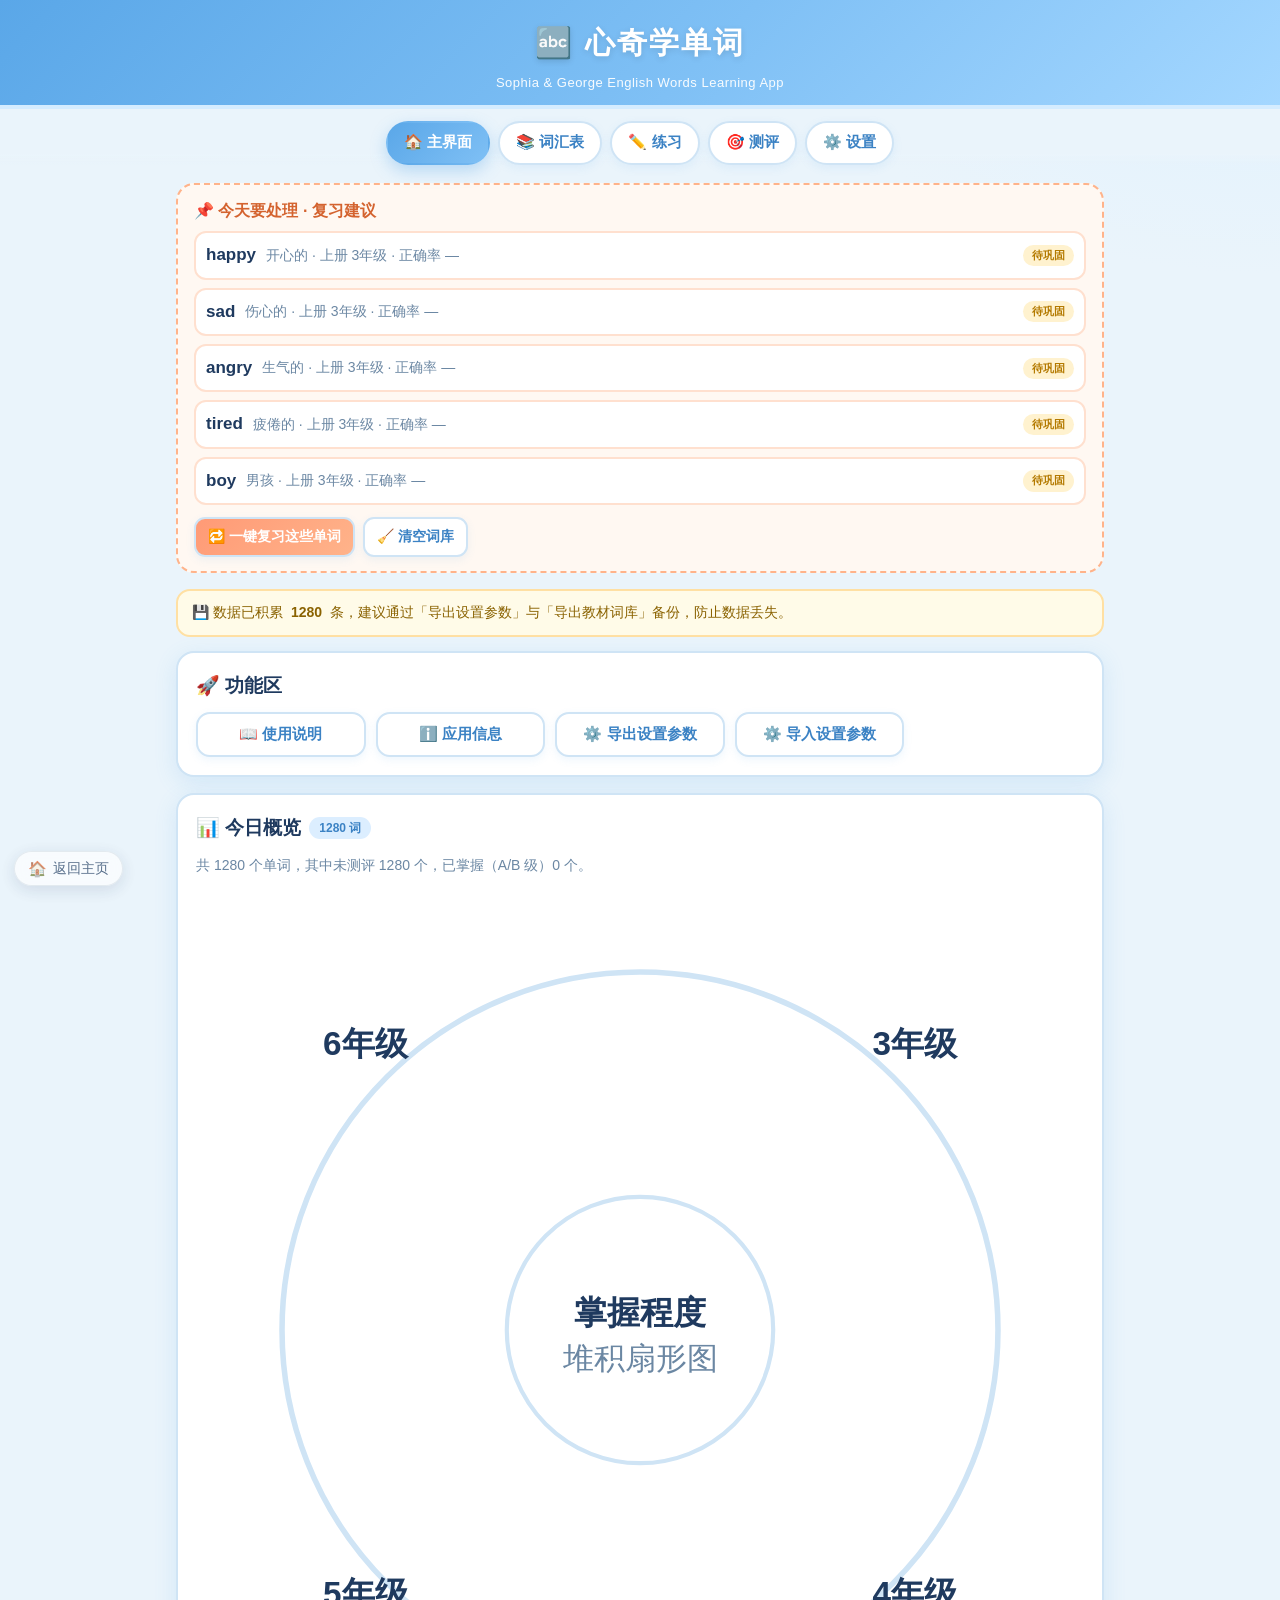
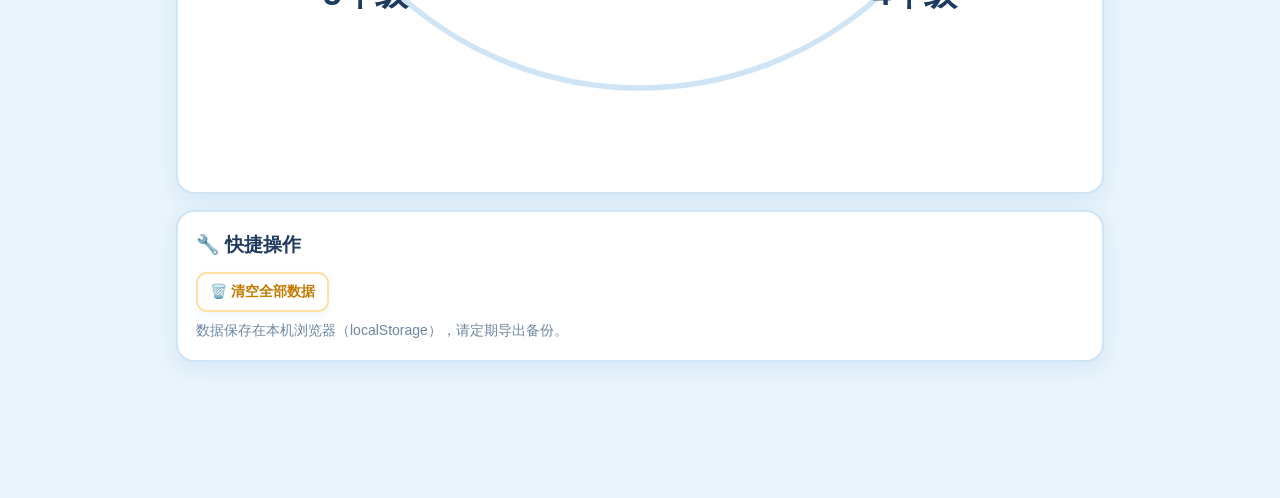
<file: apps/danci/index.html>
<!DOCTYPE html>
<html lang="zh-CN">
<head>
<meta charset="UTF-8">
<meta name="viewport" content="width=device-width, initial-scale=1, viewport-fit=cover">
<title>心奇学单词</title>
<style>
:root{
  --bg:#eaf4fb; --bg2:#f6fbff; --card:#ffffff;
  --primary:#5aa7e8; --primary-dark:#3b82c4; --primary-soft:#dceeff;
  --accent:#ff8f6b; --accent-dark:#f2704e;
  --text:#1f3a5f; --muted:#6b87a3;
  --border:#cfe4f5; --red:#ff5b5b; --green:#3bbf7a; --gold:#d4af37;
  --shadow:0 6px 22px rgba(90,167,232,.16);
  --radius:18px;
  --font:-apple-system,BlinkMacSystemFont,"Segoe UI",Roboto,"PingFang SC","Microsoft YaHei",sans-serif;
}
*{box-sizing:border-box; -webkit-tap-highlight-color:transparent;}
html,body{margin:0;padding:0;}
body{
  font-family:var(--font); color:var(--text); background:
    radial-gradient(1200px 500px at 10% -10%, #dcedff 0%, transparent 60%),
    radial-gradient(900px 500px at 100% 0%, #e0f2ff 0%, transparent 55%),
    var(--bg);
  min-height:100vh; font-size:16px; line-height:1.55;
}
button{font-family:inherit; cursor:pointer; border:none;}
input,select,textarea{font-family:inherit; font-size:16px;}
.hidden{display:none !important;}

/* ===== 顶部标题 ===== */
.app-header{
  text-align:center; padding:20px 16px 12px;
  background:linear-gradient(135deg,#5aa7e8,#7fc0f5 55%,#a4d7ff);
  color:#fff; border-bottom:4px solid #d4ecff;
}
.app-header h1{margin:0; font-size:30px; letter-spacing:2px; text-shadow:0 2px 6px rgba(0,0,0,.12);}
.app-header .sub{margin:6px 0 0; font-size:13px; opacity:.95; letter-spacing:.5px;}

/* ===== 导航 ===== */
.nav{display:flex; justify-content:center; gap:8px; padding:12px 12px 0; flex-wrap:wrap; position:sticky; top:0; z-index:30; background:linear-gradient(var(--bg) 80%,transparent);}
.nav button{
  display:flex; align-items:center; gap:6px; padding:10px 16px; min-height:44px;
  border-radius:999px; background:#fff; color:var(--primary-dark); font-size:15px; font-weight:600;
  border:2px solid var(--border); box-shadow:0 3px 10px rgba(90,167,232,.10);
  transition:.18s;
}
.nav button:hover{transform:translateY(-2px);}
.nav button.active{background:linear-gradient(135deg,#5aa7e8,#7fc0f5); color:#fff; border-color:transparent; box-shadow:0 6px 16px rgba(90,167,232,.35);}
.nav button:disabled{opacity:.45; cursor:not-allowed; transform:none;}

/* ===== 页面容器 ===== */
.page{display:none; max-width:960px; margin:0 auto; padding:18px 16px 120px; animation:fade .25s;}
.page.active{display:block;}
@keyframes fade{from{opacity:0; transform:translateY(6px);}to{opacity:1; transform:none;}}

.card{
  background:var(--card); border-radius:var(--radius); padding:18px;
  border:2px solid var(--border); box-shadow:var(--shadow); margin-bottom:16px;
}
.card h2{margin:0 0 12px; font-size:19px; display:flex; align-items:center; gap:8px;}
.card h2 .tag{font-size:12px; background:var(--primary-soft); color:var(--primary-dark); padding:2px 10px; border-radius:999px; font-weight:600;}
.muted{color:var(--muted); font-size:14px;}
.section-title{font-size:15px; font-weight:700; color:var(--primary-dark); margin:16px 0 8px; display:flex; align-items:center; gap:6px;}

/* ===== 按钮 ===== */
.btn{
  display:inline-flex; align-items:center; gap:8px; padding:11px 18px; min-height:44px;
  border-radius:14px; font-size:15px; font-weight:700; border:2px solid transparent;
  background:#fff; color:var(--primary-dark); border-color:var(--border); box-shadow:0 3px 8px rgba(90,167,232,.10);
  transition:.16s;
}
.btn:hover{transform:translateY(-1px); box-shadow:0 6px 14px rgba(90,167,232,.22);}
.btn.primary{background:linear-gradient(135deg,#5aa7e8,#7fc0f5); color:#fff; border-color:transparent;}
.btn.accent{background:linear-gradient(135deg,#ff9a76,#ffb38a); color:#fff;}
.btn.danger{background:#fff; color:#e5484d; border-color:#ffc9cc;}
.btn.warn{background:#fff; color:#c07a00; border-color:#ffe0a3;}
.btn.small{padding:7px 12px; min-height:40px; font-size:14px; border-radius:11px;}
.btn.block{width:100%; justify-content:center;}
.btn:disabled{opacity:.5; cursor:not-allowed; transform:none !important;}

/* ===== 表单 ===== */
label.fld{display:block; margin-bottom:14px;}
label.fld span.lbl{display:block; font-weight:700; font-size:14px; color:var(--text); margin-bottom:6px;}
input[type=text],input[type=number],select,textarea{
  width:100%; padding:11px 12px; border-radius:12px; border:2px solid var(--border);
  background:#fbfdff; color:var(--text); outline:none; transition:.15s;
}
input:focus,select:focus,textarea:focus{border-color:var(--primary); background:#fff; box-shadow:0 0 0 3px rgba(90,167,232,.15);}
textarea{resize:vertical; min-height:64px;}
input[type=checkbox],input[type=radio]{width:18px; height:18px; accent-color:#5aa7e8;}

.chip-group{display:flex; flex-wrap:wrap; gap:8px;}
.chip{
  display:inline-flex; align-items:center; gap:6px; padding:8px 14px; min-height:40px;
  border-radius:999px; border:2px solid var(--border); background:#fff; cursor:pointer;
  font-size:14px; font-weight:600; color:var(--muted); user-select:none; transition:.14s;
}
.chip input{display:none;}
.w-chip{display:inline-flex; align-items:center; gap:6px; padding:6px 10px; border-radius:999px; border:2px solid #b9c4cf; font-size:14px; font-weight:600; color:#33415c; cursor:default;}
.w-chip .dot{flex-shrink:0;}
.w-chip .w-in{display:inline-block; width:56px; padding:4px 6px; border:1.5px solid #8fa4b8; border-radius:8px; text-align:center; font-size:15px; font-weight:700; background:#fff; color:#1f3a5f; outline:none;}
.w-chip .w-in:focus{border-color:#5aa7e8; box-shadow:0 0 0 3px rgba(90,167,232,.15);}
.chip.on{background:var(--primary-soft); border-color:var(--primary); color:var(--primary-dark);}

/* ===== 今日复习 ===== */
.today-wrap{border:2.5px dashed #ffb38a; background:#fff8f2; border-radius:var(--radius); padding:14px 16px; margin-bottom:16px;}
.today-head{display:flex; align-items:center; gap:8px; font-weight:800; color:#d4632f;}
.today-item{display:flex; align-items:center; gap:10px; padding:9px 10px; margin-top:8px; background:#fff; border-radius:12px; border:2px solid #ffe0cf;}
.today-item.overdue{border-color:#ffb3b3; background:#fff4f4;}
.today-item .w{font-weight:800; font-size:17px;}
.today-item .m{color:var(--muted); font-size:14px; flex:1;}
.pill{font-size:11px; padding:2px 9px; border-radius:999px; font-weight:800; white-space:nowrap;}
.pill.red{background:#ffe1e1; color:#e5484d;}
.pill.yellow{background:#fff2cf; color:#b47a00;}
.pill.green{background:#e2f7ea; color:#1f9d55;}
.pill.gray{background:#eef2f6; color:#6b87a3;}

/* ===== 词汇表表格 ===== */
.wb-controls{display:flex; flex-wrap:wrap; gap:8px; align-items:center; margin-bottom:12px;}
.wb-controls input[type=text]{width:auto; flex:1; min-width:150px;}
.wb-controls select{width:auto;}
table.wb{width:100%; border-collapse:collapse; font-size:13px;}
table.wb th,table.wb td{padding:6px 7px; text-align:left; border-bottom:1px solid #eaf2fb; vertical-align:middle;}
table.wb th{color:var(--primary-dark); font-size:12px; background:#f2f9ff; white-space:nowrap;}
table.wb th.tight,table.wb td.tight{padding-left:4px; padding-right:4px;}
table.wb th.opt,table.wb td.opt{white-space:nowrap; text-align:center;}
table.wb td.opt .btn{padding:4px 9px; min-height:30px; font-size:13px;}
table.wb .act-row{display:inline-flex; gap:5px; align-items:center;}
table.wb td .acc-bar{height:7px; border-radius:4px; background:#eef3f9; overflow:hidden; min-width:56px;}
table.wb td .acc-bar i{display:block; height:100%; border-radius:4px;}
.dot{display:inline-block; width:12px; height:12px; border-radius:4px; margin-right:4px; vertical-align:-1px; border:1px solid rgba(0,0,0,.08);}
.band-legend{display:flex; flex-wrap:wrap; gap:10px; font-size:13px; color:var(--muted); margin-top:8px;}

/* ===== 练习页 ===== */
.prac-progress{display:flex; align-items:center; gap:10px; margin-bottom:14px;}
.prac-progress .bar{flex:1; height:10px; border-radius:6px; background:#e5f0fb; overflow:hidden;}
.prac-progress .bar i{display:block; height:100%; background:linear-gradient(90deg,#5aa7e8,#7fc0f5); border-radius:6px; transition:.3s;}
.prac-card{background:#fff; border:2px solid var(--border); border-radius:22px; padding:26px 20px; text-align:center; box-shadow:var(--shadow);}
.prac-card .src{font-size:13px; color:var(--muted); margin-bottom:6px;}
.prac-card .w{font-size:46px; font-weight:800; letter-spacing:1px; margin:6px 0;}
.prac-card .ph{font-size:20px; color:var(--muted); margin-bottom:10px;}
.prac-card .me{font-size:22px; font-weight:700; color:var(--primary-dark); margin-bottom:12px;}
.prac-extra{display:none; text-align:left; background:#f6fbff; border:2px dashed var(--border); border-radius:14px; padding:14px; margin-top:14px;}
.prac-extra.show{display:block;}
.prac-extra .line{margin:8px 0; font-size:15px;}
.prac-extra .k{font-weight:800; color:var(--primary-dark);}
.prac-nav{display:flex; gap:10px; justify-content:center; margin-top:18px; flex-wrap:wrap;}

/* ===== 测评页 ===== */
.quiz-top{display:flex; align-items:center; justify-content:space-between; gap:10px; margin-bottom:16px; flex-wrap:wrap;}
.quiz-top .count{font-weight:800; font-size:16px;}
.quiz-mode-tag{font-size:12px; padding:3px 10px; border-radius:999px; background:var(--primary-soft); color:var(--primary-dark); font-weight:700;}
.deck-status{display:flex; gap:6px; flex-wrap:wrap; margin-bottom:18px; justify-content:center;}
.deck-status .ds{width:26px; height:26px; border-radius:8px; display:flex; align-items:center; justify-content:center; font-size:12px; font-weight:800; border:2px solid var(--border); background:#fff; color:var(--muted); transition:.2s;}
.deck-status .ds.done{background:#e2f7ea; border-color:#9fdcb7; color:#1f9d55;}
.deck-status .ds.cur{background:linear-gradient(135deg,#5aa7e8,#7fc0f5); color:#fff; border-color:transparent; transform:scale(1.15);}

.flip-scene{perspective:1400px; width:100%; max-width:360px; margin:0 auto;}
.flipper{position:relative; width:100%; aspect-ratio:3/4; transition:transform .6s cubic-bezier(.4,.2,.2,1); transform-style:preserve-3d; cursor:pointer;}
.flipper.flipped{transform:rotateY(180deg);}
.face{position:absolute; inset:0; border-radius:24px; backface-visibility:hidden; -webkit-backface-visibility:hidden; overflow:hidden; box-shadow:0 14px 34px rgba(31,58,95,.25);}
.face.back{background:#1f3a5f;}
.face.front{background:#fff; border:3px solid var(--border); transform:rotateY(180deg); display:flex; flex-direction:column;}

.front-top{background:linear-gradient(135deg,#fff,#f2f9ff); padding:16px; border-bottom:2px dashed var(--border); position:relative; min-height:96px; display:flex; align-items:center; justify-content:center;}
.front-top .cn{font-size:34px; font-weight:800;}
.front-mid{padding:20px 16px; flex:1; display:flex; flex-direction:column; align-items:center; justify-content:center; gap:4px; position:relative;}
.front-mid .en{font-size:34px; font-weight:800; letter-spacing:.5px;}
.front-mid .ph{font-size:18px; color:var(--muted);}
.front-mid .speak{font-size:14px; color:var(--primary-dark); cursor:pointer; margin-top:6px; display:inline-flex; gap:4px; align-items:center;}
.front-judge{border-top:2px dashed var(--border); padding:14px; background:#fbfdff; border-radius:0 0 24px 24px;}

.fog{position:absolute; inset:0; display:flex; align-items:center; justify-content:center; cursor:pointer; transition:opacity .4s;}
.fog.big{background:rgba(120,140,160,.82); backdrop-filter:blur(6px); -webkit-backdrop-filter:blur(6px);}
.fog .fog-txt{color:#fff; font-weight:800; font-size:15px; background:rgba(0,0,0,.25); padding:6px 14px; border-radius:999px; letter-spacing:1px;}
.fog.cleared{opacity:0; pointer-events:none;}

.judge-btns{display:flex; gap:12px; justify-content:center; align-items:center;}
.judge-btns .jb{flex:1; max-width:150px; min-height:56px; border-radius:16px; font-size:20px; font-weight:800; display:flex; align-items:center; justify-content:center; gap:6px; transition:.15s;}
.jb.yes{background:#e7f8ee; color:#1f9d55; border:2px solid #9fdcb7;}
.jb.no{background:#ffecec; color:#e5484d; border:2px solid #ffb3b3;}
.jb:hover{transform:translateY(-2px); box-shadow:0 6px 14px rgba(0,0,0,.10);}
.jb:disabled{opacity:.4; cursor:not-allowed; transform:none;}
.judge-hint{font-size:13px; color:var(--muted); text-align:center; margin-top:2px;}

/* ===== 玫瑰图 ===== */
.rose-wrap{display:flex; flex-direction:column; gap:10px; align-items:center;}
.rose-wrap svg{max-width:100%; height:auto;}
.rose-legend{display:flex; flex-wrap:wrap; gap:8px; justify-content:center; font-size:13px;}
.rose-legend .lg{display:flex; align-items:center; gap:4px; color:var(--muted);}
.rose-legend .sw{width:14px; height:14px; border-radius:4px; display:inline-block; border:1px solid rgba(0,0,0,.08);}

/* ===== 范围勾选行 & 悬停提示 ===== */
.range-row{display:flex; align-items:center; gap:8px; flex-wrap:wrap; margin-bottom:6px;}
.range-g{font-weight:700; color:var(--text); min-width:56px; font-size:14px;}
.rose-tip{position:fixed; z-index:300; background:#1f3a5f; color:#fff; padding:6px 12px; border-radius:8px; font-size:13px; pointer-events:none; display:none; box-shadow:0 4px 12px rgba(0,0,0,.22); max-width:260px;}

/* ===== 弹窗 ===== */
.modal-mask{position:fixed; inset:0; background:rgba(31,58,95,.45); display:flex; align-items:center; justify-content:center; z-index:100; padding:16px; animation:fade .2s;}
.modal{
  background:#fff; border-radius:22px; border:4px solid #a4d7ff; box-shadow:0 20px 60px rgba(31,58,95,.4);
  width:100%; max-width:480px; max-height:86vh; overflow:auto; padding:22px; position:relative;
}
.modal h3{margin:0 0 14px; font-size:20px; display:flex; align-items:center; gap:8px;}
.modal .close{position:absolute; top:12px; right:12px; width:38px; height:38px; border-radius:50%; background:#f0f6fd; color:var(--muted); font-size:18px; font-weight:800; display:flex; align-items:center; justify-content:center;}
.modal-actions{display:flex; gap:10px; justify-content:flex-end; margin-top:18px; flex-wrap:wrap;}
.result-hero{text-align:center; padding:6px 0 14px;}
.result-hero .big{font-size:52px; font-weight:800; color:var(--primary-dark);}
.result-hero .label{color:var(--muted); font-size:14px;}
.result-hero .enc{font-size:22px; font-weight:800; margin-top:8px; color:var(--accent-dark);}
.result-hero .enc-en{font-size:15px; color:var(--muted); margin-top:2px;}

/* ===== 提示条 ===== */
.toast{position:fixed; left:50%; bottom:24px; transform:translateX(-50%) translateY(20px); background:#1f3a5f; color:#fff; padding:12px 20px; border-radius:14px; font-size:14px; opacity:0; transition:.3s; z-index:200; pointer-events:none; max-width:90%; text-align:center;}
.toast.show{opacity:1; transform:translateX(-50%) translateY(0);}
.backup-tip{background:#fffbe8; border:2px solid #ffe0a3; border-radius:14px; padding:11px 14px; font-size:14px; color:#8a6200; margin-bottom:14px; display:flex; align-items:center; gap:8px;}

/* ===== 底部导航（移动端） ===== */
.bottom-nav{display:none; position:fixed; bottom:0; left:0; right:0; z-index:40; background:#fff; border-top:2px solid var(--border); padding:6px 8px calc(6px + env(safe-area-inset-bottom));}
.bottom-nav .bn{display:flex; justify-content:space-around;}
.bottom-nav button{background:none; display:flex; flex-direction:column; align-items:center; gap:2px; font-size:11px; color:var(--muted); min-height:50px; padding:4px 6px; border-radius:10px; font-weight:600;}
.bottom-nav button .ic{font-size:20px;}
.bottom-nav button.active{color:var(--primary-dark); background:var(--primary-soft);}
.bottom-nav button:disabled{opacity:.4;}

/* ===== 响应式 ===== */
@media (max-width:768px){
  .nav{display:none;}
  .bottom-nav{display:block;}
  .app-header h1{font-size:24px;}
  .prac-card .w{font-size:36px;}
  table.wb{font-size:12px;}
  table.wb th,table.wb td{padding:5px 4px;}
}
@media (min-width:769px){
  .bottom-nav{display:none;}
}
</style>
</head>
<body>

<header class="app-header">
  <h1>🔤 心奇学单词</h1>
  <div class="sub">Sophia &amp; George English Words Learning App</div>
</header>

<nav class="nav" id="topNav">
  <button data-page="home" class="active">🏠 主界面</button>
  <button data-page="wordbank">📚 词汇表</button>
  <button data-page="practice">✏️ 练习</button>
  <button data-page="assessment">🎯 测评</button>
  <button data-page="settings">⚙️ 设置</button>
</nav>

<main>
  <!-- ============ 主界面 ============ -->
  <section class="page active" id="page-home"></section>

  <!-- ============ 词汇表页 ============ -->
  <section class="page" id="page-wordbank"></section>

  <!-- ============ 练习页 ============ -->
  <section class="page" id="page-practice"></section>

  <!-- ============ 测评页 ============ -->
  <section class="page" id="page-assessment"></section>

  <!-- ============ 设置页 ============ -->
  <section class="page" id="page-settings"></section>
</main>

<nav class="bottom-nav" id="bottomNav">
  <div class="bn">
    <button data-page="home" class="active"><span class="ic">🏠</span>主界面</button>
    <button data-page="wordbank"><span class="ic">📚</span>词汇表</button>
    <button data-page="practice"><span class="ic">✏️</span>练习</button>
    <button data-page="assessment"><span class="ic">🎯</span>测评</button>
    <button data-page="settings"><span class="ic">⚙️</span>设置</button>
  </div>
</nav>

<div id="modalRoot"></div>
<div class="toast" id="toast"></div>

<script>
/* ============================================================
   心奇学单词 · 单文件应用  v1.0
   ============================================================ */
const APP_VERSION = '1.0';
const STORE_KEY = 'wb_xinqi_state_v2';
const VOCAB_VERSION = 'sh2022-1';

/* ---------- 常量 ---------- */
const SEM = {1:'上册', 2:'下册'};
const GRADES = [3,4,5,6];
const LEVEL = {1:'核心词汇', 2:'二级词', 3:'一般要求'};
const LEVEL_TIP = {1:'核心词汇（粗体）', 2:'二级词（加星*）', 3:'一般要求'};
const BAND = {
  F:{label:'未测评', color:'#ffffff', weight:5,  acc:'—'},
  E:{label:'≤20%',  color:'#f8a5c2', weight:10, acc:'0-20%'},
  D:{label:'20-40%',color:'#ffb088', weight:5,  acc:'20-40%'},
  C:{label:'40-80%',color:'#ffe08a', weight:3,  acc:'40-80%'},
  B:{label:'80-95%',color:'#9ad0f5', weight:2,  acc:'80-95%'},
  A:{label:'95-100%',color:'#a8e6a3', weight:1,  acc:'95-100%'}
};
const DEFAULT_ENCOURAGE = {
  A:{en:'Excellent!',       zh:'太棒了，你是单词小达人！'},
  B:{en:'Great job!',       zh:'真厉害，继续保持哦！'},
  C:{en:'Good work!',       zh:'很不错，再练练就更好了！'},
  D:{en:'Keep going!',      zh:'继续加油，你能行！'},
  E:{en:'Don\'t give up!',  zh:'别灰心，多练几次就记住啦！'},
  F:{en:'Let\'s practice!', zh:'一起再练一遍吧！'}
};

/* ---------- 沪教版（牛津上海版）3–6 年级教材词库 ---------- */
// 掌握分级：1=核心词汇(粗体) 2=二级词(加星*) 3=一般要求
// 词条：[英文, 音标, 释义, 造句, 扩展记忆, 年级, 册(1上2下), 单元, 分级]
/* ---------- 沪教版（上海教育出版社 · 2022 课标修订版）三至六年级教材词库 ---------- */
// 掌握分级：1=核心词汇(粗体) 2=二级词(加星*) 3=一般要求
// 词条：[英文, 音标, 释义, 造句, 扩展记忆, 年级, 册(1上2下), 单元, 分级]
// 单元：1-12 为单元；90=专有名词 91=星期 92=数字 93=月份 94=基数词 95=序数词
/* ---------- 沪教版（上海教育出版社 · 2022 课标修订版）三至六年级教材词库 ---------- */
// 掌握分级：1=核心词汇(粗体) 2=二级词(加星*) 3=一般要求
// 词条：[英文, 音标, 释义, 造句, 扩展记忆, 年级, 册(1上2下), 单元, 分级]
// 单元：1-12 为单元；90=专有名词 91=星期 92=数字 93=月份 94=基数词 95=序数词
/* ---------- 沪教版（上海教育出版社 · 2022 课标修订版）三至六年级教材词库 ---------- */
// 掌握分级：1=核心词汇(粗体) 2=二级词(加星*) 3=一般要求
// 词条：[英文, 音标, 释义, 造句, 扩展记忆, 年级, 册(1上2下), 单元, 分级]
// 单元：1-12 为单元；90=专有名词 91=星期 92=数字 93=月份 94=基数词 95=序数词
const VOCAB = [
['happy','/ˈhæpi/','开心的','I am very happy today.','词根 hap(运气) + -y；联想：运气好 → 开心。',3,1,1,1],
['sad','/sæd/','伤心的','She is sad.','联想：s 像下垂的嘴角，表示难过。',3,1,1,1],
['angry','/ˈæŋɡri/','生气的','He is angry.','联想：anger(生气) + -y。',3,1,1,1],
['tired','/ˈtaɪəd/','疲倦的','I am tired.','联想：tire(使疲劳) + -d。',3,1,1,1],
['boy','/bɔɪ/','男孩','He is a boy.','联想：boy 男孩，与 girl 相对。',3,1,1,1],
['girl','/ɡɜːl/','女孩','She is a girl.','联想：girl 女孩，与 boy 相对。',3,1,1,1],
['I','/aɪ/','我','I am a pupil.','',3,1,1,1],
['am','/æm/','是','I am a student.','',3,1,1,1],
['cold','/kəʊld/','冷的','It is cold today.','联想：cold 冷的，反义 hot。',3,1,1,2],
['OK','/ˌəʊˈkeɪ/','对；好；行','I like OK.','',3,1,1,1],
['find','/faɪnd/','找到','I find my book.','',3,1,1,2],
['pencil','/ˈpensl/','铅笔','This is my pencil.','联想：pen(笔) + cil；铅笔芯是 c 形。',3,1,1,2],
['too','/tuː/','也；太','I like too.','',3,1,1,1],
['well','/wel/','好；就这样；好啦','I like well.','',3,1,1,2],
['now','/naʊ/','现在','I must go now.','',3,1,1,2],
['look at the blackboard','','看黑板','Let\'s look at the blackboard.','',3,1,1,3],
['Good morning.','','上午好。','Good morning.','',3,1,1,3],
['How are you?','','你好吗？','How are you?','',3,1,1,3],
['Not so good.','','不太好。','Not so good.','',3,1,1,3],
['Let\'s close the window.','','我们把窗户关上吧。','Let\'s close the window.','',3,1,1,3],
['Fine, thank you.','','很好，谢谢。','Fine, thank you.','',3,1,1,3],
['brother','/ˈbrʌðə(r)/','哥哥；弟弟','This is my brother.','联想：bro(兄) + ther；与 sister 相对。',3,1,2,1],
['me','/miː/','我','This is me.','',3,1,2,1],
['family','/ˈfæməli/','家庭','I love my family.','联想：father and mother I love you 首字母 F-A-M-I-L-Y。',3,1,2,1],
['my','/maɪ/','我的','This is my bag.','',3,1,2,1],
['name','/neɪm/','名字','My name is Kitty.','',3,1,2,1],
['is','/ɪz/','是','He is my friend.','',3,1,2,1],
['this','/ðɪs/','这；这个','This is a cat.','',3,1,2,1],
['and','/ænd/','和','You and I.','',3,1,2,1],
['she','/ʃiː/','她','She is my sister.','',3,1,2,1],
['he','/hiː/','他','He is my brother.','',3,1,2,1],
['who','/huː/','谁','Who is she?','',3,1,2,1],
['twin','/twɪn/','双胞胎之一','They are twins.','联想：tw(二) + in，双胞胎成双。',3,1,2,1],
['big','/bɪɡ/','大的','The elephant is big.','',3,1,2,1],
['family tree','','家庭树','I like family tree.','',3,1,2,3],
['Hi.','','嗨，你好。','Hi.','',3,1,2,3],
['grandfather (grandpa)','/ˈɡrænfɑːðə(r)/','（外）祖父；爷爷；外公','I like grandfather.','构词：grand(祖辈) + father(爸爸)。',3,1,2,1],
['grandmother (grandma)','/ˈɡrænmʌðə(r)/','（外）祖母；奶奶；外婆','I like grandmother.','构词：grand(祖辈) + mother(妈妈)。',3,1,2,1],
['father','/ˈfɑːðə(r)/','爸爸','My father is tall.','',3,1,2,1],
['mother','/ˈmʌðə(r)/','妈妈','My mother is kind.','',3,1,2,1],
['sister','/ˈsɪstə(r)/','姐姐；妹妹','This is my sister.','联想：sis + ter，与 brother 相对。',3,1,2,1],
['head','/hed/','头','This is my head.','联想：head 头，hat(帽子)戴在 head 上。',3,1,3,1],
['eye','/aɪ/','眼睛','I have two eyes.','联想：e 像眼睛，中间 y 像鼻子。',3,1,3,1],
['ear','/ɪə(r)/','耳朵','The rabbit has long ears.','联想：ear 耳朵，与 hear(听见) 形近。',3,1,3,1],
['mouth','/maʊθ/','嘴巴','Open your mouth.','联想：mouth 嘴，与 month(月) 形近易混。',3,1,3,1],
['hair','/heə(r)/','头发','My hair is black.','联想：hair 头发，与 chair(椅子) 押韵。',3,1,3,1],
['nose','/nəʊz/','鼻子','This is my nose.','联想：nose 鼻子，与 rose(玫瑰) 押韵。',3,1,3,1],
['face','/feɪs/','脸','Wash your face.','联想：face 脸，与 race(比赛) 押韵。',3,1,3,1],
['a (an)','/ə/','一；一个','I like a.','',3,1,3,1],
['haircut','/ˈheəkʌt/','理发；发型','I like haircut.','',3,1,3,3],
['your','/jɔː(r)/','你的；你们的','This is your pen.','',3,1,3,1],
['long','/lɒŋ/','长的','My hair is long.','联想：long 长，反义 short。',3,1,3,1],
['but','/bʌt/','但是','It is small but nice.','',3,1,3,1],
['like','/laɪk/','喜欢','I like apples.','',3,1,3,1],
['see','/siː/','看见','I can see a bird.','联想：see 看见，与 sea(大海) 同音。',3,1,3,1],
['sit','/sɪt/','坐','Please sit down.','联想：sit 坐，反义 stand。',3,1,3,1],
['on','/ɒn/','在……上','I like on.','',3,1,3,2],
['chair','/tʃeə(r)/','椅子','Sit on the chair.','联想：chair 椅子，与 hair 押韵。',3,1,3,2],
['please','/pliːz/','请','Sit down, please.','词源：pleas(取悦) + -e；请、令高兴。',3,1,3,1],
['you','/juː/','你；你们','How are you?','',3,1,3,1],
['have','/hæv/','有','I have a book.','联想：have 有，第三人称单数 has。',3,1,3,1],
['short','/ʃɔːt/','短的；个子矮的','My pencil is short.','联想：short 短/矮，反义 long/tall。',3,1,3,1],
['mum','/mʌm/','妈妈','This is my mum.','',3,1,3,1],
['You look great!','','你看起来很棒！','You look great!','',3,1,3,3],
['skip','/skɪp/','跳绳','I can skip.','联想：skip 跳绳，与 slip(滑) 形近。',3,1,4,1],
['run','/rʌn/','跑','I can run fast.','联想：run 跑，与 fun(乐趣) 押韵。',3,1,4,1],
['fly a kite','','放风筝','Let\'s fly a kite.','',3,1,4,3],
['skateboard','/ˈskeɪtbɔːd/','滑滑板','I can skateboard.','构词：skate(滑) + board(板)。',3,1,4,1],
['ride a bike','','骑自行车','Let\'s ride a bike.','',3,1,4,3],
['child (复数children)','/tʃaɪld/','孩子','The child is happy.','',3,1,4,1],
['in','/ɪn/','在……里面','The cat is in the box.','',3,1,4,1],
['the','/ðə/','（表示特指）','This is the sun.','',3,1,4,1],
['park','/pɑːk/','公园','We play in the park.','',3,1,4,1],
['are','/ɑː(r)/','是','They are my friends.','',3,1,4,1],
['can','/kæn/','能够','This is a can.','',3,1,4,1],
['fun','/fʌn/','有趣的；乐趣','It is great fun.','',3,1,4,1],
['fast','/fɑːst/','快的；快；快速','The train is fast.','联想：fast 快，反义 slow。',3,1,4,2],
['help','/help/','帮助','Can you help me?','',3,1,4,2],
['together','/təˈɡeðə(r)/','一起','We play together.','构词：to + gether。',3,1,4,3],
['get','/ɡet/','去取；得到；获得','I get up early.','',3,1,4,2],
['bring','/brɪŋ/','带来','Please bring a book.','联想：bring 带来，反义 take 带走。',3,1,4,1],
['jump','/dʒʌmp/','跳','The rabbit can jump.','联想：jump 跳，u 像向上跳的弧线。',3,1,4,1],
['Hello.','','喂，你好。','Hello.','',3,1,4,3],
['milk','/mɪlk/','牛奶','I drink milk.','联想：milk 牛奶，与 silk(丝绸) 押韵。',3,1,5,1],
['juice','/dʒuːs/','果汁','I like juice.','联想：juice 果汁，uice 组合。',3,1,5,1],
['tomato','/təˈmɑːtəʊ/','西红柿','This is a tomato.','联想：tomato 西红柿，与 potato 押韵。',3,1,5,1],
['carrot','/ˈkærət/','胡萝卜','The rabbit likes carrots.','联想：carrot 胡萝卜，rabbit 最爱。',3,1,5,1],
['apple','/ˈæpl/','苹果','I eat an apple.','联想：A 像苹果把儿，apple 苹果。',3,1,5,1],
['banana','/bəˈnɑːnə/','香蕉','This is a banana.','联想：banana 里三个 a，像三根香蕉。',3,1,5,1],
['grape','/ɡreɪp/','葡萄','The grape is sweet.','联想：grape 葡萄，一串串 g。',3,1,5,1],
['meat','/miːt/','肉','I like meat.','联想：meat 肉，与 meet(遇见) 同音。',3,1,5,1],
['fish','/fɪʃ/','鱼；鱼肉','The fish swims.','联想：fish 鱼，与 dish(盘子) 押韵。',3,1,5,1],
['funny','/ˈfʌni/','有趣的','It is a funny story.','',3,1,5,3],
['food','/fuːd/','食物','The food is nice.','联想：food 食物，oo 像两个鸡蛋。',3,1,5,2],
['what','/wɒt/','什么','What is this?','',3,1,5,1],
['some','/sʌm/','一些','I have some books.','',3,1,5,1],
['fruit','/fruːt/','水果','Fruit is good for you.','联想：fruit 水果，与 foot(脚) 形近。',3,1,5,1],
['vegetable','/ˈvedʒtəbl/','蔬菜','I eat vegetables.','构词：veget(植物) + -able。',3,1,5,1],
['cut','/kʌt/','切','I cut the paper.','',3,1,5,1],
['we','/wiː/','我们','We are friends.','',3,1,5,2],
['no','/nəʊ/','不；不是','No, thank you.','',3,1,5,1],
['for','/fɔː(r)/','（表示对象、用途等）给；对','I like for.','',3,1,5,2],
['yes','/jes/','是的','Yes, please.','',3,1,5,1],
['chicken','/ˈtʃɪkɪn/','鸡肉','I like chicken.','',3,1,5,1],
['soup','/suːp/','汤','The soup is hot.','',3,1,5,1],
['squirrel','/ˈskwɪrəl/','松鼠','The squirrel is cute.','联想：squirrel 松鼠，qu 发 /kw/。',3,1,6,1],
['rabbit','/ˈræbɪt/','兔子','The rabbit is white.','联想：rabbit 兔子，双写 b。',3,1,6,1],
['cat','/kæt/','猫','The cat is small.','',3,1,6,1],
['mouse (复数mice)','/maʊs/','老鼠','The mouse is small.','联想：mouse 老鼠，复数 mice（不规则）。',3,1,6,1],
['dog','/dɒɡ/','狗','I have a dog.','联想：dog 狗，与 log(木头) 押韵。',3,1,6,1],
['frog','/frɒɡ/','青蛙','The frog is green.','联想：frog 青蛙，与 fog(雾) 形近。',3,1,6,3],
['day','/deɪ/','白天；一天','What a nice day!','',3,1,6,2],
['it','/ɪt/','它','It is a cat.','',3,1,6,1],
['nice','/naɪs/','美好的','You look nice.','',3,1,6,1],
['has','/hæz/','有（have的第三人称单数）','She has a book.','',3,1,6,1],
['small','/smɔːl/','小的','The bird is small.','',3,1,6,1],
['cute','/kjuːt/','可爱的','The baby is cute.','',3,1,6,1],
['that','/ðæt/','那；那个','That is a dog.','',3,1,6,1],
['they','/ðeɪ/','他们；她们；它们','They are my friends.','',3,1,6,1],
['tail','/teɪl/','尾巴','The dog has a long tail.','',3,1,6,1],
['two','/tuː/','二；二个（人或物）','I have two hands.','联想：two 二，与 too(也) 同音。',3,1,6,1],
['animal','/ˈænɪml/','动物','I like animals.','词根：anim(生命) + -al。',3,1,6,1],
['eat','/iːt/','吃','I eat an apple.','',3,1,6,2],
['bad','/bæd/','坏的','It is not bad.','',3,1,6,2],
['bug','/bʌɡ/','虫子','Look! A bug.','',3,1,6,1],
['sunny','/ˈsʌni/','晴朗的','It is sunny today.','构词：sun(太阳) + -ny。',3,1,7,1],
['sun','/sʌn/','太阳','The sun is bright.','',3,1,7,1],
['windy','/ˈwɪndi/','刮风的','It is windy today.','构词：wind(风) + -y。',3,1,7,1],
['wind','/wɪnd/','风','The wind blows.','',3,1,7,1],
['rainy','/ˈreɪni/','下雨的','It is rainy.','构词：rain(雨) + -y。',3,1,7,1],
['rain','/reɪn/','雨；下雨','It is raining.','',3,1,7,1],
['cloudy','/ˈklaʊdi/','多云的','It is cloudy.','构词：cloud(云) + -y。',3,1,7,1],
['cloud','/klaʊd/','云','The cloud is white.','',3,1,7,1],
['different','/ˈdɪfrənt/','不同的','We are different.','',3,1,7,3],
['weather','/ˈweðə(r)/','天气','How is the weather?','联想：weather 天气，与 whether(是否) 同音。',3,1,7,1],
['how','/haʊ/','怎样；如何','How are you?','',3,1,7,1],
['today','/təˈdeɪ/','今天','Today is Monday.','',3,1,7,1],
['hat','/hæt/','帽子','I wear a hat.','联想：hat 帽子，与 cat(猫) 押韵。',3,1,7,1],
['plant','/plɑːnt/','植物','I plant a tree.','联想：plant 植物/种植。',3,1,7,2],
['hot','/hɒt/','热的','It is hot in summer.','联想：hot 热，反义 cold。',3,1,7,2],
['very','/ˈveri/','非常','I am very happy.','',3,1,7,1],
['go to the park','','去公园','Let\'s go to the park.','',3,1,7,3],
['Hooray!','','好极了！','Hooray!','',3,1,7,3],
['Oh, dear!','','哦，天哪！','Oh, dear!','',3,1,7,3],
['cake','/keɪk/','蛋糕','The cake is sweet.','联想：cake 蛋糕，与 bake(烤) 押韵。',3,1,8,1],
['candle','/ˈkændl/','蜡烛','There are ten candles.','联想：candle 蜡烛，与 candy(糖) 形近。',3,1,8,1],
['gift','/ɡɪft/','礼物','This is a gift for you.','联想：gift 礼物，与 give(给) 同源。',3,1,8,1],
['toy plane','','玩具飞机','I like toy plane.','',3,1,8,1],
['doll','/dɒl/','玩具娃娃','This is my doll.','联想：doll 娃娃，与 ball 押韵。',3,1,8,1],
['card','/kɑːd/','卡片','I make a card.','联想：card 卡片，与 car(汽车) 形近。',3,1,8,1],
['noodles','/ˈnuːdlz/','面条','I like noodles.','联想：noodles 面条，像两条 n。',3,1,8,1],
['come','/kʌm/','来','Please come here.','联想：come 来，反义 go。',3,1,8,1],
['love','/lʌv/','爱','I love my family.','联想：love 爱，o 像一颗心。',3,1,8,1],
['dad','/dæd/','爸爸','This is my dad.','',3,1,8,1],
['afternoon','/ˌɑːftəˈnuːn/','下午','Good afternoon!','',3,1,8,1],
['share','/ʃeə(r)/','分享','We share the toys.','联想：share 分享，与 care(关心) 押韵。',3,1,8,2],
['his','/hɪz/','他的','This is his book.','',3,1,8,1],
['evening','/ˈiːvnɪŋ/','傍晚；晚上','Good evening!','',3,1,8,1],
['ten years old','','十岁','I like ten years old.','',3,1,8,3],
['go out','','出去','Let\'s go out.','',3,1,8,3],
['Happy birthday!','','生日快乐！','Happy birthday!','',3,1,8,3],
['What a lovely picture!','','多么可爱的一幅画啊！','What a lovely picture!','',3,1,8,3],
['China','/ˈtʃaɪnə/','中国','I live in China.','',3,1,90,3],
['Thailand','/ˈtaɪlænd/','泰国','I like Thailand.','',3,1,90,3],
['UK','/ˌjuː ˈkeɪ/','英国','I like UK.','',3,1,90,3],
['our','/ˈaʊə(r)/','我们的','This is our school.','',3,2,1,1],
['read','/riːd/','阅读','I read books.','联想：read 读，与 bread(面包) 押韵。',3,2,1,1],
['sing','/sɪŋ/','唱歌','I can sing.','联想：sing 唱，与 song(歌) 相关。',3,2,1,1],
['paint','/peɪnt/','用颜料画','I like to paint.','',3,2,1,1],
['dance','/dɑːns/','跳舞','She can dance.','联想：dance 跳舞，a 像舞姿。',3,2,1,1],
['swim','/swɪm/','游泳','I can swim.','联想：swim 游泳，w 像波浪。',3,2,1,1],
['play basketball','','打篮球','Let\'s play basketball.','',3,2,1,1],
['play ping-pong','','打乒乓球','Let\'s play ping-pong.','',3,2,1,1],
['play football','','踢足球','Let\'s play football.','',3,2,1,1],
['Ms','/mɪz/','女士','This is Ms Li.','',3,2,1,1],
['talk','/tɔːk/','讨论；谈论','We talk in class.','',3,2,1,1],
['hobby','/ˈhɒbi/','业余爱好','My hobby is reading.','',3,2,1,3],
['do','/duː/','做，干，办（某事）','I do my homework.','',3,2,1,1],
['free','/friː/','空闲的','I am free now.','',3,2,1,1],
['music','/ˈmjuːzɪk/','音乐','I like Music.','词根：muse(缪斯，文艺女神) + -ic。',3,2,1,2],
['favourite','/ˈfeɪvərɪt/','最喜欢的','My favourite food is rice.','构词：favour(偏爱) + -ite。',3,2,1,1],
['sport','/spɔːt/','体育运动','I like sport.','联想：sport 运动，与 port(港口) 形近。',3,2,1,1],
['play a game','','做游戏','Let\'s play a game.','',3,2,2,1],
['take a photo','','拍照','Let\'s take a photo.','',3,2,2,1],
['row a boat','','划船','Let\'s row a boat.','',3,2,2,3],
['tell a story','','讲故事','Let\'s tell a story.','',3,2,2,1],
['boat','/bəʊt/','小船','This is a boat.','联想：boat 小船，o 像船身。',3,2,2,1],
['sandcastle','/ˈsændkɑːsl/','沙堡','We make a sandcastle.','构词：sand(沙) + castle(城堡)。',3,2,2,3],
['great','/ɡreɪt/','很好的；很棒的','That is great!','',3,2,2,1],
['sand','/sænd/','沙子','The sand is soft.','',3,2,2,3],
['join','/dʒɔɪn/','参与；加入到……之中','Can I join you?','',3,2,2,3],
['meet','/miːt/','（与……）见面','I meet my friend.','联想：meet 迎接，与 meat 同音。',3,2,2,1],
['her','/hɜː(r)/','她的','This is her bag.','联想：her 她/她的，与 he 相关。',3,2,2,1],
['us','/ʌs/','我们','Come with us.','',3,2,2,1],
['we','/wiː/','我们','We are friends.','',3,2,2,1],
['play in the sand','','玩沙子','Let\'s play in the sand.','',3,2,2,3],
['play beach volleyball','','玩沙滩排球','Let\'s play beach volleyball.','',3,2,2,3],
['sweater','/ˈswetə(r)/','毛衣','This is my sweater.','构词：sweat(汗) + -er，保暖出汗的毛衣。',3,2,3,1],
['T-shirt','/ˈtiːʃɜːt/','T恤衫；短袖汗衫','I like T-shirt.','',3,2,3,3],
['skirt','/skɜːt/','短裙；半身裙','The skirt is red.','联想：skirt 短裙，与 shirt 形近。',3,2,3,1],
['dress','/dres/','连衣裙','She wears a dress.','联想：dress 连衣裙，与 address(地址) 形近。',3,2,3,1],
['shirt','/ʃɜːt/','衬衫','The shirt is white.','联想：shirt 衬衫，与 skirt 形近易混。',3,2,3,1],
['trousers','/ˈtraʊzəz/','裤子','These are my trousers.','联想：trousers 裤子，成双成对用复数。',3,2,3,1],
['shorts','/ʃɔːts/','短裤','I wear shorts.','构词：short(短) + -s。',3,2,3,1],
['coat','/kəʊt/','外套；外衣；大衣','This is my coat.','联想：coat 外套，与 boat(船) 押韵。',3,2,3,1],
['cap','/kæp/','帽子','I wear a cap.','',3,2,3,1],
['shoes','/ʃuːz/','鞋子','I have new shoes.','联想：shoes 鞋，成双用复数。',3,2,3,1],
['student','/ˈstjuːdnt/','学生','I am a student.','词根：study(学习) + -ent(人)。',3,2,3,1],
['wear','/weə(r)/','穿；戴；佩戴','I wear a coat.','联想：wear 穿，与 where(哪里) 同音。',3,2,3,1],
['school','/skuːl/','学校','I go to school.','词根：schol(学习) + ool。',3,2,3,1],
['different','/ˈdɪfrənt/','不同的','We are different.','',3,2,3,3],
['clothes','/kləʊðz/','衣服；服装','These are my clothes.','',3,2,3,1],
['uniform','/ˈjuːnɪfɔːm/','制服；校服','We wear a uniform.','构词：uni(单一) + form(形式)。',3,2,3,3],
['whose','/huːz/','谁的','Whose book is this?','联想：whose 谁的，与 who 相关。',3,2,3,1],
['world','/wɜːld/','世界','The world is big.','联想：world 世界，与 word(词) 形近。',3,2,3,1],
['around the world','','在世界各地','I like around the world.','',3,2,3,3],
['take a look','','看一看','Let\'s take a look.','',3,2,3,2],
['a pair of','','一条；一双；一对','I like a pair of.','',3,2,3,2],
['grass','/ɡrɑːs/','草','The grass is green.','联想：grass 草，与 glass(玻璃) 形近。',3,2,4,1],
['river','/ˈrɪvə(r)/','河；江','The river is long.','联想：river 河，r 像蜿蜒的河道。',3,2,4,1],
['hear','/hɪə(r)/','听见；听到','I can hear the bird.','联想：hear 听见，与 ear(耳朵) 相关。',3,2,4,1],
['bird','/bɜːd/','鸟','The bird sings.','联想：bird 鸟，b 像鸟的身体。',3,2,4,1],
['duck','/dʌk/','鸭子','The duck swims.','联想：duck 鸭子，与 luck(运气) 押韵。',3,2,4,1],
['bee','/biː/','蜜蜂','The bee makes honey.','联想：bee 蜜蜂，与 be(是) 同音。',3,2,4,1],
['lake','/leɪk/','湖；湖泊','The lake is big.','联想：lake 湖，与 cake 押韵。',3,2,4,1],
['chirp','/tʃɜːp/','（鸟叫声）','I like chirp.','',3,2,4,3],
['buzz','/bʌz/','（蜜蜂声）','I like buzz.','',3,2,4,3],
['by','/baɪ/','在……旁边','I sit by the window.','',3,2,4,1],
['swish','/swɪʃ/','（风声）','I like swish.','',3,2,4,3],
['blow','/bləʊ/','刮；吹','The wind blows.','联想：blow 吹，与 slow(慢) 押韵。',3,2,4,1],
['quack','/kwæk/','（鸭子叫声）','I like quack.','',3,2,4,3],
['past','/pɑːst/','经过','He walks past me.','',3,2,4,3],
['walk','/wɔːk/','走；行走','I walk to school.','联想：walk 走，与 talk(说) 押韵。',3,2,4,1],
['along','/əˈlɒŋ/','沿着；顺着','I walk along the path.','构词：a + long(长)，沿着。',3,2,4,3],
['path','/pɑːθ/','小路；小径','Walk along the path.','联想：path 小路，与 bath 押韵。',3,2,4,3],
['pitter-patter','/ˈpɪtə ˌpætə/','（雨声）','I like pitter-patter.','',3,2,4,3],
['time','/taɪm/','时间','What time is it?','联想：time 时间，与 mine(我的) 押韵。',3,2,4,1],
['again','/əˈɡen/','再一次；又一次','Please say it again.','构词：a + gain，再一次。',3,2,4,1],
['sound','/saʊnd/','声音','I can hear a sound.','联想：sound 声音，与 round 押韵。',3,2,4,3],
['go outside','','去外面','Let\'s go outside.','',3,2,4,3],
['go home','','回家','Let\'s go home.','',3,2,4,2],
['where','/weə(r)/','哪里','Where is my bag?','联想：where 哪里，与 there 相对。',3,2,5,1],
['colour','/ˈkʌlə(r)/','颜色','What colour is it?','联想：colour 颜色（英式），美式 color。',3,2,5,1],
['pink','/pɪŋk/','粉红色；粉红色的','The flower is pink.','联想：pink 粉色，与 ink(墨水) 押韵。',3,2,5,1],
['blue','/bluː/','蓝色；蓝色的','The sky is blue.','联想：blue 蓝色，与 glue(胶水) 押韵。',3,2,5,1],
['red','/red/','红色；红色的','The packet is red.','联想：red 红色，r 像燃烧的火苗。',3,2,5,1],
['brown','/braʊn/','棕色；棕色的','The bear is brown.','',3,2,5,1],
['black','/blæk/','黑色；黑色的','My hair is black.','联想：black 黑色，与 back(背) 形近。',3,2,5,1],
['white','/waɪt/','白色；白色的','The cloud is white.','联想：white 白色，反义 black。',3,2,5,1],
['purple','/ˈpɜːpl/','紫色；紫色的','The grape is purple.','',3,2,5,3],
['green','/ɡriːn/','绿色；绿色的','The tree is green.','联想：green 绿色，与 grass 草相关。',3,2,5,1],
['orange','/ˈɒrɪndʒ/','橘黄色；橘黄色的','The orange is sweet.','联想：orange 橘子/橙色。',3,2,5,1],
['yellow','/ˈjeləʊ/','黄色；黄色的','The banana is yellow.','联想：yellow 黄色，与 pillow(枕头) 押韵。',3,2,5,1],
['snow','/snəʊ/','雪','It snows in winter.','联想：snow 雪，与 slow(慢) 形近。',3,2,5,2],
['tree','/triː/','树；树木','The tree is tall.','联想：tree 树，与 three(三) 形近。',3,2,5,1],
['out','/aʊt/','在室外','Let us go out.','联想：out 外面，反义 in。',3,2,5,1],
['garden','/ˈɡɑːdn/','花园','The garden is beautiful.','构词：gard(围) + -en，有围墙的花园。',3,2,5,1],
['up','/ʌp/','向上；在上面','Stand up, please.','',3,2,5,1],
['there (is, are)','/ðeə(r)/','（表示存在或发生）','There is a cat.','',3,2,5,1],
['butterfly','/ˈbʌtəflaɪ/','蝴蝶','The butterfly is beautiful.','构词：butter(黄油) + fly(飞)，蝴蝶。',3,2,5,3],
['lizard','/ˈlɪzəd/','蜥蜴','The lizard is small.','联想：lizard 蜥蜴，与 wizard 押韵。',3,2,5,3],
['now','/naʊ/','现在','I must go now.','',3,2,5,1],
['problem','/ˈprɒbləm/','难题；困难','What is the problem?','词根：pro(前) + blem，难题。',3,2,5,3],
['sky','/skaɪ/','天；天空','The sky is blue.','联想：sky 天空，与 ski(滑雪) 形近。',3,2,5,3],
['dark','/dɑːk/','黑暗的；昏暗的','It is dark at night.','联想：dark 黑暗，反义 bright。',3,2,5,3],
['night','/naɪt/','夜晚','Good night!','联想：night 夜晚，与 knight(骑士) 同音。',3,2,5,1],
['colourful','/ˈkʌləfl/','五彩缤纷的','The flowers are colourful.','',3,2,5,3],
['firework','/ˈfaɪəwɜːk/','烟花','We watch fireworks.','构词：fire + work。',3,2,5,3],
['kitchen','/ˈkɪtʃɪn/','厨房','Mum is in the kitchen.','联想：kitchen 厨房，与 chicken(鸡) 押韵。',3,2,6,1],
['bathroom','/ˈbɑːθruːm/','浴室；盥洗室','The bathroom is clean.','构词：bath(洗澡) + room(房间)。',3,2,6,1],
['bedroom','/ˈbedruːm/','卧室','This is my bedroom.','构词：bed(床) + room(房间)。',3,2,6,1],
['dining room','','餐厅','I like dining room.','',3,2,6,1],
['living room','','客厅；起居室','I like living room.','构词：living(生活) + room。',3,2,6,1],
['study','/ˈstʌdi/','书房','This is my study.','联想：study 书房/学习。',3,2,6,1],
['desk','/desk/','书桌','The book is on the desk.','联想：desk 书桌，与 disk(光盘) 形近。',3,2,6,1],
['chair','/tʃeə(r)/','椅子','Sit on the chair.','联想：chair 椅子，与 hair 押韵。',3,2,6,1],
['sofa','/ˈsəʊfə/','长沙发','I sit on the sofa.','联想：sofa 沙发，音译词。',3,2,6,1],
['room','/ruːm/','房间','This is my room.','联想：room 房间，oo 像两扇门。',3,2,6,1],
['from','/frɒm/','从；来自','I am from China.','联想：from 从/来自，与 form(形式) 形近。',3,2,6,1],
['new','/njuː/','新的','I have a new book.','联想：new 新的，反义 old。',3,2,6,1],
['dear','/dɪə(r)/','亲爱的','Dear friend.','联想：dear 亲爱的，与 deer(鹿) 同音。',3,2,6,1],
['show','/ʃəʊ/','给……看；展示','Let me show you.','联想：show 展示，与 snow(雪) 形近。',3,2,6,1],
['write','/raɪt/','写字；写作','I write a letter.','联想：write 写，与 right(正确) 同音。',3,2,6,1],
['window','/ˈwɪndəʊ/','窗；窗户','Open the window.','联想：window 窗户，wind(风) + ow。',3,2,6,1],
['wish','/wɪʃ/','祝愿','Make a wish.','联想：wish 愿望，与 fish 押韵。',3,2,6,1],
['in front of','','在……前面','I like in front of.','',3,2,6,2],
['look out of','','向……外看','Let\'s look out of.','',3,2,6,2],
['teddy bear','','泰迪熊','I like teddy bear.','',3,2,6,2],
['welcome','/ˈwelkəm/','欢迎','Welcome to my home!','构词：wel(好) + come(来)。',3,2,7,1],
['classroom','/ˈklɑːsruːm/','教室','This is our classroom.','构词：class(班级) + room(房间)。',3,2,7,1],
['computer room','','电脑室','I like computer room.','',3,2,7,1],
['toilet','/ˈtɔɪlət/','厕所；卫生间；盥洗室','Where is the toilet?','联想：toilet 厕所，to + let。',3,2,7,1],
['sports ground','','操场','I like sports ground.','',3,2,7,3],
['library','/ˈlaɪbrəri/','图书馆','I read in the library.','词根：libr(书) + -ary。',3,2,7,1],
['office','/ˈɒfɪs/','办公室','The teacher is in the office.','联想：office 办公室，与 officer 相关。',3,2,7,3],
['picture','/ˈpɪktʃə(r)/','图画','This is a picture.','联想：picture 图画，与 nature 押韵。',3,2,7,1],
['tomorrow','/təˈmɒrəʊ/','明天','See you tomorrow.','联想：tomorrow 明天，双写 r。',3,2,7,1],
['also','/ˈɔːlsəʊ/','也','I also like it.','联想：also 也，与 so 同源。',3,2,7,1],
['schoolbag','/ˈskuːlbæɡ/','书包','This is my schoolbag.','构词：school(学校) + bag(包)。',3,2,7,1],
['ruler','/ˈruːlə(r)/','直尺','The ruler is long.','联想：ruler 尺子，rule(规则) + -er。',3,2,7,1],
['pencil','/ˈpensl/','铅笔','This is my pencil.','联想：pen(笔) + cil；铅笔芯是 c 形。',3,2,7,1],
['pen','/pen/','钢笔','I write with a pen.','联想：pen 钢笔，p 像笔尖。',3,2,7,1],
['art room','','美术教室','I like art room.','',3,2,7,2],
['swimming pool','','游泳池','I like swimming pool.','',3,2,7,3],
['lots of','','大量的；很多','I like lots of.','',3,2,7,2],
['Come and see!','','来看一看！','Come and see!','',3,2,7,3],
['Children\'s Day','','儿童节','I like Children\'s Day.','',3,2,8,3],
['go to the beach','','去海滩','Let\'s go to the beach.','',3,2,8,1],
['go to the cinema','','（去电影院）看电影','Let\'s go to the cinema.','',3,2,8,1],
['go to the park','','去公园','Let\'s go to the park.','',3,2,8,1],
['go to the zoo','','去动物园','Let\'s go to the zoo.','',3,2,8,1],
['go to the museum','','去博物馆','Let\'s go to the museum.','',3,2,8,3],
['elephant','/ˈelɪfənt/','象','The elephant is big.','联想：elephant 大象，ele + phant。',3,2,8,1],
['film','/fɪlm/','电影','This is a film.','联想：film 胶卷/电影。',3,2,8,1],
['pizza','/ˈpiːtsə/','比萨饼；意大利饼','I like pizza.','音译词：pizza 比萨饼。',3,2,8,3],
['shop','/ʃɒp/','商店','I go to the shop.','联想：shop 商店，与 stop 形近。',3,2,8,1],
['eat','/iːt/','吃','I eat an apple.','',3,2,8,1],
['classmate','/ˈklɑːsmeɪt/','同班同学','He is my classmate.','构词：class(班) + mate(伙伴)。',3,2,8,3],
['do a survey','','做调查','Let\'s do a survey.','',3,2,8,3],
['science museum','','科技馆','I like science museum.','',3,2,8,3],
['Monday','/ˈmʌndeɪ/','星期一','Today is Monday.','',3,2,91,3],
['Tuesday','/ˈtjuːzdeɪ/','星期二','Today is Tuesday.','',3,2,91,3],
['Wednesday','/ˈwenzdeɪ/','星期三','Today is Wednesday.','',3,2,91,3],
['Thursday','/ˈθɜːzdeɪ/','星期四','Today is Thursday.','',3,2,91,3],
['Friday','/ˈfraɪdeɪ/','星期五','Today is Friday.','',3,2,91,3],
['Saturday','/ˈsætədeɪ/','星期六','Today is Saturday.','',3,2,91,3],
['Sunday','/ˈsʌndeɪ/','星期日','Today is Sunday.','',3,2,91,3],
['one','/wʌn/','一','I have one book.','联想：one 一，o 像数字 0，n 像门。',3,2,92,3],
['two','/tuː/','二','I have two hands.','联想：two 二，与 too(也) 同音。',3,2,92,3],
['three','/θriː/','三','I have three pens.','联想：three 三，与 tree(树) 形近。',3,2,92,3],
['four','/fɔː(r)/','四','There are four cats.','联想：four 四，与 for(为了) 同音。',3,2,92,3],
['five','/faɪv/','五','I have five fingers.','联想：five 五，f 像一只手五根手指。',3,2,92,3],
['six','/sɪks/','六','I am six years old.','联想：six 六，与 fix(修理) 形近。',3,2,92,3],
['seven','/ˈsevn/','七','Seven days a week.','联想：seven 七，与 heaven(天堂) 押韵。',3,2,92,3],
['eight','/eɪt/','八','I have eight books.','联想：eight 八，与 weight(重量) 押韵。',3,2,92,3],
['nine','/naɪn/','九','I am nine.','联想：nine 九，与 line(线) 押韵。',3,2,92,3],
['ten','/ten/','十','I have ten fingers.','联想：ten 十，与 pen 押韵。',3,2,92,3],
['eleven','/ɪˈlevn/','十一','I am eleven years old.','联想：eleven 十一，e + leven。',3,2,92,3],
['twelve','/twelv/','十二','There are twelve months.','联想：twelve 十二，tw + elve。',3,2,92,3],
['thirteen','/ˌθɜːˈtiːn/','十三','I am thirteen.','',3,2,92,3],
['fourteen','/ˌfɔːˈtiːn/','十四','I am fourteen.','',3,2,92,3],
['fifteen','/ˌfɪfˈtiːn/','十五','I am fifteen.','',3,2,92,3],
['sixteen','/ˌsɪksˈtiːn/','十六','I am sixteen.','',3,2,92,3],
['seventeen','/ˌsevnˈtiːn/','十七','I am seventeen.','',3,2,92,3],
['eighteen','/ˌeɪˈtiːn/','十八','I am eighteen.','',3,2,92,3],
['nineteen','/ˌnaɪnˈtiːn/','十九','I am nineteen.','',3,2,92,3],
['twenty','/ˈtwenti/','二十','I am twenty.','',3,2,92,3],
['city','/ˈsɪti/','城市','Shanghai is a big city.','联想：city 城市，与 kitty 押韵。',4,1,1,1],
['building','/ˈbɪldɪŋ/','建筑物；楼房','The building is tall.','构词：build(建造) + -ing。',4,1,1,1],
['flat','/flæt/','公寓','We live in a flat.','联想：flat 公寓/平的。',4,1,1,1],
['street','/striːt/','大街；街道','The street is busy.','联想：street 街道，与 tree 押韵。',4,1,1,1],
['country','/ˈkʌntri/','乡村','I live in the country.','联想：country 乡村/国家。',4,1,1,1],
['farm','/fɑːm/','农场','The farm is big.','联想：farm 农场，与 arm(手臂) 押韵。',4,1,1,1],
['house','/haʊs/','房屋；房子','This is my house.','联想：house 房子，与 mouse(老鼠) 押韵。',4,1,1,1],
['people','/ˈpiːpl/','人；人们','Many people live here.','联想：people 人们，与 pupil(学生) 形近。',4,1,1,2],
['live','/lɪv/','住；居住','I live in China.','联想：live 居住，与 life(生活) 相关。',4,1,1,1],
['many','/ˈmeni/','许多','I have many books.','联想：many 许多，反义 few。',4,1,1,1],
['place','/pleɪs/','地方','This is a nice place.','联想：place 地方，与 face(脸) 押韵。',4,1,1,1],
['quiet','/ˈkwaɪət/','安静的','The village is quiet.','联想：quiet 安静，与 quite(相当) 形近易混。',4,1,1,1],
['all kinds of','','各种各样的','I like all kinds of.','',4,1,1,3],
['a lot of','','许多','I like a lot of.','',4,1,1,3],
['eagle','/ˈiːɡl/','老鹰','The eagle flies high.','联想：eagle 老鹰，与 beagle 押韵。',4,1,2,1],
['owl','/aʊl/','猫头鹰','The owl is awake at night.','联想：owl 猫头鹰，o 像圆眼睛。',4,1,2,1],
['honeybee','/ˈhʌnibiː/','蜜蜂','I like honeybee.','',4,1,2,1],
['nest','/nest/','巢穴','The bird has a nest.','联想：nest 巢，n 像鸟巢。',4,1,2,1],
['their','/ðeə(r)/','他们的；她们的；它们的','This is their home.','',4,1,2,1],
['tree hole','','树洞','I like tree hole.','',4,1,2,3],
['safe','/seɪf/','安全的','It is safe here.','联想：safe 安全，与 save(救) 同源。',4,1,2,1],
['there','/ðeə(r)/','那里；在那里','There is a cat.','',4,1,2,1],
['snake','/sneɪk/','蛇','The snake is long.','联想：snake 蛇，s 像蛇身。',4,1,2,1],
['hive','/haɪv/','蜂巢','I like hive.','',4,1,2,1],
['under','/ˈʌndə(r)/','在……下面；小于；少于','The cat is under the table.','联想：under 在下面，反义 on/over。',4,1,2,1],
['at night','','晚上','I like at night.','',4,1,2,3],
['make honey','','酿蜜','Let\'s make honey.','',4,1,2,3],
['plus','/plʌs/','加；加号','Two plus two is four.','联想：plus 加，与 minus 相对。',4,1,3,1],
['equal','/ˈiːkwəl/','等于','Two and two equal four.','词根：equ(相等) + -al。',4,1,3,1],
['answer','/ˈɑːnsə(r)/','答案；回答','I like answer.','',4,1,3,1],
['minus','/ˈmaɪnəs/','减；减号','Five minus two is three.','联想：minus 减，反义 plus。',4,1,3,1],
['odd numbers','','奇数','I like odd numbers.','',4,1,3,3],
['even numbers','','偶数','I like even numbers.','',4,1,3,3],
['use','/juːz/','使用','I use a pen.','联想：use 使用，名词读 /juːs/。',4,1,3,1],
['help','/help/','帮助','Can you help me?','',4,1,3,1],
['count','/kaʊnt/','（按顺序）数数','I can count.','联想：count 数数，与 amount 相关。',4,1,3,1],
['thing','/θɪŋ/','东西；事物','This is a good thing.','联想：thing 东西，与 think 形近。',4,1,3,1],
['say','/seɪ/','说','Please say it.','联想：say 说，与 day 押韵。',4,1,3,1],
['every day','','每天','I like every day.','',4,1,3,3],
['how many','','（用于问数量）多少','I like how many.','',4,1,3,3],
['supermarket','/ˈsuːpəmɑːkɪt/','超市','I go to the supermarket.','构词：super(超级) + market(市场)。',4,1,4,1],
['a bag of rice','','一袋米','I like a bag of rice.','',4,1,4,3],
['a box of eggs','','一盒鸡蛋','I like a box of eggs.','',4,1,4,3],
['a bottle of juice','','一瓶果汁','I like a bottle of juice.','',4,1,4,3],
['buy','/baɪ/','购买','I buy a book.','联想：buy 买，与 by(在旁) 同音。',4,1,4,1],
['sell','/sel/','出售','They sell books.','联想：sell 卖，反义 buy。',4,1,4,1],
['need','/niːd/','需要','I need a pen.','联想：need 需要，与 feed(喂) 押韵。',4,1,4,1],
['shopping list','','购物单','I like shopping list.','',4,1,4,3],
['each','/iːtʃ/','每个','Each of us has a book.','联想：each 每个，与 teach 押韵。',4,1,4,1],
['team','/tiːm/','队；组','Our team is strong.','联想：team 队，与 tea(茶) 相关。',4,1,4,1],
['faster','/ˈfɑːstə(r)/','更快的','The car is faster.','',4,1,4,1],
['candy','/ˈkændi/','糖果；巧克力','I like candy.','联想：candy 糖果，与 candle(蜡烛) 形近。',4,1,4,2],
['bread','/bred/','面包','I eat bread.','联想：bread 面包，与 read 押韵。',4,1,4,1],
['win','/wɪn/','获胜','We win the game.','联想：win 赢，反义 lose。',4,1,4,1],
['still','/stɪl/','还；仍然','He is still here.','联想：still 仍然，与 hill 押韵。',4,1,4,1],
['share','/ʃeə(r)/','分享','We share the toys.','联想：share 分享，与 care(关心) 押韵。',4,1,4,1],
['water','/ˈwɔːtə(r)/','水；给……浇水','I drink water.','联想：water 水，w 像波浪。',4,1,4,1],
['how much','','多少钱；多少','I like how much.','',4,1,4,3],
['a bar of chocolate','','一块巧克力','I like a bar of chocolate.','',4,1,4,3],
['Here they are.','','它们在这里。','Here they are.','',4,1,4,3],
['All right.','','好的。','All right.','',4,1,4,3],
['What would you like?','','你想要什么？','What would you like?','',4,1,4,3],
['spring','/sprɪŋ/','春天','Spring is warm.','联想：spring 春天/泉水。',4,1,5,1],
['warm','/wɔːm/','温暖的','It is warm in spring.','联想：warm 温暖，反义 cool。',4,1,5,1],
['summer','/ˈsʌmə(r)/','夏天','Summer is hot.','联想：summer 夏天，双写 m。',4,1,5,1],
['hot','/hɒt/','炎热的','It is hot in summer.','联想：hot 热，反义 cold。',4,1,5,1],
['autumn','/ˈɔːtəm/','秋天','Autumn is cool.','联想：autumn 秋天，au 组合。',4,1,5,1],
['cool','/kuːl/','凉爽的','It is cool.','',4,1,5,1],
['winter','/ˈwɪntə(r)/','冬天','Winter is cold.','联想：winter 冬天，与 wind(风) 相关。',4,1,5,1],
['cold','/kəʊld/','寒冷的','It is cold today.','联想：cold 冷的，反义 hot。',4,1,5,1],
['parent','/ˈpeərənt/','父亲（或母亲）','My parents love me.','词根：par(生) + -ent。',4,1,5,1],
['season','/ˈsiːzn/','季节','There are four seasons.','联想：season 季节，与 reason 押韵。',4,1,5,1],
['year','/jɪə(r)/','年','There are twelve months in a year.','联想：year 年，与 ear(耳朵) 押韵。',4,1,5,2],
['grow','/ɡrəʊ/','（使）生长','The tree grows tall.','联想：grow 生长，与 throw 押韵。',4,1,5,1],
['get','/ɡet/','变得','I get up early.','',4,1,5,1],
['usually','/ˈjuːʒuəli/','通常','I usually get up early.','构词：usual(通常的) + -ly。',4,1,5,1],
['after','/ˈɑːftə(r)/','在……之后','After class, I go home.','联想：after 之后，反义 before。',4,1,5,1],
['fall','/fɔːl/','落下','I like fall.','',4,1,5,1],
['turn','/tɜːn/','（使）变成','I can turn.','',4,1,5,1],
['often','/ˈɒfn/','经常','I often read books.','联想：often 经常，t 不发音。',4,1,5,1],
['snow','/snəʊ/','下雪；雪','It snows in winter.','联想：snow 雪，与 slow(慢) 形近。',4,1,5,1],
['then','/ðen/','然后','Then I go home.','联想：then 然后，与 when 相关。',4,1,5,2],
['begin','/bɪˈɡɪn/','开始','I like begin.','',4,1,5,1],
['flower','/ˈflaʊə(r)/','花','The flower is red.','联想：flower 花，与 flour(面粉) 同音。',4,1,6,1],
['fruit','/fruːt/','果实；水果','Fruit is good for you.','联想：fruit 水果，与 foot(脚) 形近。',4,1,6,1],
['leaf','/liːf/','叶子','The leaf is green.','联想：leaf 叶子，复数 leaves。',4,1,6,1],
['soil','/sɔɪl/','土壤','The soil is soft.','联想：soil 土壤，与 oil 押韵。',4,1,6,1],
['sunflower','/ˈsʌnflaʊə(r)/','向日葵','The sunflower is tall.','构词：sun(太阳) + flower(花)。',4,1,6,1],
['seed','/siːd/','种子','The seed grows.','联想：seed 种子，与 see(看) 相关。',4,1,6,1],
['put','/pʊt/','放','I can put.','',4,1,6,1],
['plant','/plɑːnt/','植物','I plant a tree.','联想：plant 植物/种植。',4,1,6,1],
['root','/ruːt/','根','The root is deep.','联想：root 根，与 foot 押韵。',4,1,6,1],
['tall','/tɔːl/','高的','My father is tall.','',4,1,6,1],
['round','/raʊnd/','圆形的','The ball is round.','联想：round 圆，与 ground 押韵。',4,1,6,1],
['oil','/ɔɪl/','食用油','We use oil to cook.','联想：oil 油，与 soil(土) 押韵。',4,1,6,1],
['amazing','/əˈmeɪzɪŋ/','令人惊叹的','It is amazing.','',4,1,6,1],
['green light','','绿灯','I like green light.','',4,1,7,3],
['red light','','红灯','I like red light.','',4,1,7,3],
['wait','/weɪt/','等待','Please wait a moment.','联想：wait 等待，与 weight(重量) 同音。',4,1,7,1],
['cross','/krɒs/','穿越','Cross the road.','联想：cross 穿过/十字。',4,1,7,1],
['Mr','/ˈmɪstə(r)/','先生','I like Mr.','',4,1,7,1],
['way','/weɪ/','路线；道路','This is the way.','联想：way 路，与 day 押韵。',4,1,7,1],
['road','/rəʊd/','路；马路','The road is wide.','联想：road 路，与 boat 押韵。',4,1,7,1],
['should','/ʃʊd/','应该','You should study hard.','联想：should 应该，与 would 相关。',4,1,7,1],
['first','/fɜːst/','首先','First, turn left.','',4,1,7,1],
['left','/left/','左边','Turn left.','联想：left 左，反义 right。',4,1,7,1],
['car','/kɑː(r)/','小汽车','The car is fast.','',4,1,7,1],
['right','/raɪt/','右边','Turn right.','联想：right 右/正确，反义 left/wrong。',4,1,7,1],
['skate','/skeɪt/','滑（滑板）','I can skate.','联想：skate 滑冰，与 snake 形近。',4,1,7,1],
['sorry','/ˈsɒri/','对不起','I am sorry.','联想：sorry 抱歉，双写 r。',4,1,7,1],
['kid','/kɪd/','小孩；孩子','The kid is cute.','联想：kid 小孩，与 lid 押韵。',4,1,7,2],
['late','/leɪt/','迟到','I am late.','',4,1,7,1],
['Good job!','','做得好！','Good job!','',4,1,7,3],
['Hurry up!','','快点！','Hurry up!','',4,1,7,3],
['go shopping','','购物','Let\'s go shopping.','',4,1,8,3],
['go for a walk','','去散步','Let\'s go for a walk.','',4,1,8,3],
['use the internet','','使用互联网','Let\'s use the internet.','',4,1,8,3],
['do exercise','','锻炼','Let\'s do exercise.','',4,1,8,3],
['do housework','','做家务','Let\'s do housework.','',4,1,8,3],
['do gardening','','做园艺','Let\'s do gardening.','',4,1,8,3],
['grandparent','/ˈɡrænpeərənt/','祖父（母）；外祖父（母）','I like grandparent.','',4,1,8,1],
['week','/wiːk/','星期；周','There are seven days in a week.','联想：week 星期，与 weak(弱) 同音。',4,1,8,1],
['work','/wɜːk/','工作','I go to work.','联想：work 工作，与 word 形近。',4,1,8,1],
['always','/ˈɔːlweɪz/','总是','I always get up early.','构词：al(全) + ways(路)。',4,1,8,1],
['vlog','/vlɒɡ/','视频博客','I like vlog.','',4,1,8,1],
['watch','/wɒtʃ/','看；观看','I watch TV.','联想：watch 看/手表。',4,1,8,2],
['do tai chi','','打太极拳','Let\'s do tai chi.','',4,1,8,3],
['tidy up','','收拾；整理','Let\'s tidy up.','',4,1,8,3],
['Shenzhen','/ˌʃenˈʒen/','深圳','I like Shenzhen.','',4,1,90,3],
['Star Village','','星星村','I like Star Village.','',4,1,90,3],
['Green Farm','','绿色农场','I like Green Farm.','',4,1,90,3],
['New York','/ˌnjuː ˈjɔːk/','纽约市','I like New York.','',4,1,90,3],
['Singapore','/ˌsɪŋəˈpɔː(r)/','新加坡市','I like Singapore.','',4,1,90,3],
['the Double Ninth Festival','','重阳节','I like the Double Ninth Festival.','',4,1,90,3],
['January','/ˈdʒænjuəri/','一月','I like January.','',4,1,93,3],
['February','/ˈfebruəri/','二月','I like February.','',4,1,93,3],
['March','/mɑːtʃ/','三月','I like March.','',4,1,93,3],
['April','/ˈeɪprəl/','四月','I like April.','',4,1,93,3],
['May','/meɪ/','五月','May I come in?','联想：may 可能，与 day 押韵。',4,1,93,3],
['June','/dʒuːn/','六月','I like June.','',4,1,93,3],
['July','/dʒuˈlaɪ/','七月','I like July.','',4,1,93,3],
['August','/ˈɔːɡəst/','八月','I like August.','',4,1,93,3],
['September','/sepˈtembə(r)/','九月','I like September.','',4,1,93,3],
['October','/ɒkˈtəʊbə(r)/','十月','I like October.','',4,1,93,3],
['November','/nəʊˈvembə(r)/','十一月','I like November.','',4,1,93,3],
['December','/dɪˈsembə(r)/','十二月','I like December.','',4,1,93,3],
['one','/wʌn/','一','I have one book.','联想：one 一，o 像数字 0，n 像门。',4,1,94,3],
['two','/tuː/','二','I have two hands.','联想：two 二，与 too(也) 同音。',4,1,94,3],
['three','/θriː/','三','I have three pens.','联想：three 三，与 tree(树) 形近。',4,1,94,3],
['four','/fɔː(r)/','四','There are four cats.','联想：four 四，与 for(为了) 同音。',4,1,94,3],
['five','/faɪv/','五','I have five fingers.','联想：five 五，f 像一只手五根手指。',4,1,94,3],
['six','/sɪks/','六','I am six years old.','联想：six 六，与 fix(修理) 形近。',4,1,94,3],
['seven','/ˈsevn/','七','Seven days a week.','联想：seven 七，与 heaven(天堂) 押韵。',4,1,94,3],
['eight','/eɪt/','八','I have eight books.','联想：eight 八，与 weight(重量) 押韵。',4,1,94,3],
['nine','/naɪn/','九','I am nine.','联想：nine 九，与 line(线) 押韵。',4,1,94,3],
['ten','/ten/','十','I have ten fingers.','联想：ten 十，与 pen 押韵。',4,1,94,3],
['eleven','/ɪˈlevn/','十一','I am eleven years old.','联想：eleven 十一，e + leven。',4,1,94,3],
['twelve','/twelv/','十二','There are twelve months.','联想：twelve 十二，tw + elve。',4,1,94,3],
['thirteen','/ˌθɜːˈtiːn/','十三','I am thirteen.','',4,1,94,3],
['fourteen','/ˌfɔːˈtiːn/','十四','I am fourteen.','',4,1,94,3],
['fifteen','/ˌfɪfˈtiːn/','十五','I am fifteen.','',4,1,94,3],
['sixteen','/ˌsɪksˈtiːn/','十六','I am sixteen.','',4,1,94,3],
['seventeen','/ˌsevnˈtiːn/','十七','I am seventeen.','',4,1,94,3],
['eighteen','/ˌeɪˈtiːn/','十八','I am eighteen.','',4,1,94,3],
['nineteen','/ˌnaɪnˈtiːn/','十九','I am nineteen.','',4,1,94,3],
['twenty','/ˈtwenti/','二十','I am twenty.','',4,1,94,3],
['twenty-one','/ˌtwenti ˈwʌn/','二十一','I like twenty-one.','',4,1,94,3],
['twenty-two','/ˌtwenti ˈtuː/','二十二','I like twenty-two.','',4,1,94,3],
['twenty-three','/ˌtwenti ˈθriː/','二十三','I like twenty-three.','',4,1,94,3],
['thirty','/ˈθɜːti/','三十','I like thirty.','',4,1,94,3],
['forty','/ˈfɔːti/','四十','I like forty.','',4,1,94,3],
['fifty','/ˈfɪfti/','五十','I like fifty.','',4,1,94,3],
['sixty','/ˈsɪksti/','六十','I like sixty.','',4,1,94,3],
['seventy','/ˈsevnti/','七十','I like seventy.','',4,1,94,3],
['eighty','/ˈeɪti/','八十','I like eighty.','',4,1,94,3],
['ninety','/ˈnaɪnti/','九十','I like ninety.','',4,1,94,3],
['one hundred','','一百','I like one hundred.','',4,1,94,3],
['first','/fɜːst/','第一','First, turn left.','',4,1,95,3],
['second','/ˈsekənd/','第二','I like second.','',4,1,95,3],
['third','/θɜːd/','第三','I like third.','',4,1,95,3],
['fourth','/fɔːθ/','第四','I like fourth.','',4,1,95,3],
['fifth','/fɪfθ/','第五','I like fifth.','',4,1,95,3],
['sixth','/sɪksθ/','第六','I like sixth.','',4,1,95,3],
['seventh','/ˈsevnθ/','第七','I like seventh.','',4,1,95,3],
['eighth','/eɪtθ/','第八','I like eighth.','',4,1,95,3],
['ninth','/naɪnθ/','第九','I like ninth.','',4,1,95,3],
['tenth','/tenθ/','第十','I like tenth.','',4,1,95,3],
['eleventh','/ɪˈlevnθ/','第十一','I like eleventh.','',4,1,95,3],
['twelfth','/twelfθ/','第十二','I like twelfth.','',4,1,95,3],
['thirteenth','/ˌθɜːˈtiːnθ/','第十三','I like thirteenth.','',4,1,95,3],
['fourteenth','/ˌfɔːˈtiːnθ/','第十四','I like fourteenth.','',4,1,95,3],
['fifteenth','/ˌfɪfˈtiːnθ/','第十五','I like fifteenth.','',4,1,95,3],
['sixteenth','/ˌsɪksˈtiːnθ/','第十六','I like sixteenth.','',4,1,95,3],
['seventeenth','/ˌsevnˈtiːnθ/','第十七','I like seventeenth.','',4,1,95,3],
['eighteenth','/ˌeɪˈtiːnθ/','第十八','I like eighteenth.','',4,1,95,3],
['nineteenth','/ˌnaɪnˈtiːnθ/','第十九','I like nineteenth.','',4,1,95,3],
['twentieth','/ˈtwentiəθ/','第二十','I like twentieth.','',4,1,95,3],
['twenty-first','/ˌtwenti ˈfɜːst/','第二十一','I like twenty-first.','',4,1,95,3],
['twenty-second','/ˌtwenti ˈsekənd/','第二十二','I like twenty-second.','',4,1,95,3],
['twenty-third','/ˌtwenti ˈθɜːd/','第二十三','I like twenty-third.','',4,1,95,3],
['twenty-fourth','/ˌtwenti ˈfɔːθ/','第二十四','I like twenty-fourth.','',4,1,95,3],
['twenty-fifth','/ˌtwenti ˈfɪfθ/','第二十五','I like twenty-fifth.','',4,1,95,3],
['twenty-sixth','/ˌtwenti ˈsɪksθ/','第二十六','I like twenty-sixth.','',4,1,95,3],
['twenty-seventh','/ˌtwenti ˈsevnθ/','第二十七','I like twenty-seventh.','',4,1,95,3],
['twenty-eighth','/ˌtwenti ˈeɪtθ/','第二十八','I like twenty-eighth.','',4,1,95,3],
['twenty-ninth','/ˌtwenti ˈnaɪnθ/','第二十九','I like twenty-ninth.','',4,1,95,3],
['thirtieth','/ˈθɜːtiəθ/','第三十','I like thirtieth.','',4,1,95,3],
['thirty-first','/ˌθɜːti ˈfɜːst/','第三十一','I like thirty-first.','',4,1,95,3],
['get up','','起床','Let\'s get up.','',4,2,1,1],
['have breakfast','','吃早餐','Let\'s have breakfast.','',4,2,1,1],
['go to school','','上学','Let\'s go to school.','',4,2,1,1],
['have lunch','','吃午餐','Let\'s have lunch.','',4,2,1,1],
['go home','','回家','Let\'s go home.','',4,2,1,1],
['have dinner','','吃晚餐','Let\'s have dinner.','',4,2,1,1],
['go to bed','','睡觉','Let\'s go to bed.','',4,2,1,1],
['daily','/ˈdeɪli/','每日的；日常的','This is my daily life.','构词：day(日) 变形 + -ly。',4,2,1,1],
['schedule','/ˈʃedjuːl/','日程安排','I like schedule.','',4,2,1,1],
['at','/æt/','在（某时间或时刻）','I get up at seven.','',4,2,1,1],
['o\'clock','/əˈklɒk/','（表示整点）……点钟','I like o\'clock.','',4,2,1,1],
['half','/hɑːf/','（时间）……点半','It is half past eight.','联想：half 一半，与 calf 押韵。',4,2,1,1],
['little','/ˈlɪtl/','年幼的','The little girl is cute.','联想：little 小的，与 bottle 押韵。',4,2,1,1],
['drink','/drɪŋk/','喝；饮','I drink milk.','联想：drink 喝，与 think 押韵。',4,2,1,1],
['lesson','/ˈlesn/','课','We have a lesson.','联想：lesson 课，与 less 相关。',4,2,1,1],
['draw','/drɔː/','画','I can draw.','联想：draw 画，与 straw 押韵。',4,2,1,1],
['quarter','/ˈkwɔːtə(r)/','15分钟；一刻钟','It is a quarter to eight.','联想：quarter 一刻钟/四分之一。',4,2,1,1],
['Miss','/mɪs/','小姐','I miss my home.','联想：miss 想念，与 kiss 押韵。',4,2,1,1],
['brush my teeth','','刷牙','Let\'s brush my teeth.','',4,2,1,3],
['wash my face','','洗脸','Let\'s wash my face.','',4,2,1,3],
['Good night, kids!','','晚安，孩子们！','Good night, kids!','',4,2,1,3],
['Chinese','/ˌtʃaɪˈniːz/','（学科）语文','I like Chinese.','',4,2,2,1],
['Maths','/mæθs/','（学科）数学','I like Maths.','联想：maths 数学，美式 math。',4,2,2,1],
['English','/ˈɪŋɡlɪʃ/','（学科）英语','I like English.','联想：english 英语，England 英格兰。',4,2,2,1],
['PE','/ˌpiː ˈiː/','（学科）体育','We have PE today.','',4,2,2,1],
['Music','/ˈmjuːzɪk/','（学科）音乐','I like Music.','词根：muse(缪斯，文艺女神) + -ic。',4,2,2,1],
['Art','/ɑːt/','（学科）美术','I like Art.','',4,2,2,1],
['IT','/ˌaɪ ˈtiː/','（学科）信息技术','It is a cat.','',4,2,2,1],
['Science','/ˈsaɪəns/','（学科）科学','I like Science.','',4,2,2,1],
['club','/klʌb/','俱乐部；社团','I join a club.','联想：club 俱乐部，与 climb 形近。',4,2,2,1],
['student','/ˈstjuːdnt/','学生','I am a student.','词根：study(学习) + -ent(人)。',4,2,2,1],
['different','/ˈdɪfrənt/','不同的','We are different.','',4,2,2,1],
['subject','/ˈsʌbdʒɪkt/','科目','My favourite subject is English.','构词：sub(下) + ject(投)。',4,2,2,1],
['class','/klɑːs/','课；班级','We have a class.','',4,2,2,1],
['pig','/pɪɡ/','猪','The pig is fat.','',4,2,2,1],
['timetable','/ˈtaɪmteɪbl/','时间表','I like timetable.','',4,2,2,1],
['raise the national flag','','升国旗','Let\'s raise the national flag.','',4,2,2,3],
['work out','','解决；算出','Let\'s work out.','',4,2,2,3],
['after school','','放学后','I like after school.','',4,2,2,3],
['put on a play','','演出戏剧','Let\'s put on a play.','',4,2,2,3],
['model plane','','飞机模型','I like model plane.','',4,2,2,3],
['Great!','/ɡreɪt/','太棒了！','That is great!','',4,2,2,3],
['firefighter','/ˈfaɪəfaɪtə(r)/','消防员','He is a firefighter.','构词：fire(火) + fighter(战斗者)。',4,2,3,1],
['police officer','','警察','I like police officer.','',4,2,3,1],
['farmer','/ˈfɑːmə(r)/','农夫；农民','He is a farmer.','构词：farm(农场) + -er(人)。',4,2,3,1],
['teacher','/ˈtiːtʃə(r)/','老师','I like teacher.','',4,2,3,1],
['doctor','/ˈdɒktə(r)/','医生','She is a doctor.','联想：doctor 医生，与 daughter 形近。',4,2,3,1],
['bus driver','','公交车司机','I like bus driver.','',4,2,3,1],
['fire','/ˈfaɪə(r)/','火','The fire is hot.','联想：fire 火，与 hire 押韵。',4,2,3,1],
['sick','/sɪk/','生病的','He is sick.','联想：sick 生病，与 sock 形近。',4,2,3,1],
['soup','/suːp/','汤','The soup is hot.','',4,2,3,1],
['Mrs','/ˈmɪsɪz/','夫人；太太','I like Mrs.','',4,2,3,1],
['job','/dʒɒb/','工作；职业','What is your job?','联想：job 工作，与 rob 押韵。',4,2,3,1],
['people','/ˈpiːpl/','人；人们','Many people live here.','联想：people 人们，与 pupil(学生) 形近。',4,2,3,1],
['know','/nəʊ/','知道','I know him.','联想：know 知道，k 不发音。',4,2,3,1],
['dentist','/ˈdentɪst/','牙医','I see a dentist.','构词：dent(牙) + -ist(人)。',4,2,3,1],
['or','/ɔː(r)/','或；或者','A pen or a pencil?','',4,2,3,1],
['sweet','/swiːt/','甜的','The candy is sweet.','联想：sweet 甜，反义 bitter。',4,2,3,1],
['check','/tʃek/','检查','Please check your work.','联想：check 检查，与 chick 形近。',4,2,3,1],
['hospital','/ˈhɒspɪtl/','医院','I go to the hospital.','联想：hospital 医院，与 hotel 形近。',4,2,3,1],
['nurse','/nɜːs/','护士','She is a nurse.','联想：nurse 护士，与 purse 押韵。',4,2,3,1],
['put out fires','','灭火','Let\'s put out fires.','',4,2,3,3],
['look after','','照顾；照料','Let\'s look after.','',4,2,3,3],
['twice or three times','','两次或三次','I like twice or three times.','',4,2,3,3],
['fill holes in teeth','','补牙','I like fill holes in teeth.','',4,2,3,3],
['pull bad teeth out','','拔蛀牙','Let\'s pull bad teeth out.','',4,2,3,3],
['triangle','/ˈtraɪæŋɡl/','三角铁（打击乐器）','It is a triangle.','构词：tri(三) + angle(角)。',4,2,4,1],
['violin','/ˌvaɪəˈlɪn/','小提琴','She plays the violin.','联想：violin 小提琴，与 violet 形近。',4,2,4,1],
['piano','/piˈænəʊ/','钢琴','I play the piano.','音译词：piano 钢琴。',4,2,4,1],
['guitar','/ɡɪˈtɑː(r)/','吉他','He plays the guitar.','音译词：guitar 吉他。',4,2,4,1],
['erhu','/ˈɜːhuː/','二胡','He plays the erhu.','音译词：erhu 二胡。',4,2,4,1],
['flute','/fluːt/','长笛','She plays the flute.','联想：flute 长笛，与 fruit 形近。',4,2,4,1],
['pipa','/ˈpiːpə/','琵琶','She plays the pipa.','音译词：pipa 琵琶。',4,2,4,1],
['drum','/drʌm/','鼓','He plays the drum.','联想：drum 鼓，与 plum 押韵。',4,2,4,1],
['woman','/ˈwʊmən/','成年女子；妇女','The woman is kind.','联想：woman 女人，复数 women。',4,2,4,1],
['concert','/ˈkɒnsət/','音乐会','We go to a concert.','联想：concert 音乐会，与 concern 形近。',4,2,4,1],
['think','/θɪŋk/','思考；想到（主意）','I think it is good.','联想：think 想，与 thank 形近。',4,2,4,1],
['clever','/ˈklevə(r)/','聪明的','He is clever.','联想：clever 聪明，与 ever 押韵。',4,2,4,1],
['idea','/ˈaɪdɪə/','想法','That is a good idea.','联想：idea 主意，与 dear 押韵。',4,2,4,1],
['jar','/dʒɑː(r)/','广口瓶','I like jar.','',4,2,4,1],
['them','/ðəm/','他们；她们；它们','I like them.','联想：them 他们，与 they 相关。',4,2,4,1],
['these','/ðiːz/','这些','These are books.','联想：these 这些，反义 those。',4,2,4,1],
['bucket','/ˈbʌkɪt/','桶','I like bucket.','',4,2,4,1],
['pot','/pɒt/','锅','I like pot.','',4,2,4,1],
['hit','/hɪt/','打；击','The ball hits the window.','联想：hit 碰撞，与 sit 押韵。',4,2,4,1],
['beautiful','/ˈbjuːtɪfl/','美妙的；漂亮的','The flower is beautiful.','构词：beauty(美) + -ful。',4,2,4,1],
['clap','/klæp/','鼓掌','I can clap.','',4,2,4,1],
['musical instrument','','乐器','I like musical instrument.','',4,2,4,3],
['paper-cut','/ˈpeɪpə kʌt/','剪纸','I like paper-cut.','',4,2,5,1],
['painting','/ˈpeɪntɪŋ/','绘画；画作','This is a painting.','构词：paint(画) + -ing。',4,2,5,1],
['circle','/ˈsɜːkl/','圆形','It is a circle.','联想：circle 圆，circ 环。',4,2,5,1],
['triangle','/ˈtraɪæŋɡl/','三角形','It is a triangle.','构词：tri(三) + angle(角)。',4,2,5,1],
['square','/skweə(r)/','正方形；正方形的','It is a square.','联想：square 正方形，与 care 押韵。',4,2,5,1],
['star','/stɑː(r)/','星星；星形物','The star is bright.','联想：star 星，与 start 相关。',4,2,5,1],
['rectangle','/ˈrektæŋɡl/','矩形；长方形','It is a rectangle.','构词：rect(直) + angle(角)。',4,2,5,1],
['clock','/klɒk/','钟','I like clock.','',4,2,5,1],
['shape','/ʃeɪp/','形状','What shape is it?','联想：shape 形状，与 ship 形近。',4,2,5,1],
['side','/saɪd/','边','It has four sides.','联想：side 边，与 wide 押韵。',4,2,5,1],
['corner','/ˈkɔːnə(r)/','角','It has four corners.','联想：corner 角，与 horn 押韵。',4,2,5,1],
['ask','/ɑːsk/','问','May I ask a question?','联想：ask 问，与 task 押韵。',4,2,5,1],
['tiger','/ˈtaɪɡə(r)/','老虎','The tiger is strong.','联想：tiger 老虎，与 timer 形近。',4,2,5,1],
['say','/seɪ/','说','Please say it.','联想：say 说，与 day 押韵。',4,2,5,1],
['day','/deɪ/','天；白昼；白天','What a nice day!','',4,2,6,1],
['night','/naɪt/','夜晚；晚上','Good night!','联想：night 夜晚，与 knight(骑士) 同音。',4,2,6,1],
['hour','/ˈaʊə(r)/','小时','There are twenty-four hours in a day.','联想：hour 小时，h 不发音。',4,2,6,1],
['minute','/ˈmɪnɪt/','分钟','There are sixty minutes in an hour.','联想：minute 分钟，与 min 相关。',4,2,6,1],
['second','/ˈsekənd/','秒','I like second.','',4,2,6,1],
['month','/mʌnθ/','月；月份','There are twelve months in a year.','联想：month 月，与 mouth(嘴) 形近。',4,2,6,1],
['year','/jɪə(r)/','年','There are twelve months in a year.','联想：year 年，与 ear(耳朵) 押韵。',4,2,6,1],
['measure','/ˈmeʒə(r)/','测量','I measure the desk.','联想：measure 测量，与 sure 押韵。',4,2,6,1],
['question','/ˈkwestʃən/','问题','I have a question.','构词：quest(询问) + -ion。',4,2,6,1],
['around','/əˈraʊnd/','围绕；环绕','The earth goes around the sun.','构词：a + round(圆)。',4,2,6,1],
['exercise','/ˈeksəsaɪz/','运动；锻炼','I do exercise every day.','联想：exercise 锻炼，与 excuse 形近。',4,2,6,1],
['get ready','','准备好','Let\'s get ready.','',4,2,6,3],
['at the same time','','同时','I like at the same time.','',4,2,6,3],
['What time is it?','','几点了？','What time is it?','',4,2,6,3],
['liquid','/ˈlɪkwɪd/','液体','Water is a liquid.','联想：liquid 液体，反义 solid/gas。',4,2,7,1],
['solid','/ˈsɒlɪd/','固体','Ice is a solid.','联想：solid 固体，反义 liquid。',4,2,7,1],
['gas','/ɡæs/','气体','Air is a gas.','联想：gas 气体，与 glass 形近。',4,2,7,1],
['sugar','/ˈʃʊɡə(r)/','食糖','I like sugar.','联想：sugar 糖，与 vinegar 押韵。',4,2,7,1],
['salt','/sɔːlt/','盐；食盐','Please pass the salt.','联想：salt 盐，与 halt 押韵。',4,2,7,1],
['cream','/kriːm/','奶油','I like ice cream.','联想：cream 奶油，与 dream 押韵。',4,2,7,1],
['melt','/melt/','（使）熔化；融化','The ice melts.','联想：melt 融化，与 belt 押韵。',4,2,7,1],
['steam','/stiːm/','水蒸气','The water turns to steam.','联想：steam 蒸汽，与 stream 形近。',4,2,7,1],
['heat','/hiːt/','加热','Heat the soup.','联想：heat 加热，与 meat 押韵。',4,2,7,1],
['hungry','/ˈhʌŋɡri/','感到饿的','I like hungry.','',4,2,7,1],
['party','/ˈpɑːti/','聚会；派对','We have a party.','联想：party 聚会，与 park 形近。',4,2,7,1],
['ice cream','/ˌaɪs ˈkriːm/','冰淇淋','I like ice cream.','',4,2,7,1],
['freezer','/ˈfriːzə(r)/','冰柜','I like freezer.','',4,2,7,1],
['door','/dɔː(r)/','门','Close the door.','',4,2,7,1],
['open','/ˈəʊpən/','开着的；敞开的','Open the door.','联想：open 开，反义 close。',4,2,7,1],
['plastic','/ˈplæstɪk/','塑料的','I like plastic.','',4,2,7,1],
['mix','/mɪks/','（使）混合','Mix the milk and sugar.','联想：mix 混合，与 fix 押韵。',4,2,7,1],
['put','/pʊt/','放','I can put.','',4,2,7,1],
['mixture','/ˈmɪkstʃə(r)/','混合物','I like mixture.','',4,2,7,1],
['chocolate','/ˈtʃɒklət/','巧克力','I like chocolate.','音译词：chocolate 巧克力。',4,2,7,1],
['shake','/ʃeɪk/','摇动','Shake the bottle.','联想：shake 摇，与 snake 形近。',4,2,7,1],
['freeze','/friːz/','结冰；冻住','Water freezes in winter.','联想：freeze 结冰，与 breeze 押韵。',4,2,7,1],
['Sure!','','当然！','Sure!','',4,2,7,3],
['Don\'t worry!','','别担心！','Don\'t worry!','',4,2,7,3],
['Done!','','做好了！','Done!','',4,2,7,3],
['polite','/pəˈlaɪt/','有礼貌的','He is polite.','词根：poli(城市) + -te，文明的。',4,2,8,1],
['take turns','','轮流','Let\'s take turns.','',4,2,8,1],
['knock','/nɒk/','敲击','Please knock on the door.','联想：knock 敲，k 不发音。',4,2,8,1],
['ox','/ɒks/','公牛','The ox is strong.','联想：ox 公牛，复数 oxen。',4,2,8,1],
['until','/ənˈtɪl/','直到……为止','Wait until five.','联想：until 直到，与 till 同义。',4,2,8,1],
['someone','/ˈsʌmwʌn/','某人','Someone is at the door.','构词：some(某) + one(人)。',4,2,8,1],
['invite','/ɪnˈvaɪt/','邀请','I invite my friends.','词根：in(入) + vite，请进来。',4,2,8,1],
['behind','/bɪˈhaɪnd/','在……之后','The cat is behind the door.','联想：behind 在后面，反义 in front of。',4,2,8,1],
['maybe','/ˈmeɪbi/','（不确定）大概，可能','Maybe it is raining.','构词：may(可能) + be(是)。',4,2,8,1],
['cry','/kraɪ/','哭泣','The baby cries.','联想：cry 哭，与 dry(干) 押韵。',4,2,8,1],
['kind','/kaɪnd/','友善的','He is kind to me.','联想：kind 友善/种类。',4,2,8,1],
['honey','/ˈhʌni/','蜂蜜','Bees make honey.','联想：honey 蜂蜜，与 money 押韵。',4,2,8,1],
['joke','/dʒəʊk/','笑话；玩笑','That is a funny joke.','联想：joke 笑话，与 yoke 押韵。',4,2,8,1],
['whatever','/wɒtˈevə(r)/','无论什么','Do whatever you like.','',4,2,8,1],
['another','/əˈnʌðə(r)/','另一个','Have another cake.','构词：an + other(另一个)。',4,2,8,1],
['helpful','/ˈhelpfl/','愿意帮忙的','She is helpful.','构词：help(帮助) + -ful。',4,2,8,1],
['way','/weɪ/','方法；方式','This is the way.','联想：way 路，与 day 押韵。',4,2,8,1],
['May I come in?','','我可以进来吗？','May I come in?','',4,2,8,3],
['go jogging','','去慢跑','Let\'s go jogging.','',5,1,1,1],
['go fishing','','去钓鱼','Let\'s go fishing.','',5,1,1,1],
['do chores','','做家务','Let\'s do chores.','',5,1,1,1],
['watch TV','','看电视','Let\'s watch TV.','',5,1,1,1],
['play with friends','','和朋友一起玩','Let\'s play with friends.','',5,1,1,1],
['have a picnic','','野餐','Let\'s have a picnic.','',5,1,1,1],
['busy','/ˈbɪzi/','忙碌的','I am busy.','联想：busy 忙，与 business 相关。',5,1,1,1],
['weekend','/ˌwiːkˈend/','周末','I play on the weekend.','构词：week(周) + end(末)。',5,1,1,1],
['plan','/plæn/','计划','I have a plan.','联想：plan 计划，与 plane(飞机) 形近。',5,1,1,1],
['early','/ˈɜːli/','早的','I get up early.','联想：early 早，反义 late。',5,1,1,1],
['catch','/kætʃ/','抓住','I catch the ball.','联想：catch 抓，与 match 押韵。',5,1,1,1],
['any','/ˈeni/','任何','I like any.','',5,1,1,1],
['robot','/ˈrəʊbɒt/','机器人','The robot is cool.','音译词：robot 机器人。',5,1,1,1],
['sock','/sɒk/','袜子','This is my sock.','联想：sock 袜子，与 rock 押韵。',5,1,1,1],
['sweep','/swiːp/','打扫；清扫','She sweeps the floor.','联想：sweep 扫，与 sleep 形近。',5,1,1,1],
['warm up','','热身','Let\'s warm up.','',5,1,1,3],
['more ... than','','超过；比……更……','I like more ... than.','',5,1,1,3],
['do exercise','','做运动','Let\'s do exercise.','',5,1,2,1],
['eat healthy food','','吃健康的食物','Let\'s eat healthy food.','',5,1,2,1],
['drink a lot of water','','多喝水','Let\'s drink a lot of water.','',5,1,2,1],
['get enough sleep','','保证充足的睡眠','Let\'s get enough sleep.','',5,1,2,1],
['strong','/strɒŋ/','强壮的','He is strong.','联想：strong 强壮，反义 weak。',5,1,2,1],
['poster','/ˈpəʊstə(r)/','海报','I like poster.','',5,1,2,1],
['about','/əˈbaʊt/','关于','I like about.','',5,1,2,1],
['habit','/ˈhæbɪt/','习惯','This is a good habit.','联想：habit 习惯，与 rabbit 押韵。',5,1,2,1],
['junk food','','垃圾食品','I like junk food.','',5,1,2,1],
['must','/mʌst/','必须','You must study.','联想：must 必须，与 dust 押韵。',5,1,2,1],
['less','/les/','更少的','Eat less junk food.','联想：less 更少，反义 more。',5,1,2,1],
['hard','/hɑːd/','难的','The question is hard.','联想：hard 难/硬，反义 easy/soft。',5,1,2,1],
['try','/traɪ/','尝试','Please try again.','联想：try 尝试，与 fly 押韵。',5,1,2,1],
['lie','/laɪ/','躺','I lie on the bed.','联想：lie 躺，与 pie 押韵。',5,1,2,1],
['stay','/steɪ/','保持；待；暂住','I stay at home.','联想：stay 停留，与 day 押韵。',5,1,2,1],
['ill','/ɪl/','生病的','He is ill.','联想：ill 生病，与 hill 押韵。',5,1,2,1],
['a glass of','','一杯','I like a glass of.','',5,1,2,3],
['Me too.','','我也是。','Me too.','',5,1,2,3],
['north','/nɔːθ/','北方','Beijing is in the north.','联想：north 北，反义 south。',5,1,3,1],
['south','/saʊθ/','南方','Sanya is in the south.','联想：south 南，反义 north。',5,1,3,1],
['east','/iːst/','东方','Shanghai is in the east.','联想：east 东，反义 west。',5,1,3,1],
['west','/west/','西方','The sun sets in the west.','联想：west 西，反义 east。',5,1,3,1],
['capital','/ˈkæpɪtl/','首都','Beijing is the capital of China.','词根：capit(头) + -al，首都即首城。',5,1,3,1],
['museum','/mjuˈziːəm/','博物馆','I go to the museum.','联想：museum 博物馆，与 music 形近。',5,1,3,1],
['palace','/ˈpæləs/','王宫；宫殿','The palace is old.','联想：palace 宫殿，与 place 形近。',5,1,3,1],
['tourist','/ˈtʊərɪst/','游客','Many tourists visit here.','构词：tour(旅游) + -ist(人)。',5,1,3,1],
['visit','/ˈvɪzɪt/','参观；拜访','I visit my grandma.','联想：visit 参观，与 city 押韵。',5,1,3,1],
['northwest','/ˌnɔːθˈwest/','西北','Xinjiang is in the northwest.','',5,1,3,1],
['across','/əˈkrɒs/','穿过','The boat goes across the river.','联想：across 穿过，与 cross 相关。',5,1,3,1],
['fish and chips','','炸鱼薯条','I like fish and chips.','',5,1,3,1],
['popular','/ˈpɒpjələ(r)/','流行的；受欢迎的','This song is popular.','词根：popul(人民) + -ar。',5,1,3,1],
['wine','/waɪn/','葡萄酒','They drink wine.','联想：wine 葡萄酒，与 win 形近。',5,1,3,1],
['on foot','','步行','I like on foot.','',5,1,3,1],
['mountain','/ˈmaʊntən/','山','The mountain is high.','联想：mountain 山，与 fountain 押韵。',5,1,4,1],
['cave','/keɪv/','洞穴','The cave is dark.','联想：cave 洞穴，与 wave 押韵。',5,1,4,1],
['waterfall','/ˈwɔːtəfɔːl/','瀑布','The waterfall is beautiful.','构词：water(水) + fall(落)。',5,1,4,1],
['hotel','/həʊˈtel/','酒店','We stay in a hotel.','联想：hotel 旅馆，与 hostel 同源。',5,1,4,1],
['holiday','/ˈhɒlədeɪ/','假期','I like summer holiday.','构词：holi(圣) + day(日)，假期。',5,1,4,1],
['will','/wɪl/','将；将要','I will go tomorrow.','联想：will 将，与 hill 押韵。',5,1,4,1],
['soon','/suːn/','很快；马上','See you soon.','联想：soon 很快，与 moon 押韵。',5,1,4,1],
['shall','/ʃæl/','（表示将来的可能性）将','Shall we go?','',5,1,4,1],
['high-speed train','','高铁','I like high-speed train.','',5,1,4,1],
['explore','/ɪkˈsplɔː(r)/','探索','We explore the forest.','词根：ex(出) + plore(探)。',5,1,4,1],
['pagoda','/pəˈɡəʊdə/','塔','The pagoda is old.','',5,1,4,1],
['cave house','','窑洞','I like cave house.','',5,1,4,1],
['famous','/ˈfeɪməs/','著名的','He is a famous writer.','词根：fam(名) + -ous。',5,1,4,1],
['deep-fried cake','','油炸糕','I like deep-fried cake.','',5,1,4,1],
['wonderful','/ˈwʌndəfl/','令人惊奇的；令人赞叹的','The view is wonderful.','构词：wonder(惊奇) + -ful。',5,1,4,1],
['view','/vjuː/','景色；风景','The view is beautiful.','联想：view 景色，与 new 押韵。',5,1,4,1],
['It sounds great.','','听起来很棒。','It sounds great.','',5,1,4,3],
['I can\'t wait to go!','','我等不及要去了！','I can\'t wait to go!','',5,1,4,3],
['get sunlight','','获取阳光','Let\'s get sunlight.','',5,1,5,1],
['get food and water','','获取食物和水','Let\'s get food and water.','',5,1,5,1],
['grow','/ɡrəʊ/','生长','The tree grows tall.','联想：grow 生长，与 throw 押韵。',5,1,5,1],
['change','/tʃeɪndʒ/','变化','The leaves change colour.','联想：change 变化，与 chance 形近。',5,1,5,1],
['move','/muːv/','移动','The car moves fast.','联想：move 移动，与 movie 形近。',5,1,5,1],
['living','/ˈlɪvɪŋ/','有生命的','A cat is a living thing.','构词：live(活) + -ing。',5,1,5,1],
['non-living','/ˌnɒn ˈlɪvɪŋ/','无生命的','I like non-living.','',5,1,5,1],
['thing','/θɪŋ/','东西','This is a good thing.','联想：thing 东西，与 think 形近。',5,1,5,1],
['air','/eə(r)/','空气','The air is fresh.','联想：air 空气，与 hair 押韵。',5,1,5,1],
['by themselves','','独自地；无需外力地','I like by themselves.','',5,1,5,1],
['important','/ɪmˈpɔːtnt/','重要的','This is important.','词根：import(重要) + -ant。',5,1,5,1],
['by itself','','独自地；无需外力地','I like by itself.','',5,1,5,1],
['look around','','环顾','Let\'s look around.','',5,1,5,1],
['smoke','/sməʊk/','烟','The smoke is black.','联想：smoke 烟，与 spoke 形近。',5,1,6,1],
['dirty','/ˈdɜːti/','脏的','The water is dirty.','构词：dirt(灰尘) + -y。',5,1,6,1],
['rubbish','/ˈrʌbɪʃ/','垃圾','Put the rubbish in the bin.','联想：rubbish 垃圾，与 rabbit 形近。',5,1,6,1],
['recycle','/ˌriːˈsaɪkl/','回收利用','We recycle paper.','构词：re(再) + cycle(循环)。',5,1,6,1],
['reduce','/rɪˈdjuːs/','减少','We should reduce waste.','构词：re(回) + duce(导)。',5,1,6,1],
['natural resources','','自然资源','I like natural resources.','',5,1,6,1],
['call','/kɔːl/','把……叫作','I call my mother.','联想：call 叫，与 ball 押韵。',5,1,6,1],
['wood','/wʊd/','木材','The desk is made of wood.','联想：wood 木材，与 food 押韵。',5,1,6,1],
['land','/lænd/','土地','This is my land.','联想：land 土地，与 hand 押韵。',5,1,6,1],
['why','/waɪ/','为什么','Why are you late?','联想：why 为什么，与 sky 押韵。',5,1,6,1],
['clean','/kliːn/','干净的','The room is clean.','联想：clean 干净，反义 dirty。',5,1,6,1],
['hurt','/hɜːt/','伤害','Do not hurt animals.','联想：hurt 伤害，与 shirt 押韵。',5,1,6,1],
['factory','/ˈfæktri/','工厂','The factory is big.','构词：fact(做) + -ory(场所)。',5,1,6,1],
['near','/nɪə(r)/','在……附近','The shop is near my home.','联想：near 附近，反义 far。',5,1,6,1],
['those','/ðəʊz/','那些','Those are my books.','联想：those 那些，反义 these。',5,1,6,1],
['turn off','','关掉','Let\'s turn off.','',5,1,6,1],
['aunt','/ɑːnt/','阿姨；姑母；姨母；伯母；舅母；婶母','My aunt is kind.','联想：aunt 阿姨，与 ant(蚂蚁) 形近。',5,1,7,1],
['uncle','/ˈʌŋkl/','舅父；叔父；伯父；姑父；姨父','My uncle is tall.','联想：uncle 叔叔，与 ankle 形近。',5,1,7,1],
['together','/təˈɡeðə(r)/','一起','We play together.','构词：to + gether。',5,1,7,1],
['celebrate','/ˈselɪbreɪt/','庆祝','We celebrate the festival.','词根：celebr(庆祝) + -ate。',5,1,7,1],
['main','/meɪn/','主要的','This is the main idea.','联想：main 主要，与 rain 押韵。',5,1,7,1],
['eve','/iːv/','前夕','New Year\'s Eve.','联想：eve 前夕，与 even 相关。',5,1,7,1],
['stocking','/ˈstɒkɪŋ/','长筒袜','The stocking is big.','构词：stock + -ing，长筒袜。',5,1,7,1],
['visit relatives','','拜访亲戚；探亲','Let\'s visit relatives.','',5,1,7,1],
['eat mooncakes','','吃月饼','Let\'s eat mooncakes.','',5,1,7,1],
['have a dragon boat race','','进行龙舟比赛','Let\'s have a dragon boat race.','',5,1,7,1],
['watch lanterns','','赏花灯','Let\'s watch lanterns.','',5,1,7,1],
['next month','','下个月','I like next month.','',5,1,7,1],
['make jiaozi','','包饺子','Let\'s make jiaozi.','',5,1,7,1],
['watch a lion dance','','观看舞狮表演','Let\'s watch a lion dance.','',5,1,7,1],
['have a big meal','','吃大餐','Let\'s have a big meal.','',5,1,7,1],
['put up','','搭建；张贴；挂起','Let\'s put up.','',5,1,7,1],
['fast','/fɑːst/','快的','The train is fast.','联想：fast 快，反义 slow。',5,1,8,1],
['slow','/sləʊ/','慢的','The turtle is slow.','联想：slow 慢，反义 fast。',5,1,8,1],
['excited','/ɪkˈsaɪtɪd/','兴奋的','I am so excited!','构词：excite(使兴奋) + -d。',5,1,8,1],
['unhappy','/ʌnˈhæpi/','不开心的','He is unhappy.','构词：un(不) + happy。',5,1,8,1],
['feel','/fiːl/','觉得；感到','I feel happy.','联想：feel 感觉，与 peel 押韵。',5,1,8,1],
['feeling','/ˈfiːlɪŋ/','感情；情绪','What is your feeling?','构词：feel + -ing。',5,1,8,1],
['relaxed','/rɪˈlækst/','放松的','I feel relaxed.','构词：relax(放松) + -ed。',5,1,8,1],
['person','/ˈpɜːsn/','人','He is a nice person.','联想：person 人，与 lesson 押韵。',5,1,8,1],
['imagination','/ɪˌmædʒɪˈneɪʃn/','想象；想象力','Use your imagination.','',5,1,8,1],
['imagine','/ɪˈmædʒɪn/','想象','Imagine a big house.','联想：imagine 想象，与 image(图像) 同源。',5,1,8,1],
['all over the world','','世界各地','I like all over the world.','',5,1,8,1],
['China','/ˈtʃaɪnə/','中国','I live in China.','',5,1,90,3],
['the Eiffel Tower','','埃菲尔铁塔','I like the Eiffel Tower.','',5,1,90,3],
['France','/frɑːns/','法国','I like France.','',5,1,90,3],
['UK','/ˌjuː ˈkeɪ/','英国','I like UK.','',5,1,90,3],
['Paris','/ˈpærɪs/','巴黎','I like Paris.','',5,1,90,3],
['Big Ben','','大本钟','I like Big Ben.','',5,1,90,3],
['Venice','/ˈvenɪs/','威尼斯','I like Venice.','',5,1,90,3],
['Italy','/ˈɪtəli/','意大利','I like Italy.','',5,1,90,3],
['Suzhou','/ˌsuːˈdʒəʊ/','苏州','I like Suzhou.','',5,1,90,3],
['Asia','/ˈeɪʒə/','亚洲','I like Asia.','',5,1,90,3],
['the Great Wall','','长城','I like the Great Wall.','',5,1,90,3],
['Beijing roast duck','','北京烤鸭','I like Beijing roast duck.','',5,1,90,3],
['Europe','/ˈjʊərəp/','欧洲','I like Europe.','',5,1,90,3],
['London','/ˈlʌndən/','伦敦','I like London.','',5,1,90,3],
['Tower Bridge','','伦敦塔桥','I like Tower Bridge.','',5,1,90,3],
['the British Museum','','大英博物馆','I like the British Museum.','',5,1,90,3],
['the Louvre Museum','','卢浮宫','I like the Louvre Museum.','',5,1,90,3],
['India','/ˈɪndiə/','印度','I like India.','',5,1,90,3],
['Japan','/dʒəˈpæn/','日本','I like Japan.','',5,1,90,3],
['Canada','/ˈkænədə/','加拿大','I like Canada.','',5,1,90,3],
['North America','','北美洲','I like North America.','',5,1,90,3],
['Harbin','/ˌhɑːˈbɪn/','哈尔滨','I like Harbin.','',5,1,90,3],
['the Ice and Snow World','','冰雪大世界','I like the Ice and Snow World.','',5,1,90,3],
['the Northeast Tiger Forest Park','','东北虎林园','I like the Northeast Tiger Forest Park.','',5,1,90,3],
['Mount Lushan','','庐山','I like Mount Lushan.','',5,1,90,3],
['the Milky Way','','银河','I like the Milky Way.','',5,1,90,3],
['Yan\'an','/ˌjɑːnˈɑːn/','延安','I like Yan\'an.','',5,1,90,3],
['Yan\'an Revolutionary Memorial Hall','','延安革命纪念馆','I like Yan\'an Revolutionary Memorial Hall.','',5,1,90,3],
['Pagoda Hill','','宝塔山','I like Pagoda Hill.','',5,1,90,3],
['the Hukou Waterfall','','壶口瀑布','I like the Hukou Waterfall.','',5,1,90,3],
['Shaanxi Province','','陕西省','I like Shaanxi Province.','',5,1,90,3],
['the Yellow River','','黄河','I like the Yellow River.','',5,1,90,3],
['the Palace Museum','','故宫博物院','I like the Palace Museum.','',5,1,90,3],
['Sanya','/ˌsænˈjɑː/','三亚','I like Sanya.','',5,1,90,3],
['Spring Festival','','春节','I like Spring Festival.','',5,1,90,3],
['Lantern Festival','','元宵节','I like Lantern Festival.','',5,1,90,3],
['Dragon Boat Festival','','端午节','I like Dragon Boat Festival.','',5,1,90,3],
['Mid-Autumn Festival','','中秋节','I like Mid-Autumn Festival.','',5,1,90,3],
['Christmas','/ˈkrɪsməs/','圣诞节','I like Christmas.','',5,1,90,3],
['tidy','/ˈtaɪdi/','整理；整洁的','I tidy my room.','联想：tidy 整洁，与 tiny 形近。',5,2,1,1],
['mess','/mes/','脏乱；不整洁','The room is a mess.','联想：mess 杂乱，与 less 押韵。',5,2,1,1],
['let','/let/','让','Let us go.','联想：let 让，与 get 押韵。',5,2,1,1],
['sock','/sɒk/','短袜','This is my sock.','联想：sock 袜子，与 rock 押韵。',5,2,1,1],
['yours','/jɔːz/','你的；你们的','I like yours.','',5,2,1,1],
['cap','/kæp/','帽子','I wear a cap.','',5,2,1,1],
['mine','/maɪn/','我的','This book is mine.','联想：mine 我的，与 line 押韵。',5,2,1,1],
['crayon','/ˈkreɪən/','彩色蜡笔（或粉笔、铅笔）','I draw with a crayon.','联想：crayon 蜡笔，与 ray 相关。',5,2,1,1],
['umbrella','/ʌmˈbrelə/','伞','I have an umbrella.','联想：umbrella 伞，um + brella。',5,2,1,1],
['nail','/neɪl/','钉子','I like nail.','',5,2,1,1],
['drop','/drɒp/','使落下；掉落','Do not drop the cup.','联想：drop 掉落，与 crop 押韵。',5,2,1,1],
['stick','/stɪk/','粘贴；粘住','Stick the paper.','联想：stick 粘/棍，与 pick 押韵。',5,2,1,1],
['second','/ˈsekənd/','秒（时间单位）','I like second.','',5,2,1,1],
['hers','/hɜːz/','她的','I like hers.','',5,2,1,1],
['theirs','/ðeəz/','他们的；她们的；它们的','I like theirs.','',5,2,1,1],
['tidy up','','把……整理好','Let\'s tidy up.','',5,2,1,3],
['(be) full of','','装满……；充满……','I like .','',5,2,1,3],
['a few','','几个；一些','I like a few.','',5,2,1,3],
['why','/waɪ/','为什么','Why are you late?','联想：why 为什么，与 sky 押韵。',5,2,2,1],
['because','/bɪˈkɒz/','因为','Because I like it.','构词：be + cause(原因)。',5,2,2,1],
['study','/ˈstʌdi/','书房；学习','This is my study.','联想：study 书房/学习。',5,2,2,1],
['dining room','','餐室；餐厅','I like dining room.','',5,2,2,1],
['wild goose','','大雁（复数wild geese）','I like wild goose.','',5,2,2,1],
['change','/tʃeɪndʒ/','改变；变化','The leaves change colour.','联想：change 变化，与 chance 形近。',5,2,2,1],
['place','/pleɪs/','地方','This is a nice place.','联想：place 地方，与 face(脸) 押韵。',5,2,2,1],
['twice','/twaɪs/','两次','I like twice.','',5,2,2,1],
['every','/ˈevri/','每；每个','I like every.','',5,2,2,1],
['north','/nɔːθ/','北方；向北','Beijing is in the north.','联想：north 北，反义 south。',5,2,2,1],
['south','/saʊθ/','南方；向南','Sanya is in the south.','联想：south 南，反义 north。',5,2,2,1],
['enough','/ɪˈnʌf/','足够的','I have enough money.','联想：enough 足够，与 rough 押韵。',5,2,2,1],
['then','/ðen/','然后','Then I go home.','联想：then 然后，与 when 相关。',5,2,2,1],
['all day','','一天到晚','I like all day.','',5,2,2,3],
['future','/ˈfjuːtʃə(r)/','将来；未来','In the future, I will be a doctor.','联想：future 未来，与 picture 押韵。',5,2,3,1],
['stand','/stænd/','站；站住','Please stand up.','联想：stand 站，反义 sit。',5,2,3,1],
['machine','/məˈʃiːn/','机器','I like machine.','',5,2,3,1],
['will','/wɪl/','将；将会','I will go tomorrow.','联想：will 将，与 hill 押韵。',5,2,3,1],
['exercise','/ˈeksəsaɪz/','运动；锻炼；活动','I do exercise every day.','联想：exercise 锻炼，与 excuse 形近。',5,2,3,1],
['early','/ˈɜːli/','早；提早','I get up early.','联想：early 早，反义 late。',5,2,3,1],
['easily','/ˈiːzəli/','容易地','I can do it easily.','构词：easy 变形 + -ly。',5,2,3,1],
['hard','/hɑːd/','努力地','The question is hard.','联想：hard 难/硬，反义 easy/soft。',5,2,3,1],
['more','/mɔː(r)/','更多的','I want more rice.','联想：more 更多，反义 less。',5,2,3,1],
['in the future','','将来','I like in the future.','',5,2,3,3],
['in front of','','在……前面','I like in front of.','',5,2,3,3],
['take a photo','','拍照','Let\'s take a photo.','',5,2,3,3],
['wear glasses','','戴眼镜','Let\'s wear glasses.','',5,2,3,3],
['do exercise','','做运动','Let\'s do exercise.','',5,2,3,3],
['(be) weak in','','不擅长','I like .','',5,2,3,3],
['not ... any more','','不再','I like not ... any more.','',5,2,3,3],
['storybook','/ˈstɔːribʊk/','故事书','This is my storybook.','构词：story(故事) + book(书)。',5,2,4,1],
['buy','/baɪ/','买','I buy a book.','联想：buy 买，与 by(在旁) 同音。',5,2,4,1],
['story','/ˈstɔːri/','故事','I like story.','',5,2,4,1],
['dictionary','/ˈdɪkʃənri/','字典；词典','I like dictionary.','',5,2,4,1],
['magazine','/ˌmæɡəˈziːn/','杂志','I like magazine.','',5,2,4,1],
['newspaper','/ˈnjuːzpeɪpə(r)/','报纸','I like newspaper.','',5,2,4,1],
['week','/wiːk/','周；星期','There are seven days in a week.','联想：week 星期，与 weak(弱) 同音。',5,2,4,1],
['student','/ˈstjuːdnt/','学生','I am a student.','词根：study(学习) + -ent(人)。',5,2,4,1],
['poster','/ˈpəʊstə(r)/','海报','I like poster.','',5,2,4,1],
['best','/best/','最好的','You are my best friend.','联想：best 最好，good 的最高级。',5,2,4,1],
['writer','/ˈraɪtə(r)/','作家','He is a writer.','构词：write(写) + -er(人)。',5,2,4,1],
['over there','','在那边','I like over there.','',5,2,4,3],
['do a survey','','做调查','Let\'s do a survey.','',5,2,4,3],
['act ... out','','表演','Let\'s act ... out.','',5,2,4,3],
['weekend','/ˌwiːkˈend/','周末','I play on the weekend.','构词：week(周) + end(末)。',5,2,5,1],
['stay','/steɪ/','待；暂住；逗留','I stay at home.','联想：stay 停留，与 day 押韵。',5,2,5,1],
['film','/fɪlm/','电影','This is a film.','联想：film 胶卷/电影。',5,2,5,1],
['boat','/bəʊt/','小船；舟','This is a boat.','联想：boat 小船，o 像船身。',5,2,5,1],
['plan','/plæn/','安排；计划','I have a plan.','联想：plan 计划，与 plane(飞机) 形近。',5,2,5,1],
['tomorrow','/təˈmɒrəʊ/','明天','See you tomorrow.','联想：tomorrow 明天，双写 r。',5,2,5,1],
['build','/bɪld/','建筑；建造','I can build.','',5,2,5,1],
['next','/nekst/','紧接着；随后；紧接着的','Next, turn left.','联想：next 下一个，与 text 押韵。',5,2,5,1],
['swing','/swɪŋ/','秋千','I play on the swing.','联想：swing 秋千，与 wing 押韵。',5,2,5,1],
['cry','/kraɪ/','哭；喊叫','The baby cries.','联想：cry 哭，与 dry(干) 押韵。',5,2,5,1],
['until','/ənˈtɪl/','直到','Wait until five.','联想：until 直到，与 till 同义。',5,2,5,1],
['see a film','','看电影','Let\'s see a film.','',5,2,5,3],
['row a boat','','划船','Let\'s row a boat.','',5,2,5,3],
['holiday','/ˈhɒlədeɪ/','假日；假期','I like summer holiday.','构词：holi(圣) + day(日)，假期。',5,2,6,1],
['clear','/klɪə(r)/','清澈的','The water is clear.','联想：clear 清澈，与 ear 押韵。',5,2,6,1],
['seafood','/ˈsiːfuːd/','海鲜','I like seafood.','构词：sea(海) + food(食物)。',5,2,6,1],
['hotel','/həʊˈtel/','旅馆','We stay in a hotel.','联想：hotel 旅馆，与 hostel 同源。',5,2,6,1],
['island','/ˈaɪlənd/','岛','The island is beautiful.','联想：island 岛，s 不发音。',5,2,6,1],
['butterfly','/ˈbʌtəflaɪ/','蝴蝶','The butterfly is beautiful.','构词：butter(黄油) + fly(飞)，蝴蝶。',5,2,6,1],
['how long','','多久','I like how long.','',5,2,6,3],
['go swimming','','去游泳','Let\'s go swimming.','',5,2,6,3],
['in the south of','','在……的南部','I like in the south of.','',5,2,6,3],
['all year round','','一年到头','I like all year round.','',5,2,6,3],
['meet','/miːt/','迎接；会见','I meet my friend.','联想：meet 迎接，与 meat 同音。',5,2,7,1],
['school gate','','校门；校门口','I like school gate.','',5,2,7,1],
['art room','','美术室','I like art room.','',5,2,7,1],
['hall','/hɔːl/','礼堂','We sing in the hall.','联想：hall 礼堂，与 all 押韵。',5,2,7,1],
['finally','/ˈfaɪnəli/','最后','Finally, we go home.','构词：final(最后) + -ly。',5,2,7,1],
['meeting room','','会客室；会议室','I like meeting room.','',5,2,7,1],
['show','/ʃəʊ/','给……看','Let me show you.','联想：show 展示，与 snow(雪) 形近。',5,2,7,1],
['project','/ˈprɒdʒekt/','课题','This is my project.','构词：pro(前) + ject(投)。',5,2,7,1],
['board','/bɔːd/','布告牌；木板','This is a board.','联想：board 板，与 broad 形近。',5,2,7,1],
['which','/wɪtʃ/','哪一个；哪一些','Which one do you like?','联想：which 哪个，与 witch 同音。',5,2,8,1],
['trousers','/ˈtraʊzəz/','裤子','These are my trousers.','联想：trousers 裤子，成双成对用复数。',5,2,8,1],
['size','/saɪz/','尺码','What size is it?','联想：size 尺寸，与 rise 押韵。',5,2,8,1],
['sweater','/ˈswetə(r)/','毛衣','This is my sweater.','构词：sweat(汗) + -er，保暖出汗的毛衣。',5,2,8,1],
['coat','/kəʊt/','外套；大衣','This is my coat.','联想：coat 外套，与 boat(船) 押韵。',5,2,8,1],
['shoe','/ʃuː/','鞋','I like shoe.','',5,2,8,1],
['emperor','/ˈempərə(r)/','皇帝','The emperor is old.','联想：emperor 皇帝，与 empire 同源。',5,2,8,1],
['only','/ˈəʊnli/','只有；仅','I only have one.','',5,2,8,1],
['nod','/nɒd/','点头','He nods his head.','联想：nod 点头，与 not 形近。',5,2,8,1],
['smile','/smaɪl/','笑容；微笑','She has a nice smile.','联想：smile 微笑，与 mile 押韵。',5,2,8,1],
['money','/ˈmʌni/','钱','I have some money.','联想：money 钱，与 monkey 形近。',5,2,8,1],
['keep','/kiːp/','保持','Keep quiet, please.','联想：keep 保持，与 sleep 押韵。',5,2,8,1],
['laugh','/lɑːf/','大笑','We laugh together.','联想：laugh 大笑，gh 发 /f/。',5,2,8,1],
['try ... on','','试穿（衣物）','Let\'s try ... on.','',5,2,8,3],
['put ... on','','穿；戴','Let\'s put ... on.','',5,2,8,3],
['keep quiet','','保持安静','Let\'s keep quiet.','',5,2,8,3],
['have a look','','看一看','Let\'s have a look.','',5,2,8,3],
['ill','/ɪl/','生病的；不舒服','He is ill.','联想：ill 生病，与 hill 押韵。',5,2,9,1],
['headache','/ˈhedeɪk/','头痛','I have a headache.','构词：head(头) + ache(痛)。',5,2,9,1],
['fever','/ˈfiːvə(r)/','发烧；发热','I have a fever.','联想：fever 发烧，与 ever 押韵。',5,2,9,1],
['should','/ʃʊd/','应该','You should study hard.','联想：should 应该，与 would 相关。',5,2,9,1],
['medicine','/ˈmedsn/','药','Take the medicine.','联想：medicine 药，与 medical 同源。',5,2,9,1],
['rest','/rest/','休息','Have a rest.','联想：rest 休息，与 best 押韵。',5,2,9,1],
['toothache','/ˈtuːθeɪk/','牙痛','I have a toothache.','构词：tooth(牙) + ache(痛)。',5,2,9,1],
['toothless','/ˈtuːθləs/','没有牙齿的','The old man is toothless.','',5,2,9,1],
['present','/ˈpreznt/','礼物','This is a present.','联想：present 礼物，与 parent 形近。',5,2,9,1],
['world','/wɜːld/','世界','The world is big.','联想：world 世界，与 word(词) 形近。',5,2,9,1],
['dentist','/ˈdentɪst/','牙医','I see a dentist.','构词：dent(牙) + -ist(人)。',5,2,9,1],
['have a headache','','头疼','Let\'s have a headache.','',5,2,9,3],
['have a fever','','发烧','Let\'s have a fever.','',5,2,9,3],
['have a cold','','感冒','Let\'s have a cold.','',5,2,9,3],
['have a rest','','休息一下','Let\'s have a rest.','',5,2,9,3],
['get well','','康复','Let\'s get well.','',5,2,9,3],
['have a toothache','','牙疼','Let\'s have a toothache.','',5,2,9,3],
['have a meeting','','开会','Let\'s have a meeting.','',5,2,9,3],
['pull ... out','','把……拔出','Let\'s pull ... out.','',5,2,9,3],
['invention','/ɪnˈvenʃn/','发明；创造','The phone is a great invention.','构词：invent(发明) + -ion。',5,2,10,1],
['watch','/wɒtʃ/','手表','I watch TV.','联想：watch 看/手表。',5,2,10,1],
['anywhere','/ˈeniweə(r)/','任何地方','I can go anywhere.','构词：any(任何) + where(地方)。',5,2,10,1],
['travel','/ˈtrævl/','旅行；长途行走','I travel by train.','联想：travel 旅行，与 trouble 形近。',5,2,10,1],
['invent','/ɪnˈvent/','发明','He invents a machine.','联想：invent 发明，与 event 形近。',5,2,10,1],
['something','/ˈsʌmθɪŋ/','某事；某物','I have something to tell you.','构词：some(某) + thing(东西)。',5,2,10,1],
['myself','/maɪˈself/','我自己','I do it myself.','构词：my(我) + self(自己)。',5,2,10,1],
['camera','/ˈkæmərə/','相机','I take photos with a camera.','音译词：camera 相机。',5,2,10,1],
['far away from ...','','远离……','far away from ...','',5,2,10,3],
['festival','/ˈfestɪvl/','节日','Spring Festival is important.','联想：festival 节日，与 festive 同源。',5,2,11,1],
['important','/ɪmˈpɔːtnt/','重要的','This is important.','词根：import(重要) + -ant。',5,2,11,1],
['call','/kɔːl/','把……叫做','I call my mother.','联想：call 叫，与 ball 押韵。',5,2,11,1],
['dumpling','/ˈdʌmplɪŋ/','饺子','We eat dumplings.','联想：dumpling 饺子，与 dump 形近。',5,2,11,1],
['relative','/ˈrelətɪv/','亲戚','My relatives visit us.','词根：relat(联系) + -ive。',5,2,11,1],
['red packet','','红包','I like red packet.','',5,2,11,1],
['firework','/ˈfaɪəwɜːk/','烟火；烟花','We watch fireworks.','构词：fire + work。',5,2,11,1],
['monster','/ˈmɒnstə(r)/','怪物','The monster is scary.','联想：monster 怪物，与 master 形近。',5,2,11,1],
['end','/end/','结尾；结束','The story ends.','联想：end 结束，反义 begin。',5,2,11,1],
['village','/ˈvɪlɪdʒ/','村庄','The village is quiet.','联想：village 村庄，与 age 押韵。',5,2,11,1],
['last','/lɑːst/','最后的','This is the last one.','联想：last 最后，反义 first。',5,2,11,1],
['firecracker','/ˈfaɪəkrækə(r)/','鞭炮；爆竹','We set off firecrackers.','构词：fire + cracker(爆裂物)。',5,2,11,1],
['mooncake','/ˈmuːnkeɪk/','月饼','I like mooncakes.','构词：moon(月) + cake(饼)。',5,2,11,1],
['at the end of','','在……的最后','I like at the end of.','',5,2,11,3],
['giant','/ˈdʒaɪənt/','巨人','The giant is strong.','联想：giant 巨人，与 g 相关。',5,2,12,1],
['wall','/wɔːl/','墙；围墙','The wall is high.','联想：wall 墙，与 ball 押韵。',5,2,12,1],
['kind','/kaɪnd/','友好的；体贴的','He is kind to me.','联想：kind 友善/种类。',5,2,12,1],
['through','/θruː/','穿过','The cat runs through the door.','联想：through 穿过，gh 不发音。',5,2,12,1],
['no entry','','禁止进入','I like no entry.','',5,2,12,3],
['(be) kind to ...','','对……友好','(be) kind to ...','',5,2,12,3],
['knock down','','推倒；拆掉','Let\'s knock down.','',5,2,12,3],
['meet the neighbours','','结识邻居','Let\'s meet the neighbours.','',6,1,1,1],
['make new friends','','交新朋友','Let\'s make new friends.','',6,1,1,1],
['go ice skating','','去滑冰','Let\'s go ice skating.','',6,1,1,1],
['throw snowballs','','扔雪球','Let\'s throw snowballs.','',6,1,1,1],
['ago','/əˈɡəʊ/','以前','A long time ago.','联想：ago 以前，与 go 相关。',6,1,1,1],
['postcard','/ˈpəʊstkɑːd/','明信片','I send a postcard.','构词：post(邮) + card(卡)。',6,1,1,1],
['lonely','/ˈləʊnli/','孤独的','He feels lonely.','构词：lone(孤单) + -ly。',6,1,1,1],
['miss','/mɪs/','想念','I miss my home.','联想：miss 想念，与 kiss 押韵。',6,1,1,1],
['PS','/ˌpiː ˈes/','附言','I like PS.','',6,1,1,1],
['homeless','/ˈhəʊmləs/','无家可归的','The homeless dog is poor.','构词：home(家) + -less(无)。',6,1,1,1],
['ski','/skiː/','滑雪','I can ski.','联想：ski 滑雪，与 sky 形近。',6,1,1,1],
['raise money','','募捐钱','Let\'s raise money.','',6,1,1,1],
['I\'m so excited!','','我太激动了！','I\'m so excited!','',6,1,1,3],
['ink painting','','水墨画','I like ink painting.','',6,1,2,1],
['oil painting','','油画','I like oil painting.','',6,1,2,1],
['artist','/ˈɑːtɪst/','艺术家','She is an artist.','构词：art(艺术) + -ist(人)。',6,1,2,1],
['paintbrush','/ˈpeɪntbrʌʃ/','画笔','I like paintbrush.','',6,1,2,1],
['powerful','/ˈpaʊəfl/','有力量的','The lion is powerful.','构词：power(力量) + -ful。',6,1,2,1],
['express','/ɪkˈspres/','表达','Art can express feelings.','构词：ex(出) + press(压)，表达。',6,1,2,1],
['painter','/ˈpeɪntə(r)/','画家','He is a painter.','构词：paint(画) + -er(人)。',6,1,2,1],
['own','/əʊn/','自己的','This is my own book.','联想：own 自己的，与 down 押韵。',6,1,2,1],
['anyone','/ˈeniwʌn/','任何人','Can anyone help me?','构词：any + one。',6,1,2,1],
['share','/ʃeə(r)/','分享','We share the toys.','联想：share 分享，与 care(关心) 押韵。',6,1,2,1],
['touch one\'s heart','','打动某人的心','I like touch one\'s heart.','',6,1,2,3],
['show one\'s feelings','','表现某人的情感','Let\'s show one\'s feelings.','',6,1,2,3],
['be famous for','','因……而出名','I like be famous for.','',6,1,2,2],
['protect','/prəˈtekt/','保护','We protect animals.','词根：pro(前) + tect(盖)。',6,1,3,1],
['warm up','','热身','Let\'s warm up.','',6,1,3,1],
['get hurt','','受伤','Let\'s get hurt.','',6,1,3,1],
['call for help','','呼叫救援','Let\'s call for help.','',6,1,3,1],
['break','/breɪk/','（使）破，裂，碎','Do not break the glass.','联想：break 打破，与 bread 形近。',6,1,3,1],
['arm','/ɑːm/','手臂','My arm hurts.','联想：arm 手臂，与 farm 押韵。',6,1,3,1],
['skatepark','/ˈskeɪtpɑːk/','滑板运动场','We play in the skatepark.','',6,1,3,1],
['luckily','/ˈlʌkɪli/','幸好','Luckily, I am fine.','构词：lucky(幸运) 变形 + -ly。',6,1,3,1],
['helmet','/ˈhelmɪt/','头盔','Wear a helmet.','联想：helmet 头盔，与 help 相关。',6,1,3,1],
['X-ray','/ˈeks reɪ/','X光检查','I like X-ray.','',6,1,3,1],
['choose','/tʃuːz/','选择','Choose one, please.','联想：choose 选择，与 cheese 形近。',6,1,3,1],
['lost','/lɒst/','迷路的','The boy is lost.','联想：lost 迷路，与 cost 押韵。',6,1,3,1],
['push','/pʊʃ/','推','Push the door.','联想：push 推，反义 pull。',6,1,4,1],
['pull','/pʊl/','拉','Pull the rope.','联想：pull 拉，反义 push。',6,1,4,1],
['heavy','/ˈhevi/','重的','The box is heavy.','联想：heavy 重，反义 light。',6,1,4,1],
['light','/laɪt/','轻的','The bag is light.','联想：light 轻/光，反义 heavy/dark。',6,1,4,1],
['easy','/ˈiːzi/','容易的','This is easy.','联想：easy 容易，反义 difficult。',6,1,4,1],
['difficult','/ˈdɪfɪkəlt/','难的','This is difficult.','联想：difficult 难，反义 easy。',6,1,4,1],
['win','/wɪn/','获胜','We win the game.','联想：win 赢，反义 lose。',6,1,4,1],
['force','/fɔːs/','力','Push with force.','联想：force 力，与 horse 押韵。',6,1,4,1],
['movement','/ˈmuːvmənt/','移动','The movement is slow.','构词：move + -ment。',6,1,4,1],
['towards','/təˈwɔːdz/','向；朝','Walk towards the door.','构词：to + wards(向)。',6,1,4,1],
['cause','/kɔːz/','起因；引起','What is the cause?','联想：cause 原因，与 pause 押韵。',6,1,4,1],
['speed','/spiːd/','速度','The speed is high.','联想：speed 速度，与 seed 形近。',6,1,4,1],
['tortoise','/ˈtɔːtəs/','陆龟；龟','The tortoise is slow.','联想：tortoise 龟，与 tourist 形近。',6,1,4,1],
['yourself','/jɔːˈself/','你自己','Do it yourself.','',6,1,4,1],
['invention','/ɪnˈvenʃn/','发明','The phone is a great invention.','构词：invent(发明) + -ion。',6,1,5,1],
['slide','/slaɪd/','滑梯','I play on the slide.','联想：slide 滑梯/滑，与 glide 形近。',6,1,5,1],
['seesaw','/ˈsiːsɔː/','跷跷板','We play on the seesaw.','构词：see + saw，跷跷板。',6,1,5,1],
['watch','/wɒtʃ/','手表','I watch TV.','联想：watch 看/手表。',6,1,5,1],
['lever','/ˈliːvə(r)/','杠杆','This is a lever.','联想：lever 杠杆，与 ever 押韵。',6,1,5,1],
['wheel','/wiːl/','轮子','The wheel turns.','联想：wheel 轮子，与 heel 押韵。',6,1,5,1],
['simple','/ˈsɪmpl/','简单的','This is a simple machine.','联想：simple 简单，反义 complex。',6,1,5,1],
['machine','/məˈʃiːn/','机器','I like machine.','',6,1,5,1],
['basic','/ˈbeɪsɪk/','基本的；基础的','This is basic.','联想：basic 基础，与 base 同源。',6,1,5,1],
['everyday','/ˈevrideɪ/','每天的','This is my everyday life.','构词：every + day。',6,1,5,1],
['playground','/ˈpleɪɡraʊnd/','游乐场','We play on the playground.','',6,1,5,1],
['point','/pɔɪnt/','尖端；点','Point to the door.','联想：point 点/指，与 joint 押韵。',6,1,5,1],
['truck','/trʌk/','卡车','The truck carries rubbish.','联想：truck 卡车，与 duck 押韵。',6,1,5,1],
['inside','/ˌɪnˈsaɪd/','在……里','The cat is inside.','构词：in + side，里面。',6,1,5,1],
['tiny','/ˈtaɪni/','极小的','The ant is tiny.','联想：tiny 极小，反义 huge。',6,1,5,1],
['ramp','/ræmp/','斜坡；坡道','The ramp is long.','联想：ramp 坡道，与 lamp 押韵。',6,1,5,1],
['wheelchair','/ˈwiːltʃeə(r)/','轮椅','He uses a wheelchair.','构词：wheel(轮) + chair(椅)。',6,1,5,1],
['hill','/hɪl/','山丘；小山','The hill is green.','联想：hill 小山，与 ill 押韵。',6,1,5,1],
['nature','/ˈneɪtʃə(r)/','自然界；大自然','I love nature.','词根：nat(生) + -ure。',6,1,5,1],
['board','/bɔːd/','木板','This is a board.','联想：board 板，与 broad 形近。',6,1,5,1],
['push down','','向下按压','Let\'s push down.','',6,1,5,3],
['shopping centre','','购物中心','I like shopping centre.','',6,1,6,1],
['art gallery','','美术馆','I like art gallery.','',6,1,6,1],
['amusement park','','游乐园','I like amusement park.','',6,1,6,1],
['historic building','','历史建筑','I like historic building.','',6,1,6,1],
['modern building','','现代建筑','I like modern building.','',6,1,6,1],
['snapshot','/ˈsnæpʃɒt/','快照；简介','This is a snapshot.','构词：snap + shot。',6,1,6,1],
['nobody','/ˈnəʊbədi/','无人','Nobody is here.','构词：no + body。',6,1,6,1],
['bored','/bɔːd/','厌倦的','I am bored.','联想：bored 厌倦，与 board 同音。',6,1,6,1],
['emperor','/ˈempərə(r)/','皇帝','The emperor is old.','联想：emperor 皇帝，与 empire 同源。',6,1,6,1],
['once','/wʌns/','曾经','Once upon a time.','联想：once 曾经/一次，与 one 同源。',6,1,6,1],
['opera','/ˈɒprə/','歌剧','We watch an opera.','联想：opera 歌剧，与 open 形近。',6,1,6,1],
['sell','/sel/','出售','They sell books.','联想：sell 卖，反义 buy。',6,1,6,1],
['a mix of','','……的混合','I like a mix of.','',6,1,6,3],
['thousands of','','成千上万的','I like thousands of.','',6,1,6,3],
['take a trip','','去旅行','Let\'s take a trip.','',6,1,6,3],
['a drop of','','一滴','I like a drop of.','',6,1,6,3],
['Xu Beihong','','徐悲鸿（中国画家）','I like Xu Beihong.','',6,1,90,3],
['Vincent van Gogh','','文森特·梵高（荷兰画家）','I like Vincent van Gogh.','',6,1,90,3],
['Russia','/ˈrʌʃə/','俄罗斯','I like Russia.','',6,1,90,3],
['USA','/ˌjuː es ˈeɪ/','美国','I like USA.','',6,1,90,3],
['Xi\'an Bell Tower','','西安钟楼','I like Xi\'an Bell Tower.','',6,1,90,3],
['Canton Tower','','广州塔','I like Canton Tower.','',6,1,90,3],
['China Art Museum','','中华艺术宫','I like China Art Museum.','',6,1,90,3],
['Olympic Park','','奥林匹克公园','I like Olympic Park.','',6,1,90,3],
['Beijing roast duck','','北京烤鸭','I like Beijing roast duck.','',6,1,90,3],
['National Centre for the Performing Arts','','国家大剧院','I like National Centre for the Performing Arts.','',6,1,90,3],
['National Stadium','','国家体育场','I like National Stadium.','',6,1,90,3],
['Olympic Games','','奥林匹克运动会','I like Olympic Games.','',6,1,90,3],
['the Pearl River','','珠江','I like the Pearl River.','',6,1,90,3],
['the Seine River','','塞纳河','I like the Seine River.','',6,1,90,3],
['Lake Texcoco','','特斯科科湖','I like Lake Texcoco.','',6,1,90,3],
['Mexico City','','墨西哥城','I like Mexico City.','',6,1,90,3],
['weigh','/weɪ/','有……重；重','I weigh 30 kilograms.','联想：weigh 称重，与 way 同音。',6,2,1,1],
['kilogram','/ˈkɪləɡræm/','千克；公斤（缩略形式kg）','A bag of rice is ten kilograms.','构词：kilo(千) + gram(克)。',6,2,1,1],
['centimetre','/ˈsentɪmiːtə(r)/','厘米（缩略形式cm）','The ruler is 20 centimetres long.','构词：centi(百分之一) + metre(米)。',6,2,1,1],
['taller','/ˈtɔːlə(r)/','更高的','He is taller than me.','构词：tall + -er，比较级。',6,2,1,1],
['fan','/fæn/','（足球、电影等）迷；爱好者','I am a football fan.','联想：fan 迷/扇子。',6,2,1,1],
['fantastic','/fænˈtæstɪk/','极好的','That is fantastic!','联想：fantastic 极好，与 fantasy 同源。',6,2,1,1],
['themselves','/ðəmˈselvz/','他们自己；她们自己；它们自己','They do it themselves.','',6,2,1,1],
['theatre','/ˈθɪətə(r)/','剧院','We go to the theatre.','联想：theatre 剧院，与 theater(美) 同义。',6,2,1,1],
['go fishing','','去钓鱼','Let\'s go fishing.','',6,2,1,3],
['enjoy oneself','','玩得愉快；得到乐趣','I like enjoy oneself.','',6,2,1,3],
['get ... in','','收割','Let\'s get ... in.','',6,2,1,3],
['life','/laɪf/','生活','Life is good.','联想：life 生活，复数 lives。',6,2,2,1],
['writer','/ˈraɪtə(r)/','作家','He is a writer.','构词：write(写) + -er(人)。',6,2,2,1],
['photographer','/fəˈtɒɡrəfə(r)/','摄影师','He is a photographer.','构词：photo(照片) + graph + -er。',6,2,2,1],
['film','/fɪlm/','胶卷','This is a film.','联想：film 胶卷/电影。',6,2,2,1],
['digital','/ˈdɪdʒɪtl/','数码的','This is a digital camera.','联想：digital 数码，digit(数字) + -al。',6,2,2,1],
['street cleaner','','环卫工人','I like street cleaner.','',6,2,2,1],
['sweep','/swiːp/','扫地','She sweeps the floor.','联想：sweep 扫，与 sleep 形近。',6,2,2,1],
['broom','/bruːm/','扫帚','This is a broom.','联想：broom 扫帚，与 room 押韵。',6,2,2,1],
['drive','/draɪv/','驾驶','He drives a bus.','联想：drive 驾驶，与 driver 相关。',6,2,2,1],
['street sweeper','','扫地车','I like street sweeper.','',6,2,2,1],
['wife','/waɪf/','妻子','This is my wife.','联想：wife 妻子，复数 wives。',6,2,2,1],
['poor','/pɔː(r)/','贫穷的；差的；次的','The poor man is kind.','联想：poor 贫穷，反义 rich。',6,2,2,1],
['fairy','/ˈfeəri/','仙子；小精灵','The fairy is kind.','联想：fairy 仙子，与 fair(公平) 相关。',6,2,2,1],
['wish','/wɪʃ/','愿望；祝愿','Make a wish.','联想：wish 愿望，与 fish 押韵。',6,2,2,1],
['by hand','','用手','I like by hand.','',6,2,2,3],
['right away','','立即；马上','I like right away.','',6,2,2,3],
['in a short time','','很快','I like in a short time.','',6,2,2,3],
['carry','/ˈkæri/','背；提；拿','I carry the bag.','联想：carry 搬运，双写 r。',6,2,3,1],
['online','/ˌɒnˈlaɪn/','在线地；在线的','I learn online.','构词：on(上) + line(线)。',6,2,3,1],
['head teacher','','校长','I like head teacher.','',6,2,3,1],
['PS','/ˌpiː ˈes/','附言（用于信末）','I like PS.','',6,2,3,1],
['mountain','/ˈmaʊntən/','山；山脉','The mountain is high.','联想：mountain 山，与 fountain 押韵。',6,2,3,1],
['even','/ˈiːvn/','甚至','Even a child knows it.','联想：even 甚至，与 seven 押韵。',6,2,3,1],
['space','/speɪs/','太空','The rocket goes into space.','联想：space 太空，与 face 押韵。',6,2,3,1],
['dinosaur','/ˈdaɪnəsɔː(r)/','恐龙','The dinosaur is big.','联想：dinosaur 恐龙，dino + saur。',6,2,3,1],
['a piece of','','一张；一片','I like a piece of.','',6,2,3,3],
['have a picnic','','去野餐','Let\'s have a picnic.','',6,2,3,3],
['better and better','','越来越好','I like better and better.','',6,2,3,3],
['oil','/ɔɪl/','油','We use oil to cook.','联想：oil 油，与 soil(土) 押韵。',6,2,4,1],
['oil painting','','油画','I like oil painting.','',6,2,4,1],
['powerful','/ˈpaʊəfl/','强有力的；力量大的','The lion is powerful.','构词：power(力量) + -ful。',6,2,4,1],
['ink','/ɪŋk/','墨水；墨汁','The ink is black.','联想：ink 墨水，与 pink 押韵。',6,2,4,1],
['Chinese ink painting','','中国水墨画','I like Chinese ink painting.','',6,2,4,1],
['brush','/brʌʃ/','画笔；刷子；刷','I paint with a brush.','联想：brush 刷子/刷，与 rush 押韵。',6,2,4,1],
['paints','/peɪnts/','绘画颜料','These are my paints.','联想：paints 颜料，paint + s。',6,2,4,1],
['artist','/ˈɑːtɪst/','艺术家；（尤指）画家','She is an artist.','构词：art(艺术) + -ist(人)。',6,2,4,1],
['unhappy','/ʌnˈhæpi/','不高兴的','He is unhappy.','构词：un(不) + happy。',6,2,4,1],
['carefully','/ˈkeəfəli/','仔细地','Please listen carefully.','构词：careful(仔细) + -ly。',6,2,4,1],
['on the left','','在左边','I like on the left.','',6,2,4,3],
['on the right','','在右边','I like on the right.','',6,2,4,3],
['all the time','','一直；始终','I like all the time.','',6,2,4,3],
['craft','/krɑːft/','手艺；工艺','I like craft.','联想：craft 手艺，与 raft 押韵。',6,2,5,1],
['crown','/kraʊn/','王冠；皇冠','The king wears a crown.','联想：crown 王冠，与 brown 押韵。',6,2,5,1],
['scissors','/ˈsɪzəz/','剪刀','Cut with scissors.','联想：scissors 剪刀，成双用复数。',6,2,5,1],
['tape','/teɪp/','胶带','I need some tape.','联想：tape 胶带，与 shape 押韵。',6,2,5,1],
['glue','/ɡluː/','胶水','Use some glue.','联想：glue 胶水，与 blue 押韵。',6,2,5,1],
['saw','/sɔː/','锯','He uses a saw.','联想：saw 锯，与 law 押韵。',6,2,5,1],
['craftsman','/ˈkrɑːftsmən/','工匠；手艺人（复数craftsmen）','He is a craftsman.','构词：craft + s + man。',6,2,5,1],
['tool','/tuːl/','工具','This is a tool.','联想：tool 工具，与 pool 押韵。',6,2,5,1],
['easily','/ˈiːzəli/','容易地','I can do it easily.','构词：easy 变形 + -ly。',6,2,5,1],
['himself','/hɪmˈself/','他自己','He does it himself.','',6,2,5,1],
['still','/stɪl/','仍然','He is still here.','联想：still 仍然，与 hill 押韵。',6,2,5,1],
['model house','','房子模型','I like model house.','',6,2,5,3],
['a long time ago','','很久以前','I like a long time ago.','',6,2,5,3],
['at work','','忙着（做事情）','I like at work.','',6,2,5,3],
['say to oneself','','自言自语','I like say to oneself.','',6,2,5,3],
['long race','','长跑','I like long race.','',6,2,6,1],
['short race','','短跑','I like short race.','',6,2,6,1],
['win','/wɪn/','获胜；赢','We win the game.','联想：win 赢，反义 lose。',6,2,6,1],
['long jump','','跳远','I like long jump.','',6,2,6,1],
['high jump','','跳高','I like high jump.','',6,2,6,1],
['swimsuit','/ˈswɪmsuːt/','（尤指女式的）游泳衣','Wear a swimsuit.','构词：swim + suit。',6,2,6,1],
['swimming cap','','游泳帽','I like swimming cap.','',6,2,6,1],
['swimming pool','','游泳池','I like swimming pool.','',6,2,6,1],
['warm-up','/ˈwɔːm ʌp/','准备活动；热身练习','I like warm-up.','',6,2,6,1],
['fit','/fɪt/','健壮的','He is fit.','联想：fit 健壮，与 sit 押韵。',6,2,6,1],
['swimming goggles','','游泳镜','I like swimming goggles.','',6,2,6,1],
['bell','/bel/','铃铛','The bell rings.','联想：bell 铃，与 sell 形近。',6,2,7,1],
['neck','/nek/','脖子','The giraffe has a long neck.','联想：neck 脖子，与 check 押韵。',6,2,7,1],
['ago','/əˈɡəʊ/','以前','A long time ago.','联想：ago 以前，与 go 相关。',6,2,7,1],
['gatekeeper','/ˈɡeɪtkiːpə(r)/','门卫','The gatekeeper is old.','构词：gate(门) + keeper(看守)。',6,2,7,1],
['praise','/preɪz/','赞扬；称赞','The teacher praises me.','联想：praise 表扬，与 raise 押韵。',6,2,7,1],
['praise ... for ...','','因……而表扬……','praise ... for ...','',6,2,7,3],
['sign','/saɪn/','标识','Look at the sign.','联想：sign 标识，g 不发音。',6,2,8,1],
['middle','/ˈmɪdl/','中间；中部；中心','I sit in the middle.','联想：middle 中间，与 mid 相关。',6,2,8,1],
['special','/ˈspeʃl/','特别的','This is a special day.','词根：spec(看) + -ial。',6,2,8,1],
['path','/pɑːθ/','小路；小径','Walk along the path.','联想：path 小路，与 bath 押韵。',6,2,8,1],
['may','/meɪ/','可能；可以','May I come in?','联想：may 可能，与 day 押韵。',6,2,8,1],
['lost','/lɒst/','迷路的；迷失的','The boy is lost.','联想：lost 迷路，与 cost 押韵。',6,2,8,1],
['worry','/ˈwʌri/','担心','Do not worry.','联想：worry 担心，双写 r。',6,2,8,1],
['follow','/ˈfɒləʊ/','跟随；跟着','Follow me, please.','联想：follow 跟随，与 hollow 押韵。',6,2,8,1],
['in the middle','','在中间','I like in the middle.','',6,2,8,3],
['look out','','小心；当心','Let\'s look out.','',6,2,8,3],
['no smoking','','禁止吸烟','I like no smoking.','',6,2,8,3],
['no swimming','','禁止游泳','I like no swimming.','',6,2,8,3],
['get lost','','迷路','Let\'s get lost.','',6,2,8,3],
['some time','','一段时间','I like some time.','',6,2,8,3],
['on the way','','在路上','I like on the way.','',6,2,8,3],
['reuse','/ˌriːˈjuːz/','重新利用','We reuse the box.','构词：re(再) + use(用)。',6,2,9,1],
['can','/kæn/','金属罐','This is a can.','',6,2,9,1],
['rubber','/ˈrʌbə(r)/','橡皮','This is my rubber.','',6,2,9,1],
['vase','/vɑːz/','花瓶','The vase is beautiful.','联想：vase 花瓶，与 case 押韵。',6,2,9,1],
['pen holder','','笔筒','I like pen holder.','',6,2,9,1],
['envelope','/ˈenvələʊp/','信封','Put it in the envelope.','联想：envelope 信封，与 develop 形近。',6,2,9,1],
['plastic','/ˈplæstɪk/','塑料制的；塑料的','I like plastic.','',6,2,9,1],
['rubbish bin','','垃圾桶','I like rubbish bin.','',6,2,9,1],
['truck','/trʌk/','卡车','The truck carries rubbish.','联想：truck 卡车，与 duck 押韵。',6,2,9,1],
['piece','/piːs/','碎片；碎块','A piece of paper.','联想：piece 碎片，与 peace(和平) 同音。',6,2,9,1],
['cloth','/klɒθ/','布；布料','This is a cloth.','联想：cloth 布，与 clothes 相关。',6,2,9,1],
['throw away','','扔掉','Let\'s throw away.','',6,2,9,3],
['fairy tale','','童话（故事）','I like fairy tale.','',6,2,10,1],
['adult','/ˈædʌlt/','成年人','He is an adult.','联想：adult 成人，反义 child。',6,2,10,1],
['well-known','/ˌwel ˈnəʊn/','众所周知的；著名的','I like well-known.','',6,2,10,1],
['stronger','/ˈstrɒŋɡə(r)/','更强大的','The lion is stronger.','',6,2,10,1],
['than','/ðæn/','比','He is taller than me.','',6,2,10,1],
['scarf','/skɑːf/','围巾（复数scarves或scarfs）','I wear a scarf.','联想：scarf 围巾，复数 scarves。',6,2,10,1],
['blow off','','吹掉','Let\'s blow off.','',6,2,10,3],
['take off','','脱掉','Let\'s take off.','',6,2,10,3],
['Western','/ˈwestən/','西方的','This is a Western festival.','构词：west + -ern。',6,2,11,1],
['turkey','/ˈtɜːki/','火鸡','We eat turkey.','联想：turkey 火鸡，与 Turkey(土耳其) 同形。',6,2,11,1],
['moment','/ˈməʊmənt/','时光；时刻','Wait a moment.','联想：moment 时刻，与 movement 形近。',6,2,11,1],
['decorate','/ˈdekəreɪt/','装饰；布置','We decorate the house.','词根：decor(装饰) + -ate。',6,2,11,1],
['bright','/braɪt/','明亮的；鲜艳的','The light is bright.','联想：bright 明亮，反义 dark。',6,2,11,1],
['laugh at','','嘲笑','Let\'s laugh at.','',6,2,11,3],
['pea','/piː/','豌豆','This is a pea.','联想：pea 豌豆，与 sea 押韵。',6,2,12,1],
['pod','/pɒd/','豆荚','The pod is green.','联想：pod 豆荚，与 nod 押韵。',6,2,12,1],
['forever','/fərˈevə(r)/','永远','We are friends forever.','构词：for + ever。',6,2,12,1],
['bigger','/ˈbɪɡə(r)/','更大的','The elephant is bigger.','构词：big + g + er，比较级。',6,2,12,1],
['excited','/ɪkˈsaɪtɪd/','兴奋的','I am so excited!','构词：excite(使兴奋) + -d。',6,2,12,1],
['bullet','/ˈbʊlɪt/','子弹','The bullet is fast.','联想：bullet 子弹，双写 l。',6,2,12,1],
['lazy','/ˈleɪzi/','懒惰的','The cat is lazy.','联想：lazy 懒惰，反义 hard-working。',6,2,12,1],
['roof','/ruːf/','屋顶','The roof is red.','联想：roof 屋顶，与 proof 押韵。',6,2,12,1],
['yard','/jɑːd/','院子','I play in the yard.','联想：yard 院子，与 card 押韵。',6,2,12,1],
['hit','/hɪt/','碰撞；撞击','The ball hits the window.','联想：hit 碰撞，与 sit 押韵。',6,2,12,1],
['see the world','','见世面','Let\'s see the world.','',6,2,12,3],
['one by one','','一个接一个地','I like one by one.','',6,2,12,3],
['look out of','','往外看','Let\'s look out of.','',6,2,12,3],
];
let _id=0;
function buildWords(){
  return VOCAB.map(v=>({
    id:'v'+(++_id),
    word:v[0], phonetic:v[1], meaning:v[2],
    sentence:v[3]||'', memory:v[4]||'',
    grade:v[5], semester:v[6], unit:v[7], level:v[8],
    draw:0, correct:0
  }));
}

/* ---------- 默认设置 ---------- */
function defaultRange(){ return {3:[1,2],4:[1,2],5:[1,2],6:[1,2]}; }
const DEFAULT_WEIGHT = {F:5,E:10,D:5,C:3,B:2,A:1};
function defaultSettings(){
  return {
    name:'Sophia',
    grade:3,
    encourage:JSON.parse(JSON.stringify(DEFAULT_ENCOURAGE)),
    practice:{range:defaultRange(), levels:[1,2,3], display:{word:true,phonetic:true,meaning:true,sentence:true,memory:true}, ratio:'proportional', count:10, weight:Object.assign({},DEFAULT_WEIGHT)},
    assessment:{range:defaultRange(), levels:[1,2,3], ratio:'count', count:10, mode:'mixed', weight:Object.assign({},DEFAULT_WEIGHT)},
    stats:{grades:[3,4,5,6]}
  };
}
function normalizeSettings(s){
  const def = defaultSettings();
  s = s || {};
  function rangeOf(v){
    // 新结构：{3:[1,2],4:[1,2],...}
    if(v && v.range && typeof v.range==='object' && !Array.isArray(v.range)) return v.range;
    // 旧结构：grades 数组
    const g = (v && Array.isArray(v.grades)) ? v.grades : GRADES;
    const r = {};
    g.forEach(x=>{ if(GRADES.includes(x)) r[x]=[1,2]; });
    return r;
  }
  function levelsOf(v){
    return (v && Array.isArray(v.levels)) ? v.levels.filter(l=>LEVEL[l]) : [1,2,3];
  }
  function weightOf(v){
    // 兼容旧版：顶层 s.weight 作为两者默认值
    const legacy = s.weight || {};
    return Object.assign({}, DEFAULT_WEIGHT, legacy, (v && v.weight)||{});
  }
  const p = s.practice || {}, a = s.assessment || {}, st = s.stats || {};
  return {
    name: (s.name && s.name.trim()) ? s.name : def.name,
    grade: GRADES.includes(s.grade) ? s.grade : 3,
    encourage: Object.assign({}, def.encourage, s.encourage||{}),
    practice: {
      range: rangeOf(p),
      levels: levelsOf(p),
      display: Object.assign({}, def.practice.display, p.display||{}),
      ratio: p.ratio==='proportional' ? 'proportional' : 'all',
      count: Math.max(1, parseInt(p.count)||10),
      weight: weightOf(p)
    },
    assessment: {
      range: rangeOf(a),
      levels: levelsOf(a),
      ratio: a.ratio==='all' ? 'all' : 'count',
      count: Math.max(1, parseInt(a.count)||10),
      mode: (a.mode==='c2e'||a.mode==='e2c') ? a.mode : 'mixed',
      weight: weightOf(a)
    },
    stats: {
      grades: (Array.isArray(st.grades)) ? st.grades.filter(g=>GRADES.includes(g)) : [3,4,5,6]
    }
  };
}

/* ---------- 状态 ---------- */
let state = loadState();
let session = null; // {type:'practice'|'assessment', ...}

function loadState(){
  try{
    const raw = localStorage.getItem(STORE_KEY);
    if(raw){
      const d = JSON.parse(raw);
      if(d && Array.isArray(d.words)){
        // 词库版本变化时，用新词库替换（保留设置，测评记录随旧词库作废）
        const words = (d.vocabVersion === VOCAB_VERSION) ? d.words : buildWords();
        return {version:APP_VERSION, vocabVersion:VOCAB_VERSION, settings:normalizeSettings(d.settings), words};
      }
    }
  }catch(e){}
  return {version:APP_VERSION, vocabVersion:VOCAB_VERSION, settings:defaultSettings(), words:buildWords()};
}
function saveState(){
  if(!state.vocabVersion) state.vocabVersion = VOCAB_VERSION;
  localStorage.setItem(STORE_KEY, JSON.stringify(state));
}

/* ---------- 工具 ---------- */
const $ = s => document.querySelector(s);
const $$ = s => Array.from(document.querySelectorAll(s));
function esc(s){ return String(s==null?'':s).replace(/[&<>"']/g, c=>({'&':'&amp;','<':'&lt;','>':'&gt;','"':'&quot;',"'":'&#39;'}[c])); }
function shuffle(a){ a=a.slice(); for(let i=a.length-1;i>0;i--){const j=Math.floor(Math.random()*(i+1));[a[i],a[j]]=[a[j],a[i]];} return a; }
function accOf(w){ return w.draw>0 ? (w.correct/w.draw) : null; }
function bandOf(w){
  if(w.draw===0) return 'F';
  const a=w.correct/w.draw;
  if(a<=0.2) return 'E';
  if(a<=0.4) return 'D';
  if(a<=0.8) return 'C';
  if(a<=0.95) return 'B';
  return 'A';
}
function weightOf(w, weights){ return (weights[bandOf(w)])||1; }
function bandColor(b){ return BAND[b].color; }
function accText(w){ return w.draw>0 ? Math.round(w.correct/w.draw*100)+'%' : '—'; }

function filterWords(range,levels){
  return state.words.filter(w=>{
    const sems = range[w.grade];
    return sems && sems.includes(w.semester) && levels.includes(w.level);
  });
}
function textbookOrder(a,b){
  if(a.grade!==b.grade) return a.grade-b.grade;
  if(a.semester!==b.semester) return a.semester-b.semester;
  if((a.unit||0)!==(b.unit||0)) return (a.unit||0)-(b.unit||0);
  return 0;
}
function levelPill(l){
  const cls = l===1?'green':l===2?'yellow':'gray';
  return '<span class="pill '+cls+'">'+LEVEL[l]+'</span>';
}
const UNIT_APPENDIX = {90:'专有名词',91:'星期',92:'数字',93:'月份',94:'基数词',95:'序数词'};
function unitLabel(u){
  if(u==null || u==='') return '—';
  if(u>=90) return UNIT_APPENDIX[u] || '附录';
  return 'U'+u;
}
function baseWord(w){
  // 去除括号注释与句末标点，用于语音朗读
  return String(w.word||w).split('(')[0].replace(/[.!?]+$/,'').trim();
}
function weightedSample(pool,n,weightFn){
  const items=pool.slice(), res=[];
  while(res.length<n && items.length){
    const ws=items.map(weightFn);
    const total=ws.reduce((a,b)=>a+b,0);
    if(total<=0){ res.push(items.splice(Math.floor(Math.random()*items.length),1)[0]); continue; }
    let r=Math.random()*total, idx=0;
    for(let i=0;i<items.length;i++){ r-=ws[i]; if(r<=0){idx=i;break;} idx=i; }
    res.push(items.splice(idx,1)[0]);
  }
  return res;
}
function tenDigitStamp(){
  const d=new Date(), p=n=>String(n).padStart(2,'0');
  return String(d.getFullYear()).slice(2)+p(d.getMonth()+1)+p(d.getDate())+p(d.getHours())+p(d.getMinutes());
}
function speak(text){
  try{
    if(!window.speechSynthesis) return;
    speechSynthesis.cancel();
    const u=new SpeechSynthesisUtterance(text);
    u.lang='en-US'; u.rate=0.9;
    speechSynthesis.speak(u);
  }catch(e){}
}

/* ---------- Toast ---------- */
let toastTimer=null;
function toast(msg){
  const t=$('#toast'); t.textContent=msg; t.classList.add('show');
  clearTimeout(toastTimer); toastTimer=setTimeout(()=>t.classList.remove('show'),2200);
}

/* ---------- 路由 ---------- */
function showPage(id){
  if(session){
    const ok = (id==='home') || (session.type==='practice' && id==='practice') || (session.type==='assessment' && id==='assessment');
    if(!ok){ toast('练习/测评进行中，请先退出'); return; }
  }
  $$('.page').forEach(p=>p.classList.remove('active'));
  $('#page-'+id).classList.add('active');
  $$('#topNav button').forEach(b=>b.classList.toggle('active', b.dataset.page===id));
  $$('#bottomNav button').forEach(b=>b.classList.toggle('active', b.dataset.page===id));
  if(id==='home') renderHome();
  if(id==='wordbank') renderWordbank();
  if(id==='practice') renderPractice();
  if(id==='assessment') renderAssessment();
  if(id==='settings') renderSettings();
  window.scrollTo(0,0);
}

/* ============================================================
   主界面
   ============================================================ */
function renderHome(){
  const s=state.settings, words=state.words;
  const review = words.filter(w=>w.draw>0 && (w.correct/w.draw)<=0.4)
    .sort((a,b)=>accOf(a)-accOf(b));
  const fresh = words.filter(w=>w.draw===0);
  const today = review.concat(fresh).slice(0,5);

  let todayHtml='';
  if(today.length===0){
    todayHtml='<div class="muted" style="text-align:center;padding:10px;">🎉 没有需要重点复习的单词啦，去练习或测评巩固一下吧！</div>';
  }else{
    todayHtml = today.map(w=>{
      const overdue = w.draw>0 && (w.correct/w.draw)<=0.2;
      const acc = accText(w);
      return '<div class="today-item'+(overdue?' overdue':'')+'">'
        +'<span class="w">'+esc(w.word)+'</span>'
        +'<span class="m">'+esc(w.meaning)+' · '+esc(SEM[w.semester])+' '+esc(w.grade)+'年级 · 正确率 '+esc(acc)+'</span>'
        +(overdue?'<span class="pill red">急 · 需复习</span>':'<span class="pill yellow">待巩固</span>')
        +'</div>';
    }).join('');
  }

  const backupTip = words.length>=30
    ? '<div class="backup-tip">💾 数据已积累 <b>'+words.length+'</b> 条，建议通过「导出设置参数」与「导出教材词库」备份，防止数据丢失。</div>'
    : '';

  $('#page-home').innerHTML = `
    <div class="today-wrap">
      <div class="today-head">📌 今天要处理 · 复习建议</div>
      ${todayHtml}
      <div style="margin-top:12px;display:flex;gap:8px;flex-wrap:wrap;">
        <button class="btn accent small" onclick="goReviewPractice()">🔁 一键复习这些单词</button>
        <button class="btn small" onclick="clearSample()">🧹 清空词库</button>
      </div>
    </div>

    ${backupTip}

    <div class="card">
      <h2>🚀 功能区</h2>
      <div style="display:grid;grid-template-columns:repeat(auto-fill,minmax(150px,1fr));gap:10px;">
        <button class="btn block" onclick="openHelp()">📖 使用说明</button>
        <button class="btn block" onclick="openAbout()">ℹ️ 应用信息</button>
        <button class="btn block" onclick="exportSettings()">⚙️ 导出设置参数</button>
        <button class="btn block" onclick="importData()">⚙️ 导入设置参数</button>
      </div>
    </div>

    <div class="card">
      <h2>📊 今日概览 <span class="tag">${words.length} 词</span></h2>
      <div class="muted" style="margin-bottom:10px;">共 ${words.length} 个单词，其中未测评 ${words.filter(w=>w.draw===0).length} 个，已掌握（A/B 级）${words.filter(w=>bandOf(w)==='A'||bandOf(w)==='B').length} 个。</div>
      <div id="homeMiniRose" class="rose-wrap"></div>
    </div>

    <div class="card">
      <h2>🔧 快捷操作</h2>
      <div style="display:flex;gap:10px;flex-wrap:wrap;">
        <button class="btn warn small" onclick="confirmClearAll()">🗑️ 清空全部数据</button>
      </div>
      <div class="muted" style="margin-top:8px;">数据保存在本机浏览器（localStorage），请定期导出备份。</div>
    </div>
  `;
  renderRoseChart('#homeMiniRose', state.settings.stats.grades, true);
}

function goReviewPractice(){
  // 直接进入练习，但只练习待复习单词（临时把范围切到低正确率词）
  startPractice(reviewWordIds());
}
function reviewWordIds(){
  const ids = state.words.filter(w=> (w.draw>0 && (w.correct/w.draw)<=0.4) || w.draw===0).map(w=>w.id);
  return ids;
}

/* ============================================================
   词汇表页
   ============================================================ */
function renderWordbank(){
  const s=state.settings;
  $('#page-wordbank').innerHTML = `
    <div class="card">
      <h2>📚 词汇表 <span class="tag">${state.words.length} 词</span></h2>
      <div class="wb-controls">
        <input type="text" id="wbSearch" placeholder="🔍 搜索单词/释义..." oninput="renderWbTable()">
        <select id="wbGrade" onchange="renderWbTable()">
          <option value="0">全部年级</option>
          ${GRADES.map(g=>'<option value="'+g+'"'+(g===3?' selected':'')+'>'+g+'年级</option>').join('')}
        </select>
        <select id="wbSem" onchange="renderWbTable()">
          <option value="0">上下册</option>
          <option value="1">上册</option>
          <option value="2">下册</option>
        </select>
      </div>
      <div id="wbTableWrap"></div>
      <div class="band-legend">
        ${['A','B','C','D','E','F'].map(b=>'<span class="lg"><span class="sw" style="background:'+BAND[b].color+'"></span>'+b+' '+BAND[b].label+'（答对率 '+BAND[b].acc+'）</span>').join('')}
      </div>
      <div style="margin-top:14px;display:flex;gap:8px;flex-wrap:wrap;">
        <button class="btn small primary" onclick="openAddWord()">➕ 手动添加单词</button>
        <button class="btn small" onclick="clearSample()">🧹 清空词库</button>
        <button class="btn small" onclick="importData()">📥 导入教材词库</button>
        <button class="btn small" onclick="exportVocab()">📤 导出教材词库</button>
        <button class="btn small accent" onclick="exportWbPrint()">🖨️ 导出打印清单（A4）</button>
      </div>
      <div class="muted" style="margin-top:8px;">ℹ️ 词汇表参考上海教育出版社（根据 2022 年版课程标准修订）英语义务教育教科书（三年级起点）编制。</div>
    </div>
  `;
  renderWbTable();
}

function renderWbTable(){
  const q=($('#wbSearch')?$('#wbSearch').value:'').trim().toLowerCase();
  const g=parseInt($('#wbGrade')?$('#wbGrade').value:'0');
  const sm=parseInt($('#wbSem')?$('#wbSem').value:'0');
  let list=state.words.slice();
  if(q) list=list.filter(w=>w.word.toLowerCase().includes(q)||w.meaning.includes(q));
  if(g) list=list.filter(w=>w.grade===g);
  if(sm) list=list.filter(w=>w.semester===sm);
  list.sort(textbookOrder);
  if(list.length===0){ $('#wbTableWrap').innerHTML='<div class="muted" style="text-align:center;padding:20px;">没有符合条件的单词</div>'; return; }

  const rows = list.map(w=>{
    const b=bandOf(w);
    return '<tr>'
      +'<td class="tight"><b>'+esc(w.word)+'</b><br><span class="muted" style="font-size:12px;">'+esc(w.phonetic)+'</span></td>'
      +'<td class="tight">'+esc(w.meaning)+'</td>'
      +'<td class="tight">'+esc(w.grade)+'年级'+esc(SEM[w.semester])+' '+unitLabel(w.unit)+'</td>'
      +'<td class="tight">'+levelPill(w.level)+'</td>'
      +'<td class="tight">'+w.draw+'</td>'
      +'<td class="tight">'+w.correct+'</td>'
      +'<td class="tight"><div class="acc-bar"><i style="width:'+Math.round((w.draw?w.correct/w.draw*100:0))+'%;background:'+bandColor(b)+';'+(b==='F'?'border:1px solid #ddd;':'')+'"></i></div><span style="font-size:11px;color:var(--muted)">'+accText(w)+'</span></td>'
      +'<td class="tight"><span class="dot" style="background:'+bandColor(b)+'"></span>'+b+'</td>'
      +'<td class="opt"><span class="act-row"><button class="btn small" onclick="openEditWord(\''+w.id+'\')">编辑</button>'
      +'<button class="btn small danger" onclick="deleteWord(\''+w.id+'\')">删</button></span></td>'
      +'</tr>';
  }).join('');

  $('#wbTableWrap').innerHTML = '<div style="overflow-x:auto;"><table class="wb"><thead><tr>'
    +'<th class="tight">单词/注音</th><th class="tight">释义</th><th class="tight">来源</th><th class="tight">分级</th><th class="tight">被抽</th><th class="tight">答对</th><th class="tight">答对率</th><th class="tight">等级</th><th class="opt">操作</th>'
    +'</tr></thead><tbody>'+rows+'</tbody></table></div>';
}

function openAddWord(){
  openModal(`
    <h3>➕ 添加单词</h3>
    <label class="fld"><span class="lbl">单词 *</span><input type="text" id="f_word" placeholder="apple"></label>
    <label class="fld"><span class="lbl">标准注音</span><input type="text" id="f_phonetic" placeholder="/ˈæpl/"></label>
    <label class="fld"><span class="lbl">中文释义 *</span><input type="text" id="f_meaning" placeholder="苹果"></label>
    <label class="fld"><span class="lbl">造句举例</span><textarea id="f_sentence" placeholder="I eat an apple."></textarea></label>
    <label class="fld"><span class="lbl">扩展记忆（词根词缀/联想）</span><textarea id="f_memory" placeholder="联想：..."></textarea></label>
    <label class="fld"><span class="lbl">年级</span><select id="f_grade">${GRADES.map(g=>'<option value="'+g+'">'+g+'年级</option>').join('')}</select></label>
    <label class="fld"><span class="lbl">上下册</span><select id="f_sem"><option value="1">上册</option><option value="2">下册</option></select></label>
    <label class="fld"><span class="lbl">掌握分级</span><select id="f_level"><option value="1">核心词汇（粗体）</option><option value="2">二级词（加星*）</option><option value="3">一般要求</option></select></label>
    <div class="modal-actions">
      <button class="btn" onclick="closeModal()">取消</button>
      <button class="btn primary" onclick="saveWord()">💾 保存</button>
    </div>
  `);
}
function saveWord(){
  const word=$('#f_word').value.trim(), meaning=$('#f_meaning').value.trim();
  if(!word||!meaning){ toast('请至少填写单词和释义'); return; }
  state.words.push({
    id:'w_'+Date.now()+Math.random().toString(36).slice(2,6),
    word, meaning,
    phonetic:$('#f_phonetic').value.trim()||'/—/',
    sentence:$('#f_sentence').value.trim(),
    memory:$('#f_memory').value.trim(),
    grade:parseInt($('#f_grade').value),
    semester:parseInt($('#f_sem').value),
    level:parseInt($('#f_level').value),
    draw:0, correct:0
  });
  saveState(); closeModal(); renderWordbank(); toast('已添加 '+word);
}
function openEditWord(id){
  const w=state.words.find(x=>x.id===id); if(!w) return;
  openModal(`
    <h3>✏️ 编辑单词</h3>
    <label class="fld"><span class="lbl">单词 *</span><input type="text" id="f_word" value="${esc(w.word)}"></label>
    <label class="fld"><span class="lbl">标准注音</span><input type="text" id="f_phonetic" value="${esc(w.phonetic)}"></label>
    <label class="fld"><span class="lbl">中文释义 *</span><input type="text" id="f_meaning" value="${esc(w.meaning)}"></label>
    <label class="fld"><span class="lbl">造句举例</span><textarea id="f_sentence">${esc(w.sentence)}</textarea></label>
    <label class="fld"><span class="lbl">扩展记忆</span><textarea id="f_memory">${esc(w.memory)}</textarea></label>
    <label class="fld"><span class="lbl">年级</span><select id="f_grade">${GRADES.map(g=>'<option value="'+g+'"'+(w.grade===g?' selected':'')+'>'+g+'年级</option>').join('')}</select></label>
    <label class="fld"><span class="lbl">上下册</span><select id="f_sem"><option value="1"'+(w.semester===1?' selected':'')+'>上册</option><option value="2"'+(w.semester===2?' selected':'')+'>下册</option></select></label>
    <label class="fld"><span class="lbl">掌握分级</span><select id="f_level"><option value="1"'+(w.level===1?' selected':'')+'>核心词汇（粗体）</option><option value="2"'+(w.level===2?' selected':'')+'>二级词（加星*）</option><option value="3"'+(w.level===3?' selected':'')+'>一般要求</option></select></label>
    <div class="modal-actions">
      <button class="btn" onclick="closeModal()">取消</button>
      <button class="btn primary" onclick="updateWord('${w.id}')">💾 保存</button>
    </div>
  `);
}
function updateWord(id){
  const w=state.words.find(x=>x.id===id); if(!w) return;
  w.word=$('#f_word').value.trim(); w.meaning=$('#f_meaning').value.trim();
  w.phonetic=$('#f_phonetic').value.trim()||'/—/';
  w.sentence=$('#f_sentence').value.trim(); w.memory=$('#f_memory').value.trim();
  w.grade=parseInt($('#f_grade').value); w.semester=parseInt($('#f_sem').value); w.level=parseInt($('#f_level').value);
  saveState(); closeModal(); renderWordbank(); toast('已保存');
}
function deleteWord(id){
  const w=state.words.find(x=>x.id===id); if(!w) return;
  openModal(`
    <h3>🗑️ 删除单词</h3>
    <p>确认删除单词「<b>${esc(w.word)}</b>」及其测评记录吗？此操作不可恢复。</p>
    <div class="modal-actions">
      <button class="btn" onclick="closeModal()">取消</button>
      <button class="btn danger" onclick="doDeleteWord('${id}')">确认删除</button>
    </div>
  `);
}
function doDeleteWord(id){ state.words=state.words.filter(w=>w.id!==id); saveState(); closeModal(); renderWordbank(); toast('已删除'); }

/* 导出当前筛选（年级-上/下册）词汇表为 A4 打印清单（不含造句与联想记忆） */
function exportWbPrint(){
  const q=($('#wbSearch')?$('#wbSearch').value:'').trim().toLowerCase();
  const g=parseInt($('#wbGrade')?$('#wbGrade').value:'0');
  const sm=parseInt($('#wbSem')?$('#wbSem').value:'0');
  let list=state.words.slice();
  if(q) list=list.filter(w=>w.word.toLowerCase().includes(q)||w.meaning.includes(q));
  if(g) list=list.filter(w=>w.grade===g);
  if(sm) list=list.filter(w=>w.semester===sm);
  list.sort(textbookOrder);
  if(list.length===0){ toast('当前筛选范围内没有可导出的词汇'); return; }

  const gLabel = g ? (g+'年级') : '全部年级';
  const smLabel = sm ? SEM[sm] : '上/下册';
  const d=new Date(), p=n=>String(n).padStart(2,'0');
  const dateStr = d.getFullYear()+'-'+p(d.getMonth()+1)+'-'+p(d.getDate());

  const items = list.map(w=>{
    const lv = w.level===1?'核心':w.level===2?'二级':'一般';
    const lvCls = w.level===1?'lv1':w.level===2?'lv2':'lv3';
    return '<div class="witem '+lvCls+'">'
      +'<span class="en">'+esc(w.word)+'</span>'
      +'<span class="ph">'+esc(w.phonetic||'')+'</span>'
      +'<span class="cn">'+esc(w.meaning)+'</span>'
      +'<span class="lv">'+lv+'</span>'
      +'</div>';
  }).join('');

  const html = '<!DOCTYPE html><html lang="zh-CN"><head><meta charset="UTF-8">'
    +'<title>词汇表 - '+gLabel+smLabel+'</title>'
    +'<style>'
    +'@page{size:A4;margin:12mm;}'
    +'*{box-sizing:border-box;}'
    +'body{font-family:"Microsoft YaHei","PingFang SC","Segoe UI",sans-serif;color:#1f3a5f;margin:0;background:#fff;}'
    +'.doc-head{text-align:center;margin-bottom:6px;}'
    +'.doc-head h1{font-size:18px;margin:0 0 2px;letter-spacing:1px;}'
    +'.doc-head .meta{font-size:12px;color:#6b87a3;}'
    +'.list{column-count:2;column-gap:18px;margin-top:4px;}'
    +'.witem{break-inside:avoid;display:flex;align-items:baseline;gap:5px;padding:2px 0;border-bottom:1px dotted #dbe7f3;font-size:12.5px;line-height:1.3;}'
    +'.witem .en{font-weight:800;}'
    +'.witem .ph{color:#6b87a3;font-size:11px;}'
    +'.witem .cn{flex:1 1 auto;}'
    +'.witem .lv{font-size:9px;color:#fff;border-radius:4px;padding:0 5px;white-space:nowrap;}'
    +'.witem.lv1 .lv{background:#3bbf7a;}'
    +'.witem.lv2 .lv{background:#d4a017;}'
    +'.witem.lv3 .lv{background:#9aa7b5;}'
    +'.doc-foot{margin-top:8px;font-size:10px;color:#9aa7b5;text-align:center;}'
    +'.toolbar{position:fixed;top:8px;right:8px;z-index:9;}'
    +'.toolbar button{font-size:13px;padding:6px 14px;border-radius:8px;border:none;background:#5aa7e8;color:#fff;cursor:pointer;}'
    +'@media print{.toolbar{display:none;}}'
    +'</style></head><body>'
    +'<div class="toolbar"><button onclick="window.print()">🖨️ 打印 / 另存为 PDF</button></div>'
    +'<div class="doc-head"><h1>心奇学单词 · 词汇复习清单</h1>'
    +'<div class="meta">'+gLabel+' · '+smLabel+' · 共 '+list.length+' 词 · 导出日期 '+dateStr+'</div></div>'
    +'<div class="list">'+items+'</div>'
    +'<div class="doc-foot">心奇学单词 v'+APP_VERSION+' · 上海教育出版社（2022 课标修订版）英语（三年级起点）</div>'
    +'</body></html>';

  const win=window.open('','_blank');
  if(!win){ toast('浏览器拦截了弹窗，请允许弹窗后重试'); return; }
  win.document.open();
  win.document.write(html);
  win.document.close();
  setTimeout(()=>{ try{ win.focus(); win.print(); }catch(e){} }, 450);
}

function clearSample(){
  openModal(`
    <h3>🧹 清空词库</h3>
    <p>将删除全部单词（共 ${state.words.length} 个）及其测评记录。如需保留，请先导出备份。</p>
    <div class="modal-actions">
      <button class="btn" onclick="closeModal()">取消</button>
      <button class="btn danger" onclick="doClearSample()">确认清空</button>
    </div>
  `);
}
function doClearSample(){ state.words=[]; saveState(); closeModal(); renderHome(); toast('词库已清空'); }
function confirmClearAll(){
  openModal(`
    <h3>⚠️ 清空全部数据</h3>
    <p>将删除全部单词、设置与测评记录，且无法恢复。建议先导出备份。</p>
    <div class="modal-actions">
      <button class="btn" onclick="closeModal()">取消</button>
      <button class="btn danger" onclick="doClearAll()">确认清空全部</button>
    </div>
  `);
}
function doClearAll(){ state={version:APP_VERSION,settings:defaultSettings(),words:[]}; saveState(); closeModal(); renderHome(); toast('已清空全部数据'); }

/* ============================================================
   设置页
   ============================================================ */
function renderSettings(){
  const s=state.settings;
  $('#page-settings').innerHTML = `
    <div class="card" style="display:flex;align-items:center;justify-content:space-between;gap:10px;flex-wrap:wrap;">
      <div>
        <h2 style="margin:0;">⚙️ 设置</h2>
        <div class="muted" style="margin-top:2px;">所有设置保存在本机，可随时恢复默认值</div>
      </div>
      <button class="btn warn small" onclick="resetSettings()">♻️ 恢复默认设置</button>
    </div>

    <div class="card">
      <h2>🧒 1. 个人信息</h2>
      <label class="fld"><span class="lbl">英文姓名</span>
        <input type="text" id="set_name" value="${esc(s.name)}" onchange="setName(this.value)">
      </label>
      <label class="fld"><span class="lbl">年级</span>
        <select id="set_grade" onchange="setGrade(parseInt(this.value))">
          ${GRADES.map(g=>'<option value="'+g+'"'+(s.grade===g?' selected':'')+'>'+g+'年级</option>').join('')}
        </select>
      </label>
    </div>

    <div class="card">
      <h2>✏️ 2. 练习页设置</h2>
      <div class="section-title">生成范围（年级教材）</div>
      <div class="chip-group" id="prac_grades">${rangeChips('prac', s.practice.range)}</div>
      <div class="section-title">掌握分级</div>
      <div class="chip-group" id="prac_levels">${levelChips('prac', s.practice.levels)}</div>
      <div class="section-title">展示内容勾选</div>
      <div class="chip-group">
        ${dispChip('prac','word','单词')}${dispChip('prac','phonetic','注音')}${dispChip('prac','meaning','释义')}${dispChip('prac','sentence','造句')}${dispChip('prac','memory','扩展记忆')}
      </div>
      <div class="section-title">抽题数量</div>
      <div class="chip-group">
        <label class="chip ${s.practice.ratio==='all'?'on':''}"><input type="radio" name="prac_ratio" ${s.practice.ratio==='all'?'checked':''} onchange="setPracRatio('all')">全部</label>
        <label class="chip ${s.practice.ratio==='proportional'?'on':''}"><input type="radio" name="prac_ratio" ${s.practice.ratio==='proportional'?'checked':''} onchange="setPracRatio('proportional')">按数量抽取</label>
      </div>
      <div id="prac_count_wrap" class="${s.practice.ratio==='proportional'?'':'hidden'}" style="margin-top:10px;">
        <label class="fld"><span class="lbl">抽取数量</span><input type="number" min="1" id="prac_count" value="${s.practice.count}" onchange="setPracCount(this.value)"></label>
      </div>
      <div class="section-title">抽取权重（练习页单独生效，可调整）</div>
      <div style="display:flex;flex-wrap:wrap;gap:8px;">
        ${weightChips(s.practice.weight, 'setPracWeight')}
      </div>
      <div class="muted" style="margin-top:6px;">概率 = 单词权重 ÷ 范围内总权重</div>
    </div>

    <div class="card">
      <h2>🎯 3. 测评页设置</h2>
      <div class="section-title">生成范围（年级教材）</div>
      <div class="chip-group" id="quiz_grades">${rangeChips('quiz', s.assessment.range)}</div>
      <div class="section-title">掌握分级</div>
      <div class="chip-group" style="margin-top:8px;" id="quiz_levels">${levelChips('quiz', s.assessment.levels)}</div>
      <div class="section-title">抽题数量</div>
      <div class="chip-group">
        <label class="chip ${s.assessment.ratio==='all'?'on':''}"><input type="radio" name="quiz_ratio" ${s.assessment.ratio==='all'?'checked':''} onchange="setQuizRatio('all')">全部</label>
        <label class="chip ${s.assessment.ratio==='count'?'on':''}"><input type="radio" name="quiz_ratio" ${s.assessment.ratio==='count'?'checked':''} onchange="setQuizRatio('count')">按数量</label>
      </div>
      <div id="quiz_count_wrap" class="${s.assessment.ratio==='count'?'':'hidden'}" style="margin-top:10px;">
        <label class="fld"><span class="lbl">抽取数量</span><input type="number" min="1" id="quiz_count" value="${s.assessment.count}" onchange="setQuizCount(this.value)"></label>
      </div>
      <div class="section-title">答题模式</div>
      <div class="chip-group">
        <label class="chip ${s.assessment.mode==='c2e'?'on':''}"><input type="radio" name="quiz_mode" ${s.assessment.mode==='c2e'?'checked':''} onchange="setQuizMode('c2e')">中测英</label>
        <label class="chip ${s.assessment.mode==='e2c'?'on':''}"><input type="radio" name="quiz_mode" ${s.assessment.mode==='e2c'?'checked':''} onchange="setQuizMode('e2c')">英测中</label>
        <label class="chip ${s.assessment.mode==='mixed'?'on':''}"><input type="radio" name="quiz_mode" ${s.assessment.mode==='mixed'?'checked':''} onchange="setQuizMode('mixed')">混合</label>
      </div>
      <div class="section-title">抽取权重（测评页单独生效，可调整）</div>
      <div style="display:flex;flex-wrap:wrap;gap:8px;">
        ${weightChips(s.assessment.weight, 'setQuizWeight')}
      </div>
      <div class="muted" style="margin-top:6px;">概率 = 单词权重 ÷ 范围内总权重</div>
      <div class="section-title">鼓励语设置</div>
      ${['A','B','C','D','E','F'].map(b=>`
        <div style="display:flex;gap:8px;margin-bottom:8px;align-items:center;">
          <span class="pill" style="background:${BAND[b].color};color:#333;border:1px solid #ddd;min-width:26px;text-align:center;">${b}</span>
          <input type="text" value="${esc(s.encourage[b].en)}" onchange="setEncourage('${b}','en',this.value)" placeholder="English">
          <input type="text" value="${esc(s.encourage[b].zh)}" onchange="setEncourage('${b}','zh',this.value)" placeholder="中文">
        </div>`).join('')}
    </div>

    <div class="card">
      <h2>📈 4. 统计分析</h2>
      <div class="section-title">勾选范围</div>
      <div class="chip-group" id="stats_grades">${gradeChips('stats', s.stats.grades)}</div>
      <div class="rose-wrap" style="margin-top:14px;">
        <div id="statsRose"></div>
        <div class="rose-legend">
          ${['A','B','C','D','E','F'].map(b=>'<span class="lg"><span class="sw" style="background:'+BAND[b].color+'"></span>'+b+' '+BAND[b].label+'</span>').join('')}
          <span class="lg"><span class="sw" style="background:#cfe4f5;"></span>扇区=年级上/下册 · 扇区内按掌握程度堆积</span>
        </div>
      </div>
    </div>
  `;
  renderRoseChart('#statsRose', s.stats.grades, false);
}

function weightChips(weights, handler){
  return ['F','E','D','C','B','A'].map(b=>`
    <div class="w-chip" style="background:${BAND[b].color};">
      <span class="dot" style="background:${BAND[b].color}"></span><b>${b}</b>·${BAND[b].label}
      <input class="w-in" type="number" min="0" max="99" value="${weights[b]}" onchange="${handler}('${b}',this.value)">
    </div>`).join('');
}
function gradeChips(prefix, selected){
  return GRADES.map(g=>`
    <label class="chip ${selected.includes(g)?'on':''}">
      <input type="checkbox" ${selected.includes(g)?'checked':''} onchange="toggleGrade('${prefix}',${g})">${g}年级
    </label>`).join('');
}
function rangeChips(prefix, range){
  return GRADES.map(g=>{
    const sems = range[g]||[];
    return `<div class="range-row">
      <span class="range-g">${g}年级</span>
      <label class="chip ${sems.includes(1)?'on':''}"><input type="checkbox" ${sems.includes(1)?'checked':''} onchange="toggleSem('${prefix}',${g},1)">上册</label>
      <label class="chip ${sems.includes(2)?'on':''}"><input type="checkbox" ${sems.includes(2)?'checked':''} onchange="toggleSem('${prefix}',${g},2)">下册</label>
    </div>`;
  }).join('');
}
function levelChips(prefix, selected){
  return [1,2,3].map(l=>`
    <label class="chip ${selected.includes(l)?'on':''}">
      <input type="checkbox" ${selected.includes(l)?'checked':''} onchange="toggleLevel('${prefix}',${l})">${LEVEL[l]}
    </label>`).join('');
}
function dispChip(prefix,key,label){
  const on=state.settings.practice.display[key];
  return `<label class="chip ${on?'on':''}"><input type="checkbox" ${on?'checked':''} onchange="toggleDisplay('${key}')">${label}</label>`;
}

/* 设置项变更 */
function setName(v){ state.settings.name=v.trim()||'Sophia'; saveState(); }
function setGrade(g){
  state.settings.grade=g;
  // 联动：确保该年级上下册包含在各范围
  ['practice','assessment'].forEach(k=>{ state.settings[k].range[g]=[1,2]; });
  if(!state.settings.stats.grades.includes(g)) state.settings.stats.grades.push(g);
  saveState(); renderSettings(); toast('已联动更新各模块默认范围');
}
function toggleGrade(prefix,g){
  const key = prefix==='prac'?'practice':prefix==='quiz'?'assessment':'stats';
  const arr = state.settings[key].grades;
  const i=arr.indexOf(g);
  if(i>=0) arr.splice(i,1); else arr.push(g);
  saveState(); renderSettings();
}
function toggleSem(prefix,g,sem){
  const key = prefix==='prac'?'practice':'assessment';
  const range = state.settings[key].range;
  if(!range[g]) range[g]=[];
  const i=range[g].indexOf(sem);
  if(i>=0) range[g].splice(i,1); else range[g].push(sem);
  saveState(); renderSettings();
}
function toggleLevel(prefix,l){
  const key = prefix==='prac'?'practice':'assessment';
  const arr = state.settings[key].levels;
  const i=arr.indexOf(l);
  if(i>=0) arr.splice(i,1); else arr.push(l);
  saveState(); renderSettings();
}
function toggleDisplay(key){
  const d=state.settings.practice.display;
  d[key]=!d[key]; saveState(); renderSettings();
}
function setPracRatio(r){ state.settings.practice.ratio=r; saveState(); renderSettings(); }
function setPracCount(v){ state.settings.practice.count=Math.max(1,parseInt(v)||1); saveState(); }
function setQuizRatio(r){ state.settings.assessment.ratio=r; saveState(); renderSettings(); }
function setQuizCount(v){ state.settings.assessment.count=Math.max(1,parseInt(v)||1); saveState(); }
function setQuizMode(m){ state.settings.assessment.mode=m; saveState(); renderSettings(); }
function setPracWeight(b,v){
  state.settings.practice.weight[b]=Math.max(0,Math.min(99,parseInt(v)||0));
  saveState();
}
function setQuizWeight(b,v){
  state.settings.assessment.weight[b]=Math.max(0,Math.min(99,parseInt(v)||0));
  saveState();
}
function setEncourage(b,k,v){ state.settings.encourage[b][k]=v; saveState(); }
function resetSettings(){
  openModal(`
    <h3>♻️ 恢复默认设置</h3>
    <p>将把<b>所有设置</b>（姓名、年级、练习/测评范围与权重、答题模式、鼓励语、统计范围等）恢复为默认值。</p>
    <p class="muted">词汇表与已积累的测评记录<b>不受影响</b>。</p>
    <div class="modal-actions">
      <button class="btn" onclick="closeModal()">取消</button>
      <button class="btn warn" onclick="doResetSettings()">确认恢复默认</button>
    </div>
  `);
}
function doResetSettings(){
  state.settings=defaultSettings();
  saveState(); closeModal(); renderSettings(); toast('已恢复默认设置');
}

/* ============================================================
   统计分析图：堆积扇形图（玫瑰图 / SVG 内联手写）
   每个年级一个扇区，扇区内分上/下册，再按掌握程度 A–F 堆积
   ============================================================ */
let roseTip=null;
function renderRoseChart(sel, grades, mini){
  const el=$(sel); if(!el) return;
  const G = grades.filter(g=>GRADES.includes(g));
  if(G.length===0){ el.innerHTML='<div class="muted" style="text-align:center;padding:20px;">请先勾选年级</div>'; return; }
  const size = mini?320:480;
  const cx=size/2, cy=size/2;
  const r0 = mini? size*0.15 : size*0.16;   // 内孔
  const r1 = size/2 - 34;                    // 外径
  const angGrade = 2*Math.PI/G.length;
  const bands=['A','B','C','D','E','F'];

  let paths='', labels='';
  G.forEach((g,gi)=>{
    [1,2].forEach(sem=>{
      const ws = state.words.filter(w=>w.grade===g && w.semester===sem);
      const total = ws.length;
      const a0 = gi*angGrade + (sem===1?0:angGrade/2) - Math.PI/2;
      const a1 = a0 + angGrade/2;
      if(total===0){
        paths += '<path d="'+polarSector(cx,cy,r0,r1,a0,a1)+'" fill="#eef3f9" stroke="#fff" stroke-width="1.5"/>';
      } else {
        let acc=0;
        bands.forEach(b=>{
          const cnt = ws.filter(w=>bandOf(w)===b).length;
          if(cnt<=0) return;
          const frac = cnt/total;
          const ba0 = a0 + (a1-a0)*acc;
          const ba1 = a0 + (a1-a0)*(acc+frac);
          acc += frac;
          const tip = g+'年级'+SEM[sem]+' · '+BAND[b].label+'：'+cnt+'/'+total+' 词';
          paths += '<path d="'+polarSector(cx,cy,r0,r1,ba0,ba1)+'" fill="'+BAND[b].color+'" stroke="#fff" stroke-width="1.2" data-tip="'+esc(tip)+'"/>';
        });
      }
    });
    // 年级标签（放扇区中部偏外）
    const mid = gi*angGrade - Math.PI/2 + angGrade/2;
    const lr = r1 + 14;
    labels += '<text x="'+(cx+lr*Math.cos(mid))+'" y="'+(cy+lr*Math.sin(mid))+'" text-anchor="middle" font-size="12" font-weight="700" fill="#1f3a5f">'+g+'年级</text>';
  });

  const center = '<circle cx="'+cx+'" cy="'+cy+'" r="'+r0+'" fill="#fff" stroke="#cfe4f5" stroke-width="1.5"/>'
    +'<text x="'+cx+'" y="'+(cy-2)+'" text-anchor="middle" font-size="12" font-weight="700" fill="#1f3a5f">掌握程度</text>'
    +'<text x="'+cx+'" y="'+(cy+14)+'" text-anchor="middle" font-size="11" fill="#6b87a3">堆积扇形图</text>';

  el.innerHTML = '<svg viewBox="0 0 '+size+' '+size+'" style="max-width:100%;height:auto;width:100%;">'
    +'<circle cx="'+cx+'" cy="'+cy+'" r="'+(r1+3)+'" fill="#fff" stroke="#cfe4f5" stroke-width="2"/>'
    + paths + labels + center + '</svg>';

  // 悬停数值提示
  el.querySelectorAll('path[data-tip]').forEach(p=>{
    p.addEventListener('mousemove', e=>showRoseTip(e, p.getAttribute('data-tip')));
    p.addEventListener('mouseleave', hideRoseTip);
  });
}
function showRoseTip(e, txt){
  if(!roseTip){
    roseTip=document.createElement('div');
    roseTip.className='rose-tip';
    document.body.appendChild(roseTip);
  }
  roseTip.textContent=txt;
  roseTip.style.display='block';
  roseTip.style.left=(e.clientX+14)+'px';
  roseTip.style.top=(e.clientY+14)+'px';
}
function hideRoseTip(){ if(roseTip) roseTip.style.display='none'; }
function polarSector(cx,cy,r0,r1,a0,a1){
  const large = (a1-a0)>Math.PI?1:0;
  const x0=cx+r0*Math.cos(a0), y0=cy+r0*Math.sin(a0);
  const x1=cx+r0*Math.cos(a1), y1=cy+r0*Math.sin(a1);
  const x2=cx+r1*Math.cos(a1), y2=cy+r1*Math.sin(a1);
  const x3=cx+r1*Math.cos(a0), y3=cy+r1*Math.sin(a0);
  return 'M '+x0+' '+y0
    +' L '+x3+' '+y3
    +' A '+r1+' '+r1+' 0 '+large+' 1 '+x2+' '+y2
    +' L '+x1+' '+y1
    +' A '+r0+' '+r0+' 0 '+large+' 0 '+x0+' '+y0
    +' Z';
}

/* ============================================================
   练习页
   ============================================================ */
function startPractice(idsOverride){
  const s=state.settings;
  let pool = idsOverride
    ? state.words.filter(w=>idsOverride.includes(w.id))
    : filterWords(s.practice.range, s.practice.levels);
  if(pool.length===0){ toast('范围内没有单词，请到设置页调整'); return; }
  pool.sort(textbookOrder);
  let list=pool;
  if(!idsOverride && s.practice.ratio==='proportional'){
    list=weightedSample(pool, Math.min(s.practice.count, pool.length), w=>weightOf(w, s.practice.weight));
    list.sort(textbookOrder);
  }
  session={type:'practice', list, idx:0};
  setNavLocked(true);
  showPage('practice');
}
function goPractice(){ startPractice(null); }

function renderPractice(){
  if(!session || session.type!=='practice'){
    $('#page-practice').innerHTML = '<div class="card" style="text-align:center;padding:40px 20px;"><h2>✏️ 练习页</h2><div class="muted">点击下方「生成练习页」按钮，按照设置规则生成练习页。</div><button class="btn primary" style="margin-top:16px;" onclick="goPractice()">✏️ 生成练习页</button></div>';
    return;
  }
  renderPracticeCard();
}
function renderPracticeCard(){
  const w=session.list[session.idx];
  const d=state.settings.practice.display;
  const total=session.list.length;
  const pct=Math.round(session.idx/total*100);
  $('#page-practice').innerHTML = `
    <div class="card">
      <div class="quiz-top">
        <span class="count">📖 ${session.idx+1} / ${total}</span>
        <button class="btn danger small" onclick="forceExit('practice')">🚪 强制退出</button>
      </div>
      <div class="prac-progress">
        <div class="bar"><i style="width:${pct}%"></i></div>
        <span class="muted">${pct}%</span>
      </div>
      <div class="prac-card">
        <div class="src">${esc(w.grade)}年级${esc(SEM[w.semester])} · ${unitLabel(w.unit)} · ${esc(LEVEL[w.level])} · 第 ${session.idx+1}/${total} 个</div>
        ${d.word?'<div class="w">'+esc(w.word)+'</div>':''}
        ${d.phonetic?'<div class="ph">'+esc(w.phonetic)+' <span class="speak" onclick="speak(\''+esc(baseWord(w))+'\')">🔊 听发音</span></div>':''}
        ${d.meaning?'<div class="me">'+esc(w.meaning)+'</div>':''}
        <button class="btn accent small" onclick="togglePracExtra()">📖 展开造句与扩展记忆</button>
        <div class="prac-extra" id="pracExtra">
          ${d.sentence?'<div class="line"><span class="k">📝 造句：</span>'+esc(w.sentence||'（无）')+'</div>':''}
          ${d.memory?'<div class="line"><span class="k">🧠 扩展记忆：</span>'+esc(w.memory||'（无）')+'</div>':''}
        </div>
      </div>
      <div class="prac-nav">
        <button class="btn" onclick="pracPrev()" ${session.idx===0?'disabled':''}>⬅️ 上一个</button>
        <button class="btn primary" onclick="pracNext()">${session.idx===total-1?'✅ 完成练习':'下一个 ➡️'}</button>
      </div>
    </div>
  `;
  $('#pracExtra').classList.remove('show');
}
function togglePracExtra(){ $('#pracExtra').classList.toggle('show'); }
function pracPrev(){ if(session.idx>0){ session.idx--; renderPracticeCard(); } }
function pracNext(){
  if(session.idx < session.list.length-1){ session.idx++; renderPracticeCard(); }
  else{ finishPractice(); }
}
function finishPractice(){
  const n=session.list.length;
  session=null; setNavLocked(false);
  openModal(`
    <h3>🎉 练习完成</h3>
    <p>已完成 ${n} 个单词的复习。练习不记录测评数据，去「测评」检验一下掌握程度吧！</p>
    <div class="modal-actions">
      <button class="btn primary" onclick="closeModal();goHome()">回到主界面</button>
      <button class="btn accent" onclick="closeModal();goAssessment()">🎯 去测评</button>
    </div>
  `);
}
function goHome(){ showPage('home'); }

/* ============================================================
   测评页
   ============================================================ */
function goAssessment(){ startAssessment(); }
function startAssessment(){
  const s=state.settings.assessment;
  let pool=filterWords(s.range, s.levels);
  if(pool.length===0){ toast('范围内没有单词，请到设置页调整'); return; }
  let selected;
  if(s.ratio==='all'){ selected=pool.slice(); }
  else { selected=weightedSample(pool, Math.min(s.count, pool.length), w=>weightOf(w, s.weight)); }
  selected=shuffle(selected);
  const qs=selected.map((w,i)=>{
    let mode=s.mode;
    if(mode==='mixed') mode = Math.random()<0.5?'c2e':'e2c';
    return {id:w.id, mode, num:i+1};
  });
  session={type:'assessment', qs, idx:0, results:[]};
  setNavLocked(true);
  showPage('assessment');
}
function renderAssessment(){
  if(!session || session.type!=='assessment'){
    $('#page-assessment').innerHTML='<div class="card" style="text-align:center;padding:40px 20px;"><h2>🎯 测评页</h2><div class="muted">点击下方「生成测评页」按钮，按照设置规则生成测评页。</div><button class="btn accent" style="margin-top:16px;" onclick="goAssessment()">🎯 生成测评页</button></div>';
    return;
  }
  renderAssessmentCard();
}
function renderAssessmentCard(){
  const q=session.qs[session.idx];
  const w=state.words.find(x=>x.id===q.id);
  const total=session.qs.length;
  const modeLabel = q.mode==='c2e'?'中测英':'英测中';
  const hideEn = q.mode==='c2e'; // 中测英 → 遮挡英文
  const deck = session.qs.map((_,i)=>{
    const st = i<session.idx?'done':(i===session.idx?'cur':'');
    return '<div class="ds '+st+'">'+(i+1)+'</div>';
  }).join('');

  $('#page-assessment').innerHTML = `
    <div class="card">
      <div class="quiz-top">
        <span class="count">🎯 第 ${session.idx+1} 题 / 共 ${total} 题</span>
        <span class="quiz-mode-tag">${modeLabel}</span>
        <button class="btn danger small" onclick="forceExit('assessment')">🚪 强制退出</button>
      </div>
      <div class="deck-status">${deck}</div>

      <div class="flip-scene">
        <div class="flipper" id="flipper" onclick="flipCard()">
          <div class="face back" id="cardBack">${cardBackSVG(q.num)}</div>
          <div class="face front">
            <div class="front-top">
              <span class="cn" id="cnZone">${esc(w.meaning)}</span>
              <div class="fog big" id="fogCn" style="${hideEn?'display:none;':''}" onclick="revealJudge()">
                <span class="fog-txt">👁 中文被遮挡</span>
              </div>
            </div>
            <div class="front-mid">
              <span class="en" id="enZone">${esc(w.word)}</span>
              <span class="ph" id="phZone">${esc(w.phonetic)}</span>
              <span class="speak" onclick="event.stopPropagation();speak('${esc(baseWord(w))}')">🔊 听发音</span>
              <div class="fog big" id="fogEn" style="${hideEn?'':'display:none;'}" onclick="revealJudge()">
                <span class="fog-txt">👁 英文被遮挡</span>
              </div>
            </div>
            <div class="front-judge" id="judgeZone">
              <div class="judge-hint">点此揭开遮挡，判题</div>
            </div>
          </div>
        </div>
      </div>

      <div class="muted" style="text-align:center;margin-top:14px;">👆 点击卡牌翻面 → 点击判题区揭开遮挡 → 自我判题</div>
    </div>
  `;
  session._flipped=false;
  session._revealed=false;
}

function cardBackSVG(num){
  return '<svg viewBox="0 0 240 320" style="width:100%;height:100%;display:block;">'
    +'<rect width="240" height="320" fill="#1f3a5f"/>'
    +'<rect x="10" y="10" width="220" height="300" rx="16" fill="none" stroke="#d4af37" stroke-width="2.5"/>'
    +'<rect x="18" y="18" width="204" height="284" rx="11" fill="none" stroke="#d4af37" stroke-width="1"/>'
    + ornament()
    +'<circle cx="120" cy="150" r="52" fill="none" stroke="#d4af37" stroke-width="2"/>'
    +'<circle cx="120" cy="150" r="44" fill="#2c4a74"/>'
    +'<text x="120" y="168" text-anchor="middle" font-size="44" font-weight="bold" fill="#f0d98c" font-family="Georgia,serif">'+num+'</text>'
    +'<text x="120" y="272" text-anchor="middle" font-size="12" fill="#d4af37" letter-spacing="3">LEARN · WORDS</text>'
    +'</svg>';
}
function ornament(){
  let s='';
  // 顶部皇冠
  s += '<path d="M80 52 L88 32 L100 46 L120 26 L140 46 L152 32 L160 52 Z" fill="#d4af37"/>';
  s += '<rect x="84" y="52" width="72" height="8" rx="3" fill="#d4af37"/>';
  s += '<circle cx="95" cy="66" r="3" fill="#d4af37"/><circle cx="120" cy="66" r="3" fill="#d4af37"/><circle cx="145" cy="66" r="3" fill="#d4af37"/>';
  // 四角纹饰
  [[32,32],[208,32],[32,288],[208,288]].forEach(p=>{
    s += '<path d="M'+p[0]+' '+p[1]+' q14 0 14 14 q0 14 -14 14" fill="none" stroke="#d4af37" stroke-width="2"/>';
    s += '<path d="M'+p[0]+' '+p[1]+' q0 14 -14 14" fill="none" stroke="#d4af37" stroke-width="2"/>';
    s += '<circle cx="'+p[0]+'" cy="'+p[1]+'" r="4" fill="#d4af37"/>';
  });
  // 菱形边饰
  [[60,52],[180,52],[60,268],[180,268]].forEach(p=>{
    s += '<path d="M'+p[0]+' '+p[1]+' l6 -8 l6 8 l-6 8 Z" fill="none" stroke="#d4af37" stroke-width="1.5"/>';
  });
  return s;
}

function flipCard(){
  if(session._flipped) return;
  session._flipped=true;
  $('#flipper').classList.add('flipped');
}

function revealJudge(){
  if(!session._flipped || session._revealed) return;
  session._revealed=true;
  const q=session.qs[session.idx];
  // 揭开灰雾
  if(q.mode==='c2e'){ const f=$('#fogEn'); if(f) f.classList.add('cleared'); }
  else { const f=$('#fogCn'); if(f) f.classList.add('cleared'); }
  $('#judgeZone').innerHTML = `
    <div class="judge-btns">
      <button class="jb yes" onclick="judge(true)">✔ 答对</button>
      <button class="jb no" onclick="judge(false)">✘ 答错</button>
    </div>
  `;
}

function judge(correct){
  if(!session || session._judged) return;
  session._judged=true;
  session.results.push({id:session.qs[session.idx].id, correct});
  const btns=$$('#judgeZone .jb');
  btns.forEach(b=>b.disabled=true);
  // 视觉反馈
  setTimeout(()=>{
    if(session.idx < session.qs.length-1){
      session.idx++; session._judged=false;
      renderAssessmentCard();
    } else {
      finishAssessment();
    }
  }, 550);
}

function finishAssessment(){
  const total=session.qs.length;
  const correct=session.results.filter(r=>r.correct).length;
  const acc=total>0?correct/total:0;
  const score=Math.round(acc*100);
  // 写入题库
  session.results.forEach(r=>{
    const w=state.words.find(x=>x.id===r.id);
    if(w){ w.draw++; if(r.correct) w.correct++; }
  });
  saveState();
  const band = acc>=0.95?'A':acc>=0.8?'B':acc>=0.4?'C':acc>=0.2?'D':acc>0?'E':'F';
  const enc=state.settings.encourage[band];
  session=null; setNavLocked(false);

  openModal(`
    <h3>🎯 测评完成</h3>
    <div class="result-hero">
      <div class="big">${score}<span style="font-size:24px;">分</span></div>
      <div class="label">答对 ${correct} / ${total} 题 · 正确率 ${Math.round(acc*100)}%</div>
      <div class="enc">${esc(enc.zh)}</div>
      <div class="enc-en">${esc(enc.en)}</div>
    </div>
    <div class="modal-actions">
      <button class="btn" onclick="closeModal();goHome()">回到主界面</button>
      <button class="btn primary" onclick="closeModal();goAssessment()">🔄 再来一轮</button>
    </div>
  `);
}

function forceExit(type){
  openModal(`
    <h3>🚪 确认退出？</h3>
    <p>${type==='assessment'?'退出后本次测评结果将<b>不记录</b>到词汇表。':'退出后回到主界面。'}</p>
    <div class="modal-actions">
      <button class="btn" onclick="closeModal()">继续${type==='assessment'?'测评':'练习'}</button>
      <button class="btn danger" onclick="doForceExit()">确认退出</button>
    </div>
  `);
}
function doForceExit(){ session=null; setNavLocked(false); closeModal(); goHome(); toast('已退出，数据未记录'); }

function setNavLocked(locked){
  $$('#topNav button').forEach(b=>b.disabled=locked);
  $$('#bottomNav button').forEach(b=>b.disabled=locked);
}

/* ============================================================
   导出 / 导入
   ============================================================ */
function exportSettings(){
  const name=state.settings.name.trim()||'Student';
  const stamp=tenDigitStamp();
  const payload={
    app:'心奇学单词', version:APP_VERSION, exportedAt:new Date().toISOString(),
    settings:state.settings
  };
  const blob=new Blob([JSON.stringify(payload,null,2)],{type:'application/json'});
  const a=document.createElement('a');
  a.href=URL.createObjectURL(blob);
  a.download='心奇学单词-设置参数-'+name+'-'+stamp+'.json';
  document.body.appendChild(a); a.click(); a.remove();
  URL.revokeObjectURL(a.href);
  toast('已导出设置参数');
}

/* 导出教材词库（默认含全部年级词汇），与导入同规则可识别的 JSON 格式 */
function exportVocab(){
  const stamp=tenDigitStamp();
  const payload={
    app:'心奇学单词', version:APP_VERSION, vocabVersion:VOCAB_VERSION,
    exportedAt:new Date().toISOString(), words:state.words
  };
  const blob=new Blob([JSON.stringify(payload,null,2)],{type:'application/json'});
  const a=document.createElement('a');
  a.href=URL.createObjectURL(blob);
  a.download='心奇学单词-教材词库-'+state.words.length+'词-'+stamp+'.json';
  document.body.appendChild(a); a.click(); a.remove();
  URL.revokeObjectURL(a.href);
  toast('已导出教材词库（'+state.words.length+' 词）');
}

function importData(){
  const inp=document.createElement('input');
  inp.type='file'; inp.accept='.json,application/json';
  inp.onchange=()=>{
    const f=inp.files[0]; if(!f) return;
    const rd=new FileReader();
    rd.onload=()=>{
      try{
        const d=JSON.parse(rd.result);
        doImport(d);
      }catch(e){ toast('文件解析失败，请确认是导出的 JSON 备份'); }
    };
    rd.readAsText(f);
  };
  inp.click();
}
let pendingImport=null;
function doImport(d){
  if(!d || typeof d!=='object'){ toast('无效的备份文件'); return; }
  const hasWords = Array.isArray(d.words);
  const hasSettings = !!(d.settings && typeof d.settings==='object');
  if(!hasWords && !hasSettings){ toast('无效的备份文件（需包含设置参数或教材词库）'); return; }
  pendingImport=d;
  const parts=[];
  if(hasSettings) parts.push('设置参数');
  if(hasWords) parts.push('教材词库');
  const scope = parts.join('与');
  const wordNote = hasWords ? ('当前 '+state.words.length+' 词 → '+d.words.length+' 词。') : '';
  const msg = '继续导入将<b>覆盖</b>当前'+scope+'。'+wordNote;
  if(d.version && d.version!==APP_VERSION){
    openModal(`
      <h3>⚠️ 版本不一致</h3>
      <p>备份版本为 <b>${esc(d.version||'未知')}</b>，当前版本为 <b>${APP_VERSION}</b>。</p>
      <p>${msg}是否继续？</p>
      <div class="modal-actions">
        <button class="btn" onclick="closeModal()">取消</button>
        <button class="btn warn" onclick="applyPendingImport()">确认继续</button>
      </div>
    `);
  } else {
    openModal(`
      <h3>导入确认</h3>
      <p>${msg}是否继续？</p>
      <div class="modal-actions">
        <button class="btn" onclick="closeModal()">取消</button>
        <button class="btn warn" onclick="applyPendingImport()">确认继续</button>
      </div>
    `);
  }
}
function applyPendingImport(){
  if(!pendingImport) return;
  const d=pendingImport; pendingImport=null;
  if(Array.isArray(d.words)) state.words=d.words;
  if(d.settings && typeof d.settings==='object') state.settings=normalizeSettings(d.settings);
  state.version=APP_VERSION;
  saveState(); closeModal(); renderHome(); toast('导入成功');
}

/* ============================================================
   弹窗系统
   ============================================================ */
function openModal(html){
  $('#modalRoot').innerHTML = '<div class="modal-mask" onclick="if(event.target===this)closeModal()"><div class="modal">'+html+'</div></div>';
}
function closeModal(){ $('#modalRoot').innerHTML=''; }

function openHelp(){
  openModal(`
    <h3>📖 使用说明</h3>
    <div class="muted" style="line-height:1.9;">
      <p><b>🏠 主界面</b>：今日复习建议、使用说明、应用信息、导出/导入设置参数。</p>
      <p><b>📚 词汇表页</b>：查看全部单词的教材来源、分级、释义、注音及测评记录（被抽次数/答对次数/答对率）。可手动增删改，或导入教材词库；点击「导出打印清单（A4）」可按当前筛选的年级-上/下册，一键生成紧凑型词汇清单用于集中复习打印。</p>
      <p style="font-size:12px;line-height:1.7;word-break:break-all;">词汇表参考上海教育出版社（根据 2022 年版课程标准修订）英语义务教育教科书（三年级起点）编制。资料来源：国家中小学智慧教育平台 https://basic.smartedu.cn/tchMaterial?defaultTag=e7bbb2de-0590-11ed-9c79-92fc3b3249d5%2F6a7495dc-0772-11ed-ac74-092ab92074e6%2F362880194a9ec684014a9f0dfa190056%2Fe7bbd372-0590-11ed-9c79-92fc3b3249d5</p>
      <p><b>✏️ 练习页</b>：点击「生成练习页」按设置规则生成，按教材顺序逐个学习单词，点「展开」查看造句与扩展记忆，供抄写记忆。</p>
      <p><b>🎯 测评页</b>：点击「生成测评页」按设置规则随机抽题，卡牌翻面后按遮挡内容作答，人工判题 ✔/✘，完成后按正确率给出鼓励语。</p>
      <p><b>⚙️ 设置页</b>：个人信息、练习/测评范围与权重（各自独立可调）、答题模式、鼓励语、统计分析堆积扇形图，并可一键恢复默认设置。</p>
    </div>
    <div class="modal-actions"><button class="btn primary" onclick="closeModal()">知道了</button></div>
  `);
}
function openAbout(){
  openModal(`
    <h3>ℹ️ 应用信息</h3>
    <div class="muted" style="line-height:2;">
      <div><b>应用名称：</b>心奇学单词</div>
      <div><b>副标题：</b>Sophia &amp; George English Words Learning App</div>
      <div><b>版本：</b>1.0</div>
      <div><b>更新日期：</b>2026-8-26</div>
      <div><b>作者：</b>Peppa's Daddy</div>
      <div style="margin-top:10px;"><b>更新日志：</b></div>
      <ul style="margin:4px 0 0 18px;padding:0;">
        <li>v1.0（2026-8-26）功能完整正式发布：整合发布完整 readme 文档（目的需求/设计思路/系统结构/界面操作/数据接口/遗留问题/部署配置/维护指南/版本日志/附录）；词库备份与迁移统一使用应用内 JSON 导出/导入（导出教材词库 / 导入教材词库）</li>
        <li>v0.7（2026-8-24）词汇表表格列距收紧、操作列加宽，「编辑/删」同行显示、行高更小；词汇表新增「导出教材词库」（默认全部年级，与导入同规则 JSON，便于批量导出-修改-再导入）；主界面「导出数据/导入数据」更名「导出设置参数/导入设置参数」；设置页练习/测评「选取比例」统一更名「抽题数量」，练习默认按数量抽取 10 题、测评默认抽取 10 题</li>
        <li>v0.6（2026-8-24）「题库」正式更名为「词汇表」；词汇表页新增「导出打印清单（A4）」功能，可按当前筛选的年级-上/下册一键生成紧凑型词汇清单（不含造句与联想记忆），自动分页并支持一键打印 / 另存 PDF</li>
        <li>v0.5（2026-8-24）替换为上海教育出版社（2022 课标修订版）真实词库 1280 词；测评默认 20 题；词汇表默认显示三年级；使用说明补充资料来源</li>
        <li>v0.4（2026-8-14）练习页与测评页各自独立权重系数；设置页新增「恢复默认设置」</li>
        <li>v0.3（2026-8-14）修复测评页权重系数输入框被隐藏的问题</li>
        <li>v0.2（2026-8-14）掌握分级三级；年级改为三至六年级；统计分析堆积扇形图</li>
        <li>v0.1（2026-8-14）首版：题库/练习/测评/设置/统计五大页面</li>
      </ul>
    </div>
    <div class="modal-actions"><button class="btn primary" onclick="closeModal()">关闭</button></div>
  `);
}

/* ============================================================
   初始化
   ============================================================ */
$$('#topNav button').forEach(b=>b.addEventListener('click',()=>showPage(b.dataset.page)));
$$('#bottomNav button').forEach(b=>b.addEventListener('click',()=>showPage(b.dataset.page)));

// 判题区点击委托
document.addEventListener('click', e=>{
  const jz=e.target.closest('.front-judge');
  if(jz && session && session.type==='assessment' && session._flipped && !session._revealed){
    revealJudge();
  }
});

renderHome();
</script>
<script src="../../shared/back-home.js" data-home="../../index.html" defer></script>
</body>
</html>
</file>
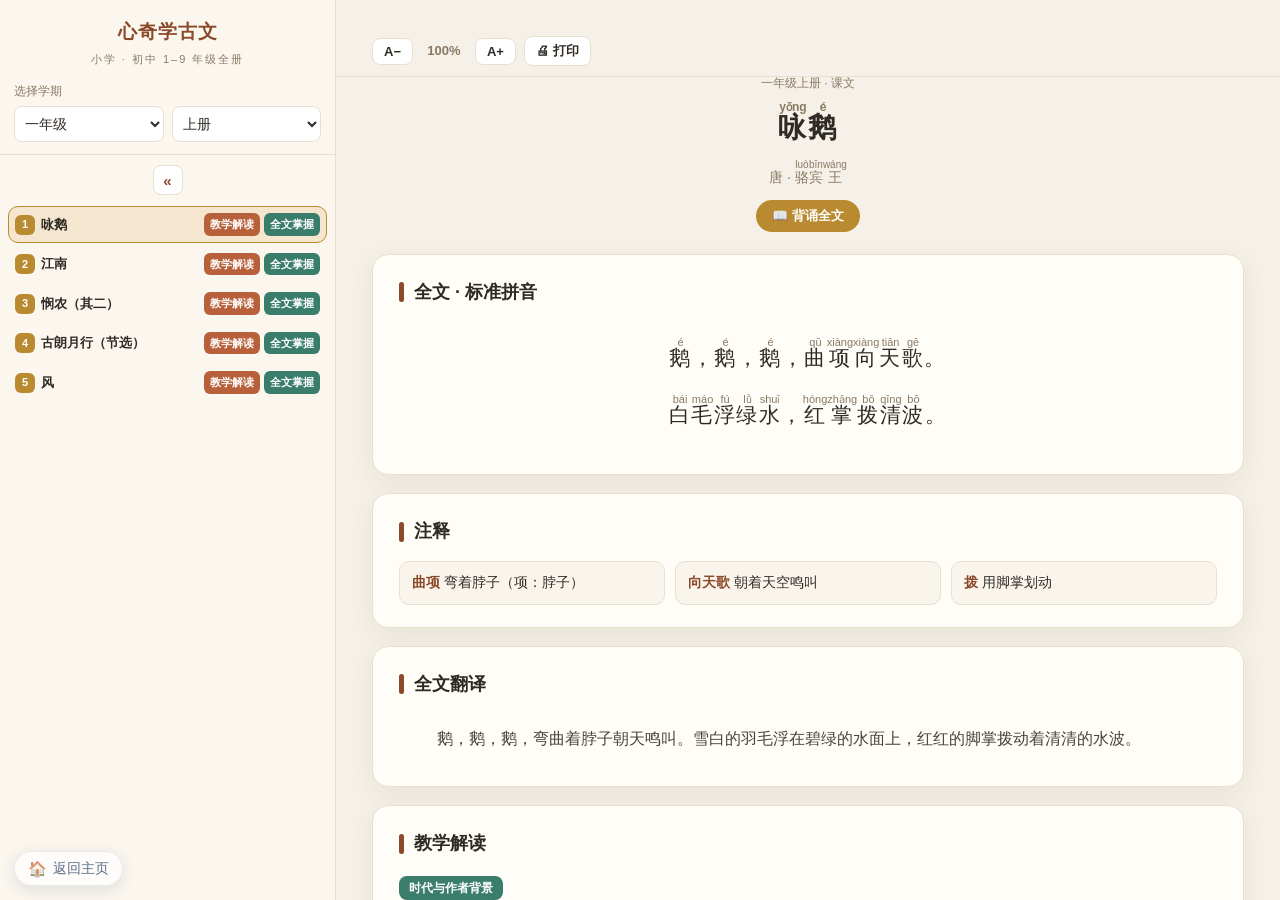
<file: apps/guwen/index.html>
<!DOCTYPE html>
<html lang="zh-CN">
<head>
<meta charset="UTF-8">
<meta name="viewport" content="width=device-width, initial-scale=1.0">
<title>心奇学古文 · 1–9 年级全册</title>
<style>
:root{
  --bg:#f5f1e8; --card:#fffdf8; --ink:#2f2a25; --sub:#8a7a63;
  --line:#e8dfce; --accent:#8a4a2a; --accent2:#3a7d6b; --gold:#b98a2f;
  --teach:#b8603a; --self:#3a7d6b; --shadow:0 6px 24px rgba(80,60,30,.08);
  --fs-poem:21px; --rt-poem:11px; --fs-self:23px;
  --fs-head:28px; --rt-head:12px; --fs-meta:14px; --rt-meta:10px;
  --fs-trans:16px; --fs-teach:16px; --fs-note:14px;
  --fs-word:15px; --rt-word:11px; --fs-plain:17px;
}
*{box-sizing:border-box; -webkit-tap-highlight-color:transparent;}
html,body{margin:0;padding:0;height:100%;}
body{font-family:"PingFang SC","Microsoft YaHei","Noto Sans SC",sans-serif;color:var(--ink);background:var(--bg);font-size:16px;line-height:1.7;}
.layout{display:flex;height:100vh;overflow:hidden;}
.sidebar{width:336px;flex:0 0 336px;background:#fbf7ef;border-right:1px solid var(--line);display:flex;flex-direction:column;height:100vh;transition:width .2s,flex-basis .2s;}
.side-head{padding:16px 14px 12px;border-bottom:1px solid var(--line);flex:0 0 auto;}
.side-head .logo{font-size:19px;font-weight:800;color:var(--accent);letter-spacing:1px;text-align:center;}
.side-head .logo .en{display:block;font-size:11px;font-weight:500;color:var(--sub);letter-spacing:2px;margin-top:2px;}
.term-box{margin-top:12px;}
.term-box label{font-size:12px;color:var(--sub);display:block;margin-bottom:5px;}
.term-row{display:flex;gap:8px;}
.term-row select{flex:1;padding:8px 6px;border:1px solid var(--line);border-radius:8px;background:#fff;font-size:14px;color:var(--ink);cursor:pointer;outline:none;font-family:inherit;}
.term-row select:focus{border-color:var(--accent);}
.collapse-btn{display:block;margin:10px auto 0;width:30px;height:30px;border:1px solid var(--line);border-radius:8px;background:#fff;color:var(--accent);cursor:pointer;font-size:15px;line-height:1;flex:0 0 auto;font-weight:700;}
.collapse-btn:hover{background:#f1e9da;border-color:var(--gold);}
.layout.collapsed .sidebar{width:46px;flex-basis:46px;}
.layout.collapsed .side-head{display:none;}
.layout.collapsed .side-nav{display:none;}
.layout.collapsed .collapse-btn{margin:12px auto;}
.side-nav{flex:1;overflow-y:auto;padding:8px 8px 20px;}
.nav-item{display:flex;align-items:center;gap:6px;padding:6px 6px;border-radius:10px;margin:3px 0;cursor:pointer;transition:.15s;border:1px solid transparent;}
.nav-item:hover{background:#f1e9da;}
.nav-item.active{background:#f4e6cf;border-color:var(--gold);}
.nav-item .idx{font-size:11px;color:#fff;background:var(--gold);border-radius:6px;min-width:20px;height:20px;display:inline-flex;align-items:center;justify-content:center;font-weight:700;flex:0 0 auto;}
.nav-item .ttl{font-size:13px;font-weight:700;flex:1;min-width:0;overflow:hidden;text-overflow:ellipsis;white-space:nowrap;}
.nav-item .ops{display:flex;gap:4px;flex:0 0 auto;}
.nav-item .op{font-size:11px;font-weight:700;color:#fff;border:none;border-radius:6px;padding:3px 6px;cursor:pointer;line-height:1.5;white-space:nowrap;}
.op-t{background:var(--teach);}
.op-s{background:var(--self);}
.op-t:hover,.op-s:hover{filter:brightness(.9);}
.main{flex:1;overflow-y:auto;padding:26px 36px 80px;min-width:0;}
.toolbar{position:sticky;top:0;z-index:20;display:flex;align-items:center;gap:8px;flex-wrap:wrap;margin:-26px -36px 16px;padding:10px 36px;background:rgba(245,241,232,.97);backdrop-filter:blur(4px);border-bottom:1px solid var(--line);}
.tbtn{display:inline-flex;align-items:center;gap:4px;border:1px solid var(--line);background:#fff;color:var(--ink);border-radius:8px;padding:5px 11px;font-size:13px;cursor:pointer;font-family:inherit;font-weight:600;}
.tbtn:hover{background:#f1e9da;border-color:var(--gold);}
.tbtn.primary{background:var(--accent);color:#fff;border-color:var(--accent);}
.tbtn.primary:hover{background:#7a3f23;}
.fs-label{min-width:46px;text-align:center;font-size:13px;color:var(--sub);font-weight:700;}
.page{display:none;}
.page.on{display:block;animation:fade .3s;}
@keyframes fade{from{opacity:0;transform:translateY(6px);}to{opacity:1;transform:none;}}
.empty{padding:80px 20px;text-align:center;color:var(--sub);font-size:15px;}
.empty .big{font-size:40px;margin-bottom:10px;}
.block{background:var(--card);border:1px solid var(--line);border-radius:16px;padding:22px 26px;margin-top:18px;box-shadow:var(--shadow);}
.block h2{display:flex;align-items:center;gap:10px;font-size:18px;margin:0 0 14px;}
.block h2 .bar{width:5px;height:20px;background:var(--accent);border-radius:3px;}
.page-head{text-align:center;padding:6px 0 4px;}
.page-head .crumb{font-size:12px;color:var(--sub);}
.page-head h1{font-size:var(--fs-head);margin:8px 0 0;letter-spacing:2px;}
.page-head h1 ruby rt{font-size:var(--rt-head);color:var(--sub);letter-spacing:0;line-height:1.2;}
.page-head .meta{margin-top:8px;font-size:var(--fs-meta);color:var(--sub);}
.page-head .meta ruby rt{font-size:var(--rt-meta);color:var(--sub);letter-spacing:0;line-height:1.2;}
.page-head .memo{margin-top:10px;}
.memo-badge{display:inline-block;font-size:13px;font-weight:700;color:#fff;background:var(--gold);border-radius:20px;padding:5px 16px;}
.poem{text-align:center;font-size:var(--fs-poem);line-height:2.4;letter-spacing:1.5px;padding:6px 0;}
.poem .pline{margin:6px 0;}
.poem ruby rt{font-size:var(--rt-poem);color:var(--sub);letter-spacing:0;line-height:1.3;}
.poem.self{font-size:var(--fs-self);line-height:2.5;}
.poem .plain{text-align:left;font-size:var(--fs-plain);line-height:2.1;letter-spacing:0;}
.poem .plain p{margin:10px 0;text-indent:2em;}
.note-list{display:grid;grid-template-columns:repeat(auto-fill,minmax(250px,1fr));gap:10px;margin:0;padding:0;list-style:none;}
.note-list li{background:#faf5ec;border:1px solid var(--line);border-radius:10px;padding:9px 12px;font-size:var(--fs-note);}
.note-list li b{color:var(--accent);margin-right:4px;}
.trans{font-size:var(--fs-trans);color:#4a4238;padding:4px 6px;}
.trans p{margin:8px 0;text-indent:2em;}
.teach p{margin:8px 0;font-size:var(--fs-teach);}
.teach .label{display:inline-block;font-size:12px;font-weight:700;color:#fff;background:var(--accent2);border-radius:8px;padding:2px 10px;margin-bottom:6px;}
.words{display:flex;flex-wrap:wrap;gap:12px;}
.word-chip{display:inline-flex;flex-direction:column;align-items:center;justify-content:center;gap:2px;background:#fdf3dd;border:1px solid #f0dfb8;color:#7a5c1f;border-radius:12px;padding:7px 13px;line-height:1.3;}
.word-chip .w-py{font-size:var(--rt-word);font-weight:500;color:#a98a4b;letter-spacing:1px;}
.word-chip .w-hz{font-size:var(--fs-word);font-weight:700;}
.word-chip .mask{display:block;text-align:center;}
.self-title{font-size:15px;color:var(--sub);text-align:center;margin-top:4px;}
.tip{font-size:12px;color:#8a7a63;margin:8px 0 0;}
.mask{position:relative;display:inline-block;cursor:pointer;border-radius:6px;vertical-align:bottom;}
.mask .cover{position:absolute;left:-2px;top:-1px;width:calc(100% + 4px);height:calc(100% + 2px);background:#cbc4b6;border-radius:6px;z-index:1;transition:.15s;}
.mask.show .cover{display:none;}
.mask:not(.show):hover .cover{background:#bdb6a8;}
.mask.clause{margin:2px 3px;}
.mask.h1mask,.mask.metamask{display:block;text-align:center;}
.mask.metamask{margin-top:8px;}
.mask.wseg{min-width:44px;}
@media(max-width:760px){
  .sidebar{width:250px;flex-basis:250px;}
  .layout.collapsed .sidebar{width:46px;flex-basis:46px;}
  .main{padding:18px 14px 70px;}
  .toolbar{margin:-18px -14px 14px;padding:9px 14px;}
  .nav-item .op{font-size:10px;padding:3px 4px;}
}
@media print{
  .sidebar,.toolbar{display:none!important;}
  .layout{display:block;height:auto;overflow:visible;}
  .main{overflow:visible;padding:0;}
  .mask .cover{display:none!important;}
  .block{box-shadow:none;break-inside:avoid;}
  body{background:#fff;}
}
.modal-mask{position:fixed;inset:0;background:rgba(40,30,15,.55);display:none;align-items:center;justify-content:center;z-index:9999;padding:18px;}
.modal-mask.open{display:flex;}
.modal{background:#fffdf8;max-width:560px;width:100%;max-height:86vh;overflow-y:auto;border-radius:16px;box-shadow:0 20px 60px rgba(60,40,15,.3);border:1px solid var(--line);}
.modal-head{position:sticky;top:0;background:#fbf3df;padding:16px 20px;display:flex;align-items:center;justify-content:space-between;border-bottom:1px solid var(--line);border-radius:16px 16px 0 0;}
.modal-head h2{margin:0;font-size:20px;color:var(--accent);letter-spacing:2px;}
.modal-close{border:none;background:var(--accent);color:#fff;width:30px;height:30px;border-radius:50%;font-size:18px;cursor:pointer;line-height:1;flex:0 0 auto;}
.modal-close:hover{filter:brightness(.9);}
.modal-body{padding:18px 22px 24px;font-size:15px;line-height:1.9;color:#3a342c;}
.modal-body h3{font-size:15px;color:var(--accent2);margin:18px 0 8px;padding-left:10px;border-left:4px solid var(--accent2);}
.modal-body ul{margin:6px 0;padding-left:22px;}
.modal-body li{margin:5px 0;}
.modal-body .info{background:#faf5ec;border:1px solid var(--line);border-radius:10px;padding:12px 16px;margin-top:8px;font-size:14px;}
.modal-body .info b{color:var(--accent);}
.modal-body kbd{background:#efe6d3;border:1px solid #d8c8a8;border-radius:6px;padding:1px 7px;font-family:inherit;font-size:13px;color:#7a5c1f;}
</style>
</head>
<body>
<div class="layout">
  <aside class="sidebar">
    <div class="side-head">
      <div class="logo" id="appTitle" title="点击查看应用信息与使用方法" style="cursor:pointer;">心奇学古文<span class="en">小学 · 初中 1–9 年级全册</span></div>
      <div class="term-box">
        <label>选择学期</label>
        <div class="term-row">
          <select id="gradeSel"></select>
          <select id="termSel">
            <option value="s">上册</option>
            <option value="x">下册</option>
          </select>
        </div>
      </div>
    </div>
    <button class="collapse-btn" id="collapseBtn" title="折叠/展开侧栏">«</button>
    <nav class="side-nav" id="sideNav"></nav>
  </aside>
  <div class="main" id="main"></div>
</div>

<div class="modal-mask" id="infoModal">
  <div class="modal">
    <div class="modal-head">
      <h2>心奇学古文</h2>
      <button class="modal-close" id="modalClose" aria-label="关闭">×</button>
    </div>
    <div class="modal-body">
      <h3>一、使用方法</h3>
      <ul>
        <li><b>选择学期：</b>左上角先选年级（一~九年级），再选上册/下册，左侧目录立即刷新。</li>
        <li><b>切换页面：</b>目录中每篇诗文标题右侧有 <kbd>教学解读</kbd> 与 <kbd>全文掌握</kbd> 两个按钮——前者看注释/翻译/解读，后者用于自测记忆。</li>
        <li><b>折叠侧栏：</b>学期选择下方「«」按钮可把侧栏缩到最小（仅留箭头），方便手机端看正文；再点「»」展开。</li>
        <li><b>字体与打印：</b>内容页顶部工具栏可 <kbd>A−</kbd>/<kbd>A+</kbd> 缩放汉字与拼音，也可一键打印（打印时自动隐藏遮挡）。</li>
        <li><b>全文掌握·遮挡练习：</b>标题/作者/正文按标点逐句被灰块遮挡，<u>点击逐句显示</u>；下方必会字词的拼音、汉字<b>分两块独立遮挡</b>（点拼音只显拼音、点汉字只显汉字）；顶部 <kbd>全部显示</kbd> 可一次展开（按钮变「全部隐藏」），再次点击恢复遮挡。重新从目录进入该页时，默认恢复全部遮挡。</li>
        <li><b>拼音标注：</b>所有古诗、文言文、标题、作者、正文、必会字词均带标准拼音，多音字按古文语境注音。</li>
      </ul>
      <h3>二、应用信息</h3>
      <div class="info">
        <div><b>版本号：</b>v1.0</div>
        <div><b>更新日期：</b>2026.8.26</div>
        <div><b>作者：</b>Peppa's Daddy</div>
        <div style="margin-top:6px;color:#8a7a63;">覆盖统编版小学 1~6 年级 + 初中 7~9 年级，共 18 学期、246 篇古诗文。</div>
      </div>
    </div>
  </div>
</div>

<script>
var GRADES = ["一年级","二年级","三年级","四年级","五年级","六年级","七年级","八年级","九年级"];
var POEMS = {"1s":[{"t":"咏鹅","a":"骆宾王","d":"唐","s":"一年级上册 · 课文","b":"背诵全文","L":[["鹅，鹅，鹅，曲项向天歌。","é ， é ， é ， qū xiàng xiàng tiān gē 。"],["白毛浮绿水，红掌拨清波。","bái máo fú lǜ shuǐ ， hóng zhǎng bō qīng bō 。"]],"n":[["曲项","弯着脖子（项：脖子）"],["向天歌","朝着天空鸣叫"],["拨","用脚掌划动"]],"tr":"鹅，鹅，鹅，弯曲着脖子朝天鸣叫。雪白的羽毛浮在碧绿的水面上，红红的脚掌拨动着清清的水波。","bg":"骆宾王，唐代诗人，“初唐四杰”之一，相传七岁即作此诗。","gd":"用白毛、绿水、红掌、清波四种颜色对比，写出白鹅的可爱；“曲项向天歌”生动传神，全诗清新活泼。","w":["鹅","曲","项","歌","毛","浮","绿","掌","拨","波"],"tp":"yǒng é","ap":"luò bīn wáng","wp":["é","qū","xiàng","gē","máo","fú","lǜ","zhǎng","bō","bō"]},{"t":"江南","a":"汉乐府","d":"汉","s":"一年级上册 · 课文","b":"背诵全文","L":[["江南可采莲，莲叶何田田。","jiāng nán kě cǎi lián ， lián yè hé tián tián 。"],["鱼戏莲叶间。","yú xì lián yè jiān 。"],["鱼戏莲叶东，鱼戏莲叶西，","yú xì lián yè dōng ， yú xì lián yè xī ，"],["鱼戏莲叶南，鱼戏莲叶北。","yú xì lián yè nán ， yú xì lián yè běi 。"]],"n":[["可","适宜，正好"],["何","多么"],["田田","莲叶茂密相连的样子"],["戏","嬉戏，玩耍"]],"tr":"江南正是采莲的好时节，莲叶一片片茂密相连。鱼儿在莲叶间嬉戏，一会儿游到东边，一会儿游到西边、南边、北边。","bg":"汉乐府，汉代采集的民歌，描写江南水乡采莲的欢乐景象。","gd":"反复吟唱“鱼戏莲叶东、西、南、北”，写出鱼儿的活泼自在与采莲人的喜悦，回环往复，富有民歌韵味。","w":["江南","可","采","莲","田","鱼","戏","东","西","南","北"],"tp":"jiāng nán","ap":"hàn yuè fǔ","wp":["jiāng nán","kě","cǎi","lián","tián","yú","xì","dōng","xī","nán","běi"]},{"t":"悯农（其二）","a":"李绅","d":"唐","s":"一年级上册 · 日积月累","b":"背诵全文","L":[["锄禾日当午，汗滴禾下土。","chú hé rì dāng wǔ ， hàn dī hé xià tǔ 。"],["谁知盘中餐，粒粒皆辛苦。","shuí zhī pán zhōng cān ， lì lì jiē xīn kǔ 。"]],"n":[["锄禾","给禾苗锄草松土"],["日当午","太阳正当中午"],["餐","饭食"],["皆","都"]],"tr":"烈日当空的正午，农民还在田里锄草，汗水一滴滴落在禾苗下的泥土里。有谁知道盘中的饭食，每一粒都是农民辛苦劳动换来的？","bg":"李绅，唐代诗人，作《悯农》二首，本诗是其二。","gd":"用“日当午”“汗滴土”写劳动的艰辛，末句反问点明粮食来之不易，劝人珍惜粮食。","w":["锄","禾","当","午","汗","滴","盘","餐","粒","皆","辛","苦"],"tp":"mǐn nóng （ qí èr ）","ap":"lǐ shēn","wp":["chú","hé","dāng","wǔ","hàn","dī","pán","cān","lì","jiē","xīn","kǔ"]},{"t":"古朗月行（节选）","a":"李白","d":"唐","s":"一年级上册 · 日积月累","b":"背诵全文","L":[["小时不识月，呼作白玉盘。","xiǎo shí bù shí yuè ， hū zuò bái yù pán 。"],["又疑瑶台镜，飞在青云端。","yòu yí yáo tái jìng ， fēi zài qīng yún duān 。"]],"n":[["呼作","称作，叫作"],["白玉盘","白玉做的盘子"],["疑","怀疑"],["瑶台","传说中神仙居住的地方"]],"tr":"小时候不认识月亮，把它叫作白玉盘。又怀疑它是瑶台的仙镜，飞到了青云上面。","bg":"李白，唐代大诗人，号“诗仙”。本诗是《古朗月行》的节选。","gd":"用“白玉盘”“瑶台镜”比喻月亮，写出儿童天真烂漫的想象。","w":["识","呼","作","玉","盘","疑","瑶","台","镜","青","云"],"tp":"gǔ lǎng yuè xíng （ jié xuǎn ）","ap":"lǐ bái","wp":["shí","hū","zuò","yù","pán","yí","yáo","tái","jìng","qīng","yún"]},{"t":"风","a":"李峤","d":"唐","s":"一年级上册 · 日积月累","b":"背诵全文","L":[["解落三秋叶，能开二月花。","jiě luò sān qiū yè ， néng kāi èr yuè huā 。"],["过江千尺浪，入竹万竿斜。","guò jiāng qiān chǐ làng ， rù zhú wàn gān xié 。"]],"n":[["解落","吹落"],["三秋","秋季（泛指秋天）"],["二月","农历二月，指春天"],["斜","倾斜（读 xié）"]],"tr":"风能吹落秋天的树叶，也能吹开二月的春花。吹过江面能掀起千尺巨浪，吹进竹林能让万竿翠竹倾斜。","bg":"李峤，唐代诗人，此诗是一首写风的谜语诗。","gd":"全诗不出现一个“风”字，却通过叶、花、浪、竹的变化写出风的力量，含蓄巧妙。","w":["解","落","三","秋","叶","能","开","花","浪","竹","斜"],"tp":"fēng","ap":"lǐ qiáo","wp":["jiě","luò","sān","qiū","yè","néng","kāi","huā","làng","zhú","xié"]}],"1x":[{"t":"春晓","a":"孟浩然","d":"唐","s":"一年级下册 · 课文","b":"背诵全文","L":[["春眠不觉晓，处处闻啼鸟。","chūn mián bù jué xiǎo ， chù chù wén tí niǎo 。"],["夜来风雨声，花落知多少。","yè lái fēng yǔ shēng ， huā luò zhī duō shǎo 。"]],"n":[["眠","睡觉"],["不觉晓","不知不觉天亮了（晓：天亮）"],["闻","听见"],["啼鸟","鸟儿鸣叫"]],"tr":"春夜里睡得香甜，不知不觉天已亮了，处处都能听见鸟儿的啼叫。想起昨夜的风雨声，不知花儿被吹落了多少。","bg":"孟浩然，唐代山水田园诗人，与王维并称“王孟”。","gd":"抓住清晨听鸟啼、忆风雨的瞬间，写出对花落、春光易逝的爱惜，语言清新自然。","w":["春","眠","觉","晓","闻","啼","鸟","夜","风","雨","声","花","落","知"],"tp":"chūn xiǎo","ap":"mèng hào rán","wp":["chūn","mián","jué","xiǎo","wén","tí","niǎo","yè","fēng","yǔ","shēng","huā","luò","zhī"]},{"t":"赠汪伦","a":"李白","d":"唐","s":"一年级下册 · 课文","b":"背诵全文","L":[["李白乘舟将欲行，忽闻岸上踏歌声。","lǐ bái chéng zhōu jiāng yù xíng ， hū wén àn shàng tà gē shēng 。"],["桃花潭水深千尺，不及汪伦送我情。","táo huā tán shuǐ shēn qiān chǐ ， bù jí wāng lún sòng wǒ qíng 。"]],"n":[["将欲行","正要出发"],["踏歌","一边唱歌一边用脚踏地打拍子"],["不及","比不上"]],"tr":"李白乘船正要出发，忽然听见岸上传来踏歌送行的声音。桃花潭的水纵然有千尺深，也比不上汪伦送我的情谊深。","bg":"李白游泾县桃花潭时，好友汪伦常以美酒款待，临别时写诗相赠。","gd":"用“桃花潭水深千尺”衬托汪伦情谊之深，夸张比喻，情真意切。","w":["乘","舟","将","欲","行","闻","岸","踏","歌","潭","深","及","情"],"tp":"zèng wāng lún","ap":"lǐ bái","wp":["chéng","zhōu","jiāng","yù","xíng","wén","àn","tà","gē","tán","shēn","jí","qíng"]},{"t":"静夜思","a":"李白","d":"唐","s":"一年级下册 · 课文","b":"背诵全文","L":[["床前明月光，疑是地上霜。","chuáng qián míng yuè guāng ， yí shì dì shàng shuāng 。"],["举头望明月，低头思故乡。","jǔ tóu wàng míng yuè ， dī tóu sī gù xiāng 。"]],"n":[["疑","好像，仿佛"],["举头","抬头"],["思","思念"]],"tr":"明亮的月光洒在床前，好像地上结了一层白霜。抬头望着天上的明月，低头思念起远方的故乡。","bg":"李白，唐代大诗人，本诗写静夜望月思乡。","gd":"短短二十字，从“疑霜”到“望月”再到“思乡”，由景入情、自然天成，是千古传诵的思乡名篇。","w":["床","前","明","月","光","疑","是","霜","举","望","低","思","故","乡"],"tp":"jìng yè sī","ap":"lǐ bái","wp":["chuáng","qián","míng","yuè","guāng","yí","shì","shuāng","jǔ","wàng","dī","sī","gù","xiāng"]},{"t":"寻隐者不遇","a":"贾岛","d":"唐","s":"一年级下册 · 日积月累","b":"背诵全文","L":[["松下问童子，言师采药去。","sōng xià wèn tóng zǐ ， yán shī cǎi yào qù 。"],["只在此山中，云深不知处。","zhī zài cǐ shān zhōng ， yún shēn bù zhī chù 。"]],"n":[["隐者","隐居的人"],["童子","书童（小徒弟）"],["言","说"],["处","地方"]],"tr":"在松树下问小童子，他说师父采药去了。师父就在这座山里，只是云雾深深，不知道在什么地方。","bg":"贾岛，唐代诗人，以“推敲”的典故闻名。","gd":"一问三答，层层推进，写出隐者行踪缥缈，也写出寻访者的失望与向往。","w":["松","问","童","言","师","采","药","只","此","山","云","深","知","处"],"tp":"xún yǐn zhě bù yù","ap":"jiǎ dǎo","wp":["sōng","wèn","tóng","yán","shī","cǎi","yào","zhī","cǐ","shān","yún","shēn","zhī","chù"]},{"t":"池上","a":"白居易","d":"唐","s":"一年级下册 · 日积月累","b":"背诵全文","L":[["小娃撑小艇，偷采白莲回。","xiǎo wá chēng xiǎo tǐng ， tōu cǎi bái lián huí 。"],["不解藏踪迹，浮萍一道开。","bù jiě cáng zōng jì ， fú píng yī dào kāi 。"]],"n":[["小娃","小孩"],["撑","撑船"],["艇","小船"],["解","懂得"],["踪迹","行踪"]],"tr":"小孩撑着小船，偷偷采了白莲花回来。他不知道隐藏行踪，小船划开浮萍，留下一条水路。","bg":"白居易，唐代大诗人，本诗写小童采莲。","gd":"一个“偷”字写出孩子的天真淘气，“浮萍一道开”写出踪迹败露，画面生动有趣。","w":["娃","撑","艇","偷","采","莲","回","解","藏","踪","迹","浮","萍"],"tp":"chí shàng","ap":"bái jū yì","wp":["wá","chēng","tǐng","tōu","cǎi","lián","huí","jiě","cáng","zōng","jì","fú","píng"]},{"t":"小池","a":"杨万里","d":"宋","s":"一年级下册 · 课文","b":"背诵全文","L":[["泉眼无声惜细流，树阴照水爱晴柔。","quán yǎn wú shēng xī xì liú ， shù yīn zhào shuǐ ài qíng róu 。"],["小荷才露尖尖角，早有蜻蜓立上头。","xiǎo hé cái lù jiān jiān jiǎo ， zǎo yǒu qīng tíng lì shàng tóu 。"]],"n":[["泉眼","泉水的出口"],["惜","爱惜"],["晴柔","晴天柔和的风光"],["尖尖角","初生的荷叶尖角"]],"tr":"泉眼好像舍不得泉水，让它细细地流；树影映在水面，爱着这晴天的柔和。嫩荷叶刚露出尖尖的小角，早有蜻蜓停在上头。","bg":"杨万里，南宋诗人，“诚斋体”创始人。","gd":"“惜”“爱”二字把泉眼、树阴写活了；“小荷才露尖尖角，早有蜻蜓立上头”细腻传神，充满生趣。","w":["泉","眼","无","声","惜","细","流","树","阴","照","爱","晴","柔","荷","露","角","早","蜻","蜓","立"],"tp":"xiǎo chí","ap":"yáng wàn lǐ","wp":["quán","yǎn","wú","shēng","xī","xì","liú","shù","yīn","zhào","ài","qíng","róu","hé","lù","jiǎo","zǎo","qīng","tíng","lì"]},{"t":"画鸡","a":"唐寅","d":"明","s":"一年级下册 · 日积月累","b":"背诵全文","L":[["头上红冠不用裁，满身雪白走将来。","tóu shàng hóng guān bù yòng cái ， mǎn shēn xuě bái zǒu jiāng lái 。"],["平生不敢轻言语，一叫千门万户开。","píng shēng bù gǎn qīng yán yǔ ， yī jiào qiān mén wàn hù kāi 。"]],"n":[["裁","裁剪"],["走将来","走过来"],["平生","向来"],["轻言语","随便叫唤"]],"tr":"头上红红的鸡冠不用裁剪，满身雪白的羽毛走过来。它向来不敢随便啼叫，一叫就唤得千家万户开门（天亮了）。","bg":"唐寅（唐伯虎），明代画家、诗人，本诗是题画诗。","gd":"抓住大公鸡红冠、白羽的外形和报晓的特点，写得威武神气，富有生活气息。","w":["冠","裁","满","身","雪","白","走","平","生","敢","轻","言","语","叫","门","户","开"],"tp":"huà jī","ap":"táng yín","wp":["guān","cái","mǎn","shēn","xuě","bái","zǒu","píng","shēng","gǎn","qīng","yán","yǔ","jiào","mén","hù","kāi"]}],"2s":[{"t":"梅花","a":"王安石","d":"宋","s":"二年级上册 · 课文","b":"背诵全文","L":[["墙角数枝梅，凌寒独自开。","qiáng jiǎo shù zhī méi ， líng hán dú zì kāi 。"],["遥知不是雪，为有暗香来。","yáo zhī bù shì xuě ， wèi yǒu àn xiāng lái 。"]],"n":[["凌寒","冒着严寒"],["遥","远远地"],["为","因为"],["暗香","淡淡的清香"]],"tr":"墙角有几枝梅花，冒着严寒独自开放。远远看去就知道那不是雪，因为有淡淡的清香飘来。","bg":"王安石，北宋政治家、文学家，“唐宋八大家”之一。","gd":"写梅花凌寒独放、暗香浮动，赞美它不畏严寒的高洁品格，也以梅自喻。","w":["梅","墙","角","数","枝","凌","寒","独","遥","雪","为","暗","香"],"tp":"méi huā","ap":"wáng ān shí","wp":["méi","qiáng","jiǎo","shù","zhī","líng","hán","dú","yáo","xuě","wèi","àn","xiāng"]},{"t":"小儿垂钓","a":"胡令能","d":"唐","s":"二年级上册 · 日积月累","b":"背诵全文","L":[["蓬头稚子学垂纶，侧坐莓苔草映身。","péng tóu zhì zǐ xué chuí lún ， cè zuò méi tái cǎo yìng shēn 。"],["路人借问遥招手，怕得鱼惊不应人。","lù rén jiè wèn yáo zhāo shǒu ， pà dé yú jīng bù yìng rén 。"]],"n":[["稚子","小孩子"],["垂纶","钓鱼（纶：钓丝）"],["莓苔","青苔"],["借问","打听，问路"],["应","应答"]],"tr":"头发蓬乱的小孩学钓鱼，侧身坐在青苔边，青草掩映着他的身影。过路的人向他问路，他远远地招手，怕惊动鱼儿，不肯出声应答。","bg":"胡令能，唐代诗人。","gd":"抓住“侧坐”“遥招手”的动作，写出小孩钓鱼时的专注认真，天真可爱、栩栩如生。","w":["蓬","稚","垂","纶","侧","坐","莓","苔","映","借","问","遥","招","手","怕","惊","应"],"tp":"xiǎo ér chuí diào","ap":"hú lìng néng","wp":["péng","zhì","chuí","lún","cè","zuò","méi","tái","yìng","jiè","wèn","yáo","zhāo","shǒu","pà","jīng","yìng"]},{"t":"登鹳雀楼","a":"王之涣","d":"唐","s":"二年级上册 · 课文","b":"背诵全文","L":[["白日依山尽，黄河入海流。","bái rì yī shān jìn ， huáng hé rù hǎi liú 。"],["欲穷千里目，更上一层楼。","yù qióng qiān lǐ mù ， gèng shàng yī céng lóu 。"]],"n":[["依","依傍"],["尽","消失"],["欲","想要"],["穷","尽，看尽"],["更","再"]],"tr":"夕阳依傍着群山缓缓落下，黄河水滔滔奔流入海。想要看尽千里风光，就要再登上一层高楼。","bg":"王之涣，唐代边塞诗人。鹳雀楼在今山西永济。","gd":"前两句写登楼所见的壮阔景象，后两句蕴含“站得高看得远”的深刻哲理，是千古名句。","w":["依","尽","黄","河","入","海","流","欲","穷","千","里","目","更","层","楼"],"tp":"dēng guàn què lóu","ap":"wáng zhī huàn","wp":["yī","jìn","huáng","hé","rù","hǎi","liú","yù","qióng","qiān","lǐ","mù","gèng","céng","lóu"]},{"t":"望庐山瀑布","a":"李白","d":"唐","s":"二年级上册 · 课文","b":"背诵全文","L":[["日照香炉生紫烟，遥看瀑布挂前川。","rì zhào xiāng lú shēng zǐ yān ， yáo kàn pù bù guà qián chuān 。"],["飞流直下三千尺，疑是银河落九天。","fēi liú zhí xià sān qiān chǐ ， yí shì yín hé luò jiǔ tiān 。"]],"n":[["香炉","香炉峰"],["紫烟","紫色烟雾"],["遥看","远远望去"],["川","河流"],["九天","极高的天空"]],"tr":"阳光照在香炉峰上，升起紫色烟雾；远远望去，瀑布像一条白练挂在前面。飞流直下三千尺，真让人怀疑是银河从九天上倾泻下来。","bg":"李白，唐代大诗人，本诗写庐山瀑布的壮美。","gd":"“挂前川”写瀑布的静态之美，“飞流直下三千尺，疑是银河落九天”用夸张和想象写出磅礴气势，是写瀑布的千古绝唱。","w":["照","香","炉","紫","烟","遥","看","瀑","布","挂","川","飞","直","疑","银","河","落","九"],"tp":"wàng lú shān pù bù","ap":"lǐ bái","wp":["zhào","xiāng","lú","zǐ","yān","yáo","kàn","pù","bù","guà","chuān","fēi","zhí","yí","yín","hé","luò","jiǔ"]},{"t":"江雪","a":"柳宗元","d":"唐","s":"二年级上册 · 课文","b":"背诵全文","L":[["千山鸟飞绝，万径人踪灭。","qiān shān niǎo fēi jué ， wàn jìng rén zōng miè 。"],["孤舟蓑笠翁，独钓寒江雪。","gū zhōu suō lì wēng ， dú diào hán jiāng xuě 。"]],"n":[["绝","绝迹"],["径","小路"],["踪","脚印"],["灭","消失"],["蓑笠翁","披蓑衣、戴斗笠的老人"]],"tr":"千万座山上鸟儿都飞得无影无踪，无数条小路上人的脚印也消失了。只有一叶孤舟上，披蓑戴笠的老翁，独自在寒冷的江上垂钓。","bg":"柳宗元，唐代文学家，“唐宋八大家”之一，此诗写于他被贬之后。","gd":"用“千山”“万径”的茫茫雪景衬托“孤舟”“独钓”，写出环境的寂静凄清，也表现诗人孤傲不屈的精神。","w":["绝","径","踪","灭","孤","舟","蓑","笠","翁","独","钓","寒"],"tp":"jiāng xuě","ap":"liǔ zōng yuán","wp":["jué","jìng","zōng","miè","gū","zhōu","suō","lì","wēng","dú","diào","hán"]},{"t":"敕勒歌","a":"北朝民歌","d":"北朝","s":"二年级上册 · 课文","b":"背诵全文","L":[["敕勒川，阴山下。","chì lè chuān ， yīn shān xià 。"],["天似穹庐，笼盖四野。","tiān sì qióng lú ， lǒng gài sì yě 。"],["天苍苍，野茫茫，","tiān cāng cāng ， yě máng máng ，"],["风吹草低见牛羊。","fēng chuī cǎo dī xiàn niú yáng 。"]],"n":[["敕勒川","敕勒族居住的草原"],["穹庐","圆顶的毡帐"],["四野","四周的原野"],["见","同“现”，显露（读 xiàn）"]],"tr":"敕勒族的大草原在阴山脚下。天空像一顶圆圆的毡帐，笼罩着四周的原野。天蓝蓝的，原野茫茫无际，风吹过，牧草低伏，现出了成群的牛羊。","bg":"北朝民歌，敕勒族流传的草原牧歌。","gd":"用“穹庐”比喻天空，写出草原的辽阔壮美；“风吹草低见牛羊”动静结合，是千古传诵的名句。","w":["敕","勒","川","阴","似","穹","庐","笼","盖","野","苍","茫","吹","低","见","牛","羊"],"tp":"chì lè gē","ap":"běi cháo mín gē","wp":["chì","lè","chuān","yīn","sì","qióng","lú","lǒng","gài","yě","cāng","máng","chuī","dī","xiàn","niú","yáng"]}],"2x":[{"t":"村居","a":"高鼎","d":"清","s":"二年级下册 · 课文","b":"背诵全文","L":[["草长莺飞二月天，拂堤杨柳醉春烟。","cǎo zhǎng yīng fēi èr yuè tiān ， fú dī yáng liǔ zuì chūn yān 。"],["儿童散学归来早，忙趁东风放纸鸢。","ér tóng sàn xué guī lái zǎo ， máng chèn dōng fēng fàng zhǐ yuān 。"]],"n":[["拂堤","拂拭着堤岸"],["醉","陶醉"],["春烟","春天水泽草木蒸发的雾气"],["散学","放学"],["纸鸢","风筝"]],"tr":"早春二月，青草生长，黄莺飞舞；杨柳拂着堤岸，仿佛陶醉在春天的雾气里。孩子们放学回来得早，趁着东风忙着放风筝。","bg":"高鼎，清代诗人。","gd":"写江南早春的明媚风光和儿童放风筝的欢乐，动静结合，春意盎然。","w":["莺","拂","堤","杨","柳","醉","烟","童","散","趁","东","风","放","纸","鸢"],"tp":"cūn jū","ap":"gāo dǐng","wp":["yīng","fú","dī","yáng","liǔ","zuì","yān","tóng","sàn","chèn","dōng","fēng","fàng","zhǐ","yuān"]},{"t":"咏柳","a":"贺知章","d":"唐","s":"二年级下册 · 课文","b":"背诵全文","L":[["碧玉妆成一树高，万条垂下绿丝绦。","bì yù zhuāng chéng yī shù gāo ， wàn tiáo chuí xià lǜ sī tāo 。"],["不知细叶谁裁出，二月春风似剪刀。","bù zhī xì yè shuí cái chū ， èr yuè chūn fēng sì jiǎn dāo 。"]],"n":[["碧玉","碧绿的玉石"],["妆","打扮"],["丝绦","丝带"],["裁","剪"]],"tr":"高高的柳树像用碧玉打扮过一样，万条柳枝垂下来，像绿色的丝带。不知这细细的柳叶是谁裁剪出来的，原来是二月的春风，像剪刀一样。","bg":"贺知章，唐代诗人，本诗写早春柳树。","gd":"用“碧玉”“丝绦”比喻柳树，把春风比作剪刀，一问一答，想象奇特新颖。","w":["碧","玉","妆","树","条","垂","绿","丝","绦","细","叶","裁","剪","刀"],"tp":"yǒng liǔ","ap":"hè zhī zhāng","wp":["bì","yù","zhuāng","shù","tiáo","chuí","lǜ","sī","tāo","xì","yè","cái","jiǎn","dāo"]},{"t":"赋得古原草送别（节选）","a":"白居易","d":"唐","s":"二年级下册 · 日积月累","b":"背诵全文","L":[["离离原上草，一岁一枯荣。","lí lí yuán shàng cǎo ， yī suì yī kū róng 。"],["野火烧不尽，春风吹又生。","yě huǒ shāo bù jìn ， chūn fēng chuī yòu shēng 。"]],"n":[["离离","草长得茂盛的样子"],["原","原野"],["枯荣","枯萎、茂盛"],["尽","完"]],"tr":"原野上的草长得多么茂盛，一年一度枯萎了又茂盛。野火怎么烧也烧不尽，春风一吹，它又生长出来。","bg":"白居易，唐代大诗人，此诗是他十六岁时的成名作（节选）。","gd":"“野火烧不尽，春风吹又生”写出野草顽强的生命力，成为千古名句。","w":["离","原","岁","枯","荣","野","火","烧","尽","春","吹","生"],"tp":"fù dé gǔ yuán cǎo sòng bié （ jié xuǎn ）","ap":"bái jū yì","wp":["lí","yuán","suì","kū","róng","yě","huǒ","shāo","jìn","chūn","chuī","shēng"]},{"t":"晓出净慈寺送林子方","a":"杨万里","d":"宋","s":"二年级下册 · 课文","b":"背诵全文","L":[["毕竟西湖六月中，风光不与四时同。","bì jìng xī hú liù yuè zhōng ， fēng guāng bù yǔ sì shí tóng 。"],["接天莲叶无穷碧，映日荷花别样红。","jiē tiān lián yè wú qióng bì ， yìng rì hé huā bié yàng hóng 。"]],"n":[["毕竟","到底"],["四时","四季"],["接天","与天相接"],["无穷碧","一片无边无际的碧绿"],["别样","格外，特别"]],"tr":"到底是六月里的西湖，风光和其他时节大不相同。接天的莲叶一片无边无际的碧绿，映着阳光的荷花格外红艳。","bg":"杨万里，南宋诗人，此诗写送别友人林子方时赞美西湖六月荷花。","gd":"“接天莲叶无穷碧，映日荷花别样红”对仗工整，绿与红相映，写出西湖六月荷花的壮丽。","w":["毕","竟","湖","四","时","接","莲","叶","穷","碧","映","荷","花","别","样","红"],"tp":"xiǎo chū jìng cí sì sòng lín zǐ fāng","ap":"yáng wàn lǐ","wp":["bì","jìng","hú","sì","shí","jiē","lián","yè","qióng","bì","yìng","hé","huā","bié","yàng","hóng"]},{"t":"绝句","a":"杜甫","d":"唐","s":"二年级下册 · 课文","b":"背诵全文","L":[["两个黄鹂鸣翠柳，一行白鹭上青天。","liǎng gè huáng lí míng cuì liǔ ， yī háng bái lù shàng qīng tiān 。"],["窗含西岭千秋雪，门泊东吴万里船。","chuāng hán xī lǐng qiān qiū xuě ， mén bó dōng wú wàn lǐ chuán 。"]],"n":[["黄鹂","黄莺"],["白鹭","一种水鸟"],["含","包含，映现"],["千秋雪","终年不化的积雪"],["泊","停泊"]],"tr":"两只黄莺在翠绿的柳枝上鸣叫，一行白鹭飞上青天。窗口正对着西岭千年不化的积雪，门前停泊着去往万里之外东吴的船只。","bg":"杜甫，唐代大诗人，人称“诗圣”，本诗写于成都草堂。","gd":"四句各写一景，有声有色、有动有静，对仗工整，展现出一幅明丽的春日画卷。","w":["黄","鹂","鸣","翠","柳","行","白","鹭","青","含","西","岭","秋","雪","泊","船"],"tp":"jué jù","ap":"dù fǔ","wp":["huáng","lí","míng","cuì","liǔ","háng","bái","lù","qīng","hán","xī","lǐng","qiū","xuě","bó","chuán"]},{"t":"悯农（其一）","a":"李绅","d":"唐","s":"二年级下册 · 日积月累","b":"背诵全文","L":[["春种一粒粟，秋收万颗子。","chūn zhòng yī lì sù ， qiū shōu wàn kē zǐ 。"],["四海无闲田，农夫犹饿死。","sì hǎi wú xián tián ， nóng fū yóu è sǐ 。"]],"n":[["粟","谷子（泛指粮食）"],["四海","全国"],["闲田","闲置荒芜的田地"],["犹","还，仍然"]],"tr":"春天种下一粒种子，秋天收获万颗粮食。全国没有一块闲置荒芜的田地，可是农夫仍然会饿死。","bg":"李绅，唐代诗人，《悯农》二首之一。","gd":"通过“一粒粟”到“万颗子”的丰收与“农夫犹饿死”的强烈对比，控诉社会不公，发人深省。","w":["春","种","粒","粟","秋","收","万","颗","四","海","闲","田","农","夫","犹","饿"],"tp":"mǐn nóng （ qí yī ）","ap":"lǐ shēn","wp":["chūn","zhòng","lì","sù","qiū","shōu","wàn","kē","sì","hǎi","xián","tián","nóng","fū","yóu","è"]},{"t":"舟夜书所见","a":"查慎行","d":"清","s":"二年级下册 · 日积月累","b":"背诵全文","L":[["月黑见渔灯，孤光一点萤。","yuè hēi jiàn yú dēng ， gū guāng yī diǎn yíng 。"],["微微风簇浪，散作满河星。","wēi wēi fēng cù làng ， sàn zuò mǎn hé xīng 。"]],"n":[["见","现，出现"],["渔灯","渔船上的灯火"],["孤光","孤零零的一点光亮"],["簇","聚集，簇拥"],["散作","散开变成"]],"tr":"月黑之夜，江上现出一点渔灯，像一只萤火虫发出孤零零的光。微风吹动，水面泛起细浪，灯光倒影散开，仿佛化作满河的星星。","bg":"查慎行，清代诗人。","gd":"从“一点萤”到“满河星”，写出渔灯倒影由静到动的奇妙变化，观察细致、比喻传神。","w":["月","黑","见","渔","灯","孤","光","点","萤","微","风","簇","浪","散","满","河","星"],"tp":"zhōu yè shū suǒ jiàn","ap":"zhā shèn xíng","wp":["yuè","hēi","jiàn","yú","dēng","gū","guāng","diǎn","yíng","wēi","fēng","cù","làng","sàn","mǎn","hé","xīng"]}],"3s":[{"t":"山行","a":"杜牧","d":"唐","s":"三年级上册 · 课文","b":"背诵全文","L":[["远上寒山石径斜，白云生处有人家。","yuǎn shàng hán shān shí jìng xié ， bái yún shēng chù yǒu rén jiā 。"],["停车坐爱枫林晚，霜叶红于二月花。","tíng chē zuò ài fēng lín wǎn ， shuāng yè hóng yú èr yuè huā 。"]],"n":[["寒山","深秋时节的山"],["石径","石头小路"],["斜","倾斜（读 xié）"],["坐","因为"],["红于","比……还红"]],"tr":"沿着弯弯曲曲的石头小路上山，白云飘浮的地方有人家居住。停下车来，是因为喜爱这傍晚的枫林；经霜的枫叶，比二月的春花还要红。","bg":"杜牧，唐代诗人，与李商隐并称“小李杜”。","gd":"“霜叶红于二月花”把秋景写得比春景更美，色彩明丽，是咏秋的名句。","w":["远","寒","山","石","径","斜","云","生","处","停","坐","爱","枫","晚","霜","叶","红"],"tp":"shān xíng","ap":"dù mù","wp":["yuǎn","hán","shān","shí","jìng","xié","yún","shēng","chù","tíng","zuò","ài","fēng","wǎn","shuāng","yè","hóng"]},{"t":"望洞庭","a":"刘禹锡","d":"唐","s":"三年级上册 · 课文","b":"背诵全文","L":[["湖光秋月两相和，潭面无风镜未磨。","hú guāng qiū yuè liǎng xiāng hé ， tán miàn wú fēng jìng wèi mó 。"],["遥望洞庭山水翠，白银盘里一青螺。","yáo wàng dòng tíng shān shuǐ cuì ， bái yín pán lǐ yī qīng luó 。"]],"n":[["和","和谐，协调"],["潭面","湖面"],["镜未磨","未打磨的铜镜"],["青螺","青色的田螺，比喻君山"]],"tr":"湖水和秋月交相辉映，湖面风平浪静，像一面未打磨的铜镜。远远望去，洞庭山水一片翠绿，恰似白银盘里放着一只青螺。","bg":"刘禹锡，唐代诗人。","gd":"用“白银盘”“青螺”比喻洞庭湖和君山，想象奇特，写出湖光山色的清丽。","w":["湖","光","秋","月","和","潭","面","镜","未","磨","遥","望","山","水","翠","银","盘","螺"],"tp":"wàng dòng tíng","ap":"liú yǔ xī","wp":["hú","guāng","qiū","yuè","hé","tán","miàn","jìng","wèi","mó","yáo","wàng","shān","shuǐ","cuì","yín","pán","luó"]},{"t":"夜书所见","a":"叶绍翁","d":"宋","s":"三年级上册 · 课文","b":"背诵全文","L":[["萧萧梧叶送寒声，江上秋风动客情。","xiāo xiāo wú yè sòng hán shēng ， jiāng shàng qiū fēng dòng kè qíng 。"],["知有儿童挑促织，夜深篱落一灯明。","zhī yǒu ér tóng tiǎo cù zhī ， yè shēn lí luò yī dēng míng 。"]],"n":[["萧萧","风声"],["梧叶","梧桐树叶"],["客情","旅客思乡之情"],["挑","拨动"],["促织","蟋蟀"],["篱落","篱笆"]],"tr":"萧萧的梧桐叶送来阵阵寒意，江上的秋风触动了游子的思乡之情。知道有孩子在捉蟋蟀，深夜的篱笆边还亮着一盏灯。","bg":"叶绍翁，南宋诗人。","gd":"由秋风引起乡愁，又见儿童挑促织的灯影，以乐景衬乡愁，含蓄动人。","w":["萧","梧","叶","送","寒","声","江","风","动","客","情","挑","促","织","篱","落","灯"],"tp":"yè shū suǒ jiàn","ap":"yè shào wēng","wp":["xiāo","wú","yè","sòng","hán","shēng","jiāng","fēng","dòng","kè","qíng","tiǎo","cù","zhī","lí","luò","dēng"]},{"t":"望天门山","a":"李白","d":"唐","s":"三年级上册 · 课文","b":"背诵全文","L":[["天门中断楚江开，碧水东流至此回。","tiān mén zhōng duàn chǔ jiāng kāi ， bì shuǐ dōng liú zhì cǐ huí 。"],["两岸青山相对出，孤帆一片日边来。","liǎng àn qīng shān xiāng duì chū ， gū fān yī piàn rì biān lái 。"]],"n":[["中断","从中间断开"],["楚江","长江（流经楚地的部分）"],["回","回旋"],["出","突出，出现"],["孤帆","一只小船"]],"tr":"天门山从中间断开，长江水从中间奔流而出；碧绿的江水东流到这里，打着回旋。两岸的青山相对耸立，一只小船从太阳升起的地方驶来。","bg":"李白，唐代大诗人，本诗写乘船顺江而下望天门山的壮景。","gd":"“断”“开”“回”“出”几个动词，把山和江都写活了，气势磅礴。","w":["断","楚","江","开","碧","流","此","回","岸","青","出","孤","帆","日"],"tp":"wàng tiān mén shān","ap":"lǐ bái","wp":["duàn","chǔ","jiāng","kāi","bì","liú","cǐ","huí","àn","qīng","chū","gū","fān","rì"]},{"t":"饮湖上初晴后雨","a":"苏轼","d":"宋","s":"三年级上册 · 课文","b":"背诵全文","L":[["水光潋滟晴方好，山色空蒙雨亦奇。","shuǐ guāng liàn yàn qíng fāng hǎo ， shān sè kōng méng yǔ yì qí 。"],["欲把西湖比西子，淡妆浓抹总相宜。","yù bǎ xī hú bǐ xī zǐ ， dàn zhuāng nóng mǒ zǒng xiāng yí 。"]],"n":[["潋滟","波光闪动的样子"],["方","正"],["空蒙","细雨迷蒙的样子"],["亦","也"],["西子","西施"],["相宜","合适，适宜"]],"tr":"晴天时，西湖波光粼粼，景色正好；下雨时，山色迷蒙，也很奇妙。想把西湖比作西施，无论淡妆还是浓抹，总是那样美丽动人。","bg":"苏轼，北宋文学家、书画家。","gd":"“欲把西湖比西子，淡妆浓抹总相宜”成为咏西湖的千古名句，比喻贴切传神。","w":["潋","滟","晴","方","山","色","空","蒙","雨","亦","奇","欲","比","西","淡","妆","浓","抹","相","宜"],"tp":"yǐn hú shàng chū qíng hòu yǔ","ap":"sū shì","wp":["liàn","yàn","qíng","fāng","shān","sè","kōng","méng","yǔ","yì","qí","yù","bǐ","xī","dàn","zhuāng","nóng","mǒ","xiāng","yí"]},{"t":"鹿柴","a":"王维","d":"唐","s":"三年级上册 · 课文","b":"背诵全文","L":[["空山不见人，但闻人语响。","kōng shān bù jiàn rén ， dàn wén rén yǔ xiǎng 。"],["返景入深林，复照青苔上。","fǎn yǐng rù shēn lín ， fù zhào qīng tái shàng 。"]],"n":[["鹿柴（zhài）","地名"],["但","只"],["返景（yǐng）","夕阳返照的光，“景”同“影”"],["复","又"]],"tr":"空荡荡的山中不见人影，只听见有人说话的声音。夕阳的余晖射进幽深的树林，又照在青苔上。","bg":"王维，唐代诗人，世称“诗佛”，晚年隐居蓝田辋川。","gd":"以动衬静，愈显山深林静；“返景”“青苔”一明一暗，二十字写尽空山的幽静，是“诗中有画”的典范。","w":["空","但","闻","返","景","复","照","青","苔"],"tp":"lù zhài","ap":"wáng wéi","wp":["kōng","dàn","wén","fǎn","yǐng","fù","zhào","qīng","tái"]},{"t":"所见","a":"袁枚","d":"清","s":"三年级上册 · 日积月累","b":"背诵全文","L":[["牧童骑黄牛，歌声振林樾。","mù tóng qí huáng niú ， gē shēng zhèn lín yuè 。"],["意欲捕鸣蝉，忽然闭口立。","yì yù bǔ míng chán ， hū rán bì kǒu lì 。"]],"n":[["振","震荡"],["林樾","树荫"],["意欲","想要"],["鸣蝉","鸣叫的蝉"],["立","站立"]],"tr":"牧童骑着黄牛，嘹亮的歌声在树林中回荡。他忽然想捕捉鸣叫的知了，就立刻闭上嘴巴，悄悄地站立不动。","bg":"袁枚，清代诗人。","gd":"抓住“忽然闭口立”的一瞬间，把牧童的机灵、专注写得活灵活现。","w":["牧","童","骑","黄","牛","歌","声","振","樾","意","欲","捕","鸣","蝉","忽","闭","立"],"tp":"suǒ jiàn","ap":"yuán méi","wp":["mù","tóng","qí","huáng","niú","gē","shēng","zhèn","yuè","yì","yù","bǔ","míng","chán","hū","bì","lì"]},{"t":"早发白帝城","a":"李白","d":"唐","s":"三年级上册 · 日积月累","b":"背诵全文","L":[["朝辞白帝彩云间，千里江陵一日还。","zhāo cí bái dì cǎi yún jiān ， qiān lǐ jiāng líng yī rì huán 。"],["两岸猿声啼不住，轻舟已过万重山。","liǎng àn yuán shēng tí bù zhù ， qīng zhōu yǐ guò wàn chóng shān 。"]],"n":[["朝","早晨"],["辞","告别"],["彩云间","形容白帝城地势高"],["还","到达"],["啼不住","叫个不停"]],"tr":"早晨告别高耸入云的白帝城，千里之外的江陵一天就能到达。两岸猿猴的叫声还没停歇，轻快的小船已经驶过万重山。","bg":"李白，唐代大诗人，此诗写于流放途中遇赦返回时，心情轻快。","gd":"“千里江陵一日还”“轻舟已过万重山”写出船行之快、心情之畅，气势飞动。","w":["朝","辞","白","帝","彩","云","间","千","里","江","陵","还","岸","猿","声","啼","轻","舟","过","万","重","山"],"tp":"zǎo fā bái dì chéng","ap":"lǐ bái","wp":["zhāo","cí","bái","dì","cǎi","yún","jiān","qiān","lǐ","jiāng","líng","huán","àn","yuán","shēng","tí","qīng","zhōu","guò","wàn","chóng","shān"]},{"t":"采莲曲","a":"王昌龄","d":"唐","s":"三年级上册 · 日积月累","b":"背诵全文","L":[["荷叶罗裙一色裁，芙蓉向脸两边开。","hé yè luó qún yī sè cái ， fú róng xiàng liǎn liǎng biān kāi 。"],["乱入池中看不见，闻歌始觉有人来。","luàn rù chí zhōng kàn bù jiàn ， wén gē shǐ jué yǒu rén lái 。"]],"n":[["罗裙","丝绸做的裙子"],["一色裁","用同一颜色的料子裁成"],["芙蓉","荷花"],["乱入","混入"],["始觉","才发觉"]],"tr":"采莲女的罗裙和荷叶是同一颜色裁成，荷花对着她的脸庞两边开放。她混入荷花池中难以分辨，听到歌声才知道有人来了。","bg":"王昌龄，唐代诗人。","gd":"以荷叶与罗裙、荷花与脸庞的映衬，写出采莲女与荷塘融为一体的意境。","w":["荷","叶","罗","裙","色","裁","芙","蓉","向","脸","乱","入","池","看","闻","歌","始","觉"],"tp":"cǎi lián qǔ","ap":"wáng chāng líng","wp":["hé","yè","luó","qún","sè","cái","fú","róng","xiàng","liǎn","luàn","rù","chí","kàn","wén","gē","shǐ","jué"]},{"t":"司马光","a":"《宋史》","d":"宋","s":"三年级上册 · 文言文","b":"背诵全文","L":[["群儿戏于庭，一儿登瓮，足跌没水中。","qún ér xì yú tíng ， yī ér dēng wèng ， zú diē mò shuǐ zhōng 。"],["众皆弃去，光持石击瓮破之，水迸，儿得活。","zhòng jiē qì qù ， guāng chí shí jī wèng pò zhī ， shuǐ bèng ， ér dé huó 。"]],"n":[["戏","玩耍"],["庭","庭院"],["瓮","盛水的缸"],["没","淹没"],["皆","都"],["弃去","离开"],["持","拿"],["击","敲打"],["迸","涌出"]],"tr":"一群小孩在庭院里玩耍，一个小孩爬上大缸，失足掉进缸中被水淹没。其他孩子都吓跑了，只有司马光拿起石头砸破水缸，水流出来，小孩得救了。","bg":"司马光，北宋史学家，主编《资治通鉴》。此故事选自《宋史》。","gd":"通过“众皆弃去”与“光持石击瓮”的对比，表现司马光遇事冷静、机智勇敢。","w":["戏","庭","瓮","跌","没","皆","弃","持","击","破","迸","活"],"tp":"sī mǎ guāng","ap":"《 sòng shǐ 》","wp":["xì","tíng","wèng","diē","mò","jiē","qì","chí","jī","pò","bèng","huó"]}],"3x":[{"t":"绝句","a":"杜甫","d":"唐","s":"三年级下册 · 课文","b":"背诵全文","L":[["迟日江山丽，春风花草香。","chí rì jiāng shān lì ， chūn fēng huā cǎo xiāng 。"],["泥融飞燕子，沙暖睡鸳鸯。","ní róng fēi yàn zǐ ， shā nuǎn shuì yuān yāng 。"]],"n":[["迟日","春日（春天日渐长）"],["泥融","泥土湿润松软"],["鸳鸯","一种水鸟，雌雄常成对"]],"tr":"春天阳光明媚，江山秀丽；春风吹拂，花草飘香。泥土湿润松软，燕子飞来飞去；暖和的沙滩上，鸳鸯睡得正香。","bg":"杜甫，唐代大诗人，本诗写成都草堂春天的景象。","gd":"抓住迟日、春风、花草、燕子、鸳鸯，写出一幅明丽和谐的春日图景。","w":["迟","日","江","山","丽","春","风","花","草","香","泥","融","燕","沙","暖","睡","鸳","鸯"],"tp":"jué jù","ap":"dù fǔ","wp":["chí","rì","jiāng","shān","lì","chūn","fēng","huā","cǎo","xiāng","ní","róng","yàn","shā","nuǎn","shuì","yuān","yāng"]},{"t":"惠崇春江晚景","a":"苏轼","d":"宋","s":"三年级下册 · 课文","b":"背诵全文","L":[["竹外桃花三两枝，春江水暖鸭先知。","zhú wài táo huā sān liǎng zhī ， chūn jiāng shuǐ nuǎn yā xiān zhī 。"],["蒌蒿满地芦芽短，正是河豚欲上时。","lóu hāo mǎn dì lú yá duǎn ， zhèng shì hé tún yù shàng shí 。"]],"n":[["惠崇","北宋僧人，画家"],["蒌蒿","一种水草"],["芦芽","芦苇的嫩芽"],["河豚","一种鱼"],["欲上","将要逆流而上"]],"tr":"竹林外开着三两枝桃花，春江水暖，鸭子最先知道。蒌蒿长满地面，芦苇的嫩芽还很短，这正是河豚将要逆流而上的时候。","bg":"苏轼，此诗是为惠崇的画《春江晚景》题的诗。","gd":"“春江水暖鸭先知”从鸭的感受写春天来临，观察细腻、富有哲理；画面有静有动，生机盎然。","w":["竹","外","桃","花","枝","春","江","水","暖","鸭","先","知","蒌","蒿","芦","芽","短","豚"],"tp":"huì chóng chūn jiāng wǎn jǐng","ap":"sū shì","wp":["zhú","wài","táo","huā","zhī","chūn","jiāng","shuǐ","nuǎn","yā","xiān","zhī","lóu","hāo","lú","yá","duǎn","tún"]},{"t":"三衢道中","a":"曾几","d":"宋","s":"三年级下册 · 课文","b":"背诵全文","L":[["梅子黄时日日晴，小溪泛尽却山行。","méi zǐ huáng shí rì rì qíng ， xiǎo xī fàn jìn què shān xíng 。"],["绿阴不减来时路，添得黄鹂四五声。","lǜ yīn bù jiǎn lái shí lù ， tiān dé huáng lí sì wǔ shēng 。"]],"n":[["三衢","地名"],["泛尽","乘船到了尽头"],["却","又，再"],["不减","没有减少"],["黄鹂","黄莺"]],"tr":"梅子黄熟的时节天天晴朗，乘小船走到溪水尽头，又改走山路。一路绿荫不比来时少，还增添了四五声黄莺的啼叫。","bg":"曾几，南宋诗人。","gd":"写初夏山行的清新愉悦，“绿阴不减”“添得黄鹂”写出景色的清幽与诗人心中的欣喜。","w":["梅","子","黄","时","日","晴","溪","泛","尽","却","行","绿","阴","减","添","鹂"],"tp":"sān qú dào zhōng","ap":"zēng jī","wp":["méi","zǐ","huáng","shí","rì","qíng","xī","fàn","jìn","què","xíng","lǜ","yīn","jiǎn","tiān","lí"]},{"t":"忆江南","a":"白居易","d":"唐","s":"三年级下册 · 日积月累","b":"背诵全文","L":[["江南好，风景旧曾谙。","jiāng nán hǎo ， fēng jǐng jiù céng ān 。"],["日出江花红胜火，春来江水绿如蓝。","rì chū jiāng huā hóng shèng huǒ ， chūn lái jiāng shuǐ lǜ rú lán 。"],["能不忆江南？","néng bù yì jiāng nán ？"]],"n":[["旧曾谙","过去曾经熟悉（谙：熟悉）"],["江花","江边的花朵"],["胜","超过"],["蓝","蓝草（可作染料）"]],"tr":"江南真好，那里的风景我曾经很熟悉。太阳出来，江边的花朵红得胜过火焰；春天到来，江水绿得像蓝草。怎能不让人怀念江南呢？","bg":"白居易，唐代大诗人，曾做过杭州、苏州刺史，晚年怀念江南而作。","gd":"“红胜火”“绿如蓝”色彩对比鲜明，写尽江南春日之美，最后反问点题，情意深长。","w":["江","南","好","景","旧","曾","谙","日","出","花","红","胜","火","春","来","水","绿","如","蓝","忆"],"tp":"yì jiāng nán","ap":"bái jū yì","wp":["jiāng","nán","hǎo","jǐng","jiù","céng","ān","rì","chū","huā","hóng","shèng","huǒ","chūn","lái","shuǐ","lǜ","rú","lán","yì"]},{"t":"元日","a":"王安石","d":"宋","s":"三年级下册 · 课文","b":"背诵全文","L":[["爆竹声中一岁除，春风送暖入屠苏。","bào zhú shēng zhōng yī suì chú ， chūn fēng sòng nuǎn rù tú sū 。"],["千门万户曈曈日，总把新桃换旧符。","qiān mén wàn hù tóng tóng rì ， zǒng bǎ xīn táo huàn jiù fú 。"]],"n":[["元日","农历正月初一"],["一岁除","一年过去"],["屠苏","屠苏酒"],["曈曈","太阳初升时光亮的样子"],["新桃、旧符","桃符（春联的前身）"]],"tr":"爆竹声中，旧的一年过去了；春风送暖，人们畅饮屠苏酒。初升的太阳照耀着千家万户，大家都把旧的桃符换成新的。","bg":"王安石，北宋政治家，此诗写春节习俗。","gd":"抓住放爆竹、饮屠苏、换桃符的习俗，写出春节热闹喜庆、万象更新的气象。","w":["爆","竹","声","岁","除","春","风","暖","屠","苏","千","门","万","户","曈","日","总","换","旧","符"],"tp":"yuán rì","ap":"wáng ān shí","wp":["bào","zhú","shēng","suì","chú","chūn","fēng","nuǎn","tú","sū","qiān","mén","wàn","hù","tóng","rì","zǒng","huàn","jiù","fú"]},{"t":"清明","a":"杜牧","d":"唐","s":"三年级下册 · 课文","b":"背诵全文","L":[["清明时节雨纷纷，路上行人欲断魂。","qīng míng shí jié yǔ fēn fēn ， lù shàng xíng rén yù duàn hún 。"],["借问酒家何处有，牧童遥指杏花村。","jiè wèn jiǔ jiā hé chù yǒu ， mù tóng yáo zhǐ xìng huā cūn 。"]],"n":[["清明","节气名"],["纷纷","形容雨多"],["欲断魂","形容心情愁苦"],["借问","请问"],["遥指","指向远处"]],"tr":"清明时节细雨纷纷，路上的行人心情愁苦。请问哪里有酒家，牧童远远地指向杏花村。","bg":"杜牧，唐代诗人。","gd":"写清明雨中行人的愁绪，末句以牧童遥指作结，画面悠远，余味无穷。","w":["清","明","时","节","雨","纷","路","行","欲","断","魂","借","问","酒","家","牧","童","遥","指","杏","花","村"],"tp":"qīng míng","ap":"dù mù","wp":["qīng","míng","shí","jié","yǔ","fēn","lù","xíng","yù","duàn","hún","jiè","wèn","jiǔ","jiā","mù","tóng","yáo","zhǐ","xìng","huā","cūn"]},{"t":"九月九日忆山东兄弟","a":"王维","d":"唐","s":"三年级下册 · 课文","b":"背诵全文","L":[["独在异乡为异客，每逢佳节倍思亲。","dú zài yì xiāng wéi yì kè ， měi féng jiā jié bèi sī qīn 。"],["遥知兄弟登高处，遍插茱萸少一人。","yáo zhī xiōng dì dēng gāo chù ， biàn chā zhū yú shǎo yī rén 。"]],"n":[["异乡","他乡"],["异客","他乡的客人"],["倍","更加"],["登高","重阳节的习俗"],["茱萸","一种香草，重阳节佩带以避邪"]],"tr":"独自在他乡做异乡的客人，每逢佳节就更加思念亲人。遥想兄弟们重阳登高、插戴茱萸的时候，只少了我一个人。","bg":"王维，唐代诗人，此诗是他十七岁时客居他乡所作。","gd":"“每逢佳节倍思亲”道出所有游子的共同心声，是千古名句；“遍插茱萸少一人”想象入微，更见思念之深。","w":["独","异","乡","客","逢","佳","节","倍","思","亲","遥","兄","弟","登","高","遍","插","茱","萸"],"tp":"jiǔ yuè jiǔ rì yì shān dōng xiōng dì","ap":"wáng wéi","wp":["dú","yì","xiāng","kè","féng","jiā","jié","bèi","sī","qīn","yáo","xiōng","dì","dēng","gāo","biàn","chā","zhū","yú"]},{"t":"滁州西涧","a":"韦应物","d":"唐","s":"三年级下册 · 日积月累","b":"背诵全文","L":[["独怜幽草涧边生，上有黄鹂深树鸣。","dú lián yōu cǎo jiàn biān shēng ， shàng yǒu huáng lí shēn shù míng 。"],["春潮带雨晚来急，野渡无人舟自横。","chūn cháo dài yǔ wǎn lái jí ， yě dù wú rén zhōu zì héng 。"]],"n":[["独怜","只喜爱"],["涧","山间的水流"],["深树","树丛深处"],["野渡","荒野的渡口"],["自横","随意漂浮横着"]],"tr":"只喜爱那涧边生长的幽草，上面有黄莺在树丛深处鸣叫。傍晚春潮带着雨水，来势湍急；野外的渡口空无一人，小船独自横漂着。","bg":"韦应物，唐代诗人，此诗写滁州西涧的景色。","gd":"前两句写幽静春景，后两句“春潮带雨晚来急，野渡无人舟自横”动静相生，意境幽远。","w":["独","怜","幽","草","涧","生","黄","鹂","深","树","鸣","潮","带","雨","晚","急","野","渡","舟","横"],"tp":"chú zhōu xī jiàn","ap":"wéi yìng wù","wp":["dú","lián","yōu","cǎo","jiàn","shēng","huáng","lí","shēn","shù","míng","cháo","dài","yǔ","wǎn","jí","yě","dù","zhōu","héng"]},{"t":"大林寺桃花","a":"白居易","d":"唐","s":"三年级下册 · 日积月累","b":"背诵全文","L":[["人间四月芳菲尽，山寺桃花始盛开。","rén jiān sì yuè fāng fēi jìn ， shān sì táo huā shǐ shèng kāi 。"],["长恨春归无觅处，不知转入此中来。","cháng hèn chūn guī wú mì chù ， bù zhī zhuǎn rù cǐ zhōng lái 。"]],"n":[["芳菲","花草"],["尽","凋谢完"],["始","才"],["觅","寻找"]],"tr":"人间四月，百花已经凋谢；山寺里的桃花才刚刚盛开。常常遗憾春天归去无处寻找，却不知它竟转移到这里来了。","bg":"白居易，唐代大诗人，此诗写于庐山大林寺。","gd":"由“芳菲尽”与“始盛开”的对比，写出山寺桃花开得晚的惊喜，蕴含“山高地寒、物候不同”的道理。","w":["人","间","四","月","芳","菲","尽","山","寺","桃","花","始","盛","开","长","恨","归","觅","转"],"tp":"dà lín sì táo huā","ap":"bái jū yì","wp":["rén","jiān","sì","yuè","fāng","fēi","jìn","shān","sì","táo","huā","shǐ","shèng","kāi","cháng","hèn","guī","mì","zhuǎn"]},{"t":"守株待兔","a":"《韩非子》","d":"战国","s":"三年级下册 · 文言文","b":"背诵全文","L":[["宋人有耕者。田中有株。兔走触株，折颈而死。","sòng rén yǒu gēng zhě 。 tián zhōng yǒu zhū 。 tù zǒu chù zhū ， zhé jǐng ér sǐ 。"],["因释其耒而守株，冀复得兔。","yīn shì qí lěi ér shǒu zhū ， jì fù dé tù 。"],["兔不可复得，而身为宋国笑。","tù bù kě fù dé ， ér shēn wéi sòng guó xiào 。"]],"n":[["耕者","种田的人"],["株","树桩"],["走","跑"],["触","撞"],["释","放下"],["耒","农具"],["冀","希望"],["身","自己"],["为","被"]],"tr":"宋国有个种田的人。田里有个树桩。一只兔子跑过来撞到树桩上，折断脖子死了。农夫于是放下农具，守在树桩旁，希望再得到兔子。兔子不可能再得到，而他自己却被宋国人笑话。","bg":"出自《韩非子》，是一则寓言故事。","gd":"讽刺那些不劳而获、死守侥幸心理的人，告诉我们做事不能存侥幸、靠运气。","w":["耕","株","走","触","折","颈","释","耒","守","冀","复","身","笑"],"tp":"shǒu zhū dài tù","ap":"《 hán fēi zǐ 》","wp":["gēng","zhū","zǒu","chù","zhé","jǐng","shì","lěi","shǒu","jì","fù","shēn","xiào"]}],"4s":[{"t":"暮江吟","a":"白居易","d":"唐","s":"四年级上册 · 课文","b":"背诵全文","L":[["一道残阳铺水中，半江瑟瑟半江红。","yí dào cán yáng pū shuǐ zhōng ， bàn jiāng sè sè bàn jiāng hóng 。"],["可怜九月初三夜，露似真珠月似弓。","kě lián jiǔ yuè chū sān yè ， lù sì zhēn zhū yuè sì gōng 。"]],"n":[["暮江吟","傍晚在江边所作的诗"],["残阳","夕阳"],["铺","阳光斜照在水面上"],["瑟瑟","青绿色"],["可怜","可爱"],["真珠","珍珠"]],"tr":"一道夕阳斜照在江面上，江水一半呈青绿色，一半呈红色。最可爱的是九月初三的夜晚，露水像珍珠一样闪亮，弯弯的新月像弓一样挂在天空。","bg":"白居易，字乐天，唐代大诗人，此诗作于赴杭州任刺史途中。","gd":"抓住江边傍晚“半江瑟瑟半江红”的绚烂晚景与“露似真珠月似弓”的清丽夜色，“铺”字极妙，比喻贴切，声色俱全。","w":["暮","吟","残阳","铺","瑟瑟","可怜","露","似","弓"],"tp":"mù jiāng yín","ap":"bái jū yì","wp":["mù","yín","cán yáng","pū","sè sè","kě lián","lù","sì","gōng"]},{"t":"题西林壁","a":"苏轼","d":"宋","s":"四年级上册 · 课文","b":"背诵全文（建议默写）","L":[["横看成岭侧成峰，远近高低各不同。","héng kàn chéng lǐng cè chéng fēng ， yuǎn jìn gāo dī gè bù tóng 。"],["不识庐山真面目，只缘身在此山中。","bù shí lú shān zhēn miàn mù ， zhǐ yuán shēn zài cǐ shān zhōng 。"]],"n":[["题","书写，题写"],["西林","庐山西林寺"],["岭","连绵的山"],["峰","高而尖的山顶"],["不识","看不清"],["缘","因为"]],"tr":"从正面看是连绵的山岭，从侧面看是高耸的山峰；远看、近看、高处看、低处看，景象各不相同。认不清庐山真正的样子，只因为自己就身处在庐山之中。","bg":"苏轼，字子瞻，号东坡居士，北宋文学家，“唐宋八大家”之一，此诗题于西林寺壁。","gd":"前两句写景，后两句说理，“不识庐山真面目，只缘身在此山中”借景说理，道出“当局者迷，旁观者清”的道理。","w":["题","横","侧","峰","庐","真面目","只缘"],"tp":"tí xī lín bì","ap":"sū shì","wp":["tí","héng","cè","fēng","lú","zhēn miàn mù","zhǐ yuán"]},{"t":"雪梅","a":"卢钺","d":"宋","s":"四年级上册 · 课文","b":"背诵全文","L":[["梅雪争春未肯降，骚人阁笔费评章。","méi xuě zhēng chūn wèi kěn xiáng ， sāo rén gē bǐ fèi píng zhāng 。"],["梅须逊雪三分白，雪却输梅一段香。","méi xū xùn xuě sān fēn bái ， xuě què shū méi yí duàn xiāng 。"]],"n":[["降（xiáng）","服输，认输"],["骚人","诗人"],["阁笔","放下笔（“阁”同“搁”）"],["评章","评论评判"],["逊","不及"],["输","不如"]],"tr":"梅花和雪花都认为自己占尽了春色，谁也不肯服输；诗人只好放下笔，难以评判它们的高下。梅花在洁白上要逊于雪花三分，可雪花却没有梅花那一段清香。","bg":"卢钺（卢梅坡），南宋诗人。","gd":"拟人生动——梅雪“争春”“未肯降”；“须逊”“却输”对照，说明“尺有所短，寸有所长”，要取长补短、互相欣赏。","w":["降","骚人","阁笔","评章","逊","输"],"tp":"xuě méi","ap":"lú yuè","wp":["xiáng","sāo rén","gē bǐ","píng zhāng","xùn","shū"]},{"t":"嫦娥","a":"李商隐","d":"唐","s":"四年级上册 · 日积月累","b":"背诵全文","L":[["云母屏风烛影深，长河渐落晓星沉。","yún mǔ píng fēng zhú yǐng shēn ， cháng hé jiàn luò xiǎo xīng chén 。"],["嫦娥应悔偷灵药，碧海青天夜夜心。","cháng é yīng huǐ tōu líng yào ， bì hǎi qīng tiān yè yè xīn 。"]],"n":[["云母屏风","用云母石镶嵌的屏风"],["烛影深","烛光照得屏风影子幽深"],["长河","银河"],["晓星","启明星"],["应悔","应该后悔"],["灵药","仙药"]],"tr":"云母做的屏风上映着幽深的烛影，银河渐渐西落，启明星也隐没了。嫦娥一定后悔偷吃了仙药独自升天，如今只能面对碧海青天，夜夜思念人间。","bg":"李商隐，晚唐诗人，诗风含蓄朦胧、意境优美。","gd":"借嫦娥写人间因一念之差而孤独寂寞的人，“碧海青天夜夜心”把嫦娥的悔恨与思念写得深婉动人。","w":["云母","屏风","烛","长河","晓星","悔","灵药","碧"],"tp":"cháng é","ap":"lǐ shāng yǐn","wp":["yún mǔ","píng fēng","zhú","cháng hé","xiǎo xīng","huǐ","líng yào","bì"]},{"t":"出塞","a":"王昌龄","d":"唐","s":"四年级上册 · 课文","b":"背诵全文（建议默写）","L":[["秦时明月汉时关，万里长征人未还。","qín shí míng yuè hàn shí guān ， wàn lǐ cháng zhēng rén wèi huán 。"],["但使龙城飞将在，不教胡马度阴山。","dàn shǐ lóng chéng fēi jiàng zài ， bù jiāo hú mǎ dù yīn shān 。"]],"n":[["出塞","乐府旧题"],["关","边关"],["万里长征","远赴边关征战"],["但使","只要"],["龙城飞将","汉代名将李广"],["教（jiāo）","使，让"],["胡马","北方骑兵"],["度","越过"]],"tr":"依旧是秦汉以来那一轮明月、那一道道边关，离家万里远征的将士们至今没有归来。只要龙城飞将军李广还在，就绝不会让敌人的战马越过阴山。","bg":"王昌龄，唐代边塞诗人，人称“七绝圣手”。","gd":"写边关将士的思乡之情与保家卫国的壮志，“秦时明月汉时关”时空交错、境界雄浑，后两句表达对良将与和平的渴望。","w":["塞","秦","征","还","但使","将","教","度"],"tp":"chū sài","ap":"wáng chāng líng","wp":["sài","qín","zhēng","huán","dàn shǐ","jiàng","jiāo","dù"]},{"t":"凉州词","a":"王翰","d":"唐","s":"四年级上册 · 课文","b":"背诵全文","L":[["葡萄美酒夜光杯，欲饮琵琶马上催。","pú táo měi jiǔ yè guāng bēi ， yù yǐn pí pá mǎ shàng cuī 。"],["醉卧沙场君莫笑，古来征战几人回？","zuì wò shā chǎng jūn mò xiào ， gǔ lái zhēng zhàn jǐ rén huí ？"]],"n":[["凉州词","唐代乐府曲名"],["夜光杯","精美的酒杯"],["欲饮","正要举杯饮酒"],["琵琶","弹拨乐器"],["沙场","战场"],["君","你"]],"tr":"举起盛满葡萄美酒的夜光杯正要畅饮，急促的琵琶声已在马上响起，催促将士们出征。醉倒在战场上请你不要见笑，古往今来出征打仗的，又有几个人能活着回来呢？","bg":"王翰，唐代边塞诗人。","gd":"写将士出征前开怀畅饮的豪迈，“醉卧沙场君莫笑，古来征战几人回”看似豪放，实则暗含视死如归的悲壮。","w":["葡萄","夜光杯","琵琶","欲饮","催","卧","沙场"],"tp":"liáng zhōu cí","ap":"wáng hàn","wp":["pú táo","yè guāng bēi","pí pá","yù yǐn","cuī","wò","shā chǎng"]},{"t":"夏日绝句","a":"李清照","d":"宋","s":"四年级上册 · 课文","b":"背诵全文（建议默写）","L":[["生当作人杰，死亦为鬼雄。","shēng dāng zuò rén jié ， sǐ yì wéi guǐ xióng 。"],["至今思项羽，不肯过江东。","zhì jīn sī xiàng yǔ ， bù kěn guò jiāng dōng 。"]],"n":[["人杰","人中的豪杰"],["亦","也"],["鬼雄","鬼中的英雄"],["思","怀念"],["项羽","秦末起义军领袖"],["不肯过江东","兵败后不肯渡江苟且偷生"]],"tr":"活着应当做人中的豪杰，死了也要做鬼中的英雄。直到今天人们还在怀念项羽，因为他兵败后不肯渡过乌江、苟且偷生。","bg":"李清照，宋代女词人，号易安居士，此诗作于南宋，借古讽今。","gd":"前两句掷地有声，道出做人应有的气节；后两句借项羽宁死不屈讽刺南宋朝廷的懦弱，气势豪迈。","w":["人杰","亦","鬼雄","思","项羽","过江东"],"tp":"xià rì jué jù","ap":"lǐ qīng zhào","wp":["rén jié","yì","guǐ xióng","sī","xiàng yǔ","guò jiāng dōng"]},{"t":"别董大","a":"高适","d":"唐","s":"四年级上册 · 日积月累","b":"背诵全文","L":[["千里黄云白日曛，北风吹雁雪纷纷。","qiān lǐ huáng yún bái rì xūn ， běi fēng chuī yàn xuě fēn fēn 。"],["莫愁前路无知己，天下谁人不识君？","mò chóu qián lù wú zhī jǐ ， tiān xià shuí rén bù shí jūn ？"]],"n":[["董大","唐代琴师董庭兰"],["曛（xūn）","天色昏暗"],["知己","情谊深厚的朋友"],["君","你，指董大"]],"tr":"千里黄云遮天蔽日，天色一片昏暗；北风吹送着大雁南飞，大雪纷纷扬扬。不要担心前行的路上没有知心朋友，天下有谁不认识您呢？","bg":"高适，唐代边塞诗人，此诗是风雪中送别好友董大之作。","gd":"一扫送别诗的伤感，“莫愁前路无知己，天下谁人不识君”豪迈洒脱，宽慰勉励友人，成为送别名句。","w":["曛","雁","愁","知己","君"],"tp":"bié dǒng dà","ap":"gāo shì","wp":["xūn","yàn","chóu","zhī jǐ","jūn"]},{"t":"精卫填海","a":"《山海经》","d":"先秦","s":"四年级上册 · 文言文","b":"背诵全文","L":[["炎帝之少女，名曰女娃。","yán dì zhī shào nǚ ， míng yuē nǚ wá 。"],["女娃游于东海，溺而不返，","nǚ wá yóu yú dōng hǎi ， nì ér bù fǎn ，"],["故为精卫，常衔西山之木石，以堙于东海。","gù wéi jīng wèi ， cháng xián xī shān zhī mù shí ， yǐ yīn yú dōng hǎi 。"]],"n":[["炎帝","传说中上古部落首领"],["少女（shào）","小女儿"],["曰","叫，叫做"],["溺","溺水"],["故","因此"],["为","变成"],["衔","用嘴叼着"],["堙（yīn）","填塞"]],"tr":"炎帝的小女儿，名叫女娃。女娃到东海游玩，溺水身亡，再也没有回来，因此化作一只叫“精卫”的鸟，常常叼着西山的树枝和石子，想把东海填平。","bg":"《精卫填海》出自《山海经》，是中国上古神话。","gd":"一只弱小的鸟儿却立下填平大海的宏大志向，日复一日、永不放弃，赞美坚持不懈、顽强不屈的精神。","w":["炎帝","少女","曰","溺","返","故","衔","堙"],"tp":"jīng wèi tián hǎi","ap":"《 shān hǎi jīng 》","wp":["yán dì","shào nǚ","yuē","nì","fǎn","gù","xián","yīn"]},{"t":"王戎不取道旁李","a":"《世说新语》","d":"南朝","s":"四年级上册 · 文言文","b":"背诵全文","L":[["王戎七岁，尝与诸小儿游。","wáng róng qī suì ， cháng yǔ zhū xiǎo ér yóu 。"],["看道边李树多子折枝，诸儿竞走取之，唯戎不动。","kàn dào biān lǐ shù duō zǐ zhé zhī ， zhū ér jìng zǒu qǔ zhī ， wéi róng bù dòng 。"],["人问之，答曰：“树在道边而多子，此必苦李。”","rén wèn zhī ， dá yuē ： “ shù zài dào biān ér duō zǐ ， cǐ bì kǔ lǐ 。 ”"],["取之，信然。","qǔ zhī ， xìn rán 。"]],"n":[["王戎","西晋名士，“竹林七贤”之一"],["尝","曾经"],["诸","众多"],["多子折枝","李子结得多，压弯了树枝"],["竞走","争着跑过去（走：跑）"],["唯","只有"],["信然","果然如此"]],"tr":"王戎七岁的时候，曾经和许多小孩一起玩耍。他们看见路边的李子树结了很多李子，把树枝都压弯了，孩子们都争着跑过去摘李子，只有王戎站着不动。有人问他为什么，他回答说：“李子树长在路边却还结着这么多果子，这一定是苦李子。”大家摘下李子一尝，果然如此。","bg":"《王戎不取道旁李》出自南朝刘义庆所编《世说新语》。","gd":"写王戎根据“树在道边而多子”推断出“此必苦李”，善于观察、冷静思考、不盲从，告诉我们遇事要仔细观察、认真动脑。","w":["尝","诸","折枝","竞走","唯","信然"],"tp":"wáng róng bù qǔ dào páng lǐ","ap":"《 shì shuō xīn yǔ 》","wp":["cháng","zhū","zhé zhī","jìng zǒu","wéi","xìn rán"]}],"4x":[{"t":"四时田园杂兴（其二十五）","a":"范成大","d":"宋","s":"四年级下册 · 课文","b":"背诵全文","L":[["梅子金黄杏子肥，麦花雪白菜花稀。","méi zǐ jīn huáng xìng zǐ féi ， mài huā xuě bái cài huā xī 。"],["日长篱落无人过，惟有蜻蜓蛱蝶飞。","rì cháng lí luò wú rén guò ， wéi yǒu qīng tíng jiá dié fēi 。"]],"n":[["杂兴","随兴而写的诗"],["肥","果实饱满"],["麦花","麦子扬的花"],["篱落","篱笆"],["惟有","只有"],["蛱蝶","蝴蝶"]],"tr":"梅子金黄，杏子饱满；麦花雪白，菜花稀疏。白天渐长，篱笆边没有人经过，只有蜻蜓和蝴蝶飞来飞去。","bg":"范成大，南宋诗人，写田园生活组诗《四时田园杂兴》。","gd":"用金黄、雪白等色彩写出初夏田园的宁静美好，动静结合。","w":["梅","杏","肥","麦","花","菜","稀","篱","落","蜻","蜓","蛱","蝶"],"tp":"sì shí tián yuán zá xìng （ qí èr shí wǔ ）","ap":"fàn chéng dà","wp":["méi","xìng","féi","mài","huā","cài","xī","lí","luò","qīng","tíng","jiá","dié"]},{"t":"宿新市徐公店","a":"杨万里","d":"宋","s":"四年级下册 · 课文","b":"背诵全文","L":[["篱落疏疏一径深，树头新绿未成阴。","lí luò shū shū yī jìng shēn ， shù tóu xīn lǜ wèi chéng yīn 。"],["儿童急走追黄蝶，飞入菜花无处寻。","ér tóng jí zǒu zhuī huáng dié ， fēi rù cài huā wú chù xún 。"]],"n":[["疏疏","稀稀疏疏"],["径","小路"],["新绿","新长出的绿叶"],["未成阴","还没长成浓荫"],["急走","奔跑"]],"tr":"稀稀落落的篱笆旁，一条小路伸向远方；树上新长的绿叶还没有长成浓荫。孩子们奔跑着追黄蝶，黄蝶飞进金黄的菜花中，再也找不到了。","bg":"杨万里，南宋诗人。","gd":"写儿童追蝶的童趣，“飞入菜花无处寻”以蝶黄与菜花黄融为一体作结，妙趣横生。","w":["篱","落","疏","径","深","树","头","绿","阴","童","急","追","黄","蝶","菜","花","寻"],"tp":"sù xīn shì xú gōng diàn","ap":"yáng wàn lǐ","wp":["lí","luò","shū","jìng","shēn","shù","tóu","lǜ","yīn","tóng","jí","zhuī","huáng","dié","cài","huā","xún"]},{"t":"清平乐·村居","a":"辛弃疾","d":"宋","s":"四年级下册 · 课文","b":"背诵全文","L":[["茅檐低小，溪上青青草。","máo yán dī xiǎo ， xī shàng qīng qīng cǎo 。"],["醉里吴音相媚好，白发谁家翁媪？","zuì lǐ wú yīn xiāng mèi hǎo ， bái fà shuí jiā wēng ǎo ？"],["大儿锄豆溪东，中儿正织鸡笼。","dà ér chú dòu xī dōng ， zhōng ér zhèng zhī jī lóng 。"],["最喜小儿亡赖，溪头卧剥莲蓬。","zuì xǐ xiǎo ér wú lài ， xī tóu wò bāo lián péng 。"]],"n":[["茅檐","茅草屋的屋檐"],["吴音","吴地方言"],["相媚好","互相逗趣取乐"],["翁媪","老翁老妇"],["锄豆","锄去豆田的草"],["亡赖","同“无赖”，这里指顽皮、淘气"],["卧剥","趴着剥"]],"tr":"茅屋屋檐低小，溪边长满青青的草。带着醉意的吴地方言听起来温柔美好，那白发的老翁老妇是谁家的？大儿子在溪东锄豆，二儿子正在织鸡笼。最讨人喜欢的是小儿子那顽皮劲儿，正趴在溪边剥莲蓬吃。","bg":"辛弃疾，南宋豪放派词人，本词写宁静的乡村生活。","gd":"白描手法写一家五口的生活，小儿“卧剥莲蓬”最见天真，词风清新恬淡。","w":["茅","檐","溪","青","草","醉","吴","音","媚","翁","媪","锄","豆","织","鸡","笼","亡赖","剥","莲","蓬"],"tp":"qīng píng yuè · cūn jū","ap":"xīn qì jí","wp":["máo","yán","xī","qīng","cǎo","zuì","wú","yīn","mèi","wēng","ǎo","chú","dòu","zhī","jī","lóng","wú lài","bāo","lián","péng"]},{"t":"卜算子·咏梅","a":"毛泽东","d":"近现代","s":"四年级下册 · 日积月累","b":"背诵全文","L":[["风雨送春归，飞雪迎春到。","fēng yǔ sòng chūn guī ， fēi xuě yíng chūn dào 。"],["已是悬崖百丈冰，犹有花枝俏。","yǐ shì xuán yá bǎi zhàng bīng ， yóu yǒu huā zhī qiào 。"],["俏也不争春，只把春来报。","qiào yě bù zhēng chūn ， zhī bǎ chūn lái bào 。"],["待到山花烂漫时，她在丛中笑。","dài dào shān huā làn màn shí ， tā zài cóng zhōng xiào 。"]],"n":[["犹","还"],["俏","俊俏，美丽"],["争春","与百花争艳"],["报","报告，预报"],["烂漫","色彩绚丽"],["丛中","花丛中"]],"tr":"风雨把春天送走，飞雪又把春天迎来。悬崖上已结了百丈坚冰，梅花依然俊俏地开放。她俏丽却不与百花争春，只把春天到来的消息报告。等到满山遍野花朵烂漫时，她在花丛中欢笑。","bg":"毛泽东，本词借梅花赞美革命者的坚强与谦逊。","gd":"写梅花不畏严寒、不争春的品格，托物言志，气势豪迈而境界开阔。","w":["送","春","归","飞","雪","迎","到","悬","崖","冰","犹","俏","争","报","待","烂","漫","笑"],"tp":"bǔ suàn zǐ · yǒng méi","ap":"máo zé dōng","wp":["sòng","chūn","guī","fēi","xuě","yíng","dào","xuán","yá","bīng","yóu","qiào","zhēng","bào","dài","làn","màn","xiào"]},{"t":"江畔独步寻花","a":"杜甫","d":"唐","s":"四年级下册 · 日积月累","b":"背诵全文","L":[["黄四娘家花满蹊，千朵万朵压枝低。","huáng sì niáng jiā huā mǎn xī ， qiān duǒ wàn duǒ yā zhī dī 。"],["留连戏蝶时时舞，自在娇莺恰恰啼。","liú lián xì dié shí shí wǔ ， zì zài jiāo yīng qià qià tí 。"]],"n":[["蹊","小路"],["压枝低","把枝条压弯了"],["留连","舍不得离开"],["恰恰","黄莺的叫声"]],"tr":"黄四娘家的小路旁开满了花，千朵万朵把枝条都压弯了。蝴蝶在花间恋恋不舍地飞舞，黄莺自在地啼叫。","bg":"杜甫，唐代大诗人，本诗写于成都草堂，写江边赏花的愉快心情。","gd":"“千朵万朵压枝低”写花之繁盛，“留连”“自在”写蝶舞莺啼，充满生机。","w":["娘","满","蹊","朵","压","枝","低","留","连","戏","蝶","舞","自","在","娇","莺","恰","啼"],"tp":"jiāng pàn dú bù xún huā","ap":"dù fǔ","wp":["niáng","mǎn","xī","duǒ","yā","zhī","dī","liú","lián","xì","dié","wǔ","zì","zài","jiāo","yīng","qià","tí"]},{"t":"蜂","a":"罗隐","d":"唐","s":"四年级下册 · 日积月累","b":"背诵全文","L":[["不论平地与山尖，无限风光尽被占。","bù lùn píng dì yǔ shān jiān ， wú xiàn fēng guāng jìn bèi zhàn 。"],["采得百花成蜜后，为谁辛苦为谁甜？","cǎi dé bǎi huā chéng mì hòu ， wèi shuí xīn kǔ wèi shuí tián ？"]],"n":[["山尖","山顶"],["尽被占","全被（蜜蜂）占据"],["采","采集"],["为","给，替"]],"tr":"不论平地还是山顶，无限的风光都被蜜蜂占据了。它们采尽百花酿成蜜后，究竟是为谁辛苦、为谁带来甘甜呢？","bg":"罗隐，唐代诗人，此诗借蜂写劳动人民。","gd":"借蜜蜂辛勤采蜜而不知为谁忙碌，表达对劳动者辛苦付出却收获甚微的同情。","w":["论","平","地","尖","限","风","光","占","采","百","花","成","蜜","辛","苦","甜"],"tp":"fēng","ap":"luó yǐn","wp":["lùn","píng","dì","jiān","xiàn","fēng","guāng","zhàn","cǎi","bǎi","huā","chéng","mì","xīn","kǔ","tián"]},{"t":"独坐敬亭山","a":"李白","d":"唐","s":"四年级下册 · 日积月累","b":"背诵全文","L":[["众鸟高飞尽，孤云独去闲。","zhòng niǎo gāo fēi jìn ， gū yún dú qù xián 。"],["相看两不厌，只有敬亭山。","xiāng kàn liǎng bù yàn ， zhǐ yǒu jìng tíng shān 。"]],"n":[["尽","没有了"],["独去闲","独自悠闲地飘去"],["相看","互相对看"],["厌","满足"]],"tr":"群鸟高飞远去，没有了踪影；一片孤云也悠闲地独自飘走。和我互相对看、看不够的，只有这敬亭山。","bg":"李白，唐代大诗人，此诗写独坐敬亭山的孤寂心境。","gd":"“相看两不厌”把山当作知己，写出人与山的默契，也流露诗人的孤独。","w":["众","鸟","高","飞","尽","孤","云","独","闲","相","看","厌","敬","亭"],"tp":"dú zuò jìng tíng shān","ap":"lǐ bái","wp":["zhòng","niǎo","gāo","fēi","jìn","gū","yún","dú","xián","xiāng","kàn","yàn","jìng","tíng"]},{"t":"芙蓉楼送辛渐","a":"王昌龄","d":"唐","s":"四年级下册 · 课文","b":"背诵全文","L":[["寒雨连江夜入吴，平明送客楚山孤。","hán yǔ lián jiāng yè rù wú ， píng míng sòng kè chǔ shān gū 。"],["洛阳亲友如相问，一片冰心在玉壶。","luò yáng qīn yǒu rú xiāng wèn ， yī piàn bīng xīn zài yù hú 。"]],"n":[["连江","满江"],["平明","天刚亮"],["楚山","楚地的山"],["冰心","像冰一样纯洁的心"],["玉壶","玉做的壶"]],"tr":"寒雨洒满江面，夜里来到吴地；天刚亮就送别客人，楚山显得孤寂。洛阳的亲友如果问起我，就说我的心像玉壶里的冰一样纯洁。","bg":"王昌龄，唐代诗人，此诗是送别友人辛渐之作。","gd":"“一片冰心在玉壶”以冰心玉壶自喻，表明自己品行高洁，是千古名句。","w":["寒","雨","连","江","夜","入","吴","平","明","送","客","楚","孤","阳","亲","友","问","冰","心","玉","壶"],"tp":"fú róng lóu sòng xīn jiàn","ap":"wáng chāng líng","wp":["hán","yǔ","lián","jiāng","yè","rù","wú","píng","míng","sòng","kè","chǔ","gū","yáng","qīn","yǒu","wèn","bīng","xīn","yù","hú"]},{"t":"塞下曲","a":"卢纶","d":"唐","s":"四年级下册 · 课文","b":"背诵全文","L":[["月黑雁飞高，单于夜遁逃。","yuè hēi yàn fēi gāo ， chán yú yè dùn táo 。"],["欲将轻骑逐，大雪满弓刀。","yù jiāng qīng qí zhú ， dà xuě mǎn gōng dāo 。"]],"n":[["单于","匈奴的首领"],["遁逃","逃跑"],["欲将","将要率领"],["轻骑","轻装的骑兵"],["逐","追赶"]],"tr":"月黑之夜，大雁惊飞；单于趁着夜色逃跑了。正要率领轻骑兵去追赶，大雪已经落满了弓箭和大刀。","bg":"卢纶，唐代边塞诗人，《塞下曲》组诗之一。","gd":"写将士雪夜追击敌人的英姿，“大雪满弓刀”苍劲有力，画面感极强。","w":["黑","雁","飞","高","单","于","夜","遁","逃","欲","将","轻","骑","逐","雪","满","弓","刀"],"tp":"sài xià qǔ","ap":"lú lún","wp":["hēi","yàn","fēi","gāo","chán","yú","yè","dùn","táo","yù","jiāng","qīng","qí","zhú","xuě","mǎn","gōng","dāo"]},{"t":"墨梅","a":"王冕","d":"元","s":"四年级下册 · 课文","b":"背诵全文","L":[["我家洗砚池头树，朵朵花开淡墨痕。","wǒ jiā xǐ yàn chí tóu shù ， duǒ duǒ huā kāi dàn mò hén 。"],["不要人夸好颜色，只留清气满乾坤。","bù yào rén kuā hǎo yán sè ， zhī liú qīng qì mǎn qián kūn 。"]],"n":[["洗砚池","洗笔砚的水池"],["淡墨痕","淡淡的墨色"],["清气","清香之气（也指高尚品格）"],["乾坤","天地"]],"tr":"我家洗砚池边的梅树，朵朵梅花都带着淡淡的墨色。不需要别人夸赞颜色好看，只求清香之气充满天地之间。","bg":"王冕，元代画家、诗人，本诗是题画诗。","gd":"借墨梅表达不慕虚荣、坚守高洁的情操，“只留清气满乾坤”是千古名句。","w":["洗","砚","池","树","朵","花","开","淡","墨","痕","夸","颜","色","留","清","气","乾","坤"],"tp":"mò méi","ap":"wáng miǎn","wp":["xǐ","yàn","chí","shù","duǒ","huā","kāi","dàn","mò","hén","kuā","yán","sè","liú","qīng","qì","qián","kūn"]},{"t":"囊萤夜读","a":"《晋书》","d":"唐","s":"四年级下册 · 文言文","b":"背诵全文","L":[["胤恭勤不倦，博学多通。","yìn gōng qín bù juàn ， bó xué duō tōng 。"],["家贫不常得油，夏月则练囊盛数十萤火以照书，以夜继日焉。","jiā pín bù cháng dé yóu ， xià yuè zé liàn náng chéng shù shí yíng huǒ yǐ zhào shū ， yǐ yè jì rì yān 。"]],"n":[["胤","车胤"],["恭勤","恭敬勤勉"],["倦","疲倦"],["通","通晓"],["练囊","白色绢袋"],["盛","装"],["以","用"],["继","接续"],["焉","语气词"]],"tr":"车胤恭敬勤勉、不知疲倦，学问广博、通晓很多知识。他家境贫寒，常常没有灯油，夏天的夜晚就用白色绢袋装几十只萤火虫来照明读书，夜以继日地学习。","bg":"出自《晋书·车胤传》。","gd":"写车胤囊萤夜读、勤奋好学的故事，勉励人们刻苦读书。","w":["恭","勤","倦","博","通","贫","油","练","囊","盛","萤","照","继","焉"],"tp":"náng yíng yè dú","ap":"《 jìn shū 》","wp":["gōng","qín","juàn","bó","tōng","pín","yóu","liàn","náng","chéng","yíng","zhào","jì","yān"]},{"t":"铁杵成针","a":"《方舆胜览》","d":"宋","s":"四年级下册 · 文言文","b":"背诵全文","L":[["磨针溪，在眉州象耳山下。","mó zhēn xī ， zài méi zhōu xiàng ěr shān xià 。"],["世传李太白读书山中，未成，弃去。","shì chuán lǐ tài bái dú shū shān zhōng ， wèi chéng ， qì qù 。"],["过小溪，逢老媪方磨铁杵，问之，曰：“欲作针。”","guò xiǎo xī ， féng lǎo ǎo fāng mó tiě chǔ ， wèn zhī ， yuē ： “ yù zuò zhēn 。 ”"],["太白感其意，还卒业。","tài bái gǎn qí yì ， hái zú yè 。"]],"n":[["世传","世代相传"],["未成","没有学成"],["弃去","放弃离开"],["老媪","老妇人"],["方","正在"],["铁杵","铁棒"],["感其意","被她的意志感动"],["还","回去"],["卒业","完成学业"]],"tr":"磨针溪在眉州象耳山脚下。相传李白在山中读书，没有学成就放弃离开。经过小溪，遇到一位老妇人正在磨铁棒，问她做什么，她说：“想做一根针。”李白被她的意志感动，回去完成了学业。","bg":"出自《方舆胜览·眉州》。","gd":"借“只要功夫深，铁杵磨成针”的故事，说明坚持不懈、持之以恒才能成功的道理。","w":["磨","针","溪","传","读","未","成","弃","逢","媪","方","杵","欲","感","意","还","卒","业"],"tp":"tiě chǔ chéng zhēn","ap":"《 fāng yú shèng lǎn 》","wp":["mó","zhēn","xī","chuán","dú","wèi","chéng","qì","féng","ǎo","fāng","chǔ","yù","gǎn","yì","hái","zú","yè"]}],"5s":[{"t":"蝉","a":"虞世南","d":"唐","s":"五年级上册 · 课文","b":"背诵全文","L":[["垂緌饮清露，流响出疏桐。","chuí ruí yǐn qīng lù ， liú xiǎng chū shū tóng 。"],["居高声自远，非是藉秋风。","jū gāo shēng zì yuǎn ， fēi shì jiè qiū fēng 。"]],"n":[["垂緌","蝉的触须下垂（緌：帽带）"],["饮清露","喝清露"],["流响","连续不断的鸣声"],["疏桐","稀疏的梧桐"],["藉","凭借"]],"tr":"蝉垂下触须饮着清露，清脆的鸣声从稀疏的梧桐间传出。它身居高处，声音自然传得远，并不是凭借秋风。","bg":"虞世南，唐代书法家、诗人。","gd":"借蝉居高声远，说明品格高洁的人自然声名远播，托物言志。","w":["垂","緌","饮","清","露","流","响","疏","桐","居","高","声","远","非","藉","秋","风"],"tp":"chán","ap":"yú shì nán","wp":["chuí","ruí","yǐn","qīng","lù","liú","xiǎng","shū","tóng","jū","gāo","shēng","yuǎn","fēi","jiè","qiū","fēng"]},{"t":"乞巧","a":"林杰","d":"唐","s":"五年级上册 · 日积月累","b":"背诵全文","L":[["七夕今宵看碧霄，牵牛织女渡河桥。","qī xī jīn xiāo kàn bì xiāo ， qiān niú zhī nǚ dù hé qiáo 。"],["家家乞巧望秋月，穿尽红丝几万条。","jiā jiā qǐ qiǎo wàng qiū yuè ， chuān jìn hóng sī jǐ wàn tiáo 。"]],"n":[["乞巧","七夕习俗"],["碧霄","青天"],["河桥","银河上的鹊桥"],["穿尽红丝","穿针乞巧"]],"tr":"七夕夜晚，人们仰望青天，看牵牛织女渡过银河相会。家家户户望着秋月乞巧，穿过的红丝线有成千上万条。","bg":"林杰，唐代诗人，此诗写七夕乞巧的习俗。","gd":"写七夕乞巧的民间习俗，场面生动，寄托了人们对美好生活的向往。","w":["七","夕","今","宵","碧","霄","牵","牛","织","女","渡","河","桥","乞","巧","望","秋","月","穿","红","丝"],"tp":"qǐ qiǎo","ap":"lín jié","wp":["qī","xī","jīn","xiāo","bì","xiāo","qiān","niú","zhī","nǚ","dù","hé","qiáo","qǐ","qiǎo","wàng","qiū","yuè","chuān","hóng","sī"]},{"t":"示儿","a":"陆游","d":"宋","s":"五年级上册 · 课文","b":"背诵全文","L":[["死去元知万事空，但悲不见九州同。","sǐ qù yuán zhī wàn shì kōng ， dàn bēi bù jiàn jiǔ zhōu tóng 。"],["王师北定中原日，家祭无忘告乃翁。","wáng shī běi dìng zhōng yuán rì ， jiā jì wú wàng gào nǎi wēng 。"]],"n":[["示儿","给儿子看"],["元知","本来知道（元：同“原”）"],["九州同","国家统一"],["王师","朝廷的军队"],["北定","向北收复"],["家祭","祭祀祖先"],["乃翁","你的父亲"]],"tr":"我本来知道人死后万事皆空，只悲伤的是没能看到国家统一。等到朝廷军队收复中原的那一天，你们祭祀祖先时，别忘了把这个消息告诉你们的父亲。","bg":"陆游，南宋爱国诗人，此诗是他临终前写给儿子的绝笔。","gd":"临终仍念念不忘国家统一，爱国之情至死不渝，感人至深。","w":["示","死","去","元","知","万","事","空","悲","九","州","同","王","师","北","定","中","原","祭","忘","告","翁"],"tp":"shì ér","ap":"lù yóu","wp":["shì","sǐ","qù","yuán","zhī","wàn","shì","kōng","bēi","jiǔ","zhōu","tóng","wáng","shī","běi","dìng","zhōng","yuán","jì","wàng","gào","wēng"]},{"t":"题临安邸","a":"林升","d":"宋","s":"五年级上册 · 课文","b":"背诵全文","L":[["山外青山楼外楼，西湖歌舞几时休？","shān wài qīng shān lóu wài lóu ， xī hú gē wǔ jǐ shí xiū ？"],["暖风熏得游人醉，直把杭州作汴州。","nuǎn fēng xūn dé yóu rén zuì ， zhí bǎ háng zhōu zuò biàn zhōu 。"]],"n":[["临安","南宋都城（今杭州）"],["邸","旅店"],["休","停止"],["熏","吹，侵袭"],["直","简直"],["汴州","北宋都城（今开封）"]],"tr":"山外还有青山，楼外还有高楼，西湖上的歌舞什么时候才能停止？暖风吹得游人都醉了，简直把杭州当成了汴州。","bg":"林升，南宋诗人，此诗题写在临安旅店墙壁上。","gd":"讽刺南宋朝廷偏安杭州、歌舞升平、不思收复失地，忧国忧民，发人深省。","w":["外","青","山","楼","湖","歌","舞","休","暖","风","熏","游","醉","直","杭","州","汴"],"tp":"tí lín ān dǐ","ap":"lín shēng","wp":["wài","qīng","shān","lóu","hú","gē","wǔ","xiū","nuǎn","fēng","xūn","yóu","zuì","zhí","háng","zhōu","biàn"]},{"t":"己亥杂诗","a":"龚自珍","d":"清","s":"五年级上册 · 课文","b":"背诵全文","L":[["九州生气恃风雷，万马齐喑究可哀。","jiǔ zhōu shēng qì shì fēng léi ， wàn mǎ qí yīn jiū kě āi 。"],["我劝天公重抖擞，不拘一格降人才。","wǒ quàn tiān gōng chóng dǒu sǒu ， bù jū yī gé jiàng rén cái 。"]],"n":[["生气","生机活力"],["恃","依靠"],["风雷","疾风惊雷（比喻变革）"],["万马齐喑","比喻沉闷压抑（喑：哑）"],["重抖擞","重新振作"],["不拘一格","不限于一种规格"],["降","降下，涌现"]],"tr":"要让国家焕发生机，需要依靠疾风惊雷般的变革；万马齐喑、死气沉沉的局面终究是可悲的。我劝天公重新振作精神，不要拘泥于一种规格，多多降下人才。","bg":"龚自珍，清代思想家、诗人，此诗表达变革图强的愿望。","gd":"呼吁打破沉闷、不拘一格选拔人才，气势雄健，是革新图强的名作。","w":["九","州","生","气","恃","风","雷","万","马","喑","究","哀","劝","天","公","重","抖","擞","拘","格","降","人","才"],"tp":"jǐ hài zá shī","ap":"gōng zì zhēn","wp":["jiǔ","zhōu","shēng","qì","shì","fēng","léi","wàn","mǎ","yīn","jiū","āi","quàn","tiān","gōng","chóng","dǒu","sǒu","jū","gé","jiàng","rén","cái"]},{"t":"山居秋暝","a":"王维","d":"唐","s":"五年级上册 · 课文","b":"背诵全文","L":[["空山新雨后，天气晚来秋。","kōng shān xīn yǔ hòu ， tiān qì wǎn lái qiū 。"],["明月松间照，清泉石上流。","míng yuè sōng jiān zhào ， qīng quán shí shàng liú 。"],["竹喧归浣女，莲动下渔舟。","zhú xuān guī huàn nǚ ， lián dòng xià yú zhōu 。"],["随意春芳歇，王孙自可留。","suí yì chūn fāng xiē ， wáng sūn zì kě liú 。"]],"n":[["暝","傍晚"],["浣女","洗衣服的女子"],["随意","任凭"],["春芳","春天的花草"],["歇","凋谢"],["王孙","指诗人自己"]],"tr":"空旷的山中刚下过雨，傍晚的天气已有秋意。明月照在松林间，清泉从石上流过。竹林喧闹，是洗衣女子归来；莲叶摇动，是渔船顺流而下。任凭春日的花草凋谢，我仍然愿意留在这山中。","bg":"王维，唐代诗人，此诗写山居秋景。","gd":"“明月松间照，清泉石上流”诗中有画，写尽山间秋夜的清幽，动静结合，意境空灵。","w":["空","山","新","雨","后","天","气","晚","来","秋","明","月","松","照","清","泉","石","流","竹","喧","归","浣","女","莲","动","渔","舟","歇","留"],"tp":"shān jū qiū míng","ap":"wáng wéi","wp":["kōng","shān","xīn","yǔ","hòu","tiān","qì","wǎn","lái","qiū","míng","yuè","sōng","zhào","qīng","quán","shí","liú","zhú","xuān","guī","huàn","nǚ","lián","dòng","yú","zhōu","xiē","liú"]},{"t":"枫桥夜泊","a":"张继","d":"唐","s":"五年级上册 · 课文","b":"背诵全文","L":[["月落乌啼霜满天，江枫渔火对愁眠。","yuè luò wū tí shuāng mǎn tiān ， jiāng fēng yú huǒ duì chóu mián 。"],["姑苏城外寒山寺，夜半钟声到客船。","gū sū chéng wài hán shān sì ， yè bàn zhōng shēng dào kè chuán 。"]],"n":[["枫桥","桥名"],["夜泊","夜里停船"],["乌啼","乌鸦啼叫"],["江枫","江边的枫树"],["渔火","渔船上的灯火"],["姑苏","苏州"],["寒山寺","寺名"]],"tr":"月亮落下，乌鸦啼叫，寒霜满天；面对江边的枫树和渔船灯火，我满怀愁绪难以入眠。姑苏城外的寒山寺，半夜里传来的钟声，一声声传到我停泊的客船上。","bg":"张继，唐代诗人，此诗写夜泊枫桥的所见所闻。","gd":"通过月落、乌啼、霜天、渔火、钟声，写出羁旅愁思，意境清冷悠远，是千古名篇。","w":["月","落","乌","啼","霜","满","天","江","枫","渔","火","愁","眠","姑","苏","城","寒","寺","夜","半","钟","声","客","船"],"tp":"fēng qiáo yè bó","ap":"zhāng jì","wp":["yuè","luò","wū","tí","shuāng","mǎn","tiān","jiāng","fēng","yú","huǒ","chóu","mián","gū","sū","chéng","hán","sì","yè","bàn","zhōng","shēng","kè","chuán"]},{"t":"长相思","a":"纳兰性德","d":"清","s":"五年级上册 · 课文","b":"背诵全文","L":[["山一程，水一程，身向榆关那畔行，夜深千帐灯。","shān yī chéng ， shuǐ yī chéng ， shēn xiàng yú guān nà pàn xíng ， yè shēn qiān zhàng dēng 。"],["风一更，雪一更，聒碎乡心梦不成，故园无此声。","fēng yī gēng ， xuě yī gēng ， guō suì xiāng xīn mèng bù chéng ， gù yuán wú cǐ shēng 。"]],"n":[["程","路程"],["榆关","山海关"],["那畔","那边"],["千帐灯","无数帐篷的灯火"],["更","旧时夜里计时单位"],["聒","声音嘈杂"],["乡心","思乡之心"],["故园","故乡"]],"tr":"走过一程又一程山，趟过一程又一程水，向着山海关那边行进，夜深了，千万顶帐篷里灯火通明。风刮了一更又一更，雪下了一更又一更，嘈杂的风雪声搅碎了思乡的心，连梦也做不成，故乡可没有这样的声音。","bg":"纳兰性德，清代词人，此词写随军出关途中的思乡之情。","gd":"写行军途中的风雪与乡愁，“夜深千帐灯”气势宏大，与思乡之情形成对比，感人至深。","w":["山","水","程","向","榆","关","那","畔","行","夜","深","千","帐","灯","风","雪","更","聒","碎","乡","心","梦","成","故","园","无","此","声"],"tp":"zhǎng xiàng sī","ap":"nà lán xìng dé","wp":["shān","shuǐ","chéng","xiàng","yú","guān","nà","pàn","xíng","yè","shēn","qiān","zhàng","dēng","fēng","xuě","gēng","guō","suì","xiāng","xīn","mèng","chéng","gù","yuán","wú","cǐ","shēng"]},{"t":"渔歌子","a":"张志和","d":"唐","s":"五年级上册 · 日积月累","b":"背诵全文","L":[["西塞山前白鹭飞，桃花流水鳜鱼肥。","xī sài shān qián bái lù fēi ， táo huā liú shuǐ guì yú féi 。"],["青箬笠，绿蓑衣，斜风细雨不须归。","qīng ruò lì ， lǜ suō yī ， xié fēng xì yǔ bù xū guī 。"]],"n":[["西塞山","山名"],["鳜鱼","一种鱼"],["箬笠","竹叶编的斗笠"],["蓑衣","草编的雨衣"],["不须归","不必回家"]],"tr":"西塞山前白鹭飞翔，桃花盛开，流水潺潺，鳜鱼正肥。头戴青箬笠、身披绿蓑衣的渔翁，在斜风细雨中悠然垂钓，不必回家。","bg":"张志和，唐代词人，本词写渔隐生活。","gd":"青山、白鹭、桃花、流水，色彩明丽，写出渔翁怡然自得的隐居之乐。","w":["塞","白","鹭","飞","桃","花","流","水","鳜","鱼","肥","青","箬","笠","绿","蓑","衣","斜","风","细","雨","归"],"tp":"yú gē zǐ","ap":"zhāng zhì hé","wp":["sài","bái","lù","fēi","táo","huā","liú","shuǐ","guì","yú","féi","qīng","ruò","lì","lǜ","suō","yī","xié","fēng","xì","yǔ","guī"]},{"t":"观书有感（其一）","a":"朱熹","d":"宋","s":"五年级上册 · 日积月累","b":"背诵全文","L":[["半亩方塘一鉴开，天光云影共徘徊。","bàn mǔ fāng táng yī jiàn kāi ， tiān guāng yún yǐng gòng pái huái 。"],["问渠那得清如许？为有源头活水来。","wèn qú nǎ dé qīng rú xǔ ？ wèi yǒu yuán tóu huó shuǐ lái 。"]],"n":[["鉴","镜子"],["徘徊","来回移动"],["渠","它（指方塘）"],["那得","怎么会"],["如许","如此"],["为","因为"],["活水","流动的水"]],"tr":"半亩方塘像一面打开的镜子，天光和云影倒映在水中来回移动。要问它怎么会这样清澈？因为有源头的活水不断流来。","bg":"朱熹，南宋理学家、思想家。","gd":"借池塘因有活水而清澈，说明读书要不断汲取新知识，才能思想清明，比喻深刻。","w":["半","亩","方","塘","鉴","开","天","光","云","影","徘","徊","问","渠","那","得","清","如","许","为","源","头","活","水","来"],"tp":"guān shū yǒu gǎn （ qí yī ）","ap":"zhū xī","wp":["bàn","mǔ","fāng","táng","jiàn","kāi","tiān","guāng","yún","yǐng","pái","huái","wèn","qú","nǎ","dé","qīng","rú","xǔ","wèi","yuán","tóu","huó","shuǐ","lái"]},{"t":"观书有感（其二）","a":"朱熹","d":"宋","s":"五年级上册 · 日积月累","b":"背诵全文","L":[["昨夜江边春水生，蒙冲巨舰一毛轻。","zuó yè jiāng biān chūn shuǐ shēng ， méng chōng jù jiàn yī máo qīng 。"],["向来枉费推移力，此日中流自在行。","xiàng lái wǎng fèi tuī yí lì ， cǐ rì zhōng liú zì zài xíng 。"]],"n":[["蒙冲","古代战船"],["巨舰","大船"],["一毛轻","像羽毛一样轻"],["向来","从前"],["枉费","白费"],["推移力","推船移动的力气"],["中流","江心"],["自在行","自由行驶"]],"tr":"昨夜江边的春水涨起来了，那巨大的战船像一片羽毛一样轻盈。从前白费力气推也推不动，如今却能在江心自由自在地航行。","bg":"朱熹，南宋理学家。","gd":"借春水涨、大船轻，说明条件成熟、厚积薄发，做事就能事半功倍。","w":["昨","夜","江","边","春","水","生","蒙","冲","巨","舰","毛","轻","向","来","枉","费","推","移","力","日","中","流","自","在","行"],"tp":"guān shū yǒu gǎn （ qí èr ）","ap":"zhū xī","wp":["zuó","yè","jiāng","biān","chūn","shuǐ","shēng","méng","chōng","jù","jiàn","máo","qīng","xiàng","lái","wǎng","fèi","tuī","yí","lì","rì","zhōng","liú","zì","zài","xíng"]},{"t":"少年中国说（节选）","a":"梁启超","d":"清","s":"五年级上册 · 课文","b":"背诵全文（节选）","L":[["故今日之责任，不在他人，而全在我少年。","gù jīn rì zhī zé rèn ， bù zài tā rén ， ér quán zài wǒ shào nián 。"],["少年智则国智，少年富则国富，","shào nián zhì zé guó zhì ， shào nián fù zé guó fù ，"],["少年强则国强，少年独立则国独立，","shào nián qiáng zé guó qiáng ， shào nián dú lì zé guó dú lì ，"],["少年自由则国自由，少年进步则国进步。","shào nián zì yóu zé guó zì yóu ， shào nián jìn bù zé guó jìn bù 。"]],"n":[["故","所以"],["责任","职责"],["少年","年轻人"],["智","有智慧"],["强","强大"],["雄于地球","在地球上称雄"]],"tr":"所以今天的责任，不在别人，全在我们少年。少年有智慧国家就有智慧，少年富裕国家就富裕，少年强盛国家就强盛，少年独立国家就独立，少年自由国家就自由，少年进步国家就进步。","bg":"梁启超，近代思想家，此文写于1900年，激励青年奋发图强。","gd":"排比句气势磅礴，把少年的成长与国家的命运紧密相连，激励人心。","w":["故","责","任","智","富","强","独","立","自","由","进","步"],"tp":"shào nián zhōng guó shuō （ jié xuǎn ）","ap":"liáng qǐ chāo","wp":["gù","zé","rèn","zhì","fù","qiáng","dú","lì","zì","yóu","jìn","bù"]},{"t":"古人谈读书（节选）","a":"《论语》·朱熹","d":"先秦/宋","s":"五年级上册 · 文言文","b":"背诵全文","L":[["知之为知之，不知为不知，是知也。","zhī zhī wéi zhī zhī ， bù zhī wéi bù zhī ， shì zhì yě 。"],["余尝谓：读书有三到，谓心到、眼到、口到。","yú cháng wèi ： dú shū yǒu sān dào ， wèi xīn dào 、 yǎn dào 、 kǒu dào 。"],["三到之中，心到最急。心既到矣，眼口岂不到乎？","sān dào zhī zhōng ， xīn dào zuì jí 。 xīn jì dào yǐ ， yǎn kǒu qǐ bù dào hū ？"]],"n":[["是知也","这就是智慧（知：同“智”）"],["谓","说"],["漫浪","随意"],["急","要紧"]],"tr":"知道就是知道，不知道就是不知道，这才是真正的智慧。我常说：读书要做到三到——心到、眼到、口到。三到之中，“心到”最要紧。心既然到了，眼睛和嘴巴还会不到吗？","bg":"分别出自《论语》和朱熹的训示。","gd":"讲读书求学的态度和方法，朴实深刻，是治学名言。","w":["知","谓","读","书","心","眼","口","专","记","急"],"tp":"gǔ rén tán dú shū （ jié xuǎn ）","ap":"《 lún yǔ 》 · zhū xī","wp":["zhī","wèi","dú","shū","xīn","yǎn","kǒu","zhuān","jì","jí"]}],"5x":[{"t":"四时田园杂兴（其三十一）","a":"范成大","d":"宋","s":"五年级下册 · 课文","b":"背诵全文","L":[["昼出耘田夜绩麻，村庄儿女各当家。","zhòu chū yún tián yè jì má ， cūn zhuāng ér nǚ gè dāng jiā 。"],["童孙未解供耕织，也傍桑阴学种瓜。","tóng sūn wèi jiě gōng gēng zhī ， yě bàng sāng yīn xué zhòng guā 。"]],"n":[["耘田","除草"],["绩麻","把麻搓成线"],["各当家","各自承担家务"],["未解","不懂"],["供","从事"],["傍","靠近"],["桑阴","桑树荫"]],"tr":"白天出去耘田，夜里搓麻线，村庄里的男男女女各忙各的家务。小孙子还不懂得耕田织布，也在桑树荫下学着种瓜。","bg":"范成大，南宋诗人。","gd":"写农家儿童模仿大人劳作的场景，天真可爱，田园气息浓郁。","w":["昼","出","耘","田","夜","绩","麻","村","庄","儿","女","各","当","家","童","孙","解","供","耕","织","傍","桑","阴","学","种","瓜"],"tp":"sì shí tián yuán zá xìng （ qí sān shí yī ）","ap":"fàn chéng dà","wp":["zhòu","chū","yún","tián","yè","jì","má","cūn","zhuāng","ér","nǚ","gè","dāng","jiā","tóng","sūn","jiě","gōng","gēng","zhī","bàng","sāng","yīn","xué","zhòng","guā"]},{"t":"稚子弄冰","a":"杨万里","d":"宋","s":"五年级下册 · 课文","b":"背诵全文","L":[["稚子金盆脱晓冰，彩丝穿取当银钲。","zhì zǐ jīn pén tuō xiǎo bīng ， cǎi sī chuān qǔ dāng yín zhēng 。"],["敲成玉磬穿林响，忽作玻璃碎地声。","qiāo chéng yù qìng chuān lín xiǎng ， hū zuò bō li suì dì shēng 。"]],"n":[["稚子","小孩"],["金盆","铜盆"],["脱晓冰","清晨把冰取出来"],["银钲","银锣"],["玉磬","玉制的乐器"],["玻璃","指天然水晶"]],"tr":"小孩清晨从铜盆里把冰取出来，用彩丝穿起来当作银锣敲。敲出的声音像玉磬般穿过树林，忽然冰碎了，发出像水晶落地一样清脆的响声。","bg":"杨万里，南宋诗人。","gd":"写儿童冬日弄冰的乐趣，从“银钲”到“玉磬”再到“碎地声”，妙趣横生。","w":["稚","子","金","盆","脱","晓","冰","彩","丝","穿","取","银","钲","敲","玉","磬","林","响","玻","璃","碎","地","声"],"tp":"zhì zǐ nòng bīng","ap":"yáng wàn lǐ","wp":["zhì","zǐ","jīn","pén","tuō","xiǎo","bīng","cǎi","sī","chuān","qǔ","yín","zhēng","qiāo","yù","qìng","lín","xiǎng","bō","li","suì","dì","shēng"]},{"t":"村晚","a":"雷震","d":"宋","s":"五年级下册 · 课文","b":"背诵全文","L":[["草满池塘水满陂，山衔落日浸寒漪。","cǎo mǎn chí táng shuǐ mǎn bēi ， shān xián luò rì jìn hán yī 。"],["牧童归去横牛背，短笛无腔信口吹。","mù tóng guī qù héng niú bèi ， duǎn dí wú qiāng xìn kǒu chuī 。"]],"n":[["陂","池塘"],["衔","含"],["漪","波纹"],["横","横坐"],["腔","曲调"],["信口","随口"]],"tr":"青草长满池塘，池水涨满；远山衔着落日，倒映在清凉的水波中。牧童横坐在牛背上回家，拿着短笛随口吹着不成调的小曲。","bg":"雷震，南宋诗人。","gd":"写乡村傍晚牧童归来的画面，“横牛背”“信口吹”写出牧童的天真自在，田园气息扑面而来。","w":["草","满","池","塘","水","陂","山","衔","落","日","浸","寒","漪","牧","童","归","去","横","牛","背","短","笛","腔","信","口","吹"],"tp":"cūn wǎn","ap":"léi zhèn","wp":["cǎo","mǎn","chí","táng","shuǐ","bēi","shān","xián","luò","rì","jìn","hán","yī","mù","tóng","guī","qù","héng","niú","bèi","duǎn","dí","qiāng","xìn","kǒu","chuī"]},{"t":"游子吟","a":"孟郊","d":"唐","s":"五年级下册 · 日积月累","b":"背诵全文","L":[["慈母手中线，游子身上衣。","cí mǔ shǒu zhōng xiàn ， yóu zǐ shēn shàng yī 。"],["临行密密缝，意恐迟迟归。","lín xíng mì mì féng ， yì kǒng chí chí guī 。"],["谁言寸草心，报得三春晖。","shuí yán cùn cǎo xīn ， bào dé sān chūn huī 。"]],"n":[["游子","离家远行的人"],["临行","临出发"],["意恐","担心"],["寸草心","小草（比喻子女）"],["三春晖","春天的阳光（比喻母爱）"]],"tr":"慈母手中的针线，缝着游子身上的衣服。临行前密密地缝，担心孩子迟迟不归。谁说小草的心意，能报答得了春天的阳光呢？","bg":"孟郊，唐代诗人，此诗写母爱的伟大。","gd":"“谁言寸草心，报得三春晖”以小草与春晖比喻子女与母爱，道出母爱的深广无私，千古传诵。","w":["慈","母","手","线","游","子","身","衣","临","行","密","缝","恐","迟","归","谁","言","寸","草","心","报","三","春","晖"],"tp":"yóu zǐ yín","ap":"mèng jiāo","wp":["cí","mǔ","shǒu","xiàn","yóu","zǐ","shēn","yī","lín","xíng","mì","féng","kǒng","chí","guī","shuí","yán","cùn","cǎo","xīn","bào","sān","chūn","huī"]},{"t":"鸟鸣涧","a":"王维","d":"唐","s":"五年级下册 · 日积月累","b":"背诵全文","L":[["人闲桂花落，夜静春山空。","rén xián guì huā luò ， yè jìng chūn shān kōng 。"],["月出惊山鸟，时鸣春涧中。","yuè chū jīng shān niǎo ， shí míng chūn jiàn zhōng 。"]],"n":[["闲","安静，闲适"],["涧","山间的水流"],["时鸣","不时地啼叫"]],"tr":"人闲静下来，桂花轻轻飘落；夜晚寂静，春山显得空旷。月亮升起，惊动了山中的鸟，它们不时在山涧中啼叫。","bg":"王维，唐代诗人，此诗写春山月夜的幽静。","gd":"以花落、月出、鸟鸣写静，以动衬静，愈显山涧的空寂，意境幽美。","w":["闲","桂","花","落","夜","静","春","山","空","月","出","惊","鸟","时","鸣","涧"],"tp":"niǎo míng jiàn","ap":"wáng wéi","wp":["xián","guì","huā","luò","yè","jìng","chūn","shān","kōng","yuè","chū","jīng","niǎo","shí","míng","jiàn"]},{"t":"从军行","a":"王昌龄","d":"唐","s":"五年级下册 · 课文","b":"背诵全文","L":[["青海长云暗雪山，孤城遥望玉门关。","qīng hǎi cháng yún àn xuě shān ， gū chéng yáo wàng yù mén guān 。"],["黄沙百战穿金甲，不破楼兰终不还。","huáng shā bǎi zhàn chuān jīn jiǎ ， bù pò lóu lán zhōng bù huán 。"]],"n":[["青海","青海湖"],["长云","连绵的云"],["暗","使暗淡"],["穿","磨破"],["金甲","铠甲"],["破","攻破"],["楼兰","泛指敌人"],["终","到底"]],"tr":"青海湖上连绵的云使雪山显得暗淡，孤城与玉门关遥遥相望。将士们在黄沙中身经百战、磨破了铠甲，不攻破敌人誓不还乡。","bg":"王昌龄，唐代边塞诗人。","gd":"“不破楼兰终不还”写将士杀敌报国的壮志，豪迈悲壮，气吞山河。","w":["青","海","长","云","暗","雪","山","孤","城","遥","望","玉","门","关","黄","沙","百","战","穿","金","甲","破","楼","兰","终","还"],"tp":"cóng jūn xíng","ap":"wáng chāng líng","wp":["qīng","hǎi","cháng","yún","àn","xuě","shān","gū","chéng","yáo","wàng","yù","mén","guān","huáng","shā","bǎi","zhàn","chuān","jīn","jiǎ","pò","lóu","lán","zhōng","huán"]},{"t":"秋夜将晓出篱门迎凉有感","a":"陆游","d":"宋","s":"五年级下册 · 课文","b":"背诵全文","L":[["三万里河东入海，五千仞岳上摩天。","sān wàn lǐ hé dōng rù hǎi ， wǔ qiān rèn yuè shàng mó tiān 。"],["遗民泪尽胡尘里，南望王师又一年。","yí mín lèi jìn hú chén lǐ ， nán wàng wáng shī yòu yī nián 。"]],"n":[["河","黄河"],["岳","西岳华山"],["仞","古代长度单位"],["摩天","碰到天"],["遗民","沦陷区的人民"],["胡尘","金兵扬起的尘土"],["王师","南宋军队"]],"tr":"三万里的黄河向东流入大海，五千仞的华山高耸入云。沦陷区的百姓眼泪都哭干了，年年向南盼望朝廷的军队，又白白等了一年。","bg":"陆游，南宋爱国诗人，此诗写对沦陷区人民的牵挂。","gd":"以山河的雄伟反衬遗民的苦难，“南望王师又一年”饱含对朝廷苟安的悲愤，爱国情深。","w":["河","东","入","海","仞","岳","摩","天","遗","民","泪","尽","胡","尘","南","望","王","师","又","年"],"tp":"qiū yè jiāng xiǎo chū lí mén yíng liáng yǒu gǎn","ap":"lù yóu","wp":["hé","dōng","rù","hǎi","rèn","yuè","mó","tiān","yí","mín","lèi","jìn","hú","chén","nán","wàng","wáng","shī","yòu","nián"]},{"t":"闻官军收河南河北","a":"杜甫","d":"唐","s":"五年级下册 · 课文","b":"背诵全文","L":[["剑外忽传收蓟北，初闻涕泪满衣裳。","jiàn wài hū chuán shōu jì běi ， chū wén tì lèi mǎn yī shang 。"],["却看妻子愁何在，漫卷诗书喜欲狂。","què kàn qī zǐ chóu hé zài ， màn juàn shī shū xǐ yù kuáng 。"],["白日放歌须纵酒，青春作伴好还乡。","bái rì fàng gē xū zòng jiǔ ， qīng chūn zuò bàn hǎo huán xiāng 。"],["即从巴峡穿巫峡，便下襄阳向洛阳。","jí cóng bā xiá chuān wū xiá ， biàn xià xiāng yáng xiàng luò yáng 。"]],"n":[["剑外","剑门关外（指四川）"],["蓟北","河北北部（叛军老巢）"],["涕泪","眼泪"],["却看","回头看"],["妻子","妻子儿女"],["漫卷","胡乱卷起"],["放歌","放声高歌"],["纵酒","开怀畅饮"],["青春","明媚的春光"]],"tr":"剑门关外忽然传来收复蓟北的消息，刚听到时泪水沾满了衣裳。回头看妻子儿女，愁容哪里还有？胡乱卷起诗书，高兴得快要发狂。白天放声高歌要开怀畅饮，趁着明媚春光正好回故乡。就从巴峡穿过巫峡，经过襄阳直奔洛阳。","bg":"杜甫，唐代大诗人，此诗写听到官军收复失地后的狂喜。","gd":"全诗一气呵成，写出“喜欲狂”的心情，被称为杜甫“生平第一首快诗”。","w":["剑","外","传","收","蓟","北","初","闻","涕","泪","满","衣","裳","却","看","妻","子","愁","漫","卷","诗","书","喜","欲","狂","放","歌","纵","酒","青","春","还","乡","巴","峡","巫","襄","阳","洛"],"tp":"wén guān jūn shōu hé nán hé běi","ap":"dù fǔ","wp":["jiàn","wài","chuán","shōu","jì","běi","chū","wén","tì","lèi","mǎn","yī","shang","què","kàn","qī","zǐ","chóu","màn","juàn","shī","shū","xǐ","yù","kuáng","fàng","gē","zòng","jiǔ","qīng","chūn","huán","xiāng","bā","xiá","wū","xiāng","yáng","luò"]},{"t":"凉州词","a":"王之涣","d":"唐","s":"五年级下册 · 日积月累","b":"背诵全文","L":[["黄河远上白云间，一片孤城万仞山。","huáng hé yuǎn shàng bái yún jiān ， yī piàn gū chéng wàn rèn shān 。"],["羌笛何须怨杨柳，春风不度玉门关。","qiāng dí hé xū yuàn yáng liǔ ， chūn fēng bù dù yù mén guān 。"]],"n":[["万仞","形容极高"],["羌笛","羌族乐器"],["何须","何必"],["杨柳","《折杨柳》曲（古送别曲）"],["度","越过"],["玉门关","关名"]],"tr":"黄河远远地伸向白云之间，一座孤城耸立在万仞高山中。羌笛何必吹那哀怨的《折杨柳》呢，春风本来就吹不到玉门关外。","bg":"王之涣，唐代边塞诗人。","gd":"写边塞的荒凉与戍卒的乡愁，“春风不度玉门关”含蓄深沉，是边塞诗名句。","w":["黄","河","远","白","云","间","孤","城","万","仞","山","羌","笛","何","须","怨","杨","柳","春","风","不","度","玉","门","关"],"tp":"liáng zhōu cí","ap":"wáng zhī huàn","wp":["huáng","hé","yuǎn","bái","yún","jiān","gū","chéng","wàn","rèn","shān","qiāng","dí","hé","xū","yuàn","yáng","liǔ","chūn","fēng","bù","dù","yù","mén","guān"]},{"t":"黄鹤楼送孟浩然之广陵","a":"李白","d":"唐","s":"五年级下册 · 日积月累","b":"背诵全文","L":[["故人西辞黄鹤楼，烟花三月下扬州。","gù rén xī cí huáng hè lóu ， yān huā sān yuè xià yáng zhōu 。"],["孤帆远影碧空尽，唯见长江天际流。","gū fān yuǎn yǐng bì kōng jìn ， wéi jiàn cháng jiāng tiān jì liú 。"]],"n":[["故人","老朋友（孟浩然）"],["西辞","向西辞别"],["烟花","指繁花似锦的春景"],["下","顺流而下"],["尽","消失"],["唯见","只见"],["天际","天边"]],"tr":"老朋友在西边辞别黄鹤楼，在繁花似锦的三月顺流而下去扬州。孤船的帆影渐渐消失在碧空尽头，只看见长江水向天边奔流。","bg":"李白，唐代大诗人，此诗是送别孟浩然之作。","gd":"写送别而不直接言别，“孤帆远影碧空尽，唯见长江天际流”以景写情，余味无穷。","w":["故","人","西","辞","黄","鹤","楼","烟","花","三","月","下","扬","州","孤","帆","远","影","碧","空","尽","唯","见","长","江","天","际","流"],"tp":"huáng hè lóu sòng mèng hào rán zhī guǎng líng","ap":"lǐ bái","wp":["gù","rén","xī","cí","huáng","hè","lóu","yān","huā","sān","yuè","xià","yáng","zhōu","gū","fān","yuǎn","yǐng","bì","kōng","jìn","wéi","jiàn","cháng","jiāng","tiān","jì","liú"]},{"t":"乡村四月","a":"翁卷","d":"宋","s":"五年级下册 · 日积月累","b":"背诵全文","L":[["绿遍山原白满川，子规声里雨如烟。","lǜ biàn shān yuán bái mǎn chuān ， zǐ guī shēng lǐ yǔ rú yān 。"],["乡村四月闲人少，才了蚕桑又插田。","xiāng cūn sì yuè xián rén shǎo ， cái liǎo cán sāng yòu chā tián 。"]],"n":[["山原","山地和平原"],["白满川","稻田的水光映满平川"],["子规","杜鹃鸟"],["了","结束"],["蚕桑","养蚕采桑"],["插田","插秧"]],"tr":"山地平原一片碧绿，稻田的水光映满平川；杜鹃声声啼叫，细雨如烟。乡村四月里闲人很少，刚忙完蚕桑，又要去插秧了。","bg":"翁卷，南宋诗人。","gd":"写初夏江南农忙景象，“绿遍山原白满川”色彩鲜明，写出田园的生机与农事的繁忙。","w":["绿","遍","山","原","白","满","川","子","规","声","雨","如","烟","乡","村","四","月","闲","人","少","才","了","蚕","桑","插","田"],"tp":"xiāng cūn sì yuè","ap":"wēng juàn","wp":["lǜ","biàn","shān","yuán","bái","mǎn","chuān","zǐ","guī","shēng","yǔ","rú","yān","xiāng","cūn","sì","yuè","xián","rén","shǎo","cái","liǎo","cán","sāng","chā","tián"]},{"t":"自相矛盾","a":"《韩非子》","d":"战国","s":"五年级下册 · 文言文","b":"背诵全文","L":[["楚人有鬻盾与矛者，誉之曰：“吾盾之坚，物莫能陷也。”","chǔ rén yǒu yù dùn yǔ máo zhě ， yù zhī yuē ： “ wú dùn zhī jiān ， wù mò néng xiàn yě 。 ”"],["又誉其矛曰：“吾矛之利，于物无不陷也。”","yòu yù qí máo yuē ： “ wú máo zhī lì ， yú wù wú bù xiàn yě 。 ”"],["或曰：“以子之矛陷子之盾，何如？”其人弗能应也。","huò yuē ： “ yǐ zǐ zhī máo xiàn zǐ zhī dùn ， hé rú ？ ” qí rén fú néng yìng yě 。"]],"n":[["鬻","卖"],["誉","夸耀"],["陷","刺穿"],["或","有人"],["以","用"],["弗","不"],["应","回答"],["同世而立","同时存在"]],"tr":"楚国有个卖盾和矛的人，夸耀说：“我的盾非常坚固，没有东西能刺穿它。”又夸他的矛说：“我的矛非常锋利，没有它刺不穿的东西。”有人问：“用你的矛刺你的盾，会怎样呢？”那人答不上来。不可刺穿的盾和无所不刺的矛，不可能同时存在。","bg":"出自《韩非子·难一》。","gd":"讽刺那些说话做事前后矛盾、不能自圆其说的人。","w":["鬻","盾","矛","誉","陷","或","以","弗","应","同","世","立"],"tp":"zì xiāng máo dùn","ap":"《 hán fēi zǐ 》","wp":["yù","dùn","máo","yù","xiàn","huò","yǐ","fú","yìng","tóng","shì","lì"]},{"t":"杨氏之子","a":"《世说新语》","d":"南朝","s":"五年级下册 · 文言文","b":"背诵全文","L":[["梁国杨氏子九岁，甚聪惠。","liáng guó yáng shì zǐ jiǔ suì ， shèn cōng huì 。"],["孔君平诣其父，父不在，乃呼儿出。","kǒng jūn píng yì qí fù ， fù bù zài ， nǎi hū ér chū 。"],["为设果，果有杨梅。","wèi shè guǒ ， guǒ yǒu yáng méi 。"],["孔指以示儿曰：“此是君家果。”","kǒng zhǐ yǐ shì ér yuē ： “ cǐ shì jūn jiā guǒ 。 ”"],["儿应声答曰：“未闻孔雀是夫子家禽。”","ér yìng shēng dá yuē ： “ wèi wén kǒng què shì fū zǐ jiā qín 。 ”"]],"n":[["甚","很"],["聪惠","聪明（惠：同“慧”）"],["诣","拜访"],["乃","于是"],["为设果","摆出水果"],["示","给……看"],["君家果","你家的果子"],["应声","随着话音"],["夫子","对男子的尊称"],["家禽","家里的鸟"]],"tr":"梁国杨家的儿子九岁，非常聪明。孔君平去拜访他的父亲，父亲不在，就叫孩子出来。孩子摆出水果招待，其中有杨梅。孔君平指着杨梅给孩子看，说：“这是你家的果子。”孩子随声答道：“没听说孔雀是您家的鸟。”","bg":"出自《世说新语·言语》。","gd":"写杨氏之子机智善辩，用“未闻孔雀是夫子家禽”巧妙回击，幽默聪慧。","w":["甚","聪","惠","诣","乃","设","果","杨","梅","示","应","声","闻","孔","雀","夫","子","禽"],"tp":"yáng shì zhī zǐ","ap":"《 shì shuō xīn yǔ 》","wp":["shèn","cōng","huì","yì","nǎi","shè","guǒ","yáng","méi","shì","yìng","shēng","wén","kǒng","què","fū","zǐ","qín"]}],"6s":[{"t":"宿建德江","a":"孟浩然","d":"唐","s":"六年级上册 · 课文","b":"背诵全文","L":[["移舟泊烟渚，日暮客愁新。","yí zhōu bó yān zhǔ ， rì mù kè chóu xīn 。"],["野旷天低树，江清月近人。","yě kuàng tiān dī shù ， jiāng qīng yuè jìn rén 。"]],"n":[["泊","停船"],["烟渚","烟雾笼罩的水中小洲"],["客愁","旅客的愁思"],["野旷","原野空旷"],["天低树","天空比树还低"],["近人","与人亲近"]],"tr":"把小船停靠在烟雾笼罩的小洲边，日暮时分，旅客又添新愁。原野空旷，天幕低垂，仿佛比树还低；江水清澈，明月倒映，仿佛与人亲近。","bg":"孟浩然，唐代诗人，此诗写旅途中的愁思。","gd":"“野旷天低树，江清月近人”写景入微，以旷野与孤月衬出旅人的孤寂，情景交融。","w":["移","舟","泊","烟","渚","暮","客","愁","新","野","旷","天","低","树","江","清","月","近"],"tp":"sù jiàn dé jiāng","ap":"mèng hào rán","wp":["yí","zhōu","bó","yān","zhǔ","mù","kè","chóu","xīn","yě","kuàng","tiān","dī","shù","jiāng","qīng","yuè","jìn"]},{"t":"六月二十七日望湖楼醉书","a":"苏轼","d":"宋","s":"六年级上册 · 课文","b":"背诵全文","L":[["黑云翻墨未遮山，白雨跳珠乱入船。","hēi yún fān mò wèi zhē shān ， bái yǔ tiào zhū luàn rù chuán 。"],["卷地风来忽吹散，望湖楼下水如天。","juǎn dì fēng lái hū chuī sàn ， wàng hú lóu xià shuǐ rú tiān 。"]],"n":[["望湖楼","楼名"],["醉书","喝醉时写的"],["翻墨","像打翻的墨汁"],["跳珠","雨点像跳动的珍珠"],["卷地风","从地面卷起的风"],["水如天","水面像天空一样明净"]],"tr":"乌云像打翻的墨汁，还没遮住山；白亮的雨点像跳动的珍珠，乱溅到船上。忽然一阵卷地大风吹来，云散雨停；望湖楼下，水面平静得如同明净的天空。","bg":"苏轼，北宋文学家，此诗写西湖骤雨。","gd":"抓住黑云、白雨、狂风、水天的瞬间变化，写夏日暴雨来去之快，气势飞动、画面鲜明。","w":["黑","云","翻","墨","遮","山","白","雨","跳","珠","乱","船","卷","地","风","吹","散","望","湖","楼","水","如","天"],"tp":"liù yuè èr shí qī rì wàng hú lóu zuì shū","ap":"sū shì","wp":["hēi","yún","fān","mò","zhē","shān","bái","yǔ","tiào","zhū","luàn","chuán","juǎn","dì","fēng","chuī","sàn","wàng","hú","lóu","shuǐ","rú","tiān"]},{"t":"西江月·夜行黄沙道中","a":"辛弃疾","d":"宋","s":"六年级上册 · 课文","b":"背诵全文","L":[["明月别枝惊鹊，清风半夜鸣蝉。","míng yuè bié zhī jīng què ， qīng fēng bàn yè míng chán 。"],["稻花香里说丰年，听取蛙声一片。","dào huā xiāng lǐ shuō fēng nián ， tīng qǔ wā shēng yī piàn 。"],["七八个星天外，两三点雨山前。","qī bā gè xīng tiān wài ， liǎng sān diǎn yǔ shān qián 。"],["旧时茅店社林边，路转溪桥忽见。","jiù shí máo diàn shè lín biān ， lù zhuǎn xī qiáo hū xiàn 。"]],"n":[["别枝","飞离树枝"],["惊鹊","惊动喜鹊"],["鸣蝉","蝉鸣"],["听取","听到"],["社林","社庙旁的树林"],["忽见","忽然出现（见：同“现”）"]],"tr":"明亮的月光惊动了树枝上的喜鹊，半夜清风吹来蝉鸣。在稻花的香气里谈论丰收，耳边传来一片蛙声。天边闪烁着七八颗星星，山前飘落两三点雨。从前的小茅店在社庙树林边，转过溪上的小桥忽然出现了。","bg":"辛弃疾，南宋词人，本词写夜行黄沙道中的见闻。","gd":"写夏夜乡村的幽美宁静，稻香、蛙声、星雨、茅店，清新自然，充满生活气息。","w":["明","月","别","枝","惊","鹊","清","风","半","夜","鸣","蝉","稻","花","香","说","丰","年","听","取","蛙","声","星","雨","店","社","林","桥","见"],"tp":"xī jiāng yuè · yè xíng huáng shā dào zhōng","ap":"xīn qì jí","wp":["míng","yuè","bié","zhī","jīng","què","qīng","fēng","bàn","yè","míng","chán","dào","huā","xiāng","shuō","fēng","nián","tīng","qǔ","wā","shēng","xīng","yǔ","diàn","shè","lín","qiáo","xiàn"]},{"t":"过故人庄","a":"孟浩然","d":"唐","s":"六年级上册 · 日积月累","b":"背诵全文","L":[["故人具鸡黍，邀我至田家。","gù rén jù jī shǔ ， yāo wǒ zhì tián jiā 。"],["绿树村边合，青山郭外斜。","lǜ shù cūn biān hé ， qīng shān guō wài xiá 。"],["开轩面场圃，把酒话桑麻。","kāi xuān miàn chǎng pǔ ， bǎ jiǔ huà sāng má 。"],["待到重阳日，还来就菊花。","dài dào chóng yáng rì ， hái lái jiù jú huā 。"]],"n":[["具","准备"],["鸡黍","鸡肉和黄米饭（指丰盛的饭菜）"],["合","环绕"],["郭","外城"],["轩","窗户"],["场圃","打谷场和菜园"],["话桑麻","谈论农事"],["就","靠近，观赏"]],"tr":"老朋友准备了丰盛的饭菜，邀请我到他的农家做客。绿树环绕着村庄，青山斜立在城郭外。打开窗户面对着谷场菜园，举起酒杯谈论农事。等到重阳节那天，我还要再来赏菊花。","bg":"孟浩然，唐代诗人，此诗写田园生活与朋友情谊。","gd":"写田园的宁静与友情的淳朴，“绿树村边合，青山郭外斜”景色如画，语言平淡而情味深长。","w":["故","人","具","鸡","黍","邀","田","家","绿","树","村","边","合","青","山","郭","斜","开","轩","面","圃","把","酒","话","桑","麻","待","重","阳","菊","花"],"tp":"guò gù rén zhuāng","ap":"mèng hào rán","wp":["gù","rén","jù","jī","shǔ","yāo","tián","jiā","lǜ","shù","cūn","biān","hé","qīng","shān","guō","xiá","kāi","xuān","miàn","pǔ","bǎ","jiǔ","huà","sāng","má","dài","chóng","yáng","jú","huā"]},{"t":"七律·长征","a":"毛泽东","d":"近现代","s":"六年级上册 · 课文","b":"背诵全文","L":[["红军不怕远征难，万水千山只等闲。","hóng jūn bù pà yuǎn zhēng nán ， wàn shuǐ qiān shān zhī děng xián 。"],["五岭逶迤腾细浪，乌蒙磅礴走泥丸。","wǔ lǐng wēi yí téng xì làng ， wū méng páng bó zǒu ní wán 。"],["金沙水拍云崖暖，大渡桥横铁索寒。","jīn shā shuǐ pāi yún yá nuǎn ， dà dù qiáo héng tiě suǒ hán 。"],["更喜岷山千里雪，三军过后尽开颜。","gèng xǐ mín shān qiān lǐ xuě ， sān jūn guò hòu jìn kāi yán 。"]],"n":[["等闲","平常"],["逶迤","蜿蜒曲折"],["磅礴","气势雄伟"],["走泥丸","像滚动的小泥球"],["云崖","高耸入云的悬崖"],["尽开颜","都露出笑脸"]],"tr":"红军不怕长征的艰难，万水千山只当作平常事。五岭连绵起伏，像翻腾的细浪；乌蒙山气势磅礴，像滚动的泥丸。金沙江的水拍打着高崖，大渡河上的铁索桥令人心寒。更喜爱岷山千里积雪，红军过后都露出了笑脸。","bg":"毛泽东，此诗写红军长征的壮举。","gd":"以“只等闲”总领，把万水千山的艰难写得举重若轻，表现红军的革命乐观主义和英雄气概。","w":["红","军","怕","远","征","难","万","水","千","山","等","闲","五","岭","逶","迤","腾","浪","乌","蒙","磅","礴","泥","丸","金","沙","云","崖","暖","渡","桥","铁","索","寒","岷","雪","军","开","颜"],"tp":"qī lǜ · cháng zhēng","ap":"máo zé dōng","wp":["hóng","jūn","pà","yuǎn","zhēng","nán","wàn","shuǐ","qiān","shān","děng","xián","wǔ","lǐng","wēi","yí","téng","làng","wū","méng","páng","bó","ní","wán","jīn","shā","yún","yá","nuǎn","dù","qiáo","tiě","suǒ","hán","mín","xuě","jūn","kāi","yán"]},{"t":"春日","a":"朱熹","d":"宋","s":"六年级上册 · 日积月累","b":"背诵全文","L":[["胜日寻芳泗水滨，无边光景一时新。","shèng rì xún fāng sì shuǐ bīn ， wú biān guāng jǐng yī shí xīn 。"],["等闲识得东风面，万紫千红总是春。","děng xián shí dé dōng fēng miàn ， wàn zǐ qiān hóng zǒng shì chūn 。"]],"n":[["胜日","晴朗的好日子"],["寻芳","寻访美景"],["泗水","河名"],["光景","风光景色"],["等闲","轻易，随便"],["识得","认识，领略"],["东风面","春天的面貌"]],"tr":"在晴朗的日子去泗水边寻访美景，无边无际的风光焕然一新。轻易就能领略到春天的面貌，那万紫千红的景象，都是春色。","bg":"朱熹，南宋理学家，此诗表面写春游，实际表达求知的道理。","gd":"“万紫千红总是春”写出春光的绚烂，也暗含“追寻真理、豁然开朗”的哲理。","w":["胜","日","寻","芳","泗","水","滨","无","边","光","景","时","新","等","闲","识","东","风","面","万","紫","千","红","总","是","春"],"tp":"chūn rì","ap":"zhū xī","wp":["shèng","rì","xún","fāng","sì","shuǐ","bīn","wú","biān","guāng","jǐng","shí","xīn","děng","xián","shí","dōng","fēng","miàn","wàn","zǐ","qiān","hóng","zǒng","shì","chūn"]},{"t":"回乡偶书","a":"贺知章","d":"唐","s":"六年级上册 · 日积月累","b":"背诵全文","L":[["少小离家老大回，乡音无改鬓毛衰。","shào xiǎo lí jiā lǎo dà huí ， xiāng yīn wú gǎi bìn máo shuāi 。"],["儿童相见不相识，笑问客从何处来。","ér tóng xiāng jiàn bù xiāng shí ， xiào wèn kè cóng hé chù lái 。"]],"n":[["偶书","偶然写下的诗"],["少小","年轻时"],["老大","年老"],["鬓毛衰","鬓发稀疏斑白（衰：读 shuāi）"],["相见","看见我"]],"tr":"年轻时离开家乡，年老了才回来；口音没有改变，鬓发却已斑白。孩子们见到我都不认识，笑着问客人是从哪里来的。","bg":"贺知章，唐代诗人，此诗写久别回乡的感慨。","gd":"以儿童“笑问客从何处来”反衬自己的衰老与陌生，于平淡中见深沉乡愁。","w":["少","小","离","家","老","大","回","乡","音","无","改","鬓","毛","衰","儿","童","相","见","识","笑","问","客","从","何","处","来"],"tp":"huí xiāng ǒu shū","ap":"hè zhī zhāng","wp":["shào","xiǎo","lí","jiā","lǎo","dà","huí","xiāng","yīn","wú","gǎi","bìn","máo","shuāi","ér","tóng","xiāng","jiàn","shí","xiào","wèn","kè","cóng","hé","chù","lái"]},{"t":"浪淘沙（其一）","a":"刘禹锡","d":"唐","s":"六年级上册 · 课文","b":"背诵全文","L":[["九曲黄河万里沙，浪淘风簸自天涯。","jiǔ qū huáng hé wàn lǐ shā ， làng táo fēng bǒ zì tiān yá 。"],["如今直上银河去，同到牵牛织女家。","rú jīn zhí shàng yín hé qù ， tóng dào qiān niú zhī nǚ jiā 。"]],"n":[["九曲","形容弯弯曲曲"],["浪淘","波浪冲刷"],["风簸","风吹颠簸"],["天涯","天边"],["直上","一直向上"]],"tr":"弯弯曲曲的黄河裹挟着万里黄沙，波浪淘洗、狂风颠簸，从天边奔流而来。如今我要沿着黄河直上银河，一同到牵牛织女家做客。","bg":"刘禹锡，唐代诗人。","gd":"写黄河的磅礴气势，又展开奇特的想象——逆流而上直达银河，浪漫豪迈。","w":["九","曲","黄","河","万","里","沙","浪","淘","风","簸","自","天","涯","如","今","直","上","银","河","牵","牛","织","女","家"],"tp":"làng táo shā （ qí yī ）","ap":"liú yǔ xī","wp":["jiǔ","qū","huáng","hé","wàn","lǐ","shā","làng","táo","fēng","bǒ","zì","tiān","yá","rú","jīn","zhí","shàng","yín","hé","qiān","niú","zhī","nǚ","jiā"]},{"t":"江南春","a":"杜牧","d":"唐","s":"六年级上册 · 课文","b":"背诵全文","L":[["千里莺啼绿映红，水村山郭酒旗风。","qiān lǐ yīng tí lǜ yìng hóng ， shuǐ cūn shān guō jiǔ qí fēng 。"],["南朝四百八十寺，多少楼台烟雨中。","nán cháo sì bǎi bā shí sì ， duō shǎo lóu tái yān yǔ zhōng 。"]],"n":[["绿映红","绿叶映衬红花"],["山郭","山城"],["酒旗","酒店的旗子"],["南朝","南北朝时的宋齐梁陈"],["楼台","指佛寺建筑"]],"tr":"千里江南，黄莺啼叫，绿叶映着红花；水村山城，酒旗迎风招展。南朝留下的四百八十座寺庙，有多少楼台笼罩在烟雨之中。","bg":"杜牧，唐代诗人。","gd":"写江南春天的明丽与朦胧，“多少楼台烟雨中”意境悠远，是咏江南的名句。","w":["千","里","莺","啼","绿","映","红","水","村","山","郭","酒","旗","风","南","朝","四","百","八","十","寺","多","少","楼","台","烟","雨"],"tp":"jiāng nán chūn","ap":"dù mù","wp":["qiān","lǐ","yīng","tí","lǜ","yìng","hóng","shuǐ","cūn","shān","guō","jiǔ","qí","fēng","nán","cháo","sì","bǎi","bā","shí","sì","duō","shǎo","lóu","tái","yān","yǔ"]},{"t":"书湖阴先生壁","a":"王安石","d":"宋","s":"六年级上册 · 课文","b":"背诵全文","L":[["茅檐长扫净无苔，花木成畦手自栽。","máo yán cháng sǎo jìng wú tái ， huā mù chéng qí shǒu zì zāi 。"],["一水护田将绿绕，两山排闼送青来。","yī shuǐ hù tián jiāng lǜ rào ， liǎng shān pái tà sòng qīng lái 。"]],"n":[["湖阴先生","王安石的好友"],["长扫","经常打扫"],["畦","田园中分成的小块"],["护田","环绕着田地"],["排闼","推开门（闼：门）"],["送青来","送来青翠的山色"]],"tr":"茅屋檐下经常打扫，干干净净没有青苔；花草树木成畦成行，都是亲手栽种。一条小河环绕着农田，两座青山仿佛推门而入，送来一片青翠。","bg":"王安石，北宋政治家，此诗题写在湖阴先生家的墙壁上。","gd":"“一水护田将绿绕，两山排闼送青来”用拟人手法，把水和山写活了，是写景名句。","w":["茅","檐","扫","净","苔","花","木","畦","手","栽","水","护","田","绿","绕","山","排","闼","送","青"],"tp":"shū hú yīn xiān shēng bì","ap":"wáng ān shí","wp":["máo","yán","sǎo","jìng","tái","huā","mù","qí","shǒu","zāi","shuǐ","hù","tián","lǜ","rào","shān","pái","tà","sòng","qīng"]},{"t":"伯牙鼓琴","a":"《吕氏春秋》","d":"战国","s":"六年级上册 · 文言文","b":"背诵全文","L":[["伯牙鼓琴，锺子期听之。","bó yá gǔ qín ， zhōng zǐ qī tīng zhī 。"],["方鼓琴而志在太山，锺子期曰：“善哉乎鼓琴，巍巍乎若太山。”","fāng gǔ qín ér zhì zài tài shān ， zhōng zǐ qī yuē ： “ shàn zāi hū gǔ qín ， wēi wēi hū ruò tài shān 。 ”"],["少选之间而志在流水，锺子期又曰：“善哉乎鼓琴，汤汤乎若流水。”","shǎo xuǎn zhī jiān ér zhì zài liú shuǐ ， zhōng zǐ qī yòu yuē ： “ shàn zāi hū gǔ qín ， shāng shāng hū ruò liú shuǐ 。 ”"],["锺子期死，伯牙破琴绝弦，终身不复鼓琴，以为世无足复为鼓琴者。","zhōng zǐ qī sǐ ， bó yá pò qín jué xián ， zhōng shēn bù fù gǔ qín ， yǐ wéi shì wú zú fù wéi gǔ qín zhě 。"]],"n":[["鼓","弹"],["志在太山","心里想着泰山"],["善哉","好啊"],["巍巍","高大的样子"],["少选","一会儿"],["汤汤","水流大而急的样子"],["破琴绝弦","摔破琴、弄断弦"],["复","再"]],"tr":"伯牙弹琴，锺子期倾听。伯牙弹琴时心里想着泰山，锺子期说：“弹得真好啊，像巍峨的泰山一样高峻。”过了一会儿，伯牙心里想着流水，锺子期又说：“弹得真好啊，像滔滔的流水一样奔流。”锺子期死后，伯牙摔破琴、弄断弦，终身不再弹琴，认为世上再没有值得他为之弹琴的人了。","bg":"出自《吕氏春秋·本味》。","gd":"写“高山流水遇知音”的故事，表现知音难觅、友谊珍贵，感人至深。","w":["鼓","志","太","山","善","哉","巍","汤","破","琴","绝","弦","终","身","复"],"tp":"bó yá gǔ qín","ap":"《 lǚ shì chūn qiū 》","wp":["gǔ","zhì","tài","shān","shàn","zāi","wēi","shāng","pò","qín","jué","xián","zhōng","shēn","fù"]},{"t":"书戴嵩画牛","a":"《苏轼文集》","d":"宋","s":"六年级上册 · 文言文","b":"背诵全文","L":[["蜀中有杜处士，好书画，所宝以百数。","shǔ zhōng yǒu dù chǔ shì ， hào shū huà ， suǒ bǎo yǐ bǎi shù 。"],["有戴嵩《牛》一轴，尤所爱，锦囊玉轴，常以自随。","yǒu dài sōng 《 niú 》 yī zhóu ， yóu suǒ ài ， jǐn náng yù zhóu ， cháng yǐ zì suí 。"],["一日曝书画，有一牧童见之，拊掌大笑曰：","yī rì pù shū huà ， yǒu yī mù tóng jiàn zhī ， fǔ zhǎng dà xiào yuē ："],["“此画斗牛也。牛斗，力在角，尾搐入两股间，今乃掉尾而斗，谬矣。”","“ cǐ huà dòu niú yě 。 niú dòu ， lì zài jiǎo ， wěi chù rù liǎng gǔ jiān ， jīn nǎi diào wěi ér dòu ， miù yǐ 。 ”"],["处士笑而然之。古语有云：“耕当问奴，织当问婢。”不可改也。","chǔ shì xiào ér rán zhī 。 gǔ yǔ yǒu yún ： “ gēng dāng wèn nú ， zhī dāng wèn bì 。 ” bù kě gǎi yě 。"]],"n":[["处士","有才德而不做官的人"],["所宝","所珍藏的"],["以百数","用百来计算"],["轴","一幅"],["曝","晒"],["拊掌","拍手"],["搐","抽缩"],["股","大腿"],["掉尾","摇着尾巴"],["谬","错误"],["然之","认为他说得对"]],"tr":"四川有个杜处士，喜爱书画，珍藏的书画用百来计算。有一幅戴嵩画的《斗牛图》，他尤其喜爱，用锦囊装着、玉轴卷着，常随身携带。一天晒书画，一个牧童看见了，拍手大笑说：“这画的是斗牛。牛相斗时，力气用在角上，尾巴抽缩在两腿之间，现在却摇着尾巴相斗，画错了。”处士笑着认为他说得对。古话说：“耕种应当问仆人，织布应当问婢女。”这是不能改变的。","bg":"出自《苏轼文集》。","gd":"通过牧童指出画中错误的故事，说明艺术创作要深入生活、仔细观察，向有经验的人请教。","w":["处","士","好","书","画","宝","轴","曝","拊","掌","斗","角","尾","股","掉","谬","然","耕","奴","织","婢"],"tp":"shū dài sōng huà niú","ap":"《 sū shì wén jí 》","wp":["chǔ","shì","hào","shū","huà","bǎo","zhóu","pù","fǔ","zhǎng","dòu","jiǎo","wěi","gǔ","diào","miù","rán","gēng","nú","zhī","bì"]}],"6x":[{"t":"寒食","a":"韩翃","d":"唐","s":"六年级下册 · 课文","b":"背诵全文","L":[["春城无处不飞花，寒食东风御柳斜。","chūn chéng wú chù bù fēi huā ， hán shí dōng fēng yù liǔ xiá 。"],["日暮汉宫传蜡烛，轻烟散入五侯家。","rì mù hàn gōng chuán là zhú ， qīng yān sàn rù wǔ hóu jiā 。"]],"n":[["寒食","节日名"],["春城","春天的京城"],["御柳","皇宫里的柳树"],["传蜡烛","传送蜡烛（寒食禁火，皇帝特赐蜡烛）"],["五侯","泛指权贵"]],"tr":"春天的京城无处不飘着飞花，寒食节东风吹拂着皇宫的柳枝。傍晚汉宫传送蜡烛，缕缕轻烟飘进权贵之家。","bg":"韩翃，唐代诗人，此诗写寒食节景象。","gd":"前两句写春城飞花的景致，后两句含蓄地讽刺了权贵的特权，委婉深刻。","w":["春","城","无","处","飞","花","寒","食","东","风","御","柳","斜","暮","汉","宫","传","蜡","烛","轻","烟","散","五","侯","家"],"tp":"hán shí","ap":"hán hóng","wp":["chūn","chéng","wú","chù","fēi","huā","hán","shí","dōng","fēng","yù","liǔ","xiá","mù","hàn","gōng","chuán","là","zhú","qīng","yān","sàn","wǔ","hóu","jiā"]},{"t":"迢迢牵牛星","a":"《古诗十九首》","d":"汉","s":"六年级下册 · 课文","b":"背诵全文","L":[["迢迢牵牛星，皎皎河汉女。","tiáo tiáo qiān niú xīng ， jiǎo jiǎo hé hàn nǚ 。"],["纤纤擢素手，札札弄机杼。","xiān xiān zhuó sù shǒu ， zhá zhá nòng jī zhù 。"],["终日不成章，泣涕零如雨。","zhōng rì bù chéng zhāng ， qì tì líng rú yǔ 。"],["河汉清且浅，相去复几许。","hé hàn qīng qiě qiǎn ， xiāng qù fù jǐ xǔ 。"],["盈盈一水间，脉脉不得语。","yíng yíng yī shuǐ jiān ， mò mò bù dé yǔ 。"]],"n":[["迢迢","遥远"],["皎皎","明亮"],["河汉女","织女星"],["擢","摆动"],["素手","洁白的手"],["札札","织布机声"],["机杼","织布机"],["不成章","织不出布匹"],["涕","眼泪"],["零","落下"],["河汉","银河"],["盈盈","清澈的样子"],["脉脉","含情相视"]],"tr":"遥远的牵牛星，明亮的织女星。织女摆动着洁白的手，织布机札札作响。一整天织不出布匹，眼泪如雨般落下。银河又清又浅，相距又能有多远？只隔着一道清清的河水，却只能含情相望，不能说话。","bg":"出自《古诗十九首》，写牛郎织女的爱情传说。","gd":"叠词连用（迢迢、皎皎、纤纤等）音韵优美，借牛郎织女写人间的离愁别恨。","w":["迢","皎","河","汉","纤","擢","素","手","札","杼","章","涕","零","雨","清","浅","相","去","盈","水","间","脉","语"],"tp":"tiáo tiáo qiān niú xīng","ap":"《 gǔ shī shí jiǔ shǒu 》","wp":["tiáo","jiǎo","hé","hàn","xiān","zhuó","sù","shǒu","zhá","zhù","zhāng","tì","líng","yǔ","qīng","qiǎn","xiāng","qù","yíng","shuǐ","jiān","mò","yǔ"]},{"t":"十五夜望月","a":"王建","d":"唐","s":"六年级下册 · 课文","b":"背诵全文","L":[["中庭地白树栖鸦，冷露无声湿桂花。","zhōng tíng dì bái shù qī yā ， lěng lù wú shēng shī guì huā 。"],["今夜月明人尽望，不知秋思落谁家。","jīn yè yuè míng rén jìn wàng ， bù zhī qiū sī luò shuí jiā 。"]],"n":[["十五夜","中秋夜"],["中庭","庭院中"],["地白","月光照得地面发白"],["栖","停歇"],["尽","都"],["秋思","秋天的思念"]],"tr":"庭院中月光满地，树上栖着乌鸦；冷露无声地打湿了桂花。今夜明月当空，人们都在仰望，不知那秋天的思念会落在谁家。","bg":"王建，唐代诗人，此诗写中秋望月。","gd":"“不知秋思落谁家”以问作结，把望月怀人的秋思写得含蓄动人。","w":["庭","地","白","树","栖","鸦","冷","露","无","声","湿","桂","花","夜","月","明","望","知","秋","思","落","谁","家"],"tp":"shí wǔ yè wàng yuè","ap":"wáng jiàn","wp":["tíng","dì","bái","shù","qī","yā","lěng","lù","wú","shēng","shī","guì","huā","yè","yuè","míng","wàng","zhī","qiū","sī","luò","shuí","jiā"]},{"t":"马诗","a":"李贺","d":"唐","s":"六年级下册 · 课文","b":"背诵全文","L":[["大漠沙如雪，燕山月似钩。","dà mò shā rú xuě ， yān shān yuè sì gōu 。"],["何当金络脑，快走踏清秋。","hé dāng jīn luò nǎo ， kuài zǒu tà qīng qiū 。"]],"n":[["大漠","广阔的沙漠"],["燕山","山名"],["钩","弯刀（或指弯月）"],["何当","什么时候"],["金络脑","金饰的马笼头"],["走","跑"],["清秋","凉爽的秋天"]],"tr":"大漠的沙像雪一样白，燕山的月亮像弯钩一样。什么时候能戴上金笼头，在凉爽的秋天里纵马奔驰呢？","bg":"李贺，唐代诗人，此诗借马自喻。","gd":"借骏马渴望驰骋，表达自己怀才不遇、渴望建功立业的抱负。","w":["大","漠","沙","雪","燕","山","月","钩","何","当","金","络","脑","快","走","踏","清","秋"],"tp":"mǎ shī","ap":"lǐ hè","wp":["dà","mò","shā","xuě","yān","shān","yuè","gōu","hé","dāng","jīn","luò","nǎo","kuài","zǒu","tà","qīng","qiū"]},{"t":"石灰吟","a":"于谦","d":"明","s":"六年级下册 · 课文","b":"背诵全文","L":[["千锤万凿出深山，烈火焚烧若等闲。","qiān chuí wàn záo chū shēn shān ， liè huǒ fén shāo ruò děng xián 。"],["粉骨碎身浑不怕，要留清白在人间。","fěn gǔ suì shēn hún bù pà ， yào liú qīng bái zài rén jiān 。"]],"n":[["吟","吟咏"],["千锤万凿","无数次的锤打开凿"],["若等闲","好像很平常"],["浑","全"],["清白","指石灰的洁白，也指高尚的节操"]],"tr":"经过千锤万凿才从深山中出来，烈火的焚烧只当作平常事。即使粉身碎骨也全不害怕，只求把清白留在人间。","bg":"于谦，明代政治家、诗人，此诗托物言志。","gd":"借石灰的开采与烧制，表达自己不怕牺牲、坚守清白的高尚情操，是托物言志的名作。","w":["千","锤","万","凿","出","深","山","烈","火","焚","烧","若","等","闲","粉","骨","碎","身","浑","怕","留","清","白","在","人","间"],"tp":"shí huī yín","ap":"yú qiān","wp":["qiān","chuí","wàn","záo","chū","shēn","shān","liè","huǒ","fén","shāo","ruò","děng","xián","fěn","gǔ","suì","shēn","hún","pà","liú","qīng","bái","zài","rén","jiān"]},{"t":"竹石","a":"郑燮","d":"清","s":"六年级下册 · 课文","b":"背诵全文","L":[["咬定青山不放松，立根原在破岩中。","yǎo dìng qīng shān bù fàng sōng ， lì gēn yuán zài pò yán zhōng 。"],["千磨万击还坚劲，任尔东西南北风。","qiān mó wàn jī hái jiān jìn ， rèn ěr dōng xī nán běi fēng 。"]],"n":[["咬定","紧紧咬住（形容扎根牢固）"],["立根","扎根"],["原","本来"],["破岩","裂开的岩石"],["坚劲","坚韧挺拔"],["任","任凭"],["尔","你"]],"tr":"竹子紧紧咬住青山不放松，它的根原本就扎在裂开的岩石中。经历千万次折磨打击仍然坚韧挺拔，任凭你东西南北刮来的风。","bg":"郑燮（郑板桥），清代书画家、诗人，此诗是题画诗。","gd":"借竹子扎根破岩、傲然挺立，赞美坚韧不拔、不向困难低头的精神。","w":["咬","定","青","山","放","松","立","根","原","破","岩","千","磨","万","击","坚","劲","任","尔","东","西","南","北","风"],"tp":"zhú shí","ap":"zhèng xiè","wp":["yǎo","dìng","qīng","shān","fàng","sōng","lì","gēn","yuán","pò","yán","qiān","mó","wàn","jī","jiān","jìn","rèn","ěr","dōng","xī","nán","běi","fēng"]},{"t":"学弈","a":"《孟子》","d":"战国","s":"六年级下册 · 文言文","b":"背诵全文","L":[["弈秋，通国之善弈者也。","yì qiū ， tōng guó zhī shàn yì zhě yě 。"],["使弈秋诲二人弈，其一人专心致志，惟弈秋之为听；","shǐ yì qiū huì èr rén yì ， qí yī rén zhuān xīn zhì zhì ， wéi yì qiū zhī wéi tīng ；"],["一人虽听之，一心以为有鸿鹄将至，思援弓缴而射之。","yī rén suī tīng zhī ， yī xīn yǐ wéi yǒu hóng hú jiāng zhì ， sī yuán gōng jiǎo ér shè zhī 。"],["虽与之俱学，弗若之矣。为是其智弗若与？曰：非然也。","suī yǔ zhī jù xué ， fú ruò zhī yǐ 。 wéi shì qí zhì fú ruò yǔ ？ yuē ： fēi rán yě 。"]],"n":[["弈秋","名叫秋的下棋高手"],["通国","全国"],["善弈","擅长下棋"],["诲","教导"],["惟……之为听","只听……"],["鸿鹄","天鹅"],["援","拿"],["弓缴","弓箭（缴：系着丝绳的箭）"],["弗若","不如"],["非然","不是这样"]],"tr":"弈秋是全国下棋的高手。让弈秋教两个人下棋，其中一个人专心致志，只听弈秋的教导；另一个人虽然也在听，心里却想着有天鹅要飞来，想拿弓箭去射它。虽然和那人一起学习，却不如人家。难道是因为他的智力不如别人吗？回答说：不是这样的。","bg":"出自《孟子·告子上》。","gd":"通过两人学弈的不同态度与结果，说明学习必须专心致志，不能三心二意。","w":["弈","秋","通","国","善","诲","专","心","致","志","惟","听","鸿","鹄","援","弓","缴","射","俱","弗","若","智","非","然"],"tp":"xué yì","ap":"《 mèng zǐ 》","wp":["yì","qiū","tōng","guó","shàn","huì","zhuān","xīn","zhì","zhì","wéi","tīng","hóng","hú","yuán","gōng","jiǎo","shè","jù","fú","ruò","zhì","fēi","rán"]},{"t":"两小儿辩日","a":"《列子》","d":"战国","s":"六年级下册 · 文言文","b":"背诵全文","L":[["孔子东游，见两小儿辩斗，问其故。","kǒng zǐ dōng yóu ， jiàn liǎng xiǎo ér biàn dòu ， wèn qí gù 。"],["一儿曰：“我以日始出时去人近，而日中时远也。”","yī ér yuē ： “ wǒ yǐ rì shǐ chū shí qù rén jìn ， ér rì zhōng shí yuǎn yě 。 ”"],["一儿曰：“我以日初出远，而日中时近也。”","yī ér yuē ： “ wǒ yǐ rì chū chū yuǎn ， ér rì zhōng shí jìn yě 。 ”"],["一儿曰：“日初出大如车盖，及日中则如盘盂，此不为远者小而近者大乎？”","yī ér yuē ： “ rì chū chū dà rú chē gài ， jí rì zhōng zé rú pán yú ， cǐ bù wéi yuǎn zhě xiǎo ér jìn zhě dà hū ？ ”"],["一儿曰：“日初出沧沧凉凉，及其日中如探汤，此不为近者热而远者凉乎？”","yī ér yuē ： “ rì chū chū cāng cāng liáng liáng ， jí qí rì zhōng rú tàn tāng ， cǐ bù wéi jìn zhě rè ér yuǎn zhě liáng hū ？ ”"],["孔子不能决也。两小儿笑曰：“孰为汝多知乎？”","kǒng zǐ bù néng jué yě 。 liǎng xiǎo ér xiào yuē ： “ shú wéi rǔ duō zhī hū ？ ”"]],"n":[["辩斗","争辩"],["以","认为"],["去人","离人"],["日中","正午"],["车盖","车篷"],["盘盂","盘子和钵"],["沧沧凉凉","清凉寒冷"],["探汤","把手伸进热水"],["决","判断"],["孰","谁"],["为","同“谓”，说"],["汝","你"],["知","同“智”，智慧"]],"tr":"孔子向东游历，看见两个小孩争辩，问他们原因。一个说：“我认为太阳刚出来时离人近，中午时离人远。”另一个说：“我认为太阳刚出来时远，中午时近。”一个说：“太阳刚出来时大得像车盖，到中午就像盘盂，这不是远的小、近的大吗？”另一个说：“太阳刚出来时清凉凉的，到中午热得像把手伸进热水，这不是近的热、远的凉吗？”孔子不能判断。两个小孩笑着说：“谁说您知识渊博呢？”","bg":"出自《列子·汤问》。","gd":"两个小孩从不同角度观察太阳，各有道理，说明知识无穷、学无止境，也表现孔子实事求是的态度。","w":["孔","子","东","游","见","辩","斗","问","故","以","始","出","去","近","日","中","远","车","盖","盘","盂","沧","凉","探","汤","热","决","孰","为","汝","知"],"tp":"liǎng xiǎo ér biàn rì","ap":"《 liè zǐ 》","wp":["kǒng","zǐ","dōng","yóu","jiàn","biàn","dòu","wèn","gù","yǐ","shǐ","chū","qù","jìn","rì","zhōng","yuǎn","chē","gài","pán","yú","cāng","liáng","tàn","tāng","rè","jué","shú","wéi","rǔ","zhī"]},{"t":"长歌行","a":"汉乐府","d":"汉","s":"六年级下册 · 日积月累","b":"背诵全文","L":[["青青园中葵，朝露待日晞。","qīng qīng yuán zhōng kuí ， zhāo lù dài rì xī 。"],["阳春布德泽，万物生光辉。","yáng chūn bù dé zé ， wàn wù shēng guāng huī 。"],["常恐秋节至，焜黄华叶衰。","cháng kǒng qiū jié zhì ， kūn huáng huā yè shuāi 。"],["百川东到海，何时复西归？","bǎi chuān dōng dào hǎi ， hé shí fù xī guī ？"],["少壮不努力，老大徒伤悲。","shào zhuàng bù nǔ lì ， lǎo dà tú shāng bēi 。"]],"n":[["葵","葵菜"],["晞","晒干"],["阳春","温暖的春天"],["布","施予"],["德泽","恩惠"],["秋节","秋天"],["焜黄","枯黄"],["华叶","花和叶"],["百川","许多河流"],["徒","白白地"]],"tr":"园中青青的葵菜，清晨的露水等待太阳晒干。温暖的春天施予恩泽，万物焕发光辉。常怕秋天到来，花叶枯黄衰败。许多河流向东流入大海，什么时候能再向西流回？年轻时不努力，年老时只能白白地悲伤。","bg":"汉乐府，劝人珍惜时光、努力上进。","gd":"“少壮不努力，老大徒伤悲”劝人趁年轻努力，是千古名句，警醒世人。","w":["青","葵","朝","露","待","晞","阳","春","布","德","泽","万","物","生","光","辉","常","恐","秋","节","焜","黄","华","叶","衰","百","川","东","海","复","西","归","少","壮","努","力","老","大","徒","伤","悲"],"tp":"cháng gē xíng","ap":"hàn yuè fǔ","wp":["qīng","kuí","zhāo","lù","dài","xī","yáng","chūn","bù","dé","zé","wàn","wù","shēng","guāng","huī","cháng","kǒng","qiū","jié","kūn","huáng","huā","yè","shuāi","bǎi","chuān","dōng","hǎi","fù","xī","guī","shào","zhuàng","nǔ","lì","lǎo","dà","tú","shāng","bēi"]},{"t":"采薇（节选）","a":"《诗经》","d":"先秦","s":"六年级下册 · 古诗词诵读","b":"背诵全文","L":[["昔我往矣，杨柳依依。","xī wǒ wǎng yǐ ， yáng liǔ yī yī 。"],["今我来思，雨雪霏霏。","jīn wǒ lái sī ， yù xuě fēi fēi 。"],["行道迟迟，载渴载饥。","xíng dào chí chí ， zài kě zài jī 。"],["我心伤悲，莫知我哀！","wǒ xīn shāng bēi ， mò zhī wǒ āi ！"]],"n":[["昔","从前"],["往","出征"],["依依","杨柳轻柔飘拂的样子"],["来思","归来"],["雨雪","下雪（雨：读 yù，作动词）"],["霏霏","雪下得很大的样子"],["迟迟","缓慢"],["载","又"],["莫","没有人"]],"tr":"从前我出征时，杨柳轻柔飘拂；如今我归来时，大雪纷纷扬扬。道路泥泞走得慢，又渴又饥。我的心里充满悲伤，没有人知道我的哀愁！","bg":"出自《诗经·小雅》，写戍边战士归乡途中的感慨。","gd":"“昔我往矣，杨柳依依；今我来思，雨雪霏霏”以乐景衬哀情，情景交融，被誉为千古名句。","w":["昔","往","矣","杨","柳","依","今","来","思","雨","雪","霏","行","道","迟","载","渴","饥","心","伤","悲","莫","知","哀"],"tp":"cǎi wēi （ jié xuǎn ）","ap":"《 shī jīng 》","wp":["xī","wǎng","yǐ","yáng","liǔ","yī","jīn","lái","sī","yù","xuě","fēi","xíng","dào","chí","zài","kě","jī","xīn","shāng","bēi","mò","zhī","āi"]},{"t":"送元二使安西","a":"王维","d":"唐","s":"六年级下册 · 古诗词诵读","b":"背诵全文","L":[["渭城朝雨浥轻尘，客舍青青柳色新。","wèi chéng zhāo yǔ yì qīng chén ， kè shè qīng qīng liǔ sè xīn 。"],["劝君更尽一杯酒，西出阳关无故人。","quàn jūn gèng jìn yī bēi jiǔ ， xī chū yáng guān wú gù rén 。"]],"n":[["元二","人名"],["使","出使"],["安西","地名"],["渭城","地名"],["浥","湿润"],["客舍","旅店"],["更尽","再喝完"],["阳关","关名"],["故人","老朋友"]],"tr":"渭城的清晨，小雨湿润了轻尘，旅店旁柳色青青，焕然一新。劝你再喝干这一杯酒，向西出了阳关就再也见不到老朋友了。","bg":"王维，唐代诗人，此诗是送别友人出使安西之作。","gd":"“劝君更尽一杯酒，西出阳关无故人”以劝酒表达依依惜别之情，真挚动人，是送别名句。","w":["渭","城","朝","雨","浥","轻","尘","客","舍","青","柳","色","新","劝","君","更","尽","杯","酒","西","出","阳","关","无","故","人"],"tp":"sòng yuán èr shǐ ān xī","ap":"wáng wéi","wp":["wèi","chéng","zhāo","yǔ","yì","qīng","chén","kè","shè","qīng","liǔ","sè","xīn","quàn","jūn","gèng","jìn","bēi","jiǔ","xī","chū","yáng","guān","wú","gù","rén"]},{"t":"春夜喜雨","a":"杜甫","d":"唐","s":"六年级下册 · 古诗词诵读","b":"背诵全文","L":[["好雨知时节，当春乃发生。","hǎo yǔ zhī shí jié ， dāng chūn nǎi fā shēng 。"],["随风潜入夜，润物细无声。","suí fēng qián rù yè ， rùn wù xì wú shēng 。"],["野径云俱黑，江船火独明。","yě jìng yún jù hēi ， jiāng chuán huǒ dú míng 。"],["晓看红湿处，花重锦官城。","xiǎo kàn hóng shī chù ， huā zhòng jǐn guān chéng 。"]],"n":[["知时节","懂得时节"],["乃","就"],["发生","萌发生长"],["潜","悄悄地"],["润物","滋润万物"],["野径","田间小路"],["俱","都"],["花重","花沾雨而显得饱满沉重"],["锦官城","成都"]],"tr":"好雨懂得时节，在春天就降临了。它随着风悄悄地潜入夜里，细细地滋润万物，没有声音。田野小路上乌云漆黑一片，只有江上的渔船灯火通明。清晨看那被雨打湿的红花，沉甸甸地开满锦官城。","bg":"杜甫，唐代大诗人，此诗写春雨的可贵。","gd":"“随风潜入夜，润物细无声”用拟人手法写出春雨的悄然、无私，是咏春雨的名句。","w":["好","雨","知","时","节","当","春","乃","发","生","随","风","潜","入","夜","润","物","细","无","声","野","径","云","俱","黑","江","船","火","独","明","晓","看","红","湿","花","重","锦","官","城"],"tp":"chūn yè xǐ yǔ","ap":"dù fǔ","wp":["hǎo","yǔ","zhī","shí","jié","dāng","chūn","nǎi","fā","shēng","suí","fēng","qián","rù","yè","rùn","wù","xì","wú","shēng","yě","jìng","yún","jù","hēi","jiāng","chuán","huǒ","dú","míng","xiǎo","kàn","hóng","shī","huā","zhòng","jǐn","guān","chéng"]},{"t":"早春呈水部张十八员外","a":"韩愈","d":"唐","s":"六年级下册 · 古诗词诵读","b":"背诵全文","L":[["天街小雨润如酥，草色遥看近却无。","tiān jiē xiǎo yǔ rùn rú sū ， cǎo sè yáo kàn jìn què wú 。"],["最是一年春好处，绝胜烟柳满皇都。","zuì shì yī nián chūn hǎo chù ， jué shèng yān liǔ mǎn huáng dū 。"]],"n":[["呈","送给"],["水部张十八员外","指张籍"],["天街","京城街道"],["润如酥","滋润如酥油"],["遥看","远看"],["绝胜","远远胜过"],["皇都","京城"]],"tr":"京城街道上下着小雨，滋润得像酥油一样；远看草色青青，走近却看不见了。这正是一年中最美的春色，远远胜过烟柳满城的晚春。","bg":"韩愈，唐代文学家，“唐宋八大家”之首，此诗写早春景色赠张籍。","gd":"“草色遥看近却无”抓住早春草芽初生的细微特征，观察入微，写出早春的清新可爱。","w":["街","雨","润","酥","草","色","遥","看","近","却","无","春","好","处","胜","烟","柳","满","皇","都"],"tp":"zǎo chūn chéng shuǐ bù zhāng shí bā yuán wài","ap":"hán yù","wp":["jiē","yǔ","rùn","sū","cǎo","sè","yáo","kàn","jìn","què","wú","chūn","hǎo","chù","shèng","yān","liǔ","mǎn","huáng","dū"]},{"t":"江上渔者","a":"范仲淹","d":"宋","s":"六年级下册 · 古诗词诵读","b":"背诵全文","L":[["江上往来人，但爱鲈鱼美。","jiāng shàng wǎng lái rén ， dàn ài lú yú měi 。"],["君看一叶舟，出没风波里。","jūn kàn yī yè zhōu ， chū mò fēng bō lǐ 。"]],"n":[["但爱","只喜爱"],["鲈鱼","一种味道鲜美的鱼"],["一叶舟","像一片树叶的小船"],["出没","时隐时现"]],"tr":"江上来来往往的人，只喜爱鲈鱼的味道鲜美。你看那像树叶一样的小船，在风浪中时隐时现。","bg":"范仲淹，北宋政治家、文学家。","gd":"通过“往来人”只知鱼美与渔者“出没风波里”的对比，表达对劳动人民艰辛的同情。","w":["江","往","来","人","但","爱","鲈","鱼","美","君","看","叶","舟","出","没","风","波"],"tp":"jiāng shàng yú zhě","ap":"fàn zhòng yān","wp":["jiāng","wǎng","lái","rén","dàn","ài","lú","yú","měi","jūn","kàn","yè","zhōu","chū","mò","fēng","bō"]},{"t":"泊船瓜洲","a":"王安石","d":"宋","s":"六年级下册 · 古诗词诵读","b":"背诵全文","L":[["京口瓜洲一水间，钟山只隔数重山。","jīng kǒu guā zhōu yī shuǐ jiān ， zhōng shān zhī gé shù chóng shān 。"],["春风又绿江南岸，明月何时照我还。","chūn fēng yòu lǜ jiāng nán àn ， míng yuè hé shí zhào wǒ huán 。"]],"n":[["京口","地名"],["瓜洲","地名"],["一水间","隔着一道长江"],["钟山","紫金山"],["数重山","几座山"],["绿","吹绿（形容词作动词）"],["还","回家"]],"tr":"京口和瓜洲之间只隔着一条长江，钟山也不过隔着几座山。春风又一次吹绿了江南的岸，明月什么时候才能照我回家？","bg":"王安石，北宋政治家，此诗写思念故乡。","gd":"“春风又绿江南岸”中“绿”字用得极妙，写活了春天的到来，是炼字的典范。","w":["京","口","瓜","洲","水","间","钟","山","只","隔","数","重","春","风","又","绿","江","南","岸","明","月","何","时","照","还"],"tp":"bó chuán guā zhōu","ap":"wáng ān shí","wp":["jīng","kǒu","guā","zhōu","shuǐ","jiān","zhōng","shān","zhī","gé","shù","chóng","chūn","fēng","yòu","lǜ","jiāng","nán","àn","míng","yuè","hé","shí","zhào","huán"]},{"t":"游园不值","a":"叶绍翁","d":"宋","s":"六年级下册 · 古诗词诵读","b":"背诵全文","L":[["应怜屐齿印苍苔，小扣柴扉久不开。","yīng lián jī chǐ yìn cāng tái ， xiǎo kòu chái fēi jiǔ bù kāi 。"],["春色满园关不住，一枝红杏出墙来。","chūn sè mǎn yuán guān bù zhù ， yī zhī hóng xìng chū qiáng lái 。"]],"n":[["不值","没有遇到（主人）"],["应怜","大概是怜惜"],["屐齿","木屐底部的齿"],["苍苔","青苔"],["小扣","轻轻敲"],["柴扉","柴门"],["红杏","红色的杏花"]],"tr":"大概是主人怜惜青苔，怕我的木屐留下印痕吧；轻轻敲着柴门，很久没人开。满园的春色是关不住的，一枝红杏已经探出墙来。","bg":"叶绍翁，南宋诗人。","gd":"“春色满园关不住，一枝红杏出墙来”以景寓理，写新生事物不可阻挡，是千古名句。","w":["应","怜","屐","齿","印","苍","苔","小","扣","柴","扉","久","开","春","色","满","园","关","住","枝","红","杏","出","墙"],"tp":"yóu yuán bù zhí","ap":"yè shào wēng","wp":["yīng","lián","jī","chǐ","yìn","cāng","tái","xiǎo","kòu","chái","fēi","jiǔ","kāi","chūn","sè","mǎn","yuán","guān","zhù","zhī","hóng","xìng","chū","qiáng"]},{"t":"卜算子·送鲍浩然之浙东","a":"王观","d":"宋","s":"六年级下册 · 古诗词诵读","b":"背诵全文","L":[["水是眼波横，山是眉峰聚。","shuǐ shì yǎn bō héng ， shān shì méi fēng jù 。"],["欲问行人去那边？眉眼盈盈处。","yù wèn xíng rén qù nǎ biān ？ méi yǎn yíng yíng chù 。"],["才始送春归，又送君归去。","cái shǐ sòng chūn guī ， yòu sòng jūn guī qù 。"],["若到江南赶上春，千万和春住。","ruò dào jiāng nán gǎn shàng chūn ， qiān wàn hé chūn zhù 。"]],"n":[["眼波横","像眼波横流"],["眉峰聚","像眉峰蹙聚"],["行人","指鲍浩然"],["盈盈","美好的样子"],["才始","刚刚"],["和春住","同春天住在一起"]],"tr":"水像眼波横流，山像眉峰蹙聚。要问行人去哪里？去那山水盈盈的美好地方。刚刚送走了春天，又要送你离去。如果到江南赶上了春天，千万要和春天住在一起。","bg":"王观，宋代词人，此词是送别之作。","gd":"把山水比作眉眼，写送别而不悲，反而祝愿友人与春光同住，构思新巧、情意轻快。","w":["水","眼","波","横","山","眉","峰","聚","欲","问","行","人","眉","眼","盈","才","始","送","春","归","君","江","南","赶","千","万","住"],"tp":"bǔ suàn zǐ · sòng bào hào rán zhī zhè dōng","ap":"wáng guān","wp":["shuǐ","yǎn","bō","héng","shān","méi","fēng","jù","yù","wèn","xíng","rén","méi","yǎn","yíng","cái","shǐ","sòng","chūn","guī","jūn","jiāng","nán","gǎn","qiān","wàn","zhù"]},{"t":"浣溪沙","a":"苏轼","d":"宋","s":"六年级下册 · 古诗词诵读","b":"背诵全文","L":[["游蕲水清泉寺，寺临兰溪，溪水西流。","yóu qí shuǐ qīng quán sì ， sì lín lán xī ， xī shuǐ xī liú 。"],["山下兰芽短浸溪，松间沙路净无泥，萧萧暮雨子规啼。","shān xià lán yá duǎn jìn xī ， sōng jiān shā lù jìng wú ní ， xiāo xiāo mù yǔ zǐ guī tí 。"],["谁道人生无再少？门前流水尚能西！休将白发唱黄鸡。","shuí dào rén shēng wú zài shào ？ mén qián liú shuǐ shàng néng xī ！ xiū jiāng bái fà chàng huáng jī 。"]],"n":[["兰芽","兰草的嫩芽"],["浸","泡在水里"],["子规","杜鹃鸟"],["无再少","不能再年轻"],["尚能西","还能向西流"],["休将","不要"],["唱黄鸡","感叹时光流逝（黄鸡报晓）"]],"tr":"山下的兰草嫩芽短，泡在溪水里；松林间的沙路干净无泥；傍晚潇潇细雨中杜鹃啼叫。谁说人生不能再年轻？门前的流水还能向西流！不要因白发而感叹时光流逝。","bg":"苏轼，北宋文学家，此词写于被贬黄州时。","gd":"“谁道人生无再少？门前流水尚能西”借溪水西流，表达乐观旷达、自强不息的精神。","w":["山","兰","芽","浸","溪","松","沙","路","净","泥","萧","暮","雨","子","规","啼","谁","道","人","生","少","门","前","流","水","尚","能","西","休","白","发","唱","黄","鸡"],"tp":"huàn xī shā","ap":"sū shì","wp":["shān","lán","yá","jìn","xī","sōng","shā","lù","jìng","ní","xiāo","mù","yǔ","zǐ","guī","tí","shuí","dào","rén","shēng","shào","mén","qián","liú","shuǐ","shàng","néng","xī","xiū","bái","fà","chàng","huáng","jī"]},{"t":"清平乐","a":"黄庭坚","d":"宋","s":"六年级下册 · 古诗词诵读","b":"背诵全文","L":[["春归何处？寂寞无行路。","chūn guī hé chù ？ jì mò wú xíng lù 。"],["若有人知春去处，唤取归来同住。","ruò yǒu rén zhī chūn qù chù ， huàn qǔ guī lái tóng zhù 。"],["春无踪迹谁知？除非问取黄鹂。","chūn wú zōng jì shuí zhī ？ chú fēi wèn qǔ huáng lí 。"],["百啭无人能解，因风飞过蔷薇。","bǎi zhuàn wú rén néng jiě ， yīn fēng fēi guò qiáng wēi 。"]],"n":[["无行路","没有留下离去的踪迹"],["唤取","唤来"],["问取","询问"],["百啭","婉转啼叫"],["解","懂得"],["因风","顺着风"],["蔷薇","花名"]],"tr":"春天回到哪里去了？寂寞地找不到它的踪迹。如果有人知道春天的去处，就把它唤回来同住。春天的踪迹谁知道呢？除非去问黄鹂。黄鹂婉转啼叫却没人能懂，它顺着风飞过蔷薇去了。","bg":"黄庭坚，北宋文学家，“苏门四学士”之一。","gd":"以问春、寻春、问黄鹂，写出对春天的留恋，构思新巧，婉转曲折。","w":["春","归","何","处","寂","寞","无","行","路","若","有","人","知","唤","取","同","住","踪","迹","谁","除","非","问","黄","鹂","百","啭","解","因","风","飞","过","蔷","薇"],"tp":"qīng píng yuè","ap":"huáng tíng jiān","wp":["chūn","guī","hé","chù","jì","mò","wú","xíng","lù","ruò","yǒu","rén","zhī","huàn","qǔ","tóng","zhù","zōng","jì","shuí","chú","fēi","wèn","huáng","lí","bǎi","zhuàn","jiě","yīn","fēng","fēi","guò","qiáng","wēi"]}],"7s":[{"t":"观沧海","a":"曹操","d":"东汉","s":"七年级上册 · 第1课","b":"背诵全文","L":[["东临碣石，以观沧海。","dōng lín jié shí ， yǐ guān cāng hǎi 。"],["水何澹澹，山岛竦峙。","shuǐ hé dàn dàn ， shān dǎo sǒng zhì 。"],["树木丛生，百草丰茂。","shù mù cóng shēng ， bǎi cǎo fēng mào 。"],["秋风萧瑟，洪波涌起。","qiū fēng xiāo sè ， hóng bō yǒng qǐ 。"],["日月之行，若出其中；","rì yuè zhī xíng ， ruò chū qí zhōng ；"],["星汉灿烂，若出其里。","xīng hàn càn làn ， ruò chū qí lǐ 。"],["幸甚至哉，歌以咏志。","xìng shèn zhì zāi ， gē yǐ yǒng zhì 。"]],"n":[["碣石","山名，在今河北昌黎"],["澹澹","水波荡漾的样子"],["竦峙","高高地挺立"],["星汉","银河"],["幸甚至哉","庆幸得很，好极了"]],"tr":"向东登上碣石山，来观赏苍茫的大海。海水多么宽阔浩荡，山岛高高耸立。树木郁郁葱葱，百草丰茂。秋风萧瑟，巨大的波浪涌起。日月运行，仿佛出自这大海之中；银河灿烂，仿佛从这大海里升起。庆幸得很啊，用诗歌来抒发我的志向。","bg":"曹操，东汉末年政治家、军事家、诗人。此诗写于他北征乌桓凯旋、途经碣石山时。","gd":"借大海吞吐日月、包蕴星汉的壮阔景象，抒发自己统一天下、建功立业的雄心，气势雄浑，是写景抒怀的名作。","w":["碣石","澹澹","竦峙","丰茂","萧瑟","星汉","咏志"],"tp":"guān cāng hǎi","ap":"cáo cāo","wp":["jié shí","dàn dàn","sǒng zhì","fēng mào","xiāo sè","xīng hàn","yǒng zhì"]},{"t":"闻王昌龄左迁龙标遥有此寄","a":"李白","d":"唐","s":"七年级上册 · 第1课","b":"背诵全文","L":[["杨花落尽子规啼，闻道龙标过五溪。","yáng huā luò jìn zǐ guī tí ， wén dào lóng biāo guò wǔ xī 。"],["我寄愁心与明月，随君直到夜郎西。","wǒ jì chóu xīn yǔ míng yuè ， suí jūn zhí dào yè láng xī 。"]],"n":[["左迁","降职"],["龙标","指王昌龄"],["子规","杜鹃鸟"],["五溪","今湖南西部一带"],["夜郎","泛指偏远之地"]],"tr":"杨花落尽，杜鹃啼叫，听说你被贬到龙标，要经过五溪。我把愁心托付给明月，让它一直陪着你到夜郎以西。","bg":"李白，唐代大诗人。此诗写于好友王昌龄被贬龙标时。","gd":"把明月当作知心人，托明月捎去愁思，想象奇特，表达对友人被贬的同情与牵挂。","w":["左迁","龙标","子规","愁心","夜郎"],"tp":"wén wáng chāng líng zuǒ qiān lóng biāo yáo yǒu cǐ jì","ap":"lǐ bái","wp":["zuǒ qiān","lóng biāo","zǐ guī","chóu xīn","yè láng"]},{"t":"次北固山下","a":"王湾","d":"唐","s":"七年级上册 · 第1课","b":"背诵全文","L":[["客路青山外，行舟绿水前。","kè lù qīng shān wài ， xíng zhōu lǜ shuǐ qián 。"],["潮平两岸阔，风正一帆悬。","cháo píng liǎng àn kuò ， fēng zhèng yī fān xuán 。"],["海日生残夜，江春入旧年。","hǎi rì shēng cán yè ， jiāng chūn rù jiù nián 。"],["乡书何处达？归雁洛阳边。","xiāng shū hé chù dá ？ guī yàn luò yáng biān 。"]],"n":[["次","停宿"],["客路","旅人前行的路"],["潮平","潮水涨平"],["风正","风顺"],["海日","海上升起的太阳"],["残夜","夜将尽之时"],["乡书","家信"]],"tr":"旅人前行的路在青山之外，行船在碧绿的水上前进。潮水涨平，两岸显得开阔；和风顺吹，帆儿高悬。海上的红日冲破残夜升起，江上的新春已在旧年未过时到来。家书要寄到哪里？请北归的大雁捎到洛阳去。","bg":"王湾，唐代诗人，此诗写旅途思乡。","gd":"“海日生残夜，江春入旧年”写新旧交替的壮景，蕴含积极向上的理趣，是千古名句。","w":["次","客路","潮平","海日","残夜","乡书","归雁"],"tp":"cì běi gù shān xià","ap":"wáng wān","wp":["cì","kè lù","cháo píng","hǎi rì","cán yè","xiāng shū","guī yàn"]},{"t":"天净沙·秋思","a":"马致远","d":"元","s":"七年级上册 · 第1课","b":"背诵全文","L":[["枯藤老树昏鸦，小桥流水人家，","kū téng lǎo shù hūn yā ， xiǎo qiáo liú shuǐ rén jiā ，"],["古道西风瘦马。","gǔ dào xī fēng shòu mǎ 。"],["夕阳西下，断肠人在天涯。","xī yáng xī xià ， duàn cháng rén zài tiān yá 。"]],"n":[["昏鸦","黄昏时归巢的乌鸦"],["古道","古老荒凉的道路"],["断肠人","形容悲伤到极点的人"],["天涯","天边，极远的地方"]],"tr":"枯萎的藤蔓、苍老的树、黄昏归巢的乌鸦；小桥、流水、人家；古老的道路上，西风里走着一匹瘦马。夕阳西下，伤心断肠的游子还漂泊在天涯。","bg":"马致远，元代戏曲家、散曲家，本曲被誉为“秋思之祖”。","gd":"用一组组景物（枯藤、老树、昏鸦等）铺排出萧瑟秋景，最后点出“断肠人在天涯”，情景交融，言简意丰。","w":["枯藤","昏鸦","古道","西风","瘦马","断肠","天涯"],"tp":"tiān jìng shā · qiū sī","ap":"mǎ zhì yuǎn","wp":["kū téng","hūn yā","gǔ dào","xī fēng","shòu mǎ","duàn cháng","tiān yá"]},{"t":"咏雪","a":"《世说新语》","d":"南朝","s":"七年级上册 · 第8课","b":"背诵全文","L":[["谢太傅寒雪日内集，与儿女讲论文义。俄而雪骤，公欣然曰：“白雪纷纷何所似？”兄子胡儿曰：“撒盐空中差可拟。”兄女曰：“未若柳絮因风起。”公大笑乐。即公大兄无奕女，左将军王凝之妻也。","xiè tài fù hán xuě rì nèi jí ， yǔ ér nǚ jiǎng lùn wén yì 。 é ér xuě zhòu ， gōng xīn rán yuē ： “ bái xuě fēn fēn hé suǒ sì ？ ” xiōng zǐ hú ér yuē ： “ sǎ yán kōng zhōng chā kě nǐ 。 ” xiōng nǚ yuē ： “ wèi ruò liǔ xù yīn fēng qǐ 。 ” gōng dà xiào lè 。 jí gōng dà xiōng wú yì nǚ ， zuǒ jiāng jūn wáng níng zhī qī yě 。"]],"n":[["内集","家庭聚会"],["儿女","子侄辈"],["俄而","不久，一会儿"],["骤","急，大"],["欣然","高兴的样子"],["何所似","像什么"],["差可拟","大体可以相比"],["未若","不如"],["因风起","乘风飞起"]],"tr":"谢太傅在一个寒冷的下雪天把家人聚在一起，同子侄辈谈论文章的义理。不久雪下大了，太傅高兴地说：“这纷纷扬扬的白雪像什么？”哥哥的儿子胡儿说：“跟把盐撒在空中差不多。”哥哥的女儿说：“不如比作柳絮乘风飞起。”太傅大笑，非常高兴。这个女孩就是谢太傅大哥谢无奕的女儿，左将军王凝之的妻子。","bg":"选自《世说新语》，作者南朝宋刘义庆。","gd":"以“撒盐”与“柳絮因风起”两个比喻写雪，谢道韫的“柳絮”比喻更传神，写出雪花轻盈飘舞的神韵。","w":["内集","儿女","俄而","骤","欣然","差可拟","未若"],"tp":"yǒng xuě","ap":"《 shì shuō xīn yǔ 》","wp":["nèi jí","ér nǚ","é ér","zhòu","xīn rán","chā kě nǐ","wèi ruò"]},{"t":"陈太丘与友期行","a":"《世说新语》","d":"南朝","s":"七年级上册 · 第8课","b":"背诵全文","L":[["陈太丘与友期行，期日中。过中不至，太丘舍去，去后乃至。元方时年七岁，门外戏。客问元方：“尊君在不？”答曰：“待君久不至，已去。”友人便怒曰：“非人哉！与人期行，相委而去。”元方曰：“君与家君期日中。日中不至，则是无信；对子骂父，则是无礼。”友人惭，下车引之。元方入门不顾。","chén tài qiū yǔ yǒu qī xíng ， qī rì zhōng 。 guò zhōng bù zhì ， tài qiū shě qù ， qù hòu nǎi zhì 。 yuán fāng shí nián qī suì ， mén wài xì 。 kè wèn yuán fāng ： “ zūn jūn zài bù ？ ” dá yuē ： “ dài jūn jiǔ bù zhì ， yǐ qù 。 ” yǒu rén biàn nù yuē ： “ fēi rén zāi ！ yǔ rén qī xíng ， xiāng wěi ér qù 。 ” yuán fāng yuē ： “ jūn yǔ jiā jūn qī rì zhōng 。 rì zhōng bù zhì ， zé shì wú xìn ； duì zǐ mà fù ， zé shì wú lǐ 。 ” yǒu rén cán ， xià chē yǐn zhī 。 yuán fāng rù mén bù gù 。"]],"n":[["期行","相约同行"],["期日中","约定的时间是正午"],["舍去","丢下（他）离开"],["乃","才"],["尊君","对别人父亲的尊称"],["不","同“否”"],["相委而去","丢下我走了"],["家君","对别人称自己的父亲"],["引","拉"],["顾","回头看"]],"tr":"陈太丘和朋友相约同行，约定的时间是正午。过了正午朋友还没有到，陈太丘就丢下他离开了，离开后朋友才到。元方当时七岁，在门外玩耍。客人问元方：“你父亲在吗？”元方回答说：“等您很久您不来，已经走了。”朋友就生气地说：“真不是人哪！和别人相约同行，却丢下我先走了。”元方说：“您和我父亲约定的时间是正午。正午不到，就是不讲信用；对着儿子骂他的父亲，就是没有礼貌。”朋友感到惭愧，下车来拉元方。元方头也不回地进了门。","bg":"选自《世说新语》，写陈元方维护父亲尊严的故事。","gd":"通过对话刻画元方懂礼明理、据理力争的形象，也批评了友人不守信用、不讲礼貌的行为。","w":["期行","舍去","乃","尊君","不","相委","家君","引","顾"],"tp":"chén tài qiū yǔ yǒu qī xíng","ap":"《 shì shuō xīn yǔ 》","wp":["qī xíng","shě qù","nǎi","zūn jūn","bù","xiāng wěi","jiā jūn","yǐn","gù"]},{"t":"《论语》十二章","a":"《论语》","d":"先秦","s":"七年级上册 · 第11课","b":"背诵全文","L":[["子曰：“学而时习之，不亦说乎？有朋自远方来，不亦乐乎？人不知而不愠，不亦君子乎？”","zǐ yuē ： “ xué ér shí xí zhī ， bù yì yuè hū ？ yǒu péng zì yuǎn fāng lái ， bù yì lè hū ？ rén bù zhī ér bù yùn ， bù yì jūn zǐ hū ？ ”"],["曾子曰：“吾日三省吾身：为人谋而不忠乎？与朋友交而不信乎？传不习乎？”","zēng zǐ yuē ： “ wú rì sān xǐng wú shēn ： wèi rén móu ér bù zhōng hū ？ yǔ péng yǒu jiāo ér bù xìn hū ？ chuán bù xí hū ？ ”"],["子曰：“吾十有五而志于学，三十而立，四十而不惑，五十而知天命，六十而耳顺，七十而从心所欲，不逾矩。”","zǐ yuē ： “ wú shí yǒu wǔ ér zhì yú xué ， sān shí ér lì ， sì shí ér bù huò ， wǔ shí ér zhī tiān mìng ， liù shí ér ěr shùn ， qī shí ér cóng xīn suǒ yù ， bù yú jǔ 。 ”"],["子曰：“温故而知新，可以为师矣。”","zǐ yuē ： “ wēn gù ér zhī xīn ， kě yǐ wéi shī yǐ 。 ”"],["子曰：“学而不思则罔，思而不学则殆。”","zǐ yuē ： “ xué ér bù sī zé wǎng ， sī ér bù xué zé dài 。 ”"],["子曰：“贤哉，回也！一箪食，一瓢饮，在陋巷，人不堪其忧，回也不改其乐。贤哉，回也！”","zǐ yuē ： “ xián zāi ， huí yě ！ yī dān shí ， yī piáo yǐn ， zài lòu xiàng ， rén bù kān qí yōu ， huí yě bù gǎi qí lè 。 xián zāi ， huí yě ！ ”"],["子曰：“知之者不如好之者，好之者不如乐之者。”","zǐ yuē ： “ zhī zhī zhě bù rú hào zhī zhě ， hào zhī zhě bù rú lè zhī zhě 。 ”"],["子曰：“饭疏食，饮水，曲肱而枕之，乐亦在其中矣。不义而富且贵，于我如浮云。”","zǐ yuē ： “ fàn shū shí ， yǐn shuǐ ， qū gōng ér zhěn zhī ， lè yì zài qí zhōng yǐ 。 bù yì ér fù qiě guì ， yú wǒ rú fú yún 。 ”"],["子曰：“三人行，必有我师焉。择其善者而从之，其不善者而改之。”","zǐ yuē ： “ sān rén xíng ， bì yǒu wǒ shī yān 。 zé qí shàn zhě ér cóng zhī ， qí bù shàn zhě ér gǎi zhī 。 ”"],["子在川上曰：“逝者如斯夫，不舍昼夜。”","zǐ zài chuān shàng yuē ： “ shì zhě rú sī fú ， bù shě zhòu yè 。 ”"],["子曰：“三军可夺帅也，匹夫不可夺志也。”","zǐ yuē ： “ sān jūn kě duó shuài yě ， pǐ fū bù kě duó zhì yě 。 ”"],["子夏曰：“博学而笃志，切问而近思，仁在其中矣。”","zǐ xià yuē ： “ bó xué ér dǔ zhì ， qiè wèn ér jìn sī ， rén zài qí zhōng yǐ 。 ”"]],"n":[["说","同“悦”，愉快"],["愠","生气，恼怒"],["三省","多次反省"],["忠","竭尽心力"],["信","诚信"],["传","老师传授的知识"],["不惑","不迷惑"],["逾矩","越过规矩"],["罔","迷惑"],["殆","疑惑"],["箪","盛饭的竹器"],["堪","能忍受"],["好","喜爱"],["饭","吃"],["肱","胳膊"],["笃志","坚定志向"],["切问","恳切地发问"]],"tr":"孔子说：“学习了然后按时温习，不也很愉快吗？有志同道合的人从远方来，不也很快乐吗？人家不了解我，我却不恼怒，不也是君子吗？”曾子说：“我每天多次反省自己：替别人办事是否尽心尽力了？与朋友交往是否诚实守信了？老师传授的知识是否复习了？”……孔子在河边说：“消逝的时光就像这河水一样，日夜不停地流去。”子夏说：“广泛学习、坚定志向、恳切发问、思考当前的事，仁德就在其中了。”","bg":"《论语》是记录孔子及其弟子言行的书，儒家经典。","gd":"十二章谈学习、修身、立志，言简意赅，“温故知新”“三人行必有我师”等成为千古格言。","w":["说","愠","三省","忠","信","温故知新","罔","殆","箪","堪","好","饭","肱","笃志","切问"],"tp":"《 lún yǔ 》 shí èr zhāng","ap":"《 lún yǔ 》","wp":["yuè","yùn","sān xǐng","zhōng","xìn","wēn gù zhī xīn","wǎng","dài","dān","kān","hào","fàn","gōng","dǔ zhì","qiè wèn"]},{"t":"诫子书","a":"诸葛亮","d":"三国","s":"七年级上册 · 第15课","b":"背诵全文","L":[["夫君子之行，静以修身，俭以养德。非淡泊无以明志，非宁静无以致远。夫学须静也，才须学也，非学无以广才，非志无以成学。淫慢则不能励精，险躁则不能治性。年与时驰，意与日去，遂成枯落，多不接世，悲守穷庐，将复何及！","fú jūn zǐ zhī xíng ， jìng yǐ xiū shēn ， jiǎn yǐ yǎng dé 。 fēi dàn bó wú yǐ míng zhì ， fēi níng jìng wú yǐ zhì yuǎn 。 fú xué xū jìng yě ， cái xū xué yě ， fēi xué wú yǐ guǎng cái ， fēi zhì wú yǐ chéng xué 。 yín màn zé bù néng lì jīng ， xiǎn zào zé bù néng zhì xìng 。 nián yǔ shí chí ， yì yǔ rì qù ， suì chéng kū luò ， duō bù jiē shì ， bēi shǒu qióng lú ， jiāng fù hé jí ！"]],"n":[["夫","句首发语词"],["静","宁静专一"],["淡泊","内心恬淡，不慕名利"],["明志","明确志向"],["致远","达到远大目标"],["广才","增长才干"],["淫慢","放纵懈怠"],["励精","振奋精神"],["险躁","轻薄浮躁"],["治性","修养性情"],["接世","对社会有所贡献"]],"tr":"君子的行为，依靠宁静专一来修养身心，依靠俭朴来培养品德。不淡泊名利就无法明确志向，不宁静专一就无法达到远大目标。学习必须静心专一，才能必须靠学习获得；不学习就无法增长才干，没有志向就无法学有所成。放纵懈怠就不能振奋精神，轻薄浮躁就不能修养性情。年华随时光飞驰，意志随岁月消逝，最终枯败凋落，大多不能对社会有所贡献，只能悲伤地困守陋室，那时再后悔又怎么来得及！","bg":"诸葛亮，三国时期蜀汉丞相，此信是写给儿子诸葛瞻的。","gd":"围绕“静”“俭”谈修身治学，“静以修身，俭以养德”“淡泊明志，宁静致远”成为传世名句。","w":["静","俭","淡泊","明志","致远","广才","淫慢","励精","险躁","治性"],"tp":"jiè zǐ shū","ap":"zhū gě liàng","wp":["jìng","jiǎn","dàn bó","míng zhì","zhì yuǎn","guǎng cái","yín màn","lì jīng","xiǎn zào","zhì xìng"]},{"t":"狼","a":"蒲松龄","d":"清","s":"七年级上册 · 第18课","b":"背诵全文","L":[["一屠晚归，担中肉尽，止有剩骨。途中两狼，缀行甚远。屠惧，投以骨。一狼得骨止，一狼仍从。复投之，后狼止而前狼又至。骨已尽矣，而两狼之并驱如故。屠大窘，恐前后受其敌。顾野有麦场，场主积薪其中，苫蔽成丘。屠乃奔倚其下，弛担持刀。狼不敢前，眈眈相向。","yī tú wǎn guī ， dān zhōng ròu jìn ， zhǐ yǒu shèng gǔ 。 tú zhōng liǎng láng ， zhuì xíng shèn yuǎn 。 tú jù ， tóu yǐ gǔ 。 yī láng dé gǔ zhǐ ， yī láng réng cóng 。 fù tóu zhī ， hòu láng zhǐ ér qián láng yòu zhì 。 gǔ yǐ jìn yǐ ， ér liǎng láng zhī bìng qū rú gù 。 tú dà jiǒng ， kǒng qián hòu shòu qí dí 。 gù yě yǒu mài chǎng ， chǎng zhǔ jī xīn qí zhōng ， shàn bì chéng qiū 。 tú nǎi bēn yǐ qí xià ， chí dān chí dāo 。 láng bù gǎn qián ， dān dān xiāng xiàng 。"],["少时，一狼径去，其一犬坐于前。久之，目似瞑，意暇甚。屠暴起，以刀劈狼首，又数刀毙之。方欲行，转视积薪后，一狼洞其中，意将隧入以攻其后也。身已半入，止露尻尾。屠自后断其股，亦毙之。乃悟前狼假寐，盖以诱敌。","shǎo shí ， yī láng jìng qù ， qí yī quǎn zuò yú qián 。 jiǔ zhī ， mù sì míng ， yì xiá shèn 。 tú bào qǐ ， yǐ dāo pī láng shǒu ， yòu shù dāo bì zhī 。 fāng yù xíng ， zhuǎn shì jī xīn hòu ， yī láng dòng qí zhōng ， yì jiāng suì rù yǐ gōng qí hòu yě 。 shēn yǐ bàn rù ， zhǐ lù kāo wěi 。 tú zì hòu duàn qí gǔ ， yì bì zhī 。 nǎi wù qián láng jiǎ mèi ， gài yǐ yòu dí 。"],["狼亦黠矣，而顷刻两毙，禽兽之变诈几何哉？止增笑耳。","láng yì xiá yǐ ， ér qǐng kè liǎng bì ， qín shòu zhī biàn zhà jǐ hé zāi ？ zhǐ zēng xiào ěr 。"]],"n":[["缀行","紧跟着走"],["并驱","一起追赶"],["窘","处境困迫"],["敌","攻击"],["苫蔽","覆盖"],["弛","放下"],["眈眈","注视的样子"],["少时","一会儿"],["径去","径直离开"],["犬坐","像狗一样蹲坐"],["瞑","闭眼"],["洞","打洞"],["隧入","从通道进入"],["尻","屁股"],["假寐","假装睡觉"],["黠","狡猾"],["变诈","巧变诡诈"]],"tr":"一个屠夫晚上回家，担子里的肉卖完了，只剩下骨头。路上有两只狼，紧跟着他走了很远。屠夫害怕，把骨头扔给狼。一只狼得到骨头停下，另一只狼仍然跟着。再扔骨头，后面的狼停下，前面的狼又来了。骨头已经扔完了，两只狼仍然像原来一样一起追赶。屠夫非常困窘，担心前后受敌。看到田野里有个麦场，场主在麦场里堆了柴草，覆盖成小山似的。屠夫就跑过去靠在柴草堆下，放下担子拿起刀。狼不敢上前，瞪着眼睛看着他。一会儿，一只狼径直离开，另一只狼像狗一样蹲坐在前面。时间久了，眼睛好像闭上了，神情很悠闲。屠夫突然跳起，用刀劈狼的头，又连砍几刀把它杀死。正要走，转身看柴草堆后面，另一只狼正在打洞，想从通道进去攻击他的背后。身子已经进去一半，只露出屁股和尾巴。屠夫从后面砍断它的大腿，也把它杀死了。这才明白前面的狼是假装睡觉，用来诱骗对手。狼也够狡猾的了，可一会儿两只都被杀死，禽兽的诡计又有多少呢？只是增加笑料罢了。","bg":"蒲松龄，清代文学家，选自《聊斋志异》。","gd":"写屠夫与两狼斗智斗勇的故事，情节曲折，结尾议论点明主题：对狼一样的恶势力要敢于斗争、善于斗争。","w":["缀行","并驱","窘","敌","弛","眈眈","犬坐","洞","隧入","假寐","黠","变诈"],"tp":"láng","ap":"pú sōng líng","wp":["zhuì xíng","bìng qū","jiǒng","dí","chí","dān dān","quǎn zuò","dòng","suì rù","jiǎ mèi","xiá","biàn zhà"]},{"t":"穿井得一人","a":"《吕氏春秋》","d":"战国","s":"七年级上册 · 寓言","b":"背诵全文","L":[["宋之丁氏，家无井而出溉汲，常一人居外。及其家穿井，告人曰：“吾穿井得一人。”有闻而传之者：“丁氏穿井得一人。”国人道之，闻之于宋君。宋君令人问之于丁氏。丁氏对曰：“得一人之使，非得一人于井中也。”求闻之若此，不若无闻也。","sòng zhī dīng shì ， jiā wú jǐng ér chū gài jí ， cháng yī rén jū wài 。 jí qí jiā chuān jǐng ， gào rén yuē ： “ wú chuān jǐng dé yī rén 。 ” yǒu wén ér chuán zhī zhě ： “ dīng shì chuān jǐng dé yī rén 。 ” guó rén dào zhī ， wén zhī yú sòng jūn 。 sòng jūn lìng rén wèn zhī yú dīng shì 。 dīng shì duì yuē ： “ dé yī rén zhī shǐ ， fēi dé yī rén yú jǐng zhōng yě 。 ” qiú wén zhī ruò cǐ ， bù ruò wú wén yě 。"]],"n":[["溉汲","打水浇田"],["及","等到"],["穿井","挖井"],["国人","国都里的人"],["道","讲述"],["闻之于宋君","使宋君听到"],["使","劳力，使用"]],"tr":"宋国有一户姓丁的人家，家里没有井，要出门打水浇田，常常有一个人住在外面。等到他家挖了井，告诉别人说：“我家挖井得到了一个人。”有人听说了，就到处传说：“丁家挖井挖到了一个人。”国都里的人都谈论这件事，被宋君听到了。宋君派人去问丁家。丁氏回答说：“是得到了一个人力的使用，不是在井里挖到一个人。”像这样听信传闻，还不如不听。","bg":"选自《吕氏春秋》，是寓言故事。","gd":"讽刺道听途说、以讹传讹的现象，告诉我们凡事要调查研究，不能轻信传言。","w":["溉汲","及","穿井","国人","道","使","求闻"],"tp":"chuān jǐng dé yī rén","ap":"《 lǚ shì chūn qiū 》","wp":["gài jí","jí","chuān jǐng","guó rén","dào","shǐ","qiú wén"]},{"t":"杞人忧天","a":"《列子》","d":"战国","s":"七年级上册 · 寓言","b":"背诵全文","L":[["杞国有人忧天地崩坠，身亡所寄，废寝食者。又有忧彼之所忧者，因往晓之，曰：“天，积气耳，亡处亡气。若屈伸呼吸，终日在天中行止，奈何忧崩坠乎？”其人曰：“天果积气，日月星宿，不当坠耶？”晓之者曰：“日月星宿，亦积气中之有光耀者，只使坠，亦不能有所中伤。”其人曰：“奈地坏何？”晓之者曰：“地，积块耳，充塞四虚，亡处亡块。若躇步跐蹈，终日在地上行止，奈何忧其坏？”其人舍然大喜，晓之者亦舍然大喜。","qǐ guó yǒu rén yōu tiān dì bēng zhuì ， shēn wáng suǒ jì ， fèi qǐn shí zhě 。 yòu yǒu yōu bǐ zhī suǒ yōu zhě ， yīn wǎng xiǎo zhī ， yuē ： “ tiān ， jī qì ěr ， wáng chù wáng qì 。 ruò qū shēn hū xī ， zhōng rì zài tiān zhōng xíng zhǐ ， nài hé yōu bēng zhuì hū ？ ” qí rén yuē ： “ tiān guǒ jī qì ， rì yuè xīng xiù ， bù dāng zhuì yé ？ ” xiǎo zhī zhě yuē ： “ rì yuè xīng xiù ， yì jī qì zhōng zhī yǒu guāng yào zhě ， zhī shǐ zhuì ， yì bù néng yǒu suǒ zhòng shāng 。 ” qí rén yuē ： “ nài dì huài hé ？ ” xiǎo zhī zhě yuē ： “ dì ， jī kuài ěr ， chōng sè sì xū ， wáng chù wáng kuài 。 ruò chú bù cǐ dǎo ， zhōng rì zài dì shàng xíng zhǐ ， nài hé yōu qí huài ？ ” qí rén shì rán dà xǐ ， xiǎo zhī zhě yì shì rán dà xǐ 。"]],"n":[["崩坠","崩塌坠落"],["身亡所寄","没有地方依托"],["废寝食","睡不着吃不下"],["晓之","开导他"],["积气","聚积的气体"],["若","你"],["行止","行动停留"],["星宿","星辰"],["中伤","伤害"],["积块","聚积的土块"],["四虚","四方"],["躇步跐蹈","踩踏行走"],["舍然","释然，放心的样子"]],"tr":"杞国有个人担忧天地会崩塌坠落，自己没有地方依托，睡不好觉、吃不下饭。又有一个人为他的担忧而担忧，就去开导他，说：“天，是聚积的气体罢了，没有地方没有气。你屈伸呼吸，整天在天空里活动停留，为什么要担忧天塌下来呢？”那人说：“天果真是聚积的气体，日月星辰，不就要掉下来了吗？”开导他的人说：“日月星辰，也是聚积的气体中会发光的东西，即使掉下来，也不会伤害人。”那人又说：“地陷下去怎么办呢？”开导的人说：“地，是聚积的土块罢了，充满四方，没有地方没有土块。你踩踏行走，整天在地上活动，为什么要担忧地陷下去呢？”那人放心地高兴起来，开导他的人也放心地高兴起来。","bg":"选自《列子》，是寓言故事。","gd":"讽刺那些没有根据的担忧和顾虑，说明不要为不必要的事情自寻烦恼。","w":["崩坠","身亡所寄","废寝食","晓之","积气","星宿","中伤","积块","舍然"],"tp":"qǐ rén yōu tiān","ap":"《 liè zǐ 》","wp":["bēng zhuì","shēn wáng suǒ jì","fèi qǐn shí","xiǎo zhī","jī qì","xīng xiù","zhōng shāng","jī kuài","shì rán"]},{"t":"峨眉山月歌","a":"李白","d":"唐","s":"七年级上册 · 课外古诗词诵读","b":"背诵全文","L":[["峨眉山月半轮秋，影入平羌江水流。","é méi shān yuè bàn lún qiū ， yǐng rù píng qiāng jiāng shuǐ liú 。"],["夜发清溪向三峡，思君不见下渝州。","yè fā qīng xī xiàng sān xiá ， sī jūn bù jiàn xià yú zhōu 。"]],"n":[["半轮秋","半圆的秋月"],["平羌","江名"],["发","出发"],["清溪","地名"],["渝州","今重庆一带"]],"tr":"峨眉山上挂着半轮秋月，月影倒映在平羌江水中，随水流动。夜里从清溪出发驶向三峡，思念你（却）不能相见，一路下到渝州。","bg":"李白，唐代大诗人，此诗写离乡远游途中的见闻与思念。","gd":"连用五个地名，展开一幅千里蜀江行旅图，情景交融，思念绵长。","w":["峨眉","半轮","平羌","清溪","渝州"],"tp":"é méi shān yuè gē","ap":"lǐ bái","wp":["é méi","bàn lún","píng qiāng","qīng xī","yú zhōu"]},{"t":"江南逢李龟年","a":"杜甫","d":"唐","s":"七年级上册 · 课外古诗词诵读","b":"背诵全文","L":[["岐王宅里寻常见，崔九堂前几度闻。","qí wáng zhái lǐ xún cháng jiàn ， cuī jiǔ táng qián jǐ dù wén 。"],["正是江南好风景，落花时节又逢君。","zhèng shì jiāng nán hǎo fēng jǐng ， luò huā shí jié yòu féng jūn 。"]],"n":[["岐王","唐玄宗的弟弟"],["崔九","崔涤"],["寻常见","经常见到"],["几度闻","多次听到"],["落花时节","暮春，也暗指国势衰落"]],"tr":"当年在岐王的宅邸里经常见到你，在崔九的堂前多次听到你的歌声。如今正值江南风景正好的时候，在这落花的时节又与你重逢。","bg":"杜甫，唐代大诗人，此诗写与著名乐师李龟年久别重逢。","gd":"以“落花时节”暗喻时局动荡，在重逢的喜悦中饱含对往昔繁华不再的深沉感慨。","w":["岐王","崔九","寻常","几度","落花时节"],"tp":"jiāng nán féng lǐ guī nián","ap":"dù fǔ","wp":["qí wáng","cuī jiǔ","xún cháng","jǐ dù","luò huā shí jié"]},{"t":"行军九日思长安故园","a":"岑参","d":"唐","s":"七年级上册 · 课外古诗词诵读","b":"背诵全文","L":[["强欲登高去，无人送酒来。","qiǎng yù dēng gāo qù ， wú rén sòng jiǔ lái 。"],["遥怜故园菊，应傍战场开。","yáo lián gù yuán jú ， yīng bàng zhàn chǎng kāi 。"]],"n":[["九日","重阳节"],["强","勉强"],["登高","重阳节习俗"],["怜","怜惜，怜爱"],["傍","靠近"]],"tr":"重阳节勉强想去登高，却没有人为我送酒来。远远地怜惜故乡的菊花，它们应该正开在战场旁边。","bg":"岑参，唐代边塞诗人，此诗写行军途中重阳节思念故乡。","gd":"把思乡之情与对国事的忧虑融为一体，“故园菊”在战火中开放的意象，令人心酸。","w":["强","登高","遥怜","故园","傍"],"tp":"xíng jūn jiǔ rì sī cháng ān gù yuán","ap":"cén shēn","wp":["qiǎng","dēng gāo","yáo lián","gù yuán","bàng"]},{"t":"夜上受降城闻笛","a":"李益","d":"唐","s":"七年级上册 · 课外古诗词诵读","b":"背诵全文","L":[["回乐烽前沙似雪，受降城外月如霜。","huí lè fēng qián shā sì xuě ， shòu xiáng chéng wài yuè rú shuāng 。"],["不知何处吹芦管，一夜征人尽望乡。","bù zhī hé chù chuī lú guǎn ， yī yè zhēng rén jìn wàng xiāng 。"]],"n":[["回乐烽","烽火台名"],["受降城","地名"],["芦管","芦笛"],["征人","出征的将士"],["尽","都"]],"tr":"回乐烽前，沙地白得像雪；受降城外，月光寒得像霜。不知何处吹起了芦笛，一夜之间，出征的将士们都在遥望故乡。","bg":"李益，唐代诗人，此诗写边塞将士思乡。","gd":"以“沙似雪”“月如霜”渲染边地苦寒，笛声触发了征人普遍的思乡之情，意境苍凉。","w":["回乐烽","受降城","芦管","征人","尽"],"tp":"yè shàng shòu xiáng chéng wén dí","ap":"lǐ yì","wp":["huí lè fēng","shòu xiáng chéng","lú guǎn","zhēng rén","jìn"]},{"t":"秋词（其一）","a":"刘禹锡","d":"唐","s":"七年级上册 · 课外古诗词诵读","b":"背诵全文","L":[["自古逢秋悲寂寥，我言秋日胜春朝。","zì gǔ féng qiū bēi jì liáo ， wǒ yán qiū rì shèng chūn zhāo 。"],["晴空一鹤排云上，便引诗情到碧霄。","qíng kōng yī hè pái yún shàng ， biàn yǐn shī qíng dào bì xiāo 。"]],"n":[["寂寥","萧条冷清"],["春朝","春天"],["排云","推开云层"],["碧霄","青天"]],"tr":"自古以来人们逢秋就悲叹萧条冷清，我却说秋天胜过春天。晴空里一只白鹤推开云层飞上天空，就把我的诗情引到了碧霄之上。","bg":"刘禹锡，唐代诗人，此诗一反悲秋传统。","gd":"以“晴空一鹤排云上”的昂扬意象，表达乐观豁达的胸襟，格调高昂，立意新颖。","w":["寂寥","春朝","排云","碧霄"],"tp":"qiū cí （ qí yī ）","ap":"liú yǔ xī","wp":["jì liáo","chūn zhāo","pái yún","bì xiāo"]},{"t":"夜雨寄北","a":"李商隐","d":"唐","s":"七年级上册 · 课外古诗词诵读","b":"背诵全文","L":[["君问归期未有期，巴山夜雨涨秋池。","jūn wèn guī qī wèi yǒu qī ， bā shān yè yǔ zhǎng qiū chí 。"],["何当共剪西窗烛，却话巴山夜雨时。","hé dāng gòng jiǎn xī chuāng zhú ， què huà bā shān yè yǔ shí 。"]],"n":[["巴山","泛指川东一带"],["涨秋池","秋雨使池塘水涨满"],["何当","什么时候"],["却话","再叙说"]],"tr":"你问我回家的日期，我还没有确定；巴山的夜雨涨满了秋天的池塘。什么时候才能一起在西窗下剪烛夜谈，再说起今晚巴山夜雨的情景呢？","bg":"李商隐，晚唐诗人，此诗写给妻子（或友人）。","gd":"以“巴山夜雨”反复出现，形成时空回环，虚实相生，写尽羁旅之愁与相思之情。","w":["归期","巴山","涨","何当","剪烛","却话"],"tp":"yè yǔ jì běi","ap":"lǐ shāng yǐn","wp":["guī qī","bā shān","zhǎng","hé dāng","jiǎn zhú","què huà"]},{"t":"十一月四日风雨大作（其二）","a":"陆游","d":"宋","s":"七年级上册 · 课外古诗词诵读","b":"背诵全文","L":[["僵卧孤村不自哀，尚思为国戍轮台。","jiāng wò gū cūn bù zì āi ， shàng sī wèi guó shù lún tái 。"],["夜阑卧听风吹雨，铁马冰河入梦来。","yè lán wò tīng fēng chuī yǔ ， tiě mǎ bīng hé rù mèng lái 。"]],"n":[["僵卧","直挺挺地躺着"],["戍","守卫"],["轮台","边关（泛指边疆）"],["夜阑","夜深"],["铁马","披铁甲的战马"]],"tr":"我直挺挺地躺在孤寂的村庄里，并不为自己的处境悲哀，还想着为国家戍守边疆。夜深时躺着听风吹雨打，铁马踏过冰河的情景进入了我的梦境。","bg":"陆游，南宋爱国诗人，此诗作于退居家乡时。","gd":"年老体弱仍心系边疆，把风雨之声化为铁马冰河的梦境，爱国之情炽热动人。","w":["僵卧","戍","轮台","夜阑","铁马"],"tp":"shí yī yuè sì rì fēng yǔ dà zuò （ qí èr ）","ap":"lù yóu","wp":["jiāng wò","shù","lún tái","yè lán","tiě mǎ"]},{"t":"潼关","a":"谭嗣同","d":"清","s":"七年级上册 · 课外古诗词诵读","b":"背诵全文","L":[["终古高云簇此城，秋风吹散马蹄声。","zhōng gǔ gāo yún cù cǐ chéng ， qiū fēng chuī sàn mǎ tí shēng 。"],["河流大野犹嫌束，山入潼关不解平。","hé liú dà yě yóu xián shù ， shān rù tóng guān bù jiě píng 。"]],"n":[["终古","自古以来"],["簇","聚集"],["河流大野","黄河在广阔的原野上奔流"],["犹嫌束","还嫌受束缚"],["不解平","不知道什么是平坦"]],"tr":"自古以来高耸的云就簇拥着这座城，秋风吹散了马蹄声。黄河在广阔的原野上奔流，还嫌受到束缚；山脉进入潼关，不懂得什么是平坦。","bg":"谭嗣同，近代维新志士，此诗写潼关的壮丽景色。","gd":"借黄河奔涌、群山起伏，抒发冲破束缚、追求自由的豪情，气势豪迈。","w":["终古","簇","河流大野","束","不解平"],"tp":"tóng guān","ap":"tán sì tóng","wp":["zhōng gǔ","cù","hé liú dà yě","shù","bù jiě píng"]}],"7x":[{"t":"木兰诗","a":"《乐府诗集》","d":"北朝","s":"七年级下册 · 第8课","b":"背诵全文","L":[["唧唧复唧唧，木兰当户织。不闻机杼声，唯闻女叹息。问女何所思，问女何所忆。女亦无所思，女亦无所忆。昨夜见军帖，可汗大点兵，军书十二卷，卷卷有爷名。阿爷无大儿，木兰无长兄，愿为市鞍马，从此替爷征。","jī jī fù jī jī ， mù lán dāng hù zhī 。 bù wén jī zhù shēng ， wéi wén nǚ tàn xī 。 wèn nǚ hé suǒ sī ， wèn nǚ hé suǒ yì 。 nǚ yì wú suǒ sī ， nǚ yì wú suǒ yì 。 zuó yè jiàn jūn tiě ， kè hán dà diǎn bīng ， jūn shū shí èr juàn ， juàn juàn yǒu yé míng 。 ā yé wú dà ér ， mù lán wú zhǎng xiōng ， yuàn wèi shì ān mǎ ， cóng cǐ tì yé zhēng 。"],["东市买骏马，西市买鞍鞯，南市买辔头，北市买长鞭。旦辞爷娘去，暮宿黄河边，不闻爷娘唤女声，但闻黄河流水鸣溅溅。旦辞黄河去，暮至黑山头，不闻爷娘唤女声，但闻燕山胡骑鸣啾啾。","dōng shì mǎi jùn mǎ ， xī shì mǎi ān jiān ， nán shì mǎi pèi tóu ， běi shì mǎi cháng biān 。 dàn cí yé niáng qù ， mù sù huáng hé biān ， bù wén yé niáng huàn nǚ shēng ， dàn wén huáng hé liú shuǐ míng jiān jiān 。 dàn cí huáng hé qù ， mù zhì hēi shān tóu ， bù wén yé niáng huàn nǚ shēng ， dàn wén yān shān hú jì míng jiū jiū 。"],["万里赴戎机，关山度若飞。朔气传金柝，寒光照铁衣。将军百战死，壮士十年归。","wàn lǐ fù róng jī ， guān shān dù ruò fēi 。 shuò qì chuán jīn tuò ， hán guāng zhào tiě yī 。 jiāng jūn bǎi zhàn sǐ ， zhuàng shì shí nián guī 。"],["归来见天子，天子坐明堂。策勋十二转，赏赐百千强。可汗问所欲，木兰不用尚书郎，愿驰千里足，送儿还故乡。","guī lái jiàn tiān zǐ ， tiān zǐ zuò míng táng 。 cè xūn shí èr zhuǎn ， shǎng cì bǎi qiān qiáng 。 kè hán wèn suǒ yù ， mù lán bù yòng shàng shū láng ， yuàn chí qiān lǐ zú ， sòng ér huán gù xiāng 。"],["爷娘闻女来，出郭相扶将；阿姊闻妹来，当户理红妆；小弟闻姊来，磨刀霍霍向猪羊。开我东阁门，坐我西阁床，脱我战时袍，著我旧时裳。当窗理云鬓，对镜帖花黄。出门看火伴，火伴皆惊忙：同行十二年，不知木兰是女郎。","yé niáng wén nǚ lái ， chū guō xiāng fú jiāng ； ā zǐ wén mèi lái ， dāng hù lǐ hóng zhuāng ； xiǎo dì wén zǐ lái ， mó dāo huò huò xiàng zhū yáng 。 kāi wǒ dōng gé mén ， zuò wǒ xī gé chuáng ， tuō wǒ zhàn shí páo ， zhuó wǒ jiù shí cháng 。 dāng chuāng lǐ yún bìn ， duì jìng tiē huā huáng 。 chū mén kàn huǒ bàn ， huǒ bàn jiē jīng máng ： tóng xíng shí èr nián ， bù zhī mù lán shì nǚ láng 。"],["雄兔脚扑朔，雌兔眼迷离；双兔傍地走，安能辨我是雄雌？","xióng tù jiǎo pū shuò ， cí tù yǎn mí lí ； shuāng tù bàng dì zǒu ， ān néng biàn wǒ shì xióng cí ？"]],"n":[["当户","对着门"],["机杼","织布机"],["军帖","军中的文告"],["可汗","古代北方君主的称号"],["市","买"],["鞍鞯","马鞍和垫子"],["辔头","缰绳和嚼子"],["戎机","军务"],["朔气","北方的寒气"],["金柝","打更用的器具"],["策勋","记功"],["转","勋级"],["强","有余"],["郭","外城"],["扶将","扶持"],["著","穿"],["帖花黄","贴花黄（帖：同“贴”）"],["火伴","同伍的士兵"],["扑朔","跳跃、扑腾"],["迷离","眯眼"]],"tr":"唧唧又唧唧，木兰对着门织布。听不到织布机的声音，只听见木兰的叹息。问她思念什么，问她惦记什么。木兰并没有思念什么，也没有惦记什么。昨夜看到征兵的文书，可汗大规模征兵，征兵的文书有很多卷，每一卷上都有父亲的名字。父亲没有大儿子，木兰没有长兄，愿意为此去买鞍马，从此代替父亲出征。东市买骏马，西市买鞍鞯，南市买辔头，北市买长鞭。早晨辞别父母出发，傍晚宿营在黄河边，听不到父母呼唤女儿的声音，只听见黄河水哗哗奔流。早晨离开黄河，傍晚到达黑山头，听不到父母呼唤女儿的声音，只听见燕山胡人的战马啾啾嘶鸣。万里奔赴战场，关隘山岭飞一样越过。北方的寒气传来打更的声音，清冷的月光照在铠甲上。将军身经百战而死，壮士征战十年而归。归来拜见天子，天子坐在朝堂上。记功很多次，赏赐很多财物。可汗问木兰想要什么，木兰不愿做尚书郎，只希望骑上千里马，送我回故乡。父母听说女儿回来，互相搀扶着出城迎接；姐姐听说妹妹回来，对着门梳理红妆；弟弟听说姐姐回来，磨刀霍霍向猪羊。打开我东阁的门，坐在我西阁的床上，脱下我战时的袍子，穿上我旧日的衣裳。对着窗户梳理如云的鬓发，照着镜子贴上花黄。出门看同行的伙伴，伙伴都惊慌起来：同行多年，竟不知道木兰是女子。雄兔的脚扑腾，雌兔的眼睛眯缝；两只兔子贴着地面跑，怎么能分辨哪是雄哪是雌呢？","bg":"《木兰诗》是南北朝时期北方的一首乐府民歌，选自《乐府诗集》。","gd":"塑造了木兰勤劳孝顺、英勇善战、不慕名利的巾帼英雄形象，详略得当、情节曲折，富有民歌特色。","w":["当户","机杼","军帖","市","戎机","朔气","金柝","策勋","著","帖花黄","扑朔迷离"],"tp":"mù lán shī","ap":"《 yuè fǔ shī jí 》","wp":["dāng hù","jī zhù","jūn tiě","shì","róng jī","shuò qì","jīn tuò","cè xūn","zhuó","tiě huā huáng","pū shuò mí lí"]},{"t":"竹里馆","a":"王维","d":"唐","s":"七年级下册 · 课外古诗词诵读","b":"背诵全文","L":[["独坐幽篁里，弹琴复长啸。","dú zuò yōu huáng lǐ ， tán qín fù cháng xiào 。"],["深林人不知，明月来相照。","shēn lín rén bù zhī ， míng yuè lái xiāng zhào 。"]],"n":[["幽篁","幽深的竹林"],["啸","撮口发出长而清越的声音"],["深林","指幽篁"]],"tr":"独自坐在幽深的竹林里，一边弹琴一边长啸。竹林深处无人知晓，只有明月前来相照。","bg":"王维，唐代诗人，此诗写隐居生活的闲适。","gd":"写独坐竹林、弹琴长啸的悠然自得，明月相照更显清幽，意境空灵。","w":["幽篁","啸","深林"],"tp":"zhú lǐ guǎn","ap":"wáng wéi","wp":["yōu huáng","xiào","shēn lín"]},{"t":"春夜洛城闻笛","a":"李白","d":"唐","s":"七年级下册 · 课外古诗词诵读","b":"背诵全文","L":[["谁家玉笛暗飞声，散入春风满洛城。","shuí jiā yù dí àn fēi shēng ， sàn rù chūn fēng mǎn luò chéng 。"],["此夜曲中闻折柳，何人不起故园情。","cǐ yè qǔ zhōng wén zhé liǔ ， hé rén bù qǐ gù yuán qíng 。"]],"n":[["玉笛","笛子的美称"],["暗飞声","悠扬的笛声暗中飘来"],["折柳","指《折杨柳》曲"],["故园情","思念故乡之情"]],"tr":"谁家的玉笛吹出悠扬的笛声，随着春风飘满了洛阳城。今夜在乐曲中听到《折杨柳》，谁不会生起思念故乡之情呢？","bg":"李白，唐代大诗人，此诗写春夜闻笛思乡。","gd":"由笛声引出思乡，一个“满”字写出笛声悠扬，最后反问点题，情真意切。","w":["玉笛","暗飞声","折柳","故园情"],"tp":"chūn yè luò chéng wén dí","ap":"lǐ bái","wp":["yù dí","àn fēi shēng","zhé liǔ","gù yuán qíng"]},{"t":"逢入京使","a":"岑参","d":"唐","s":"七年级下册 · 课外古诗词诵读","b":"背诵全文","L":[["故园东望路漫漫，双袖龙钟泪不干。","gù yuán dōng wàng lù màn màn ， shuāng xiù lóng zhōng lèi bù gān 。"],["马上相逢无纸笔，凭君传语报平安。","mǎ shàng xiāng féng wú zhǐ bǐ ， píng jūn chuán yǔ bào píng ān 。"]],"n":[["故园","故乡"],["漫漫","遥远"],["龙钟","沾湿的样子"],["凭","托"],["传语","捎话"]],"tr":"向东遥望故乡，路途漫漫；双袖被泪打湿，泪水不干。在马上与你相逢，没有纸笔，只能托你捎个口信，报个平安。","bg":"岑参，唐代边塞诗人，此诗写于赴边塞途中。","gd":"以朴素的语言写思乡之情，“凭君传语报平安”情真意切，令人动容。","w":["故园","漫漫","龙钟","凭","传语"],"tp":"féng rù jīng shǐ","ap":"cén shēn","wp":["gù yuán","màn màn","lóng zhōng","píng","chuán yǔ"]},{"t":"晚春","a":"韩愈","d":"唐","s":"七年级下册 · 课外古诗词诵读","b":"背诵全文","L":[["草树知春不久归，百般红紫斗芳菲。","cǎo shù zhī chūn bù jiǔ guī ， bǎi bān hóng zǐ dòu fāng fēi 。"],["杨花榆荚无才思，惟解漫天作雪飞。","yáng huā yú jiá wú cái sī ， wéi jiě màn tiān zuò xuě fēi 。"]],"n":[["不久归","不久就要回去"],["斗芳菲","争奇斗艳"],["杨花","柳絮"],["榆荚","榆钱"],["才思","才华"],["惟解","只知道"]],"tr":"花草树木知道春天不久就要回去，万紫千红争奇斗艳。杨花和榆荚没有才华，只知道像雪花一样漫天飞舞。","bg":"韩愈，唐代文学家，此诗写暮春景象。","gd":"用拟人手法写花草争春、杨花榆荚飞舞，写尽暮春的热闹，也暗含珍惜时光之意。","w":["斗芳菲","杨花","榆荚","才思","惟解"],"tp":"wǎn chūn","ap":"hán yù","wp":["dòu fāng fēi","yáng huā","yú jiá","cái sī","wéi jiě"]},{"t":"登幽州台歌","a":"陈子昂","d":"唐","s":"七年级下册 · 第20课","b":"背诵全文","L":[["前不见古人，后不见来者。","qián bù jiàn gǔ rén ， hòu bù jiàn lái zhě 。"],["念天地之悠悠，独怆然而涕下！","niàn tiān dì zhī yōu yōu ， dú chuàng rán ér tì xià ！"]],"n":[["幽州台","即蓟北楼，故址在今北京"],["古人","古代礼贤下士的明君"],["来者","后世的贤主"],["悠悠","形容时间的久远和空间的广大"],["怆然","悲伤的样子"],["涕","眼泪"]],"tr":"往前看不见古代礼贤下士的明君，往后看不见后世的贤主。想到天地如此悠久广阔，独自悲伤地流下了眼泪。","bg":"陈子昂，唐代诗人，此诗写登幽州台的感慨。","gd":"寥寥数语，写出怀才不遇、生不逢时的深沉悲愤，意境苍凉，是千古绝唱。","w":["幽州台","古人","来者","悠悠","怆然","涕下"],"tp":"dēng yōu zhōu tái gē","ap":"chén zǐ áng","wp":["yōu zhōu tái","gǔ rén","lái zhě","yōu yōu","chuàng rán","tì xià"]},{"t":"望岳","a":"杜甫","d":"唐","s":"七年级下册 · 第20课","b":"背诵全文","L":[["岱宗夫如何？齐鲁青未了。","dài zōng fú rú hé ？ qí lǔ qīng wèi liǎo 。"],["造化钟神秀，阴阳割昏晓。","zào huà zhōng shén xiù ， yīn yáng gē hūn xiǎo 。"],["荡胸生曾云，决眦入归鸟。","dàng xiōng shēng céng yún ， jué zì rù guī niǎo 。"],["会当凌绝顶，一览众山小。","huì dāng líng jué dǐng ， yī lǎn zhòng shān xiǎo 。"]],"n":[["岱宗","泰山"],["齐鲁","春秋时齐国和鲁国"],["青未了","青色连绵不断"],["造化","大自然"],["钟","聚集"],["神秀","神奇秀美"],["阴阳","山北山南"],["割","分"],["曾云","层层云雾（曾：同“层”）"],["决眦","睁大眼睛"],["会当","终当，一定要"],["凌","登上"]],"tr":"泰山是什么样的呢？齐鲁大地上，它的青色连绵不断。大自然把神奇秀美都聚集在这里，山南朝阳山北背阴，像被分割成黄昏和拂晓。层层云雾在胸前激荡，睁大眼睛看归巢的飞鸟。一定要登上最高峰，那时俯瞰群山，都会显得渺小。","bg":"杜甫，唐代大诗人，此诗写于青年时期望岳。","gd":"“会当凌绝顶，一览众山小”写出攀登绝顶的豪情，蕴含站得高看得远、不畏困难的哲理。","w":["岱宗","齐鲁","造化","钟","割","曾云","决眦","会当","凌"],"tp":"wàng yuè","ap":"dù fǔ","wp":["dài zōng","qí lǔ","zào huà","zhōng","gē","céng yún","jué zì","huì dāng","líng"]},{"t":"登飞来峰","a":"王安石","d":"宋","s":"七年级下册 · 第20课","b":"背诵全文","L":[["飞来山上千寻塔，闻说鸡鸣见日升。","fēi lái shān shàng qiān xún tǎ ， wén shuō jī míng jiàn rì shēng 。"],["不畏浮云遮望眼，自缘身在最高层。","bù wèi fú yún zhē wàng yǎn ， zì yuán shēn zài zuì gāo céng 。"]],"n":[["飞来峰","山名"],["千寻","形容极高（寻：古代长度单位）"],["闻说","听说"],["不畏","不怕"],["浮云","漂浮的云，也指奸邪小人"],["自缘","只因为"]],"tr":"飞来峰上有一座千寻高的塔，听说鸡鸣时能看见太阳升起。不怕浮云遮住远望的视线，只因为自己站在最高层。","bg":"王安石，北宋政治家，此诗写登飞来峰的感悟。","gd":"“不畏浮云遮望眼，自缘身在最高层”表达高瞻远瞩、不畏艰险的抱负，富有哲理。","w":["千寻","闻说","不畏","浮云","自缘"],"tp":"dēng fēi lái fēng","ap":"wáng ān shí","wp":["qiān xún","wén shuō","bù wèi","fú yún","zì yuán"]},{"t":"游山西村","a":"陆游","d":"宋","s":"七年级下册 · 第20课","b":"背诵全文","L":[["莫笑农家腊酒浑，丰年留客足鸡豚。","mò xiào nóng jiā là jiǔ hún ， fēng nián liú kè zú jī tún 。"],["山重水复疑无路，柳暗花明又一村。","shān chóng shuǐ fù yí wú lù ， liǔ àn huā míng yòu yī cūn 。"],["箫鼓追随春社近，衣冠简朴古风存。","xiāo gǔ zhuī suí chūn shè jìn ， yī guān jiǎn pǔ gǔ fēng cún 。"],["从今若许闲乘月，拄杖无时夜叩门。","cóng jīn ruò xǔ xián chéng yuè ， zhǔ zhàng wú shí yè kòu mén 。"]],"n":[["腊酒","腊月酿造的酒"],["足鸡豚","鸡肉猪肉丰足"],["山重水复","山峦重叠，水流曲折"],["柳暗花明","柳色深绿，花色明艳"],["春社","古代祭土地神的日子"],["若许","如果允许"],["无时","随时"]],"tr":"不要笑话农家腊酒浑浊，丰收年景待客的鸡豚很丰足。山峦重叠、水流曲折，正担心没有路，柳暗花明处又出现一个村庄。箫鼓声随着春社临近而响起，人们衣冠简朴，古风犹存。从今以后如果允许我趁着月光闲游，我会拄着拐杖随时夜里来敲门。","bg":"陆游，南宋爱国诗人，此诗写山村游赏的见闻。","gd":"“山重水复疑无路，柳暗花明又一村”既写景又含哲理，道出绝处逢生、豁然开朗的境界，是千古名句。","w":["腊酒","足鸡豚","山重水复","柳暗花明","春社","无时"],"tp":"yóu shān xī cūn","ap":"lù yóu","wp":["là jiǔ","zú jī tún","shān chóng shuǐ fù","liǔ àn huā míng","chūn shè","wú shí"]},{"t":"己亥杂诗（其五）","a":"龚自珍","d":"清","s":"七年级下册 · 第20课","b":"背诵全文","L":[["浩荡离愁白日斜，吟鞭东指即天涯。","hào dàng lí chóu bái rì xié ， yín biān dōng zhǐ jí tiān yá 。"],["落红不是无情物，化作春泥更护花。","luò hóng bù shì wú qíng wù ， huà zuò chūn ní gèng hù huā 。"]],"n":[["浩荡","广大"],["吟鞭","诗人的马鞭"],["天涯","天边"],["落红","落花"],["化作","变成"],["春泥","春天的泥土"]],"tr":"怀着浩荡的离愁，在夕阳西斜时离开；马鞭东指，从此就到了天涯。落花并不是无情之物，它化作春泥，更能培育、护育花朵。","bg":"龚自珍，清代思想家、诗人，此诗写离京返乡时的感慨。","gd":"“落红不是无情物，化作春泥更护花”以落花自喻，表达虽离京仍愿为国效力的奉献精神。","w":["浩荡","吟鞭","天涯","落红","春泥"],"tp":"jǐ hài zá shī （ qí wǔ ）","ap":"gōng zì zhēn","wp":["hào dàng","yín biān","tiān yá","luò hóng","chūn ní"]},{"t":"孙权劝学","a":"《资治通鉴》","d":"北宋","s":"七年级下册 · 第4课","b":"背诵全文","L":[["初，权谓吕蒙曰：“卿今当涂掌事，不可不学！”蒙辞以军中多务。权曰：“孤岂欲卿治经为博士邪！但当涉猎，见往事耳。卿言多务，孰若孤？孤常读书，自以为大有所益。”蒙乃始就学。及鲁肃过寻阳，与蒙论议，大惊曰：“卿今者才略，非复吴下阿蒙！”蒙曰：“士别三日，即更刮目相待，大兄何见事之晚乎！”肃遂拜蒙母，结友而别。","chū ， quán wèi lǚ méng yuē ： “ qīng jīn dāng tú zhǎng shì ， bù kě bù xué ！ ” méng cí yǐ jūn zhōng duō wù 。 quán yuē ： “ gū qǐ yù qīng zhì jīng wéi bó shì yé ！ dàn dāng shè liè ， jiàn wǎng shì ěr 。 qīng yán duō wù ， shú ruò gū ？ gū cháng dú shū ， zì yǐ wéi dà yǒu suǒ yì 。 ” méng nǎi shǐ jiù xué 。 jí lǔ sù guò xún yáng ， yǔ méng lùn yì ， dà jīng yuē ： “ qīng jīn zhě cái lüè ， fēi fù wú xià ā méng ！ ” méng yuē ： “ shì bié sān rì ， jí gèng guā mù xiāng dài ， dà xiōng hé jiàn shì zhī wǎn hū ！ ” sù suì bài méng mǔ ， jié yǒu ér bié 。"]],"n":[["卿","古代君对臣或朋友间的爱称"],["当涂","当道，当权"],["掌事","掌管事务"],["辞","推辞"],["务","事务"],["孤","古代王侯的自称"],["治经","研究儒家经典"],["博士","专掌经学传授的学官"],["涉猎","粗略地阅读"],["见往事","了解历史"],["孰若","哪里比得上"],["及","到了"],["才略","才干谋略"],["非复","不再是"],["更","重新"],["刮目相待","另眼相看"]],"tr":"当初，孙权对吕蒙说：“你现在当权掌管事务，不可以不学习！”吕蒙以军中事务繁多来推辞。孙权说：“我难道想要你研究经书成为博士吗！只是应当粗略地阅读，了解历史罢了。你说事务多，哪里比得上我？我常常读书，自认为大有好处。”吕蒙于是开始学习。等到鲁肃经过寻阳，与吕蒙谈论议事，十分惊奇地说：“你现在的才干谋略，不再是当年吴地的阿蒙了！”吕蒙说：“读书人分别三天，就要重新用新眼光看待，大兄为什么这么晚才明白呢！”鲁肃于是拜见吕蒙的母亲，与吕蒙结为朋友后告别。","bg":"选自《资治通鉴》，司马光主持编纂。","gd":"通过孙权劝学、吕蒙就学、鲁肃叹学三个环节，说明学习能使人进步，“士别三日，刮目相待”。","w":["当涂","辞","孤","治经","涉猎","见往事","孰若","及","才略","刮目相待"],"tp":"sūn quán quàn xué","ap":"《 zī zhì tōng jiàn 》","wp":["dāng tú","cí","gū","zhì jīng","shè liè","jiàn wǎng shì","shú ruò","jí","cái lüè","guā mù xiāng dài"]},{"t":"卖油翁","a":"欧阳修","d":"宋","s":"七年级下册 · 第13课","b":"背诵全文","L":[["陈康肃公善射，当世无双，公亦以此自矜。尝射于家圃，有卖油翁释担而立，睨之久而不去。见其发矢十中八九，但微颔之。康肃问曰：“汝亦知射乎？吾射不亦精乎？”翁曰：“无他，但手熟尔。”康肃忿然曰：“尔安敢轻吾射！”翁曰：“以我酌油知之。”乃取一葫芦置于地，以钱覆其口，徐以杓酌油沥之，自钱孔入，而钱不湿。因曰：“我亦无他，惟手熟尔。”康肃笑而遣之。","chén kāng sù gōng shàn shè ， dāng shì wú shuāng ， gōng yì yǐ cǐ zì jīn 。 cháng shè yú jiā pǔ ， yǒu mài yóu wēng shì dān ér lì ， nì zhī jiǔ ér bù qù 。 jiàn qí fā shǐ shí zhòng bā jiǔ ， dàn wēi hàn zhī 。 kāng sù wèn yuē ： “ rǔ yì zhī shè hū ？ wú shè bù yì jīng hū ？ ” wēng yuē ： “ wú tā ， dàn shǒu shú ěr 。 ” kāng sù fèn rán yuē ： “ ěr ān gǎn qīng wú shè ！ ” wēng yuē ： “ yǐ wǒ zhuó yóu zhī zhī 。 ” nǎi qǔ yī hú lú zhì yú dì ， yǐ qián fù qí kǒu ， xú yǐ sháo zhuó yóu lì zhī ， zì qián kǒng rù ， ér qián bù shī 。 yīn yuē ： “ wǒ yì wú tā ， wéi shǒu shú ěr 。 ” kāng sù xiào ér qiǎn zhī 。"]],"n":[["自矜","自夸"],["圃","园子"],["释担","放下担子"],["睨","斜着眼看"],["但微颔之","只是微微点头"],["无他","没有别的"],["手熟","手法熟练"],["忿然","气愤的样子"],["安敢","怎么敢"],["轻","轻视"],["酌油","舀油"],["沥","滴"],["遣之","让他走"]],"tr":"陈尧咨擅长射箭，当世无双，他也因此自夸。曾经在家中的园子里射箭，有个卖油的老翁放下担子站着，斜着眼看了很久不离开。看到他射箭十中八九，只是微微点头。陈尧咨问道：“你也懂得射箭吗？我的射技不也很精湛吗？”老翁说：“没有别的奥妙，只是手法熟练罢了。”陈尧咨气愤地说：“你怎么敢轻视我射箭的本领！”老翁说：“凭我倒油的经验知道这个道理。”于是取来一个葫芦放在地上，用铜钱盖住葫芦口，慢慢地用勺舀油滴入葫芦，油从钱孔滴入，而钱却没有湿。于是说：“我也没有别的奥妙，只是手法熟练罢了。”陈尧咨笑着让他走了。","bg":"欧阳修，北宋文学家，选自《归田录》。","gd":"通过卖油翁酌油的高超技艺，说明“熟能生巧”的道理，并讽刺了恃才自傲的人。","w":["自矜","释担","睨","颔","无他","手熟","忿然","轻","酌油","沥","遣之"],"tp":"mài yóu wēng","ap":"ōu yáng xiū","wp":["zì jīn","shì dān","nì","hàn","wú tā","shǒu shú","fèn rán","qīng","zhuó yóu","lì","qiǎn zhī"]},{"t":"陋室铭","a":"刘禹锡","d":"唐","s":"七年级下册 · 第17课","b":"背诵全文","L":[["山不在高，有仙则名。水不在深，有龙则灵。斯是陋室，惟吾德馨。苔痕上阶绿，草色入帘青。谈笑有鸿儒，往来无白丁。可以调素琴，阅金经。无丝竹之乱耳，无案牍之劳形。南阳诸葛庐，西蜀子云亭。孔子云：何陋之有？","shān bù zài gāo ， yǒu xiān zé míng 。 shuǐ bù zài shēn ， yǒu lóng zé líng 。 sī shì lòu shì ， wéi wú dé xīn 。 tái hén shàng jiē lǜ ， cǎo sè rù lián qīng 。 tán xiào yǒu hóng rú ， wǎng lái wú bái dīng 。 kě yǐ tiáo sù qín ， yuè jīn jīng 。 wú sī zhú zhī luàn ěr ， wú àn dú zhī láo xíng 。 nán yáng zhū gě lú ， xī shǔ zǐ yún tíng 。 kǒng zǐ yún ： hé lòu zhī yǒu ？"]],"n":[["名","出名"],["灵","灵验"],["斯","这"],["惟","只"],["德馨","品德高尚"],["鸿儒","博学的人"],["白丁","没有功名的人"],["调素琴","弹奏不加装饰的琴"],["金经","佛经"],["丝竹","指音乐"],["案牍","公文"],["劳形","使身体劳累"]],"tr":"山不一定要高，有仙人居住就会出名；水不一定要深，有蛟龙潜藏就会灵验。这是一间简陋的屋子，只因我的品德高尚而芳名远播。苔痕蔓延到台阶上，一片碧绿；草色映入竹帘，满眼青葱。到这里谈笑的是博学之人，往来的没有浅薄之徒。可以弹奏素琴，阅读佛经。没有嘈杂的音乐扰乱耳朵，没有繁忙的公文劳累身心。它好比南阳诸葛亮的草庐，西蜀扬子云的亭子。孔子说：有什么简陋的呢？","bg":"刘禹锡，唐代诗人，此铭写陋室以明志。","gd":"托物言志，通过对陋室的描写，表达自己安贫乐道、不慕名利的高洁情操，骈散结合，音韵和谐。","w":["名","灵","德馨","鸿儒","白丁","调素琴","丝竹","案牍","劳形"],"tp":"lòu shì míng","ap":"liú yǔ xī","wp":["míng","líng","dé xīn","hóng rú","bái dīng","tiáo sù qín","sī zhú","àn dú","láo xíng"]},{"t":"爱莲说","a":"周敦颐","d":"宋","s":"七年级下册 · 第17课","b":"背诵全文","L":[["水陆草木之花，可爱者甚蕃。晋陶渊明独爱菊。自李唐来，世人甚爱牡丹。予独爱莲之出淤泥而不染，濯清涟而不妖，中通外直，不蔓不枝，香远益清，亭亭净植，可远观而不可亵玩焉。","shuǐ lù cǎo mù zhī huā ， kě ài zhě shèn fán 。 jìn táo yuān míng dú ài jú 。 zì lǐ táng lái ， shì rén shèn ài mǔ dān 。 yú dú ài lián zhī chū yū ní ér bù rǎn ， zhuó qīng lián ér bù yāo ， zhōng tōng wài zhí ， bù màn bù zhī ， xiāng yuǎn yì qīng ， tíng tíng jìng zhí ， kě yuǎn guān ér bù kě xiè wán yān 。"],["予谓菊，花之隐逸者也；牡丹，花之富贵者也；莲，花之君子者也。噫！菊之爱，陶后鲜有闻。莲之爱，同予者何人？牡丹之爱，宜乎众矣。","yú wèi jú ， huā zhī yǐn yì zhě yě ； mǔ dān ， huā zhī fù guì zhě yě ； lián ， huā zhī jūn zǐ zhě yě 。 yī ！ jú zhī ài ， táo hòu xiǎn yǒu wén 。 lián zhī ài ， tóng yú zhě hé rén ？ mǔ dān zhī ài ， yí hū zhòng yǐ 。"]],"n":[["蕃","多"],["濯","洗涤"],["清涟","清水"],["妖","妖艳"],["中通外直","（茎）中间贯通，外形挺直"],["不蔓不枝","不生枝蔓，不长枝节"],["益","更加"],["亭亭","耸立的样子"],["植","竖立"],["亵玩","轻慢地玩弄"],["隐逸","隐居避世"],["鲜","少"],["宜","应当"]],"tr":"水上、陆地上草木的花，可爱的很多。晋代陶渊明唯独喜爱菊花。自唐朝以来，世人非常喜爱牡丹。我唯独喜爱莲花，它从淤泥中长出来却不沾染污秽，经过清水洗涤却不显得妖艳，茎中间贯通、外形挺直，不生枝蔓、不长枝节，香气远播更加清香，笔直洁净地立在那里，可以远远观赏却不能靠近玩弄。我认为，菊花是花中的隐士；牡丹是花中的富贵者；莲花是花中的君子。唉！对于菊花的喜爱，陶渊明之后很少听说了。对于莲花的喜爱，像我一样的还有什么人呢？对于牡丹的喜爱，人应当很多了。","bg":"周敦颐，北宋理学家，本文托物言志。","gd":"借莲的“出淤泥而不染”表达洁身自好、不与世俗同流合污的高洁品格，是托物言志的名篇。","w":["蕃","濯","清涟","妖","不蔓不枝","益","亭亭","亵玩","隐逸","鲜","宜"],"tp":"ài lián shuō","ap":"zhōu dūn yí","wp":["fán","zhuó","qīng lián","yāo","bù màn bù zhī","yì","tíng tíng","xiè wán","yǐn yì","xiǎn","yí"]},{"t":"河中石兽","a":"纪昀","d":"清","s":"七年级下册 · 第25课","b":"背诵全文","L":[["沧州南一寺临河干，山门圮于河，二石兽并沉焉。阅十余岁，僧募金重修，求二石兽于水中，竟不可得，以为顺流下矣。棹数小舟，曳铁钯，寻十余里无迹。一讲学家设帐寺中，闻之笑曰：“尔辈不能究物理。是非木杮，岂能为暴涨携之去？乃石性坚重，沙性松浮，湮于沙上，渐沉渐深耳。沿河求之，不亦颠乎？”众服为确论。","cāng zhōu nán yī sì lín hé gān ， shān mén pǐ yú hé ， èr shí shòu bìng chén yān 。 yuè shí yú suì ， sēng mù jīn chóng xiū ， qiú èr shí shòu yú shuǐ zhōng ， jìng bù kě dé ， yǐ wéi shùn liú xià yǐ 。 zhào shù xiǎo zhōu ， yè tiě pá ， xún shí yú lǐ wú jì 。 yī jiǎng xué jiā shè zhàng sì zhōng ， wén zhī xiào yuē ： “ ěr bèi bù néng jiū wù lǐ 。 shì fēi mù fèi ， qǐ néng wèi bào zhǎng xié zhī qù ？ nǎi shí xìng jiān zhòng ， shā xìng sōng fú ， yān yú shā shàng ， jiàn chén jiàn shēn ěr 。 yán hé qiú zhī ， bù yì diān hū ？ ” zhòng fú wéi què lùn 。"],["一老河兵闻之，又笑曰：“凡河中失石，当求之于上流。盖石性坚重，沙性松浮，水不能冲石，其反激之力，必于石下迎水处啮沙为坎穴。渐激渐深，至石之半，石必倒掷坎穴中。如是再啮，石又再转。转转不已，遂反溯流逆上矣。求之下流，固颠；求之地中，不更颠乎？”如其言，果得于数里外。然则天下之事，但知其一，不知其二者多矣，可据理臆断欤？","yī lǎo hé bīng wén zhī ， yòu xiào yuē ： “ fán hé zhōng shī shí ， dāng qiú zhī yú shàng liú 。 gài shí xìng jiān zhòng ， shā xìng sōng fú ， shuǐ bù néng chōng shí ， qí fǎn jī zhī lì ， bì yú shí xià yíng shuǐ chù niè shā wéi kǎn xué 。 jiàn jī jiàn shēn ， zhì shí zhī bàn ， shí bì dǎo zhì kǎn xué zhōng 。 rú shì zài niè ， shí yòu zài zhuǎn 。 zhuǎn zhuǎn bù yǐ ， suì fǎn sù liú nì shàng yǐ 。 qiú zhī xià liú ， gù diān ； qiú zhī dì zhōng ， bù gèng diān hū ？ ” rú qí yán ， guǒ dé yú shù lǐ wài 。 rán zé tiān xià zhī shì ， dàn zhī qí yī ， bù zhī qí èr zhě duō yǐ ， kě jù lǐ yì duàn yú ？"]],"n":[["河干","河岸"],["山门","寺院的大门"],["圮","倒塌"],["阅","经过"],["棹","划船"],["曳","拖"],["铁钯","铁耙"],["设帐","设馆教书"],["尔辈","你们这些人"],["究物理","探求事物的道理"],["木杮","木片"],["湮","埋没"],["颠","颠倒，荒唐"],["啮","咬，冲刷"],["坎穴","坑洞"],["臆断","主观判断"]],"tr":"沧州南边有一座寺庙临着河岸，寺院的大门倒塌在河里，两只石兽一起沉入水中。过了十多年，僧人募集资金重修寺庙，在水中寻找两只石兽，最终没有找到，以为它们顺流冲下去了。划着几条小船，拖着铁耙，寻找了十多里没有踪迹。一位讲学家在寺中设馆教书，听说后笑着说：“你们这些人不能探求事物的道理。这不是木片，怎么能被暴涨的洪水带走呢？石头的性质坚硬沉重，沙子的性质松软轻浮，石兽埋没在沙中，会越沉越深。沿着河寻找，不也荒唐吗？”众人信服，认为是正确的论断。一位老河兵听说后，又笑着说：“凡是落入河中的石头，应当到上游去寻找。因为石头坚硬沉重，沙子松软轻浮，水不能冲走石头，水的反激之力一定在石头下面迎水的地方冲刷沙子形成坑洞。越冲越深，到石头的一半时，石头必定倒进坑洞里。像这样再冲刷，石头又再转动。不停地转动，于是反而逆流而上了。到下游寻找，固然荒唐；到地下寻找，不是更荒唐吗？”按照他的话去找，果然在几里外找到了。既然这样，那么天下的事，只知道一方面、不知道另一方面的情况太多了，怎么能根据某个道理主观臆断呢？","bg":"纪昀，清代学者，选自《阅微草堂笔记》。","gd":"通过寻找石兽的故事，说明实践出真知，不能只凭主观臆断，要全面考虑问题。","w":["河干","圮","阅","棹","曳","究物理","湮","颠","啮","坎穴","臆断"],"tp":"hé zhōng shí shòu","ap":"jì yún","wp":["hé gān","pǐ","yuè","zhào","yè","jiū wù lǐ","yān","diān","niè","kǎn xué","yì duàn"]},{"t":"泊秦淮","a":"杜牧","d":"唐","s":"七年级下册 · 课外古诗词诵读","b":"背诵全文","L":[["烟笼寒水月笼沙，夜泊秦淮近酒家。","yān lǒng hán shuǐ yuè lǒng shā ， yè bó qín huái jìn jiǔ jiā 。"],["商女不知亡国恨，隔江犹唱后庭花。","shāng nǚ bù zhī wáng guó hèn ， gé jiāng yóu chàng hòu tíng huā 。"]],"n":[["笼","笼罩"],["秦淮","秦淮河"],["商女","歌女"],["后庭花","《玉树后庭花》，亡国之音"]],"tr":"烟雾笼罩着寒水，月光笼罩着沙滩；夜里停泊在秦淮河畔，靠近酒家。歌女不知道亡国的遗恨，隔着江还在唱着《后庭花》。","bg":"杜牧，唐代诗人，此诗写夜泊秦淮的感慨。","gd":"借歌女唱亡国之音，讽刺晚唐统治者的醉生梦死，忧国忧民，含蓄深刻。","w":["笼","泊","商女","后庭花"],"tp":"bó qín huái","ap":"dù mù","wp":["lǒng","bó","shāng nǚ","hòu tíng huā"]},{"t":"贾生","a":"李商隐","d":"唐","s":"七年级下册 · 课外古诗词诵读","b":"背诵全文","L":[["宣室求贤访逐臣，贾生才调更无伦。","xuān shì qiú xián fǎng zhú chén ， jiǎ shēng cái diào gèng wú lún 。"],["可怜夜半虚前席，不问苍生问鬼神。","kě lián yè bàn xū qián xí ， bù wèn cāng shēng wèn guǐ shén 。"]],"n":[["宣室","汉代未央宫前殿正室"],["访","征询"],["逐臣","被贬的臣子（指贾谊）"],["才调","才华"],["无伦","无人能比"],["虚前席","空自移席凑近"],["苍生","百姓"]],"tr":"汉文帝在宣室求贤，召见被贬的臣子，贾谊的才华更是无人能比。可惜半夜空自移席凑近，不问百姓疾苦，却问鬼神之事。","bg":"李商隐，晚唐诗人，此诗借古讽今。","gd":"借汉文帝召见贾谊却只问鬼神之事，讽刺统治者不关心民生，有才之人不被重用。","w":["宣室","逐臣","才调","无伦","虚前席","苍生"],"tp":"jiǎ shēng","ap":"lǐ shāng yǐn","wp":["xuān shì","zhú chén","cái diào","wú lún","xū qián xí","cāng shēng"]},{"t":"过松源晨炊漆公店（其五）","a":"杨万里","d":"宋","s":"七年级下册 · 课外古诗词诵读","b":"背诵全文","L":[["莫言下岭便无难，赚得行人错喜欢。","mò yán xià lǐng biàn wú nán ， zhuàn dé xíng rén cuò xǐ huān 。"],["正入万山圈子里，一山放过一山拦。","zhèng rù wàn shān quān zǐ lǐ ， yī shān fàng guò yī shān lán 。"]],"n":[["莫言","不要说"],["赚得","骗得"],["错喜欢","空欢喜"],["拦","阻挡"]],"tr":"不要说下了山岭就没有困难了，那会骗得行人空欢喜一场。正走在万山环抱之中，翻过一座山，又有一座山挡住去路。","bg":"杨万里，南宋诗人，此诗写山行感悟。","gd":"借翻山越岭的体验，说明人生道路上困难层出不穷，要有不断战胜困难的思想准备。","w":["莫言","赚得","错喜欢","拦"],"tp":"guò sōng yuán chén chuī qī gōng diàn （ qí wǔ ）","ap":"yáng wàn lǐ","wp":["mò yán","zhuàn dé","cuò xǐ huān","lán"]},{"t":"约客","a":"赵师秀","d":"宋","s":"七年级下册 · 课外古诗词诵读","b":"背诵全文","L":[["黄梅时节家家雨，青草池塘处处蛙。","huáng méi shí jié jiā jiā yǔ ， qīng cǎo chí táng chù chù wā 。"],["有约不来过夜半，闲敲棋子落灯花。","yǒu yuē bù lái guò yè bàn ， xián qiāo qí zǐ luò dēng huā 。"]],"n":[["黄梅时节","梅子成熟的季节（梅雨季节）"],["家家雨","家家都下雨"],["约","约请"],["灯花","灯芯燃尽结成的花状物"]],"tr":"黄梅时节家家都笼罩在雨中，青草池塘边处处传来蛙声。约好的客人过了半夜还没有来，我闲敲着棋子，灯花轻轻落下。","bg":"赵师秀，南宋诗人，此诗写约客不至的等待。","gd":"以蛙声雨声衬托深夜的寂静，“闲敲棋子落灯花”写等待的百无聊赖，含蓄细腻。","w":["黄梅时节","约","灯花"],"tp":"yuē kè","ap":"zhào shī xiù","wp":["huáng méi shí jié","yuē","dēng huā"]}],"8s":[{"t":"三峡","a":"郦道元","d":"北魏","s":"八年级上册 · 第9课","b":"背诵全文","L":[["自三峡七百里中，两岸连山，略无阙处。重岩叠嶂，隐天蔽日，自非亭午夜分，不见曦月。","zì sān xiá qī bǎi lǐ zhōng ， liǎng àn lián shān ， lüè wú quē chù 。 chóng yán dié zhàng ， yǐn tiān bì rì ， zì fēi tíng wǔ yè fèn ， bù jiàn xī yuè 。"],["至于夏水襄陵，沿溯阻绝。或王命急宣，有时朝发白帝，暮到江陵，其间千二百里，虽乘奔御风，不以疾也。","zhì yú xià shuǐ xiāng líng ， yán sù zǔ jué 。 huò wáng mìng jí xuān ， yǒu shí zhāo fā bái dì ， mù dào jiāng líng ， qí jiān qiān èr bǎi lǐ ， suī chéng bēn yù fēng ， bù yǐ jí yě 。"],["春冬之时，则素湍绿潭，回清倒影，绝巘多生怪柏，悬泉瀑布，飞漱其间，清荣峻茂，良多趣味。","chūn dōng zhī shí ， zé sù tuān lǜ tán ， huí qīng dào yǐng ， jué yǎn duō shēng guài bǎi ， xuán quán pù bù ， fēi shù qí jiān ， qīng róng jùn mào ， liáng duō qù wèi 。"],["每至晴初霜旦，林寒涧肃，常有高猿长啸，属引凄异，空谷传响，哀转久绝。故渔者歌曰：“巴东三峡巫峡长，猿鸣三声泪沾裳。”","měi zhì qíng chū shuāng dàn ， lín hán jiàn sù ， cháng yǒu gāo yuán cháng xiào ， zhǔ yǐn qī yì ， kōng gǔ chuán xiǎng ， āi zhuǎn jiǔ jué 。 gù yú zhě gē yuē ： “ bā dōng sān xiá wū xiá cháng ， yuán míng sān shēng lèi zhān cháng 。 ”"]],"n":[["略无","完全没有"],["阙","同“缺”，缺口"],["嶂","像屏障一样的山峰"],["曦月","太阳和月亮"],["襄陵","漫上山陵"],["沿溯","顺流而下和逆流而上"],["疾","快"],["素湍","白色的急流"],["绝巘","极高的山峰"],["飞漱","飞流冲荡"],["清荣峻茂","水清、树荣、山峻、草盛"],["良","甚，很"],["属引","接连不断"],["凄异","凄惨悲凉"]],"tr":"在三峡七百里当中，两岸都是相连的山，完全没有中断的地方。重重叠叠的岩石和像屏障一样的山峰，遮天蔽日，如果不是正午和半夜，看不见太阳和月亮。到了夏天江水漫上山陵，下行和上行的航道都被阻断。有时皇帝的命令要紧急传达，早晨从白帝城出发，傍晚就到了江陵，这中间相距一千二百里，即使骑着飞奔的马、驾着风，也没有这么快。春冬季节，就有白色的急流、碧绿的深潭，回旋的清波倒映着各种景物的影子，极高的山峰上多生长着奇形怪状的柏树，悬泉瀑布飞流冲荡，水清、树荣、山峻、草盛，实在很有趣味。每逢雨后初晴或下霜的早晨，树林山涧一片凄寒肃杀，常有高处猿猴拉长声音啼叫，接连不断、凄惨悲凉，空荡的山谷传来回声，悲哀婉转很久才消失。所以渔人唱道：“巴东三峡巫峡长，猿鸣三声泪沾裳。”","bg":"郦道元，北魏地理学家，选自《水经注》。","gd":"抓住三峡山高水险的特点，按季节描绘其不同景色，语言凝练，写景传神，是山水游记名篇。","w":["略无","阙","嶂","曦月","襄陵","沿溯","疾","素湍","绝巘","飞漱","良","属引"],"tp":"sān xiá","ap":"lì dào yuán","wp":["lüè wú","quē","zhàng","xī yuè","xiāng líng","yán sù","jí","sù tuān","jué yǎn","fēi shù","liáng","zhǔ yǐn"]},{"t":"答谢中书书","a":"陶弘景","d":"南朝","s":"八年级上册 · 第10课","b":"背诵全文","L":[["山川之美，古来共谈。高峰入云，清流见底。两岸石壁，五色交辉。青林翠竹，四时俱备。晓雾将歇，猿鸟乱鸣；夕日欲颓，沉鳞竞跃。实是欲界之仙都。自康乐以来，未复有能与其奇者。","shān chuān zhī měi ， gǔ lái gòng tán 。 gāo fēng rù yún ， qīng liú jiàn dǐ 。 liǎng àn shí bì ， wǔ sè jiāo huī 。 qīng lín cuì zhú ， sì shí jù bèi 。 xiǎo wù jiāng xiē ， yuán niǎo luàn míng ； xī rì yù tuí ， chén lín jìng yuè 。 shí shì yù jiè zhī xiān dū 。 zì kāng lè yǐ lái ， wèi fù yǒu néng yǔ qí qí zhě 。"]],"n":[["歇","消散"],["颓","坠落"],["沉鳞","潜游水中的鱼"],["竞跃","争相跳跃"],["欲界","指人间"],["康乐","指谢灵运"],["与","参与，这里指欣赏、领悟"]],"tr":"山川景色的美丽，自古以来就是人们共同谈论的。巍峨的山峰耸入云端，明净的溪流清澈见底。两岸的石壁色彩斑斓，交相辉映。青翠的树林、碧绿的竹丛，四季常存。清晨的薄雾将要消散，猿猴和鸟儿此起彼伏地鸣叫；傍晚的夕阳将要落下，潜游水中的鱼儿争相跳跃。这里实在是人间的仙境啊。自从谢灵运以来，再也没有能欣赏这种奇景的人了。","bg":"陶弘景，南朝齐梁时期的道教思想家，本文是写给友人谢中书的信。","gd":"以凝练的笔触描绘江南山水的清丽，动静结合、色彩鲜明，表达沉醉山水的愉悦之情。","w":["歇","颓","沉鳞","竞跃","欲界","康乐","与"],"tp":"dá xiè zhōng shū shū","ap":"táo hóng jǐng","wp":["xiē","tuí","chén lín","jìng yuè","yù jiè","kāng lè","yǔ"]},{"t":"记承天寺夜游","a":"苏轼","d":"宋","s":"八年级上册 · 第10课","b":"背诵全文","L":[["元丰六年十月十二日夜，解衣欲睡，月色入户，欣然起行。念无与为乐者，遂至承天寺寻张怀民。怀民亦未寝，相与步于中庭。庭下如积水空明，水中藻、荇交横，盖竹柏影也。何夜无月？何处无竹柏？但少闲人如吾两人者耳。","yuán fēng liù nián shí yuè shí èr rì yè ， jiě yī yù shuì ， yuè sè rù hù ， xīn rán qǐ xíng 。 niàn wú yǔ wéi lè zhě ， suì zhì chéng tiān sì xún zhāng huái mín 。 huái mín yì wèi qǐn ， xiāng yǔ bù yú zhōng tíng 。 tíng xià rú jī shuǐ kōng míng ， shuǐ zhōng zǎo 、 xìng jiāo héng ， gài zhú bǎi yǐng yě 。 hé yè wú yuè ？ hé chù wú zhú bǎi ？ dàn shǎo xián rén rú wú liǎng rén zhě ěr 。"]],"n":[["欣然","高兴的样子"],["念","考虑，想到"],["相与","共同，一起"],["空明","形容水澄澈"],["藻、荇","水草"],["交横","交错纵横"],["盖","大概是"],["但","只是"],["闲人","清闲的人"]],"tr":"元丰六年十月十二日夜晚，我脱下衣服准备睡觉，月色照进门里，我高兴地起来出门。想到没有人与我同乐，就到承天寺寻找张怀民。怀民也没有睡，我们一起在庭院里散步。庭院中的月光像积水一样清澈透明，水中的藻、荇交错纵横，大概是竹子和柏树的影子。哪一夜没有月光？哪里没有竹柏？只是缺少像我们两个这样清闲的人罢了。","bg":"苏轼，北宋文学家，此文写于被贬黄州时。","gd":"以“积水空明”写月光，“藻荇交横”写竹柏影，短短不足百字，情景交融，“闲人”二字流露贬谪中的旷达。","w":["欣然","念","相与","空明","藻荇","交横","盖","但","闲人"],"tp":"jì chéng tiān sì yè yóu","ap":"sū shì","wp":["xīn rán","niàn","xiāng yǔ","kōng míng","zǎo xìng","jiāo héng","gài","dàn","xián rén"]},{"t":"与朱元思书","a":"吴均","d":"南朝","s":"八年级上册 · 第11课","b":"背诵全文","L":[["风烟俱净，天山共色。从流飘荡，任意东西。自富阳至桐庐一百许里，奇山异水，天下独绝。","fēng yān jù jìng ， tiān shān gòng sè 。 cóng liú piāo dàng ， rèn yì dōng xī 。 zì fù yáng zhì tóng lú yī bǎi xǔ lǐ ， qí shān yì shuǐ ， tiān xià dú jué 。"],["水皆缥碧，千丈见底。游鱼细石，直视无碍。急湍甚箭，猛浪若奔。","shuǐ jiē piǎo bì ， qiān zhàng jiàn dǐ 。 yóu yú xì shí ， zhí shì wú ài 。 jí tuān shèn jiàn ， měng làng ruò bēn 。"],["夹岸高山，皆生寒树，负势竞上，互相轩邈，争高直指，千百成峰。泉水激石，泠泠作响；好鸟相鸣，嘤嘤成韵。蝉则千转不穷，猿则百叫无绝。鸢飞戾天者，望峰息心；经纶世务者，窥谷忘反。横柯上蔽，在昼犹昏；疏条交映，有时见日。","jiā àn gāo shān ， jiē shēng hán shù ， fù shì jìng shàng ， hù xiāng xuān miǎo ， zhēng gāo zhí zhǐ ， qiān bǎi chéng fēng 。 quán shuǐ jī shí ， líng líng zuò xiǎng ； hǎo niǎo xiāng míng ， yīng yīng chéng yùn 。 chán zé qiān zhuàn bù qióng ， yuán zé bǎi jiào wú jué 。 yuān fēi lì tiān zhě ， wàng fēng xī xīn ； jīng lún shì wù zhě ， kuī gǔ wàng fǎn 。 héng kē shàng bì ， zài zhòu yóu hūn ； shū tiáo jiāo yìng ， yǒu shí jiàn rì 。"]],"n":[["俱净","都消散干净"],["共色","同样的颜色"],["从流","顺着水流"],["缥碧","浅青色"],["甚箭","比箭还快"],["负势","凭依山势"],["轩邈","向高处远处伸展"],["泠泠","形容水声清越"],["千转","长久不断地叫"],["鸢飞戾天","像鸢鸟高飞冲天"],["息心","平息名利之心"],["经纶","筹划、治理"],["窥谷忘反","看到幽深山谷忘记回去"],["横柯","横斜的树枝"]],"tr":"风烟都消散干净，天空和山峦呈现出同样的颜色。我乘船随着水流飘荡，任意向东向西。从富阳到桐庐一百来里，奇山异水，天下独一无二。水都是浅青色的，千丈深的地方也能看到底。游鱼和细小的石子，可以直接看到，毫无障碍。湍急的水流比箭还快，汹涌的波浪像奔马。夹着江岸的高山，都长着耐寒的树，凭依地势争着向上，互相向高处远处伸展，争着指向高处，形成千百座山峰。泉水冲击岩石，发出泠泠的响声；美丽的鸟儿互相和鸣，嘤嘤地唱出和谐的韵律。蝉长久不断地叫，猿猴不停地啼。那些像鸢鸟一样高飞冲天的人，看到这些山峰也会平息追名逐利之心；那些筹划政务的人，看到幽深的山谷也会流连忘返。横斜的树枝在上面遮蔽，即使在白天也像黄昏；稀疏的枝条互相掩映，有时才能见到阳光。","bg":"吴均，南朝梁文学家，本文写富春江的奇山异水。","gd":"以骈散结合的文字写山水之清奇，“奇山异水，天下独绝”，描绘生动，令人心驰神往。","w":["俱净","共色","缥碧","甚箭","负势","轩邈","泠泠","鸢飞戾天","息心","经纶","窥谷忘反"],"tp":"yǔ zhū yuán sī shū","ap":"wú jūn","wp":["jù jìng","gòng sè","piǎo bì","shèn jiàn","fù shì","xuān miǎo","líng líng","yuān fēi lì tiān","xī xīn","jīng lún","kuī gǔ wàng fǎn"]},{"t":"野望","a":"王绩","d":"唐","s":"八年级上册 · 第12课","b":"背诵全文","L":[["东皋薄暮望，徙倚欲何依。","dōng gāo bó mù wàng ， xǐ yǐ yù hé yī 。"],["树树皆秋色，山山唯落晖。","shù shù jiē qiū sè ， shān shān wéi luò huī 。"],["牧人驱犊返，猎马带禽归。","mù rén qū dú fǎn ， liè mǎ dài qín guī 。"],["相顾无相识，长歌怀采薇。","xiāng gù wú xiāng shí ， cháng gē huái cǎi wēi 。"]],"n":[["东皋","地名，诗人隐居之处"],["薄暮","傍晚"],["徙倚","徘徊"],["落晖","落日余晖"],["犊","小牛"],["禽","猎物"],["采薇","用伯夷叔齐隐居采薇的典故"]],"tr":"傍晚在东皋遥望，徘徊不定，不知该依靠何处。棵棵树木都染上秋色，座座山峰都映着落日余晖。牧人赶着小牛返回，猎人骑马带着猎物归来。彼此相望却不认识，我长声歌唱，怀念采薇的隐士。","bg":"王绩，唐代诗人，此诗写隐居时的秋景与心境。","gd":"写秋野的萧瑟与牧歌般的晚归图，在宁静中流露孤独无依、怀古伤今之情。","w":["东皋","薄暮","徙倚","落晖","犊","采薇"],"tp":"yě wàng","ap":"wáng jì","wp":["dōng gāo","bó mù","xǐ yǐ","luò huī","dú","cǎi wēi"]},{"t":"黄鹤楼","a":"崔颢","d":"唐","s":"八年级上册 · 第12课","b":"背诵全文","L":[["昔人已乘黄鹤去，此地空余黄鹤楼。","xī rén yǐ chéng huáng hè qù ， cǐ dì kōng yú huáng hè lóu 。"],["黄鹤一去不复返，白云千载空悠悠。","huáng hè yī qù bù fù fǎn ， bái yún qiān zǎi kōng yōu yōu 。"],["晴川历历汉阳树，芳草萋萋鹦鹉洲。","qíng chuān lì lì hàn yáng shù ， fāng cǎo qī qī yīng wǔ zhōu 。"],["日暮乡关何处是？烟波江上使人愁。","rì mù xiāng guān hé chù shì ？ yān bō jiāng shàng shǐ rén chóu 。"]],"n":[["昔人","指传说中的仙人"],["历历","清楚可数"],["萋萋","草木茂盛的样子"],["乡关","故乡"],["烟波","烟雾笼罩的江面"]],"tr":"传说中的仙人已经乘黄鹤飞去，这里只留下空荡荡的黄鹤楼。黄鹤一去就不再回来，千百年来只有白云空自悠悠飘荡。晴日里汉阳的树木历历可见，鹦鹉洲上芳草茂盛。天色已晚，我的故乡在哪里？江上烟波浩渺，令人忧愁。","bg":"崔颢，唐代诗人，此诗写登黄鹤楼的感慨。","gd":"虚实结合，前四句写仙人驾鹤的传说，后四句写登楼所见，抒发思乡之愁，被誉为“唐人七律第一”。","w":["昔人","空余","历历","萋萋","乡关","烟波"],"tp":"huáng hè lóu","ap":"cuī hào","wp":["xī rén","kōng yú","lì lì","qī qī","xiāng guān","yān bō"]},{"t":"使至塞上","a":"王维","d":"唐","s":"八年级上册 · 第12课","b":"背诵全文","L":[["单车欲问边，属国过居延。","dān chē yù wèn biān ， shǔ guó guò jū yán 。"],["征蓬出汉塞，归雁入胡天。","zhēng péng chū hàn sài ， guī yàn rù hú tiān 。"],["大漠孤烟直，长河落日圆。","dà mò gū yān zhí ， cháng hé luò rì yuán 。"],["萧关逢候骑，都护在燕然。","xiāo guān féng hòu qí ， dū hù zài yān rán 。"]],"n":[["单车","一辆车，形容轻车简从"],["问边","慰问边关"],["征蓬","飘飞的蓬草，比喻远行的自己"],["胡天","塞外的天空"],["孤烟","狼烟，报警的烽烟"],["长河","黄河"],["候骑","侦察骑兵"],["都护","边关统帅"],["燕然","山名，指前线"]],"tr":"轻车简从要去慰问边关，经过边塞居延。像飘飞的蓬草出使边塞，像归雁飞入胡天。大漠中一缕孤烟直上云霄，黄河上夕阳浑圆。在萧关遇到侦察骑兵，得知统帅正在燕然前线。","bg":"王维，唐代诗人，此诗写奉命出使边塞。","gd":"“大漠孤烟直，长河落日圆”以“直”“圆”二字，勾勒出大漠雄奇壮阔的景象，是千古名句。","w":["单车","问边","征蓬","胡天","孤烟","长河","候骑","都护"],"tp":"shǐ zhì sài shàng","ap":"wáng wéi","wp":["dān chē","wèn biān","zhēng péng","hú tiān","gū yān","cháng hé","hòu qí","dū hù"]},{"t":"渡荆门送别","a":"李白","d":"唐","s":"八年级上册 · 第12课","b":"背诵全文","L":[["渡远荆门外，来从楚国游。","dù yuǎn jīng mén wài ， lái cóng chǔ guó yóu 。"],["山随平野尽，江入大荒流。","shān suí píng yě jìn ， jiāng rù dà huāng liú 。"],["月下飞天镜，云生结海楼。","yuè xià fēi tiān jìng ， yún shēng jié hǎi lóu 。"],["仍怜故乡水，万里送行舟。","réng lián gù xiāng shuǐ ， wàn lǐ sòng xíng zhōu 。"]],"n":[["荆门","山名"],["楚国","指湖北一带"],["大荒","广阔无际的原野"],["海楼","海市蜃楼"],["怜","爱"],["故乡水","指长江"]],"tr":"乘船远行经过荆门外，来到楚国故地游览。群山随着平原的展开渐渐消失，长江流入广阔的原野。月亮倒映江中，像天上飞来的明镜；云霞变幻，结成海市蜃楼般的景象。我仍然喜爱这故乡的水，它不远万里送我前行。","bg":"李白，唐代大诗人，此诗写辞别故乡、远游楚地。","gd":"写景开阔，“山随平野尽，江入大荒流”气势磅礴，末尾托江水寄思乡之情。","w":["荆门","大荒","海楼","怜","故乡水"],"tp":"dù jīng mén sòng bié","ap":"lǐ bái","wp":["jīng mén","dà huāng","hǎi lóu","lián","gù xiāng shuǐ"]},{"t":"钱塘湖春行","a":"白居易","d":"唐","s":"八年级上册 · 第12课","b":"背诵全文","L":[["孤山寺北贾亭西，水面初平云脚低。","gū shān sì běi jiǎ tíng xī ， shuǐ miàn chū píng yún jiǎo dī 。"],["几处早莺争暖树，谁家新燕啄春泥。","jǐ chù zǎo yīng zhēng nuǎn shù ， shuí jiā xīn yàn zhuó chūn ní 。"],["乱花渐欲迷人眼，浅草才能没马蹄。","luàn huā jiàn yù mí rén yǎn ， qiǎn cǎo cái néng mò mǎ tí 。"],["最爱湖东行不足，绿杨阴里白沙堤。","zuì ài hú dōng xíng bù zú ， lǜ yáng yīn lǐ bái shā dī 。"]],"n":[["初平","水面刚与堤平"],["云脚低","白云低垂"],["暖树","向阳的树"],["新燕","刚飞回的燕子"],["没","遮没"],["行不足","游不够"]],"tr":"孤山寺北边、贾亭西边，湖水刚与堤岸齐平，白云低垂。几处早来的黄莺争着飞上向阳的树，谁家新归的燕子啄泥筑巢。繁花渐开，让人眼花缭乱；浅草刚长，刚能没过马蹄。最爱湖东美景，游也游不够，尤其是绿杨掩映下的白沙堤。","bg":"白居易，唐代大诗人，此诗写早春游西湖。","gd":"抓住早春景物特点，动静结合，写出西湖初春的盎然生机，流露出游湖的喜悦。","w":["初平","云脚低","暖树","新燕","没","行不足"],"tp":"qián táng hú chūn xíng","ap":"bái jū yì","wp":["chū píng","yún jiǎo dī","nuǎn shù","xīn yàn","mò","xíng bù zú"]},{"t":"饮酒（其五）","a":"陶渊明","d":"东晋","s":"八年级上册 · 第25课","b":"背诵全文","L":[["结庐在人境，而无车马喧。","jié lú zài rén jìng ， ér wú chē mǎ xuān 。"],["问君何能尔？心远地自偏。","wèn jūn hé néng ěr ？ xīn yuǎn dì zì piān 。"],["采菊东篱下，悠然见南山。","cǎi jú dōng lí xià ， yōu rán jiàn nán shān 。"],["山气日夕佳，飞鸟相与还。","shān qì rì xī jiā ， fēi niǎo xiāng yǔ huán 。"],["此中有真意，欲辨已忘言。","cǐ zhōng yǒu zhēn yì ， yù biàn yǐ wàng yán 。"]],"n":[["结庐","建造房舍"],["人境","人聚居的地方"],["喧","喧闹"],["尔","如此"],["悠然","闲适淡泊的样子"],["山气","山间的云气"],["日夕","傍晚"],["真意","真正的意趣"],["辨","辨别"]],"tr":"把房屋建在人来人往的地方，却没有车马的喧闹。要问我怎么能做到这样？心远离世俗，住的地方自然就偏僻了。在东篱下采菊，悠闲地望见南山。傍晚山间的景色美好，飞鸟结伴归巢。这里有人生的真正意趣，想要辨明却已忘了如何表达。","bg":"陶渊明，东晋诗人，此诗写归隐田园的闲适。","gd":"“采菊东篱下，悠然见南山”写出物我两忘、悠然自得的心境，“心远地自偏”蕴含深刻哲理。","w":["结庐","人境","喧","尔","悠然","山气","日夕","真意"],"tp":"yǐn jiǔ （ qí wǔ ）","ap":"táo yuān míng","wp":["jié lú","rén jìng","xuān","ěr","yōu rán","shān qì","rì xī","zhēn yì"]},{"t":"春望","a":"杜甫","d":"唐","s":"八年级上册 · 第25课","b":"背诵全文","L":[["国破山河在，城春草木深。","guó pò shān hé zài ， chéng chūn cǎo mù shēn 。"],["感时花溅泪，恨别鸟惊心。","gǎn shí huā jiàn lèi ， hèn bié niǎo jīng xīn 。"],["烽火连三月，家书抵万金。","fēng huǒ lián sān yuè ， jiā shū dǐ wàn jīn 。"],["白头搔更短，浑欲不胜簪。","bái tóu sāo gèng duǎn ， hún yù bù shèng zān 。"]],"n":[["国破","国都沦陷"],["感时","感伤时局"],["溅泪","流泪"],["恨别","怅恨离别"],["烽火","战火"],["抵","值"],["搔","挠"],["浑","简直"],["不胜簪","插不上簪子"]],"tr":"国都沦陷，山河依旧；春天城里荒草深密。感伤时局，看到花开反而落泪；怅恨离别，听到鸟鸣反而惊心。战火连绵已三个月，一封家书抵得上万两黄金。愁白的头发越搔越短，简直连簪子也插不上了。","bg":"杜甫，唐代大诗人，此诗写于安史之乱中。","gd":"以乐景写哀情，“花溅泪”“鸟惊心”道尽国破家亡之痛，“家书抵万金”写尽乱世中亲情的珍贵。","w":["国破","感时","溅泪","恨别","烽火","抵","搔","浑","不胜簪"],"tp":"chūn wàng","ap":"dù fǔ","wp":["guó pò","gǎn shí","jiàn lèi","hèn bié","fēng huǒ","dǐ","sāo","hún","bù shèng zān"]},{"t":"雁门太守行","a":"李贺","d":"唐","s":"八年级上册 · 第25课","b":"背诵全文","L":[["黑云压城城欲摧，甲光向日金鳞开。","hēi yún yā chéng chéng yù cuī ， jiǎ guāng xiàng rì jīn lín kāi 。"],["角声满天秋色里，塞上燕脂凝夜紫。","jiǎo shēng mǎn tiān qiū sè lǐ ， sài shàng yān zhī níng yè zǐ 。"],["半卷红旗临易水，霜重鼓寒声不起。","bàn juǎn hóng qí lín yì shuǐ ， shuāng zhòng gǔ hán shēng bù qǐ 。"],["报君黄金台上意，提携玉龙为君死。","bào jūn huáng jīn tái shàng yì ， tí xié yù lóng wèi jūn sǐ 。"]],"n":[["黑云","比喻敌军"],["欲摧","将要摧毁"],["金鳞","铠甲鳞片闪着金光"],["角声","号角声"],["燕脂","胭脂，形容战场血迹"],["易水","河名"],["黄金台","用燕昭王筑台招贤的典故"],["玉龙","宝剑"]],"tr":"敌军如黑云压城，城墙像要被摧毁；铠甲迎着太阳，像金色鳞片闪亮。号角声在秋色里响彻天空，塞上的血迹在夜色里凝成紫色。红旗半卷，逼近易水；寒霜浓重，战鼓声低沉。为了报答君王黄金台上招贤的恩遇，我愿提剑奋战，为君而死。","bg":"李贺，唐代诗人，此诗写守边将士浴血奋战。","gd":"用浓墨重彩渲染战争的悲壮，色彩奇丽，“黑云压城城欲摧”比喻精妙，写尽将士报国的决心。","w":["黑云","欲摧","金鳞","角声","燕脂","易水","黄金台","玉龙"],"tp":"yàn mén tài shǒu xíng","ap":"lǐ hè","wp":["hēi yún","yù cuī","jīn lín","jiǎo shēng","yān zhī","yì shuǐ","huáng jīn tái","yù lóng"]},{"t":"赤壁","a":"杜牧","d":"唐","s":"八年级上册 · 第25课","b":"背诵全文","L":[["折戟沉沙铁未销，自将磨洗认前朝。","zhé jǐ chén shā tiě wèi xiāo ， zì jiāng mó xǐ rèn qián cháo 。"],["东风不与周郎便，铜雀春深锁二乔。","dōng fēng bù yǔ zhōu láng biàn ， tóng què chūn shēn suǒ èr qiáo 。"]],"n":[["折戟","折断的戟"],["销","销蚀"],["将","拿，取"],["前朝","指三国时期"],["周郎","周瑜"],["铜雀","铜雀台"],["二乔","大乔小乔"]],"tr":"折断的戟沉在泥沙中，铁还没有销蚀，我拿起磨洗，认出是前朝遗物。假如东风不给周瑜方便，铜雀台的春色就会深深锁住二乔。","bg":"杜牧，唐代诗人，此诗借赤壁之战的历史抒发感慨。","gd":"以小见大，从一支折戟联想到赤壁之战，借历史假设抒怀才不遇的感慨，含蓄隽永。","w":["折戟","销","磨洗","前朝","周郎","铜雀","二乔"],"tp":"chì bì","ap":"dù mù","wp":["zhé jǐ","xiāo","mó xǐ","qián cháo","zhōu láng","tóng què","èr qiáo"]},{"t":"渔家傲（天接云涛连晓雾）","a":"李清照","d":"宋","s":"八年级上册 · 第25课","b":"背诵全文","L":[["天接云涛连晓雾，星河欲转千帆舞。","tiān jiē yún tāo lián xiǎo wù ， xīng hé yù zhuǎn qiān fān wǔ 。"],["仿佛梦魂归帝所，闻天语，殷勤问我归何处。","fǎng fú mèng hún guī dì suǒ ， wén tiān yǔ ， yīn qín wèn wǒ guī hé chù 。"],["我报路长嗟日暮，学诗谩有惊人句。","wǒ bào lù cháng jiē rì mù ， xué shī màn yǒu jīng rén jù 。"],["九万里风鹏正举。风休住，蓬舟吹取三山去！","jiǔ wàn lǐ fēng péng zhèng jǔ 。 fēng xiū zhù ， péng zhōu chuī qǔ sān shān qù ！"]],"n":[["云涛","如波涛的云"],["星河","银河"],["帝所","天帝的住所"],["殷勤","情意恳切"],["报","回答"],["谩","空，徒然"],["九万里风鹏","用《庄子》大鹏典故"],["三山","神话中的仙山"]],"tr":"天连接着如波涛的云，连着清晨的雾；银河转动，千帆飞舞。仿佛梦魂飞回天帝的住所，听见天帝说话，恳切地问我要到哪里去。我回答说路途漫长，嗟叹日暮；学诗空有惊人的诗句。大鹏正乘着九万里的长风高飞。风啊不要停，把我这蓬草似的小船吹到仙山去吧！","bg":"李清照，宋代女词人，此词写于南渡之后。","gd":"以奇特的想象和瑰丽的语言，表达对现实的失望与对理想境界的追求，气势豪迈，一反婉约风格。","w":["云涛","星河","帝所","殷勤","报","谩","鹏","蓬舟","三山"],"tp":"yú jiā ào （ tiān jiē yún tāo lián xiǎo wù ）","ap":"lǐ qīng zhào","wp":["yún tāo","xīng hé","dì suǒ","yīn qín","bào","màn","péng","péng zhōu","sān shān"]},{"t":"得道多助，失道寡助","a":"《孟子》","d":"战国","s":"八年级上册 · 第22课","b":"背诵全文","L":[["天时不如地利，地利不如人和。三里之城，七里之郭，环而攻之而不胜。夫环而攻之，必有得天时者矣，然而不胜者，是天时不如地利也。城非不高也，池非不深也，兵革非不坚利也，米粟非不多也，委而去之，是地利不如人和也。故曰：域民不以封疆之界，固国不以山溪之险，威天下不以兵革之利。得道者多助，失道者寡助。寡助之至，亲戚畔之；多助之至，天下顺之。以天下之所顺，攻亲戚之所畔，故君子有不战，战必胜矣。","tiān shí bù rú dì lì ， dì lì bù rú rén hé 。 sān lǐ zhī chéng ， qī lǐ zhī guō ， huán ér gōng zhī ér bù shèng 。 fú huán ér gōng zhī ， bì yǒu dé tiān shí zhě yǐ ， rán ér bù shèng zhě ， shì tiān shí bù rú dì lì yě 。 chéng fēi bù gāo yě ， chí fēi bù shēn yě ， bīng gé fēi bù jiān lì yě ， mǐ sù fēi bù duō yě ， wěi ér qù zhī ， shì dì lì bù rú rén hé yě 。 gù yuē ： yù mín bù yǐ fēng jiāng zhī jiè ， gù guó bù yǐ shān xī zhī xiǎn ， wēi tiān xià bù yǐ bīng gé zhī lì 。 dé dào zhě duō zhù ， shī dào zhě guǎ zhù 。 guǎ zhù zhī zhì ， qīn qī pàn zhī ； duō zhù zhī zhì ， tiān xià shùn zhī 。 yǐ tiān xià zhī suǒ shùn ， gōng qīn qī zhī suǒ pàn ， gù jūn zǐ yǒu bù zhàn ， zhàn bì shèng yǐ 。"]],"n":[["天时","指有利于作战的时令条件"],["地利","有利的地理形势"],["人和","人心所向、内部团结"],["环","围"],["池","护城河"],["兵革","泛指武器装备"],["委","放弃"],["域民","使百姓定居"],["固国","巩固国防"],["威","威慑"],["得道","施行仁政"],["寡助","帮助的人少"],["畔","同“叛”，背叛"]],"tr":"有利于作战的时令条件，比不上有利的地理形势；有利的地理形势，比不上人心所向、内部团结。方圆三里的内城，方圆七里的外城，四面包围攻打却不能取胜。既然四面包围攻打，一定有得到天时的条件，可是不能取胜，这是因为天时比不上地利。城墙不是不高，护城河不是不深，武器装备不是不坚利，粮食不是不多，守城的人却弃城而逃，这是因为地利比不上人和。所以说：使百姓定居不能靠划定疆界，巩固国防不能靠山河的险要，威慑天下不能靠武器的坚利。施行仁政的人，帮助他的人就多；不施行仁政的人，帮助他的人就少。帮助他的人少到极点，连亲戚都会背叛他；帮助他的人多到极点，天下人都会归顺他。凭借天下人都归顺的力量，攻打连亲戚都背叛的人，所以君子不战则已，战就一定胜利。","bg":"《孟子》是记录孟子及其弟子言行的书，儒家经典。","gd":"提出“天时不如地利，地利不如人和”的论断，层层推进，阐明“得道多助，失道寡助”的治国道理。","w":["天时","地利","人和","环","池","兵革","委","域民","固国","得道","寡助","畔"],"tp":"dé dào duō zhù ， shī dào guǎ zhù","ap":"《 mèng zǐ 》","wp":["tiān shí","dì lì","rén hé","huán","chí","bīng gé","wěi","yù mín","gù guó","dé dào","guǎ zhù","pàn"]},{"t":"富贵不能淫","a":"《孟子》","d":"战国","s":"八年级上册 · 第22课","b":"背诵全文","L":[["景春曰：“公孙衍、张仪岂不诚大丈夫哉？一怒而诸侯惧，安居而天下熄。”孟子曰：“是焉得为大丈夫乎？子未学礼乎？丈夫之冠也，父命之；女子之嫁也，母命之，往送之门，戒之曰：‘往之女家，必敬必戒，无违夫子！’以顺为正者，妾妇之道也。居天下之广居，立天下之正位，行天下之大道。得志，与民由之；不得志，独行其道。富贵不能淫，贫贱不能移，威武不能屈，此之谓大丈夫。”","jǐng chūn yuē ： “ gōng sūn yǎn 、 zhāng yí qǐ bù chéng dà zhàng fū zāi ？ yī nù ér zhū hóu jù ， ān jū ér tiān xià xī 。 ” mèng zǐ yuē ： “ shì yān dé wéi dà zhàng fū hū ？ zǐ wèi xué lǐ hū ？ zhàng fū zhī guàn yě ， fù mìng zhī ； nǚ zǐ zhī jià yě ， mǔ mìng zhī ， wǎng sòng zhī mén ， jiè zhī yuē ： ‘ wǎng zhī rǔ jiā ， bì jìng bì jiè ， wú wéi fū zǐ ！ ’ yǐ shùn wéi zhèng zhě ， qiè fù zhī dào yě 。 jū tiān xià zhī guǎng jū ， lì tiān xià zhī zhèng wèi ， xíng tiān xià zhī dà dào 。 dé zhì ， yǔ mín yóu zhī ； bù dé zhì ， dú xíng qí dào 。 fù guì bù néng yín ， pín jiàn bù néng yí ， wēi wǔ bù néng qū ， cǐ zhī wèi dà zhàng fū 。 ”"]],"n":[["诚","真正，确实"],["大丈夫","有志气有作为的男子"],["熄","平息，太平"],["焉","怎么，哪里"],["冠","行加冠礼（成年）"],["命","教导"],["女家","你家（女：同“汝”）"],["戒","告诫"],["夫子","指丈夫"],["以顺为正","把顺从当作准则"],["广居","宽广的住所，指仁"],["正位","正确的位置，指礼"],["大道","指义"],["由","遵从"],["淫","使迷惑"],["移","使改变"],["屈","使屈服"]],"tr":"景春说：“公孙衍、张仪难道不是真正的大丈夫吗？他们一生气，诸侯都害怕；安静下来，天下就太平。”孟子说：“这怎么能算大丈夫呢？你没有学过礼吗？男子举行加冠礼时，父亲教导他；女子出嫁时，母亲教导她，送她到门口，告诫她说：‘到了你夫家，一定要恭敬、谨慎，不要违背丈夫！’把顺从当作准则，是妇女之道。大丈夫应住在天下最宽广的住所（仁）里，站在天下最正确的位置（礼）上，走天下最光明的道路（义）。得志时，与百姓一起遵从道义；不得志时，独自坚守自己的原则。富贵不能使他迷惑，贫贱不能使他动摇，威武不能使他屈服，这才叫大丈夫。”","bg":"《孟子》，儒家经典，此章谈什么是大丈夫。","gd":"提出“富贵不能淫，贫贱不能移，威武不能屈”的大丈夫标准，掷地有声，激励了无数仁人志士。","w":["诚","大丈夫","冠","命","女家","以顺为正","淫","移","屈"],"tp":"fù guì bù néng yín","ap":"《 mèng zǐ 》","wp":["chéng","dà zhàng fū","guàn","mìng","nǚ jiā","yǐ shùn wéi zhèng","yín","yí","qū"]},{"t":"生于忧患，死于安乐","a":"《孟子》","d":"战国","s":"八年级上册 · 第22课","b":"背诵全文","L":[["舜发于畎亩之中，傅说举于版筑之间，胶鬲举于鱼盐之中，管夷吾举于士，孙叔敖举于海，百里奚举于市。故天将降大任于是人也，必先苦其心志，劳其筋骨，饿其体肤，空乏其身，行拂乱其所为，所以动心忍性，曾益其所不能。","shùn fā yú quǎn mǔ zhī zhōng ， fù yuè jǔ yú bǎn zhù zhī jiān ， jiāo gé jǔ yú yú yán zhī zhōng ， guǎn yí wú jǔ yú shì ， sūn shū áo jǔ yú hǎi ， bǎi lǐ xī jǔ yú shì 。 gù tiān jiāng jiàng dà rèn yú shì rén yě ， bì xiān kǔ qí xīn zhì ， láo qí jīn gǔ ， è qí tǐ fū ， kòng fá qí shēn ， xíng fú luàn qí suǒ wéi ， suǒ yǐ dòng xīn rěn xìng ， zēng yì qí suǒ bù néng 。"],["人恒过，然后能改；困于心，衡于虑，而后作；征于色，发于声，而后喻。入则无法家拂士，出则无敌国外患者，国恒亡。然后知生于忧患而死于安乐也。","rén héng guò ， rán hòu néng gǎi ； kùn yú xīn ， héng yú lǜ ， ér hòu zuò ； zhēng yú sè ， fā yú shēng ， ér hòu yù 。 rù zé wú fǎ jiā bì shì ， chū zé wú dí guó wài huàn zhě ， guó héng wáng 。 rán hòu zhī shēng yú yōu huàn ér sǐ yú ān lè yě 。"]],"n":[["发","兴起，指被任用"],["畎亩","田地"],["举","选拔、任用"],["版筑","筑墙"],["士","狱官"],["市","集市"],["任","责任"],["苦","使……痛苦"],["劳","使……劳累"],["饿","使……饥饿"],["空乏","使……贫困"],["拂乱","使……扰乱"],["动心忍性","使内心受惊，使性格坚韧"],["曾益","增加"],["恒过","常常犯错"],["衡于虑","思虑堵塞（衡：同“横”）"],["作","奋起"],["征于色","表现在脸色上"],["喻","了解"],["法家拂士","守法度的臣子和辅佐的贤士（拂：同“弼”）"]],"tr":"舜从田野中被任用，傅说从筑墙的劳作中被选拔，胶鬲从贩卖鱼盐中被举用，管夷吾从狱官手里被释放并任用，孙叔敖从海滨被举用，百里奚从集市中被举用。所以上天要把重大责任降临到这个人身上，一定先使他的内心痛苦，使他的筋骨劳累，使他经受饥饿，使他身受贫困之苦，使他做事不顺，用这些来使他的内心受惊、性格坚韧，增加他所不具备的才能。人常常犯错，然后才能改正；内心困苦，思虑堵塞，然后才能奋起；表现在脸色上，流露在言谈中，然后才能被人了解。一个国家，在国内没有守法度的大臣和辅佐的贤士，在国外没有与之匹敌的国家和外来的祸患，常常会灭亡。这样以后才明白，在忧患中能生存，在安乐中会灭亡。","bg":"《孟子》，儒家经典，此章论忧患与安乐的关系。","gd":"列举六位先贤从困境中奋起的史实，论证“生于忧患，死于安乐”，激励人在逆境中奋发。","w":["发","畎亩","举","苦","劳","饿","空乏","拂乱","动心忍性","曾益","恒过","衡","作","喻","法家拂士"],"tp":"shēng yú yōu huàn ， sǐ yú ān lè","ap":"《 mèng zǐ 》","wp":["fā","quǎn mǔ","jǔ","kǔ","láo","è","kòng fá","fú luàn","dòng xīn rěn xìng","zēng yì","héng guò","héng","zuò","yù","fǎ jiā fú shì"]},{"t":"愚公移山","a":"《列子》","d":"战国","s":"八年级上册 · 第23课","b":"背诵全文","L":[["太行、王屋二山，方七百里，高万仞，本在冀州之南，河阳之北。北山愚公者，年且九十，面山而居。惩山北之塞，出入之迂也，聚室而谋曰：“吾与汝毕力平险，指通豫南，达于汉阴，可乎？”杂然相许。其妻献疑曰：“以君之力，曾不能损魁父之丘，如太行、王屋何？且焉置土石？”杂曰：“投诸渤海之尾，隐土之北。”遂率子孙荷担者三夫，叩石垦壤，箕畚运于渤海之尾。邻人京城氏之孀妻有遗男，始龀，跳往助之。寒暑易节，始一反焉。","tài háng 、 wáng wū èr shān ， fāng qī bǎi lǐ ， gāo wàn rèn ， běn zài jì zhōu zhī nán ， hé yáng zhī běi 。 běi shān yú gōng zhě ， nián qiě jiǔ shí ， miàn shān ér jū 。 chéng shān běi zhī sè ， chū rù zhī yū yě ， jù shì ér móu yuē ： “ wú yǔ rǔ bì lì píng xiǎn ， zhǐ tōng yù nán ， dá yú hàn yīn ， kě hū ？ ” zá rán xiāng xǔ 。 qí qī xiàn yí yuē ： “ yǐ jūn zhī lì ， céng bù néng sǔn kuí fù zhī qiū ， rú tài háng 、 wáng wū hé ？ qiě yān zhì tǔ shí ？ ” zá yuē ： “ tóu zhū bó hǎi zhī wěi ， yǐn tǔ zhī běi 。 ” suì lǜ zǐ sūn hè dān zhě sān fū ， kòu shí kěn rǎng ， jī běn yùn yú bó hǎi zhī wěi 。 lín rén jīng chéng shì zhī shuāng qī yǒu yí nán ， shǐ chèn ， tiào wǎng zhù zhī 。 hán shǔ yì jié ， shǐ yī fǎn yān 。"],["河曲智叟笑而止之曰：“甚矣，汝之不惠！以残年余力，曾不能毁山之一毛，其如土石何？”北山愚公长息曰：“汝心之固，固不可彻，曾不若孀妻弱子。虽我之死，有子存焉。子又生孙，孙又生子；子又有子，子又有孙；子子孙孙无穷匮也，而山不加增，何苦而不平？”河曲智叟亡以应。","hé qū zhì sǒu xiào ér zhǐ zhī yuē ： “ shèn yǐ ， rǔ zhī bù huì ！ yǐ cán nián yú lì ， céng bù néng huǐ shān zhī yī máo ， qí rú tǔ shí hé ？ ” běi shān yú gōng cháng xī yuē ： “ rǔ xīn zhī gù ， gù bù kě chè ， céng bù ruò shuāng qī ruò zǐ 。 suī wǒ zhī sǐ ， yǒu zǐ cún yān 。 zǐ yòu shēng sūn ， sūn yòu shēng zǐ ； zǐ yòu yǒu zǐ ， zǐ yòu yǒu sūn ； zǐ zǐ sūn sūn wú qióng kuì yě ， ér shān bù jiā zēng ， hé kǔ ér bù píng ？ ” hé qū zhì sǒu wú yǐ yìng 。"],["操蛇之神闻之，惧其不已也，告之于帝。帝感其诚，命夸娥氏二子负二山，一厝朔东，一厝雍南。自此，冀之南，汉之阴，无陇断焉。","cāo shé zhī shén wén zhī ， jù qí bù yǐ yě ， gào zhī yú dì 。 dì gǎn qí chéng ， mìng kuā é shì èr zǐ fù èr shān ， yī cuò shuò dōng ， yī cuò yōng nán 。 zì cǐ ， jì zhī nán ， hàn zhī yīn ， wú lǒng duàn yān 。"]],"n":[["方","方圆"],["且","将近"],["惩","苦于"],["塞","阻塞"],["迂","曲折绕远"],["聚室","召集全家人"],["毕力","竭尽全力"],["指通","直通"],["汉阴","汉水南岸"],["杂然","纷纷地"],["许","赞同"],["献疑","提出疑问"],["曾","竟，乃"],["损","削减"],["如……何","把……怎么样"],["置","放置"],["荷","扛"],["箕畚","用箕畚装土石"],["孀妻","寡妇"],["始龀","刚换牙"],["反","同“返”"],["惠","同“慧”，聪明"],["长息","长叹"],["固","顽固"],["彻","通达"],["穷匮","穷尽"],["亡以应","没有话来回答"],["厝","放置"],["陇断","山冈阻隔"]],"tr":"太行、王屋两座山，方圆七百里，高万仞，本来在冀州的南边，河阳的北边。北山有个叫愚公的人，年纪将近九十岁，面对大山居住。他苦于山北道路阻塞，进出要绕远路，就召集全家人商量说：“我和你们竭尽全力铲平险峻的大山，直通豫州南部，到达汉水南岸，可以吗？”大家纷纷表示赞同。他的妻子提出疑问说：“凭你的力气，连魁父这样的小土山都削不平，能把太行、王屋怎么样呢？况且把土石放到哪里去？”众人纷纷说：“把它扔到渤海的边上，隐土的北面。”于是愚公率领子孙中能挑担的三个人，凿石挖土，用箕畚运到渤海边上。邻居京城氏的寡妇有个遗孤，刚换牙，蹦蹦跳跳地去帮助他们。冬夏换季，才往返一次。河曲的智叟笑着阻止他说：“你太不聪明了！凭你残余的岁月和力气，连山上的一根草都毁不掉，又能把土石怎么样呢？”北山愚公长叹说：“你的思想顽固，顽固到了不可改变的地步，竟不如寡妇和小孩。即使我死了，还有儿子在；儿子又生孙子，孙子又生儿子；儿子又有儿子，儿子又有孙子，子子孙孙无穷无尽，而山却不会增高，还怕挖不平吗？”河曲智叟没有话来回答。操蛇的山神听说了，害怕他们不停地挖下去，就把这事报告给天帝。天帝被愚公的诚心感动，命令大力神夸娥氏的两个儿子背走两座山，一座放在朔方东部，一座放在雍州南部。从此，冀州的南部到汉水的南岸，再也没有山冈阻隔了。","bg":"选自《列子》，寓言故事。","gd":"通过愚公率子孙移山的故事，表现不畏艰难、坚持不懈的精神，说明有志者事竟成、人定胜天。","w":["方","且","惩","塞","迂","毕力","汉阴","许","献疑","曾","荷","箕畚","孀妻","始龀","反","惠","固","穷匮","厝","陇断"],"tp":"yú gōng yí shān","ap":"《 liè zǐ 》","wp":["fāng","qiě","chéng","sè","yū","bì lì","hàn yīn","xǔ","xiàn yí","céng","hè","jī běn","shuāng qī","shǐ chèn","fǎn","huì","gù","qióng kuì","cuò","lǒng duàn"]},{"t":"周亚夫军细柳","a":"《史记》","d":"西汉","s":"八年级上册 · 第24课","b":"背诵全文","L":[["文帝之后六年，匈奴大入边。乃以宗正刘礼为将军，军霸上；祝兹侯徐厉为将军，军棘门；以河内守亚夫为将军，军细柳，以备胡。","wén dì zhī hòu liù nián ， xiōng nú dà rù biān 。 nǎi yǐ zōng zhèng liú lǐ wéi jiāng jūn ， jūn bà shàng ； zhù zī hóu xú lì wéi jiāng jūn ， jūn jí mén ； yǐ hé nèi shǒu yà fū wéi jiāng jūn ， jūn xì liǔ ， yǐ bèi hú 。"],["上自劳军。至霸上及棘门军，直驰入，将以下骑送迎。已而之细柳军，军士吏被甲，锐兵刃，彀弓弩，持满。天子先驱至，不得入。先驱曰：“天子且至！”军门都尉曰：“将军令曰‘军中闻将军令，不闻天子之诏’。”居无何，上至，又不得入。于是上乃使使持节诏将军：“吾欲入劳军。”亚夫乃传言开壁门。壁门士吏谓从属车骑曰：“将军约，军中不得驱驰。”于是天子乃按辔徐行。至营，将军亚夫持兵揖曰：“介胄之士不拜，请以军礼见。”天子为动，改容式车。使人称谢：“皇帝敬劳将军。”成礼而去。","shàng zì láo jūn 。 zhì bà shàng jí jí mén jūn ， zhí chí rù ， jiāng yǐ xià qí sòng yíng 。 yǐ ér zhī xì liǔ jūn ， jūn shì lì pī jiǎ ， ruì bīng rèn ， gòu gōng nǔ ， chí mǎn 。 tiān zǐ xiān qū zhì ， bù dé rù 。 xiān qū yuē ： “ tiān zǐ qiě zhì ！ ” jūn mén dū wèi yuē ： “ jiāng jūn lìng yuē ‘ jūn zhōng wén jiāng jūn lìng ， bù wén tiān zǐ zhī zhào ’ 。 ” jū wú hé ， shàng zhì ， yòu bù dé rù 。 yú shì shàng nǎi shǐ shǐ chí jié zhào jiāng jūn ： “ wú yù rù láo jūn 。 ” yà fū nǎi chuán yán kāi bì mén 。 bì mén shì lì wèi cóng shǔ chē jì yuē ： “ jiāng jūn yuē ， jūn zhōng bù dé qū chí 。 ” yú shì tiān zǐ nǎi àn pèi xú xíng 。 zhì yíng ， jiāng jūn yà fū chí bīng yī yuē ： “ jiè zhòu zhī shì bù bài ， qǐng yǐ jūn lǐ jiàn 。 ” tiān zǐ wéi dòng ， gǎi róng shì chē 。 shǐ rén chēng xiè ： “ huáng dì jìng láo jiāng jūn 。 ” chéng lǐ ér qù 。"],["既出军门，群臣皆惊。文帝曰：“嗟乎，此真将军矣！曩者霸上、棘门军，若儿戏耳，其将固可袭而虏也。至于亚夫，可得而犯邪！”称善者久之。","jì chū jūn mén ， qún chén jiē jīng 。 wén dì yuē ： “ jiē hū ， cǐ zhēn jiāng jūn yǐ ！ nǎng zhě bà shàng 、 jí mén jūn ， ruò ér xì ěr ， qí jiāng gù kě xí ér lǔ yě 。 zhì yú yà fū ， kě dé ér fàn yé ！ ” chēng shàn zhě jiǔ zhī 。"]],"n":[["军","驻军"],["以备胡","用来防备匈奴"],["劳军","慰劳军队"],["被甲","穿着铠甲（被：同“披”）"],["锐兵刃","磨利兵器"],["彀弓弩","张开弓弩"],["且","将要"],["居无何","过了不久"],["使使","派使者"],["节","符节"],["壁门","营门"],["按辔","控制车马"],["介胄","铠甲头盔"],["改容式车","改变神情，扶着车前横木（式：同“轼”）"],["曩者","先前"],["固","必，一定"]],"tr":"汉文帝后元六年，匈奴大举入侵边境。于是任命宗正刘礼为将军，驻军霸上；祝兹侯徐厉为将军，驻军棘门；任命河内郡守周亚夫为将军，驻军细柳，用来防备匈奴。文帝亲自去慰劳军队。到霸上和棘门的军营，直接驰马进入，将军以下的将士都骑着马迎送。不久来到细柳军营，军中将士和官吏都穿着铠甲，磨利兵器，张开弓弩，拉满弓弦。天子的先遣队到了，进不去。先遣队说：“天子就要到了！”军门都尉说：“将军有令：‘军中只听将军的命令，不听天子的诏令。’”过了不久，文帝到了，也进不去。于是文帝就派使者拿着符节向将军诏告：“我要进营慰劳军队。”周亚夫这才传令打开营门。营门的卫兵对文帝的随从车马说：“将军规定，军营中不得策马奔驰。”于是文帝就控制着车马慢慢前行。到了营中，将军周亚夫手持兵器行礼说：“披甲戴盔的将士不行跪拜礼，请允许我用军礼拜见。”文帝被感动，神情严肃，扶着车前横木。派人致意说：“皇帝恭敬地慰劳将军。”完成礼仪后离开。出了军门后，群臣都很惊讶。文帝说：“唉，这才是真正的将军啊！先前霸上、棘门的军队，简直像儿戏一样，他们的将领一定可以被偷袭俘虏。至于周亚夫，能侵犯他吗！”称赞了很久。","bg":"选自《史记·绛侯周勃世家》，司马迁著。","gd":"通过对比写周亚夫治军严明、忠于职守，表现其“真将军”的风范，也赞扬文帝的知人善任。","w":["军","劳军","被甲","锐兵刃","彀","且","居无何","使使","节","壁门","按辔","介胄","曩者","固"],"tp":"zhōu yà fū jūn xì liǔ","ap":"《 shǐ jì 》","wp":["jūn","láo jūn","pī jiǎ","ruì bīng rèn","gòu","qiě","jū wú hé","shǐ shǐ","jié","bì mén","àn pèi","jiè zhòu","nǎng zhě","gù"]},{"t":"庭中有奇树","a":"《古诗十九首》","d":"汉","s":"八年级上册 · 课外古诗词诵读","b":"背诵全文","L":[["庭中有奇树，绿叶发华滋。","tíng zhōng yǒu qí shù ， lǜ yè fā huá zī 。"],["攀条折其荣，将以遗所思。","pān tiáo zhé qí róng ， jiāng yǐ wèi suǒ sī 。"],["馨香盈怀袖，路远莫致之。","xīn xiāng yíng huái xiù ， lù yuǎn mò zhì zhī 。"],["此物何足贵，但感别经时。","cǐ wù hé zú guì ， dàn gǎn bié jīng shí 。"]],"n":[["奇树","珍贵的树"],["华滋","花开茂盛"],["攀条","攀折枝条"],["荣","花"],["遗","赠送"],["所思","思念的人"],["馨香","芳香"],["致","送达"],["经时","历时很久"]],"tr":"庭院里有一棵珍贵的树，绿叶繁茂、花开朵朵。攀折枝条摘下一朵花，想送给思念的人。芳香盈满衣袖，路途遥远却送不到。这花有什么可珍贵的呢？只是感慨离别已经很久了。","bg":"出自《古诗十九首》，写思妇对远人的思念。","gd":"借折花赠远而不可得，表达深切的思念之情，含蓄隽永。","w":["奇树","华滋","荣","遗","馨香","致","经时"],"tp":"tíng zhōng yǒu qí shù","ap":"《 gǔ shī shí jiǔ shǒu 》","wp":["qí shù","huá zī","róng","wèi","xīn xiāng","zhì","jīng shí"]},{"t":"龟虽寿","a":"曹操","d":"东汉","s":"八年级上册 · 课外古诗词诵读","b":"背诵全文","L":[["神龟虽寿，犹有竟时。","shén guī suī shòu ， yóu yǒu jìng shí 。"],["腾蛇乘雾，终为土灰。","téng shé chéng wù ， zhōng wéi tǔ huī 。"],["老骥伏枥，志在千里。","lǎo jì fú lì ， zhì zài qiān lǐ 。"],["烈士暮年，壮心不已。","liè shì mù nián ， zhuàng xīn bù yǐ 。"],["盈缩之期，不但在天。","yíng suō zhī qī ， bù dàn zài tiān 。"],["养怡之福，可得永年。","yǎng yí zhī fú ， kě dé yǒng nián 。"],["幸甚至哉，歌以咏志。","xìng shèn zhì zāi ， gē yǐ yǒng zhì 。"]],"n":[["竟","终结，这里指死亡"],["腾蛇","传说中能乘云驾雾的神蛇"],["骥","千里马"],["枥","马槽"],["烈士","有远大抱负的人"],["不已","不停止"],["盈缩","指寿命的长短"],["但","只"],["养怡","调养身心"],["永年","长寿"]],"tr":"神龟虽然长寿，终究有死亡的时候。腾蛇能乘云驾雾，最终也要化为土灰。老马伏在马槽旁，志向仍在千里之外。有志之士到了晚年，雄心壮志仍不停止。寿命的长短，不只取决于上天；调养身心的福分，可以使人长寿。庆幸得很啊，用诗歌来抒发我的志向。","bg":"曹操，东汉末年政治家、诗人，此诗写于晚年。","gd":"“老骥伏枥，志在千里；烈士暮年，壮心不已”写出老当益壮、自强不息的豪情，激励后人。","w":["竟","腾蛇","骥","枥","烈士","不已","盈缩","养怡","永年"],"tp":"guī suī shòu","ap":"cáo cāo","wp":["jìng","téng shé","jì","lì","liè shì","bù yǐ","yíng suō","yǎng yí","yǒng nián"]},{"t":"赠从弟（其二）","a":"刘桢","d":"东汉","s":"八年级上册 · 课外古诗词诵读","b":"背诵全文","L":[["亭亭山上松，瑟瑟谷中风。","tíng tíng shān shàng sōng ， sè sè gǔ zhōng fēng 。"],["风声一何盛，松枝一何劲！","fēng shēng yī hé shèng ， sōng zhī yī hé jìn ！"],["冰霜正惨凄，终岁常端正。","bīng shuāng zhèng cǎn qī ， zhōng suì cháng duān zhèng 。"],["岂不罹凝寒？松柏有本性。","qǐ bù lí níng hán ？ sōng bǎi yǒu běn xìng 。"]],"n":[["亭亭","高耸挺立的样子"],["瑟瑟","风声"],["一何","多么"],["劲","坚强有力"],["惨凄","凄惨严寒"],["端正","挺拔正直"],["罹","遭受"],["凝寒","严寒"],["本性","固有的品质"]],"tr":"山上松树高高耸立，山谷中风声瑟瑟。风声多么猛烈，松枝多么坚韧！冰霜正凄惨严寒，松树却终年挺拔正直。难道它不遭受严寒吗？是松柏有着坚贞不屈的本性。","bg":"刘桢，东汉末年文学家，“建安七子”之一，此诗勉励堂弟。","gd":"以松柏不畏严寒、终年端正，勉励堂弟坚守高尚品格，托物言志。","w":["亭亭","瑟瑟","一何","劲","罹","凝寒","本性"],"tp":"zèng cóng dì （ qí èr ）","ap":"liú zhēn","wp":["tíng tíng","sè sè","yī hé","jìn","lí","níng hán","běn xìng"]},{"t":"梁甫行","a":"曹植","d":"三国","s":"八年级上册 · 课外古诗词诵读","b":"背诵全文","L":[["八方各异气，千里殊风雨。","bā fāng gè yì qì ， qiān lǐ shū fēng yǔ 。"],["剧哉边海民，寄身于草野。","jù zāi biān hǎi mín ， jì shēn yú cǎo yě 。"],["妻子象禽兽，行止依林阻。","qī zǐ xiàng qín shòu ， xíng zhǐ yī lín zǔ 。"],["柴门何萧条，狐兔翔我宇。","chái mén hé xiāo tiáo ， hú tù xiáng wǒ yǔ 。"]],"n":[["异气","气候不同"],["殊","不同"],["剧","艰难，困苦"],["寄身","安身"],["草野","荒野"],["妻子","妻子儿女"],["象禽兽","像禽兽一样"],["行止","行动停留"],["林阻","山林险阻"],["翔","自在地飞"],["宇","屋檐"]],"tr":"八方的气候各不相同，千里之内风雨不同。海边的人民生活多么艰难，在荒野中安身。妻子儿女像禽兽一样，出入都依凭山林险阻。柴门多么萧条，狐狸野兔在我的屋檐下自由出没。","bg":"曹植，三国魏诗人，此诗写海边百姓的苦难。","gd":"以写实笔法描绘边海百姓的困苦生活，表达深切同情，语言质朴。","w":["异气","殊","剧","寄身","草野","行止","林阻","翔"],"tp":"liáng fǔ xíng","ap":"cáo zhí","wp":["yì qì","shū","jù","jì shēn","cǎo yě","xíng zhǐ","lín zǔ","xiáng"]},{"t":"浣溪沙（一曲新词酒一杯）","a":"晏殊","d":"宋","s":"八年级上册 · 课外古诗词诵读","b":"背诵全文","L":[["一曲新词酒一杯，去年天气旧亭台。","yī qǔ xīn cí jiǔ yī bēi ， qù nián tiān qì jiù tíng tái 。"],["夕阳西下几时回？","xī yáng xī xià jǐ shí huí ？"],["无可奈何花落去，似曾相识燕归来。","wú kě nài hé huā luò qù ， sì céng xiāng shí yàn guī lái 。"],["小园香径独徘徊。","xiǎo yuán xiāng jìng dú pái huái 。"]],"n":[["新词","新填的词"],["旧亭台","旧日的亭台"],["几时回","什么时候回来"],["香径","铺满落花的小路"],["徘徊","来回踱步"]],"tr":"填一曲新词、饮一杯酒，还是去年那样的天气和旧日的亭台。夕阳西下，什么时候能再回来？无可奈何，花儿纷纷凋落；似曾相识的燕子又飞回来了。我在小园的花香小路上独自徘徊。","bg":"晏殊，北宋词人，此词抒写惜春伤时。","gd":"“无可奈何花落去，似曾相识燕归来”对仗工整，写尽时光流逝的无奈，含蓄深沉，是千古名句。","w":["新词","旧亭台","几时回","香径","徘徊"],"tp":"huàn xī shā （ yī qǔ xīn cí jiǔ yī bēi ）","ap":"yàn shū","wp":["xīn cí","jiù tíng tái","jǐ shí huí","xiāng jìng","pái huái"]},{"t":"采桑子（轻舟短棹西湖好）","a":"欧阳修","d":"宋","s":"八年级上册 · 课外古诗词诵读","b":"背诵全文","L":[["轻舟短棹西湖好，绿水逶迤。","qīng zhōu duǎn zhào xī hú hǎo ， lǜ shuǐ wēi yí 。"],["芳草长堤，隐隐笙歌处处随。","fāng cǎo cháng dī ， yǐn yǐn shēng gē chù chù suí 。"],["无风水面琉璃滑，不觉船移。","wú fēng shuǐ miàn liú lí huá ， bù jué chuán yí 。"],["微动涟漪，惊起沙禽掠岸飞。","wēi dòng lián yī ， jīng qǐ shā qín lüè àn fēi 。"]],"n":[["短棹","短桨"],["逶迤","蜿蜒曲折"],["笙歌","音乐歌声"],["琉璃","比喻水面光滑"],["涟漪","细小的波纹"],["沙禽","沙滩上的水鸟"],["掠","掠过"]],"tr":"划着轻舟短桨，西湖景色真好，绿水蜿蜒曲折。芳草长满长堤，隐隐约约的笙歌处处相随。无风的水面像琉璃一样光滑，感觉不到船在移动。微微泛起涟漪，惊起沙滩上的水鸟，贴着岸边飞过。","bg":"欧阳修，北宋文学家，此词写西湖春景。","gd":"以“琉璃滑”“不觉船移”写出水面的平静，动静相映，写尽西湖的恬静美好。","w":["短棹","逶迤","笙歌","琉璃","涟漪","沙禽","掠"],"tp":"cǎi sāng zǐ （ qīng zhōu duǎn zhào xī hú hǎo ）","ap":"ōu yáng xiū","wp":["duǎn zhào","wēi yí","shēng gē","liú lí","lián yī","shā qín","lüè"]},{"t":"相见欢（金陵城上西楼）","a":"朱敦儒","d":"宋","s":"八年级上册 · 课外古诗词诵读","b":"背诵全文","L":[["金陵城上西楼，倚清秋。","jīn líng chéng shàng xī lóu ， yǐ qīng qiū 。"],["万里夕阳垂地大江流。","wàn lǐ xī yáng chuí dì dà jiāng liú 。"],["中原乱，簪缨散，几时收？","zhōng yuán luàn ， zān yīng sàn ， jǐ shí shōu ？"],["试倩悲风吹泪过扬州。","shì qìng bēi fēng chuī lèi guò yáng zhōu 。"]],"n":[["金陵","今南京"],["清秋","清冷的秋天"],["中原乱","指金兵南侵、中原沦陷"],["簪缨","达官显贵的帽饰，代指权贵"],["收","收复"],["试倩","请，央求"],["悲风","凄凉的秋风"]],"tr":"登上金陵城上的西楼，凭栏远眺清冷的秋景。万里夕阳垂落大地，长江奔流。中原沦陷，达官显贵纷纷逃散，什么时候才能收复？请凄凉的秋风把我的眼泪吹到扬州去。","bg":"朱敦儒，宋代词人，此词写国破之痛。","gd":"以“万里夕阳垂地大江流”的壮阔写亡国之痛，直抒胸臆，沉痛悲凉。","w":["金陵","清秋","中原乱","簪缨","收","倩"],"tp":"xiāng jiàn huān （ jīn líng chéng shàng xī lóu ）","ap":"zhū dūn rú","wp":["jīn líng","qīng qiū","zhōng yuán luàn","zān yīng","shōu","qìng"]},{"t":"如梦令（常记溪亭日暮）","a":"李清照","d":"宋","s":"八年级上册 · 课外古诗词诵读","b":"背诵全文","L":[["常记溪亭日暮，沉醉不知归路。","cháng jì xī tíng rì mù ， chén zuì bù zhī guī lù 。"],["兴尽晚回舟，误入藕花深处。","xìng jìn wǎn huí zhōu ， wù rù ǒu huā shēn chù 。"],["争渡，争渡，惊起一滩鸥鹭。","zhēng dù ， zhēng dù ， jīng qǐ yī tān ōu lù 。"]],"n":[["常记","常常记得"],["溪亭","溪边的亭子"],["沉醉","深深陶醉"],["兴尽","兴致尽了"],["藕花","荷花"],["争渡","奋力划船"],["鸥鹭","鸥鸟和鹭鸶"]],"tr":"常常记得那次在溪亭边游玩到日暮，沉醉其中不知回家的路。兴尽后乘船晚归，误入荷花的深处。奋力划船，奋力划船，惊起了一滩鸥鹭。","bg":"李清照，宋代女词人，此词回忆少女时代的一次出游。","gd":"以白描手法写一次误入藕花深处的游兴，“争渡，争渡，惊起一滩鸥鹭”画面鲜活，情趣盎然。","w":["常记","溪亭","沉醉","兴尽","藕花","争渡","鸥鹭"],"tp":"rú mèng lìng （ cháng jì xī tíng rì mù ）","ap":"lǐ qīng zhào","wp":["cháng jì","xī tíng","chén zuì","xìng jìn","ǒu huā","zhēng dù","ōu lù"]}],"8x":[{"t":"关雎","a":"《诗经》","d":"先秦","s":"八年级下册 · 第12课","b":"背诵全文","L":[["关关雎鸠，在河之洲。窈窕淑女，君子好逑。","guān guān jū jiū ， zài hé zhī zhōu 。 yǎo tiǎo shū nǚ ， jūn zǐ hǎo qiú 。"],["参差荇菜，左右流之。窈窕淑女，寤寐求之。","cēn cī xìng cài ， zuǒ yòu liú zhī 。 yǎo tiǎo shū nǚ ， wù mèi qiú zhī 。"],["求之不得，寤寐思服。悠哉悠哉，辗转反侧。","qiú zhī bù dé ， wù mèi sī fú 。 yōu zāi yōu zāi ， zhǎn zhuǎn fǎn cè 。"],["参差荇菜，左右采之。窈窕淑女，琴瑟友之。","cēn cī xìng cài ， zuǒ yòu cǎi zhī 。 yǎo tiǎo shū nǚ ， qín sè yǒu zhī 。"],["参差荇菜，左右芼之。窈窕淑女，钟鼓乐之。","cēn cī xìng cài ， zuǒ yòu mào zhī 。 yǎo tiǎo shū nǚ ， zhōng gǔ lè zhī 。"]],"n":[["关关","水鸟鸣叫的声音"],["雎鸠","一种水鸟"],["洲","水中的陆地"],["窈窕","文静美好的样子"],["淑女","贤淑的女子"],["好逑","好的配偶"],["荇菜","一种水生植物"],["流","采摘"],["寤寐","日夜（寤：醒，寐：睡）"],["思服","思念"],["悠","思念的样子"],["琴瑟友之","弹琴鼓瑟亲近她"],["芼","挑选"],["钟鼓乐之","敲钟击鼓使她快乐"]],"tr":"雎鸠鸟关关地鸣叫，双双栖息在河中的小洲上。文静美好的姑娘，是君子好的配偶。长短不齐的荇菜，在船左右两边捞取。文静美好的姑娘，日夜都想追求她。追求不到，日夜思念。思念啊思念，翻来覆去睡不着。长短不齐的荇菜，左右两边采摘。文静美好的姑娘，弹琴鼓瑟去亲近她。长短不齐的荇菜，左右两边挑选。文静美好的姑娘，敲钟击鼓使她快乐。","bg":"《关雎》出自《诗经·周南》，是《诗经》第一篇。","gd":"以雎鸠起兴，写君子对淑女的爱慕与追求，反复咏叹，情感真挚，是爱情诗的典范。","w":["关关","雎鸠","洲","窈窕","淑女","好逑","荇菜","寤寐","思服","悠","琴瑟","钟鼓"],"tp":"guān jū","ap":"《 shī jīng 》","wp":["guān guān","jū jiū","zhōu","yǎo tiǎo","shū nǚ","hǎo qiú","xìng cài","wù mèi","sī fú","yōu","qín sè","zhōng gǔ"]},{"t":"蒹葭","a":"《诗经》","d":"先秦","s":"八年级下册 · 第12课","b":"背诵全文","L":[["蒹葭苍苍，白露为霜。所谓伊人，在水一方。","jiān jiā cāng cāng ， bái lù wéi shuāng 。 suǒ wèi yī rén ， zài shuǐ yī fāng 。"],["溯洄从之，道阻且长。溯游从之，宛在水中央。","sù huí cóng zhī ， dào zǔ qiě cháng 。 sù yóu cóng zhī ， wǎn zài shuǐ zhōng yāng 。"],["蒹葭萋萋，白露未晞。所谓伊人，在水之湄。","jiān jiā qī qī ， bái lù wèi xī 。 suǒ wèi yī rén ， zài shuǐ zhī méi 。"],["溯洄从之，道阻且跻。溯游从之，宛在水中坻。","sù huí cóng zhī ， dào zǔ qiě jī 。 sù yóu cóng zhī ， wǎn zài shuǐ zhōng chí 。"],["蒹葭采采，白露未已。所谓伊人，在水之涘。","jiān jiā cǎi cǎi ， bái lù wèi yǐ 。 suǒ wèi yī rén ， zài shuǐ zhī sì 。"],["溯洄从之，道阻且右。溯游从之，宛在水中沚。","sù huí cóng zhī ， dào zǔ qiě yòu 。 sù yóu cóng zhī ， wǎn zài shuǐ zhōng zhǐ 。"]],"n":[["蒹葭","芦苇"],["苍苍","茂盛的样子"],["伊人","那人，指所爱之人"],["一方","那一边"],["溯洄","逆流而上"],["溯游","顺流而下"],["宛","仿佛"],["晞","干"],["湄","岸边"],["跻","高，险"],["坻","水中的小块高地"],["采采","茂盛鲜明的样子"],["涘","水边"],["右","迂回曲折"],["沚","水中的小块陆地"]],"tr":"芦苇茂盛，白露凝结成霜。我所思念的那个人，在水的另一边。逆流而上去找她，道路险阻又漫长；顺流而下去找她，仿佛就在水中央。芦苇茂盛，白露还没有干。我所思念的人，在水的岸边。逆流而上去找她，道路险阻又难登；顺流而下去找她，仿佛就在水中的高地上。芦苇茂盛，白露还没有消失。我所思念的人，在水边。逆流而上去找她，道路险阻又迂回；顺流而下去找她，仿佛就在水中的小洲上。","bg":"《蒹葭》出自《诗经·秦风》，写对意中人的执着追求。","gd":"以蒹葭、白露营造凄清朦胧的意境，重章叠句、一唱三叹，写尽求而不得的惆怅，是《诗经》名篇。","w":["蒹葭","苍苍","伊人","溯洄","溯游","宛","晞","湄","跻","坻","涘","沚"],"tp":"jiān jiā","ap":"《 shī jīng 》","wp":["jiān jiā","cāng cāng","yī rén","sù huí","sù yóu","wǎn","xī","méi","jī","chí","sì","zhǐ"]},{"t":"式微","a":"《诗经》","d":"先秦","s":"八年级下册 · 课外古诗词诵读","b":"背诵全文","L":[["式微式微，胡不归？","shì wēi shì wēi ， hú bù guī ？"],["微君之故，胡为乎中露？","wēi jūn zhī gù ， hú wéi hū zhōng lù ？"],["式微式微，胡不归？","shì wēi shì wēi ， hú bù guī ？"],["微君之躬，胡为乎泥中？","wēi jūn zhī gōng ， hú wéi hū ní zhōng ？"]],"n":[["式微","天黑了（式：语气助词，微：昏暗）"],["胡","为什么"],["微","（如果）不是"],["故","缘故"],["中露","露水中"],["躬","身体"]],"tr":"天黑了天黑了，为什么还不回家？如果不是为了君主的事，为什么还在露水中劳作？天黑了天黑了，为什么还不回家？如果不是为了君主，为什么还在泥泞中劳作？","bg":"出自《诗经·邶风》，写劳役者的怨歌。","gd":"以问答形式，反复咏叹，写出劳役者的辛苦与怨愤，质朴而强烈。","w":["式微","胡","微","故","中露","躬"],"tp":"shì wēi","ap":"《 shī jīng 》","wp":["shì wēi","hú","wēi","gù","zhōng lù","gōng"]},{"t":"子衿","a":"《诗经》","d":"先秦","s":"八年级下册 · 课外古诗词诵读","b":"背诵全文","L":[["青青子衿，悠悠我心。","qīng qīng zǐ jīn ， yōu yōu wǒ xīn 。"],["纵我不往，子宁不嗣音？","zòng wǒ bù wǎng ， zǐ nìng bù sì yīn ？"],["青青子佩，悠悠我思。","qīng qīng zǐ pèi ， yōu yōu wǒ sī 。"],["纵我不往，子宁不来？","zòng wǒ bù wǎng ， zǐ nìng bù lái ？"],["挑兮达兮，在城阙兮。","tiāo xī tà xī ， zài chéng què xī 。"],["一日不见，如三月兮！","yī rì bù jiàn ， rú sān yuè xī ！"]],"n":[["子","你"],["衿","衣领"],["悠悠","思念深长"],["纵","即使"],["宁","难道"],["嗣音","传送音信"],["佩","佩带"],["挑兮达兮","走来走去的样子"],["城阙","城门楼"]],"tr":"你青青的衣领，牵动我悠悠的思念。纵然我不去找你，你难道就不能捎个音信来？你青青的佩带，牵动我悠悠的思念。纵然我不去找你，你难道就不能来看我？走来走去啊，在城门楼上啊。一天不见你，就像隔了三个月啊！","bg":"出自《诗经·郑风》，写女子思念心上人。","gd":"以“青青子衿”起兴，直抒思念之情，“一日不见，如三月兮”写尽相思之切。","w":["子","衿","悠悠","纵","宁","嗣音","城阙"],"tp":"zǐ jīn","ap":"《 shī jīng 》","wp":["zǐ","jīn","yōu yōu","zòng","nìng","sì yīn","chéng què"]},{"t":"送杜少府之任蜀州","a":"王勃","d":"唐","s":"八年级下册 · 课外古诗词诵读","b":"背诵全文","L":[["城阙辅三秦，风烟望五津。","chéng què fǔ sān qín ， fēng yān wàng wǔ jīn 。"],["与君离别意，同是宦游人。","yǔ jūn lí bié yì ， tóng shì huàn yóu rén 。"],["海内存知己，天涯若比邻。","hǎi nèi cún zhī jǐ ， tiān yá ruò bǐ lín 。"],["无为在歧路，儿女共沾巾。","wú wéi zài qí lù ， ér nǚ gòng zhān jīn 。"]],"n":[["城阙","指长安"],["辅","护卫"],["三秦","指关中一带"],["五津","蜀地的五个渡口"],["宦游","出外做官"],["海内","四海之内"],["比邻","近邻"],["无为","不必"],["歧路","岔路，分手处"],["沾巾","泪湿衣巾"]],"tr":"长安城护卫着三秦大地，透过风烟遥望蜀州的五津。与你离别的心情一样，我们同是离乡做官的人。四海之内有知心朋友，即使远在天涯也像近邻。不必在分手的路口，像小儿女一样泪湿衣巾。","bg":"王勃，唐代诗人，“初唐四杰”之一，此诗是送别友人之作。","gd":"“海内存知己，天涯若比邻”一扫送别的伤感，意境开阔，是千古名句。","w":["城阙","辅","五津","宦游","海内","比邻","歧路","沾巾"],"tp":"sòng dù shào fǔ zhī rèn shǔ zhōu","ap":"wáng bó","wp":["chéng què","fǔ","wǔ jīn","huàn yóu","hǎi nèi","bǐ lín","qí lù","zhān jīn"]},{"t":"望洞庭湖赠张丞相","a":"孟浩然","d":"唐","s":"八年级下册 · 课外古诗词诵读","b":"背诵全文","L":[["八月湖水平，涵虚混太清。","bā yuè hú shuǐ píng ， hán xū hùn tài qīng 。"],["气蒸云梦泽，波撼岳阳城。","qì zhēng yún mèng zé ， bō hàn yuè yáng chéng 。"],["欲济无舟楫，端居耻圣明。","yù jì wú zhōu jí ， duān jū chǐ shèng míng 。"],["坐观垂钓者，徒有羡鱼情。","zuò guān chuí diào zhě ， tú yǒu xiàn yú qíng 。"]],"n":[["湖水平","湖水与岸齐平"],["涵虚","包容天空"],["太清","天空"],["云梦泽","古代大湖名"],["撼","摇动"],["济","渡"],["楫","船桨"],["端居","闲居"],["耻圣明","愧对圣明的时代"],["羡鱼情","羡慕鱼儿，比喻想做官"]],"tr":"八月湖水与岸齐平，包容天空，与天浑然一体。水气蒸腾笼罩云梦泽，波涛汹涌摇撼岳阳城。想渡湖却没有船桨，闲居在家愧对这圣明的时代。坐看垂钓的人，白白有羡慕鱼儿的心情。","bg":"孟浩然，唐代诗人，此诗借洞庭湖抒情，婉转表达求仕之意。","gd":"“气蒸云梦泽，波撼岳阳城”写洞庭湖的浩大气势，是咏洞庭的千古名句。","w":["涵虚","太清","云梦泽","撼","济","楫","端居","羡鱼情"],"tp":"wàng dòng tíng hú zèng zhāng chéng xiàng","ap":"mèng hào rán","wp":["hán xū","tài qīng","yún mèng zé","hàn","jì","jí","duān jū","xiàn yú qíng"]},{"t":"桃花源记","a":"陶渊明","d":"东晋","s":"八年级下册 · 第9课","b":"背诵全文","L":[["晋太元中，武陵人捕鱼为业。缘溪行，忘路之远近。忽逢桃花林，夹岸数百步，中无杂树，芳草鲜美，落英缤纷。渔人甚异之，复前行，欲穷其林。","jìn tài yuán zhōng ， wǔ líng rén bǔ yú wéi yè 。 yuán xī xíng ， wàng lù zhī yuǎn jìn 。 hū féng táo huā lín ， jiā àn shù bǎi bù ， zhōng wú zá shù ， fāng cǎo xiān měi ， luò yīng bīn fēn 。 yú rén shèn yì zhī ， fù qián xíng ， yù qióng qí lín 。"],["林尽水源，便得一山，山有小口，仿佛若有光。便舍船，从口入。初极狭，才通人。复行数十步，豁然开朗。土地平旷，屋舍俨然，有良田、美池、桑竹之属。阡陌交通，鸡犬相闻。其中往来种作，男女衣着，悉如外人。黄发垂髫，并怡然自乐。","lín jìn shuǐ yuán ， biàn dé yī shān ， shān yǒu xiǎo kǒu ， fǎng fú ruò yǒu guāng 。 biàn shě chuán ， cóng kǒu rù 。 chū jí xiá ， cái tōng rén 。 fù xíng shù shí bù ， huò rán kāi lǎng 。 tǔ dì píng kuàng ， wū shè yǎn rán ， yǒu liáng tián 、 měi chí 、 sāng zhú zhī shǔ 。 qiān mò jiāo tōng ， jī quǎn xiāng wén 。 qí zhōng wǎng lái zhòng zuò ， nán nǚ yī zhuó ， xī rú wài rén 。 huáng fà chuí tiáo ， bìng yí rán zì lè 。"],["见渔人，乃大惊，问所从来。具答之。便要还家，设酒杀鸡作食。村中闻有此人，咸来问讯。自云先世避秦时乱，率妻子邑人来此绝境，不复出焉，遂与外人间隔。问今是何世，乃不知有汉，无论魏晋。此人一一为具言所闻，皆叹惋。余人各复延至其家，皆出酒食。停数日，辞去。此中人语云：“不足为外人道也。”","jiàn yú rén ， nǎi dà jīng ， wèn suǒ cóng lái 。 jù dá zhī 。 biàn yāo huán jiā ， shè jiǔ shā jī zuò shí 。 cūn zhōng wén yǒu cǐ rén ， xián lái wèn xùn 。 zì yún xiān shì bì qín shí luàn ， shuài qī zǐ yì rén lái cǐ jué jìng ， bù fù chū yān ， suì yǔ wài rén jiàn gé 。 wèn jīn shì hé shì ， nǎi bù zhī yǒu hàn ， wú lùn wèi jìn 。 cǐ rén yī yī wèi jù yán suǒ wén ， jiē tàn wǎn 。 yú rén gè fù yán zhì qí jiā ， jiē chū jiǔ shí 。 tíng shù rì ， cí qù 。 cǐ zhōng rén yǔ yún ： “ bù zú wèi wài rén dào yě 。 ”"],["既出，得其船，便扶向路，处处志之。及郡下，诣太守，说如此。太守即遣人随其往，寻向所志，遂迷，不复得路。南阳刘子骥，高尚士也，闻之，欣然规往。未果，寻病终。后遂无问津者。","jì chū ， dé qí chuán ， biàn fú xiàng lù ， chù chù zhì zhī 。 jí jùn xià ， yì tài shǒu ， shuō rú cǐ 。 tài shǒu jí qiǎn rén suí qí wǎng ， xún xiàng suǒ zhì ， suì mí ， bù fù dé lù 。 nán yáng liú zǐ jì ， gāo shàng shì yě ， wén zhī ， xīn rán guī wǎng 。 wèi guǒ ， xún bìng zhōng 。 hòu suì wú wèn jīn zhě 。"]],"n":[["缘","沿着"],["落英","落花"],["缤纷","繁多而错杂"],["穷","尽，走到尽头"],["仿佛","隐隐约约"],["才通人","仅容一人通过"],["俨然","整齐的样子"],["属","类"],["阡陌","田间小路"],["交通","交错相通"],["悉","全，都"],["黄发垂髫","老人和小孩"],["要","同“邀”，邀请"],["咸","全，都"],["妻子","妻子儿女"],["绝境","与世隔绝的地方"],["无论","更不必说"],["延","邀请"],["不足","不值得"],["扶","沿着"],["向路","先前的路"],["志","做标记"],["诣","拜访"],["规","计划"],["未果","没有实现"],["问津","问路，探访"]],"tr":"东晋太元年间，有个武陵人以捕鱼为业。他沿着溪水行船，忘记了路的远近。忽然遇到一片桃花林，夹着溪流两岸有几百步，中间没有别的树，花草鲜嫩美丽，落花纷纷。渔人十分诧异，继续往前走，想走到林子的尽头。桃林在溪水发源处就没有了，便看到一座山，山上有个小洞口，隐隐约约好像有光。渔人便下了船，从洞口进去。起初很狭窄，仅容一人通过。又走了几十步，忽然开阔明亮。土地平坦宽广，房屋整整齐齐，有良田、美池、桑竹之类。田间小路交错相通，鸡鸣狗叫之声互相能听到。人们在田间来来往往耕种劳作，男女的穿戴，都和外面的人一样。老人和小孩，都怡然自得。桃花源里的人见到渔人，非常吃惊，问他从哪里来。渔人详细地回答了他们。有人就邀请他到自己家里去，摆酒杀鸡做饭。村里的人听说来了这么一个人，都来打听消息。他们自己说祖先为了躲避秦时的战乱，带领妻子儿女和乡亲来到这与世隔绝的地方，不再出去，于是和外面的人断绝了来往。他们问现在是什么朝代，竟然不知道有过汉朝，更不必说魏晋了。渔人把自己知道的事一一详细地告诉了他们，大家都感叹惋惜。其余的人各自又邀请渔人到家里，都拿出酒食招待。渔人停留了几天，告辞离开。这里的人嘱咐说：“不值得对外面的人说。”渔人出来后，找到了他的船，就沿着先前的路回去，处处做了标记。到了郡城，拜见太守，报告了这些情况。太守立即派人跟着他去，寻找先前做的标记，竟迷失了方向，再也找不到原来的路。南阳的刘子骥，是个志向高尚的人，听说这件事，高兴地计划前往。没有实现，不久就病死了。此后就再也没有探访桃花源的人了。","bg":"陶渊明，东晋诗人，本文虚构了一个没有战乱、人人安居乐业的理想世界。","gd":"以虚实结合的笔法描绘“世外桃源”，寄托对和平安宁社会的向往，也含蓄批判了现实社会的黑暗。","w":["缘","落英","缤纷","穷","俨然","属","阡陌","交通","悉","黄发垂髫","要","咸","绝境","无论","延","志","诣","规","未果","问津"],"tp":"táo huā yuán jì","ap":"táo yuān míng","wp":["yuán","luò yīng","bīn fēn","qióng","yǎn rán","shǔ","qiān mò","jiāo tōng","xī","huáng fà chuí tiáo","yāo","xián","jué jìng","wú lùn","yán","zhì","yì","guī","wèi guǒ","wèn jīn"]},{"t":"小石潭记","a":"柳宗元","d":"唐","s":"八年级下册 · 第10课","b":"背诵全文","L":[["从小丘西行百二十步，隔篁竹，闻水声，如鸣珮环，心乐之。伐竹取道，下见小潭，水尤清冽。全石以为底，近岸，卷石底以出，为坻，为屿，为嵁，为岩。青树翠蔓，蒙络摇缀，参差披拂。","cóng xiǎo qiū xī xíng bǎi èr shí bù ， gé huáng zhú ， wén shuǐ shēng ， rú míng pèi huán ， xīn lè zhī 。 fá zhú qǔ dào ， xià jiàn xiǎo tán ， shuǐ yóu qīng liè 。 quán shí yǐ wéi dǐ ， jìn àn ， juǎn shí dǐ yǐ chū ， wéi chí ， wéi yǔ ， wéi kān ， wéi yán 。 qīng shù cuì màn ， méng luò yáo zhuì ， cēn cī pī fú 。"],["潭中鱼可百许头，皆若空游无所依，日光下澈，影布石上。佁然不动，俶尔远逝，往来翕忽，似与游者相乐。","tán zhōng yú kě bǎi xǔ tóu ， jiē ruò kōng yóu wú suǒ yī ， rì guāng xià chè ， yǐng bù shí shàng 。 yǐ rán bù dòng ， chù ěr yuǎn shì ， wǎng lái xī hū ， sì yǔ yóu zhě xiāng lè 。"],["潭西南而望，斗折蛇行，明灭可见。其岸势犬牙差互，不可知其源。坐潭上，四面竹树环合，寂寥无人，凄神寒骨，悄怆幽邃。以其境过清，不可久居，乃记之而去。","tán xī nán ér wàng ， dǒu zhé shé xíng ， míng miè kě jiàn 。 qí àn shì quǎn yá cī hù ， bù kě zhī qí yuán 。 zuò tán shàng ， sì miàn zhú shù huán hé ， jì liáo wú rén ， qī shén hán gǔ ， qiǎo chuàng yōu suì 。 yǐ qí jìng guò qīng ， bù kě jiǔ jū ， nǎi jì zhī ér qù 。"],["同游者：吴武陵，龚古，余弟宗玄。隶而从者，崔氏二小生，曰恕己，曰奉壹。","tóng yóu zhě ： wú wǔ líng ， gōng gǔ ， yú dì zōng xuán 。 lì ér cóng zhě ， cuī shì èr xiǎo shēng ， yuē shù jǐ ， yuē fèng yī 。"]],"n":[["篁竹","竹林"],["珮环","玉佩玉环"],["清冽","清凉"],["坻","水中小块高地"],["屿","小岛"],["嵁","不平的岩石"],["蒙络摇缀","蒙盖缠绕，摇曳牵连"],["披拂","飘拂"],["可百许头","大约一百来条"],["空游","在空中游动"],["佁然","静止不动的样子"],["俶尔","忽然"],["翕忽","轻快迅疾的样子"],["斗折蛇行","像北斗星那样曲折，像蛇那样蜿蜒"],["犬牙差互","像狗牙那样参差不齐"],["凄神寒骨","使心神凄凉，使骨头寒冷"],["悄怆幽邃","幽静深远，弥漫着忧伤"],["清","凄清"],["隶而从","跟随着同去"]],"tr":"从小丘向西走一百二十步，隔着竹林，听到水声，像玉佩玉环碰撞的声音，心里很喜欢。砍倒竹子开辟道路，往下看见一个小潭，水特别清凉。整块石头作为潭底，靠近岸边，石底翻卷露出水面，形成坻、屿、嵁、岩各种形状。青翠的树木和藤蔓，蒙盖缠绕，摇曳牵连，参差不齐，随风飘拂。潭中的鱼大约有一百来条，都好像在空中游动，没有什么依托，阳光直照到水底，鱼的影子映在石头上。鱼儿呆呆地一动不动，忽然向远处游去，往来轻快迅疾，好像在和游人互相逗乐。向小石潭的西南方望去，溪水像北斗星那样曲折，像蛇那样蜿蜒，一段看得见，一段看不见。溪岸的形状像狗牙那样参差不齐，无法知道它的源头。坐在潭边，四面竹树环抱，寂静无人，让人心神凄凉、寒气透骨，幽静深远，弥漫着忧伤。因为这里的环境太凄清，不能长久停留，就记下这番景致后离开了。同游的人有：吴武陵，龚古，我的弟弟宗玄。跟着同去的，有崔家的两个年轻人，一个叫恕己，一个叫奉壹。","bg":"柳宗元，唐代文学家，“唐宋八大家”之一，此文写于被贬永州时。","gd":"以精细的笔触写小石潭的幽清，“鱼若空游无所依”写水之清澈，情景交融，流露贬谪中的孤寂。","w":["篁竹","清冽","坻","屿","蒙络摇缀","可百许头","空游","佁然","俶尔","翕忽","斗折蛇行","犬牙差互","凄神寒骨","悄怆幽邃"],"tp":"xiǎo shí tán jì","ap":"liǔ zōng yuán","wp":["huáng zhú","qīng liè","chí","yǔ","méng luò yáo zhuì","kě bǎi xǔ tóu","kōng yóu","yǐ rán","chù ěr","xī hū","dǒu zhé shé xíng","quǎn yá cī hù","qī shén hán gǔ","qiǎo chuàng yōu suì"]},{"t":"核舟记","a":"魏学洢","d":"明","s":"八年级下册 · 第11课","b":"背诵全文","L":[["明有奇巧人曰王叔远，能以径寸之木，为宫室、器皿、人物，以至鸟兽、木石，罔不因势象形，各具情态。尝贻余核舟一，盖大苏泛赤壁云。","míng yǒu qí qiǎo rén yuē wáng shū yuǎn ， néng yǐ jìng cùn zhī mù ， wéi gōng shì 、 qì mǐn 、 rén wù ， yǐ zhì niǎo shòu 、 mù shí ， wǎng bù yīn shì xiàng xíng ， gè jù qíng tài 。 cháng yí yú hé zhōu yī ， gài dà sū fàn chì bì yún 。"],["舟首尾长约八分有奇，高可二黍许。中轩敞者为舱，箬篷覆之。旁开小窗，左右各四，共八扇。启窗而观，雕栏相望焉。闭之，则右刻“山高月小，水落石出”，左刻“清风徐来，水波不兴”，石青糁之。","zhōu shǒu wěi cháng yuē bā fēn yǒu jī ， gāo kě èr shǔ xǔ 。 zhōng xuān chǎng zhě wéi cāng ， ruò péng fù zhī 。 páng kāi xiǎo chuāng ， zuǒ yòu gè sì ， gòng bā shàn 。 qǐ chuāng ér guān ， diāo lán xiāng wàng yān 。 bì zhī ， zé yòu kè “ shān gāo yuè xiǎo ， shuǐ luò shí chū ” ， zuǒ kè “ qīng fēng xú lái ， shuǐ bō bù xīng ” ， shí qīng sǎn zhī 。"],["船头坐三人，中峨冠而多髯者为东坡，佛印居右，鲁直居左。苏、黄共阅一手卷。东坡右手执卷端，左手抚鲁直背。鲁直左手执卷末，右手指卷，如有所语。东坡现右足，鲁直现左足，各微侧，其两膝相比者，各隐卷底衣褶中。佛印绝类弥勒，袒胸露乳，矫首昂视，神情与苏、黄不属。卧右膝，诎右臂支船，而竖其左膝，左臂挂念珠倚之——珠可历历数也。","chuán tóu zuò sān rén ， zhōng é guān ér duō rán zhě wéi dōng pō ， fó yìn jū yòu ， lǔ zhí jū zuǒ 。 sū 、 huáng gòng yuè yī shǒu juàn 。 dōng pō yòu shǒu zhí juàn duān ， zuǒ shǒu fǔ lǔ zhí bèi 。 lǔ zhí zuǒ shǒu zhí juàn mò ， yòu shǒu zhǐ juàn ， rú yǒu suǒ yǔ 。 dōng pō xiàn yòu zú ， lǔ zhí xiàn zuǒ zú ， gè wēi cè ， qí liǎng xī xiāng bǐ zhě ， gè yǐn juàn dǐ yī zhě zhōng 。 fó yìn jué lèi mí lè ， tǎn xiōng lù rǔ ， jiǎo shǒu áng shì ， shén qíng yǔ sū 、 huáng bù shǔ 。 wò yòu xī ， qū yòu bì zhī chuán ， ér shù qí zuǒ xī ， zuǒ bì guà niàn zhū yǐ zhī — — zhū kě lì lì shǔ yě 。"],["舟尾横卧一楫。楫左右舟子各一人。居右者椎髻仰面，左手倚一衡木，右手攀右趾，若啸呼状。居左者右手执蒲葵扇，左手抚炉，炉上有壶，其人视端容寂，若听茶声然。","zhōu wěi héng wò yī jí 。 jí zuǒ yòu zhōu zǐ gè yī rén 。 jū yòu zhě zhuī jì yǎng miàn ， zuǒ shǒu yǐ yī héng mù ， yòu shǒu pān yòu zhǐ ， ruò xiào hū zhuàng 。 jū zuǒ zhě yòu shǒu zhí pú kuí shàn ， zuǒ shǒu fǔ lú ， lú shàng yǒu hú ， qí rén shì duān róng jì ， ruò tīng chá shēng rán 。"],["其船背稍夷，则题名其上，文曰“天启壬戌秋日，虞山王毅叔远甫刻”，细若蚊足，钩画了了，其色墨。又用篆章一，文曰“初平山人”，其色丹。","qí chuán bèi shāo yí ， zé tí míng qí shàng ， wén yuē “ tiān qǐ rén xū qiū rì ， yú shān wáng yì shū yuǎn fǔ kè ” ， xì ruò wén zú ， gōu huà liǎo liǎo ， qí sè mò 。 yòu yòng zhuàn zhāng yī ， wén yuē “ chū píng shān rén ” ， qí sè dān 。"],["通计一舟，为人五；为窗八；为箬篷，为楫，为炉，为壶，为手卷，为念珠各一；对联、题名并篆文，为字共三十有四。而计其长曾不盈寸。盖简桃核修狭者为之。嘻，技亦灵怪矣哉！","tōng jì yī zhōu ， wéi rén wǔ ； wéi chuāng bā ； wéi ruò péng ， wéi jí ， wéi lú ， wéi hú ， wéi shǒu juàn ， wéi niàn zhū gè yī ； duì lián 、 tí míng bìng zhuàn wén ， wéi zì gòng sān shí yǒu sì 。 ér jì qí cháng céng bù yíng cùn 。 gài jiǎn táo hé xiū xiá zhě wéi zhī 。 xī ， jì yì líng guài yǐ zāi ！"]],"n":[["奇巧人","技艺奇妙精巧的人"],["径寸之木","直径一寸的木头"],["罔不","无不"],["因势象形","就着木头原来的样子模拟形象"],["贻","赠送"],["大苏","苏轼"],["泛","泛舟"],["有奇","有零"],["黍","黄米"],["轩敞","宽敞"],["箬篷","箬竹叶做的船篷"],["石青糁之","用石青涂染"],["峨冠","高高的帽子"],["多髯","多胡须"],["手卷","横幅的书画卷"],["相比","互相靠近"],["绝类","极像"],["矫首","抬头"],["不属","不相类似"],["诎","同“屈”，弯曲"],["历历","清清楚楚"],["椎髻","梳着椎形发髻"],["衡木","横木（衡：同“横”）"],["视端容寂","眼睛正视，神色平静"],["夷","平"],["了了","清楚明白"],["曾不盈寸","竟然不满一寸"],["简","同“拣”，挑选"],["修狭","长而窄"],["灵怪","神奇"]],"tr":"明朝有个手艺奇妙精巧的人叫王叔远，能用直径一寸的木头，雕刻出宫室、器皿、人物，甚至鸟兽、木石，无不就着木头原来的样子模拟出形象，各有各的情态。他曾经送给我一个用桃核雕刻成的小船，刻的是苏轼游赤壁的情景。船从头到尾长约八分多一点，高约两粒黄米左右。中间高起而宽敞的部分是船舱，用箬竹叶做的船篷覆盖着。旁边开着小窗，左右各四扇，一共八扇。打开窗子看，雕花的栏杆互相对着。关上窗子，就看见右边刻着“山高月小，水落石出”，左边刻着“清风徐来，水波不兴”，用石青涂染。船头坐着三个人，中间戴着高高帽子、长着许多胡须的是苏东坡，佛印在右边，黄鲁直在左边。苏东坡、黄鲁直共同看着一幅手卷。东坡右手拿着手卷的前端，左手扶着鲁直的背。鲁直左手拿着手卷的末端，右手指着手卷，好像在说什么。东坡露出右脚，鲁直露出左脚，各自微微侧着身子，他们互相靠近的两膝，各自隐藏在手卷下面的衣褶里。佛印极像弥勒佛，袒胸露乳，抬头仰望，神情和苏东坡、黄鲁直不相同。他卧着右膝，弯着右臂支在船上，竖起左膝，左臂挂着念珠靠着左膝——念珠可以清清楚楚地数出来。船尾横放着一支桨。桨的左右两边各有一个船夫。右边的那个梳着椎形发髻，仰着脸，左手倚着一根横木，右手扳着右脚趾，好像在呼叫的样子。左边的那个右手拿着蒲葵扇，左手抚着炉子，炉子上有茶壶，那人眼睛正视，神色平静，好像在听茶水烧开了没有的样子。那船背稍微平坦，就在上面题写名字，文字是“天启壬戌秋日，虞山王毅叔远甫刻”，笔画细得像蚊子的脚，一笔一画清清楚楚，颜色是黑的。又刻了一枚篆字图章，文字是“初平山人”，颜色是红的。总计这一只船，刻了五个人；刻了八扇窗；刻了箬篷、船桨、炉子、茶壶、手卷、念珠各一件；对联、题名和篆文，刻字共三十四个。可是计算它的长度竟然不满一寸。原来是挑选长而窄的桃核雕刻的。啊，技艺也真神奇啊！","bg":"魏学洢，明代文学家，本文赞美雕刻艺人王叔远的精湛技艺。","gd":"以空间为序，细致描摹核舟上的人物、器物，生动传神，表现古代微雕技艺的巧夺天工。","w":["奇巧","径寸","罔不","因势象形","贻","有奇","轩敞","箬篷","峨冠","绝类","矫首","诎","历历","椎髻","视端容寂","了了","曾不盈寸","简","修狭","灵怪"],"tp":"hé zhōu jì","ap":"wèi xué yī","wp":["qí qiǎo","jìng cùn","wǎng bù","yīn shì xiàng xíng","yí","yǒu qí","xuān chǎng","ruò péng","é guān","jué lèi","jiǎo shǒu","qū","lì lì","zhuī jì","shì duān róng jì","liǎo liǎo","céng bù yíng cùn","jiǎn","xiū xiá","líng guài"]},{"t":"北冥有鱼","a":"《庄子》","d":"战国","s":"八年级下册 · 第21课","b":"背诵全文","L":[["北冥有鱼，其名为鲲。鲲之大，不知其几千里也；化而为鸟，其名为鹏。鹏之背，不知其几千里也；怒而飞，其翼若垂天之云。是鸟也，海运则将徙于南冥。南冥者，天池也。《齐谐》者，志怪者也。《谐》之言曰：“鹏之徙于南冥也，水击三千里，抟扶摇而上者九万里，去以六月息者也。”野马也，尘埃也，生物之以息相吹也。天之苍苍，其正色邪？其远而无所至极邪？其视下也，亦若是则已矣。","běi míng yǒu yú ， qí míng wéi kūn 。 kūn zhī dà ， bù zhī qí jǐ qiān lǐ yě ； huà ér wéi niǎo ， qí míng wéi péng 。 péng zhī bèi ， bù zhī qí jǐ qiān lǐ yě ； nù ér fēi ， qí yì ruò chuí tiān zhī yún 。 shì niǎo yě ， hǎi yùn zé jiāng xǐ yú nán míng 。 nán míng zhě ， tiān chí yě 。 《 qí xié 》 zhě ， zhì guài zhě yě 。 《 xié 》 zhī yán yuē ： “ péng zhī xǐ yú nán míng yě ， shuǐ jī sān qiān lǐ ， tuán fú yáo ér shàng zhě jiǔ wàn lǐ ， qù yǐ liù yuè xī zhě yě 。 ” yě mǎ yě ， chén āi yě ， shēng wù zhī yǐ xī xiāng chuī yě 。 tiān zhī cāng cāng ， qí zhèng sè yé ？ qí yuǎn ér wú suǒ zhì jí yé ？ qí shì xià yě ， yì ruò shì zé yǐ yǐ 。"]],"n":[["北冥","北海（冥：同“溟”，海）"],["鲲","大鱼名"],["鹏","大鸟名"],["怒","振奋，这里指用力鼓动翅膀"],["垂天之云","悬挂在天空的云"],["海运","海水运动"],["徙","迁徙"],["天池","天然形成的大水池"],["志怪","记载怪异的事物"],["水击","拍打水面"],["抟扶摇","乘着旋风盘旋而上"],["六月息","六月的大风"],["野马","山野中的雾气"],["尘埃","尘埃"],["正色","真正的颜色"]],"tr":"北海有一条鱼，它的名字叫鲲。鲲的体积，不知道有几千里大；它变化成鸟，名字叫鹏。鹏的背，不知道有几千里宽；它奋力鼓动翅膀飞起，翅膀就像悬挂在天空的云。这只鸟，海水运动时就要迁徙到南海。南海，就是天然形成的大水池。《齐谐》是一部记载怪异事情的书。书中有这样的话：“鹏迁徙到南海时，翅膀拍打水面，激起三千里的浪涛，乘着旋风盘旋飞上九万里高空，离开北方凭借的是六月的大风。”山野中的雾气，空中的尘埃，都是生物用气息吹拂的结果。天色深蓝，是它真正的颜色吗？还是因为天太高远而看不到尽头呢？鹏往下看，也像这样罢了。","bg":"《庄子》是庄子及其后学所著，道家经典，本段出自《逍遥游》。","gd":"以大胆的想象塑造了“鲲鹏”的宏大形象，气势磅礴，表达对绝对自由（逍遥）境界的追求。","w":["北冥","鲲","鹏","怒","垂天之云","海运","徙","天池","志怪","水击","抟扶摇","野马","正色"],"tp":"běi míng yǒu yú","ap":"《 zhuāng zǐ 》","wp":["běi míng","kūn","péng","nù","chuí tiān zhī yún","hǎi yùn","xǐ","tiān chí","zhì guài","shuǐ jī","tuán fú yáo","yě mǎ","zhèng sè"]},{"t":"庄子与惠子游于濠梁之上","a":"《庄子》","d":"战国","s":"八年级下册 · 第21课","b":"背诵全文","L":[["庄子与惠子游于濠梁之上。庄子曰：“鲦鱼出游从容，是鱼之乐也。”惠子曰：“子非鱼，安知鱼之乐？”庄子曰：“子非我，安知我不知鱼之乐？”惠子曰：“我非子，固不知子矣；子固非鱼也，子之不知鱼之乐，全矣！”庄子曰：“请循其本。子曰‘汝安知鱼乐’云者，既已知吾知之而问我，我知之濠上也。”","zhuāng zǐ yǔ huì zǐ yóu yú háo liáng zhī shàng 。 zhuāng zǐ yuē ： “ tiáo yú chū yóu cóng róng ， shì yú zhī lè yě 。 ” huì zǐ yuē ： “ zǐ fēi yú ， ān zhī yú zhī lè ？ ” zhuāng zǐ yuē ： “ zǐ fēi wǒ ， ān zhī wǒ bù zhī yú zhī lè ？ ” huì zǐ yuē ： “ wǒ fēi zǐ ， gù bù zhī zǐ yǐ ； zǐ gù fēi yú yě ， zǐ zhī bù zhī yú zhī lè ， quán yǐ ！ ” zhuāng zǐ yuē ： “ qǐng xún qí běn 。 zǐ yuē ‘ rǔ ān zhī yú lè ’ yún zhě ， jì yǐ zhī wú zhī zhī ér wèn wǒ ， wǒ zhī zhī háo shàng yě 。 ”"]],"n":[["濠梁","濠水上的桥"],["鲦鱼","一种小白鱼"],["从容","悠闲自在"],["安知","怎么知道"],["固","本来"],["全","完全，肯定"],["循其本","追溯本源"],["云者","如此，这样"]],"tr":"庄子和惠子在濠水的桥上游玩。庄子说：“鲦鱼在河里游得从容自在，这是鱼的快乐啊。”惠子说：“你不是鱼，怎么知道鱼的快乐？”庄子说：“你不是我，怎么知道我不知道鱼的快乐？”惠子说：“我不是你，本来就不知道你；你本来就不是鱼，你不知道鱼的快乐，是可以肯定的了！”庄子说：“请追溯本源。你说‘你怎么知道鱼的快乐’这句话，是已经知道我知道鱼的快乐而问我，我是在濠水的桥上知道的。”","bg":"出自《庄子》，写庄子与惠子关于“鱼之乐”的辩论。","gd":"通过巧妙的论辩，表现庄子善于思考、机智善辩，也展现了物我交融的审美趣味。","w":["濠梁","鲦鱼","从容","安知","固","全","循其本"],"tp":"zhuāng zǐ yǔ huì zǐ yóu yú háo liáng zhī shàng","ap":"《 zhuāng zǐ 》","wp":["háo liáng","tiáo yú","cóng róng","ān zhī","gù","quán","xún qí běn"]},{"t":"虽有嘉肴","a":"《礼记》","d":"汉","s":"八年级下册 · 第22课","b":"背诵全文","L":[["虽有嘉肴，弗食，不知其旨也；虽有至道，弗学，不知其善也。是故学然后知不足，教然后知困。知不足，然后能自反也；知困，然后能自强也。故曰：教学相长也。《兑命》曰“学学半”，其此之谓乎！","suī yǒu jiā yáo ， fú shí ， bù zhī qí zhǐ yě ； suī yǒu zhì dào ， fú xué ， bù zhī qí shàn yě 。 shì gù xué rán hòu zhī bù zú ， jiào rán hòu zhī kùn 。 zhī bù zú ， rán hòu néng zì fǎn yě ； zhī kùn ， rán hòu néng zì qiáng yě 。 gù yuē ： jiào xué xiāng zhǎng yě 。 《 yuè mìng 》 yuē “ xiào xué bàn ” ， qí cǐ zhī wèi hū ！"]],"n":[["嘉肴","美味的菜肴"],["旨","味美"],["至道","最好的道理"],["困","困惑"],["自反","自我反省"],["自强","自我勉励"],["教学相长","教和学互相促进"],["兑命","《尚书》篇名"],["学学半","教别人是学习的一半（前一个“学”同“教”）"]],"tr":"虽然有美味的菜肴，不吃，就不知道它的味美；虽然有最好的道理，不学，就不知道它的好处。因此学习之后才知道自己的不足，教别人之后才知道自己的困惑。知道了不足，然后才能自我反省；知道了困惑，然后才能自我勉励。所以说：教和学是互相促进的。《兑命》说“教别人是学习的一半”，大概说的就是这个道理吧！","bg":"《礼记》是儒家经典，本段谈教学相长的道理。","gd":"以“嘉肴”喻“至道”，层层推进，阐明“教学相长”的深刻道理。","w":["嘉肴","旨","至道","困","自反","自强","教学相长","学学半"],"tp":"suī yǒu jiā yáo","ap":"《 lǐ jì 》","wp":["jiā yáo","zhǐ","zhì dào","kùn","zì fǎn","zì qiáng","jiào xué xiāng zhǎng","xué xué bàn"]},{"t":"大道之行也","a":"《礼记》","d":"汉","s":"八年级下册 · 第22课","b":"背诵全文","L":[["大道之行也，天下为公。选贤与能，讲信修睦。故人不独亲其亲，不独子其子，使老有所终，壮有所用，幼有所长，矜、寡、孤、独、废疾者皆有所养，男有分，女有归。货恶其弃于地也，不必藏于己；力恶其不出于身也，不必为己。是故谋闭而不兴，盗窃乱贼而不作，故外户而不闭。是谓大同。","dà dào zhī xíng yě ， tiān xià wéi gōng 。 xuǎn xián jǔ néng ， jiǎng xìn xiū mù 。 gù rén bù dú qīn qí qīn ， bù dú zǐ qí zǐ ， shǐ lǎo yǒu suǒ zhōng ， zhuàng yǒu suǒ yòng ， yòu yǒu suǒ zhǎng ， guān 、 guǎ 、 gū 、 dú 、 fèi jí zhě jiē yǒu suǒ yǎng ， nán yǒu fèn ， nǚ yǒu guī 。 huò wù qí qì yú dì yě ， bù bì cáng yú jǐ ； lì wù qí bù chū yú shēn yě ， bù bì wéi jǐ 。 shì gù móu bì ér bù xīng ， dào qiè luàn zéi ér bù zuò ， gù wài hù ér bù bì 。 shì wèi dà tóng 。"]],"n":[["大道","指儒家理想的社会政治制度"],["为公","是公共的"],["与能","推举有才能的人（与：同“举”）"],["讲信修睦","讲求诚信，培养和睦"],["亲其亲","敬爱自己的父母"],["子其子","疼爱自己的子女"],["矜","同“鳏”，老而无妻"],["寡","老而无夫"],["孤","幼而无父"],["独","老而无子"],["分","职分"],["归","归宿"],["恶","厌恶"],["谋闭","奸邪之谋闭塞"],["乱贼","作乱害人"],["作","兴起"],["外户","大门"],["大同","理想的社会"]],"tr":"大道施行的时候，天下是公共的。选拔推举有品德有才能的人，讲求诚信，培养和睦。因此人们不只是敬爱自己的父母，不只是疼爱自己的子女，使老年人有善终，壮年人有用处，幼年人能够成长，鳏、寡、孤、独、残疾的人都能得到供养，男子有职分，女子有归宿。财物，人们厌恶把它扔在地上，但也不必据为己有；力气，人们厌恶它不出于自己，但也不必为自己。因此奸邪之谋闭塞而不兴起，盗窃、作乱害人不会发生，所以家家大门不关。这就是大同社会。","bg":"《礼记》，儒家经典，本段描绘“大同”社会的理想。","gd":"描绘了一个天下为公、人人安居乐业的大同世界，寄托了古人对理想社会的向往，对后世影响深远。","w":["大道","为公","与能","讲信修睦","亲其亲","子其子","矜","寡","孤","独","分","归","谋闭","乱贼","大同"],"tp":"dà dào zhī xíng yě","ap":"《 lǐ jì 》","wp":["dà dào","wéi gōng","jǔ néng","jiǎng xìn xiū mù","qīn qí qīn","zǐ qí zǐ","guān","guǎ","gū","dú","fèn","guī","móu bì","luàn zéi","dà tóng"]},{"t":"马说","a":"韩愈","d":"唐","s":"八年级下册 · 第23课","b":"背诵全文","L":[["世有伯乐，然后有千里马。千里马常有，而伯乐不常有。故虽有名马，祗辱于奴隶人之手，骈死于槽枥之间，不以千里称也。","shì yǒu bó lè ， rán hòu yǒu qiān lǐ mǎ 。 qiān lǐ mǎ cháng yǒu ， ér bó lè bù cháng yǒu 。 gù suī yǒu míng mǎ ， zhǐ rǔ yú nú lì rén zhī shǒu ， pián sǐ yú cáo lì zhī jiān ， bù yǐ qiān lǐ chēng yě 。"],["马之千里者，一食或尽粟一石。食马者不知其能千里而食也。是马也，虽有千里之能，食不饱，力不足，才美不外见，且欲与常马等不可得，安求其能千里也？","mǎ zhī qiān lǐ zhě ， yī shí huò jìn sù yī dàn 。 sì mǎ zhě bù zhī qí néng qiān lǐ ér sì yě 。 shì mǎ yě ， suī yǒu qiān lǐ zhī néng ， shí bù bǎo ， lì bù zú ， cái měi bù wài xiàn ， qiě yù yǔ cháng mǎ děng bù kě dé ， ān qiú qí néng qiān lǐ yě ？"],["策之不以其道，食之不能尽其材，鸣之而不能通其意，执策而临之，曰：“天下无马！”呜呼！其真无马邪？其真不知马也！","cè zhī bù yǐ qí dào ， sì zhī bù néng jìn qí cái ， míng zhī ér bù néng tōng qí yì ， zhí cè ér lín zhī ， yuē ： “ tiān xià wú mǎ ！ ” wū hū ！ qí zhēn wú mǎ yé ？ qí zhēn bù zhī mǎ yě ！"]],"n":[["伯乐","善相马的人"],["祗","只，仅"],["奴隶人","指普通的马夫"],["骈死","并列而死"],["槽枥","马槽"],["一食","吃一顿"],["或","有时"],["食马者","喂马的人（食：同“饲”）"],["外见","表现在外面（见：同“现”）"],["等","等同，一样"],["安求","怎能要求"],["策","用马鞭驱赶"],["道","正确的方法"],["材","同“才”，才能"],["通其意","通晓它的心意"],["临","面对"]],"tr":"世上有了伯乐，然后才会有千里马。千里马经常有，可是伯乐却不经常有。所以即使有名马，也只是辱没在仆役马夫的手里，和普通的马一起死在马槽之间，不因日行千里而著称。日行千里的马，吃一顿有时能吃完一石粮食。喂马的人不知道它能日行千里而按千里马去喂养。这样的马，虽然有日行千里的能力，却吃不饱、力气不足，才能和优点不能表现在外面，想要它和普通的马一样尚且做不到，怎么能要求它日行千里呢？用马鞭驱赶它却不按正确的方法，喂养它却不能让它吃饱以充分发挥才能，它鸣叫却不能通晓它的心意，拿着鞭子面对它说：“天下没有千里马！”唉！难道真的没有千里马吗？大概是真不认识千里马吧！","bg":"韩愈，唐代文学家，“唐宋八大家”之首，本文托物寓意。","gd":"借千里马不遇伯乐，抒发人才被埋没的愤懑，讽刺当权者不识人才、埋没人才，是千古名篇。","w":["伯乐","祗","骈死","槽枥","一食","食马者","外见","等","安求","策","道","材","通其意","临"],"tp":"mǎ shuō","ap":"hán yù","wp":["bó lè","zhǐ","pián sǐ","cáo lì","yī shí","shí mǎ zhě","wài xiàn","děng","ān qiú","cè","dào","cái","tōng qí yì","lín"]},{"t":"茅屋为秋风所破歌","a":"杜甫","d":"唐","s":"八年级下册 · 第24课","b":"背诵全文","L":[["八月秋高风怒号，卷我屋上三重茅。茅飞渡江洒江郊，高者挂罥长林梢，下者飘转沉塘坳。","bā yuè qiū gāo fēng nù háo ， juǎn wǒ wū shàng sān chóng máo 。 máo fēi dù jiāng sǎ jiāng jiāo ， gāo zhě guà juàn cháng lín shāo ， xià zhě piāo zhuǎn chén táng ào 。"],["南村群童欺我老无力，忍能对面为盗贼。公然抱茅入竹去，唇焦口燥呼不得，归来倚杖自叹息。","nán cūn qún tóng qī wǒ lǎo wú lì ， rěn néng duì miàn wéi dào zéi 。 gōng rán bào máo rù zhú qù ， chún jiāo kǒu zào hū bù dé ， guī lái yǐ zhàng zì tàn xī 。"],["俄顷风定云墨色，秋天漠漠向昏黑。布衾多年冷似铁，娇儿恶卧踏里裂。床头屋漏无干处，雨脚如麻未断绝。自经丧乱少睡眠，长夜沾湿何由彻！","é qǐng fēng dìng yún mò sè ， qiū tiān mò mò xiàng hūn hēi 。 bù qīn duō nián lěng sì tiě ， jiāo ér è wò tà lǐ liè 。 chuáng tóu wū lòu wú gān chù ， yǔ jiǎo rú má wèi duàn jué 。 zì jīng sāng luàn shǎo shuì mián ， cháng yè zhān shī hé yóu chè ！"],["安得广厦千万间，大庇天下寒士俱欢颜！风雨不动安如山。呜呼！何时眼前突兀见此屋，吾庐独破受冻死亦足！","ān dé guǎng shà qiān wàn jiān ， dà bì tiān xià hán shì jù huān yán ！ fēng yǔ bù dòng ān rú shān 。 wū hū ！ hé shí yǎn qián tū wù xiàn cǐ wū ， wú lú dú pò shòu dòng sǐ yì zú ！"]],"n":[["怒号","大声吼叫"],["三重茅","几层茅草"],["挂罥","挂结"],["长林梢","高高的树梢"],["塘坳","低洼积水处"],["忍能","竟忍心这样"],["公然","毫无顾忌地"],["呼不得","喝止不住"],["俄顷","一会儿"],["漠漠","阴沉迷蒙的样子"],["布衾","布被子"],["恶卧","睡相不好"],["雨脚如麻","雨点像麻线一样密"],["丧乱","战乱"],["何由彻","怎样才能挨到天亮"],["安得","如何能得到"],["广厦","宽敞的大屋"],["大庇","全部庇护"],["寒士","贫寒的读书人"],["突兀","高耸的样子"],["见","同“现”，出现"]],"tr":"八月深秋，狂风怒号，卷走了我屋顶上的几层茅草。茅草飞过江去，洒在江边，高的挂在树梢上，低的飘到低洼积水处。南村的一群孩子欺负我年老无力，竟忍心这样当面做盗贼。公然抱着茅草跑进竹林，我喊得唇焦口燥也制止不住，只好回来拄着拐杖独自叹息。一会儿风停了，云黑如墨，秋天的天空阴沉迷蒙，渐渐黑下来。布被子盖了多年，冷得像铁一样；孩子睡相不好，把被里蹬破了。床头屋顶漏雨，没有一处干的地方，雨点像麻线一样密，一夜不断。自从经历战乱，就很少睡好觉，长夜漫漫，浑身湿透，怎样才能挨到天亮！怎样才能得到千万间宽敞的大屋，庇护天下所有贫寒的读书人，让他们都喜笑颜开！风雨不动，安稳如山。唉！什么时候眼前能高高耸现这样的房屋，即使只有我的茅屋被风吹破、我受冻而死也心甘情愿！","bg":"杜甫，唐代大诗人，此诗写于成都草堂被秋风所破之后。","gd":"由自身困境推及天下寒士，发出“安得广厦千万间，大庇天下寒士俱欢颜”的呼号，胸怀博大，感人至深。","w":["怒号","三重茅","挂罥","塘坳","忍能","公然","俄顷","漠漠","布衾","恶卧","丧乱","何由彻","广厦","大庇","突兀","见"],"tp":"máo wū wèi qiū fēng suǒ pò gē","ap":"dù fǔ","wp":["nù háo","sān chóng máo","guà juàn","táng ào","rěn néng","gōng rán","é qǐng","mò mò","bù qīn","è wò","sāng luàn","hé yóu chè","guǎng shà","dà bì","tū wù","xiàn"]},{"t":"卖炭翁","a":"白居易","d":"唐","s":"八年级下册 · 第24课","b":"背诵全文","L":[["卖炭翁，伐薪烧炭南山中。满面尘灰烟火色，两鬓苍苍十指黑。卖炭得钱何所营？身上衣裳口中食。可怜身上衣正单，心忧炭贱愿天寒。夜来城外一尺雪，晓驾炭车辗冰辙。牛困人饥日已高，市南门外泥中歇。","mài tàn wēng ， fá xīn shāo tàn nán shān zhōng 。 mǎn miàn chén huī yān huǒ sè ， liǎng bìn cāng cāng shí zhǐ hēi 。 mài tàn dé qián hé suǒ yíng ？ shēn shàng yī shang kǒu zhōng shí 。 kě lián shēn shàng yī zhèng dān ， xīn yōu tàn jiàn yuàn tiān hán 。 yè lái chéng wài yī chǐ xuě ， xiǎo jià tàn chē niǎn bīng zhé 。 niú kùn rén jī rì yǐ gāo ， shì nán mén wài ní zhōng xiē 。"],["翩翩两骑来是谁？黄衣使者白衫儿。手把文书口称敕，回车叱牛牵向北。一车炭，千余斤，宫使驱将惜不得。半匹红纱一丈绫，系向牛头充炭直。","piān piān liǎng qí lái shì shuí ？ huáng yī shǐ zhě bái shān ér 。 shǒu bǎ wén shū kǒu chēng chì ， huí chē chì niú qiān xiàng běi 。 yī chē tàn ， qiān yú jīn ， gōng shǐ qū jiāng xī bù dé 。 bàn pǐ hóng shā yī zhàng líng ， jì xiàng niú tóu chōng tàn zhí 。"]],"n":[["伐薪","砍柴"],["苍苍","灰白"],["何所营","做什么用"],["翩翩","轻快的样子"],["黄衣使者","指太监"],["敕","皇帝的命令"],["叱","吆喝"],["驱将","赶着走"],["惜不得","舍不得也无可奈何"],["充炭直","充当炭的价钱（直：同“值”）"]],"tr":"卖炭的老翁，在南山中砍柴烧炭。满面灰尘，显出烟火熏烤的颜色，两鬓灰白，十指乌黑。卖炭得来的钱做什么用？买身上的衣裳和口中的粮食。可怜他身上衣服正单薄，心里却担忧炭价贱，希望天气更寒冷。夜里城外下了一尺厚的雪，清晨他驾着炭车碾着冰辙赶路。牛困了，人饿了，太阳已升高，就在市南门外的泥泞中歇息。那轻快地骑马而来的两个人是谁？是穿着黄衣的太监和穿白衫的差役。他们手里拿着文书，口称是皇帝的命令，掉转车头，吆喝着牛，把炭车拉向北边。一车炭，一千多斤，宫使赶着走了，舍不得也没办法。半匹红纱、一丈绫，挂在牛头上，充当炭的价钱。","bg":"白居易，唐代大诗人，此诗写卖炭翁的不幸遭遇。","gd":"通过卖炭翁辛苦烧炭却被宫使强夺的对比，揭露“宫市”的掠夺本质，表达对劳动人民的深切同情。","w":["伐薪","苍苍","何所营","翩翩","黄衣使者","敕","叱","驱将","惜不得","充炭直"],"tp":"mài tàn wēng","ap":"bái jū yì","wp":["fá xīn","cāng cāng","hé suǒ yíng","piān piān","huáng yī shǐ zhě","chì","chì","qū jiāng","xī bù dé","chōng tàn zhí"]},{"t":"题破山寺后禅院","a":"常建","d":"唐","s":"八年级下册 · 课外古诗词诵读","b":"背诵全文","L":[["清晨入古寺，初日照高林。","qīng chén rù gǔ sì ， chū rì zhào gāo lín 。"],["曲径通幽处，禅房花木深。","qū jìng tōng yōu chù ， chán fáng huā mù shēn 。"],["山光悦鸟性，潭影空人心。","shān guāng yuè niǎo xìng ， tán yǐng kōng rén xīn 。"],["万籁此都寂，但余钟磬音。","wàn lài cǐ dōu jì ， dàn yú zhōng qìng yīn 。"]],"n":[["禅房","僧人的住房"],["悦鸟性","使鸟儿怡然自得"],["空人心","使人心空净"],["万籁","各种声响"],["钟磬","佛教法器"]],"tr":"清晨走进古寺，初升的太阳照着高高的树林。曲折的小路通向幽静之处，禅房掩映在花木深处。山光使鸟儿怡然自得，潭影使人心空净。各种声响在这里都寂静了，只留下钟磬的余音。","bg":"常建，唐代诗人，此诗写清晨游寺的见闻。","gd":"“曲径通幽处，禅房花木深”写出寺院的幽静，“山光悦鸟性，潭影空人心”意境空灵。","w":["禅房","悦鸟性","空人心","万籁","钟磬"],"tp":"tí pò shān sì hòu chán yuàn","ap":"cháng jiàn","wp":["chán fáng","yuè niǎo xìng","kōng rén xīn","wàn lài","zhōng qìng"]},{"t":"送友人","a":"李白","d":"唐","s":"八年级下册 · 课外古诗词诵读","b":"背诵全文","L":[["青山横北郭，白水绕东城。","qīng shān héng běi guō ， bái shuǐ rào dōng chéng 。"],["此地一为别，孤蓬万里征。","cǐ dì yī wéi bié ， gū péng wàn lǐ zhēng 。"],["浮云游子意，落日故人情。","fú yún yóu zǐ yì ， luò rì gù rén qíng 。"],["挥手自兹去，萧萧班马鸣。","huī shǒu zì zī qù ， xiāo xiāo bān mǎ míng 。"]],"n":[["郭","外城"],["孤蓬","比喻远行的朋友"],["征","远行"],["浮云","比喻游子行踪不定"],["故人","老朋友"],["兹","此"],["萧萧","马叫声"],["班马","离群的马"]],"tr":"青山横卧在北城外，白水环绕着东城。在这里一分别，你就像孤飞的蓬草，踏上万里征途。浮云飘动，像游子的心意；落日迟迟，像老朋友的依恋。挥手从此离去，只听见离群之马萧萧长鸣。","bg":"李白，唐代大诗人，此诗是送别友人之作。","gd":"以青山白水、浮云落日烘托离情，情景交融，“浮云游子意，落日故人情”比喻贴切。","w":["郭","孤蓬","征","浮云","故人","兹","萧萧","班马"],"tp":"sòng yǒu rén","ap":"lǐ bái","wp":["guō","gū péng","zhēng","fú yún","gù rén","zī","xiāo xiāo","bān mǎ"]},{"t":"卜算子·黄州定慧院寓居作","a":"苏轼","d":"宋","s":"八年级下册 · 课外古诗词诵读","b":"背诵全文","L":[["缺月挂疏桐，漏断人初静。","quē yuè guà shū tóng ， lòu duàn rén chū jìng 。"],["谁见幽人独往来，缥缈孤鸿影。","shuí jiàn yōu rén dú wǎng lái ， piāo miǎo gū hóng yǐng 。"],["惊起却回头，有恨无人省。","jīng qǐ què huí tóu ， yǒu hèn wú rén xǐng 。"],["拣尽寒枝不肯栖，寂寞沙洲冷。","jiǎn jìn hán zhī bù kěn qī ， jì mò shā zhōu lěng 。"]],"n":[["漏断","漏壶水滴尽了，指夜深"],["幽人","幽居的人，指作者自己"],["缥缈","隐隐约约"],["孤鸿","孤单的鸿雁"],["省","理解"],["栖","栖息"]],"tr":"一弯残月挂在稀疏的梧桐上，夜深人静。谁能看见幽居之人独自往来，只有那隐隐约约的孤雁身影。它受惊飞起，又回头张望，心中的怨恨无人能理解。它拣尽寒枝不肯栖息，宁愿落在寂寞寒冷的沙洲上。","bg":"苏轼，北宋文学家，此词写于被贬黄州时。","gd":"以孤鸿自喻，写自己被贬后孤高自许、不肯随俗的品格，托物言志，意境清冷高洁。","w":["漏断","幽人","缥缈","孤鸿","省","栖"],"tp":"bǔ suàn zǐ · huáng zhōu dìng huì yuàn yù jū zuò","ap":"sū shì","wp":["lòu duàn","yōu rén","piāo miǎo","gū hóng","xǐng","qī"]},{"t":"卜算子·咏梅","a":"陆游","d":"宋","s":"八年级下册 · 课外古诗词诵读","b":"背诵全文","L":[["驿外断桥边，寂寞开无主。","yì wài duàn qiáo biān ， jì mò kāi wú zhǔ 。"],["已是黄昏独自愁，更著风和雨。","yǐ shì huáng hūn dú zì chóu ， gèng zhuó fēng hé yǔ 。"],["无意苦争春，一任群芳妒。","wú yì kǔ zhēng chūn ， yī rèn qún fāng dù 。"],["零落成泥碾作尘，只有香如故。","líng luò chéng ní niǎn zuò chén ， zhǐ yǒu xiāng rú gù 。"]],"n":[["驿","驿站"],["无主","无人过问"],["著","遭受"],["一任","任凭"],["群芳","百花"],["妒","嫉妒"],["零落","凋落"],["碾","压碎"],["如故","依旧，像从前一样"]],"tr":"驿站外的断桥边，梅花寂寞地开放，无人过问。已是黄昏，独自忧愁，又遭受风雨的摧残。它无意与百花苦苦争春，任凭百花嫉妒。即使凋零落地，被碾成尘土，只有香气依旧如故。","bg":"陆游，南宋爱国诗人，此词咏梅以明志。","gd":"借梅花的不畏风雨、不与群芳争艳、凋零而香如故，表达自己坚贞不屈、矢志不渝的品格。","w":["驿","无主","著","一任","群芳","妒","零落","碾","如故"],"tp":"bǔ suàn zǐ · yǒng méi","ap":"lù yóu","wp":["yì","wú zhǔ","zhuó","yī rèn","qún fāng","dù","líng luò","niǎn","rú gù"]}],"9s":[{"t":"行路难（其一）","a":"李白","d":"唐","s":"九年级上册 · 第13课","b":"背诵全文","L":[["金樽清酒斗十千，玉盘珍羞直万钱。","jīn zūn qīng jiǔ dǒu shí qiān ， yù pán zhēn xiū zhí wàn qián 。"],["停杯投箸不能食，拔剑四顾心茫然。","tíng bēi tóu zhù bù néng shí ， bá jiàn sì gù xīn máng rán 。"],["欲渡黄河冰塞川，将登太行雪满山。","yù dù huáng hé bīng sè chuān ， jiāng dēng tài háng xuě mǎn shān 。"],["闲来垂钓碧溪上，忽复乘舟梦日边。","xián lái chuí diào bì xī shàng ， hū fù chéng zhōu mèng rì biān 。"],["行路难，行路难，多歧路，今安在？","xíng lù nán ， xíng lù nán ， duō qí lù ， jīn ān zài ？"],["长风破浪会有时，直挂云帆济沧海。","cháng fēng pò làng huì yǒu shí ， zhí guà yún fān jì cāng hǎi 。"]],"n":[["金樽","金酒杯"],["斗十千","一斗值十千钱"],["珍羞","珍贵的菜肴（羞：同“馐”）"],["直","同“值”"],["箸","筷子"],["茫然","迷茫"],["塞","阻塞"],["垂钓碧溪","用姜太公垂钓典故"],["乘舟梦日边","用伊尹典故"],["歧路","岔路"],["济","渡过"]],"tr":"金杯里盛着美酒，玉盘里摆满珍贵的菜肴。我却放下杯子、丢下筷子，吃不下饭，拔出宝剑环顾四周，心中一片茫然。想渡过黄河，冰雪却堵塞了河道；要登上太行山，大雪又铺满了山。闲时在碧溪边垂钓，忽然又梦见乘船经过日边。行路难啊，行路难！岔路这么多，如今的路在哪里？总会有乘风破浪的那一天，我将高高挂起云帆，横渡沧海。","bg":"李白，唐代大诗人，此诗写仕途失意后的彷徨与希望。","gd":"在苦闷中不失豪情，“长风破浪会有时，直挂云帆济沧海”表现对理想的执着追求，气势昂扬。","w":["金樽","珍羞","箸","茫然","塞","歧路","济","沧海"],"tp":"xíng lù nán （ qí yī ）","ap":"lǐ bái","wp":["jīn zūn","zhēn xiū","zhù","máng rán","sè","qí lù","jì","cāng hǎi"]},{"t":"酬乐天扬州初逢席上见赠","a":"刘禹锡","d":"唐","s":"九年级上册 · 第13课","b":"背诵全文","L":[["巴山楚水凄凉地，二十三年弃置身。","bā shān chǔ shuǐ qī liáng dì ， èr shí sān nián qì zhì shēn 。"],["怀旧空吟闻笛赋，到乡翻似烂柯人。","huái jiù kōng yín wén dí fù ， dào xiāng fān sì làn kē rén 。"],["沉舟侧畔千帆过，病树前头万木春。","chén zhōu cè pàn qiān fān guò ， bìng shù qián tóu wàn mù chūn 。"],["今日听君歌一曲，暂凭杯酒长精神。","jīn rì tīng jūn gē yī qǔ ， zàn píng bēi jiǔ zhǎng jīng shén 。"]],"n":[["酬","以诗相答"],["弃置","被贬谪、抛弃"],["闻笛赋","用向秀《思旧赋》典故"],["烂柯人","用王质烂柯典故，指久离家乡"],["沉舟、病树","作者自喻"],["长精神","振作精神"]],"tr":"巴山楚水是凄凉的地方，我被贬谪在那里度过了二十三年。怀念故友，只能徒然吟诵《闻笛赋》；回到家乡，却好像那烂柯人一样恍如隔世。沉船的旁边，有千帆竞发；病树的前头，正万木争春。今天听了你吟唱的诗，暂且借这杯酒来振奋精神。","bg":"刘禹锡，唐代诗人，此诗是答谢白居易的赠诗。","gd":"“沉舟侧畔千帆过，病树前头万木春”以豁达之笔写新生事物必将取代旧事物，蕴含哲理，是千古名句。","w":["酬","弃置","闻笛赋","烂柯人","沉舟","病树","长精神"],"tp":"chóu lè tiān yáng zhōu chū féng xí shàng jiàn zèng","ap":"liú yǔ xī","wp":["chóu","qì zhì","wén dí fù","làn kē rén","chén zhōu","bìng shù","zhǎng jīng shén"]},{"t":"水调歌头（明月几时有）","a":"苏轼","d":"宋","s":"九年级上册 · 第13课","b":"背诵全文","L":[["明月几时有？把酒问青天。","míng yuè jǐ shí yǒu ？ bǎ jiǔ wèn qīng tiān 。"],["不知天上宫阙，今夕是何年。","bù zhī tiān shàng gōng què ， jīn xī shì hé nián 。"],["我欲乘风归去，又恐琼楼玉宇，高处不胜寒。","wǒ yù chéng fēng guī qù ， yòu kǒng qióng lóu yù yǔ ， gāo chù bù shèng hán 。"],["起舞弄清影，何似在人间。","qǐ wǔ nòng qīng yǐng ， hé sì zài rén jiān 。"],["转朱阁，低绮户，照无眠。","zhuǎn zhū gé ， dī qǐ hù ， zhào wú mián 。"],["不应有恨，何事长向别时圆？","bù yīng yǒu hèn ， hé shì cháng xiàng bié shí yuán ？"],["人有悲欢离合，月有阴晴圆缺，此事古难全。","rén yǒu bēi huān lí hé ， yuè yǒu yīn qíng yuán quē ， cǐ shì gǔ nán quán 。"],["但愿人长久，千里共婵娟。","dàn yuàn rén cháng jiǔ ， qiān lǐ gòng chán juān 。"]],"n":[["把酒","端起酒杯"],["宫阙","宫殿"],["琼楼玉宇","美玉砌成的楼宇"],["不胜","承受不了"],["弄清影","月光下起舞，影子随动"],["何似","哪里比得上"],["朱阁","朱红的楼阁"],["绮户","雕花的窗户"],["婵娟","指月亮"]],"tr":"明月是什么时候出现的？我端起酒杯问青天。不知天上的宫殿，今晚是哪一年。我想乘风回到天上，又怕美玉砌成的楼宇，高处寒冷难耐。在月光下起舞，影子随我转动，哪里比得上在人间呢？月光转过朱红的楼阁，低低地洒进雕花的窗户，照着无法入睡的人。月亮不该有什么怨恨吧，为什么总在人们离别时圆满呢？人有悲欢离合，月有阴晴圆缺，这种事自古以来就难以周全。只希望人人平安长久，即使相隔千里，也能共享这美好的月光。","bg":"苏轼，北宋文学家，此词写于中秋夜，兼怀弟弟子由。","gd":"上阕问天，下阕怀人，以“人有悲欢离合，月有阴晴圆缺”道尽人生哲理，“但愿人长久，千里共婵娟”是千古名句。","w":["把酒","宫阙","琼楼玉宇","不胜","绮户","婵娟"],"tp":"shuǐ diào gē tóu （ míng yuè jǐ shí yǒu ）","ap":"sū shì","wp":["bǎ jiǔ","gōng què","qióng lóu yù yǔ","bù shèng","qǐ hù","chán juān"]},{"t":"岳阳楼记","a":"范仲淹","d":"宋","s":"九年级上册 · 第10课","b":"背诵全文","L":[["庆历四年春，滕子京谪守巴陵郡。越明年，政通人和，百废具兴，乃重修岳阳楼，增其旧制，刻唐贤今人诗赋于其上，属予作文以记之。","qìng lì sì nián chūn ， téng zǐ jīng zhé shǒu bā líng jùn 。 yuè míng nián ， zhèng tōng rén hé ， bǎi fèi jù xīng ， nǎi chóng xiū yuè yáng lóu ， zēng qí jiù zhì ， kè táng xián jīn rén shī fù yú qí shàng ， zhǔ yǔ zuò wén yǐ jì zhī 。"],["予观夫巴陵胜状，在洞庭一湖。衔远山，吞长江，浩浩汤汤，横无际涯；朝晖夕阴，气象万千，此则岳阳楼之大观也，前人之述备矣。然则北通巫峡，南极潇湘，迁客骚人，多会于此，览物之情，得无异乎？","yú guān fú bā líng shèng zhuàng ， zài dòng tíng yī hú 。 xián yuǎn shān ， tūn cháng jiāng ， hào hào shāng shāng ， héng wú jì yá ； zhāo huī xī yīn ， qì xiàng wàn qiān ， cǐ zé yuè yáng lóu zhī dà guān yě ， qián rén zhī shù bèi yǐ 。 rán zé běi tōng wū xiá ， nán jí xiāo xiāng ， qiān kè sāo rén ， duō huì yú cǐ ， lǎn wù zhī qíng ， dé wú yì hū ？"],["若夫淫雨霏霏，连月不开，阴风怒号，浊浪排空；日星隐曜，山岳潜形；商旅不行，樯倾楫摧；薄暮冥冥，虎啸猿啼。登斯楼也，则有去国怀乡，忧谗畏讥，满目萧然，感极而悲者矣。","ruò fú yín yǔ fēi fēi ， lián yuè bù kāi ， yīn fēng nù háo ， zhuó làng pái kōng ； rì xīng yǐn yào ， shān yuè qián xíng ； shāng lǚ bù xíng ， qiáng qīng jí cuī ； bó mù míng míng ， hǔ xiào yuán tí 。 dēng sī lóu yě ， zé yǒu qù guó huái xiāng ， yōu chán wèi jī ， mǎn mù xiāo rán ， gǎn jí ér bēi zhě yǐ 。"],["至若春和景明，波澜不惊，上下天光，一碧万顷；沙鸥翔集，锦鳞游泳；岸芷汀兰，郁郁青青。而或长烟一空，皓月千里，浮光跃金，静影沉璧，渔歌互答，此乐何极！登斯楼也，则有心旷神怡，宠辱偕忘，把酒临风，其喜洋洋者矣。","zhì ruò chūn hé jǐng míng ， bō lán bù jīng ， shàng xià tiān guāng ， yī bì wàn qǐng ； shā ōu xiáng jí ， jǐn lín yóu yǒng ； àn zhǐ tīng lán ， yù yù qīng qīng 。 ér huò cháng yān yī kōng ， hào yuè qiān lǐ ， fú guāng yuè jīn ， jìng yǐng chén bì ， yú gē hù dá ， cǐ lè hé jí ！ dēng sī lóu yě ， zé yǒu xīn kuàng shén yí ， chǒng rǔ xié wàng ， bǎ jiǔ lín fēng ， qí xǐ yáng yáng zhě yǐ 。"],["嗟夫！予尝求古仁人之心，或异二者之为，何哉？不以物喜，不以己悲；居庙堂之高则忧其民，处江湖之远则忧其君。是进亦忧，退亦忧。然则何时而乐耶？其必曰“先天下之忧而忧，后天下之乐而乐”乎！噫！微斯人，吾谁与归？时六年九月十五日。","jiē fú ！ yú cháng qiú gǔ rén rén zhī xīn ， huò yì èr zhě zhī wéi ， hé zāi ？ bù yǐ wù xǐ ， bù yǐ jǐ bēi ； jū miào táng zhī gāo zé yōu qí mín ， chù jiāng hú zhī yuǎn zé yōu qí jūn 。 shì jìn yì yōu ， tuì yì yōu 。 rán zé hé shí ér lè yé ？ qí bì yuē “ xiān tiān xià zhī yōu ér yōu ， hòu tiān xià zhī lè ér lè ” hū ！ yī ！ wēi sī rén ， wú shuí yǔ guī ？ shí liù nián jiǔ yuè shí wǔ rì 。"]],"n":[["谪守","被贬官守某地"],["越明年","到了第二年"],["具兴","全都兴盛（具：同“俱”）"],["旧制","原有的规模"],["属","同“嘱”，嘱咐"],["胜状","美好景色"],["汤汤","水流大而急"],["际涯","边际"],["大观","壮丽景象"],["迁客骚人","被贬的官员和文人"],["得无","恐怕、大概"],["淫雨","连绵的雨"],["霏霏","雨雪繁密"],["樯倾楫摧","桅杆倒下，船桨折断"],["去国","离开国都"],["景明","阳光明媚"],["翔集","时而飞翔时而停歇"],["锦鳞","美丽的鱼"],["芷、汀兰","水边的香草"],["郁郁","茂盛"],["皓月","明亮的月光"],["沉璧","沉入水中的玉璧"],["何极","哪有穷尽"],["偕忘","一起忘掉"],["庙堂","朝廷"],["微斯人","没有这样的人"],["吾谁与归","我同谁一道呢"]],"tr":"庆历四年的春天，滕子京被贬官到巴陵郡做太守。到了第二年，政事顺利，百姓和乐，各种荒废的事业都兴办起来，于是重新修建岳阳楼，扩大它原有的规模，把唐代名人和当代人的诗赋刻在楼上，嘱咐我写一篇文章来记述这件事。我看那巴陵郡的美景，全在洞庭湖上。它衔着远山，吞吐长江，浩浩荡荡，宽阔无边；早晨阳光灿烂，傍晚天色昏暗，景象变化万千，这就是岳阳楼的壮丽景象，前人的记述已经很详尽了。既然这样，那么它北面通向巫峡，南面直到潇水湘水，被贬的官员和文人，大多在这里聚会，观赏景物的心情，恐怕会有所不同吧？像那连绵的雨纷纷下个不停，接连几个月不放晴，阴冷的风怒吼着，浑浊的浪冲向天空；太阳和星星隐藏了光辉，山岳隐没了形迹；商人旅客无法前行，桅杆倒下、船桨折断；傍晚天色昏暗，虎在啸、猿在啼。登上这座楼，就会有离开国都、怀念家乡，担心谗言、惧怕讥讽，满眼萧条，感慨到极点而悲伤的心情了。至于春风和煦、阳光明媚，湖面平静，上下天色湖光相接，一片碧绿、广阔无际；沙鸥时而飞翔时而停歇，美丽的鱼儿在水中游动；岸上的香草、小洲上的兰花，郁郁葱葱。有时大片烟雾完全消散，皎洁的月光一泻千里，浮动的月光闪着金色，静静的月影像沉入水中的玉璧，渔夫的歌声互相应和，这种乐趣哪有穷尽！登上这座楼，就会有心胸开阔、精神愉快，荣辱都忘掉，端着酒杯迎着风，喜气洋洋的心情了。唉！我曾经探求古代品德高尚的人的思想，或许不同于以上两种心情，为什么呢？他们不因外物的好坏和自己的得失而或喜或悲；在朝廷做官就为百姓忧虑，退居江湖就为君主忧虑。这样看来，进朝廷也忧虑，退江湖也忧虑。那么什么时候才快乐呢？他们一定会说“在天下人忧愁之前先忧愁，在天下人快乐之后才快乐”吧！唉！如果没有这样的人，我同谁一道呢？写于庆历六年九月十五日。","bg":"范仲淹，北宋政治家、文学家，此文写于应好友滕子京之请。","gd":"写景、抒情、议论结合，提出“先天下之忧而忧，后天下之乐而乐”的政治抱负，境界高远，是千古名篇。","w":["谪守","越明年","具兴","旧制","属","胜状","汤汤","大观","迁客骚人","淫雨","樯倾楫摧","去国","景明","翔集","锦鳞","郁郁","皓月","沉璧","偕忘","庙堂","微斯人"],"tp":"yuè yáng lóu jì","ap":"fàn zhòng yān","wp":["zhé shǒu","yuè míng nián","jù xīng","jiù zhì","zhǔ","shèng zhuàng","shāng shāng","dà guān","qiān kè sāo rén","yín yǔ","qiáng qīng jí cuī","qù guó","jǐng míng","xiáng jí","jǐn lín","yù yù","hào yuè","chén bì","xié wàng","miào táng","wēi sī rén"]},{"t":"醉翁亭记","a":"欧阳修","d":"宋","s":"九年级上册 · 第11课","b":"背诵全文","L":[["环滁皆山也。其西南诸峰，林壑尤美，望之蔚然而深秀者，琅琊也。山行六七里，渐闻水声潺潺，而泻出于两峰之间者，酿泉也。峰回路转，有亭翼然临于泉上者，醉翁亭也。作亭者谁？山之僧智仙也。名之者谁？太守自谓也。太守与客来饮于此，饮少辄醉，而年又最高，故自号曰醉翁也。醉翁之意不在酒，在乎山水之间也。山水之乐，得之心而寓之酒也。","huán chú jiē shān yě 。 qí xī nán zhū fēng ， lín hè yóu měi ， wàng zhī wèi rán ér shēn xiù zhě ， láng yá yě 。 shān xíng liù qī lǐ ， jiàn wén shuǐ shēng chán chán ， ér xiè chū yú liǎng fēng zhī jiān zhě ， niàng quán yě 。 fēng huí lù zhuǎn ， yǒu tíng yì rán lín yú quán shàng zhě ， zuì wēng tíng yě 。 zuò tíng zhě shuí ？ shān zhī sēng zhì xiān yě 。 míng zhī zhě shuí ？ tài shǒu zì wèi yě 。 tài shǒu yǔ kè lái yǐn yú cǐ ， yǐn shǎo zhé zuì ， ér nián yòu zuì gāo ， gù zì hào yuē zuì wēng yě 。 zuì wēng zhī yì bù zài jiǔ ， zài hū shān shuǐ zhī jiān yě 。 shān shuǐ zhī lè ， dé zhī xīn ér yù zhī jiǔ yě 。"],["若夫日出而林霏开，云归而岩穴暝，晦明变化者，山间之朝暮也。野芳发而幽香，佳木秀而繁阴，风霜高洁，水落而石出者，山间之四时也。朝而往，暮而归，四时之景不同，而乐亦无穷也。","ruò fú rì chū ér lín fēi kāi ， yún guī ér yán xué míng ， huì míng biàn huà zhě ， shān jiān zhī zhāo mù yě 。 yě fāng fā ér yōu xiāng ， jiā mù xiù ér fán yīn ， fēng shuāng gāo jié ， shuǐ luò ér shí chū zhě ， shān jiān zhī sì shí yě 。 zhāo ér wǎng ， mù ér guī ， sì shí zhī jǐng bù tóng ， ér lè yì wú qióng yě 。"],["至于负者歌于途，行者休于树，前者呼，后者应，伛偻提携，往来而不绝者，滁人游也。临溪而渔，溪深而鱼肥，酿泉为酒，泉香而酒洌，山肴野蔌，杂然而前陈者，太守宴也。宴酣之乐，非丝非竹，射者中，弈者胜，觥筹交错，起坐而喧哗者，众宾欢也。苍颜白发，颓然乎其间者，太守醉也。","zhì yú fù zhě gē yú tú ， xíng zhě xiū yú shù ， qián zhě hū ， hòu zhě yìng ， yǔ lǚ tí xié ， wǎng lái ér bù jué zhě ， chú rén yóu yě 。 lín xī ér yú ， xī shēn ér yú féi ， niàng quán wéi jiǔ ， quán xiāng ér jiǔ liè ， shān yáo yě sù ， zá rán ér qián chén zhě ， tài shǒu yàn yě 。 yàn hān zhī lè ， fēi sī fēi zhú ， shè zhě zhòng ， yì zhě shèng ， gōng chóu jiāo cuò ， qǐ zuò ér xuān huá zhě ， zhòng bīn huān yě 。 cāng yán bái fà ， tuí rán hū qí jiān zhě ， tài shǒu zuì yě 。"],["已而夕阳在山，人影散乱，太守归而宾客从也。树林阴翳，鸣声上下，游人去而禽鸟乐也。然而禽鸟知山林之乐，而不知人之乐；人知从太守游而乐，而不知太守之乐其乐也。醉能同其乐，醒能述以文者，太守也。太守谓谁？庐陵欧阳修也。","yǐ ér xī yáng zài shān ， rén yǐng sǎn luàn ， tài shǒu guī ér bīn kè cóng yě 。 shù lín yīn yì ， míng shēng shàng xià ， yóu rén qù ér qín niǎo lè yě 。 rán ér qín niǎo zhī shān lín zhī lè ， ér bù zhī rén zhī lè ； rén zhī cóng tài shǒu yóu ér lè ， ér bù zhī tài shǒu zhī lè qí lè yě 。 zuì néng tóng qí lè ， xǐng néng shù yǐ wén zhě ， tài shǒu yě 。 tài shǒu wèi shuí ？ lú líng ōu yáng xiū yě 。"]],"n":[["环","环绕"],["林壑","树林山谷"],["蔚然","茂盛的样子"],["深秀","幽深秀丽"],["翼然","像鸟张开翅膀一样"],["临","靠近"],["名","命名"],["辄","就"],["意","情趣"],["林霏","林中的雾气"],["暝","昏暗"],["晦明","或暗或明"],["野芳","野花"],["秀","茂盛"],["繁阴","浓密的树荫"],["伛偻","弯腰曲背，指老人"],["提携","指小孩"],["洌","清"],["山肴野蔌","野味野菜"],["陈","陈列"],["丝竹","音乐"],["射","投壶游戏"],["弈","下棋"],["觥筹交错","酒杯酒筹交互错杂"],["颓然","醉醺醺的样子"],["阴翳","枝叶茂密成荫"],["乐其乐","以他们的快乐为快乐"]],"tr":"环绕滁州的都是山。它西南面的几座山峰，树林和山谷尤其优美，远望那草木茂盛、幽深秀丽的地方，是琅琊山。沿着山路走六七里，渐渐听到潺潺的水声，从两座山峰之间倾泻而出的，是酿泉。山峰回环、道路转弯，有座亭子像鸟张开翅膀一样，靠近泉水之上，就是醉翁亭。建造亭子的是谁？山上的和尚智仙。给它起名的是谁？是太守用自己的别号来命名的。太守和宾客来这里饮酒，喝一点就醉了，而且年纪又最大，所以自己起号叫“醉翁”。醉翁的情趣不在酒上，而在山水之间。欣赏山水的乐趣，领会在心里，寄托在酒上。像那太阳出来，林中的雾气散开；云雾聚拢，山谷和洞穴变得昏暗，这或明或暗的变化，是山间的早晨和傍晚。野花开放，散发幽香；好树茂盛，形成浓荫；天高气爽，霜色洁白；水位下降，石头露出，这是山间的四季。早晨进山，傍晚返回，四季的景色不同，乐趣也是无穷无尽的。至于背着东西的人在路上唱歌，走路的人在树下休息，前面的呼喊，后面的应答，老人小孩，来来往往不断，这是滁州人在游玩。到溪边钓鱼，溪水深、鱼儿肥；用酿泉的水酿酒，泉水香甜、酒味清纯；野味野菜，杂乱地摆在前面的，是太守的宴席。宴饮的乐趣，不在于音乐，投壶的中了，下棋的胜了，酒杯酒筹交互错杂，起来坐下、大声喧哗的，是众宾客欢乐的情景。脸色苍老、头发花白，醉醺醺地坐在众人中间的，是太守醉了。不久夕阳落在山上，人影散乱，这是太守回去、宾客跟着。树林枝叶茂密成荫，鸟声上上下下，游人离去，禽鸟快乐起来。然而禽鸟只知道山林的乐趣，却不知道人的乐趣；人们只知道跟随太守游玩的乐趣，却不知道太守以他们的快乐为快乐。醉了能和大家一起快乐，醒了能用文章记述这件事的人，是太守。太守是谁？是庐陵的欧阳修。","bg":"欧阳修，北宋文学家，此文写于被贬滁州时。","gd":"以“乐”字贯穿全篇，写山水之乐、宴饮之乐，表现与民同乐的情怀，“醉翁之意不在酒”是千古名句。","w":["环","林壑","蔚然","深秀","翼然","名","辄","意","林霏","暝","晦明","野芳","伛偻","提携","洌","山肴野蔌","觥筹交错","颓然","阴翳","乐其乐"],"tp":"zuì wēng tíng jì","ap":"ōu yáng xiū","wp":["huán","lín hè","wèi rán","shēn xiù","yì rán","míng","zhé","yì","lín fēi","míng","huì míng","yě fāng","yǔ lǚ","tí xié","liè","shān yáo yě sù","gōng chóu jiāo cuò","tuí rán","yīn yì","lè qí lè"]},{"t":"湖心亭看雪","a":"张岱","d":"明末清初","s":"九年级上册 · 第12课","b":"背诵全文","L":[["崇祯五年十二月，余住西湖。大雪三日，湖中人鸟声俱绝。是日更定矣，余拏一小舟，拥毳衣炉火，独往湖心亭看雪。雾凇沆砀，天与云与山与水，上下一白，湖上影子，惟长堤一痕、湖心亭一点、与余舟一芥、舟中人两三粒而已。","chóng zhēn wǔ nián shí èr yuè ， yú zhù xī hú 。 dà xuě sān rì ， hú zhōng rén niǎo shēng jù jué 。 shì rì gēng dìng yǐ ， yú ná yī xiǎo zhōu ， yōng cuì yī lú huǒ ， dú wǎng hú xīn tíng kàn xuě 。 wù sōng hàng dàng ， tiān yǔ yún yǔ shān yǔ shuǐ ， shàng xià yī bái ， hú shàng yǐng zǐ ， wéi cháng dī yī hén 、 hú xīn tíng yī diǎn 、 yǔ yú zhōu yī jiè 、 zhōu zhōng rén liǎng sān lì ér yǐ 。"],["到亭上，有两人铺毡对坐，一童子烧酒炉正沸。见余大喜曰：“湖中焉得更有此人！”拉余同饮。余强饮三大白而别。问其姓氏，是金陵人，客此。及下船，舟子喃喃曰：“莫说相公痴，更有痴似相公者。”","dào tíng shàng ， yǒu liǎng rén pū zhān duì zuò ， yī tóng zǐ shāo jiǔ lú zhèng fèi 。 jiàn yú dà xǐ yuē ： “ hú zhōng yān dé gèng yǒu cǐ rén ！ ” lā yú tóng yǐn 。 yú qiǎng yǐn sān dà bái ér bié 。 wèn qí xìng shì ， shì jīn líng rén ， kè cǐ 。 jí xià chuán ， zhōu zǐ nán nán yuē ： “ mò shuō xiàng gōng chī ， gèng yǒu chī sì xiàng gōng zhě 。 ”"]],"n":[["俱绝","都消失了"],["更定","晚上八点左右"],["拏","撑（船）"],["毳衣","细毛皮衣"],["雾凇","水气凝成的冰花"],["沆砀","白气弥漫的样子"],["一白","全白"],["一痕","一道痕迹"],["一芥","像小草一样细小"],["焉得","哪能"],["大白","大酒杯"],["客此","客居此地"],["喃喃","低声自语"],["相公","对士人的尊称"]],"tr":"崇祯五年十二月，我住在西湖。大雪下了三天，湖中人声鸟声都消失了。这天晚上八点左右，我撑着一叶小船，裹着细毛皮衣，围着火炉，独自去湖心亭看雪。冰花弥漫，天空和云、山、水，上上下下一片雪白，湖上的影子，只有一道长堤的痕迹、一点湖心亭的轮廓、我的一叶小舟，以及船中两三粒人影罢了。到了亭上，有两个人铺着毡子对坐，一个童子把酒炉烧得滚沸。他们见到我非常高兴，说：“湖中哪能还有这样的人！”拉着我一同饮酒。我尽力喝了三大杯后告辞。问他们的姓氏，是金陵人，客居此地。等到下船，船夫低声自语说：“不要说相公痴，还有像相公一样痴的人呢。”","bg":"张岱，明末清初文学家，此文写西湖雪景。","gd":"以“一痕”“一点”“一芥”“两三粒”的极简笔墨，勾勒出天地一色的雪景，写尽孤高脱俗的情趣。","w":["俱绝","更定","拏","毳衣","雾凇","沆砀","一白","一痕","一芥","焉得","大白","客此","喃喃","相公"],"tp":"hú xīn tíng kàn xuě","ap":"zhāng dài","wp":["jù jué","gēng dìng","ná","cuì yī","wù sōng","hàng dàng","yī bái","yī hén","yī jiè","yān dé","dà bái","kè cǐ","nán nán","xiàng gōng"]},{"t":"月夜忆舍弟","a":"杜甫","d":"唐","s":"九年级上册 · 课外古诗词诵读","b":"背诵全文","L":[["戍鼓断人行，边秋一雁声。","shù gǔ duàn rén xíng ， biān qiū yī yàn shēng 。"],["露从今夜白，月是故乡明。","lù cóng jīn yè bái ， yuè shì gù xiāng míng 。"],["有弟皆分散，无家问死生。","yǒu dì jiē fēn sàn ， wú jiā wèn sǐ shēng 。"],["寄书长不达，况乃未休兵。","jì shū cháng bù dá ， kuàng nǎi wèi xiū bīng 。"]],"n":[["戍鼓","戍楼的更鼓"],["断人行","路上断绝行人"],["边秋","边塞的秋天"],["寄书","寄信"],["况乃","何况"],["休兵","停止战争"]],"tr":"戍楼的更鼓声响起，路上已断绝行人；边塞的秋天，传来一声孤雁的哀鸣。白露从今夜起，月亮还是故乡的明亮。兄弟们四处分散，没有家可去探问生死。寄出的家书常常不能到达，何况战争还没有停止。","bg":"杜甫，唐代大诗人，此诗写战乱中思念弟弟。","gd":"“露从今夜白，月是故乡明”以“故乡月明”写思乡念亲之情，情真意切，是千古名句。","w":["戍鼓","断人行","边秋","寄书","况乃","休兵"],"tp":"yuè yè yì shè dì","ap":"dù fǔ","wp":["shù gǔ","duàn rén xíng","biān qiū","jì shū","kuàng nǎi","xiū bīng"]},{"t":"长沙过贾谊宅","a":"刘长卿","d":"唐","ap":"liú zhǎng qīng","s":"九年级上册 · 课外古诗词诵读","b":"背诵全文","L":[["三年谪宦此栖迟，万古惟留楚客悲。","sān nián zhé huàn cǐ qī chí ， wàn gǔ wéi liú chǔ kè bēi 。"],["秋草独寻人去后，寒林空见日斜时。","qiū cǎo dú xún rén qù hòu ， hán lín kōng jiàn rì xié shí 。"],["汉文有道恩犹薄，湘水无情吊岂知？","hàn wén yǒu dào ēn yóu báo ， xiāng shuǐ wú qíng diào qǐ zhī ？"],["寂寂江山摇落处，怜君何事到天涯！","jì jì jiāng shān yáo luò chù ， lián jūn hé shì dào tiān yá ！"]],"n":[["谪宦","被贬的官员"],["栖迟","滞留"],["楚客","指贾谊"],["汉文","汉文帝"],["恩犹薄","恩遇仍然淡薄"],["吊","凭吊"],["摇落","凋零"]],"tr":"你被贬官在此滞留三年，万古只留下楚客的悲叹。秋草中我独自寻找你离去后的踪迹，寒林里只见夕阳斜照。汉文帝虽是有道明君，对你的恩遇仍如此淡薄；湘水无情，凭吊又有谁知？寂寥的江山草木凋零处，可怜你为何被贬到这天涯！","bg":"刘长卿，唐代诗人，此诗凭吊贾谊，寄托自己的迁谪之感。","gd":"借贾谊的遭遇抒发自己被贬的悲愤，咏史抒怀，感情深沉。","w":["谪宦","栖迟","楚客","恩犹薄","吊","摇落"],"tp":"cháng shā guò jiǎ yì zhái","wp":["zhé huàn","qī chí","chǔ kè","ēn yóu báo","diào","yáo luò"]},{"t":"左迁至蓝关示侄孙湘","a":"韩愈","d":"唐","s":"九年级上册 · 课外古诗词诵读","b":"背诵全文","L":[["一封朝奏九重天，夕贬潮州路八千。","yī fēng zhāo zòu jiǔ chóng tiān ， xī biǎn cháo zhōu lù bā qiān 。"],["欲为圣明除弊事，肯将衰朽惜残年！","yù wèi shèng míng chú bì shì ， kěn jiāng shuāi xiǔ xī cán nián ！"],["云横秦岭家何在？雪拥蓝关马不前。","yún héng qín lǐng jiā hé zài ？ xuě yōng lán guān mǎ bù qián 。"],["知汝远来应有意，好收吾骨瘴江边。","zhī rǔ yuǎn lái yīng yǒu yì ， hǎo shōu wú gǔ zhàng jiāng biān 。"]],"n":[["左迁","贬官"],["一封","一封奏章"],["九重天","指朝廷"],["弊事","弊政"],["肯","岂肯"],["衰朽","衰老"],["残年","晚年"],["拥","堵塞"],["瘴江","充满瘴气的江边，指潮州"]],"tr":"早晨一封奏章呈上朝廷，傍晚就被贬到八千里外的潮州。想为圣明的朝廷革除弊政，岂肯因衰老而顾惜残年！云雾横在秦岭上，我的家在哪里？大雪拥塞蓝关，马儿不肯前行。我知道你远道而来定有用意，正好在瘴江边收我的尸骨吧。","bg":"韩愈，唐代文学家，此诗写于因谏迎佛骨被贬潮州途中。","gd":"“欲为圣明除弊事，肯将衰朽惜残年”表现直言敢谏、忠心耿耿的气节，悲壮感人。","w":["左迁","一封","九重天","弊事","衰朽","残年","拥","瘴江"],"tp":"zuǒ qiān zhì lán guān shì zhí sūn xiāng","ap":"hán yù","wp":["zuǒ qiān","yī fēng","jiǔ chóng tiān","bì shì","shuāi xiǔ","cán nián","yōng","zhàng jiāng"]},{"t":"商山早行","a":"温庭筠","d":"唐","s":"九年级上册 · 课外古诗词诵读","b":"背诵全文","L":[["晨起动征铎，客行悲故乡。","chén qǐ dòng zhēng duó ， kè xíng bēi gù xiāng 。"],["鸡声茅店月，人迹板桥霜。","jī shēng máo diàn yuè ， rén jì bǎn qiáo shuāng 。"],["槲叶落山路，枳花明驿墙。","hú yè luò shān lù ， zhǐ huā míng yì qiáng 。"],["因思杜陵梦，凫雁满回塘。","yīn sī dù líng mèng ， fú yàn mǎn huí táng 。"]],"n":[["征铎","远行车马的铃铛"],["悲故乡","思念故乡"],["茅店","茅草旅店"],["板桥","木板桥"],["槲叶","槲树的叶子"],["枳花","枳树的花"],["杜陵","地名，指故乡"],["凫雁","野鸭和大雁"],["回塘","曲折的池塘"]],"tr":"清晨起来，车马铃铛响起，出门在外的人思念故乡。鸡鸣声、茅店、晓月，人迹、板桥、寒霜。槲叶飘落在山路上，枳花照亮了驿站的墙。因而想起昨夜梦中回到杜陵，野鸭大雁挤满了曲折的池塘。","bg":"温庭筠，唐代诗人，此诗写旅途早行的见闻。","gd":"“鸡声茅店月，人迹板桥霜”全用名词组合，不着一字而写尽早行之景，是写景名句。","w":["征铎","悲故乡","茅店","板桥","槲叶","枳花","杜陵","凫雁","回塘"],"tp":"shāng shān zǎo xíng","ap":"wēn tíng yún","wp":["zhēng duó","bēi gù xiāng","máo diàn","bǎn qiáo","hú yè","zhǐ huā","dù líng","fú yàn","huí táng"]},{"t":"咸阳城东楼","a":"许浑","d":"唐","s":"九年级上册 · 课外古诗词诵读","b":"背诵全文","L":[["一上高城万里愁，蒹葭杨柳似汀洲。","yī shàng gāo chéng wàn lǐ chóu ， jiān jiā yáng liǔ sì tīng zhōu 。"],["溪云初起日沉阁，山雨欲来风满楼。","xī yún chū qǐ rì chén gé ， shān yǔ yù lái fēng mǎn lóu 。"],["鸟下绿芜秦苑夕，蝉鸣黄叶汉宫秋。","niǎo xià lǜ wú qín yuàn xī ， chán míng huáng yè hàn gōng qiū 。"],["行人莫问当年事，故国东来渭水流。","xíng rén mò wèn dāng nián shì ， gù guó dōng lái wèi shuǐ liú 。"]],"n":[["汀洲","水边的小洲"],["溪云","溪上起的云"],["绿芜","绿色的荒草"],["秦苑","秦代的宫苑"],["汉宫","汉代的宫殿"],["故国","指咸阳"]],"tr":"一登上高楼就涌起万里愁绪，蒹葭杨柳像故乡的水中小洲。溪上云起，太阳沉落在楼阁后；山雨欲来，风已吹满楼。鸟儿飞落在绿草丛生的秦苑黄昏里，蝉在黄叶飘零的汉宫秋色中鸣叫。行人不要再问当年的兴亡旧事，咸阳古城东来，只有渭水依旧奔流。","bg":"许浑，唐代诗人，此诗写登咸阳城东楼的感慨。","gd":"“山雨欲来风满楼”写暴风雨来临前的征兆，已成为脍炙人口的成语，暗示社会大变动。","w":["汀洲","绿芜","秦苑","汉宫","故国"],"tp":"xián yáng chéng dōng lóu","ap":"xǔ hún","wp":["tīng zhōu","lǜ wú","qín yuàn","hàn gōng","gù guó"]},{"t":"无题","a":"李商隐","d":"唐","s":"九年级上册 · 课外古诗词诵读","b":"背诵全文","L":[["相见时难别亦难，东风无力百花残。","xiāng jiàn shí nán bié yì nán ， dōng fēng wú lì bǎi huā cán 。"],["春蚕到死丝方尽，蜡炬成灰泪始干。","chūn cán dào sǐ sī fāng jìn ， là jù chéng huī lèi shǐ gān 。"],["晓镜但愁云鬓改，夜吟应觉月光寒。","xiǎo jìng dàn chóu yún bìn gǎi ， yè yín yīng jué yuè guāng hán 。"],["蓬山此去无多路，青鸟殷勤为探看。","péng shān cǐ qù wú duō lù ， qīng niǎo yīn qín wèi tàn kàn 。"]],"n":[["丝","双关，谐“思”"],["蜡炬","蜡烛"],["泪","指烛泪"],["云鬓","如云的鬓发"],["蓬山","蓬莱山，指对方住处"],["青鸟","神话中的信使"]],"tr":"相见不容易，离别更难受，东风已无力，百花凋残。春蚕到死丝才吐尽，蜡烛燃成灰泪才干。早晨对镜只愁鬓发变白，夜晚吟诗应觉月光清寒。蓬莱山离这里并不远，请青鸟殷勤地为我探看。","bg":"李商隐，晚唐诗人，此诗写忠贞不渝的爱情。","gd":"“春蚕到死丝方尽，蜡炬成灰泪始干”以蚕丝、烛泪比喻至死不渝的深情，是千古名句。","w":["东风无力","丝","蜡炬","泪","云鬓","蓬山","青鸟"],"tp":"wú tí","ap":"lǐ shāng yǐn","wp":["dōng fēng wú lì","sī","là jù","lèi","yún bìn","péng shān","qīng niǎo"]},{"t":"行香子（树绕村庄）","a":"秦观","d":"宋","s":"九年级上册 · 课外古诗词诵读","b":"背诵全文","L":[["树绕村庄，水满陂塘。倚东风，豪兴徜徉。","shù rào cūn zhuāng ， shuǐ mǎn bēi táng 。 yǐ dōng fēng ， háo xìng cháng yáng 。"],["小园几许，收尽春光。有桃花红，李花白，菜花黄。","xiǎo yuán jǐ xǔ ， shōu jìn chūn guāng 。 yǒu táo huā hóng ， lǐ huā bái ， cài huā huáng 。"],["远远围墙，隐隐茅堂。飏青旗，流水桥旁。","yuǎn yuǎn wéi qiáng ， yǐn yǐn máo táng 。 yáng qīng qí ， liú shuǐ qiáo páng 。"],["偶然乘兴，步过东冈。正莺儿啼，燕儿舞，蝶儿忙。","ǒu rán chéng xìng ， bù guò dōng gāng 。 zhèng yīng ér tí ， yàn ér wǔ ， dié ér máng 。"]],"n":[["陂塘","池塘"],["徜徉","安闲自得地散步"],["几许","多少"],["飏","飘扬"],["青旗","酒旗"],["东冈","东边的山冈"]],"tr":"绿树环绕着村庄，春水涨满了池塘。迎着东风，兴致勃勃地漫步。小园有多大呢，收尽了春光。有红红的桃花，白白的李花，金黄的菜花。远远的围墙，隐隐约约的茅屋。酒旗飘扬，在流水桥边。偶然乘着兴致，走过东边的山冈。只见黄莺啼叫，燕子飞舞，蝴蝶忙碌。","bg":"秦观，北宋词人，此词写春日田园风光。","gd":"以轻快笔调铺排桃红、李白、菜花黄等春景，色彩明丽，充满盎然生机。","w":["陂塘","徜徉","几许","飏","青旗","东冈"],"tp":"xíng xiāng zǐ （ shù rào cūn zhuāng ）","ap":"qín guān","wp":["bēi táng","cháng yáng","jǐ xǔ","yáng","qīng qí","dōng gāng"]},{"t":"丑奴儿·书博山道中壁","a":"辛弃疾","d":"宋","s":"九年级上册 · 课外古诗词诵读","b":"背诵全文","L":[["少年不识愁滋味，爱上层楼。","shào nián bù shí chóu zī wèi ， ài shàng céng lóu 。"],["爱上层楼，为赋新词强说愁。","ài shàng céng lóu ， wèi fù xīn cí qiáng shuō chóu 。"],["而今识尽愁滋味，欲说还休。","ér jīn shí jìn chóu zī wèi ， yù shuō hái xiū 。"],["欲说还休，却道天凉好个秋。","yù shuō hái xiū ， què dào tiān liáng hǎo gè qiū 。"]],"n":[["层楼","高楼"],["强说愁","勉强说愁"],["识尽","尝尽"],["欲说还休","想说又止住"],["却道","却说"]],"tr":"少年时不懂得愁的滋味，喜欢登高望远。喜欢登高望远，为了写新词而勉强说愁。如今尝尽了愁的滋味，想说又止住。想说又止住，只说道：“好一个凉爽的秋天啊！”","bg":"辛弃疾，南宋词人，此词写于退居带湖时。","gd":"以少年与如今的“愁”作对比，用“天凉好个秋”戛然而止，写尽愁绪之深、无法言说，含蓄深沉。","w":["层楼","强说愁","识尽","欲说还休","却道"],"tp":"chǒu nú ér · shū bó shān dào zhōng bì","ap":"xīn qì jí","wp":["céng lóu","qiáng shuō chóu","shí jìn","yù shuō hái xiū","què dào"]}],"9x":[{"t":"鱼我所欲也","a":"《孟子》","d":"战国","s":"九年级下册 · 第9课","b":"背诵全文","L":[["鱼，我所欲也；熊掌，亦我所欲也。二者不可得兼，舍鱼而取熊掌者也。生，亦我所欲也；义，亦我所欲也。二者不可得兼，舍生而取义者也。生亦我所欲，所欲有甚于生者，故不为苟得也；死亦我所恶，所恶有甚于死者，故患有所不辟也。如使人之所欲莫甚于生，则凡可以得生者何不用也？使人之所恶莫甚于死者，则凡可以辟患者何不为也？由是则生而有不用也，由是则可以辟患而有不为也。是故所欲有甚于生者，所恶有甚于死者。非独贤者有是心也，人皆有之，贤者能勿丧耳。","yú ， wǒ suǒ yù yě ； xióng zhǎng ， yì wǒ suǒ yù yě 。 èr zhě bù kě dé jiān ， shě yú ér qǔ xióng zhǎng zhě yě 。 shēng ， yì wǒ suǒ yù yě ； yì ， yì wǒ suǒ yù yě 。 èr zhě bù kě dé jiān ， shě shēng ér qǔ yì zhě yě 。 shēng yì wǒ suǒ yù ， suǒ yù yǒu shèn yú shēng zhě ， gù bù wéi gǒu dé yě ； sǐ yì wǒ suǒ wù ， suǒ wù yǒu shèn yú sǐ zhě ， gù huàn yǒu suǒ bù bì yě 。 rú shǐ rén zhī suǒ yù mò shèn yú shēng ， zé fán kě yǐ dé shēng zhě hé bù yòng yě ？ shǐ rén zhī suǒ wù mò shèn yú sǐ zhě ， zé fán kě yǐ bì huàn zhě hé bù wéi yě ？ yóu shì zé shēng ér yǒu bù yòng yě ， yóu shì zé kě yǐ bì huàn ér yǒu bù wéi yě 。 shì gù suǒ yù yǒu shèn yú shēng zhě ， suǒ wù yǒu shèn yú sǐ zhě 。 fēi dú xián zhě yǒu shì xīn yě ， rén jiē yǒu zhī ， xián zhě néng wù sàng ěr 。"],["一箪食，一豆羹，得之则生，弗得则死。呼尔而与之，行道之人弗受；蹴尔而与之，乞人不屑也。万钟则不辩礼义而受之，万钟于我何加焉！为宫室之美、妻妾之奉、所识穷乏者得我与？乡为身死而不受，今为宫室之美为之；乡为身死而不受，今为妻妾之奉为之；乡为身死而不受，今为所识穷乏者得我而为之：是亦不可以已乎？此之谓失其本心。","yī dān shí ， yī dòu gēng ， dé zhī zé shēng ， fú dé zé sǐ 。 hū ěr ér yǔ zhī ， xíng dào zhī rén fú shòu ； cù ěr ér yǔ zhī ， qǐ rén bù xiè yě 。 wàn zhōng zé bù biàn lǐ yì ér shòu zhī ， wàn zhōng yú wǒ hé jiā yān ！ wèi gōng shì zhī měi 、 qī qiè zhī fèng 、 suǒ shí qióng fá zhě dé wǒ yǔ ？ xiàng wéi shēn sǐ ér bù shòu ， jīn wèi gōng shì zhī měi wéi zhī ； xiàng wéi shēn sǐ ér bù shòu ， jīn wèi qī qiè zhī fèng wéi zhī ； xiàng wéi shēn sǐ ér bù shòu ， jīn wèi suǒ shí qióng fá zhě dé wǒ ér wéi zhī ： shì yì bù kě yǐ yǐ hū ？ cǐ zhī wèi shī qí běn xīn 。"]],"n":[["所欲","想要的"],["得兼","同时得到"],["苟得","苟且取得，指苟且偷生"],["恶","厌恶"],["患","祸患"],["辟","同“避”，躲避"],["如使","假如"],["何不用","什么手段不可用"],["箪","盛饭的竹器"],["豆","一种盛食物的器具"],["呼尔","呼喝着"],["蹴尔","用脚踢"],["不屑","不愿意接受"],["万钟","优厚的俸禄"],["辩","同“辨”，辨别"],["何加","有什么益处"],["得我","感激我（得：同“德”）"],["乡","同“向”，先前"],["本心","指人的羞恶之心"]],"tr":"鱼是我想要的，熊掌也是我想要的，如果两者不能同时得到，就舍弃鱼而选取熊掌。生命是我想要的，义也是我想要的，如果两者不能同时得到，就舍弃生命而选取义。生命是我想要的，但想要的有比生命更重要的，所以不做苟且偷生的事；死亡是我厌恶的，但厌恶的有比死亡更严重的，所以有的祸患我不躲避。假如人们想要的没有比生命更重要的，那么凡是可以保全生命的手段，有什么不用的呢？假如人们厌恶的没有比死亡更严重的，那么凡是可以躲避祸患的手段，有什么不做的呢？由此，有时可以保全生命却不采用，有时可以躲避祸患却不做。因此想要的有比生命更重要的，厌恶的有比死亡更严重的。不只是贤人有这种心，人人都有，只是贤人能不让它丧失罢了。一竹篮饭、一碗汤，得到就能活，得不到就会死。呼喝着给人，过路的人也不接受；用脚踢着给人，乞丐也不屑于接受。优厚的俸禄，如果不辨别是否合乎礼义就接受，那俸禄对我有什么益处呢！是为了住宅的华美、妻妾的侍奉、所认识的穷人感激我吗？先前宁死也不接受，如今为了住宅的华美而接受；先前宁死也不接受，如今为了妻妾的侍奉而接受；先前宁死也不接受，如今为了所认识的穷人感激我而接受：这种做法不也可以停止了吗？这就叫作丧失了本来的羞恶之心。","bg":"《孟子》，儒家经典，本段论述“舍生取义”。","gd":"以鱼与熊掌设喻，层层论证“舍生取义”的主张，阐明在利与义面前应坚守道义，是孟子思想的名篇。","w":["得兼","苟得","恶","患","辟","如使","箪","豆","呼尔","蹴尔","不屑","万钟","辩","何加","得我","乡","本心"],"tp":"yú wǒ suǒ yù yě","ap":"《 mèng zǐ 》","wp":["dé jiān","gǒu dé","wù","huàn","bì","rú shǐ","dān","dòu","hū ěr","cù ěr","bù xiè","wàn zhōng","biàn","hé jiā","dé wǒ","xiàng","běn xīn"]},{"t":"唐雎不辱使命","a":"《战国策》","d":"西汉","s":"九年级下册 · 第10课","b":"背诵全文","L":[["秦王使人谓安陵君曰：“寡人欲以五百里之地易安陵，安陵君其许寡人！”安陵君曰：“大王加惠，以大易小，甚善；虽然，受地于先王，愿终守之，弗敢易！”秦王不说。安陵君因使唐雎使于秦。","qín wáng shǐ rén wèi ān líng jūn yuē ： “ guǎ rén yù yǐ wǔ bǎi lǐ zhī dì yì ān líng ， ān líng jūn qí xǔ guǎ rén ！ ” ān líng jūn yuē ： “ dà wáng jiā huì ， yǐ dà yì xiǎo ， shèn shàn ； suī rán ， shòu dì yú xiān wáng ， yuàn zhōng shǒu zhī ， fú gǎn yì ！ ” qín wáng bù yuè 。 ān líng jūn yīn shǐ táng jū shǐ yú qín 。"],["秦王谓唐雎曰：“寡人以五百里之地易安陵，安陵君不听寡人，何也？且秦灭韩亡魏，而君以五十里之地存者，以君为长者，故不错意也。今吾以十倍之地，请广于君，而君逆寡人者，轻寡人与？”唐雎对曰：“否，非若是也。安陵君受地于先王而守之，虽千里不敢易也，岂直五百里哉？”","qín wáng wèi táng jū yuē ： “ guǎ rén yǐ wǔ bǎi lǐ zhī dì yì ān líng ， ān líng jūn bù tīng guǎ rén ， hé yě ？ qiě qín miè hán wáng wèi ， ér jūn yǐ wǔ shí lǐ zhī dì cún zhě ， yǐ jūn wéi zhǎng zhě ， gù bù cuò yì yě 。 jīn wú yǐ shí bèi zhī dì ， qǐng guǎng yú jūn ， ér jūn nì guǎ rén zhě ， qīng guǎ rén yǔ ？ ” táng jū duì yuē ： “ fǒu ， fēi ruò shì yě 。 ān líng jūn shòu dì yú xiān wáng ér shǒu zhī ， suī qiān lǐ bù gǎn yì yě ， qǐ zhí wǔ bǎi lǐ zāi ？ ”"],["秦王怫然怒，谓唐雎曰：“公亦尝闻天子之怒乎？”唐雎对曰：“臣未尝闻也。”秦王曰：“天子之怒，伏尸百万，流血千里。”唐雎曰：“大王尝闻布衣之怒乎？”秦王曰：“布衣之怒，亦免冠徒跣，以头抢地尔。”唐雎曰：“此庸夫之怒也，非士之怒也。夫专诸之刺王僚也，彗星袭月；聂政之刺韩傀也，白虹贯日；要离之刺庆忌也，仓鹰击于殿上。此三子者，皆布衣之士也，怀怒未发，休祲降于天，与臣而将四矣。若士必怒，伏尸二人，流血五步，天下缟素，今日是也。”挺剑而起。","qín wáng fú rán nù ， wèi táng jū yuē ： “ gōng yì cháng wén tiān zǐ zhī nù hū ？ ” táng jū duì yuē ： “ chén wèi cháng wén yě 。 ” qín wáng yuē ： “ tiān zǐ zhī nù ， fú shī bǎi wàn ， liú xuè qiān lǐ 。 ” táng jū yuē ： “ dà wáng cháng wén bù yī zhī nù hū ？ ” qín wáng yuē ： “ bù yī zhī nù ， yì miǎn guān tú xiǎn ， yǐ tóu qiāng dì ěr 。 ” táng jū yuē ： “ cǐ yōng fū zhī nù yě ， fēi shì zhī nù yě 。 fú zhuān zhū zhī cì wáng liáo yě ， huì xīng xí yuè ； niè zhèng zhī cì hán guī yě ， bái hóng guàn rì ； yāo lí zhī cì qìng jì yě ， cāng yīng jī yú diàn shàng 。 cǐ sān zǐ zhě ， jiē bù yī zhī shì yě ， huái nù wèi fā ， xiū jìn jiàng yú tiān ， yǔ chén ér jiāng sì yǐ 。 ruò shì bì nù ， fú shī èr rén ， liú xuè wǔ bù ， tiān xià gǎo sù ， jīn rì shì yě 。 ” tǐng jiàn ér qǐ 。"],["秦王色挠，长跪而谢之曰：“先生坐！何至于此！寡人谕矣：夫韩、魏灭亡，而安陵以五十里之地存者，徒以有先生也。”","qín wáng sè náo ， cháng guì ér xiè zhī yuē ： “ xiān shēng zuò ！ hé zhì yú cǐ ！ guǎ rén yù yǐ ： fú hán 、 wèi miè wáng ， ér ān líng yǐ wǔ shí lǐ zhī dì cún zhě ， tú yǐ yǒu xiān shēng yě 。 ”"]],"n":[["易","交换"],["许","答应"],["加惠","给予恩惠"],["虽然","即使这样"],["终守","永远守住"],["说","同“悦”，高兴"],["不错意","不放在心上（错意：置意）"],["广于君","扩大您的土地"],["逆","违背"],["轻","轻视"],["怫然","愤怒的样子"],["布衣","平民"],["免冠徒跣","摘掉帽子、光着脚"],["抢","碰，撞"],["庸夫","平庸的人"],["士","有胆识的人"],["休祲","吉凶的征兆"],["缟素","白色丧服"],["色挠","面露胆怯之色"],["长跪而谢","直身跪着道歉"],["谕","明白"],["徒以","只是因为"]],"tr":"秦王派人告诉安陵君说：“我想用方圆五百里的土地交换安陵，安陵君可要答应我！”安陵君说：“大王给予恩惠，用大的换小的，很好；即使这样，我从先王那里接受了土地，愿意永远守住它，不敢交换！”秦王不高兴。安陵君于是派唐雎出使秦国。秦王对唐雎说：“我用五百里土地交换安陵，安陵君不听从我，为什么？况且秦国灭了韩国、亡了魏国，而安陵君凭五十里土地生存，是因为我把他当作忠厚长者，所以不打他的主意。现在我用十倍的土地，请求扩大他的土地，他却违背我的意愿，是轻视我吗？”唐雎回答说：“不，不是这样。安陵君从先王那里接受土地并守护它，即使是千里土地也不敢交换，何况只是五百里呢？”秦王愤怒地说：“你听说过天子发怒吗？”唐雎回答说：“我没有听说过。”秦王说：“天子发怒，会伏尸百万，血流千里。”唐雎说：“大王听说过平民发怒吗？”秦王说：“平民发怒，不过是摘掉帽子、光着脚，用头撞地罢了。”唐雎说：“这是平庸之人的发怒，不是有胆识之人的发怒。专诸刺杀王僚时，彗星袭过月亮；聂政刺杀韩傀时，白虹贯穿太阳；要离刺杀庆忌时，苍鹰扑击在宫殿上。这三个人，都是平民中的有胆识之人，心中的愤怒还没发作，吉凶的征兆就从天而降，加上我就将是四个人了。如果真有胆识的人发怒，将倒下两具尸体，流血五步之内，天下人都穿丧服，今天就是这样。”说着拔剑而起。秦王面露胆怯，直身跪着道歉说：“先生请坐！何至于这样！我明白了：韩国、魏国灭亡，而安陵凭五十里土地生存，只是因为有先生你啊。","bg":"选自《战国策》，写唐雎出使秦国、不畏强暴的故事。","gd":"通过针锋相对的对话，塑造了唐雎有胆有识、不辱使命的形象，也表现了弱国不畏强权的抗争精神。","w":["易","许","加惠","不错意","广于君","逆","轻","怫然","布衣","抢","庸夫","休祲","缟素","色挠","谕","徒以"],"tp":"táng jū bù rǔ shǐ mìng","ap":"《 zhàn guó cè 》","wp":["yì","xǔ","jiā huì","bù cuò yì","guǎng yú jūn","nì","qīng","fú rán","bù yī","qiāng","yōng fū","xiū jìn","gǎo sù","sè náo","yù","tú yǐ"]},{"t":"送东阳马生序","a":"宋濂","d":"明","s":"九年级下册 · 第11课","b":"背诵全文","L":[["余幼时即嗜学。家贫，无从致书以观，每假借于藏书之家，手自笔录，计日以还。天大寒，砚冰坚，手指不可屈伸，弗之怠。录毕，走送之，不敢稍逾约。以是人多以书假余，余因得遍观群书。既加冠，益慕圣贤之道。又患无硕师名人与游，尝趋百里外，从乡之先达执经叩问。先达德隆望尊，门人弟子填其室，未尝稍降辞色。余立侍左右，援疑质理，俯身倾耳以请；或遇其叱咄，色愈恭，礼愈至，不敢出一言以复；俟其欣悦，则又请焉。故余虽愚，卒获有所闻。","yú yòu shí jí shì xué 。 jiā pín ， wú cóng zhì shū yǐ guān ， měi jiǎ jiè yú cáng shū zhī jiā ， shǒu zì bǐ lù ， jì rì yǐ huán 。 tiān dà hán ， yàn bīng jiān ， shǒu zhǐ bù kě qū shēn ， fú zhī dài 。 lù bì ， zǒu sòng zhī ， bù gǎn shāo yú yuē 。 yǐ shì rén duō yǐ shū jiǎ yú ， yú yīn dé biàn guān qún shū 。 jì jiā guàn ， yì mù shèng xián zhī dào 。 yòu huàn wú shuò shī míng rén yǔ yóu ， cháng qū bǎi lǐ wài ， cóng xiāng zhī xiān dá zhí jīng kòu wèn 。 xiān dá dé lóng wàng zūn ， mén rén dì zǐ tián qí shì ， wèi cháng shāo jiàng cí sè 。 yú lì shì zuǒ yòu ， yuán yí zhì lǐ ， fǔ shēn qīng ěr yǐ qǐng ； huò yù qí chì duō ， sè yù gōng ， lǐ yù zhì ， bù gǎn chū yī yán yǐ fù ； sì qí xīn yuè ， zé yòu qǐng yān 。 gù yú suī yú ， zú huò yǒu suǒ wén 。"],["当余之从师也，负箧曳屣行深山巨谷中。穷冬烈风，大雪深数尺，足肤皲裂而不知。至舍，四支僵劲不能动，媵人持汤沃灌，以衾拥覆，久而乃和。寓逆旅，主人日再食，无鲜肥滋味之享。同舍生皆被绮绣，戴朱缨宝饰之帽，腰白玉之环，左佩刀，右备容臭，烨然若神人；余则缊袍敝衣处其间，略无慕艳意，以中有足乐者，不知口体之奉不若人也。盖余之勤且艰若此。","dāng yú zhī cóng shī yě ， fù qiè yè xǐ xíng shēn shān jù gǔ zhōng 。 qióng dōng liè fēng ， dà xuě shēn shù chǐ ， zú fū jūn liè ér bù zhī 。 zhì shè ， sì zhī jiāng jìng bù néng dòng ， yìng rén chí tāng wò guàn ， yǐ qīn yōng fù ， jiǔ ér nǎi hé 。 yù nì lǚ ， zhǔ rén rì zài sì ， wú xiān féi zī wèi zhī xiǎng 。 tóng shè shēng jiē pī qǐ xiù ， dài zhū yīng bǎo shì zhī mào ， yāo bái yù zhī huán ， zuǒ pèi dāo ， yòu bèi róng xiù ， yè rán ruò shén rén ； yú zé yùn páo bì yī chù qí jiān ， lüè wú mù yàn yì ， yǐ zhōng yǒu zú lè zhě ， bù zhī kǒu tǐ zhī fèng bù ruò rén yě 。 gài yú zhī qín qiě jiān ruò cǐ 。"]],"n":[["嗜学","爱好学习"],["致书","得到书"],["假借","借"],["弗之怠","不懈怠"],["逾约","超过约定期限"],["加冠","成年"],["硕师","学问渊博的老师"],["先达","前辈"],["德隆望尊","道德高、声望大"],["降辞色","缓和言辞脸色"],["援疑质理","提出疑难、询问道理"],["叱咄","训斥"],["俟","等待"],["负箧曳屣","背着书箱、拖着鞋子"],["穷冬","隆冬"],["皲裂","皮肤裂开"],["支","同“肢”"],["媵人","侍从"],["汤","热水"],["沃灌","浇洗"],["逆旅","旅店"],["再食","两顿饭"],["被","同“披”，穿"],["绮绣","华丽的衣服"],["容臭","香袋"],["烨然","光彩照人的样子"],["缊袍敝衣","破旧的衣服"],["慕艳","羡慕"]],"tr":"我小时候就爱好学习。家里穷，没有办法得到书来看，常常向藏书的人家借书，亲手抄录，计算着日子按时归还。天气非常寒冷，砚台里的墨冻成坚冰，手指不能屈伸，也不懈怠。抄完后，跑着送还书，不敢稍微超过约定的期限。因此人们大多愿意把书借给我，我于是能遍观群书。成年以后，更加仰慕圣贤的学说。又担心没有学问渊博的老师、名人可以交往，曾经跑到百里之外，拿着经书向同乡的前辈请教。前辈道德高尚、声望很大，门人弟子挤满了他的屋子，他从不稍微缓和言辞脸色。我站在旁边侍候，提出疑难、询问道理，弯下身子侧着耳朵请教；有时遇到他训斥，我的表情更加恭敬，礼节更加周到，不敢多说一句话来辩解；等到他高兴了，就再去请教。所以我虽然愚笨，最终还是有所收获。当我外出求师时，背着书箱、拖着鞋子，行走在深山大谷中。隆冬寒风凛冽，大雪深达数尺，脚上的皮肤冻裂了都不知道。到了学舍，四肢僵硬不能动弹，侍从拿热水浇洗，用被子围裹，很久才暖和过来。寄住在旅店，店主每天只给两顿饭，没有鲜美的食物享受。同屋的同学都穿着华丽的衣服，戴着红缨、宝石装饰的帽子，腰间佩白玉环，左边佩刀，右边挂香袋，光彩照人像神仙一样；我却穿着破旧的衣服处在他们中间，毫无羡慕之意，因为心中有值得快乐的事，不觉得吃的穿的不如别人。我求学时的勤奋和艰苦就是这样。","bg":"宋濂，明初文学家，此文是写给同乡马君则的赠序。","gd":"以自己求学的艰苦与勤奋勉励后辈，现身说法，情真意切，是劝学的名篇。","w":["嗜学","致书","假借","弗之怠","逾约","加冠","硕师","先达","德隆望尊","援疑质理","叱咄","俟","负箧曳屣","穷冬","皲裂","媵人","汤","沃灌","逆旅","被","绮绣","容臭","烨然","缊袍敝衣","慕艳"],"tp":"sòng dōng yáng mǎ shēng xù","ap":"sòng lián","wp":["shì xué","zhì shū","jiǎ jiè","fú zhī dài","yú yuē","jiā guàn","shuò shī","xiān dá","dé lóng wàng zūn","yuán yí zhì lǐ","chì duō","sì","fù qiè yè xǐ","qióng dōng","jūn liè","yìng rén","tāng","wò guàn","nì lǚ","pī","qǐ xiù","róng xiù","yè rán","yùn páo bì yī","mù yàn"]},{"t":"曹刿论战","a":"《左传》","d":"先秦","s":"九年级下册 · 第20课","b":"背诵全文","L":[["十年春，齐师伐我。公将战，曹刿请见。其乡人曰：“肉食者谋之，又何间焉？”刿曰：“肉食者鄙，未能远谋。”乃入见。问：“何以战？”公曰：“衣食所安，弗敢专也，必以分人。”对曰：“小惠未遍，民弗从也。”公曰：“牺牲玉帛，弗敢加也，必以信。”对曰：“小信未孚，神弗福也。”公曰：“小大之狱，虽不能察，必以情。”对曰：“忠之属也。可以一战。战则请从。”","shí nián chūn ， qí shī fá wǒ 。 gōng jiāng zhàn ， cáo guì qǐng jiàn 。 qí xiāng rén yuē ： “ ròu shí zhě móu zhī ， yòu hé jiàn yān ？ ” guì yuē ： “ ròu shí zhě bǐ ， wèi néng yuǎn móu 。 ” nǎi rù jiàn 。 wèn ： “ hé yǐ zhàn ？ ” gōng yuē ： “ yī shí suǒ ān ， fú gǎn zhuān yě ， bì yǐ fēn rén 。 ” duì yuē ： “ xiǎo huì wèi biàn ， mín fú cóng yě 。 ” gōng yuē ： “ xī shēng yù bó ， fú gǎn jiā yě ， bì yǐ xìn 。 ” duì yuē ： “ xiǎo xìn wèi fú ， shén fú fú yě 。 ” gōng yuē ： “ xiǎo dà zhī yù ， suī bù néng chá ， bì yǐ qíng 。 ” duì yuē ： “ zhōng zhī shǔ yě 。 kě yǐ yī zhàn 。 zhàn zé qǐng cóng 。 ”"],["公与之乘，战于长勺。公将鼓之。刿曰：“未可。”齐人三鼓。刿曰：“可矣。”齐师败绩。公将驰之。刿曰：“未可。”下视其辙，登轼而望之，曰：“可矣。”遂逐齐师。","gōng yǔ zhī chéng ， zhàn yú cháng sháo 。 gōng jiāng gǔ zhī 。 guì yuē ： “ wèi kě 。 ” qí rén sān gǔ 。 guì yuē ： “ kě yǐ 。 ” qí shī bài jì 。 gōng jiāng chí zhī 。 guì yuē ： “ wèi kě 。 ” xià shì qí zhé ， dēng shì ér wàng zhī ， yuē ： “ kě yǐ 。 ” suì zhú qí shī 。"],["既克，公问其故。对曰：“夫战，勇气也。一鼓作气，再而衰，三而竭。彼竭我盈，故克之。夫大国，难测也，惧有伏焉。吾视其辙乱，望其旗靡，故逐之。”","jì kè ， gōng wèn qí gù 。 duì yuē ： “ fú zhàn ， yǒng qì yě 。 yī gǔ zuò qì ， zài ér shuāi ， sān ér jié 。 bǐ jié wǒ yíng ， gù kè zhī 。 fú dà guó ， nán cè yě ， jù yǒu fú yān 。 wú shì qí zhé luàn ， wàng qí qí mǐ ， gù zhú zhī 。 ”"]],"n":[["师","军队"],["肉食者","吃肉的人，指当权者"],["间","参与"],["鄙","目光短浅"],["何以战","凭什么作战"],["专","独自享有"],["牺牲玉帛","祭祀用的祭品"],["加","虚报"],["信","诚实"],["孚","使信服"],["福","赐福"],["狱","案件"],["察","明察"],["情","实情"],["忠之属","尽职分的事"],["鼓","击鼓进军"],["败绩","大败"],["驰","追击"],["辙","车轮印"],["轼","车前横木"],["作气","鼓起勇气"],["再","第二次"],["竭","衰竭"],["盈","旺盛"],["测","推测"],["伏","埋伏"],["靡","倒下"]],"tr":"鲁庄公十年的春天，齐国军队攻打我国。庄公将要迎战，曹刿请求拜见。他的同乡人说：“当权者谋划这件事，你又何必参与呢？”曹刿说：“当权者目光短浅，不能深谋远虑。”于是入朝拜见庄公。问：“您凭什么作战？”庄公说：“衣食这类养生的东西，不敢独自享有，一定分给别人。”曹刿说：“小恩小惠不能遍及百姓，百姓不会听从您。”庄公说：“祭祀用的猪牛羊、玉器、丝织品，不敢虚报，一定如实禀告神灵。”曹刿说：“小信用不能让神灵信服，神灵不会保佑您。”庄公说：“大大小小的案件，即使不能一一明察，也一定根据实情处理。”曹刿说：“这是尽职分的事情。可以凭此一战。作战时请允许我跟从。”庄公和他同乘一辆战车，在长勺作战。庄公要击鼓进军。曹刿说：“不可以。”齐军三次击鼓后。曹刿说：“可以了。”齐军大败。庄公要追击。曹刿说：“不可以。”下车察看齐军的车轮印，登上车前横木远望，说：“可以了。”于是追击齐军。已经战胜，庄公问他取胜的原因。曹刿说：“作战，靠的是勇气。第一次击鼓能振作士气，第二次就衰退了，第三次就耗尽了。对方士气耗尽，我方士气正旺，所以战胜他们。大国难以推测，怕有埋伏。我看见他们的车轮印乱了，望见他们的旗帜倒下了，所以追击他们。”","bg":"选自《左传》，写曹刿指挥长勺之战以弱胜强。","gd":"通过战前、战中、战后的对话，表现曹刿的深谋远虑与卓越的军事才能，也说明取信于民、把握战机的重要性。","w":["肉食者","间","鄙","何以战","专","牺牲玉帛","加","信","孚","福","狱","察","情","忠之属","鼓","败绩","驰","辙","作气","再","竭","盈","测","伏","靡"],"tp":"cáo guì lùn zhàn","ap":"《 zuǒ zhuàn 》","wp":["ròu shí zhě","jiàn","bǐ","hé yǐ zhàn","zhuān","xī shēng yù bó","jiā","xìn","fú","fú","yù","chá","qíng","zhōng zhī shǔ","gǔ","bài jì","chí","zhé","zuò qì","zài","jié","yíng","cè","fú","mǐ"]},{"t":"邹忌讽齐王纳谏","a":"《战国策》","d":"西汉","s":"九年级下册 · 第21课","b":"背诵全文","L":[["邹忌修八尺有余，而形貌昳丽。朝服衣冠，窥镜，谓其妻曰：“我孰与城北徐公美？”其妻曰：“君美甚，徐公何能及君也？”城北徐公，齐国之美丽者也。忌不自信，而复问其妾曰：“吾孰与徐公美？”妾曰：“徐公何能及君也？”旦日，客从外来，与坐谈，问之客曰：“吾与徐公孰美？”客曰：“徐公不若君之美也。”明日徐公来，孰视之，自以为不如；窥镜而自视，又弗如远甚。暮寝而思之，曰：“吾妻之美我者，私我也；妾之美我者，畏我也；客之美我者，欲有求于我也。”","zōu jì xiū bā chǐ yǒu yú ， ér xíng mào yì lì 。 zhāo fú yī guān ， kuī jìng ， wèi qí qī yuē ： “ wǒ shú yǔ chéng běi xú gōng měi ？ ” qí qī yuē ： “ jūn měi shèn ， xú gōng hé néng jí jūn yě ？ ” chéng běi xú gōng ， qí guó zhī měi lì zhě yě 。 jì bù zì xìn ， ér fù wèn qí qiè yuē ： “ wú shú yǔ xú gōng měi ？ ” qiè yuē ： “ xú gōng hé néng jí jūn yě ？ ” dàn rì ， kè cóng wài lái ， yǔ zuò tán ， wèn zhī kè yuē ： “ wú yǔ xú gōng shú měi ？ ” kè yuē ： “ xú gōng bù ruò jūn zhī měi yě 。 ” míng rì xú gōng lái ， shú shì zhī ， zì yǐ wéi bù rú ； kuī jìng ér zì shì ， yòu fú rú yuǎn shèn 。 mù qǐn ér sī zhī ， yuē ： “ wú qī zhī měi wǒ zhě ， sī wǒ yě ； qiè zhī měi wǒ zhě ， wèi wǒ yě ； kè zhī měi wǒ zhě ， yù yǒu qiú yú wǒ yě 。 ”"],["于是入朝见威王，曰：“臣诚知不如徐公美。臣之妻私臣，臣之妾畏臣，臣之客欲有求于臣，皆以美于徐公。今齐地方千里，百二十城，宫妇左右莫不私王，朝廷之臣莫不畏王，四境之内莫不有求于王：由此观之，王之蔽甚矣。”","yú shì rù cháo jiàn wēi wáng ， yuē ： “ chén chéng zhī bù rú xú gōng měi 。 chén zhī qī sī chén ， chén zhī qiè wèi chén ， chén zhī kè yù yǒu qiú yú chén ， jiē yǐ měi yú xú gōng 。 jīn qí dì fāng qiān lǐ ， bǎi èr shí chéng ， gōng fù zuǒ yòu mò bù sī wáng ， cháo tíng zhī chén mò bù wèi wáng ， sì jìng zhī nèi mò bù yǒu qiú yú wáng ： yóu cǐ guān zhī ， wáng zhī bì shèn yǐ 。 ”"],["王曰：“善。”乃下令：“群臣吏民能面刺寡人之过者，受上赏；上书谏寡人者，受中赏；能谤讥于市朝，闻寡人之耳者，受下赏。”令初下，群臣进谏，门庭若市；数月之后，时时而间进；期年之后，虽欲言，无可进者。燕、赵、韩、魏闻之，皆朝于齐。此所谓战胜于朝廷。","wáng yuē ： “ shàn 。 ” nǎi xià lìng ： “ qún chén lì mín néng miàn cì guǎ rén zhī guò zhě ， shòu shàng shǎng ； shàng shū jiàn guǎ rén zhě ， shòu zhōng shǎng ； néng bàng jī yú shì cháo ， wén guǎ rén zhī ěr zhě ， shòu xià shǎng 。 ” lìng chū xià ， qún chén jìn jiàn ， mén tíng ruò shì ； shù yuè zhī hòu ， shí shí ér jiàn jìn ； jī nián zhī hòu ， suī yù yán ， wú kě jìn zhě 。 yān 、 zhào 、 hán 、 wèi wén zhī ， jiē cháo yú qí 。 cǐ suǒ wèi zhàn shèng yú cháo tíng 。"]],"n":[["修","长，指身高"],["昳丽","光艳美丽"],["服","穿戴"],["孰与","与……相比怎么样"],["旦日","第二天"],["孰视","仔细看（孰：同“熟”）"],["美我","认为我美"],["私","偏爱"],["地方千里","土地方圆千里"],["宫妇左右","宫中的妃子和近臣"],["蔽","受蒙蔽"],["面刺","当面指责"],["谤讥","批评议论"],["市朝","公共场合"],["间进","偶尔进谏"],["期年","满一年"],["朝于齐","到齐国朝见"]],"tr":"邹忌身高八尺多，容貌光艳美丽。早晨穿戴好衣帽，照着镜子，对他的妻子说：“我和城北的徐公相比，谁更美？”他的妻子说：“您美极了，徐公怎么能比得上您呢？”城北的徐公，是齐国的美男子。邹忌不相信自己比徐公美，又问他的妾说：“我和徐公谁美？”妾说：“徐公怎么能比得上您呢？”第二天，有客人从外面来，邹忌和他坐着交谈，问客人说：“我和徐公谁美？”客人说：“徐公不如您美。”第二天徐公来了，邹忌仔细地看他，自认为不如他；照着镜子看自己，又觉得远远不如。晚上睡觉时想这件事，说：“我的妻子认为我美，是偏爱我；妾认为我美，是害怕我；客人认为我美，是有求于我。”于是上朝拜见齐威王，说：“我确实知道自己不如徐公美。我的妻子偏爱我，我的妾害怕我，我的客人有求于我，都认为我比徐公美。如今齐国土地方圆千里，有一百二十座城，宫中的妃子和近臣没有谁不偏爱大王，朝廷中的大臣没有谁不害怕大王，全国范围内没有谁不有求于大王：由此看来，大王受蒙蔽太深了。”齐威王说：“好。”于是下令：“群臣、官吏、百姓能够当面指责我的过错的，得上等奖赏；上书劝谏我的，得中等奖赏；能在公共场所批评议论，传到我耳朵里的，得下等奖赏。”命令刚下达，群臣都来进谏，门前、院内像集市一样；几个月以后，还偶尔有人进谏；满一年以后，即使想进谏，也没有什么可说的了。燕、赵、韩、魏等国听说了这件事，都到齐国来朝见。这就是所说的在朝廷上战胜别国。","bg":"选自《战国策》，写邹忌劝齐王纳谏。","gd":"以自己受蒙蔽的切身经历设喻，委婉劝谏齐王广开言路，说理深入浅出，富有说服力。","w":["修","昳丽","服","孰与","旦日","孰视","美我","私","地方千里","宫妇左右","蔽","面刺","谤讥","市朝","间进","期年","朝于齐"],"tp":"zōu jì fěng qí wáng nà jiàn","ap":"《 zhàn guó cè 》","wp":["xiū","yì lì","fú","shú yǔ","dàn rì","shú shì","měi wǒ","sī","dì fāng qiān lǐ","gōng fù zuǒ yòu","bì","miàn cì","bàng jī","shì zhāo","jiàn jìn","jī nián","zhāo yú qí"]},{"t":"出师表","a":"诸葛亮","d":"三国","s":"九年级下册 · 第22课","b":"背诵全文","L":[["先帝创业未半而中道崩殂，今天下三分，益州疲弊，此诚危急存亡之秋也。然侍卫之臣不懈于内，忠志之士忘身于外者，盖追先帝之殊遇，欲报之于陛下也。诚宜开张圣听，以光先帝遗德，恢弘志士之气，不宜妄自菲薄，引喻失义，以塞忠谏之路也。","xiān dì chuàng yè wèi bàn ér zhōng dào bēng cú ， jīn tiān xià sān fēn ， yì zhōu pí bì ， cǐ chéng wēi jí cún wáng zhī qiū yě 。 rán shì wèi zhī chén bù xiè yú nèi ， zhōng zhì zhī shì wàng shēn yú wài zhě ， gài zhuī xiān dì zhī shū yù ， yù bào zhī yú bì xià yě 。 chéng yí kāi zhāng shèng tīng ， yǐ guāng xiān dì yí dé ， huī hóng zhì shì zhī qì ， bù yí wàng zì fěi bó ， yǐn yù shī yì ， yǐ sè zhōng jiàn zhī lù yě 。"],["宫中府中，俱为一体，陟罚臧否，不宜异同。若有作奸犯科及为忠善者，宜付有司论其刑赏，以昭陛下平明之理，不宜偏私，使内外异法也。","gōng zhōng fǔ zhōng ， jù wéi yī tǐ ， zhì fá zāng pǐ ， bù yí yì tóng 。 ruò yǒu zuò jiān fàn kē jí wéi zhōng shàn zhě ， yí fù yǒu sī lùn qí xíng shǎng ， yǐ zhāo bì xià píng míng zhī lǐ ， bù yí piān sī ， shǐ nèi wài yì fǎ yě 。"],["侍中、侍郎郭攸之、费祎、董允等，此皆良实，志虑忠纯，是以先帝简拔以遗陛下。愚以为宫中之事，事无大小，悉以咨之，然后施行，必能裨补阙漏，有所广益。","shì zhōng 、 shì láng guō yōu zhī 、 fèi yī 、 dǒng yǔn děng ， cǐ jiē liáng shí ， zhì lǜ zhōng chún ， shì yǐ xiān dì jiǎn bá yǐ wèi bì xià 。 yú yǐ wéi gōng zhōng zhī shì ， shì wú dà xiǎo ， xī yǐ zī zhī ， rán hòu shī xíng ， bì néng bì bǔ quē lòu ， yǒu suǒ guǎng yì 。"],["将军向宠，性行淑均，晓畅军事，试用于昔日，先帝称之曰能，是以众议举宠为督。愚以为营中之事，悉以咨之，必能使行阵和睦，优劣得所。","jiāng jūn xiàng chǒng ， xìng xíng shū jūn ， xiǎo chàng jūn shì ， shì yòng yú xī rì ， xiān dì chēng zhī yuē néng ， shì yǐ zhòng yì jǔ chǒng wéi dū 。 yú yǐ wéi yíng zhōng zhī shì ， xī yǐ zī zhī ， bì néng shǐ háng zhèn hé mù ， yōu liè dé suǒ 。"],["亲贤臣，远小人，此先汉所以兴隆也；亲小人，远贤臣，此后汉所以倾颓也。先帝在时，每与臣论此事，未尝不叹息痛恨于桓、灵也。侍中、尚书、长史、参军，此悉贞良死节之臣，愿陛下亲之信之，则汉室之隆，可计日而待也。","qīn xián chén ， yuǎn xiǎo rén ， cǐ xiān hàn suǒ yǐ xīng lóng yě ； qīn xiǎo rén ， yuǎn xián chén ， cǐ hòu hàn suǒ yǐ qīng tuí yě 。 xiān dì zài shí ， měi yǔ chén lùn cǐ shì ， wèi cháng bù tàn xī tòng hèn yú huán 、 líng yě 。 shì zhōng 、 shàng shū 、 zhǎng shǐ 、 cān jūn ， cǐ xī zhēn liáng sǐ jié zhī chén ， yuàn bì xià qīn zhī xìn zhī ， zé hàn shì zhī lóng ， kě jì rì ér dài yě 。"],["臣本布衣，躬耕于南阳，苟全性命于乱世，不求闻达于诸侯。先帝不以臣卑鄙，猥自枉屈，三顾臣于草庐之中，咨臣以当世之事，由是感激，遂许先帝以驱驰。后值倾覆，受任于败军之际，奉命于危难之间，尔来二十有一年矣。","chén běn bù yī ， gōng gēng yú nán yáng ， gǒu quán xìng mìng yú luàn shì ， bù qiú wén dá yú zhū hóu 。 xiān dì bù yǐ chén bēi bǐ ， wěi zì wǎng qū ， sān gù chén yú cǎo lú zhī zhōng ， zī chén yǐ dāng shì zhī shì ， yóu shì gǎn jī ， suì xǔ xiān dì yǐ qū chí 。 hòu zhí qīng fù ， shòu rèn yú bài jūn zhī jì ， fèng mìng yú wēi nàn zhī jiān ， ěr lái èr shí yǒu yī nián yǐ 。"],["先帝知臣谨慎，故临崩寄臣以大事也。受命以来，夙夜忧叹，恐托付不效，以伤先帝之明，故五月渡泸，深入不毛。今南方已定，兵甲已足，当奖率三军，北定中原，庶竭驽钝，攘除奸凶，兴复汉室，还于旧都。此臣所以报先帝而忠陛下之职分也。至于斟酌损益，进尽忠言，则攸之、祎、允之任也。","xiān dì zhī chén jǐn shèn ， gù lín bēng jì chén yǐ dà shì yě 。 shòu mìng yǐ lái ， sù yè yōu tàn ， kǒng tuō fù bù xiào ， yǐ shāng xiān dì zhī míng ， gù wǔ yuè dù lú ， shēn rù bù máo 。 jīn nán fāng yǐ dìng ， bīng jiǎ yǐ zú ， dāng jiǎng shuài sān jūn ， běi dìng zhōng yuán ， shù jié nú dùn ， rǎng chú jiān xiōng ， xīng fù hàn shì ， huán yú jiù dū 。 cǐ chén suǒ yǐ bào xiān dì ér zhōng bì xià zhī zhí fèn yě 。 zhì yú zhēn zhuó sǔn yì ， jìn jìn zhōng yán ， zé yōu zhī 、 yī 、 yǔn zhī rèn yě 。"],["愿陛下托臣以讨贼兴复之效，不效，则治臣之罪，以告先帝之灵。若无兴德之言，则责攸之、祎、允等之慢，以彰其咎。陛下亦宜自谋，以咨诹善道，察纳雅言，深追先帝遗诏。臣不胜受恩感激。今当远离，临表涕零，不知所言。","yuàn bì xià tuō chén yǐ tǎo zéi xīng fù zhī xiào ， bù xiào ， zé zhì chén zhī zuì ， yǐ gào xiān dì zhī líng 。 ruò wú xīng dé zhī yán ， zé zé yōu zhī 、 yī 、 yǔn děng zhī màn ， yǐ zhāng qí jiù 。 bì xià yì yí zì móu ， yǐ zī zōu shàn dào ， chá nà yǎ yán ， shēn zhuī xiān dì yí zhào 。 chén bù shèng shòu ēn gǎn jī 。 jīn dāng yuǎn lí ， lín biǎo tì líng ， bù zhī suǒ yán 。"]],"n":[["崩殂","指帝王之死"],["疲弊","困乏"],["秋","时候"],["殊遇","优厚的待遇"],["开张圣听","广泛听取意见"],["光","发扬光大"],["恢弘","发扬扩大"],["妄自菲薄","随便看轻自己"],["引喻失义","说话不恰当"],["陟罚臧否","赏罚褒贬"],["作奸犯科","做奸邪之事、触犯法令"],["有司","主管的官员"],["昭","显示"],["简拔","选拔"],["遗","给予"],["咨","询问"],["裨补阙漏","弥补缺失（阙：同“缺”）"],["淑均","性情善良、做事公正"],["行阵","军队"],["倾颓","衰败"],["痛恨","痛心遗憾"],["卑鄙","身份低微、见识浅陋"],["猥","辱，谦辞"],["枉屈","屈尊"],["驱驰","奔走效劳"],["倾覆","兵败"],["夙夜","早晚"],["不毛","不长草木，指荒凉之地"],["驽钝","平庸的才能"],["攘除","排除，铲除"],["斟酌损益","权衡利弊得失"],["慢","怠慢"],["彰","揭示"],["咎","过失"],["咨诹","询问"],["雅言","正确的言论"]],"tr":"先帝开创大业未到一半就中途去世了，如今天下分成三国，益州困乏，这确实是危急存亡的时刻。然而侍卫的臣子在朝廷内毫不懈怠，忠诚的将士在朝廷外奋不顾身，是因为追念先帝的特殊恩遇，想要报答陛下。陛下确实应该广泛听取意见，发扬光大先帝留下的美德，振奋志士的气概，不应随便看轻自己，说话不恰当，从而堵塞忠臣进谏的道路。皇宫和丞相府中，都是一个整体，赏罚褒贬，不应有所不同。如果有做奸邪之事、触犯法令以及尽忠行善的人，应交给主管官员判定他们的处罚和奖赏，来显示陛下公正清明的治理，不应偏袒徇私，使宫内宫外法度不同。侍中、侍郎郭攸之、费祎、董允等人，都是忠良诚实、志向思虑忠诚纯正的人，因此先帝选拔他们留给陛下。我认为宫中的事情，无论大小，都拿来询问他们，然后施行，一定能弥补缺失，有所广益。将军向宠，性情善良、做事公正，通晓军事，从前试用时，先帝称赞他能干，因此大家商议推举他做都督。我认为军营中的事情，都拿来询问他，一定能使军队和睦，能力强和弱的人各得其所。亲近贤臣，疏远小人，这是前汉兴盛的原因；亲近小人，疏远贤臣，这是后汉衰败的原因。先帝在世时，每次和我谈论这些事，没有一次不对桓帝、灵帝的作为感到叹息痛恨的。侍中、尚书、长史、参军，这些都是忠贞贤良、能以死报国的臣子，希望陛下亲近他们、信任他们，那么汉室的兴盛，就可以数着日子等待了。我本是平民，在南阳亲自耕种，只想在乱世中保全性命，不求在诸侯中扬名做官。先帝不因为我身份低微、见识浅陋，降低身份、委屈自己，三次到草庐中拜访我，向我询问当世的大事，我因此感动奋发，就答应为先帝奔走效劳。后来遇到兵败，我在战败之时接受任命，在危难之际奉命出使，从那以来已经二十一年了。先帝知道我做事谨慎，所以临终时把国家大事托付给我。接受遗命以来，我早晚忧愁叹息，担心托付的事没有成效，以致损伤先帝的英明，所以五月渡过泸水，深入荒凉之地。如今南方已经平定，兵器盔甲已经充足，应当激励率领全军，北上平定中原，希望竭尽我平庸的才能，铲除奸邪凶恶之人，复兴汉室，回到旧都。这是我用来报答先帝、忠于陛下的职责本分。至于权衡利弊、尽进忠言，则是郭攸之、费祎、董允等人的责任。希望陛下把讨伐奸贼、兴复汉室的任务托付给我，没有成效就治我的罪，来告慰先帝的在天之灵。如果没有发扬圣德的忠言，就责备郭攸之、费祎、董允等人的怠慢，来揭示他们的过失。陛下也应自己谋划，询问好的治国之道，听取正确的言论，深深追念先帝的遗诏。我受恩感激不尽。如今就要远离，面对奏表流泪，不知道说了些什么。","bg":"诸葛亮，三国蜀汉丞相，此表写于率军北伐之前，劝后主刘禅。","gd":"情真意切、言辞恳切，既有对后主的殷切劝勉，又表明自己鞠躬尽瘁、兴复汉室的忠心，是千古名表。","w":["崩殂","疲弊","秋","殊遇","开张圣听","光","恢弘","妄自菲薄","陟罚臧否","作奸犯科","昭","简拔","咨","裨补阙漏","淑均","行阵","倾颓","痛恨","卑鄙","猥","驱驰","倾覆","夙夜","不毛","驽钝","攘除","斟酌损益","慢","彰","咨诹"],"tp":"chū shī biǎo","ap":"zhū gě liàng","wp":["bēng cú","pí bì","qiū","shū yù","kāi zhāng shèng tīng","guāng","huī hóng","wàng zì fěi bó","zhì fá zāng pǐ","zuò jiān fàn kē","zhāo","jiǎn bá","zī","bì bǔ quē lòu","shū jūn","xíng zhèn","qīng tuí","tòng hèn","bēi bǐ","wěi","qū chí","qīng fù","sù yè","bù máo","nú dùn","rǎng chú","zhēn zhuó sǔn yì","màn","zhāng","zī zōu"]},{"t":"渔家傲·秋思","a":"范仲淹","d":"宋","s":"九年级下册 · 第12课","b":"背诵全文","L":[["塞下秋来风景异，衡阳雁去无留意。","sài xià qiū lái fēng jǐng yì ， héng yáng yàn qù wú liú yì 。"],["四面边声连角起，千嶂里，长烟落日孤城闭。","sì miàn biān shēng lián jiǎo qǐ ， qiān zhàng lǐ ， cháng yān luò rì gū chéng bì 。"],["浊酒一杯家万里，燕然未勒归无计。","zhuó jiǔ yī bēi jiā wàn lǐ ， yān rán wèi lè guī wú jì 。"],["羌管悠悠霜满地，人不寐，将军白发征夫泪。","qiāng guǎn yōu yōu shuāng mǎn dì ， rén bù mèi ， jiāng jūn bái fà zhēng fū lèi 。"]],"n":[["塞下","边塞"],["衡阳雁","南飞的大雁"],["边声","边塞特有的声音"],["角","号角"],["千嶂","层层山峰"],["燕然","山名，指建立功业"],["未勒","没有刻石记功"],["羌管","羌笛"],["寐","睡"]],"tr":"边塞的秋天风景苍凉，大雁南飞毫无留恋。四面边声随着号角响起，在层层山峰里，长烟落日中，孤城紧闭。喝一杯浊酒，想起万里外的家乡；功业未成，想回也回不去。羌笛悠悠，寒霜满地，人睡不着，将军已生白发，士兵流下热泪。","bg":"范仲淹，北宋政治家，此词写边塞戍边生活。","gd":"写尽边塞的荒凉与戍边将士的思乡、报国矛盾之情，“将军白发征夫泪”悲壮苍凉，开宋词豪放先声。","w":["塞下","衡阳雁","边声","千嶂","燕然","勒","羌管","寐"],"tp":"yú jiā ào · qiū sī","ap":"fàn zhòng yān","wp":["sài xià","héng yáng yàn","biān shēng","qiān zhàng","yān rán","lè","qiāng guǎn","mèi"]},{"t":"江城子·密州出猎","a":"苏轼","d":"宋","s":"九年级下册 · 第12课","b":"背诵全文","L":[["老夫聊发少年狂，左牵黄，右擎苍，","lǎo fū liáo fā shào nián kuáng ， zuǒ qiān huáng ， yòu qíng cāng ，"],["锦帽貂裘，千骑卷平冈。","jǐn mào diāo qiú ， qiān qí juǎn píng gāng 。"],["为报倾城随太守，亲射虎，看孙郎。","wèi bào qīng chéng suí tài shǒu ， qīn shè hǔ ， kàn sūn láng 。"],["酒酣胸胆尚开张。鬓微霜，又何妨！","jiǔ hān xiōng dǎn shàng kāi zhāng 。 bìn wēi shuāng ， yòu hé fáng ！"],["持节云中，何日遣冯唐？","chí jié yún zhōng ， hé rì qiǎn féng táng ？"],["会挽雕弓如满月，西北望，射天狼。","huì wǎn diāo gōng rú mǎn yuè ， xī běi wàng ， shè tiān láng 。"]],"n":[["聊","姑且"],["黄","黄狗"],["擎苍","举着苍鹰"],["锦帽貂裘","华美的衣帽"],["倾城","全城"],["孙郎","孙权"],["开张","开阔豪壮"],["微霜","微白"],["持节","拿着符节"],["遣冯唐","用冯唐持节赦免的典故"],["会","定将"],["挽","拉开"],["天狼","星名，代指敌人"]],"tr":"老夫我姑且抒发少年的狂气，左手牵黄狗，右臂举苍鹰，头戴锦帽、身穿貂裘，率领千骑席卷平冈。为报答全城人跟随太守出猎，我要亲手射虎，像孙权一样。酒兴正浓，胸怀胆气开阔豪壮。鬓发微白，又有什么关系！什么时候朝廷能派冯唐持节来赦免我、重用我呢？我定将拉开雕弓如满月，朝着西北，射向天狼星。","bg":"苏轼，北宋文学家，此词写密州出猎。","gd":"通过出猎的豪迈场面，抒发报效国家、抗击侵略的壮志，“西北望，射天狼”慷慨激昂，是豪放词名篇。","w":["聊","黄","擎苍","锦帽貂裘","倾城","孙郎","开张","微霜","持节","遣冯唐","会","挽","天狼"],"tp":"jiāng chéng zǐ · mì zhōu chū liè","ap":"sū shì","wp":["liáo","huáng","qíng cāng","jǐn mào diāo qiú","qīng chéng","sūn láng","kāi zhāng","wēi shuāng","chí jié","qiǎn féng táng","huì","wǎn","tiān láng"]},{"t":"破阵子·为陈同甫赋壮词以寄之","a":"辛弃疾","d":"宋","s":"九年级下册 · 第12课","b":"背诵全文","L":[["醉里挑灯看剑，梦回吹角连营。","zuì lǐ tiǎo dēng kàn jiàn ， mèng huí chuī jiǎo lián yíng 。"],["八百里分麾下炙，五十弦翻塞外声，沙场秋点兵。","bā bǎi lǐ fēn huī xià zhì ， wǔ shí xián fān sài wài shēng ， shā chǎng qiū diǎn bīng 。"],["马作的卢飞快，弓如霹雳弦惊。","mǎ zuò dí lú fēi kuài ， gōng rú pī lì xián jīng 。"],["了却君王天下事，赢得生前身后名。可怜白发生！","liǎo què jūn wáng tiān xià shì ， yíng dé shēng qián shēn hòu míng 。 kě lián bái fà shēng ！"]],"n":[["挑灯","拨亮油灯"],["八百里","指牛"],["麾下","部下"],["炙","烤肉"],["五十弦","指瑟，泛指乐器"],["翻","演奏"],["点兵","检阅军队"],["的卢","骏马名"],["霹雳","响雷"],["了却","完成"],["天下事","统一天下的大业"],["可怜","可惜"]],"tr":"醉里拨亮油灯看剑，梦中回到号角声连营的军营。把牛肉分给部下烤食，各种乐器奏起雄壮的边塞乐曲，沙场上正在秋日阅兵。战马像的卢一样飞驰，弓弦如霹雳般惊响。完成君王统一天下的大业，赢得生前死后的美名。可惜的是，壮志未酬，白发已生！","bg":"辛弃疾，南宋爱国词人，此词是寄给好友陈亮的壮词。","gd":"以梦境写昔日军旅的壮阔，末句“可怜白发生”陡转，写尽壮志难酬的悲愤，气势磅礴。","w":["挑灯","麾下","炙","翻","点兵","的卢","霹雳","了却","天下事","可怜"],"tp":"pò zhèn zǐ · wèi chén tóng fǔ fù zhuàng cí yǐ jì zhī","ap":"xīn qì jí","wp":["tiǎo dēng","huī xià","zhì","fān","diǎn bīng","dí lú","pī lì","liǎo què","tiān xià shì","kě lián"]},{"t":"满江红（小住京华）","a":"秋瑾","d":"清","s":"九年级下册 · 第12课","b":"背诵全文","L":[["小住京华，早又是中秋佳节。","xiǎo zhù jīng huá ， zǎo yòu shì zhōng qiū jiā jié 。"],["为篱下黄花开遍，秋容如拭。","wèi lí xià huáng huā kāi biàn ， qiū róng rú shì 。"],["四面歌残终破楚，八年风味徒思浙。","sì miàn gē cán zhōng pò chǔ ， bā nián fēng wèi tú sī zhè 。"],["苦将侬强派作蛾眉，殊未屑！","kǔ jiāng nóng qiáng pài zuò é méi ， shū wèi xiè ！"],["身不得，男儿列，心却比，男儿烈。","shēn bù dé ， nán ér liè ， xīn què bǐ ， nán ér liè 。"],["算平生肝胆，因人常热。","suàn píng shēng gān dǎn ， yīn rén cháng rè 。"],["俗子胸襟谁识我？英雄末路当磨折。","sú zǐ xiōng jīn shuí shí wǒ ？ yīng xióng mò lù dāng mó zhé 。"],["莽红尘何处觅知音？青衫湿！","mǎng hóng chén hé chù mì zhī yīn ？ qīng shān shī ！"]],"n":[["京华","京城"],["秋容如拭","秋色明净如洗"],["四面歌残","用四面楚歌典故，指国势危急"],["蛾眉","指女子"],["殊未屑","非常不屑"],["列","行列"],["肝胆","真诚的心意"],["莽红尘","茫茫人世间"],["青衫湿","泪湿衣衫"]],"tr":"在京城小住，转眼又到了中秋佳节。篱笆下菊花遍地开放，秋色明净如洗。国势如四面楚歌般危急，八年的思乡之情徒然萦绕。苦于被强派作女子，实在不屑！我虽不能跻身男儿行列，心却比男儿更刚烈。算来平生一片赤诚，常因他人而热血沸腾。那些庸俗之人谁能理解我？英雄走投无路时难免经受磨难。茫茫人世间，到哪里去寻觅知音？泪水湿透了衣衫！","bg":"秋瑾，近代民主革命志士、女诗人，此词写巾帼英雄的壮志。","gd":"抒写挣脱束缚、追求解放的豪情，“身不得，男儿列，心却比，男儿烈”掷地有声，感人肺腑。","w":["京华","秋容如拭","蛾眉","殊未屑","列","肝胆","莽红尘","青衫湿"],"tp":"mǎn jiāng hóng （ xiǎo zhù jīng huá ）","ap":"qiū jǐn","wp":["jīng huá","qiū róng rú shì","é méi","shū wèi xiè","liè","gān dǎn","mǎng hóng chén","qīng shān shī"]},{"t":"白雪歌送武判官归京","a":"岑参","d":"唐","s":"九年级下册 · 第23课","b":"背诵全文","L":[["北风卷地白草折，胡天八月即飞雪。","běi fēng juǎn dì bái cǎo zhé ， hú tiān bā yuè jí fēi xuě 。"],["忽如一夜春风来，千树万树梨花开。","hū rú yī yè chūn fēng lái ， qiān shù wàn shù lí huā kāi 。"],["散入珠帘湿罗幕，狐裘不暖锦衾薄。","sàn rù zhū lián shī luó mù ， hú qiú bù nuǎn jǐn qīn báo 。"],["将军角弓不得控，都护铁衣冷难着。","jiāng jūn jiǎo gōng bù dé kòng ， dū hù tiě yī lěng nán zhuó 。"],["瀚海阑干百丈冰，愁云惨淡万里凝。","hàn hǎi lán gān bǎi zhàng bīng ， chóu yún cǎn dàn wàn lǐ níng 。"],["中军置酒饮归客，胡琴琵琶与羌笛。","zhōng jūn zhì jiǔ yǐn guī kè ， hú qín pí pá yǔ qiāng dí 。"],["纷纷暮雪下辕门，风掣红旗冻不翻。","fēn fēn mù xuě xià yuán mén ， fēng chè hóng qí dòng bù fān 。"],["轮台东门送君去，去时雪满天山路。","lún tái dōng mén sòng jūn qù ， qù shí xuě mǎn tiān shān lù 。"],["山回路转不见君，雪上空留马行处。","shān huí lù zhuǎn bù jiàn jūn ， xuě shàng kōng liú mǎ xíng chù 。"]],"n":[["白草","西域牧草名"],["胡天","塞北的天空"],["锦衾","锦缎被子"],["角弓","兽角装饰的弓"],["控","拉开"],["都护","边关统帅"],["瀚海","沙漠"],["阑干","纵横交错"],["中军","主帅营帐"],["掣","拉，拽"],["辕门","军营大门"],["轮台","地名"]],"tr":"北风卷地，白草折断；塞北八月就飘起了大雪。忽然像一夜春风吹来，千万树梨花盛开。雪花飘入珠帘打湿罗幕，狐裘不暖，锦被也嫌单薄。将军的角弓冻得拉不开，都护的铁甲冷得难穿上。沙漠纵横交错，结着百丈坚冰；愁云惨淡，万里凝冻。中军帐里摆酒为归客饯行，胡琴琵琶与羌笛齐奏。傍晚大雪纷纷飘落在辕门外，红旗被冻住，风也吹不动。在轮台东门送你离去，去时大雪铺满了天山的道路。山回路转，看不见你的身影，雪地上只留下马蹄的印迹。","bg":"岑参，唐代边塞诗人，此诗写雪中送别。","gd":"“忽如一夜春风来，千树万树梨花开”以春花喻冬雪，想象奇丽，是咏雪的千古名句。","w":["白草","胡天","锦衾","角弓","控","都护","瀚海","阑干","中军","掣","辕门","轮台"],"tp":"bái xuě gē sòng wǔ pàn guān guī jīng","ap":"cén shēn","wp":["bái cǎo","hú tiān","jǐn qīn","jiǎo gōng","kòng","dū hù","hàn hǎi","lán gān","zhōng jūn","chè","yuán mén","lún tái"]},{"t":"十五从军征","a":"《乐府诗集》","d":"汉","s":"九年级下册 · 第23课","b":"背诵全文","L":[["十五从军征，八十始得归。","shí wǔ cóng jūn zhēng ， bā shí shǐ dé guī 。"],["道逢乡里人：“家中有阿谁？”","dào féng xiāng lǐ rén ： “ jiā zhōng yǒu ā shuí ？ ”"],["“遥看是君家，松柏冢累累。”","“ yáo kàn shì jūn jiā ， sōng bǎi zhǒng lěi lěi 。 ”"],["兔从狗窦入，雉从梁上飞。","tù cóng gǒu dòu rù ， zhì cóng liáng shàng fēi 。"],["中庭生旅谷，井上生旅葵。","zhōng tíng shēng lǚ gǔ ， jǐng shàng shēng lǚ kuí 。"],["舂谷持作饭，采葵持作羹。","chōng gǔ chí zuò fàn ， cǎi kuí chí zuò gēng 。"],["羹饭一时熟，不知贻阿谁。","gēng fàn yī shí shú ， bù zhī yí ā shuí 。"],["出门东向看，泪落沾我衣。","chū mén dōng xiàng kàn ， lèi luò zhān wǒ yī 。"]],"n":[["始得归","才得以回家"],["阿谁","谁"],["冢累累","坟墓一座连一座"],["狗窦","狗洞"],["雉","野鸡"],["旅谷","野生的谷子"],["旅葵","野生的葵菜"],["舂","捣去谷物的皮壳"],["羹","汤"],["贻","送给"]],"tr":"十五岁就被征去当兵，八十岁才得以回家。路上遇到同乡的人，问：“我家里还有什么人？”回答说：“远远望去，那就是你家，松柏下坟墓一座连着一座。”野兔从狗洞里钻进，野鸡从屋梁上飞起。庭院里长满野生的谷子，井台上长满野生的葵菜。捣谷做饭，采葵做汤。汤和饭一会儿就熟了，却不知道送给谁吃。出门向东张望，泪水落下来沾湿了衣裳。","bg":"出自《乐府诗集》，写老兵归乡的悲凉。","gd":"以白描手法写老兵还乡后家破人亡的凄惨景象，控诉战乱带来的灾难，字字血泪。","w":["始得归","阿谁","冢累累","狗窦","雉","旅谷","旅葵","舂","羹","贻"],"tp":"shí wǔ cóng jūn zhēng","ap":"《 yuè fǔ shī jí 》","wp":["shǐ dé guī","ā shuí","zhǒng lěi lěi","gǒu dòu","zhì","lǚ gǔ","lǚ kuí","chōng","gēng","yí"]},{"t":"山坡羊·潼关怀古","a":"张养浩","d":"元","s":"九年级下册 · 第23课","b":"背诵全文","L":[["峰峦如聚，波涛如怒，山河表里潼关路。","fēng luán rú jù ， bō tāo rú nù ， shān hé biǎo lǐ tóng guān lù 。"],["望西都，意踌躇。","wàng xī dū ， yì chóu chú 。"],["伤心秦汉经行处，宫阙万间都做了土。","shāng xīn qín hàn jīng xíng chù ， gōng què wàn jiān dōu zuò le tǔ 。"],["兴，百姓苦；亡，百姓苦。","xīng ， bǎi xìng kǔ ； wáng ， bǎi xìng kǔ 。"]],"n":[["山河表里","外有黄河、内有华山"],["潼关","关名"],["西都","指长安"],["踌躇","犹豫，感慨"],["经行处","经过的地方"],["宫阙","宫殿"]],"tr":"峰峦像聚集在一起，波涛像发怒一样汹涌，潼关外有黄河、内有华山，形势险要。遥望长安，心绪感慨万千。令人伤心的是，秦汉王朝曾经经过的地方，万间宫殿都化作了尘土。王朝兴盛，百姓受苦；王朝灭亡，百姓还是受苦。","bg":"张养浩，元代散曲家，此曲写潼关怀古。","gd":"以“兴，百姓苦；亡，百姓苦”点明主题，揭示封建王朝兴亡都带给百姓苦难，见解深刻，是散曲名篇。","w":["山河表里","潼关","西都","踌躇","经行处","宫阙"],"tp":"shān pō yáng · tóng guān huái gǔ","ap":"zhāng yǎng hào","wp":["shān hé biǎo lǐ","tóng guān","xī dū","chóu chú","jīng xíng chù","gōng què"]},{"t":"过零丁洋","a":"文天祥","d":"宋","s":"九年级下册 · 第24课","b":"背诵全文","L":[["辛苦遭逢起一经，干戈寥落四周星。","xīn kǔ zāo féng qǐ yī jīng ， gān gē liáo luò sì zhōu xīng 。"],["山河破碎风飘絮，身世浮沉雨打萍。","shān hé pò suì fēng piāo xù ， shēn shì fú chén yǔ dǎ píng 。"],["惶恐滩头说惶恐，零丁洋里叹零丁。","huáng kǒng tān tóu shuō huáng kǒng ， líng dīng yáng lǐ tàn líng dīng 。"],["人生自古谁无死？留取丹心照汗青。","rén shēng zì gǔ shuí wú sǐ ？ liú qǔ dān xīn zhào hàn qīng 。"]],"n":[["遭逢","遭遇"],["起一经","因精通经书而入仕"],["干戈","指战争"],["寥落","稀少"],["四周星","四年"],["惶恐滩","地名"],["零丁洋","地名"],["汗青","史册"]],"tr":"我辛苦的遭遇，起于精通一经而入仕；在战乱中度过了四年。山河破碎，像风中飘散的柳絮；身世浮沉，像雨中打击的浮萍。在惶恐滩头诉说惶恐，在零丁洋里感叹孤苦。人生自古谁无死？我要留下一片赤诚忠心，光照史册。","bg":"文天祥，南宋民族英雄、诗人，此诗写于被俘过零丁洋时。","gd":"“人生自古谁无死？留取丹心照汗青”以生命书写民族气节，慷慨悲壮，是千古绝唱。","w":["遭逢","起一经","干戈","寥落","惶恐滩","零丁洋","汗青"],"tp":"guò líng dīng yáng","ap":"wén tiān xiáng","wp":["zāo féng","qǐ yī jīng","gān gē","liáo luò","huáng kǒng tān","líng dīng yáng","hàn qīng"]},{"t":"南乡子·登京口北固亭有怀","a":"辛弃疾","d":"宋","s":"九年级下册 · 第24课","b":"背诵全文","L":[["何处望神州？满眼风光北固楼。","hé chù wàng shén zhōu ？ mǎn yǎn fēng guāng běi gù lóu 。"],["千古兴亡多少事？悠悠。不尽长江滚滚流。","qiān gǔ xīng wáng duō shǎo shì ？ yōu yōu 。 bù jìn cháng jiāng gǔn gǔn liú 。"],["年少万兜鍪，坐断东南战未休。","nián shào wàn dōu móu ， zuò duàn dōng nán zhàn wèi xiū 。"],["天下英雄谁敌手？曹刘。生子当如孙仲谋。","tiān xià yīng xióng shuí dí shǒu ？ cáo liú 。 shēng zǐ dāng rú sūn zhòng móu 。"]],"n":[["神州","指中原"],["北固楼","北固亭"],["悠悠","长久"],["兜鍪","头盔，指士兵"],["坐断","占据"],["敌手","对手"],["曹刘","曹操、刘备"],["孙仲谋","孙权"]],"tr":"从哪里眺望中原？满眼是北固楼的风光。千古以来有多少兴亡之事？悠悠不尽，就像长江水滚滚奔流。孙权年轻时统帅万军，占据东南，征战不休。天下英雄谁是他的对手？只有曹操、刘备。生儿子就应当像孙仲谋那样。","bg":"辛弃疾，南宋爱国词人，此词借古讽今，赞颂孙权。","gd":"借孙权坐断东南的英雄气概，暗讽南宋朝廷的苟且偷安，怀古伤今，慷慨激昂。","w":["神州","北固楼","悠悠","兜鍪","坐断","敌手","孙仲谋"],"tp":"nán xiāng zǐ · dēng jīng kǒu běi gù tíng yǒu huái","ap":"xīn qì jí","wp":["shén zhōu","běi gù lóu","yōu yōu","dōu móu","zuò duàn","dí shǒu","sūn zhòng móu"]},{"t":"定风波（莫听穿林打叶声）","a":"苏轼","d":"宋","s":"九年级下册 · 课外古诗词诵读","b":"背诵全文","L":[["莫听穿林打叶声，何妨吟啸且徐行。","mò tīng chuān lín dǎ yè shēng ， hé fáng yín xiào qiě xú xíng 。"],["竹杖芒鞋轻胜马，谁怕？一蓑烟雨任平生。","zhú zhàng máng xié qīng shèng mǎ ， shuí pà ？ yī suō yān yǔ rèn píng shēng 。"],["料峭春风吹酒醒，微冷，山头斜照却相迎。","liào qiào chūn fēng chuī jiǔ xǐng ， wēi lěng ， shān tóu xié zhào què xiāng yíng 。"],["回首向来萧瑟处，归去，也无风雨也无晴。","huí shǒu xiàng lái xiāo sè chù ， guī qù ， yě wú fēng yǔ yě wú qíng 。"]],"n":[["吟啸","吟咏长啸"],["徐行","慢慢走"],["芒鞋","草鞋"],["蓑","蓑衣"],["任平生","任凭一生（风雨）"],["料峭","微寒"],["向来","刚才"],["萧瑟","风吹雨打声"]],"tr":"不要听那穿林打叶的风雨声，不妨吟咏长啸，从容前行。竹杖草鞋轻便胜过骑马，怕什么？一蓑烟雨，任凭它伴我一生。微寒的春风吹醒酒意，微冷，山头的斜阳却来相迎。回头看刚才风雨萧瑟的地方，回去吧，也无风雨也无晴。","bg":"苏轼，北宋文学家，此词写于被贬黄州时。","gd":"以“一蓑烟雨任平生”“也无风雨也无晴”表现面对人生风雨的旷达超然，是苏轼人生态度的写照。","w":["吟啸","徐行","芒鞋","蓑","任平生","料峭","向来","萧瑟"],"tp":"dìng fēng bō （ mò tīng chuān lín dǎ yè shēng ）","ap":"sū shì","wp":["yín xiào","xú xíng","máng xié","suō","rèn píng shēng","liào qiào","xiàng lái","xiāo sè"]},{"t":"临江仙·夜登小阁忆洛中旧游","a":"陈与义","d":"宋","s":"九年级下册 · 课外古诗词诵读","b":"背诵全文","L":[["忆昔午桥桥上饮，坐中多是豪英。","yì xī wǔ qiáo qiáo shàng yǐn ， zuò zhōng duō shì háo yīng 。"],["长沟流月去无声。杏花疏影里，吹笛到天明。","cháng gōu liú yuè qù wú shēng 。 xìng huā shū yǐng lǐ ， chuī dí dào tiān míng 。"],["二十余年如一梦，此身虽在堪惊。","èr shí yú nián rú yī mèng ， cǐ shēn suī zài kān jīng 。"],["闲登小阁看新晴。古今多少事，渔唱起三更。","xián dēng xiǎo gé kàn xīn qíng 。 gǔ jīn duō shǎo shì ， yú chàng qǐ sān gēng 。"]],"n":[["午桥","地名"],["豪英","杰出人物"],["长沟","长长的河流"],["疏影","稀疏的花影"],["堪惊","令人吃惊"],["新晴","雨后的晴空"],["渔唱","渔夫的歌声"],["三更","深夜"]],"tr":"回忆当年在午桥桥上饮酒，座中多是英雄豪杰。长河里倒映的月光静静流走。在杏花稀疏的影子里，吹笛到天明。二十多年过去，像一场梦，此身虽在，却令人心惊。闲来登上小阁，看雨后的晴空。古往今来多少事，都付与深夜里渔夫的歌唱。","bg":"陈与义，宋代词人，此词写对往昔的追忆。","gd":"追忆青年时的豪情，感慨岁月沧桑，“杏花疏影里，吹笛到天明”意境优美，是千古名句。","w":["午桥","豪英","长沟","疏影","堪惊","新晴","渔唱"],"tp":"lín jiāng xiān · yè dēng xiǎo gé yì luò zhōng jiù yóu","ap":"chén yǔ yì","wp":["wǔ qiáo","háo yīng","cháng gōu","shū yǐng","kān jīng","xīn qíng","yú chàng"]},{"t":"太常引·建康中秋夜为吕叔潜赋","a":"辛弃疾","d":"宋","s":"九年级下册 · 课外古诗词诵读","b":"背诵全文","L":[["一轮秋影转金波，飞镜又重磨。","yī lún qiū yǐng zhuǎn jīn bō ， fēi jìng yòu chóng mó 。"],["把酒问姮娥：被白发欺人奈何？","bǎ jiǔ wèn héng é ： bèi bái fà qī rén nài hé ？"],["乘风好去，长空万里，直下看山河。","chéng fēng hǎo qù ， cháng kōng wàn lǐ ， zhí xià kàn shān hé 。"],["斫去桂婆娑，人道是清光更多。","zhuó qù guì pó suō ， rén dào shì qīng guāng gèng duō 。"]],"n":[["金波","月光"],["飞镜","比喻明月"],["姮娥","嫦娥"],["被白发欺人","白发越来越多"],["斫","砍"],["桂婆娑","月中桂树的枝叶"]],"tr":"一轮秋月洒下金色的月光，像重新磨过的铜镜。举杯问嫦娥：白发欺人，怎么办？乘着长风离去，在万里长空中，俯瞰山河。砍去月中婆娑的桂树，人们说清光会更多。","bg":"辛弃疾，南宋爱国词人，此词写中秋夜。","gd":"借问月、斫桂，抒发对光阴易逝的感慨和对光明、收复河山的向往，想象瑰丽。","w":["金波","飞镜","姮娥","斫","桂婆娑"],"tp":"tài cháng yǐn · jiàn kāng zhōng qiū yè wèi lǚ shū qián fù","ap":"xīn qì jí","wp":["jīn bō","fēi jìng","héng é","zhuó","guì pó suō"]},{"t":"浣溪沙（身向云山那畔行）","a":"纳兰性德","d":"清","s":"九年级下册 · 课外古诗词诵读","b":"背诵全文","L":[["身向云山那畔行，北风吹断马嘶声，深秋远塞若为情！","shēn xiàng yún shān nà pàn xíng ， běi fēng chuī duàn mǎ sī shēng ， shēn qiū yuǎn sài ruò wéi qíng ！"],["一抹晚烟荒戍垒，半竿斜日旧关城。古今幽恨几时平！","yī mǒ wǎn yān huāng shù lěi ， bàn gān xié rì jiù guān chéng 。 gǔ jīn yōu hèn jǐ shí píng ！"]],"n":[["那畔","那边"],["远塞","遥远的边塞"],["若为情","怎样的情怀"],["戍垒","戍边的营垒"],["斜日","落日"],["关城","边关的城堡"],["幽恨","深沉的怨恨"]],"tr":"身子向着云雾缭绕的山那边行进，北风吹断了战马的嘶鸣，深秋的边塞，是怎样的情怀！一抹晚烟笼罩荒凉的营垒，半竿落日映着旧日的关城。古往今来的幽怨，何时才能平息！","bg":"纳兰性德，清代词人，此词写边塞行旅。","gd":"写边塞的苍凉景象，寄托深沉的古今之慨，意境雄浑苍茫。","w":["那畔","远塞","若为情","戍垒","斜日","关城","幽恨"],"tp":"huàn xī shā （ shēn xiàng yún shān nà pàn xíng ）","ap":"nà lán xìng dé","wp":["nà pàn","yuǎn sài","ruò wéi qíng","shù lěi","xié rì","guān chéng","yōu hèn"]},{"t":"南安军","a":"文天祥","d":"宋","s":"九年级下册 · 课外古诗词诵读","b":"背诵全文","L":[["梅花南北路，风雨湿征衣。","méi huā nán běi lù ， fēng yǔ shī zhēng yī 。"],["出岭同谁出？归乡如此归！","chū lǐng tóng shuí chū ？ guī xiāng rú cǐ guī ！"],["山河千古在，城郭一时非。","shān hé qiān gǔ zài ， chéng guō yī shí fēi 。"],["饿死真吾志，梦中行采薇。","è sǐ zhēn wú zhì ， mèng zhōng xíng cǎi wēi 。"]],"n":[["南安军","地名"],["征衣","旅途的衣服"],["出岭","翻越大庾岭"],["城郭","城池"],["采薇","用伯夷叔齐采薇的典故"]],"tr":"梅花开满南北的路，风雨打湿了征衣。翻越大庾岭，和谁一起出去？回到故乡，竟是这样的归来！山河千古长存，城池却一时沦陷。宁肯饿死是我的志向，梦中也在学伯夷叔齐采薇。","bg":"文天祥，南宋民族英雄，此诗写被俘北行经过南安军。","gd":"表明宁死不屈、以死殉国的决心，气节凛然。","w":["征衣","出岭","城郭","采薇"],"tp":"nán ān jūn","ap":"wén tiān xiáng","wp":["zhēng yī","chū lǐng","chéng guō","cǎi wēi"]},{"t":"别云间","a":"夏完淳","d":"明","s":"九年级下册 · 课外古诗词诵读","b":"背诵全文","L":[["三年羁旅客，今日又南冠。","sān nián jī lǚ kè ， jīn rì yòu nán guān 。"],["无限山河泪，谁言天地宽！","wú xiàn shān hé lèi ， shuí yán tiān dì kuān ！"],["已知泉路近，欲别故乡难。","yǐ zhī quán lù jìn ， yù bié gù xiāng nán 。"],["毅魄归来日，灵旗空际看。","yì pò guī lái rì ， líng qí kōng jì kàn 。"]],"n":[["羁旅","寄居他乡"],["南冠","俘虏的代称"],["泉路","黄泉路，指死亡"],["毅魄","英魂"],["灵旗","战旗"]],"tr":"三年奔波在外，如今又成了俘虏。山河破碎，泪流无限，谁说天地宽广！明知死期将近，却难以与故乡告别。我的英魂归来之日，定会看到战旗在空中飘扬。","bg":"夏完淳，明末抗清英雄，此诗写于就义前告别家乡。","gd":"写就义前对故乡的眷恋与视死如归的豪情，悲壮感人。","w":["羁旅","南冠","泉路","毅魄","灵旗"],"tp":"bié yún jiān","ap":"xià wán chún","wp":["jī lǚ","nán guān","quán lù","yì pò","líng qí"]},{"t":"山坡羊·骊山怀古","a":"张养浩","d":"元","s":"九年级下册 · 课外古诗词诵读","b":"背诵全文","L":[["骊山四顾，阿房一炬，当时奢侈今何处？","lí shān sì gù ， ē fáng yī jù ， dāng shí shē chǐ jīn hé chù ？"],["只见草萧疏，水萦纡。至今遗恨迷烟树。","zhǐ jiàn cǎo xiāo shū ， shuǐ yíng yū 。 zhì jīn yí hèn mí yān shù 。"],["列国周齐秦汉楚，赢，都变做了土；输，都变做了土。","liè guó zhōu qí qín hàn chǔ ， yíng ， dōu biàn zuò le tǔ ； shū ， dōu biàn zuò le tǔ 。"]],"n":[["骊山","山名"],["阿房","阿房宫"],["一炬","一把火烧掉"],["萧疏","稀疏"],["萦纡","曲折环绕"],["遗恨","留下的遗憾"],["列国","各国"]],"tr":"登上骊山四下环顾，阿房宫已被一把火烧掉，当年的奢侈如今在哪里？只见荒草稀疏，流水曲折。至今留下的遗憾迷漫在烟树之中。从周、齐、秦、汉到楚国，胜利的，都化作了尘土；失败的，也都化作了尘土。","bg":"张养浩，元代散曲家，此曲写骊山怀古。","gd":"借阿房宫的兴衰，感叹王朝更替、富贵成空，寄寓对历史兴亡的深沉感慨。","w":["骊山","阿房","一炬","萧疏","萦纡","遗恨","列国"],"tp":"shān pō yáng · lí shān huái gǔ","ap":"zhāng yǎng hào","wp":["lí shān","ē fáng","yī jù","xiāo shū","yíng yū","yí hèn","liè guó"]},{"t":"朝天子·咏喇叭","a":"王磐","d":"明","s":"九年级下册 · 课外古诗词诵读","b":"背诵全文","L":[["喇叭，唢呐，曲儿小腔儿大。","lǎ bā ， suǒ nà ， qǔ ér xiǎo qiāng ér dà 。"],["官船来往乱如麻，全仗你抬声价。","guān chuán lái wǎng luàn rú má ， quán zhàng nǐ tái shēng jià 。"],["军听了军愁，民听了民怕。","jūn tīng le jūn chóu ， mín tīng le mín pà 。"],["哪里去辨甚么真共假？","nǎ lǐ qù biàn shèn me zhēn gòng jiǎ ？"],["眼见的吹翻了这家，吹伤了那家，只吹的水尽鹅飞罢！","yǎn jiàn de chuī fān le zhè jiā ， chuī shāng le nà jiā ， zhī chuī de shuǐ jìn é fēi bà ！"]],"n":[["腔儿大","声音响亮"],["官船","官府的船"],["全仗","全凭"],["抬声价","抬高身价"],["辨","分辨"],["水尽鹅飞","形容倾家荡产"]],"tr":"喇叭，唢呐，曲调虽小，声音却大。官府的船来来往往乱如麻，全凭你来抬高身价。士兵听了发愁，百姓听了害怕。哪里分辨得出什么真与假？眼看着吹翻了这家，吹伤了那家，只吹得水干了、鹅飞了才罢休！","bg":"王磐，明代散曲家，此曲借咏喇叭讽刺宦官扰民。","gd":"以喇叭、唢呐比喻宦官，讽刺他们横行霸道、搜刮民财，诙谐辛辣。","w":["喇叭","唢呐","腔儿大","全仗","抬声价","辨","水尽鹅飞"],"tp":"cháo tiān zǐ · yǒng lǎ bā","ap":"wáng pán","wp":["lǎ bā","suǒ nà","qiāng ér dà","quán zhàng","tái shēng jià","biàn","shuǐ jìn é fēi"]}]};

var gradeSel = document.getElementById('gradeSel');
gradeSel.innerHTML = GRADES.map(function(g,i){
  return '<option value="'+(i+1)+'">'+g+'</option>';
}).join('');

function curKey(){ return gradeSel.value + termSel.value; }

function isPunc(s){ return !/[a-zA-Zà-üÀ-Ü]/.test(s); }

function rubyText(text, pyStr){
  if(!pyStr) return text;
  var chars = Array.from(text);
  var py = pyStr.split(/\s+/).filter(function(x){return x!=='';});
  return chars.map(function(c,i){
    var p = py[i] || '';
    if(p==='' || isPunc(p)) return c;
    return '<ruby>'+c+'<rt>'+p+'</rt></ruby>';
  }).join('');
}

function renderPoem(lines, cls){
  return '<div class="poem '+(cls||'')+'">' + lines.map(function(l){
    var txt = l[0];
    var pyStr = l[1];
    if(!pyStr){
      return '<div class="plain">' + txt.split(/\n/).map(function(seg){
        return '<p>'+seg+'</p>';
      }).join('') + '</div>';
    }
    var chars = Array.from(txt);
    var py = pyStr.split(/\s+/).filter(function(x){return x!=='';});
    return '<div class="pline">' + chars.map(function(c,i){
      var p = py[i] || '';
      if(p==='' || isPunc(p)) return '<span>'+c+'</span>';
      return '<ruby>'+c+'<rt>'+p+'</rt></ruby>';
    }).join('') + '</div>';
  }).join('') + '</div>';
}
function renderNotes(n){
  return '<ul class="note-list">' + (n||[]).map(function(x){
    return '<li><b>'+x[0]+'</b>'+x[1]+'</li>';
  }).join('') + '</ul>';
}
function renderWords(w, wp, masked){
  return '<div class="words">' + (w||[]).map(function(x,i){
    var py = (wp && wp[i]) ? wp[i] : '';
    if(masked){
      return '<span class="word-chip">' +
        maskWrap('<span class="w-py">'+py+'</span>','wseg') +
        maskWrap('<span class="w-hz">'+x+'</span>','wseg') +
      '</span>';
    }
    return '<span class="word-chip">' +
      (py ? '<span class="w-py">'+py+'</span>' : '') +
      '<span class="w-hz">'+x+'</span>' +
    '</span>';
  }).join('') + '</div>';
}
function pageHead(p, masked){
  var crumb = '<div class="crumb">'+p.s+'</div>';
  var memo = '<div class="memo"><span class="memo-badge">📖 '+p.b+'</span></div>';
  if(masked){
    return '<div class="page-head">' + crumb +
      maskWrap('<h1>'+rubyText(p.t, p.tp)+'</h1>','h1mask') +
      maskWrap('<div class="meta">'+p.d+' · '+rubyText(p.a, p.ap)+'</div>','metamask') +
      memo + '</div>';
  }
  return '<div class="page-head">' + crumb +
    '<h1>'+rubyText(p.t, p.tp)+'</h1>' +
    '<div class="meta">'+p.d+' · '+rubyText(p.a, p.ap)+'</div>' +
    memo + '</div>';
}
var PUNC = /[，。？！；：、]/;
function splitClauses(line){
  var txt = line[0], pyStr = line[1];
  var chars = Array.from(txt);
  var py = pyStr ? pyStr.split(/\s+/).filter(function(x){return x!=='';}) : [];
  var out = [], cc = [], pp = [];
  for(var i=0;i<chars.length;i++){
    cc.push(chars[i]); pp.push(py[i]||'');
    if(PUNC.test(chars[i])){ out.push({c:cc,p:pp}); cc=[]; pp=[]; }
  }
  if(cc.length) out.push({c:cc,p:pp});
  return out;
}
function clauseRuby(cl){
  return cl.c.map(function(c,i){
    var p = cl.p[i]||'';
    if(p==='' || isPunc(p)) return '<span>'+c+'</span>';
    return '<ruby>'+c+'<rt>'+p+'</rt></ruby>';
  }).join('');
}
function maskWrap(inner, cls){
  return '<span class="mask '+(cls||'')+'">'+inner+'<span class="cover"></span></span>';
}
function renderSelfBody(lines){
  return '<div class="poem self">' + lines.map(function(line){
    if(!line[1]){
      return '<div class="pline">'+maskWrap('<span>'+line[0]+'</span>','clause')+'</div>';
    }
    var cls = splitClauses(line);
    return '<div class="pline">'+cls.map(function(cl){
      return maskWrap(clauseRuby(cl),'clause');
    }).join('')+'</div>';
  }).join('') + '</div>';
}
function teachHTML(p){
  var html = pageHead(p) +
    '<div class="block"><h2><span class="bar"></span>全文 · 标准拼音</h2>'+renderPoem(p.L,'')+'</div>';
  if(p.n && p.n.length) html += '<div class="block"><h2><span class="bar"></span>注释</h2>'+renderNotes(p.n)+'</div>';
  if(p.tr) html += '<div class="block"><h2><span class="bar"></span>全文翻译</h2><div class="trans">'+(p.tr.split(/\n/).map(function(s){return '<p>'+s+'</p>';}).join(''))+'</div></div>';
  html += '<div class="block teach"><h2><span class="bar"></span>教学解读</h2>'+
    '<span class="label">时代与作者背景</span><p>'+p.bg+'</p>'+
    '<span class="label">诗文好在何处</span><p>'+p.gd+'</p></div>';
  html += '<div class="block"><h2><span class="bar"></span>必会字词</h2>'+renderWords(p.w,p.wp)+
    '<p class="tip">▲ 课本要求：<b style="color:#b98a2f;">'+p.b+'</b></p></div>';
  return html;
}
function selfHTML(p){
  return pageHead(p,true) +
    '<div class="self-title">全 文 掌 握 · 正文与必会字词</div>' +
    '<div class="block"><h2><span class="bar"></span>正文 · 标准拼音</h2>'+renderSelfBody(p.L)+'</div>' +
    '<div class="block"><h2><span class="bar"></span>必会字词</h2>'+renderWords(p.w,p.wp,true)+
    '<p class="tip">▲ 课本要求：<b style="color:#b98a2f;">'+p.b+'</b></p></div>';
}

var currentList = [], currentIdx = -1, currentMode = 't';

function renderSide(){
  var key = curKey();
  currentList = POEMS[key] || [];
  var nav = document.getElementById('sideNav');
  if(!currentList.length){
    nav.innerHTML = '<div class="empty" style="padding:30px 10px;">暂无该学期篇目数据</div>';
    document.getElementById('main').innerHTML = '<div class="empty"><div class="big">📖</div>请选择学期查看</div>';
    return;
  }
  nav.innerHTML = currentList.map(function(p,i){
    return '<div class="nav-item" data-i="'+i+'">' +
      '<span class="idx">'+(i+1)+'</span>' +
      '<span class="ttl">'+p.t+'</span>' +
      '<span class="ops">' +
        '<button class="op op-t" data-i="'+i+'" data-m="t">教学解读</button>' +
        '<button class="op op-s" data-i="'+i+'" data-m="s">全文掌握</button>' +
      '</span>' +
    '</div>';
  }).join('');
  nav.querySelectorAll('.nav-item').forEach(function(el){
    el.addEventListener('click', function(){ show(+el.dataset.i, 't'); });
  });
  nav.querySelectorAll('.op').forEach(function(btn){
    btn.addEventListener('click', function(e){ e.stopPropagation(); show(+btn.dataset.i, btn.dataset.m); });
  });
  currentIdx = 0; currentMode = 't';
  show(0, 't');
}
var fontScale = 1, FONT_MIN = 0.7, FONT_MAX = 1.6, FONT_STEP = 0.15;
function applyFont(){
  var s = fontScale;
  var set = function(v, base){ document.documentElement.style.setProperty(v, Math.round(base*s)+'px'); };
  set('--fs-poem',21); set('--rt-poem',11); set('--fs-self',23);
  set('--fs-head',28); set('--rt-head',12); set('--fs-meta',14); set('--rt-meta',10);
  set('--fs-trans',16); set('--fs-teach',16); set('--fs-note',14);
  set('--fs-word',15); set('--rt-word',11); set('--fs-plain',17);
  var lbl = document.getElementById('fsLabel');
  if(lbl) lbl.textContent = Math.round(fontScale*100)+'%';
}
function toolbarHTML(){
  return '<div class="toolbar">' +
    '<button class="tbtn" id="fontDown" title="缩小字体">A−</button>' +
    '<span class="fs-label" id="fsLabel">100%</span>' +
    '<button class="tbtn" id="fontUp" title="放大字体">A+</button>' +
    '<button class="tbtn" id="printBtn" title="打印">🖨 打印</button>' +
    '<button class="tbtn primary" id="allBtn" title="全部显示/隐藏" style="display:none;">全部显示</button>' +
  '</div>';
}
function toggleAll(){
  var masks = document.querySelectorAll('#main .mask');
  var anyHidden = false;
  masks.forEach(function(el){ if(!el.classList.contains('show')) anyHidden = true; });
  var btn = document.getElementById('allBtn');
  if(anyHidden){
    masks.forEach(function(el){ el.classList.add('show'); });
    if(btn) btn.textContent = '全部隐藏';
  } else {
    masks.forEach(function(el){ el.classList.remove('show'); });
    if(btn) btn.textContent = '全部显示';
  }
}
function show(i, m){
  if(i < 0 || i >= currentList.length) return;
  currentIdx = i; currentMode = m;
  var p = currentList[i];
  var isSelf = m === 's';
  var main = document.getElementById('main');
  main.innerHTML = toolbarHTML() + (isSelf ? selfHTML(p) : teachHTML(p));
  applyFont();
  document.getElementById('fontDown').addEventListener('click', function(){
    fontScale = Math.max(FONT_MIN, +(fontScale - FONT_STEP).toFixed(2));
    applyFont();
  });
  document.getElementById('fontUp').addEventListener('click', function(){
    fontScale = Math.min(FONT_MAX, +(fontScale + FONT_STEP).toFixed(2));
    applyFont();
  });
  document.getElementById('printBtn').addEventListener('click', function(){ window.print(); });
  var allBtn = document.getElementById('allBtn');
  if(isSelf){
    allBtn.style.display = '';
    allBtn.addEventListener('click', toggleAll);
    main.querySelectorAll('.mask').forEach(function(el){
      el.addEventListener('click', function(e){ e.stopPropagation(); el.classList.toggle('show'); });
    });
  }
  document.querySelectorAll('.nav-item').forEach(function(el){
    el.classList.toggle('active', +el.dataset.i === i);
  });
  main.scrollTop = 0;
}
gradeSel.addEventListener('change', renderSide);
document.getElementById('termSel').addEventListener('change', renderSide);
var collapseBtn = document.getElementById('collapseBtn');
collapseBtn.addEventListener('click', function(){
  var lay = document.querySelector('.layout');
  lay.classList.toggle('collapsed');
  collapseBtn.textContent = lay.classList.contains('collapsed') ? '»' : '«';
});
var infoModal = document.getElementById('infoModal');
document.getElementById('appTitle').addEventListener('click', function(){
  infoModal.classList.add('open');
});
document.getElementById('modalClose').addEventListener('click', function(){
  infoModal.classList.remove('open');
});
infoModal.addEventListener('click', function(e){
  if(e.target === infoModal) infoModal.classList.remove('open');
});
document.addEventListener('keydown', function(e){
  if(e.key === 'Escape') infoModal.classList.remove('open');
});
applyFont();
renderSide();
</script>
<script src="../../shared/back-home.js" data-home="../../index.html" defer></script>
</body>
</html>
</file>
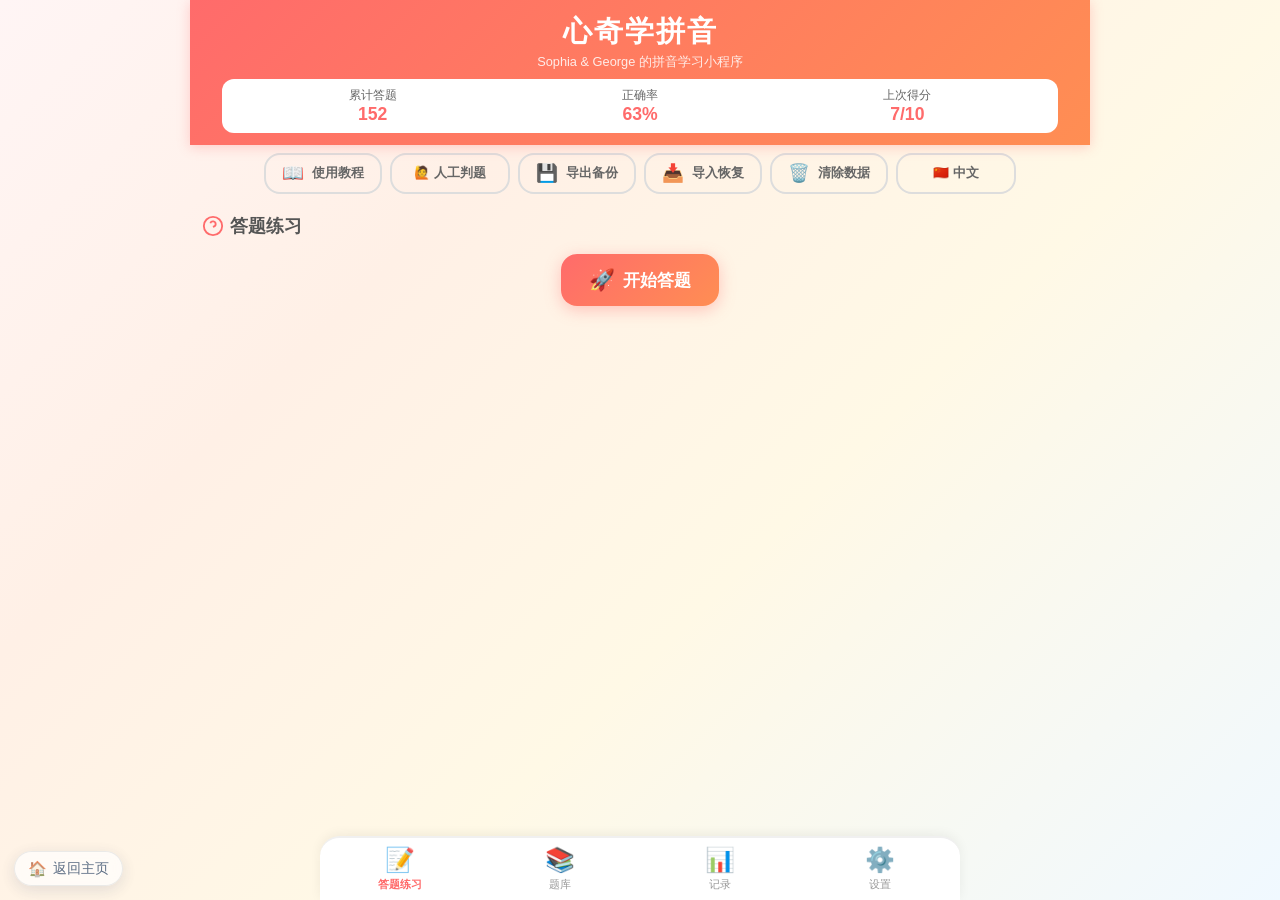
<file: apps/pinyin/index.html>
<!DOCTYPE html>
<html lang="zh-CN">
<head>
<meta charset="UTF-8">
<meta name="viewport" content="width=device-width, initial-scale=1.0, user-scalable=no">
<title>心奇学拼音</title>
<style>
/* ===== RESET & BASE ===== */
*, *::before, *::after { box-sizing: border-box; margin: 0; padding: 0; }
html { font-size: 16px; -webkit-tap-highlight-color: transparent; }
body {
  font-family: -apple-system, BlinkMacSystemFont, "Segoe UI", Roboto, "PingFang SC", "Microsoft YaHei", sans-serif;
  background: linear-gradient(135deg, #FFF5F5 0%, #FFF0E6 30%, #FFF9E6 60%, #F0F9FF 100%);
  min-height: 100vh;
  min-height: 100dvh;
  color: #333;
  overflow-x: hidden;
}
.app { max-width: 900px; margin: 0 auto; min-height: 100vh; min-height: 100dvh; display: flex; flex-direction: column; }

/* ===== UTILITY ===== */
.hidden { display: none !important; }

/* ===== HEADER ===== */
.header {
  background: linear-gradient(135deg, #FF6B6B, #FF8E53);
  color: #fff;
  padding: 12px 20px;
  text-align: center;
  position: sticky;
  top: 0;
  z-index: 100;
  box-shadow: 0 2px 12px rgba(255,107,107,0.3);
}
.header h1 { font-size: 1.5rem; font-weight: 700; letter-spacing: 2px; }
.header .subtitle { font-size: 0.8rem; opacity: 0.85; margin-top: 2px; }
.overview-bar {
  background: #fff;
  margin: 8px 12px 0;
  border-radius: 12px;
  padding: 8px 16px;
  display: flex;
  justify-content: space-around;
  flex-wrap: wrap;
  gap: 4px;
}
.overview-bar .stat {
  text-align: center;
  font-size: 0.75rem;
  color: #666;
}
.overview-bar .stat strong { display: block; font-size: 1.1rem; color: #FF6B6B; }

/* ===== MAIN ===== */
.main { flex: 1; padding: 12px; padding-bottom: 80px; }

/* ===== TABS ===== */
.tab-content { display: none; }
.tab-content.active { display: block; }

/* ===== TOAST ===== */
.toast {
  position: fixed;
  top: 20px;
  left: 50%;
  transform: translateX(-50%);
  background: #FF6B6B;
  color: #fff;
  padding: 12px 28px;
  border-radius: 30px;
  font-size: 0.95rem;
  font-weight: 700;
  z-index: 300;
  box-shadow: 0 4px 20px rgba(255,107,107,0.4);
  animation: toastIn 0.3s ease-out, toastOut 0.3s ease-in 1.8s forwards;
  pointer-events: none;
  white-space: nowrap;
  max-width: 90vw;
  text-align: center;
}
@keyframes toastIn { from { opacity: 0; transform: translateX(-50%) translateY(-20px); } to { opacity: 1; transform: translateX(-50%) translateY(0); } }
@keyframes toastOut { from { opacity: 1; } to { opacity: 0; transform: translateX(-50%) translateY(-20px); } }

/* ===== BOTTOM NAV ===== */
.bottom-nav {
  position: fixed;
  bottom: 0;
  left: 0;
  right: 0;
  background: #fff;
  display: flex;
  border-top: 2px solid #f0f0f0;
  z-index: 100;
  padding-bottom: env(safe-area-inset-bottom, 0);
  box-shadow: 0 -2px 12px rgba(0,0,0,0.06);
}
.bottom-nav .nav-item {
  flex: 1;
  display: flex;
  flex-direction: column;
  align-items: center;
  justify-content: center;
  padding: 8px 4px;
  cursor: pointer;
  border: none;
  background: none;
  color: #999;
  font-size: 0.7rem;
  transition: color 0.2s;
  min-height: 56px;
  gap: 3px;
}
.bottom-nav .nav-item.active { color: #FF6B6B; font-weight: 600; }
.bottom-nav .nav-item svg { width: 24px; height: 24px; }

/* ===== CARDS (Quiz) ===== */
.quiz-controls {
  text-align: center;
  margin: 16px 0;
}
.btn {
  display: inline-flex;
  align-items: center;
  justify-content: center;
  gap: 8px;
  border: none;
  border-radius: 16px;
  cursor: pointer;
  font-family: inherit;
  font-weight: 700;
  transition: all 0.2s;
  min-height: 52px;
  padding: 12px 28px;
  font-size: 1.05rem;
  -webkit-user-select: none;
  user-select: none;
}
.btn:active { transform: scale(0.96); }
.btn-primary {
  background: linear-gradient(135deg, #FF6B6B, #FF8E53);
  color: #fff;
  box-shadow: 0 4px 16px rgba(255,107,107,0.35);
}
.btn-primary:hover { box-shadow: 0 6px 20px rgba(255,107,107,0.45); }
.btn-secondary {
  background: #fff;
  color: #FF6B6B;
  border: 2px solid #FF6B6B;
}
.btn-green { background: #4CAF50; color: #fff; box-shadow: 0 4px 14px rgba(76,175,80,0.35); }
.btn-red { background: #f44336; color: #fff; box-shadow: 0 4px 14px rgba(244,67,54,0.35); }
.btn-ghost { background: transparent; color: #666; border: 2px solid #ddd; }

.card-grid {
  display: grid;
  grid-template-columns: repeat(auto-fill, minmax(140px, 1fr));
  gap: 14px;
  margin-top: 16px;
}

/* 3D Flip Card */
.flip-card {
  height: 160px;
}
.flip-card-inner {
  position: relative;
  width: 100%;
  height: 100%;
  transition: transform 0.6s cubic-bezier(0.4, 0, 0.2, 1);
  transform-style: preserve-3d;
  cursor: pointer;
  transform-origin: center center;
}
.flip-card-inner.flipped { transform: rotateY(180deg); }

.flip-card-front, .flip-card-back {
  position: absolute;
  top: 0; left: 0;
  width: 100%;
  height: 100%;
  backface-visibility: hidden;
  -webkit-backface-visibility: hidden;
  border-radius: 18px;
  display: flex;
  flex-direction: column;
  align-items: center;
  justify-content: center;
  font-weight: 700;
}
.flip-card-front {
  background: linear-gradient(135deg, #667eea 0%, #764ba2 100%);
  color: #fff;
  font-size: 1.5rem;
  box-shadow: 0 4px 16px rgba(102,126,234,0.3);
  position: relative;
  overflow: hidden;
  text-transform: capitalize;
  text-align: center;
  padding: 10px;
}
.flip-card-front::before {
  content: '';
  position: absolute;
  inset: 8px;
  border: 2px dashed rgba(255,255,255,0.3);
  border-radius: 12px;
}
.flip-card-front .card-number {
  position: relative;
  z-index: 1;
  font-size: 1.6rem;
  text-shadow: 0 2px 8px rgba(0,0,0,0.2);
  line-height: 1.3;
}
.flip-card-front .card-label {
  font-size: 0.7rem;
  opacity: 0.7;
  position: relative;
  z-index: 1;
  margin-top: 4px;
}
.flip-card-back {
  background: #fff;
  transform: rotateY(180deg);
  box-shadow: 0 4px 16px rgba(0,0,0,0.1);
  padding: 12px;
  gap: 6px;
}
.flip-card-back .pinyin-display {
  font-size: 2.2rem;
  color: #333;
}
.flip-card-back .judge-btns {
  display: flex;
  gap: 10px;
}
.flip-card-back .judge-btn {
  width: 44px;
  height: 44px;
  border-radius: 50%;
  border: none;
  cursor: pointer;
  font-size: 1.3rem;
  display: flex;
  align-items: center;
  justify-content: center;
  transition: all 0.2s;
}
.flip-card-back .judge-btn:active { transform: scale(0.9); }
.judge-btn.correct { background: #C8E6C9; color: #2E7D32; }
.judge-btn.wrong { background: #FFCDD2; color: #C62828; }
.flip-card-back .judge-btn:hover { transform: scale(1.1); }

/* Card states after judging */
.flip-card.answered-correct .flip-card-back { border: 3px solid #4CAF50; background: #f1f8e9; }
.flip-card.answered-wrong .flip-card-back { border: 3px solid #f44336; background: #fef2f2; }
.flip-card.answered-correct .flip-card-inner,
.flip-card.answered-wrong .flip-card-inner { cursor: default; }
.flip-card.answered-correct .judge-btn.correct { background: #4CAF50; color: #fff; }
.flip-card.answered-wrong .judge-btn.wrong { background: #f44336; color: #fff; }

.quiz-progress {
  text-align: center;
  margin: 10px 0;
  font-size: 0.9rem;
  color: #888;
}
.quiz-progress span { color: #FF6B6B; font-weight: 700; }
.quiz-progress-inner { display: flex; justify-content: space-between; align-items: center; gap: 12px; }
.btn-exit-quiz {
  background: #fff; color: #FF6B6B; border: 2px solid #FF6B6B;
  font-size: 0.85rem; min-height: 38px; padding: 8px 16px; white-space: nowrap;
}
.btn-exit-quiz:active { transform: scale(0.96); }

/* ===== MODAL ===== */
.modal-overlay {
  position: fixed;
  inset: 0;
  background: rgba(33,42,80,0.55);
  z-index: 200;
  display: flex;
  align-items: center;
  justify-content: center;
  padding: 20px;
  animation: fadeIn 0.3s;
}
.modal-overlay.hidden { display: none; }
@keyframes fadeIn { from { opacity: 0; } to { opacity: 1; } }

.modal-box {
  background: linear-gradient(160deg, #ffffff 0%, #eef2ff 100%);
  border: 2px solid #c7d2fe;
  border-radius: 24px;
  padding: 32px 24px;
  text-align: center;
  max-width: 400px;
  width: 100%;
  box-shadow: 0 16px 60px rgba(49,46,129,0.35);
  animation: popIn 0.4s cubic-bezier(0.175,0.885,0.32,1.275);
}
@keyframes popIn { from { transform: scale(0.8); opacity: 0; } to { transform: scale(1); opacity: 1; } }
.modal-box .score-big { font-size: 4rem; font-weight: 800; color: #FF6B6B; line-height: 1; }
.modal-box .score-outof { font-size: 1.1rem; color: #999; margin: 4px 0; }
.modal-box .encouragement { font-size: 1.6rem; font-weight: 700; margin: 12px 0 6px; }
.modal-box .star-row { font-size: 1.8rem; margin: 4px 0 16px; letter-spacing: 4px; }
.modal-box .modal-btns { display: flex; gap: 10px; justify-content: center; flex-wrap: wrap; }
.modal-box .modal-btns .btn { min-width: 120px; }

/* ===== TUTORIAL MODAL ===== */
.tutorial-box {
  max-width: 500px;
  max-height: 85vh;
  overflow-y: auto;
  text-align: left;
  padding: 28px 24px;
}
.tutorial-box::-webkit-scrollbar { width: 6px; }
.tutorial-box::-webkit-scrollbar-track { background: #f0f0f0; border-radius: 3px; }
.tutorial-box::-webkit-scrollbar-thumb { background: #FF6B6B; border-radius: 3px; }
.tutorial-title {
  font-size: 1.4rem;
  font-weight: 700;
  color: #FF6B6B;
  text-align: center;
  margin-bottom: 18px;
}
.tutorial-section {
  display: flex;
  gap: 12px;
  margin-bottom: 18px;
  align-items: flex-start;
}
.tutorial-section-icon {
  flex-shrink: 0;
  width: 44px;
  height: 44px;
  border-radius: 12px;
  display: flex;
  align-items: center;
  justify-content: center;
  background: linear-gradient(135deg, #FF6B6B, #FF8E53);
  color: #fff;
}
.tutorial-section-icon svg { width: 24px; height: 24px; }
.tutorial-section-text { flex: 1; }
.tutorial-section-text h4 {
  font-size: 1rem;
  font-weight: 700;
  color: #333;
  margin-bottom: 4px;
}
.tutorial-section-text p {
  font-size: 0.85rem;
  color: #666;
  line-height: 1.5;
}
.tutorial-footer {
  text-align: center;
  margin: 16px 0 4px;
  padding-top: 14px;
  border-top: 1px solid #f0f0f0;
  font-size: 0.8rem;
  color: #aaa;
}
.tutorial-footer p { margin: 2px 0; }

/* ===== BANK ===== */
.bank-header {
  display: flex;
  justify-content: space-between;
  align-items: center;
  flex-wrap: wrap;
  gap: 8px;
  margin-bottom: 12px;
}
.bank-legend {
  display: flex;
  flex-wrap: wrap;
  gap: 6px;
  margin-bottom: 0;
  font-size: 0.7rem;
}
.bank-legend-row {
  display: flex;
  justify-content: space-between;
  align-items: center;
  flex-wrap: wrap;
  gap: 12px;
  margin-bottom: 12px;
}
.bank-dist {
  flex: 1 1 200px;
  min-width: 180px;
  max-width: 360px;
  text-align: right;
}
.bank-dist-cap { font-size: 0.7rem; color: #999; margin-bottom: 4px; }
.bank-dist-bar {
  display: flex;
  height: 22px;
  border-radius: 11px;
  overflow: hidden;
  background: #f0f0f0;
  box-shadow: inset 0 1px 3px rgba(0,0,0,0.12);
}
.bank-dist-bar > span {
  height: 100%;
  transition: width 0.3s;
}
.legend-dot {
  display: inline-block;
  width: 14px;
  height: 14px;
  border-radius: 4px;
  margin-right: 3px;
  vertical-align: middle;
}
.bank-table-container { overflow-x: auto; }
.bank-table {
  width: 100%;
  border-collapse: collapse;
  font-size: 0.9rem;
  background: #fff;
  border-radius: 14px;
  overflow: hidden;
  box-shadow: 0 2px 8px rgba(0,0,0,0.05);
}
.bank-table th, .bank-table td {
  padding: 10px 12px;
  text-align: center;
  border-bottom: 1px solid #f0f0f0;
}
.bank-table th {
  background: #FFF5F5;
  color: #FF6B6B;
  font-weight: 700;
  font-size: 0.8rem;
  position: sticky;
  top: 0;
}
.bank-table td:first-child { font-size: 1.2rem; font-weight: 700; }

/* Weight colors */
.w-color-6 { background: #FFE0E0; }
.w-color-4 { background: #FFE8CC; }
.w-color-2 { background: #FFF9C4; }
.w-color-1g { background: #C8E6C9; }
.w-color-1b { background: #BBDEFB; }
.w-color-3 { background: #fff; }
.w-color-0 { background: #f9f9f9; }

/* ===== RECORDS ===== */
.records-list {
  display: flex;
  flex-direction: column;
  gap: 8px;
}
.record-card {
  background: #fff;
  border-radius: 14px;
  padding: 14px 18px;
  display: flex;
  justify-content: space-between;
  align-items: center;
  box-shadow: 0 2px 8px rgba(0,0,0,0.05);
}
.record-card .record-info { flex: 1; }
.record-card .record-date { font-size: 0.85rem; color: #888; }
.record-card .record-time { font-size: 0.75rem; color: #aaa; }
.record-card .record-score {
  font-size: 1.8rem;
  font-weight: 800;
  color: #FF6B6B;
}
.record-card .record-score.perfect { color: #4CAF50; }
.record-card .record-score.good { color: #FF8E53; }
.record-card .record-score.ok { color: #FFA726; }

/* ===== SETTINGS ===== */
.settings-section {
  background: #fff;
  border-radius: 16px;
  padding: 18px;
  margin-bottom: 14px;
  box-shadow: 0 2px 8px rgba(0,0,0,0.05);
}
.settings-section h3 {
  font-size: 1rem;
  color: #FF6B6B;
  margin-bottom: 12px;
  display: flex;
  align-items: center;
  gap: 6px;
}
.settings-field {
  display: flex;
  align-items: center;
  gap: 8px;
  margin-bottom: 10px;
  flex-wrap: wrap;
}
.settings-field label {
  min-width: 80px;
  font-size: 0.85rem;
  font-weight: 600;
  color: #555;
}
.settings-field input {
  flex: 1;
  min-width: 120px;
  padding: 10px 14px;
  border: 2px solid #e0e0e0;
  border-radius: 10px;
  font-size: 1rem;
  font-family: inherit;
  outline: none;
  transition: border-color 0.2s;
}
.settings-field input:focus { border-color: #FF6B6B; }
.settings-field .weight-input { max-width: 80px; text-align: center; }
.settings-actions {
  display: flex;
  gap: 8px;
  flex-wrap: wrap;
  margin-top: 12px;
}

/* ===== BACKUP BAR ===== */
.backup-bar {
  display: flex;
  gap: 8px;
  flex-wrap: wrap;
  justify-content: center;
  padding: 8px 12px;
}
.backup-bar .btn { font-size: 0.8rem; min-height: 38px; padding: 8px 16px; white-space: nowrap; }
#btnLang, #btnJudgeMode { min-width: 120px; }

/* ===== EMPTY STATE ===== */
.empty-state {
  text-align: center;
  padding: 40px 20px;
  color: #aaa;
  font-size: 0.95rem;
}
.empty-state svg { width: 64px; height: 64px; opacity: 0.3; margin-bottom: 12px; }

/* ===== SECTION TITLE ===== */
.section-title {
  font-size: 1.1rem;
  font-weight: 700;
  color: #555;
  margin-bottom: 12px;
  display: flex;
  align-items: center;
  gap: 6px;
}

/* ===== RESPONSIVE ===== */
@media (min-width: 768px) {
  .card-grid { grid-template-columns: repeat(5, 1fr); }
  .bottom-nav { max-width: 900px; left: 50%; transform: translateX(-50%); border-radius: 20px 20px 0 0; }
  .flip-card { height: 180px; }
  .header h1 { font-size: 1.8rem; }
  .flip-card-front .card-number { font-size: 1.8rem; }
}
@media (max-width: 480px) {
  .card-grid { grid-template-columns: repeat(2, 1fr); }
  .flip-card { height: 150px; }
  .flip-card-front .card-number { font-size: 1.3rem; }
  .flip-card-back .pinyin-display { font-size: 1.8rem; }
  .modal-box { padding: 24px 16px; }
  .modal-box .score-big { font-size: 3rem; }
  .bottom-nav .nav-item { font-size: 0.65rem; min-height: 52px; }
  .backup-bar .btn { font-size: 0.72rem; padding: 8px 10px; }
}

/* ===== JUDGE MODE BUTTON ===== */
#btnJudgeMode:disabled { opacity: 0.5; cursor: not-allowed; }
.judge-mode-auto { background: linear-gradient(135deg,#667eea,#764ba2) !important; color:#fff !important; border-color: transparent !important; }

/* ===== PRONUNCIATION COLUMN ===== */
.pron-btn {
  border: none; background: #E3F2FD; color: #1976D2; border-radius: 50%;
  width: 38px; height: 38px; cursor: pointer; font-size: 1.05rem;
  display: inline-flex; align-items: center; justify-content: center; transition: all .2s;
}
.pron-btn:active { transform: scale(0.9); }
.pron-btn.playing { background: #1976D2; color: #fff; }

/* ===== RECORD BUTTON ON CARD ===== */
.flip-card-back .record-btn {
  border: none; border-radius: 14px; padding: 8px 18px; cursor: pointer;
  background: linear-gradient(135deg,#FF6B6B,#FF8E53); color:#fff; font-weight: 700;
  font-size: 0.95rem; display: inline-flex; align-items: center; gap: 6px; margin-bottom: 4px;
  box-shadow: 0 4px 14px rgba(255,107,107,0.35);
}
.flip-card-back .record-btn:active { transform: scale(0.96); }
.flip-card-back .record-btn:disabled { opacity: 0.5; cursor: not-allowed; }
.flip-card-back .judge-btns .judge-btn:disabled { opacity: 0.4; cursor: not-allowed; }

/* ===== RECORD MODAL ===== */
.mic-pulse {
  width: 92px; height: 92px; border-radius: 50%;
  background: linear-gradient(135deg,#FF6B6B,#FF8E53);
  display: flex; align-items: center; justify-content: center; color: #fff; font-size: 2.4rem;
  animation: micPulse 1s ease-in-out infinite; margin: 0 auto;
}
@keyframes micPulse {
  0%,100% { transform: scale(1); box-shadow: 0 0 0 0 rgba(255,107,107,0.5); }
  50% { transform: scale(1.08); box-shadow: 0 0 0 18px rgba(255,107,107,0); }
}
.wave-bars { display: flex; gap: 5px; justify-content: center; align-items: flex-end; height: 38px; margin-top: 16px; }
.wave-bars span { width: 6px; background: #FF8E53; border-radius: 3px; height: 10px; animation: wave 1s ease-in-out infinite; }
@keyframes wave { 0%,100% { height: 10px; } 50% { height: 36px; } }

/* ===== JUDGE ANIMATION MODAL ===== */
.judge-anim-box { text-align: center; }
.judge-anim-badge {
  width: 110px; height: 110px; border-radius: 50%;
  display: flex; align-items: center; justify-content: center;
  margin: 0 auto; font-size: 4.2rem; line-height: 1;
  animation: popJudge 0.4s cubic-bezier(0.175,0.885,0.32,1.275), badgePulse 1.1s ease-out 0.4s;
}
.judge-anim-correct-badge { background: linear-gradient(135deg,#C8E6C9,#A5D6A7); color: #2E7D32; box-shadow: 0 8px 24px rgba(76,175,80,0.4); }
.judge-anim-wrong-badge { background: linear-gradient(135deg,#FFCDD2,#EF9A9A); color: #C62828; box-shadow: 0 8px 24px rgba(244,67,54,0.4); }
@keyframes popJudge { from { transform: scale(0); opacity: 0; } to { transform: scale(1); opacity: 1; } }
@keyframes badgePulse {
  0% { box-shadow: 0 0 0 0 rgba(79,70,229,0.45); }
  100% { box-shadow: 0 0 0 26px rgba(79,70,229,0); }
}
.judge-anim-icon { font-weight: 800; }
.judge-anim-correct { color: #2E7D32; }
.judge-anim-wrong { color: #C62828; }

/* ===== SIMILARITY SLIDER ===== */
.sim-row { display: flex; align-items: center; gap: 10px; flex: 1; min-width: 160px; }
.sim-row input[type=range] { flex: 1; accent-color: #FF6B6B; }
.sim-val { min-width: 50px; text-align: center; font-weight: 700; color: #FF6B6B; }
</style>
</head>
<body>
<div class="app">
  <!-- HEADER -->
  <header class="header">
    <h1 data-i18n="title">心奇学拼音</h1>
    <div class="subtitle" data-i18n="subtitle">Sophia &amp; George 的拼音学习小程序</div>
    <div class="overview-bar" id="overviewBar">
      <div class="stat"><span data-i18n="statTotal">累计答题</span><strong id="statTotal">0</strong></div>
      <div class="stat"><span data-i18n="statAccuracy">正确率</span><strong id="statAccuracy">--</strong></div>
      <div class="stat"><span data-i18n="statLastScore">上次得分</span><strong id="statLastScore">--</strong></div>
    </div>
  </header>

  <!-- DATA BACKUP BAR -->
  <div class="backup-bar">
    <!-- Tutorial Button (leftmost) -->
    <button class="btn btn-ghost" onclick="showTutorial()" title="Tutorial">
      <span style="font-size:1.1rem">📖</span>
      <span data-i18n="btnTutorial">使用教程</span>
    </button>
    <!-- Judge Mode Button -->
    <button class="btn btn-ghost" onclick="toggleJudgeMode()" id="btnJudgeMode" title="Judge Mode">
      <span id="btnJudgeModeContent">🙋 人工判题</span>
    </button>
    <button class="btn btn-ghost" onclick="exportData()" title="Export JSON Backup">
      <span style="font-size:1.1rem">💾</span>
      <span data-i18n="btnExport">导出备份</span>
    </button>
    <button class="btn btn-ghost" onclick="document.getElementById('importFile').click()" title="Import JSON Restore">
      <span style="font-size:1.1rem">📥</span>
      <span data-i18n="btnImport">导入恢复</span>
    </button>
    <input type="file" id="importFile" accept=".json" style="display:none" onchange="importData(event)">
    <button class="btn btn-ghost" onclick="clearAllData()" title="Clear All Data">
      <span style="font-size:1.1rem">🗑️</span>
      <span data-i18n="btnClear">清除数据</span>
    </button>
    <!-- Language Toggle Button (rightmost) -->
    <button class="btn btn-ghost" onclick="toggleLanguage()" id="btnLang" title="Switch Language">
      <span id="btnLangContent">🇨🇳 中文</span>
    </button>
  </div>

  <!-- MAIN CONTENT -->
  <main class="main">
    <!-- TAB: QUIZ -->
    <section class="tab-content active" id="tabQuiz">
      <div class="section-title">
        <svg width="22" height="22" viewBox="0 0 24 24" fill="none" stroke="#FF6B6B" stroke-width="2"><circle cx="12" cy="12" r="10"/><path d="M9.09 9a3 3 0 015.83 1c0 2-3 3-3 3"/><line x1="12" y1="17" x2="12.01" y2="17"/></svg>
        <span data-i18n="tabQuiz">答题练习</span>
      </div>
      <div class="quiz-controls" id="quizControls">
        <button class="btn btn-primary" onclick="startQuiz()" id="btnStartQuiz">
          <span style="font-size:1.3rem">🚀</span>
          <span data-i18n="startQuiz">开始答题</span>
        </button>
      </div>
      <div class="quiz-progress hidden" id="quizProgress">
        <div class="quiz-progress-inner">
          <span id="quizProgressText"></span>
          <button class="btn btn-exit-quiz" onclick="requestExitQuiz()">🚪 <span data-i18n="exitQuiz">退出答题</span></button>
        </div>
      </div>
      <div class="card-grid" id="cardGrid"></div>
    </section>

    <!-- TAB: BANK -->
    <section class="tab-content" id="tabBank">
      <div class="section-title">
        <svg width="22" height="22" viewBox="0 0 24 24" fill="none" stroke="#FF6B6B" stroke-width="2"><rect x="3" y="3" width="7" height="7"/><rect x="14" y="3" width="7" height="7"/><rect x="3" y="14" width="7" height="7"/><rect x="14" y="14" width="7" height="7"/></svg>
        <span data-i18n="bankTitle">拼音题库</span>
      </div>
      <div class="bank-legend-row">
        <div class="bank-legend">
          <span><span class="legend-dot" style="background:#FFE0E0"></span><span data-i18n="legendHigh">高错误率</span></span>
          <span><span class="legend-dot" style="background:#FFE8CC"></span><span data-i18n="legendMedium">中错误率</span></span>
          <span><span class="legend-dot" style="background:#FFF9C4"></span><span data-i18n="legendLow">低错误率</span></span>
          <span><span class="legend-dot" style="background:#C8E6C9"></span><span data-i18n="legendVeryLow">极低错误率</span></span>
          <span><span class="legend-dot" style="background:#BBDEFB"></span><span data-i18n="legendPerfect">全部正确</span></span>
          <span><span class="legend-dot" style="background:#fff;border:1px solid #ddd"></span><span data-i18n="legendNever">从未抽到</span></span>
        </div>
        <div class="bank-dist">
          <div class="bank-dist-cap" id="bankDistCap"></div>
          <div class="bank-dist-bar" id="bankDistBar"></div>
        </div>
      </div>
      <div class="bank-table-container">
        <table class="bank-table" id="bankTable">
          <thead><tr>
            <th data-i18n="thPinyin">拼音</th>
            <th data-i18n="thPronounce">发音</th>
            <th data-i18n="thAppeared">出现</th>
            <th data-i18n="thErrors">错误</th>
            <th data-i18n="thErrorRate">错误率</th>
            <th data-i18n="thWeight">权重</th>
          </tr></thead>
          <tbody id="bankTableBody"></tbody>
        </table>
      </div>
    </section>

    <!-- TAB: RECORDS -->
    <section class="tab-content" id="tabRecords">
      <div class="section-title">
        <svg width="22" height="22" viewBox="0 0 24 24" fill="none" stroke="#FF6B6B" stroke-width="2"><path d="M14 2H6a2 2 0 00-2 2v16a2 2 0 002 2h12a2 2 0 002-2V8z"/><polyline points="14 2 14 8 20 8"/><line x1="16" y1="13" x2="8" y2="13"/><line x1="16" y1="17" x2="8" y2="17"/></svg>
        <span data-i18n="recordsTitle">练习记录</span>
      </div>
      <div class="records-list" id="recordsList"></div>
    </section>

    <!-- TAB: SETTINGS -->
    <section class="tab-content" id="tabSettings">
      <div class="section-title">
        <svg width="22" height="22" viewBox="0 0 24 24" fill="none" stroke="#FF6B6B" stroke-width="2"><circle cx="12" cy="12" r="3"/><path d="M19.4 15a1.65 1.65 0 00.33 1.82l.06.06a2 2 0 01-2.83 2.83l-.06-.06a1.65 1.65 0 00-1.82-.33 1.65 1.65 0 00-1 1.51V21a2 2 0 01-4 0v-.09A1.65 1.65 0 009 19.4a1.65 1.65 0 00-1.82.33l-.06.06a2 2 0 01-2.83-2.83l.06-.06A1.65 1.65 0 004.68 15a1.65 1.65 0 00-1.51-1H3a2 2 0 010-4h.09A1.65 1.65 0 004.6 9a1.65 1.65 0 00-.33-1.82l-.06-.06a2 2 0 012.83-2.83l.06.06A1.65 1.65 0 009 4.68a1.65 1.65 0 001-1.51V3a2 2 0 014 0v.09a1.65 1.65 0 001 1.51 1.65 1.65 0 001.82-.33l.06-.06a2 2 0 012.83 2.83l-.06.06A1.65 1.65 0 0019.4 9a1.65 1.65 0 001.51 1H21a2 2 0 010 4h-.09a1.65 1.65 0 00-1.51 1z"/></svg>
        <span data-i18n="settingsTitle">设置</span>
      </div>

      <div class="settings-section">
        <h3>👶 宝宝名字</h3>
        <div class="settings-field"><label>宝宝名字</label><input type="text" id="setBabyName" value="Sophia &amp; George"></div>
      </div>

      <div class="settings-section">
        <h3 data-i18n="encTitle">鼓励语设置</h3>
        <div class="settings-field"><label data-i18n="enc10">10分（满分）</label><input type="text" id="setEnc10" value="太棒了！"></div>
        <div class="settings-field"><label data-i18n="enc89">8~9分（优秀）</label><input type="text" id="setEnc89" value="做得好！"></div>
        <div class="settings-field"><label data-i18n="enc67">6~7分（良好）</label><input type="text" id="setEnc67" value="继续加油！"></div>
        <div class="settings-field"><label data-i18n="enc15">1~5分（加油）</label><input type="text" id="setEnc15" value="你可以的！"></div>
        <div class="settings-field"><label data-i18n="enc0">0分（意外）</label><input type="text" id="setEnc0" value="难以置信！"></div>
      </div>

      <div class="settings-section">
        <h3 data-i18n="weightTitle">权重系数</h3>
        <p style="font-size:0.78rem;color:#999;margin-bottom:10px;" data-i18n="weightHint">数值越大，答题时被抽中的概率越高</p>
        <div class="settings-field"><label data-i18n="wHigh">错误率 ≥ 50%</label><input type="number" class="weight-input" id="setW6" min="1" max="99" value="6"></div>
        <div class="settings-field"><label data-i18n="wMedium">25% ≤ 错误率 < 50%</label><input type="number" class="weight-input" id="setW4" min="1" max="99" value="4"></div>
        <div class="settings-field"><label data-i18n="wLow">10% ≤ 错误率 < 25%</label><input type="number" class="weight-input" id="setW2" min="1" max="99" value="2"></div>
        <div class="settings-field"><label data-i18n="wVeryLow">0 < 错误率 < 10%</label><input type="number" class="weight-input" id="setW1" min="1" max="99" value="1"></div>
        <div class="settings-field"><label data-i18n="wPerfect">全部正确</label><input type="number" class="weight-input" id="setWp" min="1" max="99" value="1"></div>
        <div class="settings-field"><label data-i18n="wNever">从未抽到</label><input type="number" class="weight-input" id="setWn" min="1" max="99" value="3"></div>
        <div class="settings-actions">
          <button class="btn btn-primary" onclick="saveSettings()" data-i18n="saveSettings">保存设置</button>
          <button class="btn btn-ghost" onclick="resetSettings()" data-i18n="resetDefaults">恢复默认</button>
        </div>
      </div>

      <div class="settings-section">
        <h3 data-i18n="simTitle2">语音判题设置</h3>
        <p style="font-size:0.78rem;color:#999;margin-bottom:10px;" data-i18n="simHint">相似度阈值（数值越低越宽松，越高越严格）</p>
        <div class="settings-field">
          <label data-i18n="simLabel">相似度阈值</label>
          <div class="sim-row">
            <input type="range" id="setSim" min="60" max="100" step="10" value="80" oninput="document.getElementById('simVal').textContent=this.value+'%'">
            <span class="sim-val" id="simVal">80%</span>
          </div>
        </div>
      </div>
    </section>
  </main>

  <!-- BOTTOM NAV -->
  <nav class="bottom-nav">
    <button class="nav-item active" onclick="switchTab('quiz')">
      <span style="font-size:1.5rem">📝</span>
      <span data-i18n="tabQuiz">答题练习</span>
    </button>
    <button class="nav-item" onclick="switchTab('bank')">
      <span style="font-size:1.5rem">📚</span>
      <span data-i18n="tabBank">题库</span>
    </button>
    <button class="nav-item" onclick="switchTab('records')">
      <span style="font-size:1.5rem">📊</span>
      <span data-i18n="tabRecords">记录</span>
    </button>
    <button class="nav-item" onclick="switchTab('settings')">
      <span style="font-size:1.5rem">⚙️</span>
      <span data-i18n="tabSettings">设置</span>
    </button>
  </nav>
</div>

<!-- ENCOURAGEMENT MODAL -->
<div class="modal-overlay hidden" id="encourageModal">
  <div class="modal-box">
    <div class="score-big" id="modalScore">0</div>
    <div class="score-outof">/ 10</div>
    <div class="encouragement" id="modalEnc">你可以的！</div>
    <div class="star-row" id="modalStars"></div>
    <div class="modal-btns">
      <button class="btn btn-primary" onclick="retryQuiz()">
        <span style="font-size:1.1rem">🔄</span>
        <span data-i18n="tryAgain">再来一次</span>
      </button>
      <button class="btn btn-secondary" onclick="exitQuiz()" data-i18n="exitQuiz">退出答题</button>
    </div>
  </div>
</div>

<!-- CONFIRM MODAL -->
<div class="modal-overlay hidden" id="confirmModal">
  <div class="modal-box">
    <div style="font-size:3rem;margin-bottom:8px;">⚠️</div>
    <div style="font-size:1.1rem;font-weight:700;margin-bottom:8px;" id="confirmMsg"></div>
    <div style="font-size:0.85rem;color:#999;margin-bottom:16px;" id="confirmDesc"></div>
    <div class="modal-btns">
      <button class="btn btn-red" id="confirmBtn" onclick="runConfirm()">确认</button>
      <button class="btn btn-ghost" onclick="closeConfirmModal()" data-i18n="cancel">取消</button>
    </div>
  </div>
</div>

<!-- TUTORIAL MODAL -->
<div class="modal-overlay hidden" id="tutorialModal">
  <div class="modal-box tutorial-box">
    <h2 class="tutorial-title" id="tutorialTitle">使用教程</h2>
    <div id="tutorialContent"></div>
    <div class="tutorial-footer">
      <p id="tutorialAuthor">作者：Peppa's Daddy</p>
      <p id="tutorialDate">日期：2026.8.5</p>
      <p id="tutorialVersion">版本：1.5</p>
    </div>
  <div class="modal-btns">
    <button class="btn btn-primary" onclick="closeTutorial()" id="tutorialCloseBtn">关闭教程</button>
  </div>
</div>

<!-- RECORD MODAL -->
<div class="modal-overlay hidden" id="recordModal">
  <div class="modal-box record-box">
    <div class="mic-pulse">🎤</div>
    <div style="font-size:1.2rem;font-weight:700;margin-top:14px;" id="recordTitle">录音中…</div>
    <div style="font-size:0.85rem;color:#999;margin-top:4px;" id="recordDesc">请大声读出卡片上的拼音</div>
    <div class="wave-bars">
      <span style="animation-delay:0s"></span><span style="animation-delay:.15s"></span><span style="animation-delay:.3s"></span><span style="animation-delay:.45s"></span><span style="animation-delay:.6s"></span>
    </div>
  </div>
</div>

<!-- JUDGE ANIMATION MODAL -->
<div class="modal-overlay hidden" id="judgeAnimModal">
  <div class="modal-box judge-anim-box">
    <div class="judge-anim-badge" id="judgeAnimBadge"><span class="judge-anim-icon" id="judgeAnimIcon">✓</span></div>
    <div style="font-size:1.2rem;font-weight:700;margin-top:12px;" id="judgeAnimText">发音正确！</div>
    <div style="font-size:0.9rem;color:#555;margin-top:8px;background:#fff;border-radius:12px;padding:6px 14px;display:inline-block;box-shadow:0 2px 8px rgba(0,0,0,0.06);" id="judgeAnimSim"></div>
  </div>
</div>
</div>

<script>
// ============================================================
// I18N - Internationalization
// ============================================================
const I18N = {
  zh: {
    title: '心奇学拼音',
    subtitle: 'Sophia & George 的拼音学习小程序',
    statTotal: '累计答题',
    statAccuracy: '正确率',
    statLastScore: '上次得分',
    btnTutorial: '使用教程',
    btnExport: '导出备份',
    btnImport: '导入恢复',
    btnClear: '清除数据',
    tabQuiz: '答题练习',
    tabBank: '题库',
    tabRecords: '记录',
    tabSettings: '设置',
    startQuiz: '开始答题',
    quizProgressLabel: '已答',
    bankTitle: '拼音题库',
    thPinyin: '拼音',
    thAppeared: '出现',
    thErrors: '错误',
    thErrorRate: '错误率',
    thWeight: '权重',
    legendHigh: '高错误率',
    legendMedium: '中错误率',
    legendLow: '低错误率',
    legendVeryLow: '极低错误率',
    legendPerfect: '全部正确',
    legendNever: '从未抽到',
    distTotal: '共',
    distUnit: '个拼音组合',
    recordsTitle: '练习记录',
    emptyRecords: '暂无练习记录，快开始答题吧！',
    settingsTitle: '设置',
    encTitle: '鼓励语设置',
    weightTitle: '权重系数',
    weightHint: '数值越大，答题时被抽中的概率越高',
    enc10: '10分（满分）',
    enc89: '8~9分（优秀）',
    enc67: '6~7分（良好）',
    enc15: '1~5分（加油）',
    enc0: '0分（意外）',
    wHigh: '错误率 ≥ 50%',
    wMedium: '25% ≤ 错误率 < 50%',
    wLow: '10% ≤ 错误率 < 25%',
    wVeryLow: '0 < 错误率 < 10%',
    wPerfect: '全部正确',
    wNever: '从未抽到',
    saveSettings: '保存设置',
    resetDefaults: '恢复默认',
    tryAgain: '再来一次',
    exitQuiz: '退出答题',
    confirmClearTitle: '确定要清除所有数据吗？',
    confirmClearDesc: '此操作不可撤销，请先导出备份。',
    confirmClear: '确认清除',
    cancel: '取消',
    exitQuizConfirm: '确定要退出本次答题吗？',
    exitQuizConfirmDesc: '退出后本次答题的成绩不会被记录。',
    confirmExit: '确认退出',
    toastJudgeFirst: '请先完成当前翻开的卡片！',
    toastSettingsSaved: '设置已保存！',
    toastSettingsReset: '设置已恢复默认！',
    toastImportSuccess: '数据导入成功！共恢复 {0} 条记录。',
    toastImportFail: '导入失败：文件格式无效。',
    tutorialTitle: '使用教程',
    tutorialClose: '关闭教程',
    tutorialAuthor: '作者：Peppa\'s Daddy',
    tutorialDate: '日期：2026.8.5',
    tutorialVersion: '版本：1.5',
    tutorialSection1Title: '① 答题练习',
    tutorialSection1Text: '点击"开始答题"按钮，系统会根据错误率智能抽取10张拼音卡片。点击卡片翻开查看拼音，然后点击 ✓（认识）或 ✗（不认识）进行判断。完成全部10题后自动弹出成绩和鼓励语。',
    tutorialSection2Title: '② 拼音题库',
    tutorialSection2Text: '展示全部拼音及练习统计，包括出现次数、错误次数、错误率和权重。颜色越深表示错误率越高，权重越大的拼音在答题时被抽中的概率越高。',
    tutorialSection3Title: '③ 练习记录',
    tutorialSection3Text: '按时间倒序展示最近的练习成绩，方便追踪学习进度和变化趋势。',
    tutorialSection4Title: '④ 设置',
    tutorialSection4Text: '可自定义各分数段的鼓励语，以及不同错误率区间的权重系数，让练习更贴合学习需求。',
    judgeCorrect: '认识',
    judgeWrong: '不认识',
    judgeManual: '人工判题',
    judgeAuto: '自动判题',
    thPronounce: '发音',
    recordBtn: '🎤 录音',
    recordHint: '点击录音，读出拼音',
    recordingTitle: '录音中…',
    recordingDesc: '请大声读出卡片上的拼音',
    simTitle: '相似度',
    simTitle2: '语音判题设置',
    simLabel: '相似度阈值',
    simHint: '相似度阈值（数值越低越宽松，越高越严格）',
    autoCorrect: '发音正确！',
    autoWrong: '需要再练习',
    autoNoSpeech: '未检测到语音',
    toastNeedMic: '需要麦克风权限才能使用自动判题',
    toastMicFail: '无法访问麦克风',
    toastQuizActive: '答题进行中不可切换模式',
    tutorialSection5Title: '⑤ 判题模式',
    tutorialSection5Text: '开始答题前，可在顶栏切换「人工判题 / 自动判题」。人工判题：翻卡后点 ✓ 或 ✗ 自己判断。自动判题：点「🎤 录音」，读出拼音，程序自动比对发音并判定对错（依据设置中的相似度阈值）。答题进行中不可切换模式。',
    tutorialSection6Title: '⑥ 学习档案',
    tutorialSection6Text: '顶栏的「导出备份 / 导入恢复 / 清除数据」用于管理个人学习档案：导出备份可把成绩与练习数据存成文件，换设备时用「导入恢复」载入；「清除数据」会清空全部记录，请先备份。'
  },
  en: {
    title: '心奇学拼音',
    subtitle: "Sophia and George's Pinyin Learning Mini Program",
    statTotal: 'Total Answered',
    statAccuracy: 'Accuracy',
    statLastScore: 'Last Score',
    btnTutorial: 'Tutorial',
    btnExport: 'Export Backup',
    btnImport: 'Import Restore',
    btnClear: 'Clear Data',
    tabQuiz: 'Quiz',
    tabBank: 'Bank',
    tabRecords: 'Records',
    tabSettings: 'Settings',
    startQuiz: 'Start Quiz',
    quizProgressLabel: 'Answered',
    bankTitle: 'Pinyin Bank',
    thPinyin: 'Pinyin',
    thAppeared: 'Appeared',
    thErrors: 'Errors',
    thErrorRate: 'Error Rate',
    thWeight: 'Weight',
    legendHigh: 'High Error',
    legendMedium: 'Medium Error',
    legendLow: 'Low Error',
    legendVeryLow: 'Very Low Error',
    legendPerfect: 'All Correct',
    legendNever: 'Never Drawn',
    distTotal: 'Total',
    distUnit: 'pinyin combinations',
    recordsTitle: 'Quiz Records',
    emptyRecords: 'No quiz records yet. Start a quiz now!',
    settingsTitle: 'Settings',
    encTitle: 'Encouragement Text',
    weightTitle: 'Weight Coefficients',
    weightHint: 'Higher values = more likely to be selected in quiz',
    enc10: '10 (Perfect)',
    enc89: '8~9 (Great)',
    enc67: '6~7 (Good)',
    enc15: '1~5 (Try)',
    enc0: '0 (Oops)',
    wHigh: 'Error Rate >= 50%',
    wMedium: '25% <= Error Rate < 50%',
    wLow: '10% <= Error Rate < 25%',
    wVeryLow: '0 < Error Rate < 10%',
    wPerfect: 'All Correct',
    wNever: 'Never Drawn',
    saveSettings: 'Save Settings',
    resetDefaults: 'Reset Defaults',
    tryAgain: 'Try Again',
    exitQuiz: 'Exit Quiz',
    confirmClearTitle: 'Confirm to clear all data?',
    confirmClearDesc: 'This cannot be undone. Please export a backup first.',
    confirmClear: 'Confirm Clear',
    cancel: 'Cancel',
    exitQuizConfirm: 'Exit this quiz?',
    exitQuizConfirmDesc: 'Your progress in this quiz will not be saved.',
    confirmExit: 'Confirm Exit',
    toastJudgeFirst: 'Please judge the flipped card first!',
    toastSettingsSaved: 'Settings saved!',
    toastSettingsReset: 'Settings reset to defaults!',
    toastImportSuccess: 'Data imported successfully! {0} records restored.',
    toastImportFail: 'Import failed: invalid file format.',
    tutorialTitle: 'Tutorial',
    tutorialClose: 'Close',
    tutorialAuthor: "Author: Peppa's Daddy",
    tutorialDate: 'Date: 2026.8.5',
    tutorialVersion: 'Version: 1.5',
    tutorialSection1Title: '① Quiz',
    tutorialSection1Text: 'Click "Start Quiz" to get 10 pinyin cards selected based on your error rate. Tap a card to flip and reveal the pinyin, then tap \u2713 (correct) or \u2717 (wrong). Results appear after all 10 cards are judged.',
    tutorialSection2Title: '② Pinyin Bank',
    tutorialSection2Text: 'Shows all pinyin with stats including appearances, errors, error rate, and weight. Darker colors indicate higher error rates; higher weights mean higher selection probability.',
    tutorialSection3Title: '③ Quiz Records',
    tutorialSection3Text: 'Displays recent quiz scores in reverse chronological order to track learning progress.',
    tutorialSection4Title: '④ Settings',
    tutorialSection4Text: 'Customize encouragement text for each score range and weight coefficients for different error rate tiers.',
    judgeCorrect: 'Correct',
    judgeWrong: 'Wrong',
    judgeManual: 'Manual',
    judgeAuto: 'Auto',
    thPronounce: 'Pronounce',
    recordBtn: '🎤 Record',
    recordHint: 'Tap to record, say the pinyin',
    recordingTitle: 'Recording…',
    recordingDesc: 'Say the pinyin on the card aloud',
    simTitle: 'Similarity',
    simTitle2: 'Voice Judge Settings',
    simLabel: 'Threshold',
    simHint: 'Similarity threshold (lower = lenient, higher = strict)',
    autoCorrect: 'Correct pronunciation!',
    autoWrong: 'Needs more practice',
    autoNoSpeech: 'No speech detected',
    toastNeedMic: 'Microphone permission needed for auto judge',
    toastMicFail: 'Cannot access microphone',
    toastQuizActive: 'Cannot switch mode during quiz',
    tutorialSection5Title: '⑤ Judge Mode',
    tutorialSection5Text: 'Before starting a quiz, switch "Manual / Auto" judge mode in the top bar. Manual: tap ✓/✗ after flipping. Auto: tap "🎤 Record", say the pinyin, and the app compares your pronunciation automatically (based on the similarity threshold in Settings). Mode cannot be changed mid-quiz.',
    tutorialSection6Title: '⑥ Learning Archive',
    tutorialSection6Text: 'The top bar "Export / Import / Clear" manages your personal learning archive: export scores and progress to a file, restore it on another device via "Import", and "Clear" wipes all data (back up first!).'
  }
};

// SVG icons for tutorial sections
const TUTORIAL_ICONS = {
  quiz: '<svg viewBox="0 0 24 24" fill="none" stroke="currentColor" stroke-width="2"><circle cx="12" cy="12" r="10"/><path d="M9.09 9a3 3 0 015.83 1c0 2-3 3-3 3"/><line x1="12" y1="17" x2="12.01" y2="17"/></svg>',
  bank: '<svg viewBox="0 0 24 24" fill="none" stroke="currentColor" stroke-width="2"><rect x="3" y="3" width="7" height="7"/><rect x="14" y="3" width="7" height="7"/><rect x="3" y="14" width="7" height="7"/><rect x="14" y="14" width="7" height="7"/></svg>',
  records: '<svg viewBox="0 0 24 24" fill="none" stroke="currentColor" stroke-width="2"><path d="M14 2H6a2 2 0 00-2 2v16a2 2 0 002 2h12a2 2 0 002-2V8z"/><polyline points="14 2 14 8 20 8"/><line x1="16" y1="13" x2="8" y2="13"/><line x1="16" y1="17" x2="8" y2="17"/></svg>',
  settings: '<svg viewBox="0 0 24 24" fill="none" stroke="currentColor" stroke-width="2"><circle cx="12" cy="12" r="3"/><path d="M19.4 15a1.65 1.65 0 00.33 1.82l.06.06a2 2 0 01-2.83 2.83l-.06-.06a1.65 1.65 0 00-1.82-.33 1.65 1.65 0 00-1 1.51V21a2 2 0 01-4 0v-.09A1.65 1.65 0 009 19.4a1.65 1.65 0 00-1.82.33l-.06.06a2 2 0 01-2.83-2.83l.06-.06A1.65 1.65 0 004.68 15a1.65 1.65 0 00-1.51-1H3a2 2 0 010-4h.09A1.65 1.65 0 004.6 9a1.65 1.65 0 00-.33-1.82l-.06-.06a2 2 0 012.83-2.83l.06.06A1.65 1.65 0 009 4.68a1.65 1.65 0 001-1.51V3a2 2 0 014 0v.09a1.65 1.65 0 001 1.51 1.65 1.65 0 001.82-.33l.06-.06a2 2 0 012.83 2.83l-.06.06A1.65 1.65 0 0019.4 9a1.65 1.65 0 001.51 1H21a2 2 0 010 4h-.09a1.65 1.65 0 00-1.51 1z"/></svg>',
  voice: '<svg viewBox="0 0 24 24" fill="none" stroke="currentColor" stroke-width="2"><path d="M12 1a3 3 0 00-3 3v8a3 3 0 006 0V4a3 3 0 00-3-3z"/><path d="M19 10v2a7 7 0 01-14 0v-2"/><line x1="12" y1="19" x2="12" y2="23"/><line x1="8" y1="23" x2="16" y2="23"/></svg>',
  archive: '<svg viewBox="0 0 24 24" fill="none" stroke="currentColor" stroke-width="2"><path d="M22 19a2 2 0 01-2 2H4a2 2 0 01-2-2V5a2 2 0 012-2h5l2 3h9a2 2 0 012 2z"/></svg>'
};

// ============================================================
// PINYIN BANK - Real Chinese Pinyin Combinations
// ============================================================
const TONE_MAP = {
  a: ['&#257;','&#225;','&#462;','&#224;'], e: ['&#275;','&#233;','&#283;','&#232;'],
  i: ['&#299;','&#237;','&#464;','&#236;'], o: ['&#333;','&#243;','&#466;','&#242;'],
  u: ['&#363;','&#250;','&#468;','&#249;'], v: ['&#470;','&#472;','&#474;','&#476;']
};

function applyTone(syllable, tone) {
  if (tone < 1 || tone > 4) return syllable;
  const idx = tone - 1;
  const vowels = 'aeiouv';
  let target = -1;
  // 声调标注规则（按优先级）：
  // 1) 含 a / e 时标在 a / e 上
  // 2) ou 标在 o 上
  // 3) iu 标在最后一个元音 u 上；ui 标在最后一个元音 i 上
  // 4) 其余标在最后一个元音上
  if (syllable.includes('a')) target = syllable.indexOf('a');
  else if (syllable.includes('e')) target = syllable.indexOf('e');
  else if (syllable.includes('ou')) target = syllable.indexOf('o');
  else if (syllable.includes('iu')) target = syllable.lastIndexOf('u');
  else if (syllable.includes('ui')) target = syllable.lastIndexOf('i');
  else {
    for (let i = syllable.length - 1; i >= 0; i--) {
      if (vowels.includes(syllable[i])) { target = i; break; }
    }
  }
  if (target === -1) return syllable;
  const ch = syllable[target] === '\u00fc' ? 'v' : syllable[target];
  const toned = TONE_MAP[ch] ? TONE_MAP[ch][idx] : syllable[target];
  return syllable.substring(0, target) + toned + syllable.substring(target + 1);
}

function makeEntries(initial, finals, tones) {
  const entries = [];
  for (const f of finals) {
    for (const t of tones) {
      // ü(v) 书写规则：n / l 之后保留两点；j / q / x / y / 零声母 之后写成 u（去两点）
      let toneFinal = f;
      let rawFinal = f;
      if (f.indexOf('v') !== -1) {
        if (initial === 'n' || initial === 'l') {
          toneFinal = f;                       // 保留 'v'，applyTone 会输出带两点的 ü
          rawFinal = f.replace(/v/g, '\u00fc');
        } else {
          toneFinal = f.replace(/v/g, 'u');    // j / q / x / y / 零声母：写成 u（去两点）
          rawFinal = toneFinal;
        }
      }
      const syllable = initial + toneFinal;
      let pinyin = applyTone(syllable, t);
      // n / l 之后 ü 的两点必须保留：applyTone 已把标调处的 v 转为 ü（通过 TONE_MAP['v']），
      // 但 üe / üan 等非标调处的 v 仍需手动补成 ü
      if ((initial === 'n' || initial === 'l') && f.indexOf('v') !== -1) {
        pinyin = pinyin.replace(/v/g, 'ü');
      }
      const raw = initial + rawFinal;
      entries.push({ id: initial + f + '_' + t, pinyin: pinyin, raw: raw, tone: t });
    }
  }
  return entries;
}

function buildPinyinBank() {
  let bank = [];
  // 零声母：显式列举真实存在的音节，避免生成 ī / ū / ü 等不规范写法
  const ZERO_INITIAL = ['a','o','e','ai','ei','ao','ou','an','en','ang','eng','er','ya','yao','you','yan','yang','yong','wa','wo','wai','wei','wan','wen','wang','weng'];
  for (const syl of ZERO_INITIAL) {
    for (let t = 1; t <= 4; t++) {
      bank.push({ id: 'zi_' + syl + '_' + t, pinyin: applyTone(syl, t), raw: syl, tone: t });
    }
  }

  bank.push(...makeEntries('b',['a','o','i','u','ai','ei','ao','an','en','ang','eng','ing','ian','iao','ie','in'], [1,2,3,4]));
  bank.push(...makeEntries('p',['a','o','i','u','ai','ei','ao','an','en','ang','eng','ing','ian','iao','ie','in'], [1,2,3,4]));
  bank.push(...makeEntries('m',['a','o','e','i','u','ai','ei','ao','ou','an','en','ang','eng','ing','ian','iao','ie','iu','in'], [1,2,3,4]));
  bank.push(...makeEntries('f',['a','o','u','ei','ou','an','en','ang','eng'], [1,2,3,4]));

  bank.push(...makeEntries('d',['a','e','i','u','ai','ei','ao','ou','an','en','ang','eng','ong','ia','iao','ie','iu','ian','ing','ui'], [1,2,3,4]));
  bank.push(...makeEntries('t',['a','e','i','u','ai','ei','ao','ou','an','ang','eng','ong','ian','iao','ie','ing','ui'], [1,2,3,4]));
  bank.push(...makeEntries('n',['a','e','i','u','v','ve','ai','ei','ao','ou','an','en','ang','eng','ong','ian','iao','ie','iu','in','ing'], [1,2,3,4]));
  bank.push(...makeEntries('l',['a','e','i','u','v','ve','ai','ei','ao','ou','an','ang','eng','ong','ia','ian','iao','ie','iu','in','ing'], [1,2,3,4]));

  bank.push(...makeEntries('g',['a','e','u','ai','ei','ao','ou','an','en','ang','eng','ong','ua','uai','ui','uo','uan','un','uang'], [1,2,3,4]));
  bank.push(...makeEntries('k',['a','e','u','ai','ei','ao','ou','an','en','ang','eng','ong','ua','uai','ui','uo','uan','un','uang'], [1,2,3,4]));
  bank.push(...makeEntries('h',['a','e','u','ai','ei','ao','ou','an','en','ang','eng','ong','ua','uai','ui','uo','uan','un','uang'], [1,2,3,4]));

  bank.push(...makeEntries('j',['i','ia','iao','ie','iu','ian','in','iang','ing','iong','v','ve','van','vn'], [1,2,3,4]));
  bank.push(...makeEntries('q',['i','ia','iao','ie','iu','ian','in','iang','ing','iong','v','ve','van','vn'], [1,2,3,4]));
  bank.push(...makeEntries('x',['i','ia','iao','ie','iu','ian','in','iang','ing','iong','v','ve','van','vn'], [1,2,3,4]));

  bank.push(...makeEntries('zh',['a','e','u','ai','ao','ou','an','en','ang','eng','ong','ua','uai','ui','uo','uan','un','uang'], [1,2,3,4]));
  bank.push(...makeEntries('ch',['a','e','u','ai','ao','ou','an','en','ang','eng','ong','ua','uai','ui','uo','uan','un','uang'], [1,2,3,4]));
  bank.push(...makeEntries('sh',['a','e','u','ai','ao','ou','an','en','ang','eng','ong','ua','uai','ui','uo','uan','un','uang'], [1,2,3,4]));
  bank.push(...makeEntries('r',['e','u','ao','ou','an','en','ang','eng','ong','ua','ui','uo','uan','un'], [1,2,3,4]));

  bank.push(...makeEntries('z',['a','e','u','ai','ei','ao','ou','an','en','ang','eng','ong','ui','uo','uan','un'], [1,2,3,4]));
  bank.push(...makeEntries('c',['a','e','u','ai','ei','ao','ou','an','en','ang','eng','ong','ui','uo','uan','un'], [1,2,3,4]));
  bank.push(...makeEntries('s',['a','e','u','ai','ao','ou','an','en','ang','eng','ong','ui','uo','uan','un'], [1,2,3,4]));

  // y- / w- 音节已由零声母表与整体认读音节表覆盖（含 weng，避免错误地生成 wong）

  const overall = ['zhi','chi','shi','ri','zi','ci','si','yi','wu','yu','ye','yue','yin','yun','yuan','ying'];
  for (const syl of overall) {
    for (let t = 1; t <= 4; t++) {
      const pinyin = applyTone(syl, t);
      bank.push({ id: 'ov_' + syl + '_' + t, pinyin: pinyin, raw: syl, tone: t });
    }
  }

  const seen = new Set();
  bank = bank.filter(e => { if (seen.has(e.id)) return false; seen.add(e.id); return true; });
  return bank;
}

const DEFAULT_PINYIN_BANK = buildPinyinBank();

// ============================================================
// DEFAULT SETTINGS (language-aware)
// ============================================================
function getDefaultEncouragements(lang) {
  const defs = {
    zh: { 10: '太棒了！', '8-9': '做得好！', '6-7': '继续加油！', '1-5': '你可以的！', 0: '难以置信！' },
    en: { 10: 'Perfect!', '8-9': 'Great job!', '6-7': 'Keep trying!', '1-5': 'You can do it!', 0: 'Unbelievable!' }
  };
  return { ...(defs[lang] || defs.en) };
}

const DEFAULT_WEIGHTS = {
  high: 6, medium: 4, low: 2, veryLow: 1, perfect: 1, never: 3
};

// ============================================================
// STATE
// ============================================================
const LS_PREFIX = 'wb_pinyin_';
let currentLang = 'zh';
let pinyinBankStats = {};
let quizRecords = [];
let settings = {};
let currentQuiz = null;

// Judge mode & voice settings
let judgeMode = 'manual';        // 'manual' | 'auto'
let simThreshold = 80;           // 60 ~ 100, step 10
let audioCtx = null;             // shared AudioContext for speech
// Recording state
let recordingStream = null;
let recAudioCtx = null;
let recProcessor = null;
let recPcm = [];
let recSampleRate = 44100;

// ============================================================
// TOAST
// ============================================================
function showToast(msg) {
  const existing = document.querySelector('.toast');
  if (existing) existing.remove();
  const toast = document.createElement('div');
  toast.className = 'toast';
  toast.textContent = msg;
  document.body.appendChild(toast);
  setTimeout(() => { if (toast.parentNode) toast.remove(); }, 2200);
}

// Shorthand for i18n
function t(key) {
  return I18N[currentLang][key] || key;
}

// ============================================================
// DATA LOAD / SAVE
// ============================================================
function loadData() {
  // Load language preference
  currentLang = localStorage.getItem(LS_PREFIX + 'lang') || 'zh';

  try {
    const raw = localStorage.getItem(LS_PREFIX + 'bankStats');
    pinyinBankStats = raw ? JSON.parse(raw) : {};
  } catch(e) { pinyinBankStats = {}; }
  try {
    const raw = localStorage.getItem(LS_PREFIX + 'records');
    quizRecords = raw ? JSON.parse(raw) : [];
  } catch(e) { quizRecords = []; }
  try {
    const raw = localStorage.getItem(LS_PREFIX + 'settings');
    settings = raw ? JSON.parse(raw) : {};
    settings.encouragements = { ...getDefaultEncouragements(currentLang), ...(settings.encouragements || {}) };
    settings.weights = { ...DEFAULT_WEIGHTS, ...(settings.weights || {}) };
    if (!settings.babyName) settings.babyName = 'Sophia & George';
  } catch(e) {
    settings = {
      encouragements: getDefaultEncouragements(currentLang),
      weights: { ...DEFAULT_WEIGHTS },
      babyName: 'Sophia & George'
    };
  }

  // Judge mode preference
  judgeMode = localStorage.getItem(LS_PREFIX + 'judgeMode') || 'manual';

  // Similarity threshold
  if (typeof settings.similarityThreshold === 'number') {
    simThreshold = settings.similarityThreshold;
  } else {
    simThreshold = parseInt(localStorage.getItem(LS_PREFIX + 'simThreshold')) || 80;
  }
}

function saveData() {
  settings.similarityThreshold = simThreshold;
  localStorage.setItem(LS_PREFIX + 'bankStats', JSON.stringify(pinyinBankStats));
  localStorage.setItem(LS_PREFIX + 'records', JSON.stringify(quizRecords.slice(0, 200)));
  localStorage.setItem(LS_PREFIX + 'settings', JSON.stringify(settings));
  localStorage.setItem(LS_PREFIX + 'simThreshold', simThreshold);
}

// ============================================================
// I18N FUNCTIONS
// ============================================================
function applyI18n() {
  const tr = I18N[currentLang];

  // Update all data-i18n elements
  document.querySelectorAll('[data-i18n]').forEach(el => {
    const key = el.getAttribute('data-i18n');
    if (tr[key]) el.textContent = tr[key];
  });

  // Update language button
  updateLangButton();

  // Update judge mode button
  updateJudgeModeButton();

  // Update document attributes
  document.title = '心奇学拼音';
  document.documentElement.lang = currentLang === 'zh' ? 'zh-CN' : 'en';

  // Update overview bar
  updateOverview();

  // Update quiz progress and cards if quiz is active
  if (currentQuiz) {
    updateQuizProgress();
    renderCards();
  }

  // Re-render active tab content
  if (document.getElementById('tabBank').classList.contains('active')) renderBank();
  if (document.getElementById('tabRecords').classList.contains('active')) renderRecords();
  if (document.getElementById('tabSettings').classList.contains('active')) loadSettingsToForm();

  // Update encouragement modal if visible
  if (!document.getElementById('encourageModal').classList.contains('hidden') && currentQuiz) {
    const score = currentQuiz.answers.filter(a => a === true).length;
    document.getElementById('modalEnc').textContent = getEncouragement(score);
  }

  // Update confirm modal message if visible
  if (!document.getElementById('confirmModal').classList.contains('hidden')) {
    document.getElementById('confirmMsg').textContent = tr.confirmClearTitle;
  }

  // Update tutorial modal if visible
  if (!document.getElementById('tutorialModal').classList.contains('hidden')) {
    renderTutorialContent();
  }
}

function updateLangButton() {
  const btn = document.getElementById('btnLangContent');
  if (currentLang === 'zh') {
    btn.textContent = '\u{1F1E8}\u{1F1F3} 中文';
  } else {
    btn.textContent = 'En English';
  }
}

function updateJudgeModeButton() {
  const el = document.getElementById('btnJudgeModeContent');
  const btn = document.getElementById('btnJudgeMode');
  if (!el || !btn) return;
  if (judgeMode === 'manual') {
    el.textContent = '\u{1F64B} ' + t('judgeManual');
    btn.classList.remove('judge-mode-auto');
  } else {
    el.textContent = '\u{1F916} ' + t('judgeAuto');
    btn.classList.add('judge-mode-auto');
  }
}

function toggleJudgeMode() {
  if (currentQuiz) {
    showToast(t('toastQuizActive'));
    return;
  }
  judgeMode = judgeMode === 'manual' ? 'auto' : 'manual';
  localStorage.setItem(LS_PREFIX + 'judgeMode', judgeMode);
  updateJudgeModeButton();
}

function toggleLanguage() {
  const oldLang = currentLang;
  currentLang = currentLang === 'zh' ? 'en' : 'zh';
  localStorage.setItem(LS_PREFIX + 'lang', currentLang);

  // Update encouragements: if they match old language defaults, switch to new language defaults
  const oldDefs = getDefaultEncouragements(oldLang);
  const newDefs = getDefaultEncouragements(currentLang);
  let changed = false;
  for (const key of [10, '8-9', '6-7', '1-5', 0]) {
    if (settings.encouragements[key] === oldDefs[key]) {
      settings.encouragements[key] = newDefs[key];
      changed = true;
    }
  }
  if (changed) saveData();

  applyI18n();
}

function getCardLabels() {
  return currentLang === 'zh'
    ? ['一', '二', '三', '四', '五', '六', '七', '八', '九', '十']
    : ['one', 'two', 'three', 'four', 'five', 'six', 'seven', 'eight', 'nine', 'ten'];
}

function getCardLabelText(index) {
  if (currentLang === 'zh') {
    return '第' + (index + 1) + '题';
  }
  return 'Card ' + (index + 1);
}

function getEncouragement(score) {
  let encKey;
  if (score === 10) encKey = 10;
  else if (score >= 8) encKey = '8-9';
  else if (score >= 6) encKey = '6-7';
  else if (score >= 1) encKey = '1-5';
  else encKey = 0;
  return settings.encouragements[encKey] || getDefaultEncouragements(currentLang)[encKey];
}

// ============================================================
// TUTORIAL
// ============================================================
function renderTutorialContent() {
  const tr = I18N[currentLang];
  const sections = [
    { icon: TUTORIAL_ICONS.quiz, title: tr.tutorialSection1Title, text: tr.tutorialSection1Text },
    { icon: TUTORIAL_ICONS.bank, title: tr.tutorialSection2Title, text: tr.tutorialSection2Text },
    { icon: TUTORIAL_ICONS.records, title: tr.tutorialSection3Title, text: tr.tutorialSection3Text },
    { icon: TUTORIAL_ICONS.settings, title: tr.tutorialSection4Title, text: tr.tutorialSection4Text },
    { icon: TUTORIAL_ICONS.voice, title: tr.tutorialSection5Title, text: tr.tutorialSection5Text },
    { icon: TUTORIAL_ICONS.archive, title: tr.tutorialSection6Title, text: tr.tutorialSection6Text }
  ];

  let html = '';
  for (const s of sections) {
    html += '<div class="tutorial-section">'
      + '<div class="tutorial-section-icon">' + s.icon + '</div>'
      + '<div class="tutorial-section-text">'
      + '<h4>' + s.title + '</h4>'
      + '<p>' + s.text + '</p>'
      + '</div></div>';
  }

  document.getElementById('tutorialContent').innerHTML = html;
  document.getElementById('tutorialTitle').textContent = tr.tutorialTitle;
  document.getElementById('tutorialAuthor').textContent = tr.tutorialAuthor;
  document.getElementById('tutorialDate').textContent = tr.tutorialDate;
  document.getElementById('tutorialVersion').textContent = tr.tutorialVersion;
  document.getElementById('tutorialCloseBtn').textContent = tr.tutorialClose;
}

function showTutorial() {
  renderTutorialContent();
  document.getElementById('tutorialModal').classList.remove('hidden');
}

function closeTutorial() {
  document.getElementById('tutorialModal').classList.add('hidden');
}

// ============================================================
// HELPERS
// ============================================================
function getWeight(entryId) {
  const stat = pinyinBankStats[entryId];
  if (!stat || stat.totalCount === 0) return settings.weights.never || 3;
  const rate = stat.errorCount / stat.totalCount;
  if (rate >= 0.5) return settings.weights.high || 6;
  if (rate >= 0.25) return settings.weights.medium || 4;
  if (rate >= 0.1) return settings.weights.low || 2;
  if (rate > 0) return settings.weights.veryLow || 1;
  return settings.weights.perfect || 1;
}

function getWeightColor(entryId) {
  const stat = pinyinBankStats[entryId];
  if (!stat || stat.totalCount === 0) return 'w-color-0';
  const rate = stat.errorCount / stat.totalCount;
  if (rate >= 0.5) return 'w-color-6';
  if (rate >= 0.25) return 'w-color-4';
  if (rate >= 0.1) return 'w-color-2';
  if (rate > 0) return 'w-color-1g';
  return 'w-color-1b';
}

function weightedRandomSelect(bank, count) {
  const pool = bank.map(e => ({ entry: e, weight: getWeight(e.id) }));
  const selected = [];
  const available = [...pool];

  for (let i = 0; i < count && available.length > 0; i++) {
    const totalWeight = available.reduce((s, e) => s + e.weight, 0);
    if (totalWeight === 0) break;
    let rand = Math.random() * totalWeight;
    let idx = 0;
    for (; idx < available.length; idx++) {
      rand -= available[idx].weight;
      if (rand <= 0) break;
    }
    if (idx >= available.length) idx = available.length - 1;
    selected.push(available[idx].entry);
    available.splice(idx, 1);
  }

  while (selected.length < count && available.length > 0) {
    const idx = Math.floor(Math.random() * available.length);
    selected.push(available[idx].entry);
    available.splice(idx, 1);
  }
  return selected;
}

// ============================================================
// QUIZ
// ============================================================
function startQuiz() {
  document.getElementById('encourageModal').classList.add('hidden');

  // 快照答题前的题库统计，供"退出且不计成绩"时回滚
  window._quizSnapshot = JSON.parse(JSON.stringify(pinyinBankStats));

  const questions = weightedRandomSelect(DEFAULT_PINYIN_BANK, 10);
  currentQuiz = {
    questions: questions,
    answers: new Array(10).fill(null),
    startTime: Date.now()
  };

  document.getElementById('quizControls').classList.add('hidden');
  document.getElementById('quizProgress').classList.remove('hidden');
  document.getElementById('btnJudgeMode').disabled = true;
  updateQuizProgress();
  renderCards();
}

function retryQuiz() {
  startQuiz();
}

function exitQuiz() {
  currentQuiz = null;
  document.getElementById('encourageModal').classList.add('hidden');
  document.getElementById('quizControls').classList.remove('hidden');
  document.getElementById('quizProgress').classList.add('hidden');
  document.getElementById('cardGrid').innerHTML = '';
  document.getElementById('btnJudgeMode').disabled = false;
}

function requestExitQuiz() {
  showConfirmModal(t('exitQuizConfirm'), t('exitQuizConfirmDesc'), t('confirmExit'), exitQuizNoRecord);
}

function exitQuizNoRecord() {
  // 回滚到答题开始前的题库统计，本次答题成绩不记录
  if (window._quizSnapshot) {
    pinyinBankStats = JSON.parse(JSON.stringify(window._quizSnapshot));
    window._quizSnapshot = null;
    saveData();
    updateOverview();
    if (document.getElementById('tabBank').classList.contains('active')) renderBank();
  }
  exitQuiz();
}

function updateQuizProgress() {
  if (!currentQuiz) return;
  const answered = currentQuiz.answers.filter(a => a !== null).length;
  document.getElementById('quizProgressText').innerHTML = t('quizProgressLabel') + ': <span>' + answered + '</span> / 10';
}

function flipCard(index) {
  if (!currentQuiz) return;
  if (currentQuiz.answers[index] !== null) return;

  for (let i = 0; i < 10; i++) {
    if (i === index) continue;
    if (currentQuiz.answers[i] !== null) continue;
    const inner = document.querySelector('#card' + i + ' .flip-card-inner');
    if (inner && inner.classList.contains('flipped')) {
      showToast(t('toastJudgeFirst'));
      return;
    }
  }

  const inner = document.querySelector('#card' + index + ' .flip-card-inner');
  if (inner && !inner.classList.contains('flipped')) {
    inner.classList.add('flipped');
  }
}

function judgeAnswer(index, isCorrect) {
  if (!currentQuiz || currentQuiz.answers[index] !== null) return;
  currentQuiz.answers[index] = isCorrect;

  const card = document.getElementById('card' + index);
  card.classList.add(isCorrect ? 'answered-correct' : 'answered-wrong');

  const entryId = currentQuiz.questions[index].id;
  if (!pinyinBankStats[entryId]) {
    pinyinBankStats[entryId] = { totalCount: 0, errorCount: 0 };
  }
  pinyinBankStats[entryId].totalCount++;
  if (!isCorrect) pinyinBankStats[entryId].errorCount++;

  updateQuizProgress();
  saveData();
  updateOverview();

  const answered = currentQuiz.answers.filter(a => a !== null).length;
  if (answered === 10) {
    setTimeout(() => showResult(), 500);
  }
}

function showResult() {
  const score = currentQuiz.answers.filter(a => a === true).length;

  const now = new Date();
  const record = {
    date: now.toISOString().split('T')[0],
    time: now.toTimeString().split(' ')[0].substring(0, 5),
    score: score,
    totalQuestions: 10
  };
  quizRecords.unshift(record);
  saveData();
  updateOverview();

  document.getElementById('modalScore').textContent = score;
  let stars;
  if (score === 10) stars = '\u2B50\u2B50\u2B50\u2B50\u2B50';
  else if (score >= 8) stars = '\u2B50\u2B50\u2B50\u2B50';
  else if (score >= 6) stars = '\u2B50\u2B50\u2B50';
  else if (score >= 1) stars = '\u2B50\u2B50';
  else stars = '\uD83D\uDCAB';
  document.getElementById('modalEnc').textContent = getEncouragement(score);
  document.getElementById('modalStars').textContent = stars;
  document.getElementById('encourageModal').classList.remove('hidden');

  if (document.getElementById('tabBank').classList.contains('active')) renderBank();
  if (document.getElementById('tabRecords').classList.contains('active')) renderRecords();
}

function renderCards() {
  const grid = document.getElementById('cardGrid');
  const labels = getCardLabels();
  const tr = I18N[currentLang];
  let html = '';
  for (let i = 0; i < 10; i++) {
    const pinyin = currentQuiz.questions[i].pinyin;
    const isAnswered = currentQuiz.answers[i] !== null;
    const isCorrect = currentQuiz.answers[i] === true;
    const cardClass = isAnswered ? (isCorrect ? 'answered-correct' : 'answered-wrong') : '';
    const flippedClass = isAnswered ? 'flipped' : '';

    html += '<div class="flip-card ' + cardClass + '" id="card' + i + '">'
      + '<div class="flip-card-inner ' + flippedClass + '" onclick="flipCard(' + i + ')">'
      + '<div class="flip-card-front">'
      + '<div class="card-number">' + labels[i] + '</div>'
      + '<div class="card-label">' + getCardLabelText(i) + '</div>'
      + '</div>'
      + '<div class="flip-card-back">'
      + '<div class="pinyin-display">' + pinyin + '</div>'
      + (function() {
          if (isAnswered) {
            return '<div class="judge-btns">'
              + '<button class="judge-btn correct" disabled title="' + tr.judgeCorrect + '">\u2713</button>'
              + '<button class="judge-btn wrong" disabled title="' + tr.judgeWrong + '">\u2717</button>'
              + '</div>';
          }
          if (judgeMode === 'auto') {
            return '<button class="record-btn" onclick="startRecording(' + i + ')">\u{1F3A4} ' + tr.recordBtn + '</button>'
              + '<div class="judge-btns">'
              + '<button class="judge-btn correct" disabled title="' + tr.judgeCorrect + '">\u2713</button>'
              + '<button class="judge-btn wrong" disabled title="' + tr.judgeWrong + '">\u2717</button>'
              + '</div>';
          }
          return '<div class="judge-btns">'
            + '<button class="judge-btn correct" onclick="event.stopPropagation();judgeAnswer(' + i + ',true)" title="' + tr.judgeCorrect + '">\u2713</button>'
            + '<button class="judge-btn wrong" onclick="event.stopPropagation();judgeAnswer(' + i + ',false)" title="' + tr.judgeWrong + '">\u2717</button>'
            + '</div>';
        })()
      + '</div>'
      + '</div></div>';
  }
  grid.innerHTML = html;
}

// ============================================================
// VOICE / PRONUNCIATION / AUTO-JUDGE
// ============================================================
function decodeEntities(s) {
  const d = document.createElement('div');
  d.innerHTML = s;
  return d.textContent;
}

function playPronunciation(pinyinEntity) {
  try {
    if (!window.speechSynthesis) return;
    window.speechSynthesis.cancel();
    const text = decodeEntities(pinyinEntity);
    // 前 0.1 秒静音空白引导
    setTimeout(function() {
      const u = new SpeechSynthesisUtterance(text);
      u.lang = 'zh-CN';
      u.rate = 0.85;
      u.pitch = 1.0;
      const voices = window.speechSynthesis.getVoices();
      for (const v of voices) {
        if (/zh|cmn|Chinese|中文|普通话/i.test(v.lang + ' ' + v.name)) { u.voice = v; break; }
      }
      window.speechSynthesis.speak(u);
    }, 100);
  } catch(e) {}
}

function showRecordModal() {
  document.getElementById('recordTitle').textContent = t('recordingTitle');
  document.getElementById('recordDesc').textContent = t('recordingDesc');
  document.getElementById('recordModal').classList.remove('hidden');
}
function hideRecordModal() {
  document.getElementById('recordModal').classList.add('hidden');
}
function stopStream() {
  if (recordingStream) {
    recordingStream.getTracks().forEach(function(t) { t.stop(); });
    recordingStream = null;
  }
}
function cleanupRec() {
  recPcm = [];
  if (recAudioCtx) { try { recAudioCtx.close(); } catch(e) {} recAudioCtx = null; }
}

function startRecording(index) {
  if (judgeMode !== 'auto') return;
  if (!currentQuiz || currentQuiz.answers[index] !== null) return;
  if (!navigator.mediaDevices || !navigator.mediaDevices.getUserMedia) {
    showToast(t('toastNeedMic'));
    return;
  }
  navigator.mediaDevices.getUserMedia({ audio: true }).then(function(stream) {
    recordingStream = stream;
    recPcm = [];
    try { recAudioCtx = new (window.AudioContext || window.webkitAudioContext)(); }
    catch(e) { recAudioCtx = null; }
    if (!recAudioCtx) { showToast(t('toastMicFail')); stopStream(); return; }
    recSampleRate = recAudioCtx.sampleRate;
    const src = recAudioCtx.createMediaStreamSource(stream);
    try { recProcessor = recAudioCtx.createScriptProcessor(4096, 1, 1); }
    catch(e) { recProcessor = null; }
    if (!recProcessor) { showToast(t('toastMicFail')); cleanupRec(); return; }
    recProcessor.onaudioprocess = function(e) {
      const ch = e.inputBuffer.getChannelData(0);
      recPcm.push(new Float32Array(ch));
    };
    const silent = recAudioCtx.createGain();
    silent.gain.value = 0;
    src.connect(recProcessor);
    recProcessor.connect(silent);
    silent.connect(recAudioCtx.destination);
    // 录音动画比实际录音延迟 0.1 秒
    setTimeout(showRecordModal, 100);
    // 2 秒后自动停止并完成录音
    setTimeout(function() { stopRecording(index); }, 2000);
  }).catch(function() {
    showToast(t('toastMicFail'));
  });
}

function stopRecording(index) {
  if (recProcessor) {
    try { recProcessor.disconnect(); recProcessor.onaudioprocess = null; } catch(e) {}
    recProcessor = null;
  }
  stopStream();
  hideRecordModal();
  let total = 0;
  for (const c of recPcm) total += c.length;
  if (total === 0) { showToast(t('toastMicFail')); cleanupRec(); return; }
  const combined = new Float32Array(total);
  let off = 0;
  for (const c of recPcm) { combined.set(c, off); off += c.length; }
  const tone = currentQuiz.questions[index].tone;
  const result = comparePronunciation(combined, recSampleRate, tone);
  recPcm = [];
  if (recAudioCtx) { recAudioCtx.close().catch(function(){}); recAudioCtx = null; }
  finishAutoJudge(index, result);
}

function finishAutoJudge(index, result) {
  const icon = document.getElementById('judgeAnimIcon');
  const badge = document.getElementById('judgeAnimBadge');
  const txt = document.getElementById('judgeAnimText');
  const sim = document.getElementById('judgeAnimSim');
  if (result.ok) {
    icon.textContent = '\u2713';
    icon.className = 'judge-anim-icon judge-anim-correct';
    badge.className = 'judge-anim-badge judge-anim-correct-badge';
    txt.textContent = t('autoCorrect');
  } else {
    icon.textContent = '\u2717';
    icon.className = 'judge-anim-icon judge-anim-wrong';
    badge.className = 'judge-anim-badge judge-anim-wrong-badge';
    txt.textContent = t('autoWrong');
  }
  if (result.silent || result.short) sim.textContent = t('autoNoSpeech');
  else sim.textContent = t('simTitle') + ': ' + result.score + '%';
  document.getElementById('judgeAnimModal').classList.remove('hidden');
  setTimeout(function() {
    document.getElementById('judgeAnimModal').classList.add('hidden');
    judgeAnswer(index, result.ok);
  }, 1300);
}

function resample(arr, n) {
  if (!arr || arr.length === 0) return new Array(n).fill(0.5);
  const out = [];
  for (let i = 0; i < n; i++) out.push(arr[Math.floor(i * arr.length / n)]);
  return out;
}

function detectPitch(buf, sampleRate) {
  const SIZE = buf.length;
  if (SIZE < 256) return -1;
  const minF = 70, maxF = 400;
  const maxPeriod = Math.min(Math.floor(sampleRate / minF), SIZE);
  const minPeriod = Math.floor(sampleRate / maxF);
  let rms = 0;
  for (let i = 0; i < SIZE; i++) rms += buf[i] * buf[i];
  rms = Math.sqrt(rms / SIZE);
  if (rms < 0.01) return -1;
  let bestOffset = -1, bestCorr = 0;
  for (let offset = minPeriod; offset <= maxPeriod; offset++) {
    let corr = 0;
    const lim = SIZE - offset;
    for (let i = 0; i < lim; i++) corr += buf[i] * buf[i + offset];
    corr /= lim;
    if (corr > bestCorr) { bestCorr = corr; bestOffset = offset; }
  }
  if (bestOffset === -1 || bestCorr < 0.001) return -1;
  let pitch = sampleRate / bestOffset;
  if (pitch < minF || pitch > maxF) return -1;
  return pitch;
}

function getTargetContour(tone, n) {
  const shapes = {
    1: [0.75, 0.78, 0.76, 0.77, 0.75],
    2: [0.20, 0.35, 0.52, 0.68, 0.82],
    3: [0.55, 0.28, 0.34, 0.60, 0.82],
    4: [0.85, 0.66, 0.46, 0.30, 0.18]
  };
  const s = shapes[tone] || shapes[1];
  return resample(s, n);
}

function comparePronunciation(samples, sampleRate, targetTone) {
  let rms = 0;
  for (let i = 0; i < samples.length; i++) rms += samples[i] * samples[i];
  rms = Math.sqrt(rms / samples.length);
  if (rms < 0.01) return { score: 0, ok: false, silent: true };

  const frameSize = Math.floor(sampleRate * 0.04);
  const nFrames = Math.floor(samples.length / frameSize);
  const pitches = [];
  let voiced = 0;
  for (let f = 0; f < nFrames; f++) {
    const start = f * frameSize;
    const frame = samples.subarray(start, start + frameSize);
    const p = detectPitch(frame, sampleRate);
    if (p > 0) { pitches.push(p); voiced++; } else pitches.push(null);
  }
  if (voiced < 4) return { score: 0, ok: false, short: true };

  const valid = [];
  for (let f = 0; f < nFrames; f++) if (pitches[f] !== null) valid.push(pitches[f]);
  let minP = Infinity, maxP = -Infinity;
  for (const v of valid) { if (v < minP) minP = v; if (v > maxP) maxP = v; }
  const range = (maxP - minP) || 1;
  const normVoiced = valid.map(function(p) { return (p - minP) / range; });
  const userContour = resample(normVoiced, 5);
  const target = getTargetContour(targetTone, 5);
  let diff = 0;
  for (let i = 0; i < 5; i++) diff += Math.abs(userContour[i] - target[i]);
  diff /= 5;
  const sim = Math.max(0, Math.min(100, Math.round(100 * (1 - diff))));
  return { score: sim, ok: sim >= simThreshold };
}

// ============================================================
// BANK
// ============================================================
function renderBank() {
  const tbody = document.getElementById('bankTableBody');
  const entries = DEFAULT_PINYIN_BANK.map(e => {
    const stat = pinyinBankStats[e.id] || { totalCount: 0, errorCount: 0 };
    return {
      pinyin: e.pinyin,
      totalCount: stat.totalCount,
      errorCount: stat.errorCount,
      errorRate: stat.totalCount > 0 ? (stat.errorCount / stat.totalCount * 100) : null,
      weight: getWeight(e.id),
      colorClass: getWeightColor(e.id)
    };
  });

  entries.sort((a,b) => {
    if (b.weight !== a.weight) return b.weight - a.weight;
    return (b.errorRate || -1) - (a.errorRate || -1);
  });

  let html = '';
  for (const e of entries) {
    html += '<tr class="' + e.colorClass + '">'
      + '<td>' + e.pinyin + '</td>'
      + '<td><button class="pron-btn" onclick="playPronunciation(\'' + e.pinyin + '\')" title="' + t('thPronounce') + '">🔊</button></td>'
      + '<td>' + e.totalCount + '</td>'
      + '<td>' + e.errorCount + '</td>'
      + '<td>' + (e.errorRate !== null ? e.errorRate.toFixed(0) + '%' : '--') + '</td>'
      + '<td style="font-weight:700;color:#FF6B6B">' + e.weight + '</td>'
      + '</tr>';
  }
  tbody.innerHTML = html;

  // 错误率分布横向堆积条
  const total = DEFAULT_PINYIN_BANK.length;
  const counts = { high:0, medium:0, low:0, veryLow:0, perfect:0, never:0 };
  for (const e of DEFAULT_PINYIN_BANK) {
    const stat = pinyinBankStats[e.id];
    if (!stat || stat.totalCount === 0) { counts.never++; continue; }
    const r = stat.errorCount / stat.totalCount;
    if (r >= 0.5) counts.high++;
    else if (r >= 0.25) counts.medium++;
    else if (r >= 0.1) counts.low++;
    else if (r > 0) counts.veryLow++;
    else counts.perfect++;
  }
  const segs = [
    { c: counts.high, color: '#FF8A8A', label: t('legendHigh') },
    { c: counts.medium, color: '#FFC285', label: t('legendMedium') },
    { c: counts.low, color: '#FFE98A', label: t('legendLow') },
    { c: counts.veryLow, color: '#A5D6A7', label: t('legendVeryLow') },
    { c: counts.perfect, color: '#90CAF9', label: t('legendPerfect') },
    { c: counts.never, color: '#E3E3E3', label: t('legendNever') }
  ];
  let barHtml = '';
  for (const s of segs) {
    if (s.c > 0) {
      const pct = total > 0 ? (s.c / total * 100) : 0;
      barHtml += '<span title="' + s.label + '：' + s.c + ' ' + t('distUnit') + '" style="width:' + pct.toFixed(2) + '%;background:' + s.color + '"></span>';
    }
  }
  document.getElementById('bankDistBar').innerHTML = barHtml;
  document.getElementById('bankDistCap').textContent = t('distTotal') + ' ' + total + ' ' + t('distUnit');
}

// ============================================================
// RECORDS
// ============================================================
function renderRecords() {
  const list = document.getElementById('recordsList');
  const recent = quizRecords.slice(0, 20);
  if (recent.length === 0) {
    list.innerHTML = '<div class="empty-state">'
      + '<svg viewBox="0 0 24 24" fill="none" stroke="currentColor" stroke-width="1.5"><path d="M14 2H6a2 2 0 00-2 2v16a2 2 0 002 2h12a2 2 0 002-2V8z"/><polyline points="14 2 14 8 20 8"/></svg>'
      + '<div>' + t('emptyRecords') + '</div>'
      + '</div>';
    return;
  }
  let html = '';
  for (const r of recent) {
    let cls = '';
    if (r.score === 10) cls = 'perfect';
    else if (r.score >= 8) cls = 'good';
    else if (r.score >= 6) cls = 'ok';
    html += '<div class="record-card">'
      + '<div class="record-info"><div class="record-date">' + r.date + ' ' + r.time + '</div></div>'
      + '<div class="record-score ' + cls + '">' + r.score + '/10</div>'
      + '</div>';
  }
  list.innerHTML = html;
}

// ============================================================
// SETTINGS
// ============================================================
function loadSettingsToForm() {
  document.getElementById('setBabyName').value = settings.babyName || 'Sophia & George';
  document.getElementById('setEnc10').value = settings.encouragements[10] || '';
  document.getElementById('setEnc89').value = settings.encouragements['8-9'] || '';
  document.getElementById('setEnc67').value = settings.encouragements['6-7'] || '';
  document.getElementById('setEnc15').value = settings.encouragements['1-5'] || '';
  document.getElementById('setEnc0').value = settings.encouragements[0] || '';
  document.getElementById('setW6').value = settings.weights.high || 6;
  document.getElementById('setW4').value = settings.weights.medium || 4;
  document.getElementById('setW2').value = settings.weights.low || 2;
  document.getElementById('setW1').value = settings.weights.veryLow || 1;
  document.getElementById('setWp').value = settings.weights.perfect || 1;
  document.getElementById('setWn').value = settings.weights.never || 3;
  document.getElementById('setSim').value = simThreshold;
  document.getElementById('simVal').textContent = simThreshold + '%';
}

function saveSettings() {
  simThreshold = parseInt(document.getElementById('setSim').value) || 80;
  settings.babyName = document.getElementById('setBabyName').value || 'Sophia & George';
  settings.encouragements = {
    10: document.getElementById('setEnc10').value || getDefaultEncouragements(currentLang)[10],
    '8-9': document.getElementById('setEnc89').value || getDefaultEncouragements(currentLang)['8-9'],
    '6-7': document.getElementById('setEnc67').value || getDefaultEncouragements(currentLang)['6-7'],
    '1-5': document.getElementById('setEnc15').value || getDefaultEncouragements(currentLang)['1-5'],
    0: document.getElementById('setEnc0').value || getDefaultEncouragements(currentLang)[0]
  };
  settings.weights = {
    high: parseInt(document.getElementById('setW6').value) || 6,
    medium: parseInt(document.getElementById('setW4').value) || 4,
    low: parseInt(document.getElementById('setW2').value) || 2,
    veryLow: parseInt(document.getElementById('setW1').value) || 1,
    perfect: parseInt(document.getElementById('setWp').value) || 1,
    never: parseInt(document.getElementById('setWn').value) || 3
  };
  saveData();
  showToast(t('toastSettingsSaved'));
  if (document.getElementById('tabBank').classList.contains('active')) renderBank();
}

function resetSettings() {
  settings.encouragements = getDefaultEncouragements(currentLang);
  settings.weights = { ...DEFAULT_WEIGHTS };
  settings.babyName = 'Sophia & George';
  simThreshold = 80;
  loadSettingsToForm();
  saveData();
  showToast(t('toastSettingsReset'));
}

// ============================================================
// BACKUP / RESTORE / CLEAR
// ============================================================
function exportData() {
  const data = {
    version: 1.5,
    exportedAt: new Date().toISOString(),
    babyName: settings.babyName || 'Sophia & George',
    bankStats: pinyinBankStats,
    records: quizRecords,
    settings: settings
  };
  const blob = new Blob([JSON.stringify(data, null, 2)], { type: 'application/json' });
  const url = URL.createObjectURL(blob);
  const safeName = (settings.babyName || 'Sophia & George').replace(/[\\/:*?"<>|]/g, '_');
  const a = document.createElement('a');
  a.href = url;
  a.download = '(' + safeName + ')xinqi-pinyin-backup-' + new Date().toISOString().split('T')[0] + '.json';
  a.click();
  URL.revokeObjectURL(url);
}

function importData(event) {
  const file = event.target.files[0];
  if (!file) return;
  const reader = new FileReader();
  reader.onload = function(e) {
    try {
      const data = JSON.parse(e.target.result);
      if (data.bankStats) pinyinBankStats = data.bankStats;
      if (data.records) quizRecords = data.records;
      if (data.settings) {
        settings = data.settings;
        settings.encouragements = { ...getDefaultEncouragements(currentLang), ...(settings.encouragements || {}) };
        settings.weights = { ...DEFAULT_WEIGHTS, ...(settings.weights || {}) };
        if (data.babyName) settings.babyName = data.babyName;
      } else if (data.babyName) {
        settings.babyName = data.babyName;
      }
      saveData();
      updateOverview();
      loadSettingsToForm();
      const count = data.records ? data.records.length : 0;
      showToast(t('toastImportSuccess').replace('{0}', count));
      const activeTab = document.querySelector('.tab-content.active');
      if (activeTab) {
        if (activeTab.id === 'tabBank') renderBank();
        if (activeTab.id === 'tabRecords') renderRecords();
      }
    } catch(err) {
      showToast(t('toastImportFail'));
    }
  };
  reader.readAsText(file);
  event.target.value = '';
}

function showConfirmModal(msg, desc, btnLabel, callback) {
  document.getElementById('confirmMsg').textContent = msg;
  document.getElementById('confirmDesc').textContent = desc;
  document.getElementById('confirmBtn').textContent = btnLabel;
  window._confirmCallback = callback;
  document.getElementById('confirmModal').classList.remove('hidden');
}

function runConfirm() {
  const cb = window._confirmCallback;
  window._confirmCallback = null;
  if (typeof cb === 'function') cb();
  closeConfirmModal();
}

function clearAllData() {
  showConfirmModal(t('confirmClearTitle'), t('confirmClearDesc'), t('confirmClear'), confirmClearData);
}

function confirmClearData() {
  pinyinBankStats = {};
  quizRecords = [];
  settings = {
    encouragements: getDefaultEncouragements(currentLang),
    weights: { ...DEFAULT_WEIGHTS }
  };
  saveData();
  updateOverview();
  loadSettingsToForm();
  if (document.getElementById('tabBank').classList.contains('active')) renderBank();
  if (document.getElementById('tabRecords').classList.contains('active')) renderRecords();
  document.getElementById('confirmModal').classList.add('hidden');
}

function closeConfirmModal() {
  document.getElementById('confirmModal').classList.add('hidden');
}

// ============================================================
// OVERVIEW BAR
// ============================================================
function updateOverview() {
  let totalAnswered = 0, totalErrors = 0;
  for (const key in pinyinBankStats) {
    totalAnswered += pinyinBankStats[key].totalCount;
    totalErrors += pinyinBankStats[key].errorCount;
  }
  document.getElementById('statTotal').textContent = totalAnswered;
  if (totalAnswered > 0) {
    document.getElementById('statAccuracy').textContent = ((totalAnswered - totalErrors) / totalAnswered * 100).toFixed(0) + '%';
  } else {
    document.getElementById('statAccuracy').textContent = '--';
  }
  if (quizRecords.length > 0) {
    document.getElementById('statLastScore').textContent = quizRecords[0].score + '/10';
  } else {
    document.getElementById('statLastScore').textContent = '--';
  }
}

// ============================================================
// TAB SWITCHING
// ============================================================
function switchTab(tab) {
  document.querySelectorAll('.tab-content').forEach(el => el.classList.remove('active'));
  document.querySelectorAll('.bottom-nav .nav-item').forEach(el => el.classList.remove('active'));

  const tabMap = { quiz: 'tabQuiz', bank: 'tabBank', records: 'tabRecords', settings: 'tabSettings' };
  const navMap = { quiz: 0, bank: 1, records: 2, settings: 3 };
  document.getElementById(tabMap[tab]).classList.add('active');
  document.querySelectorAll('.bottom-nav .nav-item')[navMap[tab]].classList.add('active');

  if (tab === 'bank') renderBank();
  if (tab === 'records') renderRecords();
  if (tab === 'settings') loadSettingsToForm();
}

// ============================================================
// BOOTSTRAP
// ============================================================
function init() {
  loadData();

  // Preload speech synthesis voices (for pronunciation playback)
  if (window.speechSynthesis) {
    window.speechSynthesis.getVoices();
    window.speechSynthesis.onvoiceschanged = function() { window.speechSynthesis.getVoices(); };
  }

  const hasData = Object.keys(pinyinBankStats).length > 0;
  if (!hasData && quizRecords.length === 0) {
    const now = new Date();
    quizRecords.push({
      date: now.toISOString().split('T')[0],
      time: '10:30',
      score: 7,
      totalQuestions: 10
    });
    const sampleIds = DEFAULT_PINYIN_BANK.slice(0, 50).map(e => e.id);
    for (let i = 0; i < sampleIds.length; i++) {
      const totalCount = Math.floor(Math.random() * 5) + (i < 30 ? 1 : 0);
      if (totalCount > 0) {
        const errorCount = Math.floor(Math.random() * Math.min(totalCount + 1, 3));
        pinyinBankStats[sampleIds[i]] = { totalCount, errorCount };
      }
    }
    saveData();
  }

  applyI18n();
}

init();
</script>
<script src="../../shared/back-home.js" data-home="../../index.html" defer></script>
</body>
</html>
</file>
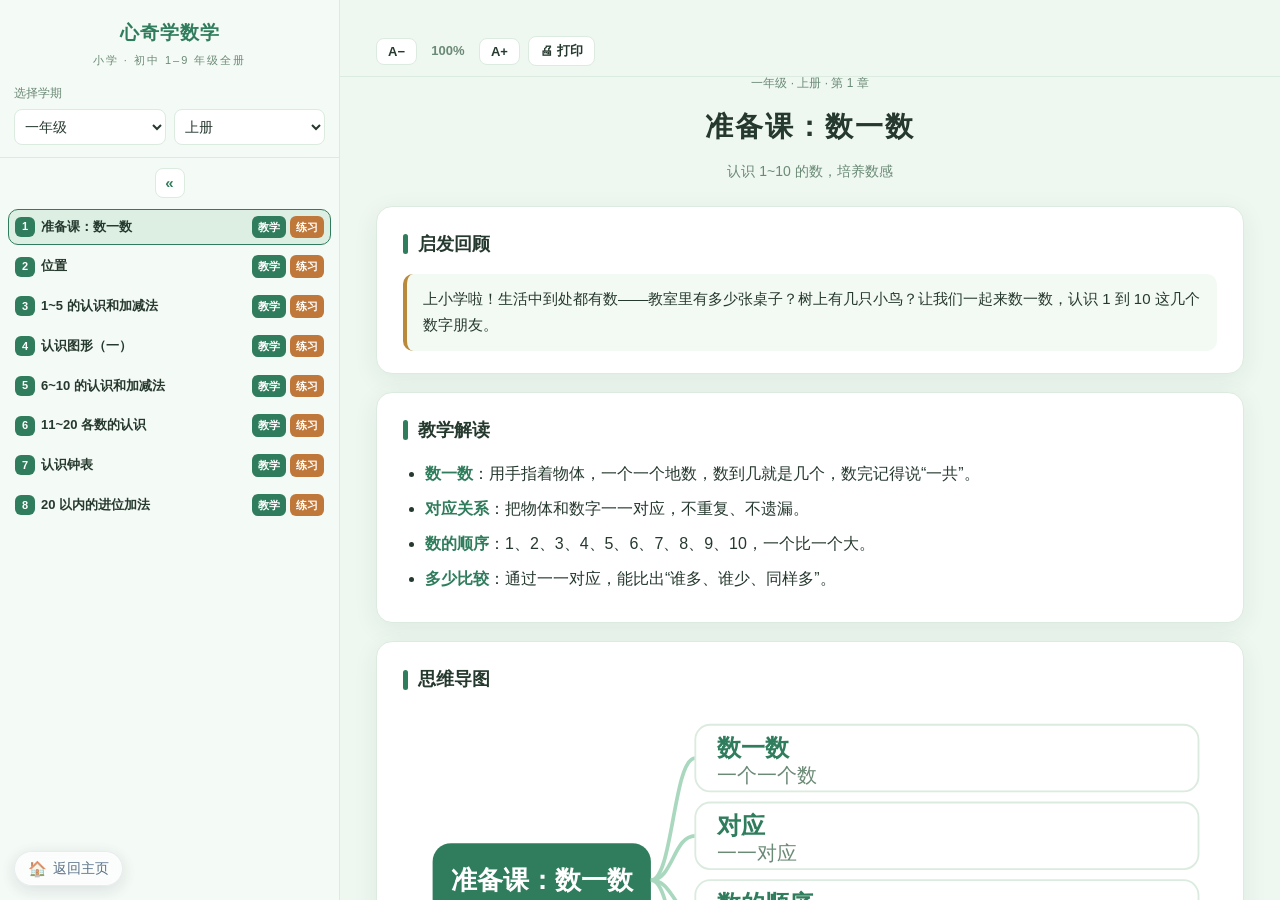
<file: apps/shuxue/index.html>
<!DOCTYPE html>
<html lang="zh-CN">
<head>
<meta charset="UTF-8">
<meta name="viewport" content="width=device-width, initial-scale=1.0">
<title>心奇学数学 · 1–9 年级全册</title>
<style>
:root{
  --bg:#eef7f0; --card:#ffffff; --ink:#26392f; --sub:#6b8a76;
  --line:#dcebdf; --accent:#2f7d5c; --accent2:#3a8f6b; --gold:#b88a3a;
  --teach:#2f7d5c; --self:#c0783a; --shadow:0 6px 24px rgba(40,100,70,.08);
  --fs-head:28px; --fs-meta:14px; --fs-teach:16px; --fs-note:15px;
  --fs-ex:16px; --fs-a:15px; --fs-word:15px;
}
*{box-sizing:border-box; -webkit-tap-highlight-color:transparent;}
html,body{margin:0;padding:0;height:100%;}
body{font-family:"PingFang SC","Microsoft YaHei","Noto Sans SC",sans-serif;color:var(--ink);background:var(--bg);font-size:16px;line-height:1.75;}
.layout{display:flex;height:100vh;overflow:hidden;}
.sidebar{width:340px;flex:0 0 340px;background:#f4faf5;border-right:1px solid var(--line);display:flex;flex-direction:column;height:100vh;transition:width .2s,flex-basis .2s;}
.side-head{padding:16px 14px 12px;border-bottom:1px solid var(--line);flex:0 0 auto;}
.side-head .logo{font-size:19px;font-weight:800;color:var(--accent);letter-spacing:1px;text-align:center;cursor:pointer;}
.side-head .logo .en{display:block;font-size:11px;font-weight:500;color:var(--sub);letter-spacing:2px;margin-top:2px;}
.term-box{margin-top:12px;}
.term-box label{font-size:12px;color:var(--sub);display:block;margin-bottom:5px;}
.term-row{display:flex;gap:8px;}
.term-row select{flex:1;padding:8px 6px;border:1px solid var(--line);border-radius:8px;background:#fff;font-size:14px;color:var(--ink);cursor:pointer;outline:none;font-family:inherit;}
.term-row select:focus{border-color:var(--accent);}
.collapse-btn{display:block;margin:10px auto 0;width:30px;height:30px;border:1px solid var(--line);border-radius:8px;background:#fff;color:var(--accent);cursor:pointer;font-size:15px;line-height:1;flex:0 0 auto;font-weight:700;}
.collapse-btn:hover{background:#e3f2e9;border-color:var(--accent);}
.layout.collapsed .sidebar{width:46px;flex-basis:46px;}
.layout.collapsed .side-head{display:none;}
.layout.collapsed .side-nav{display:none;}
.layout.collapsed .collapse-btn{margin:12px auto;}
.side-nav{flex:1;overflow-y:auto;padding:8px 8px 20px;}
.nav-item{display:flex;align-items:center;gap:6px;padding:6px 6px;border-radius:10px;margin:3px 0;cursor:pointer;transition:.15s;border:1px solid transparent;}
.nav-item:hover{background:#e6f3eb;}
.nav-item.active{background:#dcefe2;border-color:var(--accent);}
.nav-item .idx{font-size:11px;color:#fff;background:var(--accent);border-radius:6px;min-width:20px;height:20px;display:inline-flex;align-items:center;justify-content:center;font-weight:700;flex:0 0 auto;}
.nav-item .ttl{font-size:13px;font-weight:700;flex:1;min-width:0;overflow:hidden;text-overflow:ellipsis;white-space:nowrap;}
.nav-item .ops{display:flex;gap:4px;flex:0 0 auto;}
.nav-item .op{font-size:11px;font-weight:700;color:#fff;border:none;border-radius:6px;padding:3px 6px;cursor:pointer;line-height:1.5;white-space:nowrap;}
.op-t{background:var(--teach);}
.op-s{background:var(--self);}
.op-t:hover,.op-s:hover{filter:brightness(.9);}
.main{flex:1;overflow-y:auto;padding:26px 36px 80px;min-width:0;}
.toolbar{position:sticky;top:0;z-index:20;display:flex;align-items:center;gap:8px;flex-wrap:wrap;margin:-26px -36px 16px;padding:10px 36px;background:rgba(238,247,240,.97);backdrop-filter:blur(4px);border-bottom:1px solid var(--line);}
.tbtn{display:inline-flex;align-items:center;gap:4px;border:1px solid var(--line);background:#fff;color:var(--ink);border-radius:8px;padding:5px 11px;font-size:13px;cursor:pointer;font-family:inherit;font-weight:600;}
.tbtn:hover{background:#e3f2e9;border-color:var(--accent);}
.tbtn.primary{background:var(--accent);color:#fff;border-color:var(--accent);}
.tbtn.primary:hover{background:#25684b;}
.fs-label{min-width:46px;text-align:center;font-size:13px;color:var(--sub);font-weight:700;}
.page{display:none;}
.page.on{display:block;animation:fade .3s;}
@keyframes fade{from{opacity:0;transform:translateY(6px);}to{opacity:1;transform:none;}}
.empty{padding:80px 20px;text-align:center;color:var(--sub);font-size:15px;}
.empty .big{font-size:40px;margin-bottom:10px;}
.block{background:var(--card);border:1px solid var(--line);border-radius:16px;padding:22px 26px;margin-top:18px;box-shadow:var(--shadow);}
.block h2{display:flex;align-items:center;gap:10px;font-size:18px;margin:0 0 14px;}
.block h2 .bar{width:5px;height:20px;background:var(--accent);border-radius:3px;}
.page-head{text-align:center;padding:6px 0 4px;}
.page-head .crumb{font-size:12px;color:var(--sub);}
.page-head h1{font-size:var(--fs-head);margin:8px 0 0;letter-spacing:2px;}
.page-head .meta{margin-top:8px;font-size:var(--fs-meta);color:var(--sub);}
.review{background:#f3faf4;border-left:4px solid var(--gold);border-radius:10px;padding:12px 16px;font-size:var(--fs-note);margin:0;}
.teach ul{margin:6px 0;padding-left:22px;}
.teach ul li{margin:7px 0;font-size:var(--fs-teach);}
.teach b{color:var(--accent);}
.mind{text-align:center;}
.mind svg{max-width:100%;height:auto;}
.ex{border:1px solid var(--line);border-radius:12px;padding:14px 16px;margin:10px 0;background:#f4fbf6;}
.ex .q{font-weight:600;font-size:var(--fs-ex);}
.ex .a{margin-top:6px;color:#2f6d5a;font-size:var(--fs-a);}
.ex .a b{color:var(--self);}
.exlist{border:1px solid var(--line);border-radius:12px;padding:12px 16px;margin:10px 0;background:#fff;}
.exlist .q{font-weight:600;font-size:var(--fs-ex);}
.exlist .ans{margin-top:8px;padding:10px 14px;background:#eef7f0;border-left:3px solid var(--self);border-radius:8px;color:#2f6d5a;font-size:var(--fs-a);display:none;}
.exlist .ans.on{display:block;}
.exlist .ans b{color:var(--self);}
.exlist .toggle{display:inline-block;margin-top:8px;cursor:pointer;color:var(--self);font-size:14px;font-weight:600;user-select:none;}
.exlist .toggle:hover{text-decoration:underline;}
.self-title{font-size:15px;color:var(--sub);text-align:center;margin-top:4px;}
.tip{font-size:12px;color:#7a8a6e;margin:8px 0 0;}
@media(max-width:760px){
  .sidebar{width:250px;flex-basis:250px;}
  .layout.collapsed .sidebar{width:46px;flex-basis:46px;}
  .main{padding:18px 14px 70px;}
  .toolbar{margin:-18px -14px 14px;padding:9px 14px;}
  .nav-item .op{font-size:10px;padding:3px 4px;}
}
@media print{
  .sidebar,.toolbar{display:none!important;}
  .layout{display:block;height:auto;overflow:visible;}
  .main{overflow:visible;padding:0;}
  .exlist .ans{display:block!important;}
  .block{box-shadow:none;break-inside:avoid;}
  body{background:#fff;}
}
.modal-mask{position:fixed;inset:0;background:rgba(40,75,55,.55);display:none;align-items:center;justify-content:center;z-index:9999;padding:18px;}
.modal-mask.open{display:flex;}
.modal{background:#fbfcf7;max-width:560px;width:100%;max-height:86vh;overflow-y:auto;border-radius:16px;box-shadow:0 20px 60px rgba(40,75,55,.3);border:1px solid var(--line);}
.modal-head{position:sticky;top:0;background:#eef7f0;padding:16px 20px;display:flex;align-items:center;justify-content:space-between;border-bottom:1px solid var(--line);border-radius:16px 16px 0 0;}
.modal-head h2{margin:0;font-size:20px;color:var(--accent);letter-spacing:2px;}
.modal-close{border:none;background:var(--accent);color:#fff;width:30px;height:30px;border-radius:50%;font-size:18px;cursor:pointer;line-height:1;flex:0 0 auto;}
.modal-close:hover{filter:brightness(.9);}
.modal-body{padding:18px 22px 24px;font-size:15px;line-height:1.9;color:#3a453d;}
.modal-body h3{font-size:15px;color:var(--accent2);margin:18px 0 8px;padding-left:10px;border-left:4px solid var(--accent2);}
.modal-body ul{margin:6px 0;padding-left:22px;}
.modal-body li{margin:5px 0;}
.modal-body .info{background:#eef7f0;border:1px solid var(--line);border-radius:10px;padding:12px 16px;margin-top:8px;font-size:14px;}
.modal-body .info b{color:var(--accent);}
.modal-body kbd{background:#dcefe2;border:1px solid #bfdcc8;border-radius:6px;padding:1px 7px;font-family:inherit;font-size:13px;color:#25684b;}
</style>
</head>
<body>
<div class="layout">
  <aside class="sidebar">
    <div class="side-head">
      <div class="logo" id="appTitle" title="点击查看应用信息与使用方法">心奇学数学<span class="en">小学 · 初中 1–9 年级全册</span></div>
      <div class="term-box">
        <label>选择学期</label>
        <div class="term-row">
          <select id="gradeSel"></select>
          <select id="termSel">
            <option value="s">上册</option>
            <option value="x">下册</option>
          </select>
        </div>
      </div>
    </div>
    <button class="collapse-btn" id="collapseBtn" title="折叠/展开侧栏">«</button>
    <nav class="side-nav" id="sideNav"></nav>
  </aside>
  <div class="main" id="main"></div>
</div>

<div class="modal-mask" id="infoModal">
  <div class="modal">
    <div class="modal-head">
      <h2>心奇学数学</h2>
      <button class="modal-close" id="modalClose" aria-label="关闭">×</button>
    </div>
    <div class="modal-body">
      <h3>一、使用方法</h3>
      <ul>
        <li><b>选择学期：</b>左上角先选年级（一~九年级），再选上册/下册，左侧目录立即刷新。</li>
        <li><b>切换页面：</b>目录中每章标题右侧有 <kbd>教学</kbd> 与 <kbd>练习</kbd> 两个按钮——前者看启发回顾/教学解读/思维导图/题型示例，后者做对应章节的经典练习题。</li>
        <li><b>折叠侧栏：</b>学期选择下方「«」按钮可把侧栏缩到最小（仅留箭头），方便手机端看正文；再点「»」展开。</li>
        <li><b>字体与打印：</b>内容页顶部工具栏可 <kbd>A−</kbd>/<kbd>A+</kbd> 缩放文字，教学页还可一键打印。</li>
        <li><b>练习页·答案：</b>练习题默认只显示题目，答案隐藏；<u>点击每道题下方「显示答案」逐题展开</u>；顶部 <kbd>答案全部显示</kbd> 可一次展开所有答案（按钮变「答案全部隐藏」），再次点击恢复隐藏。</li>
        <li><b>回顾串联：</b>部分章节会先回顾已学的相关知识（如「公顷和平方千米」会串联长度单位、面积单位及换算），帮助温故知新。</li>
      </ul>
      <h3>二、应用信息</h3>
      <div class="info">
        <div><b>版本号：</b>v1.0</div>
        <div><b>更新日期：</b>2026.8.26</div>
        <div><b>作者：</b>Peppa's Daddy</div>
        <div style="margin-top:6px;color:#6b8a76;">依据（2022 年版课程标准修订）人教版义务教育教科书，覆盖小学 1~6 年级 + 初中 7~9 年级，共 18 学期。</div>
      </div>
    </div>
  </div>
</div>

<script>
window.UNITS = window.UNITS || {};
/* ============ 一年级上册 ============ */
UNITS['1s'] = [
{no:1,title:"准备课：数一数",know:"认识 1~10 的数，培养数感",review:"上小学啦！生活中到处都有数——教室里有多少张桌子？树上有几只小鸟？让我们一起来数一数，认识 1 到 10 这几个数字朋友。",teach:"<ul><li><b>数一数</b>：用手指着物体，一个一个地数，数到几就是几个，数完记得说“一共”。</li><li><b>对应关系</b>：把物体和数字一一对应，不重复、不遗漏。</li><li><b>数的顺序</b>：1、2、3、4、5、6、7、8、9、10，一个比一个大。</li><li><b>多少比较</b>：通过一一对应，能比出“谁多、谁少、同样多”。</li></ul>",mind:[{t:"数一数",d:"一个一个数"},{t:"对应",d:"一一对应"},{t:"数的顺序",d:"1~10"},{t:"多少",d:"多/少/同样多"}],examples:[{q:"数一数，图中一共有几只小鸟？",a:"4 只（一个一个数：1、2、3、4）"},{q:"5 的后面是几？",a:"6"},{q:"3 和 5 中间是几？",a:"4"},{q:"比一比：5 个苹果和 5 个梨，谁多？",a:"同样多"},{q:"比一比：7 个气球和 6 个小朋友，谁多？",a:"气球多（7 ＞ 6）"}],exercises:[{q:"从 1 数到 10。",a:"1、2、3、4、5、6、7、8、9、10"},{q:"8 的前面一个数是几？",a:"7"},{q:"6 的后面一个数是几？",a:"7"},{q:"比一比：4 只猫和 5 条鱼，谁多？",a:"鱼多"},{q:"比一比：3 支铅笔和 3 块橡皮，谁多？",a:"同样多"},{q:"数一数：一只手有几根手指？",a:"5 根"},{q:"比一比：9 和 10，谁大？",a:"10 大"},{q:"比一比：2 和 5，谁小？",a:"2 小"},{q:"数一数：一个三角形有几条边？",a:"3 条"},{q:"从大到小数出 5、6、7、8。",a:"8、7、6、5"}]},
{no:2,title:"位置",know:"认识上下、前后、左右",review:"我们身边的东西有不同位置：书在桌子上，鞋子在椅子下；排队时有人在前、有人在后；写字用右手……认识“上、下、前、后、左、右”，能帮我们说清楚位置。",teach:"<ul><li><b>上下</b>：上面高、下面低。如“小鸟在天上飞，小鱼在水里游”。</li><li><b>前后</b>：面对的方向是前，背后是后。排队时先排的在前面。</li><li><b>左右</b>：拿筷子、写字的手是右手，另一只是左手。左与右是相对的。</li><li><b>相对性</b>：位置是相对的，两个人面对面时，我的左边就是你的右边。</li></ul>",mind:[{t:"上下",d:"高与低"},{t:"前后",d:"面对与背后"},{t:"左右",d:"右手/左手"},{t:"相对性",d:"位置相对"}],examples:[{q:"小明站在小红前面，小红在小明的（　）面。",a:"后面"},{q:"写字用哪只手？",a:"右手"},{q:"天上、地面、地下，谁在最下面？",a:"地下"},{q:"从左往右数，第 3 个是谁？",a:"从左边开始数，数到 3 就是第 3 个"},{q:"书包放在课桌的（　）面。",a:"上面（或里面，按实际）"}],exercises:[{q:"排队时，小华在小明前面，小明在小华的（　）面。",a:"后面"},{q:"与左手相对的是（　）手。",a:"右手"},{q:"讲台在教室的（　）面。",a:"前面（按实际情况）"},{q:"把铅笔放在书的（　）面，书在铅笔的下面。",a:"上面"},{q:"从右往左数，第 1 个是最（　）边。",a:"右边"},{q:"小鸟在天上，鱼在水里，小鸟在鱼的（　）面。",a:"上面"},{q:"排队做操，站在最前面的是第（　）个。",a:"1"},{q:"上下楼梯靠（　）行。",a:"右"},{q:"小明坐在小红左边，小红坐在小明的（　）边。",a:"右边"},{q:"国旗在旗杆的（　）面。",a:"上面（顶端）"}]},
{no:3,title:"1~5 的认识和加减法",know:"认识 1~5，学会加、减",review:"我们认识了数，现在要学习 1 到 5 这几个数，还要学会把两个数合起来（加法）和从总数里去掉一部分（减法），这是数学计算的第一步。",teach:"<ul><li><b>1~5 的认识</b>：1、2、3、4、5，能读写、会数物、会排序。</li><li><b>加法</b>：把两个数合起来，用“＋”，如 2＋3＝5，读作“2 加 3 等于 5”。</li><li><b>减法</b>：从总数里去掉一部分，用“－”，如 5－2＝3，读作“5 减 2 等于 3”。</li><li><b>0 的认识</b>：一个也没有用 0 表示。3－3＝0。</li><li><b>分与合</b>：5 可以分成 1 和 4、2 和 3……用来帮助计算。</li></ul>",mind:[{t:"1~5认识",d:"读写/数物/排序"},{t:"加法",d:"合起来"},{t:"减法",d:"去掉"},{t:"0",d:"一个也没有"},{t:"分与合",d:"数的组成"}],examples:[{q:"2＋3＝？",a:"5"},{q:"5－2＝？",a:"3"},{q:"4－4＝？",a:"0"},{q:"3＋1＝？",a:"4"},{q:"5 可以分成 2 和几？",a:"3"}],exercises:[{q:"1＋2＝？",a:"3"},{q:"3＋2＝？",a:"5"},{q:"5－1＝？",a:"4"},{q:"4－3＝？",a:"1"},{q:"2＋2＝？",a:"4"},{q:"5－5＝？",a:"0"},{q:"1＋4＝？",a:"5"},{q:"3－1＝？",a:"2"},{q:"4 可以分成 1 和几？",a:"3"},{q:"3＋0＝？",a:"3"}]},
{no:4,title:"认识图形（一）",know:"认识长方体、正方体、圆柱、球",review:"我们身边的物体有各种形状：盒子方方的，皮球圆圆的，饮料罐滚来滚去……认识这些立体图形，看它们能不能滚动、有几个平平的面。",teach:"<ul><li><b>长方体</b>：长长方方的，有 6 个平平的面，相对的面一样大。如文具盒。</li><li><b>正方体</b>：方方正正的，6 个面都一样大。如魔方。</li><li><b>圆柱</b>：上下两个面是大小相同的圆，能滚动。如易拉罐。</li><li><b>球</b>：圆圆的，能朝任意方向滚动。如皮球。</li><li><b>特征</b>：长方体和正方体有角不能滚，圆柱和球能滚。</li></ul>",mind:[{t:"长方体",d:"6个平平的面"},{t:"正方体",d:"6面一样大"},{t:"圆柱",d:"上下两个圆"},{t:"球",d:"能任意滚动"}],examples:[{q:"魔方是什么形状？",a:"正方体"},{q:"皮球是什么形状？",a:"球"},{q:"易拉罐是什么形状？",a:"圆柱"},{q:"文具盒近似什么形状？",a:"长方体"},{q:"哪种图形能任意滚动？",a:"球"}],exercises:[{q:"方方正正、6 个面一样大的是（　）。",a:"正方体"},{q:"上下两个面是圆、能滚动的是（　）。",a:"圆柱"},{q:"圆圆的、能任意滚动的是（　）。",a:"球"},{q:"长长方方、有 6 个平平面的是（　）。",a:"长方体"},{q:"判断：球可以任意滚动。",a:"√"},{q:"判断：正方体有 6 个面。",a:"√"},{q:"判断：长方体可以滚动。",a:"×"},{q:"粉笔盒近似什么形状？",a:"长方体"},{q:"篮球是什么形状？",a:"球"},{q:"圆柱有几个圆面？",a:"2 个（上下各一个）"}]},
{no:5,title:"6~10 的认识和加减法",know:"认识 6~10，掌握加减法",review:"认识了 1 到 5，我们继续认识更大的数 6、7、8、9、10，还要学会它们的加减法，用“凑十”帮助计算。",teach:"<ul><li><b>6~10 的认识</b>：能读写、会数物、会比较大小、会排序。</li><li><b>加减法</b>：如 6＋4＝10、10－6＝4，想“数的组成”来算。</li><li><b>连加连减</b>：如 2＋3＋4＝9，从左往右依次算。</li><li><b>加减混合</b>：如 8－3＋2＝7，从左往右依次算。</li><li><b>10 的组成</b>：1 和 9、2 和 8、3 和 7、4 和 6、5 和 5。</li></ul>",mind:[{t:"6~10认识",d:"读写/比较"},{t:"加减法",d:"想组成"},{t:"连加连减",d:"从左往右"},{t:"加减混合",d:"从左往右"},{t:"10的组成",d:"1和9…5和5"}],examples:[{q:"6＋4＝？",a:"10"},{q:"10－6＝？",a:"4"},{q:"2＋3＋4＝？",a:"9"},{q:"8－3＋2＝？",a:"7"},{q:"10 可以分成 3 和几？",a:"7"}],exercises:[{q:"7＋3＝？",a:"10"},{q:"9－4＝？",a:"5"},{q:"6＋3＝？",a:"9"},{q:"10－7＝？",a:"3"},{q:"1＋2＋3＝？",a:"6"},{q:"9－3－2＝？",a:"4"},{q:"5＋2－3＝？",a:"4"},{q:"10 可以分成 4 和几？",a:"6"},{q:"比一比：8 和 6，谁大？",a:"8 大"},{q:"8＋2＝？",a:"10"}]},
{no:6,title:"11~20 各数的认识",know:"认识 11~20，认识十位、个位",review:"数到 10 之后还有更大的数。把 10 根小棒捆成一捆（1 个十），再添几根，就得到 11 到 20 这些数，认识“十位”和“个位”。",teach:"<ul><li><b>11~20 各数</b>：1 个十和几个一组成十几。如 1 个十和 5 个一组成 15。</li><li><b>数的组成</b>：11＝10＋1，15＝10＋5，20＝2 个十。</li><li><b>数位</b>：从右边起第一位是个位，第二位是十位。</li><li><b>读写</b>：十位上是几就读几十，个位上是几就读几。如 17 读作“十七”。</li><li><b>顺序比较</b>：11 到 20 依次增大，20 最大。</li></ul>",mind:[{t:"11~20",d:"1个十和几个一"},{t:"数的组成",d:"10+几"},{t:"数位",d:"个位/十位"},{t:"读写",d:"十几"},{t:"比较",d:"依次增大"}],examples:[{q:"1 个十和 5 个一组成几？",a:"15"},{q:"17 读作什么？",a:"十七"},{q:"20 里面有几个十？",a:"2 个十"},{q:"从右边起第一位是什么位？",a:"个位"},{q:"13 和 15，谁大？",a:"15 大"}],exercises:[{q:"1 个十和 3 个一组成（　）。",a:"13"},{q:"16 读作（　）。",a:"十六"},{q:"1 个十和 9 个一组成（　）。",a:"19"},{q:"18 里面有几个十和几个一？",a:"1 个十和 8 个一"},{q:"从右边起第二位是（　）位。",a:"十位"},{q:"比一比：14 和 12，谁大？",a:"14 大"},{q:"11＋1＝？",a:"12"},{q:"20－10＝？",a:"10"},{q:"比一比：19 和 20，谁大？",a:"20 大"},{q:"一个十和几个一组成 12？",a:"2 个一"}]},
{no:7,title:"认识钟表",know:"认识整时",review:"钟表能告诉我们时间。看钟面上又短又粗的时针和又长又细的分针，当分针指向 12 时，时针指向几就是几时（整时）。",teach:"<ul><li><b>钟面</b>：有 1 到 12 共 12 个数，有时针（短粗）、分针（长细）。</li><li><b>整时</b>：分针指向 12，时针指向几就是几时。如分针指 12、时针指 3，就是 3 时。</li><li><b>读写</b>：3 时写作 3:00。</li><li><b>生活作息</b>：早上 7 时起床，中午 12 时吃饭，晚上 8 时睡觉。</li></ul>",mind:[{t:"钟面",d:"12个数/时针分针"},{t:"整时",d:"分针指12"},{t:"读写",d:"3:00"},{t:"作息",d:"几时做什么"}],examples:[{q:"分针指 12，时针指 3，是几时？",a:"3 时"},{q:"7 时怎么写？",a:"7:00"},{q:"分针指 12，时针指 9，是几时？",a:"9 时"},{q:"钟面上有几根针？",a:"2 根（时针和分针）"},{q:"12 时整，时针和分针都指向几？",a:"都指向 12"}],exercises:[{q:"分针指 12，时针指 6，是（　）时。",a:"6"},{q:"8 时写作（　）。",a:"8:00"},{q:"钟面上又长又细的是（　）针。",a:"分针"},{q:"钟面上又短又粗的是（　）针。",a:"时针"},{q:"分针指 12，时针指 10，是（　）时。",a:"10"},{q:"中午吃饭一般是在（　）时。",a:"12（或 11/12）"},{q:"早上起床一般是在（　）时。",a:"7（合理即可）"},{q:"钟面上一共有（　）个数。",a:"12"},{q:"分针指 12，时针指 1，是（　）时。",a:"1"},{q:"判断：分针指向 12 时是整时。",a:"√"}]},
{no:8,title:"20 以内的进位加法",know:"凑十法",review:"我们已经会算 10 以内的加减法。计算 20 以内进位加法（如 9＋4）时，用“凑十法”——先把一个数凑成 10，再算剩下的，又快又准。",teach:"<ul><li><b>凑十法</b>：看大数，拆小数，凑成十，算得数。如 9＋4：想 9＋1＝10，把 4 分成 1 和 3，9＋1＝10，10＋3＝13。</li><li><b>凑十歌</b>：一九一九好朋友，二八二八手拉手，三七三七真亲密，四六四六一起走，五五凑成一双手。</li><li><b>8 加几</b>：8＋5，把 5 分成 2 和 3，8＋2＝10，10＋3＝13。</li><li><b>7 加几、6 加几</b>：同理凑十。</li></ul>",mind:[{t:"凑十法",d:"看大数拆小数"},{t:"凑十歌",d:"1和9…5和5"},{t:"8加几",d:"凑成10"},{t:"7/6加几",d:"同理"}],examples:[{q:"9＋4＝？",a:"13（9＋1＝10，10＋3＝13）"},{q:"8＋5＝？",a:"13（8＋2＝10，10＋3＝13）"},{q:"7＋6＝？",a:"13（7＋3＝10，10＋3＝13）"},{q:"9＋9＝？",a:"18"},{q:"6＋6＝？",a:"12"}],exercises:[{q:"9＋3＝？",a:"12"},{q:"8＋7＝？",a:"15"},{q:"7＋4＝？",a:"11"},{q:"6＋5＝？",a:"11"},{q:"9＋6＝？",a:"15"},{q:"8＋8＝？",a:"16"},{q:"7＋7＝？",a:"14"},{q:"9＋2＝？",a:"11"},{q:"6＋8＝？",a:"14"},{q:"5＋9＝？",a:"14"}]}
];
/* ============ 一年级下册 ============ */
UNITS['1x'] = [
{no:1,title:"认识图形（二）",know:"认识长方形、正方形、三角形、圆",review:"上学期认识了立体图形，把它们的面“印”下来，就得到平面图形：长方体的面是长方形，正方体的面是正方形……认识这些平平的图形。",teach:"<ul><li><b>长方形</b>：有 4 条边、4 个角，对边相等。</li><li><b>正方形</b>：有 4 条边、4 个角，4 条边都相等。</li><li><b>三角形</b>：有 3 条边、3 个角。</li><li><b>圆</b>：由曲线围成，没有角。</li><li><b>拼一拼</b>：两个一样的三角形能拼成正方形、长方形或平行四边形。</li></ul>",mind:[{t:"长方形",d:"对边相等"},{t:"正方形",d:"4边相等"},{t:"三角形",d:"3边3角"},{t:"圆",d:"没有角"},{t:"拼一拼",d:"图形组合"}],examples:[{q:"正方体的面是什么形状？",a:"正方形"},{q:"三角形有几条边？",a:"3 条"},{q:"圆有几个角？",a:"没有角"},{q:"两个一样的三角形可以拼成什么？",a:"正方形、长方形或平行四边形"},{q:"对边相等的四边形是什么？",a:"长方形（或平行四边形）"}],exercises:[{q:"长方形有（　）条边。",a:"4"},{q:"正方形 4 条边都（　）。",a:"相等"},{q:"三角形有（　）个角。",a:"3"},{q:"圆是由（　）围成的。",a:"曲线"},{q:"判断：正方形 4 条边都相等。",a:"√"},{q:"判断：长方形对边相等。",a:"√"},{q:"判断：圆有 4 个角。",a:"×"},{q:"用两个一样的三角形能拼成（　）形。",a:"正方形/长方形/平行四边形"},{q:"黑板的形状近似（　）形。",a:"长方"},{q:"数学书的封面是（　）形。",a:"长方"}]},
{no:2,title:"20 以内的退位减法",know:"破十法、想加算减",review:"学会了进位加法，现在学退位减法（如 15－9）。可以用“破十法”或“想加算减”，又快又准。",teach:"<ul><li><b>破十法</b>：把十几分成 10 和几，先用 10 减，再加剩下的。如 15－9：10－9＝1，1＋5＝6。</li><li><b>想加算减</b>：想“几加 9 等于 15”？6＋9＝15，所以 15－9＝6。</li><li><b>平十法</b>：把减数分成与被减数个位相同的数和另一个数，先减到 10 再减。如 15－9：15－5＝10，10－4＝6。</li><li><b>解决问题</b>：用减法求“还剩多少”“比多少”。</li></ul>",mind:[{t:"破十法",d:"10减再加"},{t:"想加算减",d:"想加法"},{t:"平十法",d:"先减到10"},{t:"解决问题",d:"还剩/比多少"}],examples:[{q:"15－9＝？",a:"6（破十法：10－9＝1，1＋5＝6）"},{q:"13－7＝？",a:"6"},{q:"12－8＝？",a:"4"},{q:"16－9＝？",a:"7"},{q:"11－5＝？",a:"6"}],exercises:[{q:"14－8＝？",a:"6"},{q:"17－9＝？",a:"8"},{q:"13－6＝？",a:"7"},{q:"15－7＝？",a:"8"},{q:"12－5＝？",a:"7"},{q:"16－8＝？",a:"8"},{q:"11－9＝？",a:"2"},{q:"18－9＝？",a:"9"},{q:"14－9＝？",a:"5"},{q:"13－9＝？",a:"4"}]},
{no:3,title:"分类与整理",know:"按标准分类、整理数据",review:"东西多了要整理。把相同或相近的东西分在一起，就是分类；再数一数每类有多少，就是整理。分类整理让生活井井有条。",teach:"<ul><li><b>分类标准</b>：可以按颜色、形状、大小、用途等分类，标准不同结果不同。</li><li><b>整理</b>：分好类后数出每类的数量，可以用统计表记录。</li><li><b>象形统计图</b>：用一个图形代表一个物体，摆出来一眼看出多少。</li><li><b>应用</b>：分类整理能帮我们更快找到东西、比较多少。</li></ul>",mind:[{t:"分类标准",d:"颜色/形状/大小"},{t:"整理",d:"数每类数量"},{t:"统计表",d:"记录数据"},{t:"象形图",d:"一个图形一个"}],examples:[{q:"按颜色分，红气球 5 个、黄气球 3 个，哪种多？",a:"红气球多（5 ＞ 3）"},{q:"按形状分，三角形有几个就画几个？",a:"有几个三角形就画几个对应图形"},{q:"统计表用来干什么？",a:"记录每类的数量"},{q:"分类标准不同，结果（　）。",a:"可能不同"},{q:"把水果和蔬菜分开，是按什么分类？",a:"按种类（用途）分类"}],exercises:[{q:"把 4 个圆、3 个三角形、2 个正方形分类，按什么分？",a:"按形状分类"},{q:"按颜色分：红 6 个、蓝 4 个，共（　）个。",a:"10"},{q:"统计表中记录的是每类的（　）。",a:"数量"},{q:"分类的作用是（　）。",a:"整理，便于查找和比较"},{q:"按大小分：大 5 个、小 2 个，大的比小的多（　）个。",a:"3"},{q:"象形统计图中一个图形代表（　）个物体。",a:"1"},{q:"把苹果、香蕉、梨分在一起，是按（　）分类。",a:"水果（种类）"},{q:"按用途分，铅笔和橡皮都是（　）。",a:"文具"},{q:"分类标准不同，结果可能（　）。",a:"不同"},{q:"整理数据可以用（　）记录。",a:"统计表"}]},
{no:4,title:"100 以内数的认识",know:"认识 100 以内的数、数位",review:"认识了 20 以内的数，现在数到 100。十个十个数，10 个十是一百；认识个位、十位、百位，会读会写、会比较大小。",teach:"<ul><li><b>数数</b>：可以一个一个数，也可以十个十个数；10 个十是一百。</li><li><b>数的组成</b>：如 36 由 3 个十和 6 个一组成。</li><li><b>数位</b>：从右边起第一位是个位、第二位是十位、第三位是百位。</li><li><b>读写</b>：十位是几就读几十，个位是几就读几。如 58 读作“五十八”。</li><li><b>比较大小</b>：位数多的数大；位数相同，先比十位、再比个位。</li></ul>",mind:[{t:"数数",d:"10个十是一百"},{t:"组成",d:"几个十几个一"},{t:"数位",d:"个/十/百"},{t:"读写",d:"几十几"},{t:"比较",d:"先比十位"}],examples:[{q:"3 个十和 6 个一组成几？",a:"36"},{q:"58 读作什么？",a:"五十八"},{q:"45 和 54，谁大？",a:"54 大（先比十位：5＞4）"},{q:"10 个十是多少？",a:"100"},{q:"100 的百位上是几？",a:"1"}],exercises:[{q:"4 个十和 5 个一组成（　）。",a:"45"},{q:"72 读作（　）。",a:"七十二"},{q:"6 个十是（　）。",a:"60"},{q:"100 里面有几个十？",a:"10 个十"},{q:"比一比：87 和 78，谁大？",a:"87 大"},{q:"比一比：63 和 69，谁大？",a:"69 大（十位相同比个位）"},{q:"从右边起第三位是（　）位。",a:"百位"},{q:"一个数十位上是 9，个位上是 2，这个数是（　）。",a:"92"},{q:"比 60 多 1 的数是（　）。",a:"61"},{q:"比 80 少 1 的数是（　）。",a:"79"}]},
{no:5,title:"认识人民币",know:"元、角、分的认识与换算",review:"买东西要用钱。人民币的单位有元、角、分，1 元＝10 角，1 角＝10 分。学会看价格、付钱、找钱。",teach:"<ul><li><b>单位</b>：元、角、分。1 元＝10 角，1 角＝10 分。</li><li><b>换算</b>：元→角（乘 10）、角→分（乘 10）；反过来除 10。</li><li><b>人民币面额</b>：纸币有 1 元、5 元、10 元、20 元、50 元、100 元；硬币有 1 角、5 角、1 元等。</li><li><b>付钱找钱</b>：付的钱－商品价格＝找回的钱。</li></ul>",mind:[{t:"单位",d:"元/角/分"},{t:"换算",d:"1元=10角"},{t:"面额",d:"纸币硬币"},{t:"付钱找钱",d:"付-价=找"}],examples:[{q:"1 元＝（　）角",a:"10 角"},{q:"5 角＝（　）分",a:"50 分"},{q:"买 3 元的糖，付 5 元，找回几元？",a:"5－3＝2（元）"},{q:"2 元＝（　）角",a:"20 角"},{q:"1 角＝（　）分",a:"10 分"}],exercises:[{q:"1 元＝（　）角。",a:"10"},{q:"6 角＝（　）分。",a:"60"},{q:"3 元＝（　）角。",a:"30"},{q:"买 4 元的铅笔盒，付 10 元，找回（　）元。",a:"6"},{q:"1 张 5 元可以换（　）张 1 元。",a:"5"},{q:"8 角＝（　）分。",a:"80"},{q:"买 2 元的本子，付 2 元，找回（　）元。",a:"0"},{q:"人民币的单位有元、角、（　）。",a:"分"},{q:"1 张 10 元可以换（　）张 5 元。",a:"2"},{q:"7 元＝（　）角。",a:"70"}]},
{no:6,title:"100 以内的加法和减法（一）",know:"整十数加减、两位数加减",review:"会算 20 以内加减法后，学习 100 以内的加减：整十数相加减、两位数加减一位数或整十数，注意相同数位对齐。",teach:"<ul><li><b>整十数加减</b>：如 30＋40＝70，想 3 个十加 4 个十是 7 个十。</li><li><b>两位数加一位数</b>：如 35＋2＝37，个位加个位；35＋7＝42，满十进位。</li><li><b>两位数减一位数</b>：如 47－5＝42；47－9＝38，退位减。</li><li><b>两位数加整十数</b>：如 35＋20＝55，十位加十位。</li><li><b>相同数位对齐</b>：个位和个位相加，十位和十位相加。</li></ul>",mind:[{t:"整十加减",d:"几个十相加减"},{t:"加一位数",d:"满十进位"},{t:"减一位数",d:"不够退位"},{t:"加整十",d:"十位加十位"},{t:"数位对齐",d:"个位对个位"}],examples:[{q:"30＋40＝？",a:"70"},{q:"35＋7＝？",a:"42"},{q:"47－9＝？",a:"38"},{q:"35＋20＝？",a:"55"},{q:"60－20＝？",a:"40"}],exercises:[{q:"20＋50＝？",a:"70"},{q:"80－30＝？",a:"50"},{q:"43＋6＝？",a:"49"},{q:"36＋8＝？",a:"44"},{q:"52－7＝？",a:"45"},{q:"64＋30＝？",a:"94"},{q:"75－40＝？",a:"35"},{q:"28＋9＝？",a:"37"},{q:"41－5＝？",a:"36"},{q:"50＋50＝？",a:"100"}]},
{no:7,title:"找规律",know:"发现图形和数字的排列规律",review:"很多事物按一定规律排列，如“红黄红黄红黄”、数字“1、3、5、7”。找到规律，就能接着往后填。",teach:"<ul><li><b>图形规律</b>：看颜色、形状、数量的循环变化，如“○△○△○△……”。</li><li><b>数字规律</b>：看相邻两个数的差，如“2、4、6、8”每次都加 2。</li><li><b>找规律的方法</b>：先观察重复的部分（一组），再照样子接着排。</li><li><b>创造规律</b>：自己设计有规律的图案或数列。</li></ul>",mind:[{t:"图形规律",d:"颜色/形状循环"},{t:"数字规律",d:"看相邻差"},{t:"找规律",d:"找重复组"},{t:"创造规律",d:"自设计"}],examples:[{q:"○△○△○△……下一个是什么？",a:"○"},{q:"1、3、5、7、__，填几？",a:"9（每次加 2）"},{q:"2、4、6、8、__，填几？",a:"10"},{q:"红黄红黄红__，填什么颜色？",a:"黄"},{q:"5、10、15、__，填几？",a:"20"}],exercises:[{q:"△□△□△□……下一个是（　）。",a:"△"},{q:"1、2、3、4、__，填（　）。",a:"5"},{q:"3、6、9、__，填（　）。",a:"12"},{q:"10、8、6、4、__，填（　）。",a:"2"},{q:"红红黄红红黄红__，填（　）。",a:"红"},{q:"1、4、7、__，填（　）。",a:"10"},{q:"2、5、8、11、__，填（　）。",a:"14"},{q:"○□○□○□……下一个是（　）。",a:"○"},{q:"20、15、10、__，填（　）。",a:"5"},{q:"1、2、4、7、__，填（　）。",a:"11（差依次加 1）"}]}
];
/* ============ 二年级上册 ============ */
UNITS['2s'] = [
{no:1,title:"长度单位",know:"厘米、米的认和测量",review:"量一量铅笔有多长、教室有多宽，就要用到长度单位。我们学习厘米（cm）和米（m），认识 1 厘米、1 米有多长，学会用尺子测量。",teach:"<ul><li><b>厘米</b>：量较短物体的长度用厘米，符号 cm。直尺上 1 大格是 1 厘米。</li><li><b>米</b>：量较长物体的长度用米，符号 m。1 米＝100 厘米。</li><li><b>测量方法</b>：把物体一端对准尺子的“0”刻度，另一端对着几就是几厘米。</li><li><b>估测</b>：手掌宽约 8 厘米，一拃约 15 厘米；课桌高约 1 米。</li><li><b>线段</b>：直直的，有两个端点，可以量出长度。</li></ul>",mind:[{t:"厘米",d:"cm/较短物体"},{t:"米",d:"m/1米=100厘米"},{t:"测量",d:"对准0刻度"},{t:"线段",d:"两个端点"}],examples:[{q:"1 米＝（　）厘米",a:"100 厘米"},{q:"量铅笔，一端对 0，另一端对 8，长几厘米？",a:"8 厘米"},{q:"量较短的物体用（　）作单位。",a:"厘米"},{q:"线段有几个端点？",a:"2 个"},{q:"课桌高约 70（　）。",a:"厘米"}],exercises:[{q:"1 米＝（　）厘米。",a:"100"},{q:"量教室长度用（　）作单位。",a:"米"},{q:"2 米＝（　）厘米。",a:"200"},{q:"300 厘米＝（　）米。",a:"3"},{q:"线段有（　）个端点。",a:"2"},{q:"直尺上从 0 到 5 是（　）厘米。",a:"5"},{q:"一支铅笔长约 15（　）。",a:"厘米"},{q:"一根跳绳长约 2（　）。",a:"米"},{q:"判断：线段可以量出长度。",a:"√"},{q:"1 米大约等于几拃？",a:"约 6~7 拃（合理即可）"}]},
{no:2,title:"100 以内的加法和减法（二）",know:"笔算加减法、连加连减",review:"上学期学了 100 以内加减的口算，这个单元学笔算（列竖式）：相同数位对齐，从个位算起，满十进一、不够减退一。",teach:"<ul><li><b>笔算加法</b>：相同数位对齐，从个位加起，个位满十向十位进 1。</li><li><b>笔算减法</b>：相同数位对齐，从个位减起，个位不够减从十位退 1 当 10 再减。</li><li><b>连加连减</b>：如 32＋25＋18，从左往右依次算，也可以列竖式。</li><li><b>加减混合</b>：如 75－28＋16，从左往右算。</li><li><b>验算</b>：加法用减法验算，减法用加法验算。</li></ul>",mind:[{t:"笔算加法",d:"满十进一"},{t:"笔算减法",d:"不够退一"},{t:"连加连减",d:"从左往右"},{t:"加减混合",d:"从左往右"},{t:"验算",d:"加变减/减变加"}],examples:[{q:"笔算：36＋27＝？",a:"63"},{q:"笔算：52－38＝？",a:"14"},{q:"笔算：24＋37＋19＝？",a:"80"},{q:"笔算：80－46＝？",a:"34"},{q:"验算：45＋28＝73，怎么验算？",a:"73－28＝45（或 73－45＝28）"}],exercises:[{q:"笔算：47＋28＝？",a:"75"},{q:"笔算：63－45＝？",a:"18"},{q:"笔算：56＋34＝？",a:"90"},{q:"笔算：71－29＝？",a:"42"},{q:"笔算：18＋27＋35＝？",a:"80"},{q:"笔算：90－37－25＝？",a:"28"},{q:"笔算：46＋28－35＝？",a:"39"},{q:"笔算：100－68＝？",a:"32"},{q:"判断：笔算加法从个位加起。",a:"√"},{q:"判断：个位不够减，向十位退 1 当 10。",a:"√"}]},
{no:3,title:"角的初步认识",know:"认识角、直角",review:"桌角、书角、剪刀张开的夹角……这些都是角。认识角的各部分名称，认识直角，会用三角尺判断直角。",teach:"<ul><li><b>角</b>：由一个顶点和两条边组成。角有一个顶点、两条边。</li><li><b>直角</b>：三角尺上最大的角是直角。判断直角：用三角尺的直角比一比。</li><li><b>画角</b>：先画顶点，再从顶点出发画两条边。</li><li><b>生活中的角</b>：课桌面、书本面、黑板面都有直角。</li></ul>",mind:[{t:"角",d:"一个顶点两条边"},{t:"直角",d:"三角尺最大角"},{t:"判断",d:"用三角尺比"},{t:"画角",d:"顶点+两条边"}],examples:[{q:"角有几个顶点、几条边？",a:"1 个顶点、2 条边"},{q:"三角尺上最大的角是什么角？",a:"直角"},{q:"怎么判断一个角是不是直角？",a:"用三角尺的直角去比"},{q:"画一个角要画几部分？",a:"1 个顶点和 2 条边"},{q:"黑板面有几个直角？",a:"4 个"}],exercises:[{q:"角有（　）个顶点。",a:"1"},{q:"角有（　）条边。",a:"2"},{q:"三角尺上最大的角是（　）。",a:"直角"},{q:"判断：角的边越长，角越大。",a:"×"},{q:"判断：课桌面有 4 个直角。",a:"√"},{q:"画角先画（　）。",a:"顶点"},{q:"判断直角用（　）去比。",a:"三角尺的直角"},{q:"一个正方形有（　）个直角。",a:"4"},{q:"判断：所有直角大小都一样。",a:"√"},{q:"角的开口越大，角就越（　）。",a:"大"}]},
{no:4,title:"表内乘法（一）",know:"乘法的意义、2~6 的乘法口诀",review:"求几个相同加数的和，可以用加法，也可以用乘法更简便。如 3＋3＋3＋3＝4 个 3，写作 3×4 或 4×3，读作“3 乘 4”。",teach:"<ul><li><b>乘法的意义</b>：求几个相同加数的和的简便运算。因数×因数＝积。</li><li><b>读法</b>：3×4 读作“3 乘 4”；4×3 读作“4 乘 3”。</li><li><b>乘法口诀</b>：一二得二、二三得六……到六六三十六，要背熟。</li><li><b>乘法交换</b>：3×4 和 4×3 结果相同，都是 12。</li></ul>",mind:[{t:"乘法的意义",d:"几个相同加数"},{t:"读写",d:"3×4=12"},{t:"口诀",d:"2~6的乘法"},{t:"交换",d:"3×4=4×3"}],examples:[{q:"4 个 3 相加，用乘法怎么表示？",a:"3×4 或 4×3"},{q:"3×4＝？",a:"12（三四十二）"},{q:"5×6＝？",a:"30（五六三十）"},{q:"2＋2＋2＝？写成乘法。",a:"2×3＝6"},{q:"6×3＝？",a:"18"}],exercises:[{q:"3×2＝？",a:"6"},{q:"4×5＝？",a:"20"},{q:"6×6＝？",a:"36"},{q:"2×5＝？",a:"10"},{q:"3×3＝？",a:"9"},{q:"5×5＝？",a:"25"},{q:"6×2＝？",a:"12"},{q:"4×4＝？",a:"16"},{q:"3×5＝？",a:"15"},{q:"6×4＝？",a:"24"}]},
{no:5,title:"观察物体（一）",know:"从不同位置观察物体",review:"同一个物体，从前面、后面、左面、右面看，形状可能不一样。学会从不同位置观察，能描述看到的图形。",teach:"<ul><li><b>观察位置</b>：前面、后面、左面、右面，看到的形状可能不同。</li><li><b>长方体</b>：从前面看是长方形，从上面看也是长方形。</li><li><b>圆柱</b>：从上面看是圆，从前面看是长方形。</li><li><b>球</b>：从任何方向看都是圆。</li><li><b>想象</b>：根据看到的形状判断观察的位置。</li></ul>",mind:[{t:"观察位置",d:"前/后/左/右"},{t:"长方体",d:"看到长方形"},{t:"圆柱",d:"上面圆/前面长方"},{t:"球",d:"处处是圆"}],examples:[{q:"从上面看圆柱，是什么图形？",a:"圆"},{q:"从前面看长方体，是什么图形？",a:"长方形"},{q:"从任何方向看球，都是什么？",a:"圆"},{q:"从前面和后面看同一个物体，形状可能（　）。",a:"不同"},{q:"从上面看一个正方体，是什么图形？",a:"正方形"}],exercises:[{q:"从上面看圆柱是（　）。",a:"圆"},{q:"从前面看长方体是（　）。",a:"长方形"},{q:"从上面看正方体是（　）。",a:"正方形"},{q:"从任何方向看球都是（　）。",a:"圆"},{q:"判断：同一物体从不同位置看形状一定相同。",a:"×"},{q:"从前面看圆柱是（　）。",a:"长方形"},{q:"观察物体时，位置（　），看到的可能不同。",a:"不同"},{q:"从上面看长方体是（　）。",a:"长方形"},{q:"从侧面看一个圆柱，是（　）。",a:"长方形"},{q:"判断：从上面看球是圆。",a:"√"}]},
{no:6,title:"表内乘法（二）",know:"7~9 的乘法口诀",review:"学习了 2 到 6 的乘法口诀，继续学 7、8、9 的乘法口诀，把乘法口诀表背完整，计算又快又准。",teach:"<ul><li><b>7 的乘法口诀</b>：一七得七、二七十四……七七四十九。</li><li><b>8 的乘法口诀</b>：一八得八、二八十六……八八六十四。</li><li><b>9 的乘法口诀</b>：一九得九、二九十八……九九八十一。</li><li><b>规律</b>：相邻两句口诀的积相差 7、8 或 9。</li><li><b>解决问题</b>：求几个几是多少，用乘法。</li></ul>",mind:[{t:"7的口诀",d:"一七得七…七七四十九"},{t:"8的口诀",d:"一八得八…八八六十四"},{t:"9的口诀",d:"一九得九…九九八十一"},{t:"规律",d:"积差7/8/9"},{t:"应用",d:"求几个几"}],examples:[{q:"7×8＝？",a:"56（七八五十六）"},{q:"9×9＝？",a:"81"},{q:"8×6＝？",a:"48"},{q:"7×7＝？",a:"49"},{q:"每排 8 人，有 5 排，一共多少人？",a:"8×5＝40（人）"}],exercises:[{q:"7×6＝？",a:"42"},{q:"8×7＝？",a:"56"},{q:"9×4＝？",a:"36"},{q:"8×8＝？",a:"64"},{q:"7×9＝？",a:"63"},{q:"9×6＝？",a:"54"},{q:"8×9＝？",a:"72"},{q:"7×4＝？",a:"28"},{q:"每盒 9 支笔，3 盒共（　）支。",a:"27"},{q:"6 个 8 是多少？",a:"48"}]},
{no:7,title:"认识时间",know:"时、分的认识",review:"上学期认识了整时。钟面上分针走 1 小格是 1 分，走 1 大格是 5 分，走一圈是 60 分（1 时）。学会看几时几分。",teach:"<ul><li><b>认识分</b>：钟面上有 60 个小格，分针走 1 小格是 1 分，走 1 大格是 5 分。</li><li><b>时与分</b>：1 时＝60 分，分针走一圈，时针走 1 大格。</li><li><b>读时刻</b>：先看时针（刚过几就是几时多），再看分针（走了几小格就是几分）。</li><li><b>表示</b>：如 3 时 5 分写作 3:05。</li></ul>",mind:[{t:"认识分",d:"1小格1分"},{t:"时与分",d:"1时=60分"},{t:"读时刻",d:"先时后分"},{t:"表示",d:"3:05"}],examples:[{q:"分针走 1 小格是几分？",a:"1 分"},{q:"1 时＝（　）分",a:"60 分"},{q:"分针从 12 走到 3，走了几分？",a:"15 分"},{q:"3 时 5 分怎么写？",a:"3:05"},{q:"时针在 8 和 9 之间，分针指 6，是几时几分？",a:"8 时 30 分"}],exercises:[{q:"1 时＝（　）分。",a:"60"},{q:"分针走 1 大格是（　）分。",a:"5"},{q:"分针从 12 走到 6，走了（　）分。",a:"30"},{q:"分针走一圈是（　）分。",a:"60"},{q:"时针走 1 大格是（　）时。",a:"1"},{q:"4 时 20 分写作（　）。",a:"4:20"},{q:"分针指 12、时针指 9，是（　）时。",a:"9"},{q:"分针从 3 走到 9，走了（　）分。",a:"30"},{q:"半小时是（　）分。",a:"30"},{q:"判断：分针走一圈，时针正好走 1 大格。",a:"√"}]},
{no:8,title:"数学广角——搭配（一）",know:"简单的排列与组合",review:"生活中有“搭配”问题：两件上衣、三条裤子，一共有几种穿法？学会有序地排列、组合，做到不重复、不遗漏。",teach:"<ul><li><b>排列</b>：如用 1、2、3 摆两位数，能摆 12、13、21、23、31、32 共 6 个。</li><li><b>组合</b>：如 3 个人两两握手，共握 3 次（不重复计算）。</li><li><b>有序思考</b>：先固定一个，再逐个搭配，做到不重复、不遗漏。</li><li><b>乘法原理</b>：上衣 m 件、裤子 n 条，共有 m×n 种穿法。</li></ul>",mind:[{t:"排列",d:"有序排数字"},{t:"组合",d:"两两握手"},{t:"有序思考",d:"不重不漏"},{t:"乘法原理",d:"m×n种"}],examples:[{q:"用 1、2 摆两位数，能摆几个？",a:"12、21，共 2 个"},{q:"2 件上衣、3 条裤子，共几种穿法？",a:"2×3＝6（种）"},{q:"3 个人两两握手，共握几次？",a:"3 次"},{q:"用 1、2、3 摆两位数，能摆几个？",a:"6 个"},{q:"4 个人两两握手，共握几次？",a:"6 次（3＋2＋1）"}],exercises:[{q:"用 1、2 能摆出几个两位数？",a:"2 个（12、21）"},{q:"用 2、3、4 能摆出几个两位数？",a:"6 个"},{q:"2 件上衣、2 条裤子，共（　）种穿法。",a:"4"},{q:"3 个人两两握手，共（　）次。",a:"3"},{q:"3 件上衣、2 条裤子，共（　）种穿法。",a:"6"},{q:"用 5、6 摆两位数，能摆（　）个。",a:"2"},{q:"2 种饮料、3 种点心，搭配有（　）种。",a:"6"},{q:"4 个人两两握手，共（　）次。",a:"6"},{q:"从 3 个苹果中选 2 个，有（　）种选法。",a:"3"},{q:"有序思考可以做到（　）不遗漏。",a:"不重复"}]}
];
/* ============ 二年级下册 ============ */
UNITS['2x'] = [
{no:1,title:"数据收集整理",know:"统计表、调查与整理",review:"要知道全班同学喜欢哪种水果，就要做调查、收集数据、整理成统计表，一眼看出结果。",teach:"<ul><li><b>调查方法</b>：举手、投票、记录（画“正”字）等。</li><li><b>记录数据</b>：画“正”字，一笔代表 1，一个“正”字代表 5。</li><li><b>统计表</b>：把数据整理成表，标题、类别、数量清楚。</li><li><b>分析数据</b>：能看出最多、最少，还能比较、计算。</li></ul>",mind:[{t:"调查方法",d:"举手/投票"},{t:"记录",d:"画正字"},{t:"统计表",d:"类别+数量"},{t:"分析",d:"最多/最少/比较"}],examples:[{q:"画“正”字记录，一个“正”字代表几？",a:"5"},{q:"某班喜欢苹果 12 人、梨 8 人，哪种多？",a:"苹果多"},{q:"统计表由哪两部分组成？",a:"类别和数量"},{q:"投票 30 人，一个“正”字 5 票，要画几个“正”字？",a:"6 个"},{q:"喜欢苹果 12 人、梨 8 人，苹果比梨多几人？",a:"4 人"}],exercises:[{q:"画“正”字记录，一个“正”字代表（　）个。",a:"5"},{q:"调查全班喜欢的水果，用什么方法？",a:"举手/投票/记录"},{q:"统计表能清楚地看出（　）。",a:"数量的多少"},{q:"喜欢跳绳 10 人、踢球 15 人，哪种多？",a:"踢球多"},{q:"跳绳 10 人、踢球 15 人，相差（　）人。",a:"5"},{q:"20 人投票，要画（　）个“正”字。",a:"4"},{q:"统计表包括（　）和数量。",a:"类别"},{q:"喜欢红色 8 人、蓝色 8 人，谁多？",a:"同样多"},{q:"调查数据要（　）整理。",a:"收集"},{q:"判断：画“正”字一笔代表 1。",a:"√"}]},
{no:2,title:"表内除法（一）",know:"除法的意义、用口诀求商",review:"把一些物体平均分，每份同样多，就是平均分，可以用除法计算。用乘法口诀就能求出商。",teach:"<ul><li><b>平均分</b>：每份分得同样多，叫平均分。</li><li><b>除法的意义</b>：把一个数平均分成几份，求每份是多少，或求一个数里包含几个另一个数，用除法。被除数÷除数＝商。</li><li><b>读法</b>：12÷3＝4 读作“12 除以 3 等于 4”。</li><li><b>用口诀求商</b>：想除数和几相乘得被除数。如 12÷3，想“三（四）十二”，商 4。</li></ul>",mind:[{t:"平均分",d:"每份同样多"},{t:"除法意义",d:"平均分/包含"},{t:"读法",d:"12÷3=4"},{t:"求商",d:"想口诀"}],examples:[{q:"12 个苹果平均分给 3 人，每人几个？",a:"12÷3＝4（个）"},{q:"12÷3＝？",a:"4（三四十二）"},{q:"15÷5＝？",a:"3"},{q:"把 18 平均分成 6 份，每份几？",a:"18÷6＝3"},{q:"20÷4＝？",a:"5"}],exercises:[{q:"10÷2＝？",a:"5"},{q:"16÷4＝？",a:"4"},{q:"18÷3＝？",a:"6"},{q:"24÷6＝？",a:"4"},{q:"12÷4＝？",a:"3"},{q:"20÷5＝？",a:"4"},{q:"8÷2＝？",a:"4"},{q:"30÷5＝？",a:"6"},{q:"15÷3＝？",a:"5"},{q:"36÷6＝？",a:"6"}]},
{no:3,title:"图形的运动（一）",know:"轴对称、平移、旋转",review:"有些图形对折后两边完全重合（轴对称）；物体沿直线移动是平移；绕一个点转动是旋转。认识这些运动现象。",teach:"<ul><li><b>轴对称</b>：对折后两边能完全重合的图形是轴对称图形，折痕叫对称轴。</li><li><b>平移</b>：物体沿直线移动，方向、形状、大小不变。如电梯上下、推拉窗。</li><li><b>旋转</b>：物体绕一个点或轴转动。如风扇、钟表指针。</li><li><b>判断</b>：看图形是否“翻折重合”“直移”“转动”来区分。</li></ul>",mind:[{t:"轴对称",d:"对折重合"},{t:"平移",d:"沿直线移动"},{t:"旋转",d:"绕点转动"},{t:"判断",d:"翻/移/转"}],examples:[{q:"长方形对折后能完全重合吗？",a:"能，是轴对称图形"},{q:"电梯上下是哪种运动？",a:"平移"},{q:"风扇转动是哪种运动？",a:"旋转"},{q:"蝴蝶的翅膀是哪种对称？",a:"轴对称"},{q:"推拉窗的移动是哪种运动？",a:"平移"}],exercises:[{q:"对折后两边完全重合的图形是（　）图形。",a:"轴对称"},{q:"电梯升降是（　）运动。",a:"平移"},{q:"钟表指针转动是（　）运动。",a:"旋转"},{q:"正方形有（　）条对称轴。",a:"4"},{q:"圆形有（　）条对称轴。",a:"无数"},{q:"判断：平移后形状、大小不变。",a:"√"},{q:"判断：旋转后形状、大小不变。",a:"√"},{q:"长方形有（　）条对称轴。",a:"2"},{q:"风车转动是（　）运动。",a:"旋转"},{q:"判断：平移改变物体方向。",a:"×"}]},
{no:4,title:"表内除法（二）",know:"7~9 的除法、解决问题",review:"学会用 7、8、9 的乘法口诀求商，解决“平均分”和“包含除”的实际问题。",teach:"<ul><li><b>用 7、8、9 的口诀求商</b>：如 63÷9，想“七九六十三”，商 7。</li><li><b>平均分</b>：把一个数平均分成几份，求每份，用除法。</li><li><b>包含除</b>：求一个数里有几个另一个数，用除法。</li><li><b>倍的认识</b>：求一个数是另一个数的几倍，用除法。</li></ul>",mind:[{t:"7~9求商",d:"想口诀"},{t:"平均分",d:"每份同样多"},{t:"包含除",d:"有几个"},{t:"倍",d:"除法求倍数"}],examples:[{q:"63÷9＝？",a:"7"},{q:"56÷7＝？",a:"8"},{q:"把 42 平均分成 7 份，每份几？",a:"42÷7＝6"},{q:"35 里有几个 7？",a:"35÷7＝5（个）"},{q:"72÷8＝？",a:"9"}],exercises:[{q:"81÷9＝？",a:"9"},{q:"49÷7＝？",a:"7"},{q:"64÷8＝？",a:"8"},{q:"54÷6＝？",a:"9"},{q:"42÷7＝？",a:"6"},{q:"48÷8＝？",a:"6"},{q:"36÷9＝？",a:"4"},{q:"28÷7＝？",a:"4"},{q:"把 45 平均分成 9 份，每份（　）。",a:"5"},{q:"40 里有几个 8？",a:"5 个"}]},
{no:5,title:"混合运算",know:"同级、两级混合运算顺序",review:"算式里既有加减又有乘除时，要按顺序算。同级运算从左往右，两级运算先乘除后加减，有小括号的先算括号里的。",teach:"<ul><li><b>同级运算</b>：只有加减或只有乘除，从左往右依次算。如 15－6＋4＝13。</li><li><b>两级运算</b>：既有加减又有乘除，先算乘除、后算加减。如 6＋4×2＝14。</li><li><b>有小括号</b>：先算小括号里面的。如 (6＋4)×2＝20。</li><li><b>递等式</b>：按运算顺序一步步写出得数。</li></ul>",mind:[{t:"同级",d:"从左往右"},{t:"两级",d:"先乘除后加减"},{t:"小括号",d:"先算括号内"},{t:"递等式",d:"一步步算"}],examples:[{q:"15－6＋4＝？",a:"13"},{q:"6＋4×2＝？",a:"14（先算 4×2＝8，再 6＋8＝14）"},{q:"(6＋4)×2＝？",a:"20（先算 6＋4＝10，再 10×2＝20）"},{q:"20÷4×3＝？",a:"15"},{q:"30－12÷3＝？",a:"26（12÷3＝4，30－4＝26）"}],exercises:[{q:"8＋12÷4＝？",a:"11"},{q:"18－9÷3＝？",a:"15"},{q:"(8＋12)÷4＝？",a:"5"},{q:"5×6－10＝？",a:"20"},{q:"16÷4＋7＝？",a:"11"},{q:"24－6×3＝？",a:"6"},{q:"(24－6)×3＝？",a:"54"},{q:"2×3×4＝？",a:"24"},{q:"40÷8＋15＝？",a:"20"},{q:"判断：有括号要先算括号里面的。",a:"√"}]},
{no:6,title:"有余数的除法",know:"余数的意义与试商",review:"把物体平均分，有时会分不完、剩下一些，剩下的叫余数。学习有余数的除法，注意余数一定比除数小。",teach:"<ul><li><b>有余数除法</b>：被除数÷除数＝商……余数。如 17÷5＝3……2。</li><li><b>余数比除数小</b>：余数一定小于除数。</li><li><b>试商</b>：想除数和几相乘最接近被除数且不超过它，商就是几。</li><li><b>解决问题</b>：平均分有剩余、至少需要几个容器等。</li></ul>",mind:[{t:"有余数除法",d:"17÷5=3…2"},{t:"余数比除数小",d:"余数<除数"},{t:"试商",d:"最接近且不超过"},{t:"解决问题",d:"剩余/至少"}],examples:[{q:"17÷5＝？",a:"3……2"},{q:"23÷4＝？",a:"5……3"},{q:"余数最大比除数少几？",a:"1（余数＜除数）"},{q:"19 个苹果，每 6 个一盘，能装几盘，剩几个？",a:"19÷6＝3（盘）……1（个）"},{q:"26÷6＝？",a:"4……2"}],exercises:[{q:"17÷3＝？",a:"5……2"},{q:"22÷5＝？",a:"4……2"},{q:"30÷7＝？",a:"4……2"},{q:"25÷4＝？",a:"6……1"},{q:"13÷2＝？",a:"6……1"},{q:"余数一定比除数（　）。",a:"小"},{q:"28÷8＝？",a:"3……4"},{q:"16÷5＝？",a:"3……1"},{q:"判断：余数可以等于除数。",a:"×"},{q:"31 个气球，每 5 个一组，能分几组，剩几个？",a:"6 组，剩 1 个"}]},
{no:7,title:"万以内数的认识",know:"千、万的数位与读写",review:"认识了百以内的数，继续认识更大的数——千、万。10 个一百是一千，10 个一千是一万，认识个、十、百、千、万数位。",teach:"<ul><li><b>计数单位</b>：个、十、百、千、万，每相邻两个单位进率是 10。</li><li><b>数位</b>：从右边起，个位、十位、百位、千位、万位。</li><li><b>读写</b>：几千几百几十几。如 3425 读作“三千四百二十五”。</li><li><b>组成</b>：3425 由 3 个千、4 个百、2 个十、5 个一组成。</li><li><b>比较大小</b>：位数多的数大；位数相同从最高位比起。</li></ul>",mind:[{t:"计数单位",d:"个十百千万"},{t:"数位",d:"个位到万位"},{t:"读写",d:"几千几百几十几"},{t:"组成",d:"几个千几个百…"},{t:"比较",d:"从最高位比"}],examples:[{q:"10 个一百是多少？",a:"1000（一千）"},{q:"3425 读作什么？",a:"三千四百二十五"},{q:"3425 由几个千、几个百组成？",a:"3 个千、4 个百、2 个十、5 个一"},{q:"1000 和 999，谁大？",a:"1000 大（位数多）"},{q:"10 个一千是多少？",a:"10000（一万）"}],exercises:[{q:"10 个一百是（　）。",a:"一千"},{q:"10 个一千是（　）。",a:"一万"},{q:"5006 读作（　）。",a:"五千零六"},{q:"4 个千、3 个百组成（　）。",a:"4300"},{q:"比一比：4560 和 4650，谁大？",a:"4650 大"},{q:"从右边起第（　）位是千位。",a:"4"},{q:"8900 读作（　）。",a:"八千九百"},{q:"比一比：3000 和 3001，谁大？",a:"3001 大"},{q:"7000 里面有（　）个千。",a:"7"},{q:"判断：相邻计数单位进率是 10。",a:"√"}]},
{no:8,title:"克和千克",know:"质量单位克、千克",review:"称物体有多重，用质量单位。较轻的用克（g），较重的用千克（kg）。1 千克＝1000 克。",teach:"<ul><li><b>克</b>：较轻物体的质量单位，符号 g。如一枚硬币约 1 克。</li><li><b>千克</b>：较重物体的质量单位，符号 kg。1 千克＝1000 克。</li><li><b>估测</b>：一个鸡蛋约 50 克，一袋盐约 500 克，一只鸡约 2 千克。</li><li><b>换算</b>：千克→克乘 1000；克→千克除以 1000。</li></ul>",mind:[{t:"克",d:"g/较轻"},{t:"千克",d:"kg/较重"},{t:"换算",d:"1kg=1000g"},{t:"估测",d:"鸡蛋50g"}],examples:[{q:"1 千克＝（　）克",a:"1000 克"},{q:"3 千克＝（　）克",a:"3000 克"},{q:"5000 克＝（　）千克",a:"5 千克"},{q:"称较轻物体用（　）作单位。",a:"克"},{q:"一个鸡蛋约重 50（　）。",a:"克"}],exercises:[{q:"1 千克＝（　）克。",a:"1000"},{q:"2 千克＝（　）克。",a:"2000"},{q:"4000 克＝（　）千克。",a:"4"},{q:"称大米用（　）作单位。",a:"千克"},{q:"一枚硬币约重 1（　）。",a:"克"},{q:"一袋盐约重 500（　）。",a:"克"},{q:"一只鸡约重 2（　）。",a:"千克"},{q:"6 千克＝（　）克。",a:"6000"},{q:"9000 克＝（　）千克。",a:"9"},{q:"判断：1 千克铁和 1 千克棉花一样重。",a:"√"}]},
{no:9,title:"数学广角——推理",know:"简单的逻辑推理",review:"根据已知条件，像侦探一样推理出结论。用排除法、列表法，从关键条件入手，一步步推理。",teach:"<ul><li><b>排除法</b>：把不可能的选项排除，剩下的就是答案。</li><li><b>列表法</b>：用表格列出可能，打√或×帮助推理。</li><li><b>找关键条件</b>：从“一定、不是”等关键信息入手。</li><li><b>有序推理</b>：一步一步，不跳步。</li></ul>",mind:[{t:"排除法",d:"去掉不可能"},{t:"列表法",d:"√×判断"},{t:"关键条件",d:"一定/不是"},{t:"有序",d:"步步推理"}],examples:[{q:"甲、乙、丙三人中只有一人是班长，甲说不是我，乙说是甲，谁可能是班长？",a:"丙（甲否定自己，乙说甲，需结合条件）"},{q:"三只盒子只有一只装糖，标签都说错，怎么判断？",a:"从“都说错”入手推理"},{q:"小华比小明高，小明比小丽高，谁最高？",a:"小华"},{q:"红、黄两球不在同一盒，红球在 A 盒，黄球在哪？",a:"B 盒"},{q:"用排除法推理，关键是（　）。",a:"排除不可能的选项"}],exercises:[{q:"小华比小明高，小明比小丽高，谁最矮？",a:"小丽"},{q:"甲不是第一，乙不是第三，丙第二，甲第几？",a:"第三（乙、丙、甲依次排列）"},{q:"三个盒只有 A 有糖，B、C 标签都说错，糖在（　）。",a:"A"},{q:"推理时先找（　）条件。",a:"关键"},{q:"甲、乙都不是医生，丙是老师，谁是医生？",a:"无法唯一确定（需更多条件）"},{q:"列表法用（　）号表示成立。",a:"√"},{q:"排除法是把（　）的选项去掉。",a:"不可能"},{q:"小红比小兰大，小兰比小美大，谁最小？",a:"小美"},{q:"判断：推理可以不按顺序跳着来。",a:"×"},{q:"三个数 1、2、3 从小到大，中间是（　）。",a:"2"}]}
];
/* ============ 三年级上册 ============ */
UNITS['3s'] = [
{no:1,title:"时、分、秒",know:"时间单位及换算",review:"认识过时和分，还有更小的时间单位——秒。1 时＝60 分，1 分＝60 秒，会进行时间换算和简单计算。",teach:"<ul><li><b>秒</b>：计量很短的时间用秒，符号 s。秒针走 1 小格是 1 秒。</li><li><b>时分秒关系</b>：1 时＝60 分，1 分＝60 秒。</li><li><b>换算</b>：时→分→秒，相邻乘 60；反过来除以 60。</li><li><b>经过时间</b>：结束时刻－开始时刻＝经过时间。</li><li><b>单位</b>：秒针走一圈是 60 秒（1 分），分针走一圈是 60 分（1 时）。</li></ul>",mind:[{t:"秒",d:"s/1小格1秒"},{t:"关系",d:"1时=60分=3600秒"},{t:"换算",d:"乘60/除60"},{t:"经过时间",d:"结束-开始"}],examples:[{q:"1 分＝（　）秒",a:"60 秒"},{q:"3 时＝（　）分",a:"180 分"},{q:"1 时＝（　）秒",a:"3600 秒"},{q:"从 8:00 到 8:15 经过几分钟？",a:"15 分钟"},{q:"120 秒＝（　）分",a:"2 分"}],exercises:[{q:"1 分＝（　）秒。",a:"60"},{q:"2 时＝（　）分。",a:"120"},{q:"3 分＝（　）秒。",a:"180"},{q:"240 秒＝（　）分。",a:"4"},{q:"从 9:00 到 9:30 经过（　）分。",a:"30"},{q:"5 分＝（　）秒。",a:"300"},{q:"秒针走一圈是（　）秒。",a:"60"},{q:"分针走一圈是（　）分。",a:"60"},{q:"判断：1 时＝100 分。",a:"×"},{q:"从 7:45 到 8:00 经过（　）分。",a:"15"}]},
{no:2,title:"万以内的加法和减法（一）",know:"整百、几百几十加减法",review:"会算 100 以内加减后，学习万以内的加减：整百数相加减、几百几十数相加减，注意进位和退位。",teach:"<ul><li><b>整百加减</b>：如 300＋400＝700，想 3 个百加 4 个百。</li><li><b>几百几十加减</b>：如 380＋150＝530，相同数位对齐，满十进一。</li><li><b>笔算</b>：相同数位对齐，从个位算起。</li><li><b>估算</b>：把数看成接近的整百、整十数再算。</li></ul>",mind:[{t:"整百加减",d:"几个百相加减"},{t:"几百几十",d:"数位对齐"},{t:"笔算",d:"从个位算"},{t:"估算",d:"看整百整十"}],examples:[{q:"300＋400＝？",a:"700"},{q:"380＋150＝？",a:"530"},{q:"800－350＝？",a:"450"},{q:"估算：198＋302≈？",a:"约 500（200＋300）"},{q:"460＋280＝？",a:"740"}],exercises:[{q:"200＋500＝？",a:"700"},{q:"360＋240＝？",a:"600"},{q:"700－300＝？",a:"400"},{q:"520－180＝？",a:"340"},{q:"450＋260＝？",a:"710"},{q:"900－460＝？",a:"440"},{q:"估算：197＋204≈？",a:"约 400"},{q:"310＋390＝？",a:"700"},{q:"600－250＝？",a:"350"},{q:"估算：402－199≈？",a:"约 200"}]},
{no:3,title:"测量",know:"毫米、分米、千米，吨的认识",review:"认识了厘米和米，还有更小的毫米、更大的分米和千米；质量上认识吨。掌握长度、质量单位间的换算。",teach:"<ul><li><b>长度单位</b>：毫米 mm、厘米 cm、分米 dm、米 m、千米 km。1 千米＝1000 米；1 米＝10 分米；1 分米＝10 厘米；1 厘米＝10 毫米。</li><li><b>质量单位</b>：克 g、千克 kg、吨 t。1 吨＝1000 千克。</li><li><b>换算</b>：相邻长度单位进率多为 10（千米与米进率 1000）；吨与千克进率 1000。</li><li><b>估测</b>：数学书厚约 5 毫米，一步约 5 分米，大象重约 4 吨。</li></ul>",mind:[{t:"长度",d:"mm/cm/dm/m/km"},{t:"质量",d:"g/kg/t"},{t:"换算",d:"1km=1000m"},{t:"吨",d:"1t=1000kg"}],examples:[{q:"1 米＝（　）分米",a:"10 分米"},{q:"1 千米＝（　）米",a:"1000 米"},{q:"1 吨＝（　）千克",a:"1000 千克"},{q:"5 厘米＝（　）毫米",a:"50 毫米"},{q:"3000 千克＝（　）吨",a:"3 吨"}],exercises:[{q:"1 分米＝（　）厘米。",a:"10"},{q:"1 厘米＝（　）毫米。",a:"10"},{q:"1 千米＝（　）米。",a:"1000"},{q:"1 吨＝（　）千克。",a:"1000"},{q:"4 米＝（　）分米。",a:"40"},{q:"2000 千克＝（　）吨。",a:"2"},{q:"3 千米＝（　）米。",a:"3000"},{q:"6 分米＝（　）厘米。",a:"60"},{q:"一辆卡车约重 5（　）。",a:"吨"},{q:"数学书厚约 5（　）。",a:"毫米"}]},
{no:4,title:"万以内的加法和减法（二）",know:"笔算加减法、验算",review:"继续学万以内加减的笔算：连续进位、连续退位、中间或末尾有 0 的退位，学会用加法和减法互相验算。",teach:"<ul><li><b>笔算加法</b>：相同数位对齐，从个位加起，哪一位满十就向前一位进 1。</li><li><b>笔算减法</b>：相同数位对齐，从个位减起，哪一位不够减就从前一位退 1 当 10。</li><li><b>中间有 0 的减法</b>：如 500－268，个位不够减，十位是 0 要连续退位。</li><li><b>验算</b>：加数＋加数＝和，和－一个加数＝另一个加数；被减数－差＝减数。</li></ul>",mind:[{t:"笔算加法",d:"满十进一"},{t:"笔算减法",d:"退1当10"},{t:"中间有0",d:"连续退位"},{t:"验算",d:"加减互验"}],examples:[{q:"笔算：486＋357＝？",a:"843"},{q:"笔算：800－359＝？",a:"441"},{q:"笔算：506＋298＝？",a:"804"},{q:"验算：634－289＝345，怎么验算？",a:"345＋289＝634（或 634－345＝289）"},{q:"笔算：700－246＝？",a:"454"}],exercises:[{q:"笔算：375＋468＝？",a:"843"},{q:"笔算：900－437＝？",a:"463"},{q:"笔算：605－328＝？",a:"277"},{q:"笔算：536＋279＝？",a:"815"},{q:"笔算：1000－376＝？",a:"624"},{q:"笔算：482＋519＝？",a:"1001"},{q:"判断：哪一位满十就向前一位进 1。",a:"√"},{q:"笔算：703－286＝？",a:"417"},{q:"笔算：354＋646＝？",a:"1000"},{q:"判断：减法可以用加法验算。",a:"√"}]},
{no:5,title:"倍的认识",know:"倍的意义与求倍数",review:"求一个数是另一个数的几倍，用除法；求一个数的几倍是多少，用乘法。理解“倍”是两个数之间的关系。",teach:"<ul><li><b>倍的意义</b>：一个数里包含几个另一个数，就是它的几倍。</li><li><b>求倍数</b>：大数÷小数＝倍数。如 12 是 3 的几倍？12÷3＝4。</li><li><b>求一个数的几倍</b>：用乘法。如 3 的 4 倍是 3×4＝12。</li><li><b>解决实际问题</b>：分清“求倍数”用除法，“求几倍是多少”用乘法。</li></ul>",mind:[{t:"倍的意义",d:"包含几个"},{t:"求倍数",d:"大÷小"},{t:"求几倍",d:"乘法"},{t:"应用",d:"分清乘除"}],examples:[{q:"12 是 3 的几倍？",a:"12÷3＝4（倍）"},{q:"3 的 4 倍是多少？",a:"3×4＝12"},{q:"小明有 6 本，小华有 18 本，小华是小明的几倍？",a:"18÷6＝3（倍）"},{q:"8 的 5 倍是多少？",a:"40"},{q:"30 是 5 的几倍？",a:"6 倍"}],exercises:[{q:"16 是 4 的几倍？",a:"4 倍"},{q:"5 的 6 倍是多少？",a:"30"},{q:"24 是 6 的几倍？",a:"4 倍"},{q:"7 的 3 倍是多少？",a:"21"},{q:"小红有 4 朵花，小美有 12 朵，小美是小红的几倍？",a:"3 倍"},{q:"9 的 2 倍是多少？",a:"18"},{q:"35 是 7 的几倍？",a:"5 倍"},{q:"6 的 8 倍是多少？",a:"48"},{q:"求一个数是另一个数的几倍用（　）法。",a:"除"},{q:"求一个数的几倍是多少用（　）法。",a:"乘"}]},
{no:6,title:"多位数乘一位数",know:"口算、笔算多位数乘一位数",review:"学了乘法口诀，现在学多位数乘一位数：整十、整百数乘一位数，以及笔算（含进位、中间或末尾有 0）。",teach:"<ul><li><b>口算</b>：如 20×3＝60，想 2 个十乘 3 是 6 个十。</li><li><b>笔算</b>：从个位乘起，哪一位满几十就向前一位进几。</li><li><b>中间有 0</b>：0 乘任何数都得 0。</li><li><b>末尾有 0</b>：先用 0 前面的数相乘，再在积末尾添 0。</li><li><b>估算</b>：把多位数看成接近的整十、整百数。</li></ul>",mind:[{t:"口算",d:"整十整百"},{t:"笔算",d:"满几十进几"},{t:"中间有0",d:"0乘任何数得0"},{t:"末尾有0",d:"先乘再添0"}],examples:[{q:"20×3＝？",a:"60"},{q:"笔算：243×2＝？",a:"486"},{q:"笔算：105×4＝？",a:"420"},{q:"笔算：250×3＝？",a:"750"},{q:"0×7＝？",a:"0"}],exercises:[{q:"30×4＝？",a:"120"},{q:"200×3＝？",a:"600"},{q:"笔算：132×3＝？",a:"396"},{q:"笔算：208×4＝？",a:"832"},{q:"笔算：150×6＝？",a:"900"},{q:"笔算：314×5＝？",a:"1570"},{q:"0×9＝？",a:"0"},{q:"笔算：276×3＝？",a:"828"},{q:"笔算：460×2＝？",a:"920"},{q:"判断：0 乘任何数都得 0。",a:"√"}]},
{no:7,title:"长方形和正方形",know:"周长及计算",review:"长方形对边相等、4 个角是直角；正方形 4 条边相等、4 个角是直角。认识周长，学会计算长方形和正方形的周长。",teach:"<ul><li><b>长方形</b>：对边相等，4 个直角。周长＝(长＋宽)×2。</li><li><b>正方形</b>：4 条边相等，4 个直角。周长＝边长×4。</li><li><b>周长</b>：封闭图形一周的长度。</li><li><b>应用</b>：已知周长和一边求另一边等。</li></ul>",mind:[{t:"长方形",d:"对边相等"},{t:"正方形",d:"4边相等"},{t:"周长",d:"封闭图形一周"},{t:"公式",d:"(长+宽)×2/边长×4"}],examples:[{q:"长方形长 6 厘米、宽 4 厘米，周长是多少？",a:"(6＋4)×2＝20（厘米）"},{q:"正方形边长 5 厘米，周长是多少？",a:"5×4＝20（厘米）"},{q:"什么是周长？",a:"封闭图形一周的长度"},{q:"长方形长 8、宽 3，周长？",a:"(8＋3)×2＝22"},{q:"正方形周长 24 厘米，边长？",a:"24÷4＝6（厘米）"}],exercises:[{q:"长方形长 7、宽 3，周长＝（　）。",a:"20"},{q:"正方形边长 4，周长＝（　）。",a:"16"},{q:"长方形长 10、宽 6，周长＝（　）。",a:"32"},{q:"正方形边长 8，周长＝（　）。",a:"32"},{q:"长方形周长 30，长 9，宽＝（　）。",a:"6"},{q:"正方形周长 36，边长＝（　）。",a:"9"},{q:"判断：长方形对边相等。",a:"√"},{q:"判断：正方形 4 条边都相等。",a:"√"},{q:"长方形长 5、宽 5，它是（　）形。",a:"正方"},{q:"封闭图形一周的长度叫（　）。",a:"周长"}]},
{no:8,title:"分数的初步认识",know:"认识几分之一、几分之几",review:"把一块月饼平均分成 2 份，每份是它的二分之一。认识分数，知道分子、分母、分数线，会比较同分母分数大小。",teach:"<ul><li><b>分数的意义</b>：把一个物体或图形平均分成若干份，表示这样一份或几份的数叫分数。</li><li><b>各部分名称</b>：分数线、分子（上）、分母（下）。如 1/2，1 是分子，2 是分母。</li><li><b>几分之一</b>：把整体平均分成几份，每份是几分之一。分母越大，每份越小。</li><li><b>几分之几</b>：如 3/4 表示把整体平均分成 4 份，取 3 份。</li><li><b>同分母比较</b>：分子大的分数大。</li></ul>",mind:[{t:"分数意义",d:"平均分取几份"},{t:"名称",d:"分子/分母/分数线"},{t:"几分之一",d:"分母大份小"},{t:"同分母比较",d:"分子大的大"}],examples:[{q:"把月饼平均分 2 份，每份是几分之几？",a:"1/2"},{q:"3/4 读作什么？",a:"四分之三"},{q:"1/2 和 1/3，谁大？",a:"1/2 大（分母小份大）"},{q:"2/5 表示什么？",a:"把整体平均分成 5 份，取 2 份"},{q:"同分母 2/7 和 5/7，谁大？",a:"5/7 大"}],exercises:[{q:"把圆平均分成 4 份，每份是（　）。",a:"1/4"},{q:"2/3 读作（　）。",a:"三分之二"},{q:"1/3 和 1/4，谁大？",a:"1/3 大"},{q:"分数中间的横线叫（　）。",a:"分数线"},{q:"3/8 的分母是（　）。",a:"8"},{q:"5/6 的分子是（　）。",a:"5"},{q:"1/5 和 3/5，谁大？",a:"3/5 大"},{q:"把一个整体平均分成（　）份，表示一份或几份的数叫分数。",a:"若干"},{q:"4/9 表示取（　）份。",a:"4"},{q:"判断：分母相同，分子大的分数大。",a:"√"}]},
{no:9,title:"数学广角——集合",know:"集合与重叠问题",review:"统计人数时，有人既喜欢画画又喜欢唱歌，会重复计数。用集合图（韦恩图）表示，能清楚看出重叠部分，避免重复。",teach:"<ul><li><b>集合</b>：把具有相同特征的物体归在一起，就是一个集合。</li><li><b>韦恩图</b>：用圆圈表示集合，重叠部分表示既属于这个又属于那个。</li><li><b>重叠问题</b>：总数＝A 的人数＋B 的人数－重叠人数。</li><li><b>应用</b>：解决“既……又……”的实际问题。</li></ul>",mind:[{t:"集合",d:"相同特征归一起"},{t:"韦恩图",d:"圆圈表示"},{t:"重叠问题",d:"总数=A+B-重叠"},{t:"应用",d:"既又问题"}],examples:[{q:"喜欢画画 8 人、唱歌 6 人、两者都喜欢 2 人，共几人？",a:"8＋6－2＝12（人）"},{q:"韦恩图重叠部分表示什么？",a:"既属于 A 又属于 B 的"},{q:"两圈没有重叠，总数怎么算？",a:"直接相加"},{q:"全班 30 人，会游泳 20 人、会骑车 18 人，都会 12 人，至少会一样几人？",a:"20＋18－12＝26（人）"},{q:"重叠问题为什么要减去重叠数？",a:"因为被算了两次"}],exercises:[{q:"喜欢语文 10 人、数学 8 人、都喜欢 3 人，共（　）人。",a:"15"},{q:"韦恩图用（　）表示集合。",a:"圆圈"},{q:"重叠部分表示（　）的。",a:"既属于A又属于B"},{q:"总数＝A＋B－（　）。",a:"重叠人数"},{q:"会唱歌 12 人、会跳舞 9 人、都会 4 人，至少会一样（　）人。",a:"17"},{q:"两集合不重叠，总数＝A（　）B。",a:"＋"},{q:"有 20 人参加运动，10 人跑步、12 人跳远、都参加 2 人，共（　）人。",a:"20（10＋12－2）"},{q:"判断：重叠人数要减掉避免重复。",a:"√"},{q:"喜欢苹果 15 人、喜欢梨 10 人、都喜欢 5 人，共（　）人。",a:"20"},{q:"集合是把（　）特征相同的物体归在一起。",a:"具有"}]}
];
/* ============ 三年级下册 ============ */
UNITS['3x'] = [
{no:1,title:"位置与方向（一）",know:"认识东南西北八个方向",review:"太阳从东方升起。认识东、南、西、北，以及东南、东北、西南、西北八个方向，会看地图、描述方向。",teach:"<ul><li><b>四个基本方向</b>：东、南、西、北。早晨太阳升起的方向是东。</li><li><b>相对方向</b>：东对西，南对北。</li><li><b>八个方向</b>：东、南、西、北、东南、东北、西南、西北。</li><li><b>地图方向</b>：一般“上北下南，左西右东”。</li><li><b>描述路线</b>：从哪出发，向什么方向走到哪里。</li></ul>",mind:[{t:"基本方向",d:"东南西北"},{t:"相对",d:"东西相对"},{t:"八个方向",d:"加东南东北西南西北"},{t:"地图",d:"上北下南左西右东"}],examples:[{q:"太阳从哪个方向升起？",a:"东方"},{q:"与东相对的方向是？",a:"西"},{q:"地图上一般“上（　）下（　）”",a:"北；南"},{q:"与北相对的方向是？",a:"南"},{q:"东北方向在哪两个方向之间？",a:"东和北之间"}],exercises:[{q:"太阳从（　）方升起。",a:"东"},{q:"与南相对的方向是（　）。",a:"北"},{q:"地图上左（　）右（　）。",a:"西；东"},{q:"东南方向在（　）和（　）之间。",a:"东；南"},{q:"与西相对的方向是（　）。",a:"东"},{q:"指南针指向（　）方。",a:"北"},{q:"傍晚太阳在（　）方落下。",a:"西"},{q:"八个方向包括东南西北和（　）。",a:"东南、东北、西南、西北"},{q:"地图一般（　）在上。",a:"北"},{q:"判断：东与西相对。",a:"√"}]},
{no:2,title:"除数是一位数的除法",know:"口算、笔算除数是一位数",review:"学了表内除法，现在学除数是一位数的除法：整十、整百数除以一位数，以及笔算（从高位除起、商的位置、余数比除数小）。",teach:"<ul><li><b>口算</b>：如 60÷3＝20，想 6 个十除以 3。</li><li><b>笔算</b>：从被除数最高位除起，除到哪一位商就写在那一位上面，余数必须比除数小。</li><li><b>商中间或末尾有 0</b>：不够商 1 就商 0。</li><li><b>验算</b>：商×除数＋余数＝被除数。</li></ul>",mind:[{t:"口算",d:"整十整百"},{t:"笔算",d:"从高位除起"},{t:"商中间有0",d:"不够商1商0"},{t:"验算",d:"商×除数+余数"}],examples:[{q:"60÷3＝？",a:"20"},{q:"笔算：96÷3＝？",a:"32"},{q:"笔算：420÷3＝？",a:"140"},{q:"笔算：515÷5＝？",a:"103"},{q:"验算：45÷2＝22……1，验算？",a:"22×2＋1＝45"}],exercises:[{q:"80÷4＝？",a:"20"},{q:"600÷3＝？",a:"200"},{q:"笔算：84÷4＝？",a:"21"},{q:"笔算：126÷3＝？",a:"42"},{q:"笔算：309÷3＝？",a:"103"},{q:"笔算：850÷5＝？",a:"170"},{q:"笔算：408÷4＝？",a:"102"},{q:"笔算：735÷7＝？",a:"105"},{q:"判断：余数必须比除数小。",a:"√"},{q:"笔算：560÷7＝？",a:"80"}]},
{no:3,title:"复式统计表",know:"复式统计表",review:"要同时比较两个班、两个项目的统计情况，用单式统计表不方便，可以用复式统计表，把多个相关数据放在一张表里。",teach:"<ul><li><b>复式统计表</b>：把两个或更多单式统计表合并成一张表。</li><li><b>结构</b>：表头分栏（如“人数”“性别”），有合计。</li><li><b>优点</b>：便于比较多个项目的数据。</li><li><b>读表</b>：看清行、列分别表示什么，再找数据。</li></ul>",mind:[{t:"复式统计表",d:"多个单表合并"},{t:"结构",d:"表头分栏"},{t:"优点",d:"便于比较"},{t:"读表",d:"看行列含义"}],examples:[{q:"复式统计表和单式统计表有什么区别？",a:"复式表合并多个项目，便于比较"},{q:"复式统计表一般有（　）栏。",a:"合计"},{q:"读复式统计表要先看清什么？",a:"行和列分别表示什么"},{q:"复式统计表的优点是什么？",a:"便于比较多个项目"},{q:"某班男生 20、女生 18，合计多少人？",a:"38 人"}],exercises:[{q:"把多个单式统计表合并成（　）统计表。",a:"复式"},{q:"复式统计表便于（　）数据。",a:"比较"},{q:"统计表一般有（　）栏。",a:"合计"},{q:"读表要先看清（　）和（　）表示什么。",a:"行；列"},{q:"男生 15 人、女生 14 人，合计（　）人。",a:"29"},{q:"复式表比单式表更能（　）。",a:"比较"},{q:"统计表由（　）和数量组成。",a:"类别（项目）"},{q:"喜欢苹果 10 人、梨 8 人，合计（　）人。",a:"18"},{q:"判断：复式统计表只能放两组数据。",a:"×"},{q:"复式统计表的表头常分（　）栏。",a:"多"}]},
{no:4,title:"两位数乘两位数",know:"口算、笔算两位数乘两位数",review:"会算多位数乘一位数后，学两位数乘两位数：整十数乘两位数口算，两位数乘两位数笔算（先乘个位再乘十位，相加）。",teach:"<ul><li><b>口算</b>：如 30×20＝600，想 3×2＝6 再添两个 0。</li><li><b>笔算</b>：先用第二个因数个位乘第一个因数，再用十位乘（积末位与十位对齐），最后相加。</li><li><b>因数末尾有 0</b>：先算 0 前面的，再添 0。</li><li><b>估算</b>：把因数看成整十数。</li><li><b>验算</b>：交换因数位置再乘。</li></ul>",mind:[{t:"口算",d:"整十相乘"},{t:"笔算",d:"先个位后十位"},{t:"末尾0",d:"先乘再添0"},{t:"估算",d:"看整十"}],examples:[{q:"30×20＝？",a:"600"},{q:"笔算：12×14＝？",a:"168"},{q:"笔算：23×31＝？",a:"713"},{q:"笔算：40×25＝？",a:"1000"},{q:"估算：21×38≈？",a:"约 800（20×40）"}],exercises:[{q:"40×30＝？",a:"1200"},{q:"50×20＝？",a:"1000"},{q:"笔算：13×12＝？",a:"156"},{q:"笔算：24×21＝？",a:"504"},{q:"笔算：32×23＝？",a:"736"},{q:"笔算：45×20＝？",a:"900"},{q:"笔算：31×30＝？",a:"930"},{q:"笔算：18×15＝？",a:"270"},{q:"估算：29×41≈？",a:"约 1200"},{q:"笔算：22×44＝？",a:"968"}]},
{no:5,title:"面积",know:"面积和面积单位、长方形正方形面积",review:"物体表面或封闭图形的大小叫面积。学习面积单位平方厘米、平方分米、平方米，会算长方形和正方形的面积。",teach:"<ul><li><b>面积</b>：物体表面或封闭图形的大小。</li><li><b>面积单位</b>：平方厘米 cm²、平方分米 dm²、平方米 m²。1 平方米＝100 平方分米，1 平方分米＝100 平方厘米。</li><li><b>长方形面积</b>＝长×宽。</li><li><b>正方形面积</b>＝边长×边长。</li><li><b>区别</b>：面积是“面的大小”，周长是“一周的长度”。</li></ul>",mind:[{t:"面积",d:"面的大小"},{t:"面积单位",d:"cm²/dm²/m²"},{t:"长方形面积",d:"长×宽"},{t:"正方形面积",d:"边长×边长"}],examples:[{q:"长方形长 6 厘米、宽 4 厘米，面积？",a:"6×4＝24（平方厘米）"},{q:"正方形边长 5 厘米，面积？",a:"5×5＝25（平方厘米）"},{q:"1 平方米＝（　）平方分米",a:"100 平方分米"},{q:"1 平方分米＝（　）平方厘米",a:"100 平方厘米"},{q:"长方形长 8、宽 3，面积？",a:"24 平方单位"}],exercises:[{q:"长方形长 7、宽 4，面积＝（　）。",a:"28"},{q:"正方形边长 6，面积＝（　）。",a:"36"},{q:"1 平方米＝（　）平方分米。",a:"100"},{q:"1 平方分米＝（　）平方厘米。",a:"100"},{q:"长方形长 10、宽 5，面积＝（　）。",a:"50"},{q:"正方形边长 9，面积＝（　）。",a:"81"},{q:"面积是物体表面或封闭图形的（　）。",a:"大小"},{q:"长方形面积公式是（　）。",a:"长×宽"},{q:"正方形面积公式是（　）。",a:"边长×边长"},{q:"判断：面积和周长的单位相同。",a:"×"}]},
{no:6,title:"年、月、日",know:"年月日、平年闰年、24 时计时法",review:"认识时间单位年、月、日，知道大月、小月、平年闰年，会计算经过天数，认识 24 时计时法。",teach:"<ul><li><b>年月日</b>：1 年＝12 个月；大月 31 天（1、3、5、7、8、10、12 月），小月 30 天（4、6、9、11 月）。</li><li><b>二月</b>：平年 28 天，闰年 29 天。</li><li><b>平年闰年</b>：能被 4 整除的是闰年，但整百年要能被 400 整除。</li><li><b>24 时计时法</b>：下午 2 时＝14 时。经过时间＝结束－开始。</li></ul>",mind:[{t:"年月日",d:"1年12月"},{t:"大小月",d:"大月31小月30"},{t:"平闰年",d:"2月28/29"},{t:"24时计时",d:"14时=下午2时"}],examples:[{q:"一年有几个月？",a:"12 个月"},{q:"大月有几天？",a:"31 天"},{q:"2024 年是平年还是闰年？",a:"闰年（2024÷4＝506）"},{q:"下午 2 时是几时（24 时计时法）？",a:"14 时"},{q:"7 月有多少天？",a:"31 天"}],exercises:[{q:"一年有（　）个月。",a:"12"},{q:"大月有（　）天。",a:"31"},{q:"小月有（　）天。",a:"30"},{q:"平年二月有（　）天。",a:"28"},{q:"闰年二月有（　）天。",a:"29"},{q:"2024 年是（　）年。",a:"闰"},{q:"下午 3 时是（　）时。",a:"15"},{q:"4 月有（　）天。",a:"30"},{q:"平年全年有（　）天。",a:"365"},{q:"闰年全年有（　）天。",a:"366"}]},
{no:7,title:"小数的初步认识",know:"认识小数、简单加减",review:"商品价格、身高体重常用小数表示。认识小数（整数部分、小数点、小数部分），会读写，会简单的小数加减。",teach:"<ul><li><b>小数的意义</b>：如 0.5 元＝5 角，1.2 米＝1 米 2 分米。</li><li><b>组成</b>：整数部分、小数点、小数部分。如 3.45。</li><li><b>读写</b>：3.45 读作“三点四五”。</li><li><b>比较大小</b>：先比整数部分，再比小数部分。</li><li><b>简单加减</b>：小数点对齐，再加减。</li></ul>",mind:[{t:"小数意义",d:"0.5元=5角"},{t:"组成",d:"整数点小数"},{t:"读写",d:"三点四五"},{t:"比较",d:"先整数后小数"},{t:"加减",d:"小数点对齐"}],examples:[{q:"0.5 元＝（　）角",a:"5 角"},{q:"3.45 读作什么？",a:"三点四五"},{q:"1.2 和 1.5，谁大？",a:"1.5 大"},{q:"0.6＋0.3＝？",a:"0.9"},{q:"1.5－0.7＝？",a:"0.8"}],exercises:[{q:"0.7 元＝（　）角。",a:"7"},{q:"2.3 读作（　）。",a:"二点三"},{q:"0.4＋0.5＝？",a:"0.9"},{q:"1.2－0.4＝？",a:"0.8"},{q:"0.9 和 0.7，谁大？",a:"0.9 大"},{q:"2.5＋1.3＝？",a:"3.8"},{q:"3.6－2.1＝？",a:"1.5"},{q:"1.1 米＝（　）米（　）分米。",a:"1；1"},{q:"0.6 和 0.8，谁大？",a:"0.8 大"},{q:"判断：小数加减要小数点对齐。",a:"√"}]},
{no:8,title:"数学广角——搭配（二）",know:"稍复杂的排列组合",review:"继续学习搭配问题：用几个数字摆数、衣服搭配、路线选择，学会有序思考，不重复、不遗漏，初步用乘法计算。",teach:"<ul><li><b>排列</b>：如用 0、1、3、5 摆没有重复数字的两位数（0 不能在最高位）。</li><li><b>组合</b>：如 3 人两两握手、4 人两两比赛。</li><li><b>乘法原理</b>：上衣 m 件、裤子 n 条，搭配 m×n 种。</li><li><b>有序思考</b>：先固定一个，再逐个搭配。</li></ul>",mind:[{t:"排列",d:"有序摆数"},{t:"组合",d:"两两配对"},{t:"乘法原理",d:"m×n"},{t:"有序",d:"不重不漏"}],examples:[{q:"用 1、2、3 摆两位数，能摆几个？",a:"6 个"},{q:"3 件上衣、2 条裤子，几种穿法？",a:"3×2＝6（种）"},{q:"4 个人两两比赛，共几场？",a:"6 场（3＋2＋1）"},{q:"用 0、1、2 摆两位数（0 不能在最高位），能摆几个？",a:"4 个（10、12、20、21）"},{q:"2 种饮料、3 种点心，几种搭配？",a:"2×3＝6（种）"}],exercises:[{q:"用 1、2、3、4 摆两位数，能摆（　）个。",a:"12"},{q:"3 件上衣、3 条裤子，几种穿法？",a:"9"},{q:"5 个人两两握手，共（　）次。",a:"10"},{q:"2 种饮料、4 种点心，几种搭配？",a:"8"},{q:"用 0、1、3 摆两位数，能摆（　）个。",a:"4"},{q:"4 件上衣、2 条裤子，几种穿法？",a:"8"},{q:"3 个人两两握手，共（　）次。",a:"3"},{q:"从 4 人中选 2 人，有（　）种选法。",a:"6"},{q:"排列组合要（　）思考。",a:"有序"},{q:"用 5、6、7 摆两位数，能摆（　）个。",a:"6"}]}
];



window.UNITS = window.UNITS || {};
/* ============ 四年级上册 ============ */
UNITS['4s'] = [
{no:1,title:"大数的认识",know:"亿以内及亿以上数的认识",review:"我们已经学过万以内的数，会读、会写、会比较大小，也会加减乘除。可是生活中还有比万大得多的数——全国人口、城市面积、物品价格，动辄上亿。这些更大的数该怎么读、怎么写、怎么比较呢？",teach:"<ul><li><b>计数单位</b>：个（一）、十、百、千、万、十万、百万、千万、亿……每相邻两个计数单位之间的进率都是 <b>10</b>（十进制计数法）。</li><li><b>数位顺序表</b>：个级（个位、十位、百位、千位）、万级（万位、十万位、百万位、千万位）、亿级（亿位……）。</li><li><b>亿以内数的读法</b>：先读万级，再读个级；万级按个级读法读，末尾加“万”字。每级末尾的 0 不读，中间连续几个 0 只读一个“零”。</li><li><b>亿以内数的写法</b>：先写万级，再写个级；哪一位上一个计数单位也没有，就在那一位上写 0。</li><li><b>大小比较</b>：位数多的数大；位数相同，就从最高位比起。</li><li><b>改写与近似数</b>：改写成用“万”（或“亿”）作单位的数；用“四舍五入”法求近似数——看要省略尾数的最高位，≤4 舍去，≥5 向前一位进 1。</li><li><b>亿以上数</b>：同理，扩展到亿级、十亿、百亿、千亿。</li></ul>",mind:[{t:"计数单位",d:"个、十…亿"},{t:"数位顺序表",d:"个级/万级/亿级"},{t:"读法写法",d:"先万级后个级"},{t:"大小比较",d:"位数多的大"},{t:"改写近似数",d:"四舍五入"},{t:"亿以上数",d:"扩展到亿级"}],examples:[{q:"读出下面的数：30580060",a:"三千零五十八万零六十"},{q:"写出下面的数：二十万零五十",a:"200050"},{q:"比较大小：1000000 ○ 999999",a:"1000000 ＞ 999999（七位数大于六位数）"},{q:"把 450000 改写成用“万”作单位的数",a:"45万"},{q:"把 12756 省略万位后面的尾数，求近似数",a:"约 1万（千位上是 2，比 5 小，舍去）"}],exercises:[{q:"读出：6040005",a:"六百零四万零五"},{q:"写出：三百万零四百",a:"3000400"},{q:"读出：80080080",a:"八千零八万零八十"},{q:"写出：由 5 个千万、3 个十万、2 个一组成的数",a:"50300002"},{q:"比较大小：101010 ○ 110001",a:"101010 ＜ 110001"},{q:"把 360000 改写成用“万”作单位的数",a:"36万"},{q:"把 3400000000 改写成用“亿”作单位的数",a:"34亿"},{q:"省略万位后面的尾数：42653 ≈ ?",a:"约 4万（千位是 2，舍去）"},{q:"省略亿位后面的尾数：923456000 ≈ ?",a:"约 9亿"},{q:"判断：每相邻两个计数单位之间的进率都是 10。",a:"√"}]},
{no:2,title:"公顷和平方千米",know:"较大的土地面积单位",review:"测量较长的距离用长度单位——毫米、厘米、分米、米、千米；测量物体表面的大小用面积单位——平方厘米、平方分米、平方米。那测量一片森林、一座城市、一个国家的面积，还用“平方米”就太小了，需要更大的面积单位——公顷和平方千米。",teach:"<ul><li><b>回顾长度单位</b>：毫米 mm、厘米 cm、分米 dm、米 m、千米 km。1 千米=1000 米；1 米=10 分米=100 厘米=1000 毫米；1 分米=10 厘米；1 厘米=10 毫米。</li><li><b>回顾面积单位</b>：平方厘米 cm²、平方分米 dm²、平方米 m²。1 平方米=100 平方分米=10000 平方厘米；1 平方分米=100 平方厘米。</li><li><b>公顷</b>：边长 100 米的正方形的面积是 1 公顷。1 公顷=10000 平方米（符号 hm²）。</li><li><b>平方千米</b>：边长 1000 米（1 千米）的正方形的面积是 1 平方千米。1 平方千米=1000000 平方米=100 公顷（符号 km²）。</li><li><b>应用</b>：测量土地、森林、城市、国家面积用公顷或平方千米。</li><li><b>换算口诀</b>：大单位 → 小单位乘进率；小单位 → 大单位除以进率。</li></ul>",mind:[{t:"长度单位",d:"mm/cm/dm/m/km"},{t:"面积单位",d:"cm²/dm²/m²"},{t:"公顷",d:"1公顷=10000m²"},{t:"平方千米",d:"1km²=100公顷"}],examples:[{q:"3 公顷 =（ ）平方米",a:"30000 平方米（3×10000）"},{q:"50000 平方米 =（ ）公顷",a:"5 公顷（50000÷10000）"},{q:"2 平方千米 =（ ）公顷",a:"200 公顷（2×100）"},{q:"3 平方千米 =（ ）平方米",a:"3000000 平方米（3×1000000）"},{q:"比较大小：400 公顷 ○ 4 平方千米",a:"＝（1 平方千米=100 公顷）"}],exercises:[{q:"5 公顷 =（ ）平方米",a:"50000 平方米"},{q:"70000 平方米 =（ ）公顷",a:"7 公顷"},{q:"4 平方千米 =（ ）公顷",a:"400 公顷"},{q:"3 平方千米 =（ ）平方米",a:"3000000 平方米"},{q:"300 公顷 =（ ）平方千米",a:"3 平方千米"},{q:"比较：400 公顷 ○ 4 平方千米",a:"＝"},{q:"比较：8 公顷 ○ 8000 平方米",a:"＞（8 公顷=80000 平方米）"},{q:"填单位：教室面积约 50（ ），学校占地约 2（ ），我国陆地面积约 960 万（ ）",a:"平方米；公顷；平方千米"},{q:"长度换算：3 千米=（ ）米；5 米=（ ）厘米",a:"3000 米；500 厘米"},{q:"面积换算：1 平方米=（ ）平方分米=（ ）平方厘米；6 平方分米=（ ）平方厘米",a:"100；10000；600"}]},
{no:3,title:"角的度量",know:"直线、射线、角及度量",review:"我们已经认识了直角、锐角、钝角，还会用三角尺判断直角。但一个角到底有多大？光靠眼看不够准确，需要学习量角的单位和工具——度、量角器，还要学会画指定度数的角。",teach:"<ul><li><b>线段、射线、直线</b>：线段有两个端点，有限长，可度量；射线有一个端点，向一方无限延伸；直线没有端点，向两方无限延伸。过一点可画无数条直线，过两点只能画一条直线。</li><li><b>角</b>：从一点引出两条射线所组成的图形。这一点叫顶点，两条射线叫边。</li><li><b>角的度量单位</b>：度（°）。把半圆平均分成 180 等份，每一份所对的角就是 1°。用<b>量角器</b>量角。</li><li><b>角的分类</b>：锐角（0°～90°之间）、直角=90°、钝角（90°～180°之间）、平角=180°、周角=360°。1 平角=2 直角，1 周角=2 平角=4 直角。</li><li><b>画角</b>：画一条射线 → 量角器中心对准端点、0°刻度线对准射线 → 在指定刻度点一点 → 从端点过这一点连线。</li></ul>",mind:[{t:"线与角",d:"线段/射线/直线"},{t:"角的度量",d:"度°·量角器"},{t:"角的分类",d:"锐/直/钝/平/周"},{t:"画角",d:"量角器画角"}],examples:[{q:"判断：直线比射线长。",a:"×（直线和射线都不能度量长度）"},{q:"一个平角等于几个直角？",a:"2 个（180°=2×90°）"},{q:"时钟 3 时整，时针和分针成什么角？",a:"直角（90°）"},{q:"用量角器量出 ∠1 的度数（示例：量得 45°）",a:"∠1=45°"},{q:"画一个 120° 的角。",a:"画射线→量角器找 120°→点点连线"}],exercises:[{q:"判断：直线和射线都可以度量长度。",a:"×"},{q:"判断：角的两条边越长，角就越大。",a:"×（角的大小与边长无关）"},{q:"1 个周角 =（ ）个平角 =（ ）个直角",a:"2；4"},{q:"时钟 6 时整，时针和分针成（ ）角。",a:"平角（180°）"},{q:"时钟 9 时整，时针和分针成（ ）角。",a:"直角（90°）"},{q:"89° 是（ ）角，91° 是（ ）角。",a:"锐角；钝角"},{q:"180° 的角叫（ ），360° 的角叫（ ）。",a:"平角；周角"},{q:"判断：过两点只能画一条直线。",a:"√"},{q:"直角 =（ ）°。",a:"90"},{q:"从一点引出两条（ ）所组成的图形叫作角。",a:"射线"}]},
{no:4,title:"三位数乘两位数",know:"三位数乘两位数的笔算",review:"我们已经会算多位数乘一位数、两位数乘两位数。这个单元要把乘数升级成“三位数乘两位数”，掌握口算、笔算的方法，还要发现“积的变化规律”，学会单价、速度这些常见的数量关系。",teach:"<ul><li><b>口算乘法</b>：先用 0 前面的数相乘，再在积的末尾添上相应个数的 0。如 30×200，先算 3×2=6，再添 3 个 0，得 6000。</li><li><b>笔算乘法</b>：先用两位数个位上的数乘三位数，再用两位数十位上的数乘三位数（积的末位与十位对齐），最后把两次的积相加。</li><li><b>因数中间或末尾有 0</b>：可用简便算法，0 先不参与计算，最后补 0。</li><li><b>积的变化规律</b>：一个因数不变，另一个因数乘（或除以）几（0 除外），积也乘（或除以）几。</li><li><b>数量关系</b>：单价×数量=总价；速度×时间=路程。（可变形求出单价/数量、速度/时间）</li></ul>",mind:[{t:"口算",d:"先乘再添0"},{t:"笔算",d:"两次相乘相加"},{t:"因数有0",d:"简便计算"},{t:"积的变化规律",d:"因数乘几积乘几"},{t:"数量关系",d:"单价×数量=总价"}],examples:[{q:"口算：30×200",a:"6000（3×2=6，添 3 个 0）"},{q:"笔算：145×12",a:"1740"},{q:"简便计算：260×30",a:"7800"},{q:"根据 25×8=200，直接写得数：25×16",a:"400（一个因数不变，另一个因数乘 2，积也乘 2）"},{q:"应用题：每本书 12 元，买 30 本一共多少元？",a:"12×30=360（元）"}],exercises:[{q:"口算：40×500",a:"20000"},{q:"口算：60×30",a:"1800"},{q:"笔算：208×34",a:"7072"},{q:"笔算：350×16",a:"5600"},{q:"笔算：126×25",a:"3150"},{q:"根据 12×8=96 写得数：120×8，12×80，120×80",a:"960；960；9600"},{q:"一个因数不变，另一个因数乘 10，积（ ）。",a:"也乘 10"},{q:"每支钢笔 15 元，买 24 支需要多少钱？",a:"15×24=360（元）"},{q:"汽车每小时行 80 千米，3 小时行多少千米？",a:"80×3=240（千米）"},{q:"判断：单价 × 数量 = 总价。",a:"√"}]},
{no:5,title:"平行四边形和梯形",know:"平行、垂直、平行四边形、梯形",review:"我们认识过长方形和正方形，知道它们都有四条边、四个角。这个单元要认识同一平面内两条直线的两种特殊位置关系——平行和垂直，还要认识两个新图形：平行四边形和梯形。",teach:"<ul><li><b>平行</b>：同一平面内，不相交的两条直线叫平行线。</li><li><b>垂直</b>：两条直线相交成直角，就说这两条直线互相垂直，其中一条叫另一条的垂线，交点叫垂足。</li><li><b>画垂线与距离</b>：用三角尺画垂线。从直线外一点到这条直线所画的垂直线段最短，它的长度叫这点到直线的距离。</li><li><b>平行四边形</b>：两组对边分别平行的四边形。对边平行且相等，对角相等；容易变形（不稳定性）。</li><li><b>高与底</b>：从平行四边形一条边上的一点向对边引一条垂线，这点和垂足之间的线段叫高，垂足所在的边叫底。</li><li><b>梯形</b>：只有一组对边平行的四边形。互相平行的一组对边叫上底、下底，不平行的一组叫腰。两腰相等的梯形叫等腰梯形；有一个角是直角的梯形叫直角梯形。</li><li><b>四边形关系</b>：正方形 ⊂ 长方形 ⊂ 平行四边形 ⊂ 四边形；梯形 ⊂ 四边形。</li></ul>",mind:[{t:"平行与垂直",d:"同一平面内"},{t:"画垂线距离",d:"垂线段最短"},{t:"平行四边形",d:"两组对边平行"},{t:"梯形",d:"一组对边平行"},{t:"四边形关系",d:"正方形⊂长方形⊂平行四边形"}],examples:[{q:"判断：两组对边分别平行的四边形叫平行四边形。",a:"√"},{q:"判断：梯形只有一组对边平行。",a:"√"},{q:"画出下面平行四边形的一条高。",a:"从一条边向对边画垂直线段"},{q:"一个四边形只有一组对边平行，是什么图形？",a:"梯形"},{q:"长方形是特殊的平行四边形吗？",a:"是（两组对边分别平行且四个角是直角）"}],exercises:[{q:"判断：长方形是特殊的平行四边形。",a:"√"},{q:"判断：正方形是特殊的平行四边形。",a:"√"},{q:"只有一组对边平行的四边形叫（ ）。",a:"梯形"},{q:"两组对边分别平行的四边形叫（ ）。",a:"平行四边形"},{q:"平行四边形具有（ ）性。",a:"不稳定（易变形）"},{q:"等腰梯形的（ ）相等。",a:"两腰"},{q:"判断：平行线之间的垂直线段都相等。",a:"√"},{q:"从直线外一点到这条直线所画的（ ）最短。",a:"垂直线段"},{q:"用三角尺画一个直角。（操作题）",a:"用三角尺的直角边画"},{q:"判断：两条直线不相交就一定平行。",a:"×（必须在同一平面内）"}]},
{no:6,title:"除数是两位数的除法",know:"除数是两位数的笔算除法",review:"我们已经会算除数是一位数的除法。这个单元除数变成了两位数，笔算时更要细心“试商”——先估一估商是几，再算，还要总结“商的变化规律”。",teach:"<ul><li><b>口算除法</b>：想乘法算除法。如 720÷80，想 80×9=720，所以商是 9。</li><li><b>笔算除法</b>：从被除数的高位除起，先用除数试除被除数的前两位，不够除就看前三位；除到哪一位，商就写在那一位上面；每次除得的余数必须比除数小。</li><li><b>试商</b>：用“四舍五入”法把除数看作接近的整十数来试商。</li><li><b>商的变化规律</b>：①被除数不变，除数乘（除以）几，商反而除以（乘）几；②除数不变，被除数乘（除以）几，商也乘（除以）几；③被除数和除数同时乘（除以）相同的数（0 除外），商不变。</li></ul>",mind:[{t:"口算除法",d:"想乘法算除法"},{t:"笔算除法",d:"四舍五入试商"},{t:"商的变化规律",d:"被除数/除数变化"}],examples:[{q:"口算：720÷80",a:"9（80×9=720）"},{q:"笔算：576÷18",a:"32"},{q:"试商：306÷51，把 51 看作几试商？商是几？",a:"看作 50 试商，商 6"},{q:"根据 480÷60=8，直接写得数：480÷20",a:"24（被除数不变，除数除以 3，商乘 3）"},{q:"根据商不变的规律写得数：2400÷300",a:"8（与 240÷30 的商相同）"}],exercises:[{q:"口算：810÷90",a:"9"},{q:"口算：400÷50",a:"8"},{q:"笔算：288÷24",a:"12"},{q:"笔算：756÷36",a:"21"},{q:"笔算：970÷80",a:"12……10"},{q:"试商：196÷39，把 39 看作（ ）试商。",a:"40"},{q:"被除数不变，除数乘 2，商（ ）。",a:"除以 2"},{q:"除数不变，被除数乘 3，商（ ）。",a:"乘 3"},{q:"被除数和除数同时乘 10，商（ ）。",a:"不变"},{q:"判断：每次除得的余数必须比除数小。",a:"√"}]},
{no:7,title:"条形统计图",know:"认识条形统计图",review:"我们学过简单的统计表和象形统计图。统计表能记录数据，但不够直观；这个单元学习条形统计图，用直条的长短直接看出谁多谁少，一眼就能比较。",teach:"<ul><li><b>认识条形统计图</b>：用直条的长短表示数量的多少，能清楚地看出数量的多少，便于比较。</li><li><b>1 格代表多少</b>：1 格可以表示 1 个单位，也可以表示 2、5、10 等多个单位（根据数据大小确定）。</li><li><b>绘制步骤</b>：确定横轴（类别）、纵轴（数量）和每格代表的数量 → 按数据画出直条 → 标上数据。</li><li><b>分析</b>：直条越长数量越多，直条越短数量越少，还可以比较、求差、求和。</li></ul>",mind:[{t:"认识条形图",d:"直条表示数量"},{t:"1格代表多少",d:"可代表1或多"},{t:"绘制",d:"横轴/纵轴"},{t:"分析比较",d:"看直条长短"}],examples:[{q:"条形统计图用什么表示数量的多少？",a:"直条的长短"},{q:"从条形统计图中能清楚地看出什么？",a:"数量的多少，便于比较"},{q:"某班喜欢水果：苹果 12 人、香蕉 8 人、橘子 6 人，最喜欢哪种？",a:"苹果（12 人最多）"},{q:"若 1 格代表 2 人，12 人应画几格？",a:"6 格（12÷2=6）"},{q:"1 格代表 5 本，画 4 格表示多少本？",a:"20 本（5×4=20）"}],exercises:[{q:"条形统计图用（ ）的长短表示数量的多少。",a:"直条"},{q:"条形统计图能清楚地看出（ ），便于（ ）。",a:"数量的多少；比较"},{q:"某班图书角：故事书 20 本、科技书 15 本、连环画 10 本，哪种最多？",a:"故事书"},{q:"若 1 格代表 5 本，20 本应画（ ）格。",a:"4"},{q:"判断：条形统计图可以直接看出每种数量的多少。",a:"√"},{q:"与统计表相比，条形统计图更（ ）。",a:"直观"},{q:"1 格代表 1 人，18 人应画（ ）格。",a:"18"},{q:"1 格代表 2 人，画 9 格表示（ ）人。",a:"18"},{q:"根据统计图：甲班图书 30 本、乙班 25 本，哪个班多？",a:"甲班多"},{q:"条形统计图的横轴一般表示（ ），纵轴表示（ ）。",a:"类别；数量"}]},
{no:8,title:"数学广角——优化",know:"合理安排时间与对策",review:"生活中常常要“合理安排时间”：烧水的时候能不能同时做别的事？烙饼怎么烙最省时间？比赛怎样排兵布阵才能赢？这个单元学习“优化”——用最合理的方法，花最少的时间、取得最好的效果。",teach:"<ul><li><b>沏茶问题（合理安排时间）</b>：先想哪些事情可以同时做，能同时做的就同时做，从而节省时间。例：洗水壶（1 分钟）→ 接水（1 分钟）→ 烧水（8 分钟，同时洗茶杯、找茶叶）→ 沏茶（1 分钟），最少用 11 分钟。</li><li><b>烙饼问题</b>：每次最多烙 2 张、每面 3 分钟时——烙 2 张最少 6 分钟；烙 3 张最少 9 分钟（交替烙，不让锅空着）；烙 4 张最少 12 分钟。</li><li><b>田忌赛马（对策问题）</b>：用己方最弱的去对对方最强的（输一场），再用较强对中等、最强对较弱，合理安排出场顺序，最终取胜。</li></ul>",mind:[{t:"沏茶问题",d:"同时做省时间"},{t:"烙饼问题",d:"交替烙不空锅"},{t:"田忌赛马",d:"合理安排出场"}],examples:[{q:"沏茶：洗水壶 1 分、接水 1 分、烧水 8 分（同时洗茶杯 2 分、找茶叶 1 分）、沏茶 1 分，最少用几分钟？",a:"1+1+8+1=11（分钟）"},{q:"每次最多烙 2 张饼，每面 3 分钟，烙 2 张饼最少几分钟？",a:"6 分钟"},{q:"烙 3 张饼最少几分钟？",a:"9 分钟（交替烙，不让锅空着）"},{q:"烙 4 张饼最少几分钟？",a:"12 分钟（两张两张烙）"},{q:"田忌赛马用什么策略取胜？",a:"下等马对齐王上等马、上等马对中等马、中等马对下等马，胜 2 场"}],exercises:[{q:"沏茶问题：洗水壶 1 分、接水 1 分、烧水 8 分（同时洗茶杯、找茶叶）、沏茶 1 分，最少用（ ）分钟。",a:"11"},{q:"每次最多烙 2 张、每面 3 分钟，烙 2 张饼最少（ ）分钟。",a:"6"},{q:"烙 3 张饼最少（ ）分钟。",a:"9"},{q:"烙 4 张饼最少（ ）分钟。",a:"12"},{q:"烙 5 张饼最少（ ）分钟。",a:"15（先烙 3 张 9 分＋再烙 2 张 6 分）"},{q:"判断：合理安排时间时，能同时做的事要同时做，才能节省时间。",a:"√"},{q:"田忌赛马中，田忌先用（ ）对齐王的上等马。",a:"下等马"},{q:"田忌赛马最终胜了（ ）场。",a:"2"},{q:"沏茶问题属于（ ）问题。",a:"合理安排时间（优化）"},{q:"判断：烙饼时交替烙比一张一张烙更省时间。",a:"√"}]}
];
/* ============ 四年级下册 ============ */
UNITS['4x'] = [
{no:1,title:"四则运算",know:"加减乘除的意义与运算顺序",review:"加、减、乘、除四种运算我们都学过。这个单元把它们的意义整理清楚，重点掌握运算顺序——先算什么、后算什么，以及有括号时怎么办。",teach:"<ul><li><b>四则运算意义</b>：加法和减法是互逆的；乘法和除法是互逆的；乘法是求几个相同加数和的简便运算，除法是乘法的逆运算。</li><li><b>运算顺序</b>：只有加减或只有乘除，从左往右；既有加减又有乘除，先乘除后加减。</li><li><b>括号</b>：先算小括号，再算中括号。</li><li><b>0 的运算</b>：一个数加 0 得原数，减 0 得原数；0 乘任何数得 0；0 不能作除数。</li><li><b>解决问题</b>：租船、买票等最省钱的方案问题。</li></ul>",mind:[{t:"意义",d:"加减互逆/乘除互逆"},{t:"运算顺序",d:"先乘除后加减"},{t:"括号",d:"先小后中"},{t:"0的运算",d:"0不能作除数"},{t:"方案",d:"最省钱"}],examples:[{q:"计算：6＋4×3",a:"18（先算 4×3=12，再 6+12=18）"},{q:"计算：(6＋4)×3",a:"30"},{q:"计算：24÷(8－4)",a:"6"},{q:"判断：0 可以作除数。",a:"×（0 不能作除数）"},{q:"5×0＋8＝？",a:"8"}],exercises:[{q:"计算：9＋3×5",a:"24"},{q:"计算：(9＋3)×5",a:"60"},{q:"计算：36÷4＋7",a:"16"},{q:"计算：20－8÷2",a:"16"},{q:"计算：[12＋(18－6)]÷6",a:"4"},{q:"0÷9＝？",a:"0"},{q:"7－0＋5＝？",a:"12"},{q:"判断：一个数减 0 得 0。",a:"×（得原数）"},{q:"判断：乘法是除法的逆运算。",a:"√"},{q:"计算：100－25×4",a:"0"}]},
{no:2,title:"观察物体（二）",know:"从不同位置观察几何体",review:"我们学过从不同位置观察单个物体。这个单元观察由几个小正方体搭成的立体，从前面、上面、左面看，各是什么图形，培养空间想象。",teach:"<ul><li><b>观察位置</b>：前面、上面、左面（右面），看到的是平面图形。</li><li><b>小正方体拼搭</b>：从不同方向看到的形状可能不同。</li><li><b>画视图</b>：把从某个方向看到的图形用方格表示出来。</li><li><b>还原立体</b>：根据三视图想象原来的立体图形。</li></ul>",mind:[{t:"观察位置",d:"前/上/左"},{t:"拼搭",d:"小正方体"},{t:"画视图",d:"方格表示"},{t:"还原",d:"三视图想象"}],examples:[{q:"从上面看一个正方体，是什么图形？",a:"正方形"},{q:"从前面看一个长方体，是什么图形？",a:"长方形"},{q:"三个小正方体排成一排，从前面看是几个正方形？",a:"3 个（并排）"},{q:"从不同方向看同一立体，图形可能（　）。",a:"不同"},{q:"从上面看圆柱是（　）。",a:"圆"}],exercises:[{q:"从上面看正方体是（　）。",a:"正方形"},{q:"从前面看长方体是（　）。",a:"长方形"},{q:"从上面看圆柱是（　）。",a:"圆"},{q:"从前面看圆柱是（　）。",a:"长方形"},{q:"判断：从不同方向看同一物体图形一定相同。",a:"×"},{q:"2 个小正方体上下叠放，从前面看是（　）个正方形。",a:"2（上下）"},{q:"从上面看 2 个并排正方体是（　）个正方形。",a:"2（并排）"},{q:"观察物体要培养（　）想象能力。",a:"空间"},{q:"从（　）个方向观察才能更好还原立体。",a:"三（前、上、左）"},{q:"从侧面看球是（　）。",a:"圆"}]},
{no:3,title:"运算定律",know:"加法、乘法运算定律",review:"计算中有些“小窍门”能让计算更快：加法交换律、结合律，乘法交换律、结合律、分配律。用这些定律能简算许多题目。",teach:"<ul><li><b>加法交换律</b>：a＋b＝b＋a。</li><li><b>加法结合律</b>：(a＋b)＋c＝a＋(b＋c)。</li><li><b>乘法交换律</b>：a×b＝b×a。</li><li><b>乘法结合律</b>：(a×b)×c＝a×(b×c)。</li><li><b>乘法分配律</b>：(a＋b)×c＝a×c＋b×c。</li><li><b>简便计算</b>：凑整、拆数、分配律正用反用。</li></ul>",mind:[{t:"加法交换律",d:"a+b=b+a"},{t:"加法结合律",d:"(a+b)+c"},{t:"乘法交换律",d:"a×b=b×a"},{t:"乘法结合律",d:"(a×b)×c"},{t:"乘法分配律",d:"(a+b)×c"}],examples:[{q:"简算：25×44",a:"25×(40＋4)=25×40＋25×4=1100"},{q:"简算：125×32×25",a:"125×8×4×25=1000×100=100000"},{q:"简算：37＋89＋63",a:"(37＋63)＋89=189"},{q:"简算：99×8",a:"(100－1)×8=800－8=792"},{q:"简算：24×5＋76×5",a:"(24＋76)×5=500"}],exercises:[{q:"简算：25×16",a:"400"},{q:"简算：125×24",a:"3000"},{q:"简算：45＋27＋55",a:"127"},{q:"简算：102×7",a:"714"},{q:"简算：38×101",a:"3838"},{q:"简算：35×4＋65×4",a:"400"},{q:"简算：4×6×25",a:"600"},{q:"简算：88×125",a:"11000"},{q:"简算：199＋256",a:"455"},{q:"简算：28×99",a:"2772"}]},
{no:4,title:"小数的意义和性质",know:"小数的意义、性质、大小比较",review:"三年级初步认识了小数。这个单元深入学习小数：它的意义（十分之几、百分之几……）、小数的性质（末尾添 0 去 0 大小不变）、小数点移动引起的变化。",teach:"<ul><li><b>小数的意义</b>：把 1 平均分成 10 份、100 份、1000 份……，其中的一份或几份用小数表示。如 0.1 是 1/10，0.01 是 1/100。</li><li><b>计数单位</b>：十分之一(0.1)、百分之一(0.01)、千分之一(0.001)……每相邻两个计数单位进率是 10。</li><li><b>小数的性质</b>：小数的末尾添上 0 或去掉 0，小数的大小不变。</li><li><b>大小比较</b>：先比整数部分，再依次比十分位、百分位……</li><li><b>小数点移动</b>：向右移动一位、两位、三位，小数分别扩大到原数的 10 倍、100 倍、1000 倍；向左移动则缩小。</li></ul>",mind:[{t:"意义",d:"0.1=1/10"},{t:"计数单位",d:"0.1/0.01/0.001"},{t:"性质",d:"末尾0可去"},{t:"比较",d:"从高位比"},{t:"小数点移动",d:"右扩左缩"}],examples:[{q:"0.35 表示什么？",a:"35 个 0.01（百分之三十五）"},{q:"0.5 和 0.50 相等吗？",a:"相等（小数末尾添 0 大小不变）"},{q:"比较：0.6 和 0.59，谁大？",a:"0.6 大（十分位 6＞5）"},{q:"把 3.2 的小数点向右移一位是多少？",a:"32（扩大到 10 倍）"},{q:"把 45 的小数点向左移两位是多少？",a:"0.45（缩小到 1/100）"}],exercises:[{q:"0.7 表示（　）个 0.1。",a:"7"},{q:"0.08 表示（　）个 0.01。",a:"8"},{q:"比较：0.8 和 0.79，谁大？",a:"0.8 大"},{q:"1.2 和 1.20 相等吗？",a:"相等"},{q:"把 2.5 小数点右移一位得（　）。",a:"25"},{q:"把 36 小数点左移两位得（　）。",a:"0.36"},{q:"比较：2.05 和 2.5，谁大？",a:"2.5 大"},{q:"0.9 是（　）个 0.1。",a:"9"},{q:"判断：小数末尾添 0，大小不变。",a:"√"},{q:"每相邻两个小数计数单位进率是（　）。",a:"10"}]},
{no:5,title:"三角形",know:"三角形的特性与分类",review:"三角形有三条边、三个角。认识它的特性——稳定性、三边关系（两边之和大于第三边）、内角和是 180°，并按角、按边分类。",teach:"<ul><li><b>定义</b>：由三条线段围成的图形（每相邻两条线段的端点相连）。</li><li><b>特性</b>：三角形具有稳定性。</li><li><b>三边关系</b>：三角形任意两边之和大于第三边。</li><li><b>内角和</b>：三角形的内角和是 180°。</li><li><b>分类</b>：按角分——锐角三角形、直角三角形、钝角三角形；按边分——等腰三角形、等边三角形、不等边三角形。</li><li><b>高</b>：从三角形的一个顶点到它的对边作一条垂线，顶点和垂足之间的线段叫高。</li></ul>",mind:[{t:"特性",d:"稳定性"},{t:"三边关系",d:"两边之和>第三边"},{t:"内角和",d:"180°"},{t:"按角分",d:"锐/直/钝"},{t:"按边分",d:"等腰/等边"}],examples:[{q:"三角形的内角和是多少？",a:"180°"},{q:"判断：任意两边之和大于第三边。",a:"√"},{q:"按角分，有一个角是直角的三角形叫什么？",a:"直角三角形"},{q:"等边三角形每个角多少度？",a:"60°（180÷3）"},{q:"三角形具有什么特性？",a:"稳定性"}],exercises:[{q:"三角形内角和是（　）°。",a:"180"},{q:"三角形有（　）条边、（　）个角。",a:"3；3"},{q:"按角分，三个角都是锐角的三角形叫（　）。",a:"锐角三角形"},{q:"等腰三角形有（　）条边相等。",a:"2"},{q:"等边三角形有（　）条边相等。",a:"3"},{q:"判断：4cm、5cm、6cm 能围成三角形。",a:"√"},{q:"判断：2cm、3cm、6cm 能围成三角形。",a:"×（2+3<6）"},{q:"直角三角形有一个角是（　）°。",a:"90"},{q:"三角形具有（　）性。",a:"稳定"},{q:"判断：钝角三角形有一个钝角。",a:"√"}]},
{no:6,title:"小数的加法和减法",know:"小数加减法",review:"小数加减和整数加减道理一样，关键是小数点对齐（也就是相同数位对齐），再按整数加减法算，最后点上小数点。",teach:"<ul><li><b>小数加法</b>：小数点对齐，从低位加起，满十进一，得数点上小数点。</li><li><b>小数减法</b>：小数点对齐，不够减退一，得数点上小数点。</li><li><b>整数减小数</b>：整数后面补小数点再算。</li><li><b>加减混合</b>：可用运算定律简算。</li></ul>",mind:[{t:"加法",d:"小数点对齐"},{t:"减法",d:"小数点对齐"},{t:"整数减小数",d:"补小数点"},{t:"混合",d:"定律简算"}],examples:[{q:"0.6＋0.4＝？",a:"1.0（＝1）"},{q:"1.25＋2.3＝？",a:"3.55"},{q:"3.6－1.28＝？",a:"2.32"},{q:"5－2.75＝？",a:"2.25"},{q:"2.5＋3.7－1.2＝？",a:"5.0（＝5）"}],exercises:[{q:"0.8＋0.3＝？",a:"1.1"},{q:"1.5＋2.4＝？",a:"3.9"},{q:"3.2－1.5＝？",a:"1.7"},{q:"4－1.25＝？",a:"2.75"},{q:"2.36＋1.64＝？",a:"4.00（＝4）"},{q:"5.7－3.8＝？",a:"1.9"},{q:"0.7＋2.8＝？",a:"3.5"},{q:"6.5＋3.5＝？",a:"10.0（＝10）"},{q:"1.05＋2.3＝？",a:"3.35"},{q:"8－4.5＝？",a:"3.5"}]},
{no:7,title:"图形的运动（二）",know:"轴对称与平移",review:"二年级初步认识了轴对称和平移。这个单元进一步学习：画出轴对称图形的对称轴、补全轴对称图形，以及画出平移后的图形。",teach:"<ul><li><b>轴对称</b>：对折后两边完全重合。对称轴是折痕所在的直线。</li><li><b>补全轴对称图形</b>：找对称点，连线。</li><li><b>平移</b>：图形沿直线移动，形状大小不变，只是位置改变。</li><li><b>画平移后图形</b>：找关键点，按方向和格数平移，再连线。</li></ul>",mind:[{t:"轴对称",d:"对折重合"},{t:"对称轴",d:"折痕直线"},{t:"补全",d:"找对称点"},{t:"平移",d:"形状大小不变"}],examples:[{q:"轴对称图形对折后有什么特点？",a:"两边完全重合"},{q:"长方形有几条对称轴？",a:"2 条"},{q:"正方形有几条对称轴？",a:"4 条"},{q:"平移后图形什么变了，什么没变？",a:"位置变了，形状大小没变"},{q:"补全轴对称图形要先找什么？",a:"对称点"}],exercises:[{q:"长方形有（　）条对称轴。",a:"2"},{q:"正方形有（　）条对称轴。",a:"4"},{q:"圆有（　）条对称轴。",a:"无数"},{q:"等腰三角形有（　）条对称轴。",a:"1"},{q:"等边三角形有（　）条对称轴。",a:"3"},{q:"判断：平移后形状大小不变。",a:"√"},{q:"判断：轴对称图形对折后两边完全重合。",a:"√"},{q:"画平移后的图形要先找（　）点。",a:"关键"},{q:"补全轴对称图形要先找（　）点。",a:"对称"},{q:"判断：平移改变图形方向。",a:"×"}]},
{no:8,title:"平均数与条形统计图",know:"平均数、复式条形统计图",review:"一组数据的“平均”是多少，用平均数表示。还要学习复式条形统计图，用两种颜色的直条同时比较两组数据。",teach:"<ul><li><b>平均数</b>：总数量÷总份数＝平均数。它反映一组数据的总体水平。</li><li><b>求平均数</b>：如 3、4、5 的平均数是 (3+4+5)÷3＝4。</li><li><b>复式条形统计图</b>：用两种不同颜色（或样式）的直条表示两组数据，便于比较。</li><li><b>应用</b>：平均身高、平均成绩、平均用水等。</li></ul>",mind:[{t:"平均数",d:"总数÷份数"},{t:"意义",d:"反映总体水平"},{t:"复式条形图",d:"两种颜色直条"},{t:"应用",d:"平均身高/成绩"}],examples:[{q:"3、4、5 的平均数是多少？",a:"(3+4+5)÷3=4"},{q:"小明语数英成绩 90、95、85，平均分？",a:"(90+95+85)÷3=90"},{q:"复式条形统计图用什么表示两组数据？",a:"两种颜色（样式）的直条"},{q:"平均数＝总数量÷（　）",a:"总份数"},{q:"5 个数的总和是 100，平均数？",a:"100÷5=20"}],exercises:[{q:"2、4、6 的平均数是（　）。",a:"4"},{q:"10、20、30 的平均数是（　）。",a:"20"},{q:"平均数＝总数量÷（　）。",a:"总份数"},{q:"小明 4 次测验总分 360，平均（　）分。",a:"90"},{q:"复式条形统计图便于（　）两组数据。",a:"比较"},{q:"判断：平均数反映一组数据的总体水平。",a:"√"},{q:"1、3、5、7 的平均数是（　）。",a:"4"},{q:"小红身高 140、150、145，平均（　）厘米。",a:"145"},{q:"复式条形图用（　）种颜色直条。",a:"两"},{q:"求平均数用（　）法。",a:"除"}]},
{no:9,title:"数学广角——鸡兔同笼",know:"鸡兔同笼问题",review:"鸡兔同笼是中国古代著名趣题：鸡和兔关在一个笼子里，知道头和脚的总数，求鸡、兔各几只。可以用假设法或列表法解决。",teach:"<ul><li><b>问题</b>：鸡兔共头若干、脚若干，求各几只。</li><li><b>假设法</b>：假设全是鸡，则脚数比实际少，少的脚数÷(4－2)＝兔的只数。</li><li><b>公式</b>：兔数＝(实际脚数－每只鸡脚数×总头数)÷(每只兔脚数－每只鸡脚数)；鸡数＝总头数－兔数。</li><li><b>列表法</b>：从 0 只兔开始逐一列举。</li></ul>",mind:[{t:"问题",d:"鸡兔同笼"},{t:"假设法",d:"假设全是鸡"},{t:"公式",d:"兔数=(脚-2×头)÷2"},{t:"列表法",d:"逐一列举"}],examples:[{q:"鸡兔同笼，共 8 个头、26 只脚，鸡兔各几只？",a:"兔 5 只、鸡 3 只（假设全鸡：脚少 10，10÷2=5 兔）"},{q:"共 10 个头、28 只脚，兔几只？",a:"4 只（28－20=8，8÷2=4）"},{q:"共 5 个头、14 只脚，鸡几只？",a:"3 只（兔 2 只）"},{q:"假设全是鸡，脚会偏多还是偏少？",a:"偏少"},{q:"兔比鸡每只多几只脚？",a:"2 只"}],exercises:[{q:"鸡兔同笼，共 10 头、30 脚，兔（　）只。",a:"5"},{q:"共 12 头、32 脚，鸡（　）只。",a:"8"},{q:"共 7 头、20 脚，兔（　）只。",a:"3"},{q:"共 9 头、24 脚，鸡（　）只。",a:"6"},{q:"兔数＝(实际脚数－2×总头数)÷（　）。",a:"2"},{q:"假设全是兔，脚会偏（　）。",a:"多"},{q:"共 6 头、16 脚，兔（　）只。",a:"2"},{q:"共 11 头、34 脚，鸡（　）只。",a:"5"},{q:"鸡兔同笼问题可以用（　）法和列表法。",a:"假设"},{q:"每只兔比每只鸡多（　）只脚。",a:"2"}]}
];
/* ============ 五年级上册 ============ */
UNITS['5s'] = [
{no:1,title:"小数乘法",know:"小数乘整数、小数乘小数",review:"会算整数乘法后，学习小数乘法。关键是先按整数乘法算，再看两个因数一共有几位小数，就从积的右边起数出几位点上小数点。",teach:"<ul><li><b>小数乘整数</b>：如 0.5×3＝1.5，先算 5×3=15，一位小数点上小数点。</li><li><b>小数乘小数</b>：先按整数乘，再按因数小数位数之和点小数点。如 0.3×0.4＝0.12。</li><li><b>积的小数位数</b>：两个因数一共有几位小数，积就有几位小数（末尾 0 可去掉）。</li><li><b>积与因数大小</b>：一个数（0 除外）乘大于 1 的数，积比原数大；乘小于 1 的数，积比原数小。</li><li><b>应用</b>：购物、面积、行程中的小数乘法。</li></ul>",mind:[{t:"小数乘整数",d:"先整算再点小数点"},{t:"小数乘小数",d:"按位数点小数点"},{t:"积的位数",d:"因数位数之和"},{t:"积与因数",d:"乘<1积变小"},{t:"应用",d:"购物面积"}],examples:[{q:"0.5×3＝？",a:"1.5"},{q:"0.3×0.4＝？",a:"0.12"},{q:"1.2×0.5＝？",a:"0.6"},{q:"2.5×4＝？",a:"10"},{q:"0.7×0.8＝？",a:"0.56"}],exercises:[{q:"0.6×4＝？",a:"2.4"},{q:"0.5×0.6＝？",a:"0.3"},{q:"1.5×2＝？",a:"3.0"},{q:"0.4×0.3＝？",a:"0.12"},{q:"2.5×0.4＝？",a:"1.0"},{q:"0.9×0.9＝？",a:"0.81"},{q:"1.2×3＝？",a:"3.6"},{q:"0.25×8＝？",a:"2.0"},{q:"判断：一个数乘小于 1 的数，积比原数小（0 除外）。",a:"√"},{q:"0.7×0.5＝？",a:"0.35"}]},
{no:2,title:"位置",know:"数对确定位置",review:"在教室里找座位，可以说“第几列、第几行”。用数对（列，行）能准确表示一个位置，这是用数学描述位置的好方法。",teach:"<ul><li><b>列与行</b>：竖排叫列，从左往右数；横排叫行，从前往后数。</li><li><b>数对</b>：用（列，行）表示位置。如（3，5）表示第 3 列、第 5 行。</li><li><b>写法</b>：先写列，再写行，中间用逗号隔开，用小括号括起来。</li><li><b>应用</b>：座位、地图上的点、围棋棋子等。</li></ul>",mind:[{t:"列与行",d:"竖列横行"},{t:"数对",d:"(列,行)"},{t:"写法",d:"先列后行"},{t:"应用",d:"座位/地图"}],examples:[{q:"数对（3，5）表示什么？",a:"第 3 列、第 5 行"},{q:"数对（2，1）在第几列第几行？",a:"第 2 列、第 1 行"},{q:"第 4 列第 3 行怎么用数对表示？",a:"（4，3）"},{q:"数对中第一个数表示什么？",a:"列"},{q:"数对中第二个数表示什么？",a:"行"}],exercises:[{q:"数对（5，2）表示第（　）列第（　）行。",a:"5；2"},{q:"第 1 列第 4 行用数对表示是（　）。",a:"（1，4）"},{q:"数对第一个数表示（　）。",a:"列"},{q:"数对第二个数表示（　）。",a:"行"},{q:"数对（3，3）在第（　）列第（　）行。",a:"3；3"},{q:"竖排叫（　）。",a:"列"},{q:"横排叫（　）。",a:"行"},{q:"列从（　）往（　）数。",a:"左；右"},{q:"行从（　）往（　）数。",a:"前；后"},{q:"数对（6，1）在第（　）列。",a:"6"}]},
{no:3,title:"小数除法",know:"小数除以整数、小数除以小数",review:"学习小数除法：除数是整数的小数除法、除数是小数的小数除法，掌握商的小数点位置、近似数，以及循环小数。",teach:"<ul><li><b>除数是整数</b>：按整数除法算，商的小数点与被除数的小数点对齐。</li><li><b>除数是小数</b>：把除数转化成整数（除数小数点右移几位，被除数也右移几位），再除。</li><li><b>商的近似数</b>：用“四舍五入”法取近似值，除到比保留位数多一位。</li><li><b>循环小数</b>：商的小数部分依次不断重复出现，如 1÷3＝0.333…，写作 0.3̇。</li><li><b>应用</b>：单价、平均分、包含除。</li></ul>",mind:[{t:"除数是整数",d:"商点对齐"},{t:"除数是小数",d:"转化整数"},{t:"商的近似数",d:"四舍五入"},{t:"循环小数",d:"重复出现"},{t:"应用",d:"单价平均"}],examples:[{q:"9.6÷3＝？",a:"3.2"},{q:"7.5÷2.5＝？",a:"3"},{q:"1÷3＝？（用循环小数表示）",a:"0.333…（0.3̇）"},{q:"10÷4＝？",a:"2.5"},{q:"6.3÷0.7＝？",a:"9"}],exercises:[{q:"8.4÷4＝？",a:"2.1"},{q:"12.5÷5＝？",a:"2.5"},{q:"4.5÷1.5＝？",a:"3"},{q:"9.6÷0.4＝？",a:"24"},{q:"2÷5＝？",a:"0.4"},{q:"7.2÷6＝？",a:"1.2"},{q:"0.36÷0.9＝？",a:"0.4"},{q:"判断：除数是小数要先把除数转化为整数。",a:"√"},{q:"3÷8＝？",a:"0.375"},{q:"1÷4＝？",a:"0.25"}]},
{no:4,title:"可能性",know:"事件发生的可能性",review:"明天会下雨吗？摸球一定能摸到红球吗？有些事情一定发生、有些事情不可能、有些事情可能发生。学习用“一定、不可能、可能”描述。",teach:"<ul><li><b>一定</b>：必然发生，如“太阳从东方升起”。</li><li><b>不可能</b>：必然不发生，如“太阳从西边升起”。</li><li><b>可能</b>：可能发生也可能不发生，如“明天可能下雨”。</li><li><b>可能性大小</b>：数量越多，可能性越大。如 8 个红球、2 个白球，摸到红球可能性大。</li></ul>",mind:[{t:"一定",d:"必然发生"},{t:"不可能",d:"必然不发生"},{t:"可能",d:"或发生或不"},{t:"大小",d:"数量多可能性大"}],examples:[{q:"太阳从东方升起，是“一定、可能、不可能”哪种？",a:"一定"},{q:"盒子里全是红球，摸到红球是哪种？",a:"一定"},{q:"盒子里有红、白球，摸到红球是哪种？",a:"可能"},{q:"8 个红球、2 个白球，摸到哪种可能性大？",a:"红球"},{q:"人长生不老，是哪种？",a:"不可能"}],exercises:[{q:"太阳从西边升起，是（　）。",a:"不可能"},{q:"盒子里全是白球，摸到白球是（　）。",a:"一定"},{q:"明天可能下雨，是（　）。",a:"可能"},{q:"5 个红球、1 个白球，摸到（　）可能性大。",a:"红球"},{q:"数量越多，可能性越（　）。",a:"大"},{q:"判断：冬天一定会下雪。",a:"×（可能）"},{q:"判断：一个鸡蛋会孵出小鸡（正常受精卵），是可能。",a:"√（相对合理）"},{q:"10 个球全黑，摸到黑球是（　）。",a:"一定"},{q:"摸到白球可能性大，说明白球数量（　）。",a:"多"},{q:"判断：明天一定下雨。",a:"×（可能）"}]},
{no:5,title:"简易方程",know:"用字母表示数、解方程",review:"用字母可以表示数、表示数量关系，如 a＋b＝b＋a。含有未知数的等式叫方程，会解简单的一元一次方程，用方程解决问题。",teach:"<ul><li><b>用字母表示数</b>：如速度 v、时间 t、路程 s；a 的 3 倍写作 3a。</li><li><b>方程</b>：含有未知数的等式。如 x＋5＝10。</li><li><b>等式性质</b>：等式两边同时加、减、乘、除以同一个不为 0 的数，等式仍成立。</li><li><b>解方程</b>：求方程中未知数的值的过程。如 x＋5＝10，x＝5。</li><li><b>列方程解决问题</b>：设未知数→找等量关系→列方程→解方程→检验。</li></ul>",mind:[{t:"字母表示数",d:"3a=3×a"},{t:"方程",d:"含未知数等式"},{t:"等式性质",d:"两边同运算"},{t:"解方程",d:"求未知数"},{t:"列方程",d:"设→列→解→验"}],examples:[{q:"a 的 3 倍写作什么？",a:"3a"},{q:"解方程：x＋5＝10",a:"x＝5"},{q:"解方程：3x＝18",a:"x＝6"},{q:"解方程：x－4＝9",a:"x＝13"},{q:"解方程：x÷5＝4",a:"x＝20"}],exercises:[{q:"解方程：x＋8＝15",a:"x＝7"},{q:"解方程：x－6＝12",a:"x＝18"},{q:"解方程：4x＝20",a:"x＝5"},{q:"解方程：x÷3＝7",a:"x＝21"},{q:"解方程：x＋3.5＝8",a:"x＝4.5"},{q:"b 的 5 倍写作（　）。",a:"5b"},{q:"判断：含有未知数的等式叫方程。",a:"√"},{q:"解方程：2x＋4＝14",a:"x＝5"},{q:"解方程：x－2.5＝5.5",a:"x＝8"},{q:"解方程：x÷4＝2.5",a:"x＝10"}]},
{no:6,title:"多边形的面积",know:"平行四边形、三角形、梯形面积",review:"长方形面积＝长×宽。平行四边形、三角形、梯形都可以通过“转化”成长方形或平行四边形来推导面积公式，体会“转化”的数学思想。",teach:"<ul><li><b>平行四边形面积</b>＝底×高（S＝ah）。</li><li><b>三角形面积</b>＝底×高÷2（S＝ah÷2）。</li><li><b>梯形面积</b>＝(上底＋下底)×高÷2（S＝(a＋b)h÷2）。</li><li><b>等底等高</b>：等底等高的三角形面积相等；平行四边形面积是等底等高三角形面积的 2 倍。</li><li><b>转化思想</b>：把新图形转化为已学图形。</li></ul>",mind:[{t:"平行四边形",d:"S=ah"},{t:"三角形",d:"S=ah÷2"},{t:"梯形",d:"S=(a+b)h÷2"},{t:"等底等高",d:"面积关系"},{t:"转化",d:"新转旧"}],examples:[{q:"平行四边形底 6 厘米、高 4 厘米，面积？",a:"6×4＝24（平方厘米）"},{q:"三角形底 8 厘米、高 5 厘米，面积？",a:"8×5÷2＝20（平方厘米）"},{q:"梯形上底 3、下底 5、高 4，面积？",a:"(3＋5)×4÷2＝16"},{q:"平行四边形面积公式？",a:"S＝ah"},{q:"等底等高三角形面积是平行四边形面积的多少？",a:"一半"}],exercises:[{q:"平行四边形底 5、高 6，面积＝（　）。",a:"30"},{q:"三角形底 10、高 4，面积＝（　）。",a:"20"},{q:"梯形上底 2、下底 6、高 5，面积＝（　）。",a:"20"},{q:"平行四边形面积公式是（　）。",a:"底×高"},{q:"三角形面积公式是（　）。",a:"底×高÷2"},{q:"梯形面积公式是（　）。",a:"(上底+下底)×高÷2"},{q:"三角形底 6、高 3，面积＝（　）。",a:"9"},{q:"平行四边形底 8、高 2.5，面积＝（　）。",a:"20"},{q:"判断：等底等高三角形面积相等。",a:"√"},{q:"梯形上底 4、下底 6、高 3，面积＝（　）。",a:"15"}]},
{no:7,title:"数学广角——植树问题",know:"植树问题的三种情况",review:"在一条路上种树，两端都种、只种一端、两端都不种，棵数与间隔数的关系不同。掌握这三种情况，解决种树、锯木头、上楼等问题。",teach:"<ul><li><b>两端都栽</b>：棵数＝间隔数＋1。</li><li><b>只栽一端</b>：棵数＝间隔数。</li><li><b>两端都不栽</b>：棵数＝间隔数－1。</li><li><b>间隔数</b>＝总长度÷间距。</li><li><b>环形</b>：棵数＝间隔数（相当于只栽一端）。</li></ul>",mind:[{t:"两端都栽",d:"棵=间隔+1"},{t:"只栽一端",d:"棵=间隔"},{t:"两端不栽",d:"棵=间隔-1"},{t:"间隔数",d:"总长÷间距"},{t:"环形",d:"棵=间隔"}],examples:[{q:"长 100 米的路，每隔 10 米种一棵（两端都种），种几棵？",a:"100÷10＋1＝11（棵）"},{q:"长 100 米，每隔 10 米种一棵（两端都不种），种几棵？",a:"100÷10－1＝9（棵）"},{q:"长 100 米，每隔 10 米种一棵（只种一端），种几棵？",a:"100÷10＝10（棵）"},{q:"圆形池塘一周 200 米，每隔 20 米种一棵，种几棵？",a:"200÷20＝10（棵）"},{q:"间隔数怎么求？",a:"总长度÷间距"}],exercises:[{q:"长 60 米，每隔 10 米种一棵（两端都种），种（　）棵。",a:"7"},{q:"长 60 米，每隔 10 米（两端都不种），种（　）棵。",a:"5"},{q:"长 60 米，每隔 10 米（只种一端），种（　）棵。",a:"6"},{q:"两端都栽，棵数＝间隔数（　）1。",a:"＋"},{q:"两端都不栽，棵数＝间隔数（　）1。",a:"－"},{q:"圆形花坛一周 80 米，每隔 8 米种一棵，种（　）棵。",a:"10"},{q:"间隔数＝总长÷（　）。",a:"间距"},{q:"锯木头锯 3 次，分成（　）段。",a:"4"},{q:"上楼 5 层，要爬（　）段楼梯。",a:"4"},{q:"长 50 米，每隔 5 米（两端都种），种（　）棵。",a:"11"}]}
];
/* ============ 五年级下册 ============ */
UNITS['5x'] = [
{no:1,title:"观察物体（三）",know:"从三视图想象立体",review:"进一步观察由小正方体搭成的立体图形，根据从正面、左面、上面看到的图形，想象并还原立体，培养空间观念。",teach:"<ul><li><b>三视图</b>：从正面、左面、上面三个方向看到的平面图形。</li><li><b>根据视图摆立体</b>：先从一个方向确定，再结合其他方向调整。</li><li><b>还原立体</b>：由三视图推断小正方体的个数和位置。</li><li><b>注意</b>：有时同一组视图可能对应不同摆法。</li></ul>",mind:[{t:"三视图",d:"正/左/上"},{t:"摆立体",d:"先定再调"},{t:"还原",d:"推断个数"},{t:"注意",d:"可能不唯一"}],examples:[{q:"从正面看到 2 个并排正方形，可能是什么立体？",a:"2 个小正方体并排（或更多）"},{q:"从上面看是 1 个正方形，可能是？",a:"1 个正方体（或上下叠放）"},{q:"从正面和左面都看到 1 个正方形，至少几个正方体？",a:"1 个"},{q:"三视图指哪三个方向？",a:"正面、左面、上面"},{q:"根据三视图能（　）立体。",a:"想象/还原"}],exercises:[{q:"三视图指（　）、（　）、（　）三个方向。",a:"正面；左面；上面"},{q:"从上面看圆柱是（　）。",a:"圆"},{q:"从正面看长方体是（　）。",a:"长方形"},{q:"从上面看正方体是（　）。",a:"正方形"},{q:"判断：三视图可能对应不同摆法。",a:"√"},{q:"观察物体培养（　）观念。",a:"空间"},{q:"从正面看到 3 个并排正方形，至少（　）个正方体。",a:"3"},{q:"从正面看到上下 2 个正方形，至少（　）个。",a:"2"},{q:"判断：从上面看球是圆。",a:"√"},{q:"从（　）面能看到物体的高度。",a:"正/左"}]},
{no:2,title:"因数与倍数",know:"因数、倍数、2/3/5 的倍数特征",review:"一个数能被另一个数整除，后者是前者的因数、前者是后者的倍数。掌握 2、3、5 的倍数特征，认识奇数偶数、质数合数。",teach:"<ul><li><b>因数与倍数</b>：如 12÷3＝4，3 和 4 是 12 的因数，12 是 3 和 4 的倍数。一个数的因数有限，倍数无限。</li><li><b>2 的倍数</b>：个位是 0、2、4、6、8。偶数、奇数。</li><li><b>5 的倍数</b>：个位是 0 或 5。</li><li><b>3 的倍数</b>：各位数字之和是 3 的倍数。</li><li><b>质数与合数</b>：只有 1 和它本身两个因数的数叫质数；有 3 个及以上因数的叫合数。1 既不是质数也不是合数。</li></ul>",mind:[{t:"因数倍数",d:"整除关系"},{t:"2的倍数",d:"个位0/2/4/6/8"},{t:"5的倍数",d:"个位0或5"},{t:"3的倍数",d:"各位和3的倍数"},{t:"质数合数",d:"因数个数"}],examples:[{q:"12 的因数有哪些？",a:"1、2、3、4、6、12"},{q:"判断：357 是不是 3 的倍数？",a:"是（3+5+7=15，15 是 3 的倍数）"},{q:"既是 2 又是 5 的倍数的数个位是几？",a:"0"},{q:"最小的质数是几？",a:"2"},{q:"最小的合数是几？",a:"4"}],exercises:[{q:"18 的因数有（　）。",a:"1、2、3、6、9、18"},{q:"个位是 0、2、4、6、8 的数是（　）的倍数。",a:"2"},{q:"个位是 0 或 5 的数是（　）的倍数。",a:"5"},{q:"判断：123 是 3 的倍数。",a:"√（1+2+3=6）"},{q:"最小的质数是（　）。",a:"2"},{q:"最小的合数是（　）。",a:"4"},{q:"1 是质数还是合数？",a:"既不是质数也不是合数"},{q:"判断：偶数都是合数。",a:"×（2 是偶数但也是质数）"},{q:"既是 2 又是 5 的倍数的数个位是（　）。",a:"0"},{q:"20 以内最大的质数是（　）。",a:"19"}]},
{no:3,title:"长方体和正方体",know:"长方体正方体的特征、表面积、体积",review:"认识长方体和正方体的面、棱、顶点，掌握它们的棱长和、表面积、体积计算公式，理解体积单位及进率。",teach:"<ul><li><b>特征</b>：长方体 6 个面（相对面相同）、12 条棱（4 长 4 宽 4 高）、8 个顶点。正方体 6 个面都是相同的正方形、12 条棱都相等。</li><li><b>棱长和</b>：长方体棱长和＝4×(长＋宽＋高)；正方体棱长和＝12×棱长。</li><li><b>表面积</b>：长方体 S＝2(ab＋ah＋bh)；正方体 S＝6a²。</li><li><b>体积</b>：长方体 V＝长×宽×高（＝底面积×高）；正方体 V＝棱长³。</li><li><b>体积单位</b>：立方厘米 cm³、立方分米 dm³、立方米 m³；1 m³＝1000 dm³，1 dm³＝1000 cm³；1 升＝1 dm³，1 毫升＝1 cm³。</li></ul>",mind:[{t:"特征",d:"6面12棱8顶点"},{t:"棱长和",d:"4(长+宽+高)"},{t:"表面积",d:"2(ab+ah+bh)"},{t:"体积",d:"V=abh/a³"},{t:"单位",d:"cm³/dm³/m³"}],examples:[{q:"长方体长 5、宽 4、高 3，体积？",a:"5×4×3＝60"},{q:"正方体棱长 2，体积？",a:"2×2×2＝8"},{q:"长方体长 5、宽 4、高 3，表面积？",a:"2×(5×4＋5×3＋4×3)＝94"},{q:"1 升＝（　）立方分米",a:"1"},{q:"1 立方米＝（　）立方分米",a:"1000"}],exercises:[{q:"长方体长 6、宽 3、高 2，体积＝（　）。",a:"36"},{q:"正方体棱长 3，体积＝（　）。",a:"27"},{q:"正方体棱长 4，表面积＝（　）。",a:"96"},{q:"长方体长 4、宽 3、高 2，表面积＝（　）。",a:"52"},{q:"1 立方分米＝（　）立方厘米。",a:"1000"},{q:"1 升＝（　）毫升。",a:"1000"},{q:"长方体有（　）个面、（　）条棱。",a:"6；12"},{q:"正方体有（　）条棱都相等。",a:"12"},{q:"长方体棱长和＝4×（　）。",a:"(长+宽+高)"},{q:"1 立方米＝（　）立方厘米。",a:"1000000"}]},
{no:4,title:"分数的意义和性质",know:"分数的意义、真分数假分数、约分通分",review:"系统学习分数：单位“1”、分数单位、真分数与假分数、分数的基本性质、约分和通分，为分数运算打基础。",teach:"<ul><li><b>分数的意义</b>：把单位“1”平均分成若干份，表示这样一份或几份的数。</li><li><b>分数单位</b>：把单位“1”平均分成若干份，其中一份就是这个分数的分数单位。</li><li><b>真分数与假分数</b>：分子小于分母是真分数（＜1）；分子大于或等于分母是假分数（≥1）；带分数。</li><li><b>分数的基本性质</b>：分子分母同时乘或除以同一个不为 0 的数，分数大小不变。</li><li><b>约分、通分</b>：约分把分数化简；通分把异分母化同分母。</li></ul>",mind:[{t:"意义",d:"单位1平均分"},{t:"分数单位",d:"一份"},{t:"真假分数",d:"分子与分母"},{t:"基本性质",d:"同乘除不变"},{t:"约分通分",d:"化简/同分母"}],examples:[{q:"3/4 的分数单位是？",a:"1/4"},{q:"把 6/8 约分。",a:"3/4"},{q:"1/2 和 1/3 通分。",a:"3/6 和 2/6"},{q:"5/4 是真分数还是假分数？",a:"假分数（5＞4）"},{q:"2/3 和 4/6 相等吗？",a:"相等（基本性质）"}],exercises:[{q:"5/8 的分数单位是（　）。",a:"1/8"},{q:"把 8/12 约分得（　）。",a:"2/3"},{q:"1/3 和 1/4 通分为（　）和（　）。",a:"4/12；3/12"},{q:"7/3 是（　）分数。",a:"假"},{q:"2/5 是（　）分数。",a:"真"},{q:"分数的基本性质：分子分母同时乘或除以（　）的数，大小不变。",a:"同一个不为 0"},{q:"3/6 约分得（　）。",a:"1/2"},{q:"1/2＝（　）/6。",a:"3"},{q:"3/4 和 5/6 通分，分母取（　）。",a:"12"},{q:"单位“1”可以是一个物体，也可以是一些物体，对吗？",a:"√"}]},
{no:5,title:"图形的运动（三）",know:"旋转",review:"进一步学习旋转：图形绕一个点旋转，会描述旋转的“旋转中心、旋转方向、旋转角度”，会画出旋转后的图形。",teach:"<ul><li><b>旋转三要素</b>：旋转中心、旋转方向（顺时针/逆时针）、旋转角度。</li><li><b>旋转特征</b>：旋转后图形形状大小不变，只是位置改变。</li><li><b>画旋转后图形</b>：先转关键点，再连线。</li><li><b>与平移区别</b>：平移沿直线，旋转绕点转。</li></ul>",mind:[{t:"三要素",d:"中心/方向/角度"},{t:"特征",d:"形状大小不变"},{t:"画法",d:"转关键点"},{t:"与平移",d:"直线vs绕点"}],examples:[{q:"旋转三要素是什么？",a:"旋转中心、方向、角度"},{q:"钟表指针旋转方向是？",a:"顺时针"},{q:"旋转后图形什么不变？",a:"形状和大小"},{q:"绕点 O 顺时针旋转 90°，方向是？",a:"顺时针"},{q:"旋转和旋转中心的区别？",a:"旋转绕中心点"}],exercises:[{q:"旋转三要素：中心、（　）、角度。",a:"方向"},{q:"钟表指针按（　）时针方向转。",a:"顺"},{q:"旋转后图形的（　）和（　）不变。",a:"形状；大小"},{q:"旋转是绕（　）转。",a:"点（中心）"},{q:"画旋转后图形先转（　）点。",a:"关键"},{q:"平移是沿（　）移动。",a:"直线"},{q:"判断：旋转 180° 后图形方向相反。",a:"√"},{q:"风扇叶片转动是（　）运动。",a:"旋转"},{q:"判断：旋转改变图形大小。",a:"×"},{q:"顺时针与（　）时针相对。",a:"逆"}]},
{no:6,title:"分数的加法和减法",know:"同分母、异分母分数加减",review:"学习分数加减：同分母直接相加减，异分母先通分再相加减，掌握加减混合运算和简便计算。",teach:"<ul><li><b>同分母加减</b>：分母不变，分子相加减。如 1/5＋2/5＝3/5。</li><li><b>异分母加减</b>：先通分，再按同分母计算。如 1/2＋1/3＝3/6＋2/6＝5/6。</li><li><b>加减混合</b>：按顺序算，能简算的简算。</li><li><b>结果</b>：能约分的要约成最简分数。</li></ul>",mind:[{t:"同分母",d:"分子相加减"},{t:"异分母",d:"先通分"},{t:"混合",d:"按顺序/简算"},{t:"结果",d:"约最简"}],examples:[{q:"1/5＋2/5＝？",a:"3/5"},{q:"1/2＋1/3＝？",a:"5/6"},{q:"3/4－1/4＝？",a:"1/2"},{q:"1－2/5＝？",a:"3/5"},{q:"1/2＋1/4＝？",a:"3/4"}],exercises:[{q:"2/7＋3/7＝？",a:"5/7"},{q:"1/3＋1/6＝？",a:"1/2"},{q:"5/8－3/8＝？",a:"1/4"},{q:"1/2－1/3＝？",a:"1/6"},{q:"3/4－1/2＝？",a:"1/4"},{q:"1/5＋3/5＝？",a:"4/5"},{q:"2/3＋1/6＝？",a:"5/6"},{q:"1－3/4＝？",a:"1/4"},{q:"1/2＋1/2＝？",a:"1"},{q:"7/10－3/10＝？",a:"2/5"}]},
{no:7,title:"折线统计图",know:"单式、复式折线统计图",review:"折线统计图不仅能看出数量的多少，还能清楚地看出数量的增减变化趋势。复式折线统计图便于比较两组数据的变化。",teach:"<ul><li><b>折线统计图</b>：用点表示数据，用线段依次连接，反映数量的增减变化。</li><li><b>特点</b>：既能看出数量多少，又能看出变化趋势。</li><li><b>绘制</b>：描点→连线→标数。</li><li><b>复式折线统计图</b>：用两种颜色（实线、虚线）表示两组数据。</li></ul>",mind:[{t:"折线图",d:"点+线段"},{t:"特点",d:"看增减趋势"},{t:"绘制",d:"描点连线标数"},{t:"复式",d:"两种线比较"}],examples:[{q:"折线统计图能反映什么？",a:"数量的增减变化趋势"},{q:"折线统计图用什么表示数据？",a:"点，再用线段连接"},{q:"绘制折线图三步？",a:"描点、连线、标数"},{q:"复式折线图用（　）种线。",a:"两"},{q:"折线图比条形图多了什么信息？",a:"变化趋势"}],exercises:[{q:"折线统计图能反映数量的（　）变化。",a:"增减"},{q:"折线图用（　）表示数据。",a:"点"},{q:"折线图用（　）连接各点。",a:"线段"},{q:"绘制折线图：描点、连线、（　）。",a:"标数"},{q:"复式折线图用（　）种线比较。",a:"两"},{q:"判断：折线图能看出变化趋势。",a:"√"},{q:"折线上升表示数量（　）。",a:"增加"},{q:"折线下降表示数量（　）。",a:"减少"},{q:"复式折线图便于（　）两组数据。",a:"比较"},{q:"判断：折线图也能看出数量的多少。",a:"√"}]},
{no:8,title:"数学广角——找次品",know:"用天平找次品",review:"若干件物品中有一件次品（略轻或略重），用天平称，最少称几次能保证找出次品？学习用“分三组”的策略，培养逻辑推理。",teach:"<ul><li><b>问题</b>：n 个零件中 1 个次品（轻一些），用天平称几次能找出。</li><li><b>策略</b>：把物品尽量平均分成 3 份。</li><li><b>规律</b>：n 在 3 以内称 1 次；4~9 个称 2 次；10~27 个称 3 次……</li><li><b>原理</b>：每次称量把范围缩小到约 1/3。</li></ul>",mind:[{t:"问题",d:"找1个次品"},{t:"策略",d:"平均分3份"},{t:"规律",d:"3^k范围"},{t:"原理",d:"缩小到1/3"}],examples:[{q:"3 个零件 1 个次品（轻），称几次找出？",a:"1 次"},{q:"9 个零件 1 个次品，最少称几次？",a:"2 次"},{q:"8 个零件 1 个次品，最少称几次？",a:"2 次"},{q:"找次品要尽量平均分成（　）份。",a:"3"},{q:"27 个零件 1 个次品，最少称几次？",a:"3 次"}],exercises:[{q:"3 个零件 1 个次品，称（　）次找出。",a:"1"},{q:"9 个零件 1 个次品，称（　）次找出。",a:"2"},{q:"4 个零件 1 个次品，称（　）次找出。",a:"2"},{q:"找次品尽量平均分成（　）份。",a:"3"},{q:"10 个零件 1 个次品，称（　）次找出。",a:"3"},{q:"27 个零件 1 个次品，称（　）次找出。",a:"3"},{q:"每次称量把范围缩小到约（　）。",a:"1/3"},{q:"判断：找次品分 3 份最优。",a:"√"},{q:"2 个零件中 1 个次品（轻），称（　）次。",a:"1"},{q:"5 个零件 1 个次品，称（　）次找出。",a:"2"}]}
];
/* ============ 六年级上册 ============ */
UNITS['6s'] = [
{no:1,title:"分数乘法",know:"分数乘整数、分数乘分数",review:"学习分数乘法：分数乘整数、分数乘分数，掌握计算方法（分子乘分子、分母乘分母，先约分再算），会用分数乘法解决问题。",teach:"<ul><li><b>分数乘整数</b>：分母不变，分子乘整数。如 2/5×3＝6/5。</li><li><b>分数乘分数</b>：分子乘分子，分母乘分母。如 2/3×3/4＝6/12＝1/2。</li><li><b>先约分再算</b>：能约分的先约分，计算更简便。</li><li><b>求一个数的几分之几</b>：用乘法。如 20 的 3/5 是 20×3/5＝12。</li><li><b>倒数</b>：乘积是 1 的两个数互为倒数。</li></ul>",mind:[{t:"分数乘整数",d:"分子乘整数"},{t:"分数乘分数",d:"分子×分子分母×分母"},{t:"先约分",d:"再算"},{t:"求几分之几",d:"乘法"},{t:"倒数",d:"乘积为1"}],examples:[{q:"2/5×3＝？",a:"6/5"},{q:"2/3×3/4＝？",a:"1/2"},{q:"20 的 3/5 是多少？",a:"12"},{q:"3/8×4/9＝？",a:"1/6"},{q:"2/7 的倒数是多少？",a:"7/2"}],exercises:[{q:"1/3×6＝？",a:"2"},{q:"3/4×8＝？",a:"6"},{q:"1/2×1/3＝？",a:"1/6"},{q:"2/5×5/6＝？",a:"1/3"},{q:"15 的 2/3 是多少？",a:"10"},{q:"3/4×4/3＝？",a:"1"},{q:"5/6×3/10＝？",a:"1/4"},{q:"4 的 3/4 是多少？",a:"3"},{q:"7/8×4/7＝？",a:"1/2"},{q:"3/5 的倒数是（　）。",a:"5/3"}]},
{no:2,title:"位置与方向（二）",know:"用方向和距离确定位置",review:"要确定一个点的位置，除了方向，还要距离。学习“在什么方向、距离多少”，会用方向和距离准确描述位置，会绘制简单路线图。",teach:"<ul><li><b>方向</b>：东、南、西、北及东南等八个方向。</li><li><b>角度</b>：如“东偏北 30°”表示从东向北转 30°。</li><li><b>距离</b>：确定位置必须知道方向和距离两个要素。</li><li><b>描述位置</b>：以观测点为中心，“方向＋角度＋距离”。</li><li><b>路线图</b>：依次描述从起点到终点的方向和距离。</li></ul>",mind:[{t:"方向",d:"八个方向"},{t:"角度",d:"东偏北30°"},{t:"距离",d:"两要素之一"},{t:"描述",d:"方向+角度+距离"},{t:"路线图",d:"分段描述"}],examples:[{q:"确定位置需要哪两个要素？",a:"方向和距离"},{q:"“东偏北 30°”表示从哪转？",a:"从东向北转 30°"},{q:"描述位置以（　）为中心。",a:"观测点"},{q:"“北偏西 45°”从哪转？",a:"从北向西转 45°"},{q:"路线图要（　）描述。",a:"分段"}],exercises:[{q:"确定位置需要（　）和（　）。",a:"方向；距离"},{q:"“南偏东 20°”从（　）向（　）转 20°。",a:"南；东"},{q:"“西偏北 30°”从（　）向（　）转 30°。",a:"西；北"},{q:"描述位置以（　）为中心。",a:"观测点"},{q:"八个方向包括（　）和东南、东北、西南、西北。",a:"东南西北"},{q:"路线图要（　）描述方向和距离。",a:"分段"},{q:"判断：只有方向就能确定位置。",a:"×（还要距离）"},{q:"“东北方向”又叫（　）偏（　）45°。",a:"北；东"},{q:"判断：确定位置需要方向和距离。",a:"√"},{q:"观测点不同，位置描述可能（　）。",a:"不同"}]},
{no:3,title:"分数除法",know:"分数除以整数、分数除以分数",review:"学习分数除法：除以一个不为 0 的数，等于乘这个数的倒数。掌握计算方法，并解决“已知一个数的几分之几是多少，求这个数”的问题。",teach:"<ul><li><b>分数除以整数</b>：如 4/5÷2＝4/5×1/2＝2/5。</li><li><b>分数除以分数</b>：除以一个数等于乘它的倒数。如 2/3÷3/4＝2/3×4/3＝8/9。</li><li><b>计算方法</b>：甲数÷乙数（0 除外）＝甲数×乙数的倒数。</li><li><b>解决问题</b>：已知一个数的几分之几是多少，求这个数，用除法（或方程）。</li></ul>",mind:[{t:"除以整数",d:"乘倒数"},{t:"除以分数",d:"乘倒数"},{t:"计算方法",d:"÷=×倒数"},{t:"解决问题",d:"已知部分求整体"}],examples:[{q:"4/5÷2＝？",a:"2/5"},{q:"2/3÷3/4＝？",a:"8/9"},{q:"8÷2/3＝？",a:"12"},{q:"某数的 2/3 是 10，这个数是？",a:"10÷2/3＝15"},{q:"1/2÷3＝？",a:"1/6"}],exercises:[{q:"6/7÷2＝？",a:"3/7"},{q:"3/5÷2/5＝？",a:"3/2"},{q:"6÷3/4＝？",a:"8"},{q:"4/9÷2/3＝？",a:"2/3"},{q:"5/6÷5/3＝？",a:"1/2"},{q:"某数的 3/4 是 9，这个数是？",a:"12"},{q:"1÷2/5＝？",a:"5/2"},{q:"8/15÷4/5＝？",a:"2/3"},{q:"判断：除以一个数等于乘它的倒数。",a:"√"},{q:"7/10÷7/10＝？",a:"1"}]},
{no:4,title:"比",know:"比的意义、比的基本性质、按比分配",review:"两个数相除又叫两个数的比。学习比的意义、比与分数除法的关系、比的基本性质（化简比），以及按比分配问题。",teach:"<ul><li><b>比的意义</b>：两个数相除又叫两个数的比。a÷b＝a∶b（b≠0）。</li><li><b>各部分名称</b>：前项、比号、后项。比值＝前项÷后项。</li><li><b>比与分数、除法</b>：a∶b＝a÷b＝a/b。</li><li><b>比的基本性质</b>：前项后项同时乘或除以同一个不为 0 的数，比值不变。</li><li><b>化简比</b>：化成最简整数比。</li><li><b>按比分配</b>：按各部分占总数的几分之几分配。</li></ul>",mind:[{t:"比的意义",d:"两个数相除"},{t:"名称",d:"前项比号后项"},{t:"关系",d:"比=除=分数"},{t:"基本性质",d:"同乘除比值不变"},{t:"按比分配",d:"按几分之几分"}],examples:[{q:"3∶4 的比值是多少？",a:"3÷4＝0.75（3/4）"},{q:"化简比：12∶8",a:"3∶2"},{q:"把 60 按 1∶2 分配，各是多少？",a:"20 和 40"},{q:"5∶3 的前项是几？",a:"5"},{q:"比与分数的关系：a∶b＝（　）",a:"a/b（a÷b）"}],exercises:[{q:"6∶8 的比值是（　）。",a:"0.75（3/4）"},{q:"化简比：10∶15",a:"2∶3"},{q:"化简比：0.5∶1",a:"1∶2"},{q:"把 40 按 3∶1 分配，各是（　）和（　）。",a:"30；10"},{q:"比的后项相当于除法的（　）。",a:"除数"},{q:"4∶5 的前项是（　）。",a:"4"},{q:"比值＝前项（　）后项。",a:"÷"},{q:"化简比：6∶9",a:"2∶3"},{q:"把 100 按 3∶2 分配，各是（　）和（　）。",a:"60；40"},{q:"判断：比的后项不能为 0。",a:"√"}]},
{no:5,title:"圆",know:"圆的认识、周长、面积",review:"圆是由曲线围成的平面图形。认识圆心、半径、直径，掌握圆的周长 C＝πd＝2πr、面积 S＝πr²，认识扇形。",teach:"<ul><li><b>圆的各部分</b>：圆心 O、半径 r、直径 d。同圆内 d＝2r，半径、直径有无数条。</li><li><b>圆的周长</b>：C＝πd＝2πr（π≈3.14）。</li><li><b>圆的面积</b>：S＝πr²。</li><li><b>环形面积</b>：S＝π(R²－r²)。</li><li><b>扇形</b>：由圆心角的两条半径和所对的弧围成的图形。</li></ul>",mind:[{t:"各部分",d:"圆心/半径/直径"},{t:"周长",d:"C=πd=2πr"},{t:"面积",d:"S=πr²"},{t:"环形",d:"π(R²-r²)"},{t:"扇形",d:"半径+弧"}],examples:[{q:"半径 2 厘米的圆，直径？",a:"4 厘米"},{q:"半径 2 厘米的圆，周长？",a:"2×3.14×2＝12.56（厘米）"},{q:"半径 2 厘米的圆，面积？",a:"3.14×2²＝12.56（平方厘米）"},{q:"直径 6 厘米的圆，周长？",a:"3.14×6＝18.84（厘米）"},{q:"半径 3 厘米的圆，面积？",a:"3.14×9＝28.26（平方厘米）"}],exercises:[{q:"半径 3 厘米，直径＝（　）。",a:"6 厘米"},{q:"半径 1 厘米，周长＝（　）。",a:"6.28 厘米"},{q:"半径 2 厘米，面积＝（　）。",a:"12.56 平方厘米"},{q:"直径 10 厘米，半径＝（　）。",a:"5 厘米"},{q:"直径 4 厘米，周长＝（　）。",a:"12.56 厘米"},{q:"半径 5 厘米，面积＝（　）。",a:"78.5 平方厘米"},{q:"同圆内，直径是半径的（　）倍。",a:"2"},{q:"π 约等于（　）。",a:"3.14"},{q:"圆的周长公式是（　）。",a:"C=πd=2πr"},{q:"圆的面积公式是（　）。",a:"S=πr²"}]},
{no:6,title:"百分数（一）",know:"百分数的意义与互化",review:"表示一个数是另一个数的百分之几的数叫百分数（百分率）。学习百分数与小数、分数的互化，解决“求百分率、求一个数的百分之几”等问题。",teach:"<ul><li><b>百分数的意义</b>：表示一个数是另一个数的百分之几。如 45% 表示 45/100。</li><li><b>读写</b>：45% 读作“百分之四十五”。</li><li><b>与小数互化</b>：百分数化小数，去掉 % 小数点左移两位；小数化百分数，小数点右移两位加 %。</li><li><b>与分数互化</b>：百分数化分数，写成 45/100 再约分。</li><li><b>百分率</b>：如及格率＝及格人数÷总人数×100%。</li></ul>",mind:[{t:"意义",d:"百分之几"},{t:"读写",d:"45%"},{t:"小数互化",d:"移小数点"},{t:"分数互化",d:"写成/100"},{t:"百分率",d:"×100%"}],examples:[{q:"45% 读作什么？",a:"百分之四十五"},{q:"0.45 化成百分数？",a:"45%"},{q:"45% 化成小数？",a:"0.45"},{q:"1/2 化成百分数？",a:"50%"},{q:"25 人及格、5 人不及格，及格率？",a:"25÷30×100%≈83.3%"}],exercises:[{q:"30% 读作（　）。",a:"百分之三十"},{q:"0.3 化成百分数是（　）。",a:"30%"},{q:"75% 化成小数是（　）。",a:"0.75"},{q:"1/4 化成百分数是（　）。",a:"25%"},{q:"3/5 化成百分数是（　）。",a:"60%"},{q:"20% 化成分数是（　）。",a:"1/5"},{q:"50% 化成小数是（　）。",a:"0.5"},{q:"0.8 化成百分数是（　）。",a:"80%"},{q:"判断：百分数也叫百分率。",a:"√"},{q:"1/10 化成百分数是（　）。",a:"10%"}]},
{no:7,title:"扇形统计图",know:"扇形统计图",review:"扇形统计图用整个圆表示总数，用圆内各个扇形表示各部分占总数的百分比，能清楚地看出各部分与总数的关系。",teach:"<ul><li><b>扇形统计图</b>：用整个圆表示整体（100%），各扇形表示部分所占的百分比。</li><li><b>特点</b>：能清楚看出各部分与总数的关系（占比）。</li><li><b>应用</b>：营养搭配、支出构成、成绩分布等。</li><li><b>与条形、折线区别</b>：条形看多少、折线看趋势、扇形看占比。</li></ul>",mind:[{t:"扇形图",d:"圆表示整体"},{t:"特点",d:"看占比"},{t:"应用",d:"营养/支出"},{t:"区别",d:"条形/折线/扇形"}],examples:[{q:"扇形统计图用整个圆表示什么？",a:"整体（总数，100%）"},{q:"扇形统计图能清楚看出什么？",a:"各部分与总数的关系（占比）"},{q:"扇形统计图中各部分百分比之和是？",a:"100%"},{q:"某部分占 25%，对应扇形的圆心角是多少度？",a:"360°×25%＝90°"},{q:"扇形图、条形图、折线图各看什么？",a:"占比、多少、趋势"}],exercises:[{q:"扇形统计图用（　）表示整体。",a:"整个圆"},{q:"扇形统计图能看出各部分与（　）的关系。",a:"总数"},{q:"扇形图中各部分百分比之和是（　）。",a:"100%"},{q:"25% 对应圆心角是（　）°。",a:"90"},{q:"50% 对应圆心角是（　）°。",a:"180"},{q:"判断：扇形图能看出变化趋势。",a:"×（看占比）"},{q:"条形图看（　）。",a:"数量多少"},{q:"折线图看（　）。",a:"变化趋势"},{q:"扇形图看（　）。",a:"占比"},{q:"10% 对应圆心角是（　）°。",a:"36"}]},
{no:8,title:"数学广角——数与形",know:"数与形的规律",review:"数与形密不可分。用图形帮助理解数（如 1＋3＋5＋…＝n²），用数描述图形规律，体会“数形结合”思想。",teach:"<ul><li><b>数形结合</b>：把数和图形结合，互相印证。</li><li><b>规律</b>：1＋3＋5＋7＋…＋(2n－1)＝n²。</li><li><b>连续自然数和</b>：1＋2＋3＋…＋n＝n(n＋1)/2。</li><li><b>应用</b>：用图形规律推出数的规律。</li></ul>",mind:[{t:"数形结合",d:"数形互证"},{t:"奇数规律",d:"1+3+5…=n²"},{t:"连续和",d:"n(n+1)/2"},{t:"应用",d:"图形推规律"}],examples:[{q:"1＋3＋5＋7＝？",a:"16（4²）"},{q:"1＋3＋5＋7＋9＝？",a:"25（5²）"},{q:"1＋2＋3＋…＋10＝？",a:"55（10×11÷2）"},{q:"1＋3＋5 等于几的平方？",a:"3²（9）"},{q:"数形结合的思想是什么？",a:"把数和图形结合理解"}],exercises:[{q:"1＋3＋5＝（　）。",a:"9"},{q:"1＋3＋5＋7＋9＋11＝（　）。",a:"36"},{q:"1＋2＋3＋…＋9＝（　）。",a:"45"},{q:"1＋3＋5＋7 等于（　）的平方。",a:"4"},{q:"1＋2＋3＋…＋100＝（　）。",a:"5050"},{q:"1＋3＋5＋7＋9 等于（　）的平方。",a:"5"},{q:"连续 n 个奇数和等于（　）。",a:"n²"},{q:"1＋2＋3＋…＋n＝（　）。",a:"n(n+1)/2"},{q:"数形结合就是（　）结合。",a:"数和形"},{q:"1＋3＋5＋7＋9＋11 等于（　）的平方。",a:"6"}]}
];
/* ============ 六年级下册 ============ */
UNITS['6x'] = [
{no:1,title:"负数",know:"负数的认识",review:"生活中有比 0 还小的数：零下的温度、海平面以下、亏损……这些用负数表示。认识正数、负数、0，会在数轴上表示。",teach:"<ul><li><b>正数</b>：大于 0 的数，如＋3（正号可省略，写作 3）。</li><li><b>负数</b>：小于 0 的数，如－3。负号不能省略。</li><li><b>0</b>：既不是正数也不是负数，是正负数的分界点。</li><li><b>应用</b>：温度（零上、零下）、海拔（高于、低于海平面）、盈亏。</li><li><b>数轴</b>：0 右边是正数，左边是负数，越往右越大。</li></ul>",mind:[{t:"正数",d:"大于0"},{t:"负数",d:"小于0"},{t:"0",d:"分界点"},{t:"应用",d:"温度/海拔"},{t:"数轴",d:"右正左负"}],examples:[{q:"－5 读作什么？",a:"负五"},{q:"0 是正数吗？",a:"不是（0 既不是正数也不是负数）"},{q:"零下 3℃ 记作什么？",a:"－3℃"},{q:"比较：－2 和 －5，谁大？",a:"－2 大（越往右越大）"},{q:"＋3 可不可以写成 3？",a:"可以（正号可省略）"}],exercises:[{q:"－3 读作（　）。",a:"负三"},{q:"0 既不是（　）也不是（　）。",a:"正数；负数"},{q:"零上 5℃ 记作（　）。",a:"＋5℃（5℃）"},{q:"零下 8℃ 记作（　）。",a:"－8℃"},{q:"比较：－1 和 －3，谁大？",a:"－1 大"},{q:"比较：3 和 －5，谁大？",a:"3 大"},{q:"海平面以下 100 米记作（　）。",a:"－100 米"},{q:"判断：负数都小于 0。",a:"√"},{q:"正号可以（　）。",a:"省略"},{q:"判断：0 是负数。",a:"×"}]},
{no:2,title:"百分数（二）",know:"折扣、成数、税率、利率",review:"百分数在生活中的应用：折扣（打几折）、成数（几成）、税率、利率，解决折扣、成数、纳税、利息等问题。",teach:"<ul><li><b>折扣</b>：几折就是十分之几（百分之几十）。如八折＝80%。现价＝原价×折扣。</li><li><b>成数</b>：几成就是十分之几。如三成＝30%。</li><li><b>税率</b>：应纳税额＝应纳税所得额×税率。</li><li><b>利率</b>：利息＝本金×利率×存期。</li></ul>",mind:[{t:"折扣",d:"几折=百分之几十"},{t:"成数",d:"几成=十分之几"},{t:"税率",d:"应纳税额=所得×税率"},{t:"利率",d:"利息=本金×利率×期"}],examples:[{q:"八折就是百分之几？",a:"80%"},{q:"一件 100 元的商品打八折，现价？",a:"100×80%＝80（元）"},{q:"三成就是百分之几？",a:"30%"},{q:"本金 1000 元，年利率 3%，存 1 年，利息？",a:"1000×3%×1＝30（元）"},{q:"应纳税所得额 5000 元，税率 20%，应纳税？",a:"5000×20%＝1000（元）"}],exercises:[{q:"六折就是（　）%。",a:"60"},{q:"200 元商品打七折，现价（　）元。",a:"140"},{q:"五成就是（　）%。",a:"50"},{q:"本金 2000 元，年利率 2.5%，存 1 年利息（　）元。",a:"50"},{q:"应纳税所得额 10000，税率 10%，纳税（　）元。",a:"1000"},{q:"九折就是（　）%。",a:"90"},{q:"300 元商品打五折，现价（　）元。",a:"150"},{q:"利息＝本金×利率×（　）。",a:"存期"},{q:"判断：打八五折就是 85%。",a:"√"},{q:"四成就是（　）%。",a:"40"}]},
{no:3,title:"圆柱与圆锥",know:"圆柱圆锥的认识、表面积、体积",review:"认识圆柱和圆锥，掌握圆柱的表面积、体积，圆锥的体积（等底等高时是圆柱的 1/3），解决实际问题。",teach:"<ul><li><b>圆柱</b>：两个底面（相等的圆）、一个侧面（曲面，展开是长方形）。</li><li><b>圆柱表面积</b>：S＝侧面积＋2 个底面积＝2πrh＋2πr²。</li><li><b>圆柱体积</b>：V＝底面积×高＝πr²h。</li><li><b>圆锥</b>：一个底面（圆）、一个顶点、一个侧面（曲面）。</li><li><b>圆锥体积</b>：V＝1/3×底面积×高＝1/3 πr²h（等底等高时是圆柱的 1/3）。</li></ul>",mind:[{t:"圆柱",d:"两个圆底面"},{t:"圆柱表面积",d:"2πrh+2πr²"},{t:"圆柱体积",d:"πr²h"},{t:"圆锥",d:"一个圆底面"},{t:"圆锥体积",d:"1/3πr²h"}],examples:[{q:"圆柱底面半径 2、高 3，体积？",a:"3.14×2²×3＝37.68"},{q:"圆锥底面半径 2、高 3，体积？",a:"1/3×3.14×4×3＝12.56"},{q:"等底等高圆锥体积是圆柱的？",a:"1/3"},{q:"圆柱底面半径 1、高 2，侧面积？",a:"2×3.14×1×2＝12.56"},{q:"圆柱有几个底面？",a:"2 个（相等的圆）"}],exercises:[{q:"圆柱底面半径 3、高 4，体积＝（　）。",a:"113.04"},{q:"圆锥底面半径 3、高 4，体积＝（　）。",a:"37.68"},{q:"圆柱底面半径 2、高 5，体积＝（　）。",a:"62.8"},{q:"等底等高圆柱体积是圆锥的（　）倍。",a:"3"},{q:"圆锥有（　）个底面。",a:"1"},{q:"圆柱有（　）个底面。",a:"2"},{q:"圆柱底面半径 1、高 2，侧面积＝（　）。",a:"12.56"},{q:"圆锥体积＝1/3×（　）×高。",a:"底面积"},{q:"圆柱体积＝（　）×高。",a:"底面积"},{q:"判断：圆柱侧面展开是长方形。",a:"√"}]},
{no:4,title:"比例",know:"比例的意义、基本性质、正反比例",review:"表示两个比相等的式子叫比例。掌握比例的基本性质（外项积＝内项积），认识成正比例、反比例的量，会用比例解决问题。",teach:"<ul><li><b>比例的意义</b>：表示两个比相等的式子。如 2∶3＝4∶6。</li><li><b>基本性质</b>：两个外项的积等于两个内项的积。2×6＝3×4。</li><li><b>解比例</b>：利用基本性质求未知项。</li><li><b>正比例</b>：两种量比值一定。y/x＝k（一定）。</li><li><b>反比例</b>：两种量乘积一定。xy＝k（一定）。</li><li><b>比例尺</b>：图上距离∶实际距离。</li></ul>",mind:[{t:"意义",d:"两个比相等"},{t:"基本性质",d:"外项积=内项积"},{t:"解比例",d:"求未知项"},{t:"正比例",d:"比值一定"},{t:"反比例",d:"乘积一定"},{t:"比例尺",d:"图上∶实际"}],examples:[{q:"解比例：2∶3＝x∶6",a:"x＝4"},{q:"2∶3＝4∶6，外项是？",a:"2 和 6"},{q:"速度一定，路程和时间成什么比例？",a:"正比例"},{q:"路程一定，速度和时间成什么比例？",a:"反比例"},{q:"比例尺 1∶100 表示图上 1 厘米＝实际多少？",a:"100 厘米（1 米）"}],exercises:[{q:"解比例：1∶2＝x∶8",a:"x＝4"},{q:"3∶4＝9∶12，内项是（　）。",a:"4 和 9"},{q:"单价一定，总价和数量成（　）比例。",a:"正"},{q:"总价一定，单价和数量成（　）比例。",a:"反"},{q:"解比例：x∶5＝4∶10",a:"x＝2"},{q:"比例尺 1∶1000，图上 1 厘米＝实际（　）米。",a:"10"},{q:"判断：两个比相等组成比例。",a:"√"},{q:"比值一定，两种量成（　）比例。",a:"正"},{q:"乘积一定，两种量成（　）比例。",a:"反"},{q:"解比例：2∶5＝6∶x",a:"x＝15"}]},
{no:5,title:"数学广角——鸽巢问题",know:"鸽巢原理",review:"把 n＋1 个物体放进 n 个抽屉，总有一个抽屉至少放 2 个物体。这就是“鸽巢原理”（抽屉原理），用它解决“至少有几个”的问题。",teach:"<ul><li><b>鸽巢原理</b>：把 m 个物体放进 n 个抽屉（m＞n），总有一个抽屉至少放 ⌈m/n⌉ 个。</li><li><b>至少数</b>：物体数÷抽屉数＝商……余数，至少数＝商＋1（有余数时）。</li><li><b>典型</b>：4 支笔放 3 个笔筒，总有一个笔筒至少 2 支。</li><li><b>应用</b>：生日、颜色、摸球等问题。</li></ul>",mind:[{t:"鸽巢原理",d:"m个放n个抽屉"},{t:"至少数",d:"商+1(有余)"},{t:"典型",d:"4笔3筒至少2支"},{t:"应用",d:"生日/摸球"}],examples:[{q:"4 支笔放 3 个笔筒，总有一个至少放几支？",a:"至少 2 支"},{q:"5 个苹果放 2 个盘，总有一个至少几个？",a:"至少 3 个（5÷2=2…1，2+1=3）"},{q:"10 只鸽子进 9 个巢，总有一个至少几只？",a:"至少 2 只"},{q:"13 人中至少几人生日同月？",a:"至少 2 人（13÷12=1…1）"},{q:"至少数＝商＋1 的条件是？",a:"有余数时"}],exercises:[{q:"4 支笔放 3 个笔筒，总有一个至少（　）支。",a:"2"},{q:"5 个苹果放 2 个盘，总有一个至少（　）个。",a:"3"},{q:"13 人中至少有（　）人生日同月。",a:"2"},{q:"7 只鸽子进 6 个巢，至少（　）只同巢。",a:"2"},{q:"至少数＝商＋1，当（　）时。",a:"有余数"},{q:"9 个球放 4 个盒，总有一个至少（　）个。",a:"3"},{q:"判断：鸽巢原理也叫抽屉原理。",a:"√"},{q:"6 支笔放 5 个笔筒，至少（　）支。",a:"2"},{q:"11 只鸽子进 5 个巢，总有一个至少（　）只。",a:"3"},{q:"鸽巢原理求的是（　）数。",a:"至少"}]}
];


window.UNITS = window.UNITS || {};
/* ============ 七年级上册 ============ */
UNITS['7s'] = [
{no:1,title:"有理数",know:"正负数、数轴、相反数、绝对值、运算",review:"小学学过正数和 0，现在引入负数，把数的范围扩大到有理数。认识数轴、相反数、绝对值，掌握有理数的加减乘除和乘方运算，理解运算律。",teach:"<ul><li><b>正数与负数</b>：大于 0 的数是正数，小于 0 的数是负数，0 既不是正数也不是负数。</li><li><b>有理数</b>：整数和分数统称有理数。</li><li><b>数轴</b>：规定了原点、正方向、单位长度的直线。数轴上右边的数总比左边的大。</li><li><b>相反数</b>：只有符号不同的两个数。a 的相反数是 −a；0 的相反数是 0。互为相反数的两数和为 0。</li><li><b>绝对值</b>：数轴上表示数 a 的点到原点的距离叫 a 的绝对值，记作 |a|。正数的绝对值是它本身，负数的绝对值是它的相反数，0 的绝对值是 0。</li><li><b>运算</b>：同号相加取相同符号；异号相加取绝对值较大符号；减法转化为加法（减一个数等于加它的相反数）；乘除同号得正、异号得负；乘方 aⁿ 表示 n 个 a 相乘；0 不能作除数。</li></ul>",mind:[{t:"正负数",d:"0既不正也不负"},{t:"数轴",d:"原点/方向/单位"},{t:"相反数",d:"和为0"},{t:"绝对值",d:"|a|距离"},{t:"运算",d:"加/减/乘/除/乘方"}],examples:[{q:"−3 的相反数是？",a:"3"},{q:"|−5|＝？",a:"5"},{q:"(−3)＋(−2)＝？",a:"−5"},{q:"(−3)×(−4)＝？",a:"12"},{q:"(−2)³＝？",a:"−8"}],exercises:[{q:"−8 的相反数是（　）。",a:"8"},{q:"|−7|＝（　）。",a:"7"},{q:"(−5)＋3＝？",a:"−2"},{q:"(−6)−(−2)＝？",a:"−4"},{q:"(−4)×5＝？",a:"−20"},{q:"(−12)÷(−3)＝？",a:"4"},{q:"(−3)²＝？",a:"9"},{q:"比较：−5 和 −3，谁大？",a:"−3 大"},{q:"0 的相反数是（　）。",a:"0"},{q:"判断：整数和分数统称有理数。",a:"√"}]},
{no:2,title:"整式的加减",know:"单项式、多项式、合并同类项",review:"用字母表示数后，学习整式：单项式、多项式、同类项，掌握合并同类项和去括号法则，进行整式的加减运算。",teach:"<ul><li><b>单项式</b>：数或字母的积。如 3x、−2a²。系数是数字因数，次数是所有字母指数之和。</li><li><b>多项式</b>：几个单项式的和。每个单项式叫项，次数最高项的次数是多项式的次数。</li><li><b>同类项</b>：所含字母相同，且相同字母的指数也相同的项。</li><li><b>合并同类项</b>：系数相加，字母部分不变。</li><li><b>去括号</b>：括号前是“＋”直接去掉；是“−”去掉括号后各项变号。</li></ul>",mind:[{t:"单项式",d:"系数/次数"},{t:"多项式",d:"项/次数"},{t:"同类项",d:"字母指数同"},{t:"合并",d:"系数相加"},{t:"去括号",d:"−号变号"}],examples:[{q:"合并同类项：3x＋5x",a:"8x"},{q:"合并同类项：2a＋3b＋4a",a:"6a＋3b"},{q:"去括号：−(x−2)",a:"−x＋2"},{q:"化简：2(x＋3)−x",a:"x＋6"},{q:"单项式 −2a²b 的次数是？",a:"3（2+1）"}],exercises:[{q:"合并：5x＋3x＝（　）。",a:"8x"},{q:"合并：2a＋4a−3a＝（　）。",a:"3a"},{q:"去括号：−(a＋b)＝（　）。",a:"−a−b"},{q:"去括号：＋(x−1)＝（　）。",a:"x−1"},{q:"化简：3(x＋1)−2x＝（　）。",a:"x＋3"},{q:"单项式 3x² 的次数是（　）。",a:"2"},{q:"多项式 x²＋2x＋1 的次数是（　）。",a:"2"},{q:"判断：2x 和 3x² 是同类项。",a:"×"},{q:"合并：7y−2y＝（　）。",a:"5y"},{q:"化简：2a−(a−3)＝（　）。",a:"a＋3"}]},
{no:3,title:"一元一次方程",know:"方程的概念、解法与应用",review:"含有未知数的等式是方程。学习一元一次方程（只含一个未知数、未知数次数为 1）的解法（去分母、去括号、移项、合并、系数化 1），并用它解决实际问题。",teach:"<ul><li><b>一元一次方程</b>：只含一个未知数，未知数次数是 1，等号两边是整式。</li><li><b>等式性质</b>：等式两边同时加、减同一个数（式子），或同时乘、除以同一个不为 0 的数，等式仍成立。</li><li><b>移项</b>：把某项从等号一边移到另一边要变号。</li><li><b>解方程步骤</b>：去分母 → 去括号 → 移项 → 合并同类项 → 系数化为 1。</li><li><b>应用</b>：设未知数、找等量关系、列方程、解、检验作答。</li></ul>",mind:[{t:"概念",d:"一元一次"},{t:"等式性质",d:"两边同运算"},{t:"移项",d:"过等号变号"},{t:"步骤",d:"去分母括号移项合并化1"},{t:"应用",d:"列方程解"}],examples:[{q:"解方程：2x＋3＝7",a:"x＝2"},{q:"解方程：3x−5＝2x＋1",a:"x＝6"},{q:"解方程：x/2＋1＝3",a:"x＝4"},{q:"解方程：5(x−1)＝15",a:"x＝4"},{q:"某数的 3 倍加 2 等于 11，求这个数。",a:"设 x：3x＋2＝11，x＝3"}],exercises:[{q:"解方程：x＋5＝12",a:"x＝7"},{q:"解方程：2x＝10",a:"x＝5"},{q:"解方程：4x−3＝13",a:"x＝4"},{q:"解方程：3x＋2＝2x＋5",a:"x＝3"},{q:"解方程：x/3＝2",a:"x＝6"},{q:"解方程：2(x＋1)＝8",a:"x＝3"},{q:"解方程：5x−7＝18",a:"x＝5"},{q:"判断：移项要变号。",a:"√"},{q:"解方程：x−4＝9",a:"x＝13"},{q:"解方程：3x＝x＋8",a:"x＝4"}]},
{no:4,title:"几何图形初步",know:"立体与平面图形、直线射线线段、角",review:"认识生活中的立体图形与平面图形，学习点、线、面、体，掌握直线、射线、线段的区别，理解角的概念与度量。",teach:"<ul><li><b>几何图形</b>：点、线、面、体及其组合。体由面围成，面与面相交成线，线与线相交成点。</li><li><b>立体图形</b>：长方体、正方体、圆柱、圆锥、球等。</li><li><b>直线、射线、线段</b>：直线无端点、向两方无限延伸；射线一个端点、向一方延伸；线段两个端点，可度量。两点之间线段最短。</li><li><b>角</b>：有公共端点的两条射线组成的图形。度量单位是度（°）。1 周角＝360°，1 平角＝180°，1 直角＝90°。</li><li><b>互余、互补</b>：两角和为 90° 互余；和为 180° 互补。</li></ul>",mind:[{t:"图形",d:"点线面体"},{t:"立体图形",d:"柱锥球"},{t:"线",d:"直线射线线段"},{t:"角",d:"度°"},{t:"互余互补",d:"90°/180°"}],examples:[{q:"两点之间什么最短？",a:"线段"},{q:"1 平角等于多少度？",a:"180°"},{q:"1 直角等于多少度？",a:"90°"},{q:"∠A＝35°，它的余角？",a:"90°−35°＝55°"},{q:"∠A＝35°，它的补角？",a:"180°−35°＝145°"}],exercises:[{q:"1 平角＝（　）°。",a:"180"},{q:"1 直角＝（　）°。",a:"90"},{q:"1 周角＝（　）°。",a:"360"},{q:"两点之间（　）最短。",a:"线段"},{q:"∠A＝40°，余角＝（　）°。",a:"50"},{q:"∠A＝40°，补角＝（　）°。",a:"140"},{q:"线段有（　）个端点。",a:"2"},{q:"射线有（　）个端点。",a:"1"},{q:"直线（　）端点。",a:"没有"},{q:"判断：点动成线，线动成面，面动成体。",a:"√"}]}
];
/* ============ 七年级下册 ============ */
UNITS['7x'] = [
{no:1,title:"相交线与平行线",know:"相交线、垂线、平行线的判定与性质",review:"学习两条直线的位置关系：相交（对顶角、邻补角、垂线）和平行，掌握平行线的判定与性质，以及平移。",teach:"<ul><li><b>对顶角</b>：两条直线相交形成的对顶角相等。</li><li><b>垂线</b>：两条直线相交成直角，互相垂直。垂线段最短。点到直线的距离是垂线段的长度。</li><li><b>平行线</b>：同一平面内不相交的两条直线。</li><li><b>判定（由角推平行）</b>：同位角相等、内错角相等、同旁内角互补，两直线平行。</li><li><b>性质（由平行推角）</b>：两直线平行，同位角相等、内错角相等、同旁内角互补。</li><li><b>平移</b>：图形整体沿某方向移动，形状大小不变。</li></ul>",mind:[{t:"对顶角",d:"相等"},{t:"垂线",d:"垂线段最短"},{t:"平行判定",d:"同位/内错/同旁内"},{t:"平行性质",d:"平行推角"},{t:"平移",d:"形状不变"}],examples:[{q:"对顶角有什么性质？",a:"对顶角相等"},{q:"点到直线的距离是什么？",a:"垂线段的长度"},{q:"两条直线被第三条直线所截，同位角相等则？",a:"两直线平行"},{q:"两直线平行，内错角？",a:"相等"},{q:"同旁内角互补，两直线？",a:"平行"}],exercises:[{q:"对顶角（　）。",a:"相等"},{q:"两直线平行，同位角（　）。",a:"相等"},{q:"两直线平行，内错角（　）。",a:"相等"},{q:"两直线平行，同旁内角（　）。",a:"互补"},{q:"同位角相等，两直线（　）。",a:"平行"},{q:"内错角相等，两直线（　）。",a:"平行"},{q:"同旁内角互补，两直线（　）。",a:"平行"},{q:"垂线段（　）。",a:"最短"},{q:"判断：同一平面内不相交的两条直线平行。",a:"√"},{q:"点到直线的距离是（　）的长度。",a:"垂线段"}]},
{no:2,title:"实数",know:"平方根、立方根、无理数、实数",review:"数从有理数扩充到实数。学习平方根、算术平方根、立方根，认识无理数（无限不循环小数），掌握实数与数轴的一一对应。",teach:"<ul><li><b>平方根</b>：若 x²＝a，则 x 是 a 的平方根。正数有两个平方根（互为相反数），0 的平方根是 0，负数没有平方根。</li><li><b>算术平方根</b>：正数 a 的正的平方根，记作 √a。</li><li><b>立方根</b>：若 x³＝a，则 x 是 a 的立方根，记作 ³√a。任何数都有立方根。</li><li><b>无理数</b>：无限不循环小数。如 π、√2。</li><li><b>实数</b>：有理数和无理数统称实数，与数轴上的点一一对应。</li></ul>",mind:[{t:"平方根",d:"正数两个"},{t:"算术平方根",d:"√a"},{t:"立方根",d:"³√a"},{t:"无理数",d:"无限不循环"},{t:"实数",d:"与数轴一一对应"}],examples:[{q:"√16＝？",a:"4"},{q:"9 的平方根是？",a:"±3"},{q:"³√8＝？",a:"2"},{q:"√2 是有理数吗？",a:"不是，是无理数"},{q:"√25＝？",a:"5"}],exercises:[{q:"√9＝（　）。",a:"3"},{q:"4 的平方根是（　）。",a:"±2"},{q:"³√27＝（　）。",a:"3"},{q:"√2 是（　）数。",a:"无理"},{q:"π 是（　）数。",a:"无理"},{q:"0 的平方根是（　）。",a:"0"},{q:"³√−8＝（　）。",a:"−2"},{q:"判断：负数没有平方根。",a:"√"},{q:"√100＝（　）。",a:"10"},{q:"实数和数轴上的点（　）对应。",a:"一一"}]},
{no:3,title:"平面直角坐标系",know:"有序数对、象限、坐标",review:"用有序数对表示点的位置，建立平面直角坐标系，用坐标（x，y）确定点，认识四个象限及坐标轴上点的特征。",teach:"<ul><li><b>有序数对</b>：有顺序的两个数组成的数对（a，b）。</li><li><b>平面直角坐标系</b>：两条互相垂直、原点重合的数轴。</li><li><b>坐标</b>：点 P 的坐标（x，y），x 是横坐标，y 是纵坐标。</li><li><b>象限</b>：第一象限（＋，＋）、第二（−，＋）、第三（−，−）、第四（＋，−）。</li><li><b>坐标轴上的点</b>：x 轴上 y＝0，y 轴上 x＝0，原点（0，0）。</li></ul>",mind:[{t:"有序数对",d:"(a,b)"},{t:"坐标系",d:"横轴纵轴"},{t:"坐标",d:"(x,y)"},{t:"象限",d:"四象限"},{t:"轴上点",d:"x=0或y=0"}],examples:[{q:"点（3，−2）在第几象限？",a:"第四象限"},{q:"点（−1，4）在第几象限？",a:"第二象限"},{q:"x 轴上的点纵坐标是？",a:"0"},{q:"y 轴上的点横坐标是？",a:"0"},{q:"原点坐标是？",a:"（0，0）"}],exercises:[{q:"点（2，3）在第（　）象限。",a:"一"},{q:"点（−2，3）在第（　）象限。",a:"二"},{q:"点（−2，−3）在第（　）象限。",a:"三"},{q:"点（2，−3）在第（　）象限。",a:"四"},{q:"x 轴上的点纵坐标是（　）。",a:"0"},{q:"y 轴上的点横坐标是（　）。",a:"0"},{q:"原点坐标是（　）。",a:"（0，0）"},{q:"点（5，0）在（　）轴上。",a:"x"},{q:"点（0，5）在（　）轴上。",a:"y"},{q:"有序数对中两数（　）不能交换。",a:"顺序"}]},
{no:4,title:"二元一次方程组",know:"二元一次方程组的解法与应用",review:"含有两个未知数、且未知数次数都是 1 的方程是二元一次方程。两个这样的方程组成方程组，用代入消元法或加减消元法求解。",teach:"<ul><li><b>二元一次方程</b>：含两个未知数，未知数次数都是 1 的整式方程。</li><li><b>二元一次方程组</b>：两个二元一次方程组成。</li><li><b>代入消元法</b>：把一个未知数用另一个表示，代入另一方程。</li><li><b>加减消元法</b>：两方程相加或相减消去一个未知数。</li><li><b>应用</b>：设两个未知数、列方程组、解、检验作答。</li></ul>",mind:[{t:"概念",d:"两个未知数"},{t:"代入消元",d:"代入另一式"},{t:"加减消元",d:"相加相减"},{t:"应用",d:"列方程组"}],examples:[{q:"解方程组：x＋y＝5，x−y＝1",a:"x＝3，y＝2"},{q:"解方程组：y＝2x，x＋y＝6",a:"x＝2，y＝4"},{q:"解方程组：2x＋y＝7，x＋y＝4",a:"x＝3，y＝1"},{q:"解方程组：x＋y＝8，x−y＝2",a:"x＝5，y＝3"},{q:"消元法有哪两种？",a:"代入消元法、加减消元法"}],exercises:[{q:"解方程组：x＋y＝7，x−y＝3",a:"x＝5，y＝2"},{q:"解方程组：x＋y＝10，x−y＝4",a:"x＝7，y＝3"},{q:"解方程组：y＝x＋1，x＋y＝5",a:"x＝2，y＝3"},{q:"解方程组：2x＋y＝8，x＋y＝5",a:"x＝3，y＝2"},{q:"解方程组：x＋y＝6，2x−y＝3",a:"x＝3，y＝3"},{q:"解方程组：x＋y＝9，x−y＝1",a:"x＝5，y＝4"},{q:"消元法包括（　）和（　）。",a:"代入消元法；加减消元法"},{q:"判断：二元一次方程有两个未知数。",a:"√"},{q:"解方程组：x＋y＝12，x−y＝6",a:"x＝9，y＝3"},{q:"解方程组：3x＋y＝10，x＋y＝6",a:"x＝2，y＝4"}]},
{no:5,title:"不等式与不等式组",know:"不等式的性质与解法",review:"学习不等式的性质（与等式类似但乘除负数要变号），会解一元一次不等式和不等式组，并在数轴上表示解集。",teach:"<ul><li><b>不等式的性质</b>：①两边加（减）同一个数，不等号方向不变；②两边乘（除）同一个正数，方向不变；③两边乘（除）同一个负数，方向改变。</li><li><b>解一元一次不等式</b>：类似解方程，但乘除负数要变号。</li><li><b>不等式组</b>：几个不等式组成，解集是公共部分。</li><li><b>数轴表示</b>：实心点含等号，空心点不含等号。</li></ul>",mind:[{t:"性质",d:"乘负变号"},{t:"解不等式",d:"类解方程"},{t:"不等式组",d:"公共解集"},{t:"数轴",d:"实心/空心"}],examples:[{q:"解不等式：x＋3＞5",a:"x＞2"},{q:"解不等式：2x＜8",a:"x＜4"},{q:"解不等式：−2x＞6",a:"x＜−3（除以负数变号）"},{q:"解不等式：3x−1＞5",a:"x＞2"},{q:"解不等式组：x＞2 且 x＜5 的解集是？",a:"2＜x＜5"}],exercises:[{q:"解不等式：x−2＞3",a:"x＞5"},{q:"解不等式：3x＜9",a:"x＜3"},{q:"解不等式：−x＞4",a:"x＜−4"},{q:"解不等式：2x＋1＞7",a:"x＞3"},{q:"解不等式：x/2≥3",a:"x≥6"},{q:"解不等式：5−x＞2",a:"x＜3"},{q:"解不等式组：x＞1 且 x＜3",a:"1＜x＜3"},{q:"不等式两边乘负数，不等号（　）。",a:"改变方向"},{q:"解不等式：4x≤12",a:"x≤3"},{q:"判断：不等式两边乘正数方向不变。",a:"√"}]},
{no:6,title:"数据的收集、整理与描述",know:"统计调查、频数、直方图",review:"学习统计调查的步骤：收集、整理、描述数据。认识频数与频率，绘制频数分布直方图，从数据中获取信息。",teach:"<ul><li><b>统计调查</b>：全面调查（普查）与抽样调查。</li><li><b>频数与频率</b>：频数是某数据出现的次数；频率＝频数÷总数。</li><li><b>频数分布直方图</b>：用小长方形的面积（高）表示频数分布。</li><li><b>步骤</b>：计算极差→定组距组数→列频数分布表→画直方图。</li></ul>",mind:[{t:"调查",d:"普查/抽样"},{t:"频数频率",d:"次数/占比"},{t:"直方图",d:"频数分布"},{t:"步骤",d:"极差组距列表画图"}],examples:[{q:"频数是什么？",a:"某数据出现的次数"},{q:"频率＝频数÷（　）",a:"总数"},{q:"频数分布直方图表示什么？",a:"频数的分布情况"},{q:"全面调查又叫什么？",a:"普查"},{q:"抽样调查抽取的样本要有（　）。",a:"代表性"}],exercises:[{q:"频数是某数据出现的（　）。",a:"次数"},{q:"频率＝频数÷（　）。",a:"总数"},{q:"直方图用（　）表示频数。",a:"小长方形（的高）"},{q:"全面调查又叫（　）。",a:"普查"},{q:"抽样调查要保证样本有（　）。",a:"代表性"},{q:"某数据出现 5 次、总数 20，频率是（　）。",a:"0.25"},{q:"绘制直方图先求（　）。",a:"极差（组距）"},{q:"判断：直方图能看出频数分布。",a:"√"},{q:"频率总和等于（　）。",a:"1"},{q:"频数分布表记录（　）。",a:"各组频数"}]}
];
/* ============ 八年级上册 ============ */
UNITS['8s'] = [
{no:1,title:"三角形",know:"三角形三边关系、内角、外角",review:"系统学习三角形：三边关系、内角和定理、外角性质、三角形的中线/角平分线/高，为全等三角形打基础。",teach:"<ul><li><b>三边关系</b>：三角形任意两边之和大于第三边，两边之差小于第三边。</li><li><b>内角和</b>：三角形内角和为 180°。</li><li><b>外角</b>：三角形的一个外角等于与它不相邻的两个内角之和；外角大于任何一个不相邻的内角。</li><li><b>重要线段</b>：中线（平分对边）、角平分线、高（顶点到对边垂线）。</li><li><b>稳定性</b>：三角形具有稳定性。</li></ul>",mind:[{t:"三边关系",d:"两边之和>第三边"},{t:"内角和",d:"180°"},{t:"外角",d:"=不相邻内角和"},{t:"重要线段",d:"中线/角平分线/高"}],examples:[{q:"三角形内角和是多少？",a:"180°"},{q:"判断：3、4、5 能组成三角形。",a:"能（3+4＞5）"},{q:"三角形一个外角等于？",a:"不相邻两个内角之和"},{q:"判断：2、3、6 能组成三角形。",a:"不能（2+3＜6）"},{q:"三角形外角与不相邻内角关系？",a:"外角大于任一不相邻内角"}],exercises:[{q:"三角形内角和是（　）°。",a:"180"},{q:"三角形任意两边之和（　）第三边。",a:"大于"},{q:"三角形任意两边之差（　）第三边。",a:"小于"},{q:"一个外角等于不相邻的两个（　）之和。",a:"内角"},{q:"判断：1、2、3 能组成三角形。",a:"×（1+2=3，不大于）"},{q:"三角形有（　）条高。",a:"3"},{q:"中线平分（　）。",a:"对边"},{q:"三角形具有（　）性。",a:"稳定"},{q:"判断：4、5、6 能组成三角形。",a:"√"},{q:"∠A＝60°，∠B＝70°，∠C＝（　）°。",a:"50"}]},
{no:2,title:"全等三角形",know:"全等的判定与性质",review:"能够完全重合的两个三角形全等。学习全等三角形的性质（对应边、对应角相等）和判定（SSS、SAS、ASA、AAS、HL）。",teach:"<ul><li><b>全等</b>：形状、大小完全相同的两个三角形。</li><li><b>性质</b>：全等三角形的对应边相等、对应角相等。</li><li><b>判定</b>：SSS（三边）、SAS（两边及夹角）、ASA（两角及夹边）、AAS（两角及一角的对边）、HL（直角三角形的斜边和一条直角边）。</li><li><b>注意</b>：SSA 不能判定全等。</li></ul>",mind:[{t:"全等",d:"完全重合"},{t:"性质",d:"对应边角相等"},{t:"SSS",d:"三边"},{t:"SAS/ASA/AAS",d:"两边/两角"},{t:"HL",d:"直角三角形"}],examples:[{q:"全等三角形的对应边有什么关系？",a:"相等"},{q:"三边分别相等能判定全等吗？",a:"能（SSS）"},{q:"两边及夹角相等能判定吗？",a:"能（SAS）"},{q:"直角三角形斜边和一条直角边相等能判定吗？",a:"能（HL）"},{q:"SSA 能判定全等吗？",a:"不能"}],exercises:[{q:"全等三角形的对应角（　）。",a:"相等"},{q:"三边分别相等的判定方法是（　）。",a:"SSS"},{q:"两边及夹角相等用（　）。",a:"SAS"},{q:"两角及夹边相等用（　）。",a:"ASA"},{q:"两角及一角的对边相等用（　）。",a:"AAS"},{q:"直角三角形用（　）。",a:"HL"},{q:"判断：SSA 能判定全等。",a:"×"},{q:"全等三角形形状、大小（　）。",a:"完全相同"},{q:"判断：全等三角形周长相等。",a:"√"},{q:"全等三角形面积（　）。",a:"相等"}]},
{no:3,title:"轴对称",know:"轴对称、垂直平分线、等腰三角形",review:"学习轴对称图形和两个图形成轴对称，掌握垂直平分线的性质，以及等腰三角形、等边三角形的性质与判定。",teach:"<ul><li><b>轴对称</b>：一个图形沿某直线折叠，两部分完全重合。</li><li><b>垂直平分线</b>：垂直且平分一条线段的直线。性质：垂直平分线上的点到线段两端距离相等；到两端距离相等的点在线段垂直平分线上。</li><li><b>等腰三角形</b>：两腰相等；性质“等边对等角”、三线合一；判定“等角对等边”。</li><li><b>等边三角形</b>：三边相等、三角相等（每个 60°）。</li></ul>",mind:[{t:"轴对称",d:"折叠重合"},{t:"垂直平分线",d:"到两端距离相等"},{t:"等腰三角形",d:"等边对等角"},{t:"三线合一",d:"顶角平分线/高/中线"},{t:"等边三角形",d:"各60°"}],examples:[{q:"等腰三角形两底角有什么关系？",a:"相等（等边对等角）"},{q:"等腰三角形顶角平分线、底边中线、底边高有什么关系？",a:"三线合一"},{q:"垂直平分线上的点到线段两端距离？",a:"相等"},{q:"等边三角形每个角多少度？",a:"60°"},{q:"等腰三角形腰 5、底 6，是等腰吗？",a:"是（两腰相等）"}],exercises:[{q:"等腰三角形两底角（　）。",a:"相等"},{q:"等边对（　），等角对（　）。",a:"等角；等边"},{q:"等边三角形每个角（　）°。",a:"60"},{q:"垂直平分线上的点到两端距离（　）。",a:"相等"},{q:"等腰三角形顶角 80°，底角＝（　）°。",a:"50"},{q:"等腰三角形底角 45°，顶角＝（　）°。",a:"90"},{q:"等腰三角形有（　）条对称轴。",a:"1"},{q:"等边三角形有（　）条对称轴。",a:"3"},{q:"三线合一指顶角平分线、（　）、（　）。",a:"底边中线；底边高"},{q:"判断：等腰三角形是轴对称图形。",a:"√"}]},
{no:4,title:"整式的乘法与因式分解",know:"幂的运算、乘法公式、因式分解",review:"学习整式乘法：同底数幂相乘、幂的乘方、积的乘方，乘法公式（平方差、完全平方），以及因式分解（提公因式法、公式法）。",teach:"<ul><li><b>幂的运算</b>：aᵐ·aⁿ＝aᵐ⁺ⁿ；(aᵐ)ⁿ＝aᵐⁿ；(ab)ⁿ＝aⁿbⁿ；aᵐ÷aⁿ＝aᵐ⁻ⁿ（a≠0）。</li><li><b>平方差公式</b>：(a＋b)(a−b)＝a²−b²。</li><li><b>完全平方公式</b>：(a±b)²＝a²±2ab＋b²。</li><li><b>因式分解</b>：把一个多项式化成几个整式积的形式。提公因式法、公式法。</li></ul>",mind:[{t:"幂运算",d:"同底幂"},{t:"平方差",d:"(a+b)(a-b)=a²-b²"},{t:"完全平方",d:"(a±b)²"},{t:"因式分解",d:"提公因式/公式"}],examples:[{q:"x²·x³＝？",a:"x⁵"},{q:"(x＋2)(x−2)＝？",a:"x²−4"},{q:"(x＋3)²＝？",a:"x²＋6x＋9"},{q:"因式分解：x²−9",a:"(x＋3)(x−3)"},{q:"因式分解：x²＋4x＋4",a:"(x＋2)²"}],exercises:[{q:"a³·a²＝？",a:"a⁵"},{q:"(a²)³＝？",a:"a⁶"},{q:"(x＋1)(x−1)＝？",a:"x²−1"},{q:"(x−2)²＝？",a:"x²−4x＋4"},{q:"因式分解：x²−16",a:"(x＋4)(x−4)"},{q:"因式分解：x²＋6x＋9",a:"(x＋3)²"},{q:"因式分解：2x＋6",a:"2(x＋3)"},{q:"(2x)³＝？",a:"8x³"},{q:"因式分解：x²−4x＋4",a:"(x−2)²"},{q:"a⁵÷a²＝？",a:"a³"}]},
{no:5,title:"分式",know:"分式的概念、性质与运算",review:"形如 A/B（B≠0）的式子是分式。学习分式的基本性质、约分通分、加减乘除运算，以及分式方程。",teach:"<ul><li><b>分式</b>：分母含有字母的式子，分母不能为 0。</li><li><b>基本性质</b>：分子分母同乘（除）同一个不为 0 的整式，分式值不变。</li><li><b>约分、通分</b>：约分化简，通分化同分母。</li><li><b>运算</b>：乘法分子乘分子、分母乘分母；除法乘倒数；加减先通分。</li><li><b>分式方程</b>：分母含未知数，解后要检验（分母不为 0）。</li></ul>",mind:[{t:"概念",d:"分母含字母"},{t:"基本性质",d:"同乘除不变"},{t:"约分通分",d:"化简/同分母"},{t:"运算",d:"乘除加减"},{t:"分式方程",d:"需检验"}],examples:[{q:"分式 x/2 与 1/x，哪个是分式？",a:"1/x（分母含字母）"},{q:"约分：2x/4x²",a:"1/(2x)"},{q:"1/x＋2/x＝？",a:"3/x"},{q:"(1/x)·x＝？",a:"1"},{q:"分式方程解后要做什么？",a:"检验（分母不为 0）"}],exercises:[{q:"约分：3x/6x²＝？",a:"1/(2x)"},{q:"2/a＋3/a＝？",a:"5/a"},{q:"1/x−1/x＝？",a:"0"},{q:"(2/x)·(x/2)＝？",a:"1"},{q:"约分：4x²/8x＝？",a:"x/2"},{q:"通分：1/x 和 1/2x",a:"2/(2x) 和 1/(2x)"},{q:"判断：分式分母不能为 0。",a:"√"},{q:"1/x＋1/(2x)＝？",a:"3/(2x)"},{q:"约分：x²/x＝？",a:"x"},{q:"分式方程可能产生（　），要检验。",a:"增根"}]}
];
/* ============ 八年级下册 ============ */
UNITS['8x'] = [
{no:1,title:"二次根式",know:"二次根式的性质与运算",review:"形如 √a（a≥0）的式子是二次根式。学习它的性质（(√a)²＝a，√(a²)＝|a|）、乘除、加减（化简后合并），理解最简二次根式。",teach:"<ul><li><b>二次根式</b>：√a（a≥0），被开方数非负。</li><li><b>性质</b>：(√a)²＝a；√(a²)＝|a|。</li><li><b>乘除</b>：√a·√b＝√(ab)；√a÷√b＝√(a/b)。</li><li><b>加减</b>：先化成最简二次根式，再合并同类二次根式。</li><li><b>最简二次根式</b>：被开方数不含分母、不含能开得尽的因数。</li></ul>",mind:[{t:"概念",d:"√a(a≥0)"},{t:"性质",d:"(√a)²=a"},{t:"乘除",d:"√a√b=√ab"},{t:"加减",d:"化最简合并"},{t:"最简",d:"不含分母"}],examples:[{q:"√8 化简？",a:"2√2"},{q:"√12 化简？",a:"2√3"},{q:"√3·√6＝？",a:"3√2"},{q:"√18÷√2＝？",a:"3"},{q:"√2＋3√2＝？",a:"4√2"}],exercises:[{q:"√18 化简＝（　）。",a:"3√2"},{q:"√27 化简＝（　）。",a:"3√3"},{q:"√2·√8＝？",a:"4"},{q:"√50÷√2＝？",a:"5"},{q:"√3＋√3＝？",a:"2√3"},{q:"(√5)²＝？",a:"5"},{q:"√(3²)＝？",a:"3"},{q:"√20 化简＝（　）。",a:"2√5"},{q:"2√3＋√3＝？",a:"3√3"},{q:"判断：被开方数必须≥0。",a:"√"}]},
{no:2,title:"勾股定理",know:"勾股定理及其逆定理",review:"直角三角形两直角边的平方和等于斜边的平方（a²＋b²＝c²）。学习勾股定理及其逆定理，解决边长计算问题。",teach:"<ul><li><b>勾股定理</b>：直角三角形中，a²＋b²＝c²（c 为斜边）。</li><li><b>逆定理</b>：若三角形三边满足 a²＋b²＝c²，则是直角三角形（c 为斜边）。</li><li><b>常见勾股数</b>：3、4、5；5、12、13；6、8、10。</li><li><b>应用</b>：求边长、判断直角、实际测量。</li></ul>",mind:[{t:"勾股定理",d:"a²+b²=c²"},{t:"逆定理",d:"判断直角"},{t:"勾股数",d:"3,4,5"},{t:"应用",d:"求边长"}],examples:[{q:"直角三角形两直角边 3、4，斜边？",a:"5（3²+4²=25）"},{q:"两直角边 6、8，斜边？",a:"10"},{q:"三边 5、12、13 是直角三角形吗？",a:"是（5²+12²=169=13²）"},{q:"直角边 5、斜边 13，另一直角边？",a:"12（√(169−25)）"},{q:"勾股定理中 c 是哪个边？",a:"斜边"}],exercises:[{q:"两直角边 3、4，斜边＝（　）。",a:"5"},{q:"两直角边 6、8，斜边＝（　）。",a:"10"},{q:"两直角边 5、12，斜边＝（　）。",a:"13"},{q:"三边 3、4、5 是直角三角形吗？",a:"是"},{q:"直角边 8、斜边 10，另一直角边＝（　）。",a:"6"},{q:"直角边 9、斜边 15，另一直角边＝（　）。",a:"12"},{q:"勾股定理：a²＋b²＝（　）。",a:"c²"},{q:"判断：3、4、5 是勾股数。",a:"√"},{q:"两直角边 1、1，斜边＝（　）。",a:"√2"},{q:"判断：勾股定理只适用于直角三角形。",a:"√"}]},
{no:3,title:"平行四边形",know:"平行四边形、矩形、菱形、正方形",review:"系统学习平行四边形及其特殊形式：矩形、菱形、正方形，掌握它们的性质与判定。",teach:"<ul><li><b>平行四边形</b>：两组对边分别平行。性质：对边平行且相等、对角相等、对角线互相平分。</li><li><b>矩形</b>：有一个角是直角的平行四边形。对角线相等，四个角都是直角。</li><li><b>菱形</b>：一组邻边相等的平行四边形。四条边相等，对角线互相垂直且平分对角。</li><li><b>正方形</b>：既是矩形又是菱形。四边相等、四角直角、对角线相等且互相垂直平分。</li></ul>",mind:[{t:"平行四边形",d:"对边平行"},{t:"矩形",d:"一个角直角"},{t:"菱形",d:"邻边相等"},{t:"正方形",d:"矩形+菱形"}],examples:[{q:"平行四边形对边有什么关系？",a:"平行且相等"},{q:"平行四边形对角线？",a:"互相平分"},{q:"矩形对角线？",a:"相等"},{q:"菱形对角线？",a:"互相垂直且平分对角"},{q:"正方形对角线？",a:"相等且互相垂直平分"}],exercises:[{q:"平行四边形对边（　）且（　）。",a:"平行；相等"},{q:"平行四边形对角（　）。",a:"相等"},{q:"平行四边形对角线互相（　）。",a:"平分"},{q:"矩形对角线（　）。",a:"相等"},{q:"菱形对角线互相（　）。",a:"垂直"},{q:"菱形四条边（　）。",a:"相等"},{q:"正方形四条边（　）、四个角（　）。",a:"相等；直角"},{q:"判断：正方形是特殊的矩形。",a:"√"},{q:"判断：正方形是特殊的菱形。",a:"√"},{q:"矩形四个角都是（　）。",a:"直角"}]},
{no:4,title:"一次函数",know:"正比例函数、一次函数",review:"学习函数的概念，重点掌握一次函数 y＝kx＋b（k≠0）和正比例函数 y＝kx，理解 k、b 的几何意义，会画图像、求解析式。",teach:"<ul><li><b>函数</b>：在一个变化过程中，有两个变量 x、y，对于 x 的每一个确定值，y 都有唯一确定值与之对应。</li><li><b>正比例函数</b>：y＝kx（k≠0），图像是过原点的直线。</li><li><b>一次函数</b>：y＝kx＋b（k≠0），图像是一条直线。k 决定倾斜，b 是与 y 轴交点纵坐标。</li><li><b>k 的符号</b>：k＞0，y 随 x 增大而增大；k＜0，y 随 x 增大而减小。</li><li><b>求解析式</b>：待定系数法（两点求 k、b）。</li></ul>",mind:[{t:"函数",d:"一一对应"},{t:"正比例",d:"y=kx"},{t:"一次函数",d:"y=kx+b"},{t:"k的符号",d:"增减性"},{t:"待定系数",d:"求解析式"}],examples:[{q:"y＝2x 是什么函数？",a:"正比例函数"},{q:"y＝2x＋1 是什么函数？",a:"一次函数"},{q:"y＝2x＋1 与 y 轴交点纵坐标？",a:"1"},{q:"y＝−3x，y 随 x 增大而？",a:"减小"},{q:"一次函数图像是什么？",a:"一条直线"}],exercises:[{q:"y＝3x 是（　）函数。",a:"正比例"},{q:"y＝3x＋2 是（　）函数。",a:"一次"},{q:"y＝3x＋2 与 y 轴交点是（　）。",a:"（0，2）"},{q:"k＞0 时，y 随 x 增大而（　）。",a:"增大"},{q:"k＜0 时，y 随 x 增大而（　）。",a:"减小"},{q:"正比例函数图像过（　）。",a:"原点"},{q:"一次函数图像是（　）。",a:"直线"},{q:"判断：y＝1/x 是一次函数。",a:"×"},{q:"y＝x＋1，当 x＝2 时 y＝（　）。",a:"3"},{q:"b 是一次函数图像与（　）轴交点的纵坐标。",a:"y"}]},
{no:5,title:"数据的分析",know:"平均数、中位数、众数、方差",review:"学习描述数据集中趋势的量（平均数、中位数、众数）和波动程度的量（方差），会计算并用它们分析数据。",teach:"<ul><li><b>平均数</b>：所有数据之和除以个数，反映平均水平。</li><li><b>中位数</b>：按大小排列后中间的数（偶数个取中间两数平均），反映中间水平。</li><li><b>众数</b>：出现次数最多的数。</li><li><b>方差</b>：各数据与平均数差的平方的平均数，反映波动大小。方差越大，波动越大。</li><li><b>标准差</b>：方差的算术平方根。</li></ul>",mind:[{t:"平均数",d:"总体水平"},{t:"中位数",d:"中间水平"},{t:"众数",d:"出现最多"},{t:"方差",d:"波动大小"},{t:"标准差",d:"方差开方"}],examples:[{q:"2、4、6 的平均数？",a:"4"},{q:"1、3、5、7 的中位数？",a:"4（3和5平均）"},{q:"1、2、2、3、4 的众数？",a:"2"},{q:"方差越大，数据越？",a:"波动越大（越不稳定）"},{q:"2、4、6 的方差？",a:"(4+0+4)/3＝8/3"}],exercises:[{q:"3、5、7 的平均数是（　）。",a:"5"},{q:"2、4、6、8 的中位数是（　）。",a:"5"},{q:"1、2、3、3、4 的众数是（　）。",a:"3"},{q:"方差反映数据的（　）。",a:"波动大小"},{q:"方差越大，波动越（　）。",a:"大"},{q:"1、3、5、7、9 的中位数是（　）。",a:"5"},{q:"10、20、30 的平均数是（　）。",a:"20"},{q:"判断：众数一定只有一个。",a:"×"},{q:"标准差是方差的（　）。",a:"算术平方根"},{q:"平均数反映数据的（　）水平。",a:"平均"}]}
];
/* ============ 九年级上册 ============ */
UNITS['9s'] = [
{no:1,title:"一元二次方程",know:"一元二次方程的概念、解法与应用",review:"含一个未知数、未知数最高次数是 2 的整式方程是一元二次方程。学习配方法、公式法、因式分解法求解，并解决实际问题。",teach:"<ul><li><b>一般形式</b>：ax²＋bx＋c＝0（a≠0）。</li><li><b>配方法</b>：通过配方化成 (x＋m)²＝n 求解。</li><li><b>公式法</b>：x＝[−b±√(b²−4ac)]/(2a)。</li><li><b>因式分解法</b>：把方程化为两个一次因式积为 0。</li><li><b>判别式</b>：Δ＝b²−4ac。Δ＞0 两个不相等实根；Δ＝0 两个相等实根；Δ＜0 无实根。</li></ul>",mind:[{t:"一般形式",d:"ax²+bx+c=0"},{t:"配方法",d:"配方"},{t:"公式法",d:"求根公式"},{t:"因式分解",d:"积为0"},{t:"判别式",d:"Δ=b²-4ac"}],examples:[{q:"解方程：x²＝9",a:"x＝±3"},{q:"解方程：x²−4x＝0",a:"x＝0 或 4"},{q:"解方程：x²−5x＋6＝0",a:"x＝2 或 3"},{q:"x²＋2x＋1＝0 判别式？",a:"Δ＝0（两个相等实根）"},{q:"解方程：x²＋6x＋9＝0",a:"x＝−3"}],exercises:[{q:"解方程：x²＝16",a:"x＝±4"},{q:"解方程：x²−2x＝0",a:"x＝0 或 2"},{q:"解方程：x²−6x＋8＝0",a:"x＝2 或 4"},{q:"解方程：x²＋4x＋4＝0",a:"x＝−2"},{q:"解方程：x²−x−6＝0",a:"x＝3 或 −2"},{q:"解方程：x²−9＝0",a:"x＝±3"},{q:"判别式 Δ＝b²−（　）。",a:"4ac"},{q:"Δ＜0 时方程（　）实根。",a:"无"},{q:"Δ＞0 时方程有（　）个不相等实根。",a:"2"},{q:"一元二次方程一般形式中 a（　）。",a:"≠0"}]},
{no:2,title:"二次函数",know:"二次函数的图像与性质",review:"形如 y＝ax²＋bx＋c（a≠0）的函数是二次函数。学习它的图像（抛物线）、顶点、对称轴、增减性，以及与实际问题的联系。",teach:"<ul><li><b>定义</b>：y＝ax²＋bx＋c（a≠0）。</li><li><b>图像</b>：抛物线。a＞0 开口向上，a＜0 开口向下。</li><li><b>顶点</b>：顶点坐标（−b/(2a)，(4ac−b²)/(4a)）。</li><li><b>对称轴</b>：x＝−b/(2a)。</li><li><b>最值</b>：a＞0 有最小值，a＜0 有最大值，都在顶点处取得。</li></ul>",mind:[{t:"定义",d:"y=ax²+bx+c"},{t:"图像",d:"抛物线"},{t:"顶点",d:"(-b/2a,...)"},{t:"对称轴",d:"x=-b/2a"},{t:"最值",d:"顶点处"}],examples:[{q:"y＝x² 的开口方向？",a:"向上（a＝1＞0）"},{q:"y＝x² 的对称轴？",a:"x＝0（y 轴）"},{q:"y＝x² 的顶点坐标？",a:"（0，0）"},{q:"y＝−x² 的开口方向？",a:"向下"},{q:"y＝(x−1)²＋2 的顶点？",a:"（1，2）"}],exercises:[{q:"y＝x² 开口向（　）。",a:"上"},{q:"y＝−x² 开口向（　）。",a:"下"},{q:"y＝x² 的对称轴是（　）。",a:"x＝0"},{q:"y＝x² 的顶点是（　）。",a:"（0，0）"},{q:"y＝(x−2)² 的顶点是（　）。",a:"（2，0）"},{q:"a＞0 时抛物线开口向（　）。",a:"上"},{q:"a＜0 时抛物线开口向（　）。",a:"下"},{q:"对称轴公式 x＝（　）。",a:"−b/(2a)"},{q:"a＞0 时二次函数有（　）值。",a:"最小"},{q:"二次函数图像是（　）。",a:"抛物线"}]},
{no:3,title:"旋转",know:"旋转的概念与性质、中心对称",review:"学习旋转：绕定点按一定方向旋转一定角度。掌握旋转的性质，以及中心对称图形（旋转 180° 后与自身重合）。",teach:"<ul><li><b>旋转三要素</b>：旋转中心、旋转方向、旋转角度。</li><li><b>性质</b>：旋转前后图形全等；对应点到旋转中心距离相等；对应点与旋转中心连线的夹角等于旋转角。</li><li><b>中心对称</b>：一个图形绕某点旋转 180° 后与另一个图形重合。</li><li><b>中心对称图形</b>：绕某点旋转 180° 后与自身重合。如平行四边形、圆。</li></ul>",mind:[{t:"三要素",d:"中心/方向/角度"},{t:"性质",d:"全等/距离相等"},{t:"中心对称",d:"180°重合"},{t:"中心对称图形",d:"与自身重合"}],examples:[{q:"旋转三要素是？",a:"旋转中心、方向、角度"},{q:"旋转前后图形是否全等？",a:"全等"},{q:"中心对称旋转多少度？",a:"180°"},{q:"平行四边形是中心对称图形吗？",a:"是"},{q:"对应点到旋转中心距离？",a:"相等"}],exercises:[{q:"旋转三要素：中心、（　）、角度。",a:"方向"},{q:"旋转前后图形（　）。",a:"全等"},{q:"中心对称旋转（　）°。",a:"180"},{q:"对应点到旋转中心距离（　）。",a:"相等"},{q:"平行四边形是（　）对称图形。",a:"中心"},{q:"判断：圆是中心对称图形。",a:"√"},{q:"对应点与中心连线的夹角等于（　）。",a:"旋转角"},{q:"正方形是中心对称图形吗？",a:"是"},{q:"判断：旋转改变图形大小。",a:"×"},{q:"线段是中心对称图形吗？",a:"是（中点是中心）"}]},
{no:4,title:"圆",know:"圆的性质、垂径定理、圆周角、弧长面积",review:"系统学习圆：垂径定理、圆心角、圆周角，以及弧长、扇形面积计算，切线性质。",teach:"<ul><li><b>圆</b>：到定点（圆心）距离等于定长（半径）的点的集合。</li><li><b>垂径定理</b>：垂直于弦的直径平分弦，并且平分弦所对的两条弧。</li><li><b>圆周角</b>：同弧所对的圆周角等于圆心角的一半；直径所对的圆周角是直角。</li><li><b>弧长</b>：l＝nπr/180（n 为圆心角度数）。</li><li><b>扇形面积</b>：S＝nπr²/360＝1/2 lr。</li><li><b>切线</b>：垂直于过切点的半径。</li></ul>",mind:[{t:"圆",d:"定点定长"},{t:"垂径定理",d:"垂直平分弦"},{t:"圆周角",d:"圆心角一半"},{t:"弧长",d:"nπr/180"},{t:"扇形面积",d:"nπr²/360"}],examples:[{q:"直径所对的圆周角是多少？",a:"90°（直角）"},{q:"半径 2、圆心角 90° 的弧长？",a:"90×π×2/180＝π"},{q:"半径 2、圆心角 90° 的扇形面积？",a:"90×π×4/360＝π"},{q:"同弧圆周角是圆心角的？",a:"一半"},{q:"切线垂直于？",a:"过切点的半径"}],exercises:[{q:"直径所对的圆周角是（　）°。",a:"90"},{q:"同弧圆周角等于圆心角的（　）。",a:"一半"},{q:"半径 3、圆心角 180° 弧长＝（　）。",a:"3π"},{q:"半径 3、圆心角 180° 扇形面积＝（　）。",a:"4.5π"},{q:"垂径定理：垂直于弦的直径（　）弦。",a:"平分"},{q:"切线垂直于过（　）的半径。",a:"切点"},{q:"圆是到定点距离（　）的点的集合。",a:"相等"},{q:"弧长公式 l＝（　）πr/180。",a:"n"},{q:"扇形面积 S＝nπr²/（　）。",a:"360"},{q:"判断：同圆半径相等。",a:"√"}]},
{no:5,title:"概率初步",know:"随机事件与概率",review:"学习随机事件、概率的定义。概率表示事件发生的可能性大小，P(A)＝m/n（m 为事件 A 包含的结果数，n 为所有等可能结果数）。",teach:"<ul><li><b>随机事件</b>：可能发生也可能不发生的事件。</li><li><b>概率</b>：表示事件发生可能性大小的数，0≤P(A)≤1。</li><li><b>等可能概率</b>：P(A)＝事件 A 的结果数 ÷ 总结果数。</li><li><b>必然事件</b>：概率为 1；不可能事件：概率为 0。</li></ul>",mind:[{t:"随机事件",d:"可能发生"},{t:"概率",d:"可能性大小"},{t:"等可能",d:"m/n"},{t:"必然/不可能",d:"1/0"}],examples:[{q:"抛一枚硬币正面朝上的概率？",a:"1/2"},{q:"掷骰子点数为 1 的概率？",a:"1/6"},{q:"必然事件的概率是？",a:"1"},{q:"不可能事件的概率是？",a:"0"},{q:"从 3 个红球、1 个白球中摸到红球的概率？",a:"3/4"}],exercises:[{q:"抛硬币正面朝上概率是（　）。",a:"1/2"},{q:"掷骰子点数为偶数概率是（　）。",a:"1/2"},{q:"必然事件概率是（　）。",a:"1"},{q:"不可能事件概率是（　）。",a:"0"},{q:"从 2 红 2 白中摸到红球概率是（　）。",a:"1/2"},{q:"概率的范围是（　）≤P≤（　）。",a:"0；1"},{q:"掷骰子点数大于 4 的概率是（　）。",a:"1/3"},{q:"从 5 张卡片中抽 1 张，抽到指定卡的概率是（　）。",a:"1/5"},{q:"判断：随机事件概率可以等于 0。",a:"×（等于0是不可能事件）"},{q:"P(A)＝事件 A 结果数÷（　）。",a:"总结果数"}]}
];
/* ============ 九年级下册 ============ */
UNITS['9x'] = [
{no:1,title:"反比例函数",know:"反比例函数的图像与性质",review:"形如 y＝k/x（k≠0）的函数是反比例函数。学习它的图像（双曲线）、性质（k＞0 在一、三象限，k＜0 在二、四象限）。",teach:"<ul><li><b>定义</b>：y＝k/x（k≠0），也可写成 xy＝k。</li><li><b>图像</b>：双曲线，关于原点对称。</li><li><b>k＞0</b>：图像在一、三象限，在每个象限内 y 随 x 增大而减小。</li><li><b>k＜0</b>：图像在二、四象限，在每个象限内 y 随 x 增大而增大。</li><li><b>应用</b>：xy＝k（定值）的实际问题。</li></ul>",mind:[{t:"定义",d:"y=k/x"},{t:"图像",d:"双曲线"},{t:"k>0",d:"一三象限"},{t:"k<0",d:"二四象限"},{t:"应用",d:"xy=k"}],examples:[{q:"y＝6/x，k＝？",a:"6"},{q:"y＝6/x 图像在第几象限？",a:"一、三象限（k＞0）"},{q:"y＝−6/x 图像在第几象限？",a:"二、四象限"},{q:"反比例函数图像是？",a:"双曲线"},{q:"y＝6/x，当 x＝2 时 y＝？",a:"3"}],exercises:[{q:"y＝4/x 的 k＝（　）。",a:"4"},{q:"y＝4/x 在第（　）象限。",a:"一、三"},{q:"y＝−4/x 在第（　）象限。",a:"二、四"},{q:"反比例函数图像是（　）。",a:"双曲线"},{q:"y＝8/x，x＝2 时 y＝（　）。",a:"4"},{q:"k＞0 时图像在第（　）象限。",a:"一、三"},{q:"k＜0 时图像在第（　）象限。",a:"二、四"},{q:"反比例函数关于（　）对称。",a:"原点"},{q:"xy＝k 中 k 是（　）值。",a:"定"},{q:"y＝12/x，x＝3 时 y＝（　）。",a:"4"}]},
{no:2,title:"相似",know:"相似三角形、位似",review:"形状相同、大小不同的图形相似。学习相似三角形的判定与性质、相似多边形，以及位似图形。",teach:"<ul><li><b>相似图形</b>：形状相同的图形。</li><li><b>相似三角形</b>：三角对应相等、三边对应成比例。</li><li><b>判定</b>：两角对应相等（AA）；两边成比例且夹角相等（SAS）；三边成比例（SSS）。</li><li><b>性质</b>：对应角相等、对应边成比例；周长比等于相似比；面积比等于相似比的平方。</li><li><b>位似</b>：对应点连线交于一点，且对应边平行的相似图形。</li></ul>",mind:[{t:"相似图形",d:"形状相同"},{t:"判定",d:"AA/SAS/SSS"},{t:"性质",d:"对应成比例"},{t:"面积比",d:"相似比平方"},{t:"位似",d:"对应点连线交一点"}],examples:[{q:"两角对应相等的两三角形相似吗？",a:"相似（AA）"},{q:"相似三角形周长比等于？",a:"相似比"},{q:"相似三角形面积比等于？",a:"相似比的平方"},{q:"相似三角形对应角？",a:"相等"},{q:"两边成比例且夹角相等，两三角形？",a:"相似（SAS）"}],exercises:[{q:"两角对应相等，两三角形（　）。",a:"相似"},{q:"三边对应成比例，两三角形（　）。",a:"相似"},{q:"相似三角形对应角（　）。",a:"相等"},{q:"相似三角形对应边（　）。",a:"成比例"},{q:"周长比等于（　）。",a:"相似比"},{q:"面积比等于相似比的（　）。",a:"平方"},{q:"两边成比例且（　）相等，两三角形相似。",a:"夹角"},{q:"相似图形的形状（　）。",a:"相同"},{q:"位似图形对应点连线（　）于一点。",a:"交"},{q:"判断：相似图形大小一定相等。",a:"×"}]},
{no:3,title:"锐角三角函数",know:"正弦、余弦、正切",review:"在直角三角形中学习锐角三角函数：正弦 sin、余弦 cos、正切 tan，掌握特殊角（30°、45°、60°）的三角函数值，解直角三角形。",teach:"<ul><li><b>正弦</b>：sinA＝对边/斜边。</li><li><b>余弦</b>：cosA＝邻边/斜边。</li><li><b>正切</b>：tanA＝对边/邻边。</li><li><b>特殊角</b>：sin30°＝1/2，cos30°＝√3/2，tan30°＝√3/3；sin45°＝cos45°＝√2/2，tan45°＝1；sin60°＝√3/2，cos60°＝1/2，tan60°＝√3。</li><li><b>解直角三角形</b>：由已知边角求其他边角。</li></ul>",mind:[{t:"正弦",d:"对/斜"},{t:"余弦",d:"邻/斜"},{t:"正切",d:"对/邻"},{t:"特殊角",d:"30/45/60°"},{t:"解直角三角形",d:"求边角"}],examples:[{q:"sin30°＝？",a:"1/2"},{q:"cos60°＝？",a:"1/2"},{q:"tan45°＝？",a:"1"},{q:"sin45°＝？",a:"√2/2"},{q:"sin60°＝？",a:"√3/2"}],exercises:[{q:"sin30°＝（　）。",a:"1/2"},{q:"cos30°＝（　）。",a:"√3/2"},{q:"tan30°＝（　）。",a:"√3/3"},{q:"sin45°＝（　）。",a:"√2/2"},{q:"cos45°＝（　）。",a:"√2/2"},{q:"tan45°＝（　）。",a:"1"},{q:"sin60°＝（　）。",a:"√3/2"},{q:"cos60°＝（　）。",a:"1/2"},{q:"tan60°＝（　）。",a:"√3"},{q:"sinA＝（　）边/斜边。",a:"对"}]},
{no:4,title:"投影与视图",know:"投影、三视图",review:"学习投影（平行投影、中心投影）和三视图（主视图、俯视图、左视图），能根据立体图形画三视图，由三视图想象立体。",teach:"<ul><li><b>投影</b>：光线照射物体，在面上留下影子。平行投影（平行光线）、中心投影（点光源）。</li><li><b>三视图</b>：主视图（从正面）、俯视图（从上面）、左视图（从左面）。</li><li><b>画法</b>：主视图在左上、俯视图在主视图下方、左视图在主视图右方；长对正、高平齐、宽相等。</li><li><b>由三视图还原立体</b>：根据三个视图想象空间图形。</li></ul>",mind:[{t:"投影",d:"平行/中心"},{t:"三视图",d:"主/俯/左"},{t:"画法",d:"长对正高平齐宽相等"},{t:"还原",d:"想象立体"}],examples:[{q:"三视图指哪三个？",a:"主视图、俯视图、左视图"},{q:"从上面看到的视图叫？",a:"俯视图"},{q:"太阳光下物体的影子是哪种投影？",a:"平行投影"},{q:"从正面看到的视图叫？",a:"主视图"},{q:"路灯下影子是哪种投影？",a:"中心投影"}],exercises:[{q:"三视图：主视图、俯视图、（　）。",a:"左视图"},{q:"从上面看是（　）视图。",a:"俯"},{q:"从正面看是（　）视图。",a:"主"},{q:"从左面看是（　）视图。",a:"左"},{q:"太阳光投影是（　）投影。",a:"平行"},{q:"路灯投影是（　）投影。",a:"中心"},{q:"三视图画法：长对正、高平齐、宽（　）。",a:"相等"},{q:"判断：俯视图在主视图下方。",a:"√"},{q:"由三视图可以（　）立体。",a:"想象/还原"},{q:"正方体的三视图都是（　）。",a:"正方形"}]}
];

</script>
<script>
var GRADES = ["一年级","二年级","三年级","四年级","五年级","六年级","七年级","八年级","九年级"];

function mindmap(center, branches){
  var n=branches.length, rowH=42, H=n*rowH+16, cx=16, cw=118, ch=40;
  var bx=cx+cw+24, bw=440-bx-10;
  var s='<svg viewBox="0 0 440 '+H+'" xmlns="http://www.w3.org/2000/svg">';
  s+='<rect x="'+cx+'" y="'+(H/2-ch/2)+'" width="'+cw+'" height="'+ch+'" rx="10" fill="#2f7d5c"/>';
  s+='<text x="'+(cx+cw/2)+'" y="'+(H/2+5)+'" text-anchor="middle" font-size="14" font-weight="700" fill="#fff">'+center+'</text>';
  branches.forEach(function(b,i){
    var y=8+i*rowH, bh=rowH-6;
    s+='<path d="M'+(cx+cw)+' '+(H/2)+' C '+(cx+cw+12)+' '+(H/2)+' '+(bx-12)+' '+(y+bh/2)+' '+bx+' '+(y+bh/2)+'" fill="none" stroke="#a9d8bf" stroke-width="2"/>';
    s+='<rect x="'+bx+'" y="'+y+'" width="'+bw+'" height="'+bh+'" rx="8" fill="#fff" stroke="#dcebdf"/>';
    s+='<text x="'+(bx+12)+'" y="'+(y+17)+'" font-size="13" font-weight="700" fill="#2f7d5c">'+b.t+'</text>';
    if(b.d){ s+='<text x="'+(bx+12)+'" y="'+(y+31)+'" font-size="11" fill="#6b8a76">'+b.d+'</text>'; }
  });
  s+='</svg>';
  return s;
}

var gradeSel = document.getElementById('gradeSel');
gradeSel.innerHTML = GRADES.map(function(g,i){
  return '<option value="'+(i+1)+'">'+g+'</option>';
}).join('');

function curKey(){ return gradeSel.value + termSel.value; }

function pageHead(u, key){
  var gr = GRADES[+key[0]-1];
  var tm = key[1]==='s' ? '上册' : '下册';
  return '<div class="page-head">' +
    '<div class="crumb">'+gr+' · '+tm+' · 第 '+u.no+' 章</div>' +
    '<h1>'+u.title+'</h1>' +
    '<div class="meta">'+(u.know ? u.know : '人教版数学')+'</div>' +
  '</div>';
}

function examplesHTML(u){
  return (u.examples||[]).map(function(e,i){
    return '<div class="ex"><div class="q">例 '+(i+1)+'：'+e.q+'</div><div class="a"><b>答：</b>'+e.a+'</div></div>';
  }).join('');
}

function exercisesHTML(u){
  return (u.exercises||[]).map(function(e,i){
    return '<div class="exlist"><div class="q">'+(i+1)+'、'+e.q+'</div>' +
      '<span class="toggle" data-i="'+(i)+'">显示答案</span>' +
      '<div class="ans" data-i="'+(i)+'"><b>答：</b>'+e.a+'</div></div>';
  }).join('');
}

function teachHTML(u, key){
  return pageHead(u, key) +
    '<div class="block"><h2><span class="bar"></span>启发回顾</h2><div class="review">'+u.review+'</div></div>' +
    '<div class="block"><h2><span class="bar"></span>教学解读</h2><div class="teach">'+u.teach+'</div></div>' +
    '<div class="block mind"><h2><span class="bar"></span>思维导图</h2>'+mindmap(u.title, u.mind)+'</div>' +
    '<div class="block"><h2><span class="bar"></span>题型示例（5 题）</h2>'+examplesHTML(u)+'</div>';
}

function selfHTML(u, key){
  return pageHead(u, key) +
    '<div class="self-title">练 习 页 · 对应章节经典练习题 10 题</div>' +
    '<div class="block"><h2><span class="bar"></span>经典练习题</h2>'+exercisesHTML(u)+
    '<p class="tip">▲ 提示：点击题目下方「显示答案」逐题查看；打印时自动显示全部答案。</p></div>';
}

var currentList = [], currentIdx = -1, currentMode = 't';

function renderSide(){
  var key = curKey();
  currentList = UNITS[key] || [];
  var nav = document.getElementById('sideNav');
  if(!currentList.length){
    nav.innerHTML = '<div class="empty" style="padding:30px 10px;">暂无该学期章节数据</div>';
    document.getElementById('main').innerHTML = '<div class="empty"><div class="big">📐</div>请选择学期查看</div>';
    return;
  }
  nav.innerHTML = currentList.map(function(u,i){
    return '<div class="nav-item" data-i="'+i+'">' +
      '<span class="idx">'+(i+1)+'</span>' +
      '<span class="ttl">'+u.title+'</span>' +
      '<span class="ops">' +
        '<button class="op op-t" data-i="'+i+'" data-m="t">教学</button>' +
        '<button class="op op-s" data-i="'+i+'" data-m="s">练习</button>' +
      '</span>' +
    '</div>';
  }).join('');
  nav.querySelectorAll('.nav-item').forEach(function(el){
    el.addEventListener('click', function(){ show(+el.dataset.i, 't'); });
  });
  nav.querySelectorAll('.op').forEach(function(btn){
    btn.addEventListener('click', function(e){ e.stopPropagation(); show(+btn.dataset.i, btn.dataset.m); });
  });
  currentIdx = 0; currentMode = 't';
  show(0, 't');
}

var fontScale = 1, FONT_MIN = 0.7, FONT_MAX = 1.6, FONT_STEP = 0.15;
function applyFont(){
  var s = fontScale;
  var set = function(v, base){ document.documentElement.style.setProperty(v, Math.round(base*s)+'px'); };
  set('--fs-head',28); set('--fs-meta',14); set('--fs-teach',16);
  set('--fs-note',15); set('--fs-ex',16); set('--fs-a',15); set('--fs-word',15);
  var lbl = document.getElementById('fsLabel');
  if(lbl) lbl.textContent = Math.round(fontScale*100)+'%';
}

function toolbarHTML(isSelf){
  return '<div class="toolbar">' +
    '<button class="tbtn" id="fontDown" title="缩小字体">A−</button>' +
    '<span class="fs-label" id="fsLabel">100%</span>' +
    '<button class="tbtn" id="fontUp" title="放大字体">A+</button>' +
    (isSelf ? '' : '<button class="tbtn" id="printBtn" title="打印">🖨 打印</button>') +
    (isSelf ? '<button class="tbtn primary" id="allBtn" title="答案全部显示/隐藏">答案全部显示</button>' : '') +
  '</div>';
}

function toggleAll(){
  var answers = document.querySelectorAll('#main .exlist .ans');
  var anyHidden = false;
  answers.forEach(function(el){ if(!el.classList.contains('on')) anyHidden = true; });
  var btn = document.getElementById('allBtn');
  if(anyHidden){
    answers.forEach(function(el){ el.classList.add('on'); });
    if(btn) btn.textContent = '答案全部隐藏';
    document.querySelectorAll('#main .exlist .toggle').forEach(function(t){ t.textContent = '隐藏答案'; });
  } else {
    answers.forEach(function(el){ el.classList.remove('on'); });
    if(btn) btn.textContent = '答案全部显示';
    document.querySelectorAll('#main .exlist .toggle').forEach(function(t){ t.textContent = '显示答案'; });
  }
}

function show(i, m){
  if(i < 0 || i >= currentList.length) return;
  currentIdx = i; currentMode = m;
  var u = currentList[i];
  var key = curKey();
  var isSelf = m === 's';
  var main = document.getElementById('main');
  main.innerHTML = toolbarHTML(isSelf) + (isSelf ? selfHTML(u, key) : teachHTML(u, key));
  applyFont();
  document.getElementById('fontDown').addEventListener('click', function(){
    fontScale = Math.max(FONT_MIN, +(fontScale - FONT_STEP).toFixed(2));
    applyFont();
  });
  document.getElementById('fontUp').addEventListener('click', function(){
    fontScale = Math.min(FONT_MAX, +(fontScale + FONT_STEP).toFixed(2));
    applyFont();
  });
  var printBtn = document.getElementById('printBtn');
  if(printBtn) printBtn.addEventListener('click', function(){ window.print(); });
  if(isSelf){
    document.getElementById('allBtn').addEventListener('click', toggleAll);
    main.querySelectorAll('.exlist').forEach(function(box){
      var toggle = box.querySelector('.toggle');
      var ans = box.querySelector('.ans');
      if(toggle && ans){
        toggle.addEventListener('click', function(){
          var on = ans.classList.toggle('on');
          toggle.textContent = on ? '隐藏答案' : '显示答案';
        });
      }
    });
  }
  document.querySelectorAll('.nav-item').forEach(function(el){
    el.classList.toggle('active', +el.dataset.i === i);
  });
  main.scrollTop = 0;
}

gradeSel.addEventListener('change', renderSide);
document.getElementById('termSel').addEventListener('change', renderSide);
var collapseBtn = document.getElementById('collapseBtn');
collapseBtn.addEventListener('click', function(){
  var lay = document.querySelector('.layout');
  lay.classList.toggle('collapsed');
  collapseBtn.textContent = lay.classList.contains('collapsed') ? '»' : '«';
});
var infoModal = document.getElementById('infoModal');
document.getElementById('appTitle').addEventListener('click', function(){
  infoModal.classList.add('open');
});
document.getElementById('modalClose').addEventListener('click', function(){
  infoModal.classList.remove('open');
});
infoModal.addEventListener('click', function(e){
  if(e.target === infoModal) infoModal.classList.remove('open');
});
document.addEventListener('keydown', function(e){
  if(e.key === 'Escape') infoModal.classList.remove('open');
});
applyFont();
renderSide();
</script>
<script src="../../shared/back-home.js" data-home="../../index.html" defer></script>
</body>
</html>
</file>
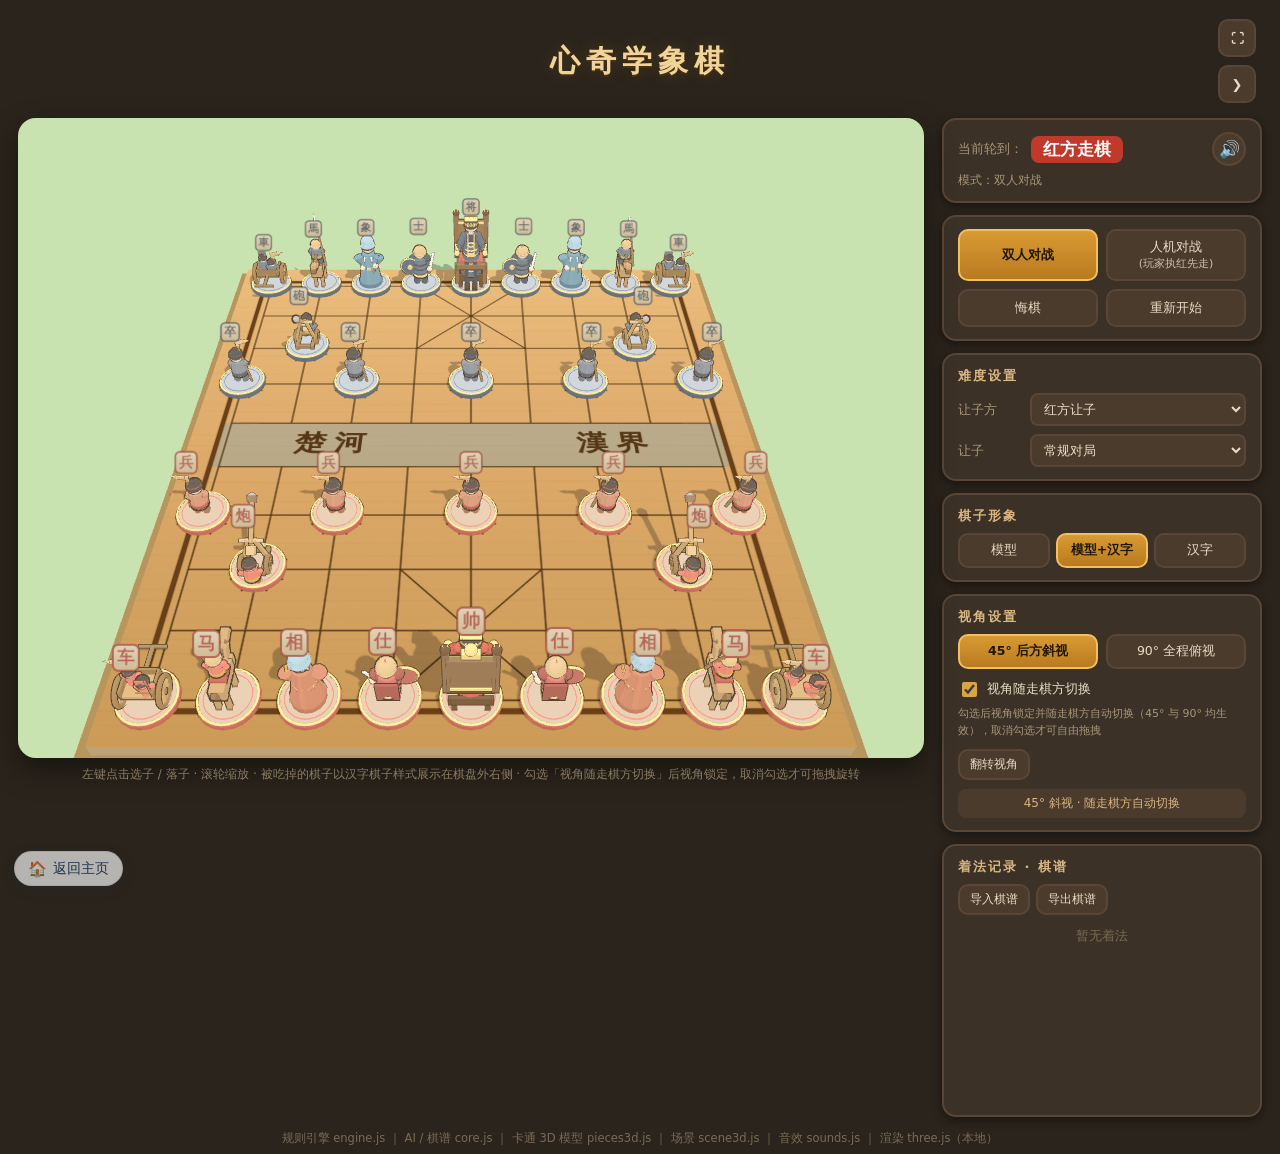
<file: apps/xiangqi/index.html>
<!DOCTYPE html>
<html lang="zh-CN">
<head>
  <meta charset="UTF-8" />
  <meta name="viewport" content="width=device-width, initial-scale=1.0" />
  <title>心奇学象棋</title>
  <link rel="icon" href="data:image/svg+xml,%3Csvg xmlns='http://www.w3.org/2000/svg' viewBox='0 0 32 32'%3E%3Ccircle cx='16' cy='16' r='14' fill='%238a2a1f' stroke='%234a1812' stroke-width='2'/%3E%3Ctext x='16' y='22' font-size='16' text-anchor='middle' fill='%23fff' font-family='LiSu,STLiti,serif'%3E帅%3C/text%3E%3C/svg%3E" />
  <link rel="stylesheet" href="styles.css" />
</head>
<body>
  <div class="app">
    <header class="app-header">
      <h1>心奇学象棋</h1>
      <div class="header-controls">
        <button id="btn-fullscreen" class="btn btn-panel-toggle btn-fullscreen" type="button" title="全屏显示棋盘下棋界面" aria-pressed="false">⛶</button>
        <button id="btn-toggle-panel" class="btn btn-panel-toggle" type="button" title="收起 / 展开右侧设置栏" aria-expanded="true">❯</button>
      </div>
    </header>

    <main class="layout">
      <!-- 3D 棋盘 -->
      <section class="board-area">
        <div id="board-container"></div>
        <div id="check-banner" class="check-banner">将军！</div>
        <div class="board-hint">左键点击选子 / 落子 · 滚轮缩放 · 被吃掉的棋子以汉字棋子样式展示在棋盘外右侧 · 勾选「视角随走棋方切换」后视角锁定，取消勾选才可拖拽旋转</div>
      </section>

      <!-- 侧栏 -->
      <aside class="panel">
        <!-- 轮下方（含音效开关） -->
        <div class="panel-block">
          <div class="turn-row">
            <span class="turn-label">当前轮到：</span>
            <span id="turn-indicator" class="turn red">红方走棋</span>
            <span class="turn-spacer"></span>
            <button id="btn-sound" class="sound-toggle" type="button" title="音效：开" aria-pressed="true">🔊</button>
          </div>
          <div id="mode-indicator" class="mode-indicator">模式：双人对战</div>
          <div id="thinking-indicator" class="thinking" style="display:none;">电脑思考中…</div>
        </div>

        <!-- 对战 / 人机 + 悔棋/重新开始 -->
        <div class="panel-block">
          <div class="mode-buttons">
            <button id="btn-pvp" class="btn btn-primary active">双人对战</button>
            <button id="btn-pve" class="btn btn-pve"><span>人机对战</span><span class="pve-sub">(玩家执红先走)</span></button>
          </div>
          <div class="action-buttons">
            <button id="btn-undo" class="btn">悔棋</button>
            <button id="btn-restart" class="btn">重新开始</button>
          </div>
        </div>

        <!-- 难度设置（让子方 / 让子 / 人机难度） -->
        <div class="panel-block">
          <h3>难度设置</h3>
          <label class="select-row">
            <span class="select-label">让子方</span>
            <select id="sel-giver" class="select-input">
              <option value="red">红方让子</option>
              <option value="black">黑方让子</option>
            </select>
          </label>
          <label class="select-row">
            <span class="select-label">让子</span>
            <select id="sel-handicap" class="select-input">
              <option value="none">常规对局</option>
            </select>
          </label>
          <label class="select-row" id="difficulty-row" style="display:none;">
            <span class="select-label">人机难度</span>
            <select id="sel-difficulty" class="select-input">
              <option value="1">1 级 · 兵/卒级（初学）</option>
              <option value="2">2 级 · 仕/士级（新手）</option>
              <option value="3">3 级 · 相/象级（入门）</option>
              <option value="4">4 级 · 炮/砲级（业余）</option>
              <option value="5">5 级 · 马级（高手）</option>
              <option value="6">6 级 · 车级（棋士）</option>
              <option value="7">7 级 · 帅/将级（大师）</option>
            </select>
          </label>
        </div>

        <!-- 棋子形象 -->
        <div class="panel-block">
          <h3>棋子形象</h3>
          <div class="style-buttons">
            <button id="btn-style-model" class="btn btn-style">模型</button>
            <button id="btn-style-both" class="btn btn-style">模型+汉字</button>
            <button id="btn-style-char" class="btn btn-style">汉字</button>
          </div>
        </div>

        <!-- 视角设置 -->
        <div class="panel-block">
          <h3>视角设置</h3>
          <div class="view-buttons">
            <button id="btn-view-angle" class="btn btn-view active">45° 后方斜视</button>
            <button id="btn-view-top" class="btn btn-view">90° 全程俯视</button>
          </div>
          <label class="switch">
            <input type="checkbox" id="chk-autoswitch" checked />
            <span>视角随走棋方切换</span>
          </label>
          <div class="view-tip">勾选后视角锁定并随走棋方自动切换（45° 与 90° 均生效），取消勾选才可自由拖拽</div>
          <div class="view-actions">
            <button id="btn-flip" class="btn btn-small">翻转视角</button>
          </div>
          <div id="view-status" class="view-status">45° 斜视 · 随走棋方自动切换</div>
        </div>

        <!-- 着法记录 / 棋谱 -->
        <div class="panel-block">
          <h3>着法记录 · 棋谱</h3>
          <div class="repertoire-row">
            <button id="btn-import" class="btn btn-small">导入棋谱</button>
            <button id="btn-export" class="btn btn-small">导出棋谱</button>
            <button id="btn-replay" class="btn btn-small btn-replay" style="display:none;">复盘重下</button>
            <input type="file" id="file-import" accept=".txt,text/plain" hidden />
          </div>
          <div id="move-list" class="move-list"></div>
        </div>
      </aside>
    </main>

    <footer class="app-footer">
      <span>规则引擎 engine.js ｜ AI / 棋谱 core.js ｜ 卡通 3D 模型 pieces3d.js ｜ 场景 scene3d.js ｜ 音效 sounds.js ｜ 渲染 three.js（本地）</span>
    </footer>
  </div>

  <div id="gameover-modal" class="modal">
    <div class="modal-card">
      <h2 id="go-title" class="go-title">对局结束</h2>
      <p id="go-desc" class="go-desc"></p>
      <button id="btn-close-modal" class="btn btn-primary">再来一局</button>
    </div>
  </div>

  <script src="vendor/three.min.js"></script>
  <script src="engine.js"></script>
  <script src="core.js"></script>
  <script src="pieces3d.js"></script>
  <script src="scene3d.js"></script>
  <script src="sounds.js"></script>
  <script src="main3d.js"></script>
<script src="../../shared/back-home.js" data-home="../../index.html" defer></script>
</body>
</html>
</file>
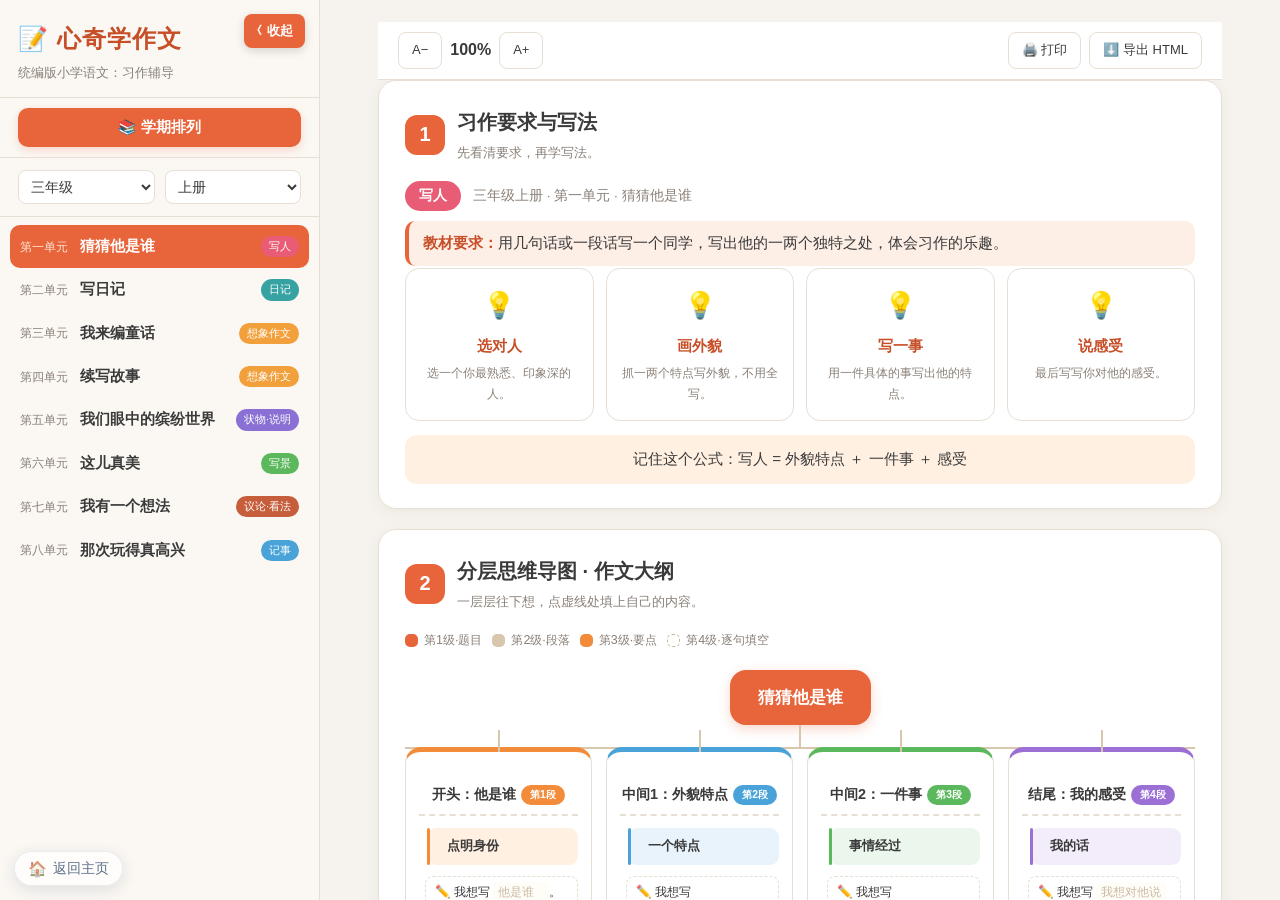
<file: apps/zuowen/index.html>
<!DOCTYPE html>
<html lang="zh-CN">
<head>
<meta charset="UTF-8">
<meta name="viewport" content="width=device-width, initial-scale=1.0">
<title>心奇学作文 · 统编版小学语文习作辅导</title>
<style>
  :root {
    --bg: #f6f3ee;
    --ink: #3a3a3a;
    --ink-soft: #8a8078;
    --card: #ffffff;
    --line: #e7dfd3;
    --brand: #e8643a;
    --brand-dark: #c64f28;
    --brand-soft: #fdeee6;
    --side-bg: #fbf8f3;
    --c1: #f28c3b; --c2: #4aa3d8; --c3: #5cb85c; --c4: #9b6fd4;
    --c1-soft: #fff0e2; --c2-soft: #e8f3fb; --c3-soft: #ebf7ec; --c4-soft: #f3edfb;
    --fs: 16px;
  }
  * { box-sizing: border-box; }
  html, body { margin: 0; height: 100%; }
  body {
    font-family: "PingFang SC", "Microsoft YaHei", "Hiragino Sans GB", sans-serif;
    color: var(--ink); background: var(--bg); line-height: 1.75;
    -webkit-font-smoothing: antialiased; overflow: hidden;
  }

  /* ===== 布局 ===== */
  .app { display: flex; height: 100vh; position: relative; }

  /* ===== 左侧栏 ===== */
  .side {
    width: 320px; flex: none; background: var(--side-bg);
    border-right: 1px solid var(--line); display: flex; flex-direction: column;
    transition: margin-left .22s ease, width .22s ease; overflow: hidden;
    position: relative;
  }
  .side.collapsed { width: 0; border-right: none; }

  .side-head { position: relative; padding: 18px 18px 12px; padding-right: 80px; border-bottom: 1px solid var(--line); }
  .side-title { font-size: 24px; font-weight: 800; color: var(--brand-dark); letter-spacing: 1px; }
  .side-sub { font-size: 12.5px; color: var(--ink-soft); margin-top: 3px; }

  .side-select { display: flex; gap: 10px; padding: 12px 18px; border-bottom: 1px solid var(--line); }
  .side-select select {
    flex: 1; padding: 7px 8px; border: 1.5px solid var(--line); border-radius: 8px;
    font-size: 14px; background: #fff; color: var(--ink); cursor: pointer;
  }

  .toc { flex: 1; overflow-y: auto; padding: 8px 10px 20px; }
  .toc-item {
    display: flex; align-items: center; gap: 8px; padding: 9px 10px;
    border-radius: 10px; cursor: pointer; transition: background .12s;
  }
  .toc-item:hover { background: var(--brand-soft); }
  .toc-item.active { background: var(--brand); }
  .toc-item.active .toc-t { color: #fff; }
  .toc-item.active .toc-u { color: #ffe3d4; }
  .toc-u { flex: none; font-size: 11.5px; color: var(--ink-soft); width: 52px; }
  .toc-t { flex: 1; font-size: 14.5px; font-weight: 600; color: var(--ink); }
  .toc-cat { flex: none; font-size: 11px; color: #fff; border-radius: 999px; padding: 1px 8px; }

  /* ===== 收缩按钮 ===== */
  .collapse-btn {
    position: absolute; top: 14px; right: -1px; transform: translateX(50%);
    width: 26px; height: 40px; background: #fff; border: 1px solid var(--line);
    border-radius: 0 8px 8px 0; cursor: pointer; z-index: 20;
    font-size: 12px; color: var(--ink-soft); display: flex; align-items: center; justify-content: center;
    box-shadow: 0 2px 6px rgba(0,0,0,.06);
  }
  .side.collapsed .collapse-btn { right: -27px; }

  /* ===== 右侧主区 ===== */
  .main {
    flex: 1; overflow-y: auto; padding: 0; position: relative;
    font-size: var(--fs);
  }
  .main-inner { max-width: 900px; margin: 0 auto; padding: 22px 28px 60px; }

  /* ===== 工具栏 ===== */
  .toolbar {
    position: sticky; top: 0; z-index: 10; background: #fff;
    border-bottom: 1px solid var(--line); padding: 10px 20px;
    display: flex; align-items: center; gap: 8px; flex-wrap: wrap;
  }
  .tb-btn {
    border: 1.5px solid var(--line); background: #fff; color: var(--ink);
    font-size: 13px; padding: 6px 13px; border-radius: 8px; cursor: pointer;
    transition: all .12s;
  }
  .tb-btn:hover { border-color: var(--brand); color: var(--brand-dark); }
  .tb-group { display: flex; gap: 0; border: 1.5px solid var(--line); border-radius: 8px; overflow: hidden; }
  .tb-group .tb-btn { border: none; border-radius: 0; }
  .tb-group .tb-btn + .tb-btn { border-left: 1px solid var(--line); }
  .tb-fs { font-weight: 700; min-width: 40px; text-align: center; }
  .tb-spacer { flex: 1; }

  /* ===== 板块卡片 ===== */
  .board {
    background: var(--card); border-radius: 18px; padding: 24px 26px;
    margin-bottom: 20px; box-shadow: 0 4px 16px rgba(90,60,20,.06);
    border: 1px solid var(--line);
  }
  .board-head { display: flex; align-items: center; gap: 12px; margin-bottom: 16px; }
  .board-num {
    flex: none; width: 40px; height: 40px; border-radius: 12px;
    display: flex; align-items: center; justify-content: center;
    font-size: 20px; font-weight: 700; color: #fff; background: var(--brand);
  }
  .board-head h2 { margin: 0; font-size: 1.25em; color: var(--ink); }
  .board-head p { margin: 2px 0 0; color: var(--ink-soft); font-size: .82em; }

  /* 习作头 */
  .essay-top { display: flex; align-items: center; gap: 12px; flex-wrap: wrap; margin-bottom: 6px; }
  .cat-badge { font-size: .85em; color: #fff; border-radius: 999px; padding: 3px 14px; font-weight: 700; }
  .essay-unit { color: var(--ink-soft); font-size: .85em; }
  .req-box {
    background: var(--brand-soft); border-left: 4px solid var(--brand);
    border-radius: 10px; padding: 10px 14px; font-size: .92em; margin: 10px 0 2px;
  }
  .req-box b { color: var(--brand-dark); }

  /* 写法步骤 */
  .steps { display: grid; grid-template-columns: repeat(4, 1fr); gap: 12px; }
  .step { background: #fff; border: 1.5px solid var(--line); border-radius: 14px; padding: 14px 12px; text-align: center; }
  .step .ico { font-size: 26px; }
  .step .t { font-weight: 700; font-size: .92em; margin: 5px 0 3px; color: var(--brand-dark); }
  .step .d { font-size: .78em; color: var(--ink-soft); }
  .formula { margin-top: 14px; text-align: center; font-size: .95em; background: var(--c1-soft); border-radius: 12px; padding: 11px; }
  .formula b { color: var(--brand-dark); }

  /* 思维导图 */
  .legend { display: flex; gap: 10px; flex-wrap: wrap; margin-bottom: 18px; }
  .legend .lg { display: flex; align-items: center; gap: 6px; font-size: .78em; color: var(--ink-soft); }
  .legend .dot { width: 13px; height: 13px; border-radius: 5px; }
  .root {
    margin: 0 auto; width: fit-content; max-width: 90%; background: var(--brand); color: #fff;
    padding: 13px 28px; border-radius: 16px; font-size: 1.05em; font-weight: 700;
    position: relative; text-align: center; box-shadow: 0 4px 12px rgba(232,100,58,.26);
  }
  .root::after { content: ""; position: absolute; top: 100%; left: 50%; width: 2px; height: 22px; background: #d9c7ad; transform: translateX(-50%); }
  .branches { display: flex; gap: 14px; margin-top: 22px; position: relative; }
  .branches::before { content: ""; position: absolute; top: 0; left: 0; right: 0; height: 2px; background: #d9c7ad; }
  .branch {
    flex: 1; position: relative; border-radius: 16px; border: 1.5px solid var(--line);
    background: #fff; padding: 30px 13px 14px;
  }
  .branch::before { content: ""; position: absolute; top: -22px; left: 50%; width: 2px; height: 22px; background: #d9c7ad; transform: translateX(-50%); }
  .branch.b1 { border-top: 5px solid var(--c1); } .branch.b2 { border-top: 5px solid var(--c2); }
  .branch.b3 { border-top: 5px solid var(--c3); } .branch.b4 { border-top: 5px solid var(--c4); }
  .branch-title { text-align: center; font-weight: 700; font-size: .9em; margin-bottom: 12px; padding-bottom: 7px; border-bottom: 2px dashed var(--line); }
  .branch-title .tag { display: inline-block; font-size: .72em; font-weight: 600; color: #fff; border-radius: 999px; padding: 1px 9px; margin-left: 5px; vertical-align: 1px; }
  .b1 .tag { background: var(--c1); } .b2 .tag { background: var(--c2); }
  .b3 .tag { background: var(--c3); } .b4 .tag { background: var(--c4); }
  .point { position: relative; margin: 11px 0 11px 8px; padding: 7px 10px 7px 20px; border-radius: 9px; font-size: .82em; }
  .point::before { content: ""; position: absolute; left: 0; top: 0; bottom: 0; width: 3px; border-radius: 2px; }
  .b1 .point { background: var(--c1-soft); } .b1 .point::before { background: var(--c1); }
  .b2 .point { background: var(--c2-soft); } .b2 .point::before { background: var(--c2); }
  .b3 .point { background: var(--c3-soft); } .b3 .point::before { background: var(--c3); }
  .b4 .point { background: var(--c4-soft); } .b4 .point::before { background: var(--c4); }
  .point .pt { font-weight: 700; }
  .sent { margin: 3px 0 0 6px; padding: 5px 9px; font-size: .78em; background: #fff; border: 1.5px dashed var(--line); border-radius: 8px; }
  .sent .ico { margin-right: 3px; }
  .fill { display: inline-block; min-width: 56px; border-bottom: 2px dashed #c9b392; padding: 0 5px; outline: none; color: var(--brand-dark); background: #fffdf8; border-radius: 2px 2px 0 0; cursor: text; }
  .fill:empty::before { content: attr(data-hint); color: #cbb9a0; }
  .fill:focus { border-bottom-color: var(--brand); background: #fff5e8; }
  .hint-line { margin-top: 12px; font-size: .76em; color: var(--ink-soft); text-align: center; }

  /* 草稿 */
  .draft { display: grid; grid-template-columns: repeat(4, 1fr); gap: 12px; }
  .draft-card { border-radius: 14px; padding: 14px; border: 1.5px solid var(--line); background: #fff; }
  .draft-card .dt { font-weight: 700; font-size: .92em; margin-bottom: 5px; }
  .draft-card .dd { font-size: .78em; color: var(--ink-soft); }
  .draft-card .ex { font-size: .74em; color: var(--brand-dark); background: #fff3e6; border-radius: 7px; padding: 5px 7px; margin-top: 7px; }
  .draft-tip { margin-top: 14px; background: #fffbe8; border: 1.5px dashed #e6c96a; border-radius: 11px; padding: 11px 15px; font-size: .82em; }
  .draft-tip b { color: #b8860b; }

  /* 范文 */
  .essay {
    background: #fffdf6; border: 1.5px solid var(--line); border-radius: 16px; padding: 22px 24px;
  }
  .essay-title { text-align: center; font-size: 1.2em; font-weight: 700; margin: 0 0 4px; color: var(--brand-dark); }
  .essay-meta { text-align: center; color: var(--ink-soft); font-size: .78em; margin-bottom: 16px; }
  .essay p { text-indent: 2em; margin: 0 0 13px; font-size: .95em; letter-spacing: .5px; }
  .essay .seg-label { display: inline-block; font-size: .72em; color: #fff; border-radius: 999px; padding: 0 9px; margin-left: 7px; vertical-align: 1px; font-weight: 600; }
  .seg-1 { background: var(--c1); } .seg-2 { background: var(--c2); } .seg-3 { background: var(--c3); } .seg-4 { background: var(--c4); }
  .word-count { text-align: right; color: var(--ink-soft); font-size: .76em; margin-top: 2px; }

  /* 类似作文 */
  .sim-list { display: flex; flex-wrap: wrap; gap: 10px; }
  .sim-item {
    display: inline-flex; align-items: center; gap: 6px; cursor: pointer;
    border: 1.5px solid var(--line); background: #fff; border-radius: 999px;
    padding: 6px 14px; font-size: .82em; transition: all .12s;
  }
  .sim-item:hover { border-color: var(--brand); color: var(--brand-dark); }
  .sim-item .sim-g { color: var(--ink-soft); font-size: .8em; }
  .sim-empty { color: var(--ink-soft); font-size: .82em; }

  footer { text-align: center; color: var(--ink-soft); font-size: .78em; padding: 10px 0 30px; }

  @media (max-width: 860px) {
    .steps, .draft { grid-template-columns: repeat(2, 1fr); }
    .branches { flex-wrap: wrap; }
    .branch { flex: 1 1 46%; }
    .branches::before, .branch::before { display: none; }
    .side { width: 270px; }
  }
  @media (max-width: 600px) {
    .side { position: absolute; left: 0; top: 0; bottom: 0; z-index: 30; box-shadow: 4px 0 18px rgba(0,0,0,.12); }
    .side.collapsed { width: 0; }
    .steps, .draft { grid-template-columns: 1fr; }
    .branch { flex: 1 1 100%; }
  }

  /* ===== 模式切换行 ===== */
  .mode-row { padding: 10px 18px; border-bottom: 1px solid var(--line); }
  .mode-btn {
    width: 100%; padding: 10px; border: none; border-radius: 10px; cursor: pointer;
    background: var(--brand); color: #fff; font-size: 14.5px; font-weight: 700;
    display: flex; align-items: center; justify-content: center; gap: 7px;
    box-shadow: 0 3px 10px rgba(232,100,58,.22); transition: background .12s;
  }
  .mode-btn:hover { background: var(--brand-dark); }

  /* 侧栏收起按钮（标题栏内） */
  .side-collapse {
    position: absolute; top: 14px; right: 14px;
    border: none; background: var(--brand); color: #fff; border-radius: 8px;
    font-size: 13px; font-weight: 700; padding: 8px 12px; cursor: pointer;
    box-shadow: 0 3px 10px rgba(0,0,0,.15);
  }
  .side-collapse:hover { background: var(--brand-dark); }
  .side-title { cursor: pointer; }
  .side-title:hover { opacity: .85; }

  /* 展开浮动按钮（侧栏收起时显示） */
  .expand-fab {
    display: none; position: absolute; top: 14px; left: 8px; z-index: 40;
    background: var(--brand); color: #fff; border: none; border-radius: 8px;
    padding: 8px 12px; font-size: 13px; cursor: pointer; font-weight: 700;
    box-shadow: 0 3px 10px rgba(0,0,0,.15);
  }
  .side.collapsed ~ .expand-fab { display: flex; align-items: center; }

  /* 目录中年级学期小字 */
  .toc-meta { display: block; font-size: 11px; color: var(--brand-dark); margin-bottom: 2px; font-weight: 600; }

  /* ===== 应用说明弹窗 ===== */
  .modal-mask {
    position: fixed; inset: 0; background: rgba(40,30,20,.45); z-index: 100;
    display: none; align-items: center; justify-content: center; padding: 20px;
  }
  .modal-mask.show { display: flex; }
  .modal {
    background: #fff; border-radius: 18px; max-width: 470px; width: 100%;
    padding: 26px 28px; box-shadow: 0 12px 40px rgba(0,0,0,.22); max-height: 86vh; overflow-y: auto;
  }
  .modal h3 { margin: 0 0 4px; color: var(--brand-dark); font-size: 20px; }
  .modal .m-sub { color: var(--ink-soft); font-size: 13px; margin-bottom: 18px; }
  .modal .m-section { margin-bottom: 18px; }
  .modal .m-section h4 { margin: 0 0 8px; font-size: 15px; color: var(--ink); border-left: 4px solid var(--brand); padding-left: 9px; }
  .modal .m-section p { margin: 0; font-size: 14px; line-height: 1.8; color: #555; }
  .modal ul { margin: 0; padding-left: 20px; font-size: 13.5px; color: #555; line-height: 1.9; }
  .modal .m-close { margin-top: 6px; width: 100%; padding: 10px; border: none; border-radius: 10px; background: var(--brand); color: #fff; font-size: 15px; font-weight: 700; cursor: pointer; }
  .modal .m-close:hover { background: var(--brand-dark); }
  .m-info-row { display: flex; justify-content: space-between; font-size: 13.5px; padding: 6px 0; border-bottom: 1px dashed var(--line); }
  .m-info-row span:first-child { color: var(--ink-soft); }
  .m-info-row span:last-child { font-weight: 700; color: var(--ink); }

  @media print {
    body { overflow: visible; background: #fff; }
    .side, .toolbar, .collapse-btn, .expand-fab, .modal-mask, .mode-row, .side-select { display: none !important; }
    .main { overflow: visible; }
    .main-inner { max-width: none; padding: 0; }
    .board { box-shadow: none; break-inside: avoid; }
    * { -webkit-print-color-adjust: exact; print-color-adjust: exact; }
  }
</style>
</head>
<body>
<div class="app">

  <!-- 左侧栏 -->
  <aside class="side" id="side">
    <div class="side-head">
      <div class="side-title" id="appTitle">📝 心奇学作文</div>
      <div class="side-sub">统编版小学语文：习作辅导</div>
      <button class="side-collapse" id="collapseBtn" title="收起侧栏">⟨ 收起</button>
    </div>
    <div class="mode-row">
      <button class="mode-btn" id="modeBtn">📚 学期排列</button>
    </div>
    <div class="side-select" id="selRow"></div>
    <div class="toc" id="toc"></div>
  </aside>
  <button class="expand-fab" id="expandBtn">» 展开侧栏</button>

  <!-- 右侧主区 -->
  <main class="main" id="main">
    <div class="main-inner" id="mainInner"></div>
  </main>

  <!-- 应用说明弹窗 -->
  <div class="modal-mask" id="modalMask">
    <div class="modal">
      <h3>📝 心奇学作文</h3>
      <div class="m-sub">统编版小学语文：习作辅导</div>
      <div class="m-section">
        <h4>应用说明</h4>
        <p>「心奇学作文」是一款面向小学生（统编版语文教材）的习作辅导小工具，覆盖小学一到六年级共 <b>12 个学期</b>的单元习作要求。每篇习作都提供「<b>分类与写法 → 分层思维导图 → 作文草稿 → 范文展示 → 类似作文</b>」五步引导，帮孩子一步步学会写作文。</p>
        <p style="margin-top:8px">两种浏览方式：<br>① <b>学期排列</b>——按年级、学期查看教材每个单元的习作要求；<br>② <b>类型排列</b>——按作文类型（写人、记事、写景等）汇总同类习作，方便对比练习。</p>
        <p style="margin-top:8px">实用小工具：可任意<b>缩放字体</b>、<b>打印</b>页面、把当前习作<b>导出为独立 HTML</b> 文件随时查看，还能通过点「<b>类似作文</b>」链接在各年级同类习作间自由跳转。</p>
      </div>
      <div class="m-section">
        <h4>应用信息</h4>
        <div class="m-info-row"><span>版本</span><span>v1.0</span></div>
        <div class="m-info-row"><span>更新日期</span><span>2026-08-27</span></div>
        <div class="m-info-row"><span>作者</span><span>Peppa's Daddy</span></div>
      </div>
      <button class="m-close" id="modalClose">我知道啦</button>
    </div>
  </div>
</div>

<script>
/* ================= 数据 ================= */
var GRADES = ["一年级","二年级","三年级","四年级","五年级","六年级"];
var TERMS = [{k:"s",name:"上册"},{k:"x",name:"下册"}];
var CATS = {
  renwu:    {label:"写人", color:"#e85d75"},
  jishi:    {label:"记事", color:"#4aa3d8"},
  xiejing:  {label:"写景", color:"#5cb85c"},
  zhuangwu: {label:"状物·说明", color:"#8a6fd4"},
  xiangxiang:{label:"想象作文", color:"#f2a03b"},
  riji:     {label:"日记", color:"#37a2a2"},
  duhougan: {label:"读后感", color:"#d46fb0"},
  shuxin:   {label:"书信", color:"#5b8c5a"},
  yingyong: {label:"应用文", color:"#8d7b6f"},
  kantu:    {label:"看图写话", color:"#e8862f"},
  kouyu:    {label:"口语交际", color:"#4d9bd4"},
  yilun:    {label:"议论·看法", color:"#c65d3b"}
};

var COMPOSITIONS = {
 "1s": [
  {
   "u": "口语交际",
   "t": "我说你做",
   "cat": "kouyu",
   "req": "听清别人的指令再照着做；发指令的人要把话说清楚，让别人一听就懂。",
   "how": {
    "steps": [
     {
      "t": "听清楚",
      "ico": "🔍",
      "d": "先听清别人怎么说。"
     },
     {
      "t": "想明白",
      "ico": "🔍",
      "d": "想好自己要说什么。"
     },
     {
      "t": "说大方",
      "ico": "🔍",
      "d": "大声、有礼貌地说。"
     }
    ],
    "formula": "交际 = 听 ＋ 想 ＋ 说"
   },
   "mind": {
    "root": "我说你做",
    "branches": [
     {
      "title": "开头：打招呼",
      "points": [
       {
        "label": "问好",
        "sent": "我想写 <span class='fill' contenteditable='true' data-hint='怎么打招呼'></span>。"
       }
      ]
     },
     {
      "title": "中间：说清楚",
      "points": [
       {
        "label": "说内容",
        "sent": "我想写 <span class='fill' contenteditable='true' data-hint='要说什么事'></span>。"
       }
      ]
     },
     {
      "title": "结尾：有礼貌",
      "points": [
       {
        "label": "收尾",
        "sent": "我想写 <span class='fill' contenteditable='true' data-hint='怎么道别/道谢'></span>。"
       }
      ]
     }
    ]
   },
   "outline": {
    "cards": [
     {
      "dt": "开头",
      "dd": "先问好、报名字。",
      "ex": "您好，我是小华。"
     },
     {
      "dt": "中间",
      "dd": "把事说清楚。",
      "ex": "想请您帮个忙。"
     },
     {
      "dt": "结尾",
      "dd": "说谢谢或再见。",
      "ex": "谢谢您，再见！"
     }
    ],
    "tip": "口语交际，先当个好听众，再做会说的人。"
   },
   "essay": {
    "title": "我说你做",
    "paras": [
     {
      "seg": "开头",
      "text": "老师说，我说你做。我说伸手，你就伸手。"
     },
     {
      "seg": "中间",
      "text": "我说点头，你就点头。大家都笑了。"
     },
     {
      "seg": "结尾",
      "text": "这个游戏真好玩，我好喜欢和小朋友一起玩。"
     }
    ]
   }
  },
  {
   "u": "口语交际",
   "t": "我们做朋友",
   "cat": "kouyu",
   "req": "向新同学介绍自己，主动打招呼、说清楚自己的名字和爱好，交到新朋友。",
   "how": {
    "steps": [
     {
      "t": "听清楚",
      "ico": "🔍",
      "d": "先听清别人怎么说。"
     },
     {
      "t": "想明白",
      "ico": "🔍",
      "d": "想好自己要说什么。"
     },
     {
      "t": "说大方",
      "ico": "🔍",
      "d": "大声、有礼貌地说。"
     }
    ],
    "formula": "交际 = 听 ＋ 想 ＋ 说"
   },
   "mind": {
    "root": "我们做朋友",
    "branches": [
     {
      "title": "开头：打招呼",
      "points": [
       {
        "label": "问好",
        "sent": "我想写 <span class='fill' contenteditable='true' data-hint='怎么打招呼'></span>。"
       }
      ]
     },
     {
      "title": "中间：说清楚",
      "points": [
       {
        "label": "说内容",
        "sent": "我想写 <span class='fill' contenteditable='true' data-hint='要说什么事'></span>。"
       }
      ]
     },
     {
      "title": "结尾：有礼貌",
      "points": [
       {
        "label": "收尾",
        "sent": "我想写 <span class='fill' contenteditable='true' data-hint='怎么道别/道谢'></span>。"
       }
      ]
     }
    ]
   },
   "outline": {
    "cards": [
     {
      "dt": "开头",
      "dd": "先问好、报名字。",
      "ex": "您好，我是小华。"
     },
     {
      "dt": "中间",
      "dd": "把事说清楚。",
      "ex": "想请您帮个忙。"
     },
     {
      "dt": "结尾",
      "dd": "说谢谢或再见。",
      "ex": "谢谢您，再见！"
     }
    ],
    "tip": "口语交际，先当个好听众，再做会说的人。"
   },
   "essay": {
    "title": "我们做朋友",
    "paras": [
     {
      "seg": "开头",
      "text": "我对小红说，我们做朋友吧。小红点了点头。"
     },
     {
      "seg": "中间",
      "text": "我们一起画画，一起唱歌。好开心呀。"
     },
     {
      "seg": "结尾",
      "text": "我多了一个好朋友，真高兴。"
     }
    ]
   }
  },
  {
   "u": "口语交际",
   "t": "用多大的声音",
   "cat": "kouyu",
   "req": "知道在图书馆、教室、操场等不同地方，该用多大的声音说话才合适。",
   "how": {
    "steps": [
     {
      "t": "听清楚",
      "ico": "🔍",
      "d": "先听清别人怎么说。"
     },
     {
      "t": "想明白",
      "ico": "🔍",
      "d": "想好自己要说什么。"
     },
     {
      "t": "说大方",
      "ico": "🔍",
      "d": "大声、有礼貌地说。"
     }
    ],
    "formula": "交际 = 听 ＋ 想 ＋ 说"
   },
   "mind": {
    "root": "用多大的声音",
    "branches": [
     {
      "title": "开头：打招呼",
      "points": [
       {
        "label": "问好",
        "sent": "我想写 <span class='fill' contenteditable='true' data-hint='怎么打招呼'></span>。"
       }
      ]
     },
     {
      "title": "中间：说清楚",
      "points": [
       {
        "label": "说内容",
        "sent": "我想写 <span class='fill' contenteditable='true' data-hint='要说什么事'></span>。"
       }
      ]
     },
     {
      "title": "结尾：有礼貌",
      "points": [
       {
        "label": "收尾",
        "sent": "我想写 <span class='fill' contenteditable='true' data-hint='怎么道别/道谢'></span>。"
       }
      ]
     }
    ]
   },
   "outline": {
    "cards": [
     {
      "dt": "开头",
      "dd": "先问好、报名字。",
      "ex": "您好，我是小华。"
     },
     {
      "dt": "中间",
      "dd": "把事说清楚。",
      "ex": "想请您帮个忙。"
     },
     {
      "dt": "结尾",
      "dd": "说谢谢或再见。",
      "ex": "谢谢您，再见！"
     }
    ],
    "tip": "口语交际，先当个好听众，再做会说的人。"
   },
   "essay": {
    "title": "用多大的声音",
    "paras": [
     {
      "seg": "开头",
      "text": "在图书馆里，要小声说话。在家里，可以大声笑。"
     },
     {
      "seg": "中间",
      "text": "上课发言，声音要响亮。我记住了。"
     },
     {
      "seg": "结尾",
      "text": "用多大的声音，要看在哪里。真有意思。"
     }
    ]
   }
  },
  {
   "u": "看图写话",
   "t": "小兔运南瓜",
   "cat": "kantu",
   "req": "看清图画：小兔想把大南瓜运回家，它会想出什么好办法？把故事写清楚。",
   "how": {
    "steps": [
     {
      "t": "看仔细",
      "ico": "🔍",
      "d": "看清图画上有谁、在哪儿。"
     },
     {
      "t": "想丰富",
      "ico": "🔍",
      "d": "想想图前图后发生什么。"
     },
     {
      "t": "写通顺",
      "ico": "🔍",
      "d": "用通顺的话写下来。"
     }
    ],
    "formula": "看图写话 = 看 ＋ 想 ＋ 写"
   },
   "mind": {
    "root": "小兔运南瓜",
    "branches": [
     {
      "title": "开头：图上有什么",
      "points": [
       {
        "label": "看到的",
        "sent": "我想写 <span class='fill' contenteditable='true' data-hint='图上有谁、在哪儿'></span>。"
       }
      ]
     },
     {
      "title": "中间：发生了什么",
      "points": [
       {
        "label": "想到的",
        "sent": "我想写 <span class='fill' contenteditable='true' data-hint='他们会怎么做'></span>。"
       }
      ]
     },
     {
      "title": "结尾：结果怎样",
      "points": [
       {
        "label": "结果",
        "sent": "我想写 <span class='fill' contenteditable='true' data-hint='最后怎么样了'></span>。"
       }
      ]
     }
    ]
   },
   "outline": {
    "cards": [
     {
      "dt": "开头",
      "dd": "写清时间、人物、地点。",
      "ex": "图上有一只小兔。"
     },
     {
      "dt": "中间",
      "dd": "写图上的事。",
      "ex": "它想办法运南瓜。"
     },
     {
      "dt": "结尾",
      "dd": "写写结果。",
      "ex": "它真聪明！"
     }
    ],
    "tip": "看图写话，眼睛是镜头，脑子是编剧。"
   },
   "essay": {
    "title": "小兔运南瓜",
    "paras": [
     {
      "seg": "开头",
      "text": "小兔在院子里，看见一个大南瓜。"
     },
     {
      "seg": "中间",
      "text": "南瓜太大了，小兔搬不动。它请小狗来帮忙，把南瓜滚回家。"
     },
     {
      "seg": "结尾",
      "text": "妈妈笑了，夸小兔真聪明。小兔好开心。"
     }
    ]
   }
  }
 ],
 "1x": [
  {
   "u": "口语交际",
   "t": "听故事·讲故事",
   "cat": "kouyu",
   "req": "听老师讲《老鼠嫁女》的故事，再自己讲给大家听，把故事顺序说清楚。",
   "how": {
    "steps": [
     {
      "t": "听清楚",
      "ico": "🔍",
      "d": "先听清别人怎么说。"
     },
     {
      "t": "想明白",
      "ico": "🔍",
      "d": "想好自己要说什么。"
     },
     {
      "t": "说大方",
      "ico": "🔍",
      "d": "大声、有礼貌地说。"
     }
    ],
    "formula": "交际 = 听 ＋ 想 ＋ 说"
   },
   "mind": {
    "root": "听故事·讲故事",
    "branches": [
     {
      "title": "开头：打招呼",
      "points": [
       {
        "label": "问好",
        "sent": "我想写 <span class='fill' contenteditable='true' data-hint='怎么打招呼'></span>。"
       }
      ]
     },
     {
      "title": "中间：说清楚",
      "points": [
       {
        "label": "说内容",
        "sent": "我想写 <span class='fill' contenteditable='true' data-hint='要说什么事'></span>。"
       }
      ]
     },
     {
      "title": "结尾：有礼貌",
      "points": [
       {
        "label": "收尾",
        "sent": "我想写 <span class='fill' contenteditable='true' data-hint='怎么道别/道谢'></span>。"
       }
      ]
     }
    ]
   },
   "outline": {
    "cards": [
     {
      "dt": "开头",
      "dd": "先问好、报名字。",
      "ex": "您好，我是小华。"
     },
     {
      "dt": "中间",
      "dd": "把事说清楚。",
      "ex": "想请您帮个忙。"
     },
     {
      "dt": "结尾",
      "dd": "说谢谢或再见。",
      "ex": "谢谢您，再见！"
     }
    ],
    "tip": "口语交际，先当个好听众，再做会说的人。"
   },
   "essay": {
    "title": "听故事·讲故事",
    "paras": [
     {
      "seg": "开头",
      "text": "晚上，爸爸给我讲小猴子的故事。我听得好认真。"
     },
     {
      "seg": "中间",
      "text": "第二天，我给小朋友讲这个故事。大家都拍手叫好。"
     },
     {
      "seg": "结尾",
      "text": "听故事真好玩，我还要听更多故事。"
     }
    ]
   }
  },
  {
   "u": "口语交际",
   "t": "请你帮个忙",
   "cat": "kouyu",
   "req": "在需要的时候，用礼貌的话请别人帮忙，并说清楚需要帮什么。",
   "how": {
    "steps": [
     {
      "t": "听清楚",
      "ico": "🔍",
      "d": "先听清别人怎么说。"
     },
     {
      "t": "想明白",
      "ico": "🔍",
      "d": "想好自己要说什么。"
     },
     {
      "t": "说大方",
      "ico": "🔍",
      "d": "大声、有礼貌地说。"
     }
    ],
    "formula": "交际 = 听 ＋ 想 ＋ 说"
   },
   "mind": {
    "root": "请你帮个忙",
    "branches": [
     {
      "title": "开头：打招呼",
      "points": [
       {
        "label": "问好",
        "sent": "我想写 <span class='fill' contenteditable='true' data-hint='怎么打招呼'></span>。"
       }
      ]
     },
     {
      "title": "中间：说清楚",
      "points": [
       {
        "label": "说内容",
        "sent": "我想写 <span class='fill' contenteditable='true' data-hint='要说什么事'></span>。"
       }
      ]
     },
     {
      "title": "结尾：有礼貌",
      "points": [
       {
        "label": "收尾",
        "sent": "我想写 <span class='fill' contenteditable='true' data-hint='怎么道别/道谢'></span>。"
       }
      ]
     }
    ]
   },
   "outline": {
    "cards": [
     {
      "dt": "开头",
      "dd": "先问好、报名字。",
      "ex": "您好，我是小华。"
     },
     {
      "dt": "中间",
      "dd": "把事说清楚。",
      "ex": "想请您帮个忙。"
     },
     {
      "dt": "结尾",
      "dd": "说谢谢或再见。",
      "ex": "谢谢您，再见！"
     }
    ],
    "tip": "口语交际，先当个好听众，再做会说的人。"
   },
   "essay": {
    "title": "请你帮个忙",
    "paras": [
     {
      "seg": "开头",
      "text": "我对小明说，请你帮个忙。我的书掉地上了，我够不着。"
     },
     {
      "seg": "中间",
      "text": "小明弯下腰，帮我把书捡起来。我说谢谢小明。"
     },
     {
      "seg": "结尾",
      "text": "小明说不用谢。能帮忙，我好开心。"
     }
    ]
   }
  },
  {
   "u": "口语交际",
   "t": "打电话",
   "cat": "kouyu",
   "req": "练习打电话：先问好、说清自己是谁，再说明找谁、有什么事。",
   "how": {
    "steps": [
     {
      "t": "听清楚",
      "ico": "🔍",
      "d": "先听清别人怎么说。"
     },
     {
      "t": "想明白",
      "ico": "🔍",
      "d": "想好自己要说什么。"
     },
     {
      "t": "说大方",
      "ico": "🔍",
      "d": "大声、有礼貌地说。"
     }
    ],
    "formula": "交际 = 听 ＋ 想 ＋ 说"
   },
   "mind": {
    "root": "打电话",
    "branches": [
     {
      "title": "开头：打招呼",
      "points": [
       {
        "label": "问好",
        "sent": "我想写 <span class='fill' contenteditable='true' data-hint='怎么打招呼'></span>。"
       }
      ]
     },
     {
      "title": "中间：说清楚",
      "points": [
       {
        "label": "说内容",
        "sent": "我想写 <span class='fill' contenteditable='true' data-hint='要说什么事'></span>。"
       }
      ]
     },
     {
      "title": "结尾：有礼貌",
      "points": [
       {
        "label": "收尾",
        "sent": "我想写 <span class='fill' contenteditable='true' data-hint='怎么道别/道谢'></span>。"
       }
      ]
     }
    ]
   },
   "outline": {
    "cards": [
     {
      "dt": "开头",
      "dd": "先问好、报名字。",
      "ex": "您好，我是小华。"
     },
     {
      "dt": "中间",
      "dd": "把事说清楚。",
      "ex": "想请您帮个忙。"
     },
     {
      "dt": "结尾",
      "dd": "说谢谢或再见。",
      "ex": "谢谢您，再见！"
     }
    ],
    "tip": "口语交际，先当个好听众，再做会说的人。"
   },
   "essay": {
    "title": "打电话",
    "paras": [
     {
      "seg": "开头",
      "text": "我给奶奶打电话。奶奶说，乖孙，吃饭了没有。"
     },
     {
      "seg": "中间",
      "text": "我说吃了，奶奶您放心。我让奶奶早点睡。"
     },
     {
      "seg": "结尾",
      "text": "打完电话，我心里暖暖的。我好爱奶奶，奶奶也爱我。"
     }
    ]
   }
  },
  {
   "u": "口语交际",
   "t": "一起做游戏",
   "cat": "kouyu",
   "req": "邀请小伙伴一起玩游戏，把游戏规则说清楚，大家玩得开心又守规矩。",
   "how": {
    "steps": [
     {
      "t": "听清楚",
      "ico": "🔍",
      "d": "先听清别人怎么说。"
     },
     {
      "t": "想明白",
      "ico": "🔍",
      "d": "想好自己要说什么。"
     },
     {
      "t": "说大方",
      "ico": "🔍",
      "d": "大声、有礼貌地说。"
     }
    ],
    "formula": "交际 = 听 ＋ 想 ＋ 说"
   },
   "mind": {
    "root": "一起做游戏",
    "branches": [
     {
      "title": "开头：打招呼",
      "points": [
       {
        "label": "问好",
        "sent": "我想写 <span class='fill' contenteditable='true' data-hint='怎么打招呼'></span>。"
       }
      ]
     },
     {
      "title": "中间：说清楚",
      "points": [
       {
        "label": "说内容",
        "sent": "我想写 <span class='fill' contenteditable='true' data-hint='要说什么事'></span>。"
       }
      ]
     },
     {
      "title": "结尾：有礼貌",
      "points": [
       {
        "label": "收尾",
        "sent": "我想写 <span class='fill' contenteditable='true' data-hint='怎么道别/道谢'></span>。"
       }
      ]
     }
    ]
   },
   "outline": {
    "cards": [
     {
      "dt": "开头",
      "dd": "先问好、报名字。",
      "ex": "您好，我是小华。"
     },
     {
      "dt": "中间",
      "dd": "把事说清楚。",
      "ex": "想请您帮个忙。"
     },
     {
      "dt": "结尾",
      "dd": "说谢谢或再见。",
      "ex": "谢谢您，再见！"
     }
    ],
    "tip": "口语交际，先当个好听众，再做会说的人。"
   },
   "essay": {
    "title": "一起做游戏",
    "paras": [
     {
      "seg": "开头",
      "text": "下课了，我和好朋友一起做游戏。我们玩老鹰捉小鸡。"
     },
     {
      "seg": "中间",
      "text": "我当小鸡，小红当鸡妈妈。我们跑呀跑，好开心。"
     },
     {
      "seg": "结尾",
      "text": "铃声响了，游戏结束。我真想再玩一次。"
     }
    ]
   }
  },
  {
   "u": "看图写话",
   "t": "春天来了",
   "cat": "kantu",
   "req": "观察春天的图画，按从上到下的顺序，写出春天里看到的美丽景物。",
   "how": {
    "steps": [
     {
      "t": "看仔细",
      "ico": "🔍",
      "d": "看清图画上有谁、在哪儿。"
     },
     {
      "t": "想丰富",
      "ico": "🔍",
      "d": "想想图前图后发生什么。"
     },
     {
      "t": "写通顺",
      "ico": "🔍",
      "d": "用通顺的话写下来。"
     }
    ],
    "formula": "看图写话 = 看 ＋ 想 ＋ 写"
   },
   "mind": {
    "root": "春天来了",
    "branches": [
     {
      "title": "开头：图上有什么",
      "points": [
       {
        "label": "看到的",
        "sent": "我想写 <span class='fill' contenteditable='true' data-hint='图上有谁、在哪儿'></span>。"
       }
      ]
     },
     {
      "title": "中间：发生了什么",
      "points": [
       {
        "label": "想到的",
        "sent": "我想写 <span class='fill' contenteditable='true' data-hint='他们会怎么做'></span>。"
       }
      ]
     },
     {
      "title": "结尾：结果怎样",
      "points": [
       {
        "label": "结果",
        "sent": "我想写 <span class='fill' contenteditable='true' data-hint='最后怎么样了'></span>。"
       }
      ]
     }
    ]
   },
   "outline": {
    "cards": [
     {
      "dt": "开头",
      "dd": "写清时间、人物、地点。",
      "ex": "图上有一只小兔。"
     },
     {
      "dt": "中间",
      "dd": "写图上的事。",
      "ex": "它想办法运南瓜。"
     },
     {
      "dt": "结尾",
      "dd": "写写结果。",
      "ex": "它真聪明！"
     }
    ],
    "tip": "看图写话，眼睛是镜头，脑子是编剧。"
   },
   "essay": {
    "title": "春天来了",
    "paras": [
     {
      "seg": "开头",
      "text": "春天来了，小河边的柳树发了芽，风暖暖的。"
     },
     {
      "seg": "中间",
      "text": "我和爸爸去公园放风筝。风筝飞得好高好高。"
     },
     {
      "seg": "结尾",
      "text": "小草绿了，花儿开了。春天真美，我好喜欢。"
     }
    ]
   }
  }
 ],
 "2s": [
  {
   "u": "写话",
   "t": "我最喜爱的玩具",
   "cat": "zhuangwu",
   "req": "向大家介绍自己最喜欢的一个玩具：它什么样、怎么玩、为什么喜欢它。",
   "how": {
    "steps": [
     {
      "t": "选对象",
      "ico": "🔍",
      "d": "写你熟悉的一个东西或动物。"
     },
     {
      "t": "写样子",
      "ico": "🔍",
      "d": "写写它长什么样。"
     },
     {
      "t": "写相处",
      "ico": "🔍",
      "d": "写写你和它之间的事。"
     }
    ],
    "formula": "写物 = 样子 ＋ 趣事"
   },
   "mind": {
    "root": "我最喜爱的玩具",
    "branches": [
     {
      "title": "开头：是什么",
      "points": [
       {
        "label": "名称",
        "sent": "我想写 <span class='fill' contenteditable='true' data-hint='它是什么'></span>。"
       }
      ]
     },
     {
      "title": "中间1：样子",
      "points": [
       {
        "label": "外形",
        "sent": "我想写 <span class='fill' contenteditable='true' data-hint='它长什么样'></span>。"
       }
      ]
     },
     {
      "title": "中间2：趣事/感情",
      "points": [
       {
        "label": "相处",
        "sent": "我想写 <span class='fill' contenteditable='true' data-hint='一件和它有关的事'></span>。"
       }
      ]
     }
    ]
   },
   "outline": {
    "cards": [
     {
      "dt": "开头",
      "dd": "点明要写的事物。",
      "ex": "我最爱我的小熊。"
     },
     {
      "dt": "中间",
      "dd": "写外形和特点。",
      "ex": "它白白胖胖。"
     },
     {
      "dt": "结尾",
      "dd": "写写你的感情。",
      "ex": "它是我的好朋友。"
     }
    ],
    "tip": "写物如写人，写出‘脾气’才生动。"
   },
   "essay": {
    "title": "我最喜爱的玩具",
    "paras": [
     {
      "seg": "开头",
      "text": "我最喜爱的玩具是一只毛茸茸的小白兔。它穿着雪白的衣服，两只长耳朵耷拉着，红红的眼睛像小星星。我每天晚上都抱着它睡觉。"
     },
     {
      "seg": "中间",
      "text": "有一天，我不小心把小白兔弄脏了。妈妈用温水帮我洗得干干净净，还梳了毛。我又可以抱它了。"
     },
     {
      "seg": "结尾",
      "text": "小白兔陪我天天长大，我好喜欢我的小白兔。"
     }
    ]
   }
  },
  {
   "u": "写话",
   "t": "学写留言条",
   "cat": "yingyong",
   "req": "学会写留言条：写给谁、有什么事、谁写的、什么时间，格式要正确。",
   "how": {
    "steps": [
     {
      "t": "明格式",
      "ico": "🔍",
      "d": "先看清这种应用文的格式。"
     },
     {
      "t": "写内容",
      "ico": "🔍",
      "d": "把事情写清楚。"
     },
     {
      "t": "不离题",
      "ico": "🔍",
      "d": "别写跑题。"
     }
    ],
    "formula": "应用文 = 格式 ＋ 内容"
   },
   "mind": {
    "root": "学写留言条",
    "branches": [
     {
      "title": "开头：标题/称呼",
      "points": [
       {
        "label": "格式",
        "sent": "我想写 <span class='fill' contenteditable='true' data-hint='怎么开头'></span>。"
       }
      ]
     },
     {
      "title": "中间：正文",
      "points": [
       {
        "label": "正文",
        "sent": "我想写 <span class='fill' contenteditable='true' data-hint='写什么内容'></span>。"
       }
      ]
     },
     {
      "title": "结尾：署名日期",
      "points": [
       {
        "label": "落款",
        "sent": "我想写 <span class='fill' contenteditable='true' data-hint='谁写、几月几日'></span>。"
       }
      ]
     }
    ]
   },
   "outline": {
    "cards": [
     {
      "dt": "开头",
      "dd": "写对标题或称呼。",
      "ex": "留言条 / 亲爱的妈妈："
     },
     {
      "dt": "中间",
      "dd": "把事写清。",
      "ex": "我去乐乐家，五点回。"
     },
     {
      "dt": "结尾",
      "dd": "署名和日期。",
      "ex": "小宇 9月1日"
     }
    ],
    "tip": "应用文先看格式，像写信先贴对邮票。"
   },
   "essay": {
    "title": "学写留言条",
    "paras": [
     {
      "seg": "开头",
      "text": "今天放学回家，妈妈不在。我要去小刚家一起写作业，怕妈妈担心，就给妈妈写一张留言条。"
     },
     {
      "seg": "中间",
      "text": "我拿起笔写：妈妈，我去小刚家写作业，您别着急，晚饭不用等我。您的儿子小宇。"
     },
     {
      "seg": "结尾",
      "text": "写好了，我把名字和日期写清楚，把条子贴在门上。妈妈回来一定能看到，就不会担心了。"
     }
    ]
   }
  },
  {
   "u": "看图写话",
   "t": "猫和老鼠",
   "cat": "kantu",
   "req": "看图画：小老鼠在电脑前，猫从屏幕里探出头。想想之前之后发生了什么，写清楚。",
   "how": {
    "steps": [
     {
      "t": "看仔细",
      "ico": "🔍",
      "d": "看清图画上有谁、在哪儿。"
     },
     {
      "t": "想丰富",
      "ico": "🔍",
      "d": "想想图前图后发生什么。"
     },
     {
      "t": "写通顺",
      "ico": "🔍",
      "d": "用通顺的话写下来。"
     }
    ],
    "formula": "看图写话 = 看 ＋ 想 ＋ 写"
   },
   "mind": {
    "root": "猫和老鼠",
    "branches": [
     {
      "title": "开头：图上有什么",
      "points": [
       {
        "label": "看到的",
        "sent": "我想写 <span class='fill' contenteditable='true' data-hint='图上有谁、在哪儿'></span>。"
       }
      ]
     },
     {
      "title": "中间：发生了什么",
      "points": [
       {
        "label": "想到的",
        "sent": "我想写 <span class='fill' contenteditable='true' data-hint='他们会怎么做'></span>。"
       }
      ]
     },
     {
      "title": "结尾：结果怎样",
      "points": [
       {
        "label": "结果",
        "sent": "我想写 <span class='fill' contenteditable='true' data-hint='最后怎么样了'></span>。"
       }
      ]
     }
    ]
   },
   "outline": {
    "cards": [
     {
      "dt": "开头",
      "dd": "写清时间、人物、地点。",
      "ex": "图上有一只小兔。"
     },
     {
      "dt": "中间",
      "dd": "写图上的事。",
      "ex": "它想办法运南瓜。"
     },
     {
      "dt": "结尾",
      "dd": "写写结果。",
      "ex": "它真聪明！"
     }
    ],
    "tip": "看图写话，眼睛是镜头，脑子是编剧。"
   },
   "essay": {
    "title": "猫和老鼠",
    "paras": [
     {
      "seg": "开头",
      "text": "一天，一只小花猫在厨房里玩。它看见一只小老鼠，正偷偷在偷吃桌子上的饼干。"
     },
     {
      "seg": "中间",
      "text": "小花猫悄悄地走过去，猛地扑了一下。小老鼠吓坏了，丢下饼干转身就跑。小猫在后面追呀追，跑了好远也没追上。"
     },
     {
      "seg": "结尾",
      "text": "小花猫吃到了香香的饼干，满意地舔舔嘴巴。这一天真好玩，我看见了也想笑。"
     }
    ]
   }
  },
  {
   "u": "看图写话",
   "t": "大自然的问号",
   "cat": "kantu",
   "req": "看图画：小朋友在大自然里发现许多奇怪的现象。把你看到的、想问的写下来。",
   "how": {
    "steps": [
     {
      "t": "看仔细",
      "ico": "🔍",
      "d": "看清图画上有谁、在哪儿。"
     },
     {
      "t": "想丰富",
      "ico": "🔍",
      "d": "想想图前图后发生什么。"
     },
     {
      "t": "写通顺",
      "ico": "🔍",
      "d": "用通顺的话写下来。"
     }
    ],
    "formula": "看图写话 = 看 ＋ 想 ＋ 写"
   },
   "mind": {
    "root": "大自然的问号",
    "branches": [
     {
      "title": "开头：图上有什么",
      "points": [
       {
        "label": "看到的",
        "sent": "我想写 <span class='fill' contenteditable='true' data-hint='图上有谁、在哪儿'></span>。"
       }
      ]
     },
     {
      "title": "中间：发生了什么",
      "points": [
       {
        "label": "想到的",
        "sent": "我想写 <span class='fill' contenteditable='true' data-hint='他们会怎么做'></span>。"
       }
      ]
     },
     {
      "title": "结尾：结果怎样",
      "points": [
       {
        "label": "结果",
        "sent": "我想写 <span class='fill' contenteditable='true' data-hint='最后怎么样了'></span>。"
       }
      ]
     }
    ]
   },
   "outline": {
    "cards": [
     {
      "dt": "开头",
      "dd": "写清时间、人物、地点。",
      "ex": "图上有一只小兔。"
     },
     {
      "dt": "中间",
      "dd": "写图上的事。",
      "ex": "它想办法运南瓜。"
     },
     {
      "dt": "结尾",
      "dd": "写写结果。",
      "ex": "它真聪明！"
     }
    ],
    "tip": "看图写话，眼睛是镜头，脑子是编剧。"
   },
   "essay": {
    "title": "大自然的问号",
    "paras": [
     {
      "seg": "开头",
      "text": "星期天，小明在山坡的草地上玩。他看见蚂蚁排着长长的队搬家，天上飘着白白的云，风轻轻吹。"
     },
     {
      "seg": "中间",
      "text": "小明心里冒出好多问号。他想：蚂蚁为什么要搬家？云儿为什么会变样子？小草为什么是绿绿的？"
     },
     {
      "seg": "结尾",
      "text": "小明跑回家去问爸爸。爸爸笑着，把这些问号一个一个讲给他听。小明听得可高兴了。"
     }
    ]
   }
  }
 ],
 "2x": [
  {
   "u": "写话",
   "t": "我的好朋友",
   "cat": "renwu",
   "req": "写写你的一个好朋友：他长什么样、有什么特点、你们一起做过什么。",
   "how": {
    "steps": [
     {
      "t": "选对人",
      "ico": "🔍",
      "d": "写你最熟悉的人。"
     },
     {
      "t": "画外貌",
      "ico": "🔍",
      "d": "写写他长什么样。"
     },
     {
      "t": "写一事",
      "ico": "🔍",
      "d": "写一件他做的事。"
     },
     {
      "t": "说感受",
      "ico": "🔍",
      "d": "说说你对他怎么想。"
     }
    ],
    "formula": "写人 = 是谁 ＋ 长啥样"
   },
   "mind": {
    "root": "我的好朋友",
    "branches": [
     {
      "title": "开头：他是谁",
      "points": [
       {
        "label": "点明身份",
        "sent": "我想写 <span class='fill' contenteditable='true' data-hint='他是谁'></span>。"
       }
      ]
     },
     {
      "title": "中间1：外貌特点",
      "points": [
       {
        "label": "一个特点",
        "sent": "我想写 <span class='fill' contenteditable='true' data-hint='最显眼的特点'></span>。"
       }
      ]
     },
     {
      "title": "中间2：一件事",
      "points": [
       {
        "label": "事情经过",
        "sent": "我想写 <span class='fill' contenteditable='true' data-hint='他做了一件什么事'></span>。"
       }
      ]
     }
    ]
   },
   "outline": {
    "cards": [
     {
      "dt": "开头",
      "dd": "一句话介绍要写的人。",
      "ex": "我的同桌叫小林。"
     },
     {
      "dt": "中间",
      "dd": "写外貌和一件具体的事。",
      "ex": "他帮同学修好钢笔。"
     },
     {
      "dt": "结尾",
      "dd": "写写你的感受。",
      "ex": "有这样的朋友真幸运。"
     }
    ],
    "tip": "写人最怕“都写一点”，不如把一件事写细、写活。"
   },
   "essay": {
    "title": "我的好朋友",
    "paras": [
     {
      "seg": "开头",
      "text": "我的好朋友叫小丽。她扎着两个小辫子，脸圆圆的，笑起来有两个小酒窝，眼睛亮亮的，特别可爱。我们坐在一起，天天说话。"
     },
     {
      "seg": "中间",
      "text": "有一天上美术课，我忘带橡皮了。小丽看见了，把她的橡皮掰成两半，一半轻轻递给我。我说谢谢，她摇摇头说，没关系，你用吧。"
     },
     {
      "seg": "结尾",
      "text": "小丽对我真好。我好喜欢这个好朋友，我们约好要做一辈子的好朋友。"
     }
    ]
   }
  },
  {
   "u": "看图写话",
   "t": "有趣的动物",
   "cat": "kantu",
   "req": "观察一种动物（或看图画），写出它长什么样、爱做什么、为什么有趣。",
   "how": {
    "steps": [
     {
      "t": "看仔细",
      "ico": "🔍",
      "d": "看清图画上有谁、在哪儿。"
     },
     {
      "t": "想丰富",
      "ico": "🔍",
      "d": "想想图前图后发生什么。"
     },
     {
      "t": "写通顺",
      "ico": "🔍",
      "d": "用通顺的话写下来。"
     }
    ],
    "formula": "看图写话 = 看 ＋ 想 ＋ 写"
   },
   "mind": {
    "root": "有趣的动物",
    "branches": [
     {
      "title": "开头：图上有什么",
      "points": [
       {
        "label": "看到的",
        "sent": "我想写 <span class='fill' contenteditable='true' data-hint='图上有谁、在哪儿'></span>。"
       }
      ]
     },
     {
      "title": "中间：发生了什么",
      "points": [
       {
        "label": "想到的",
        "sent": "我想写 <span class='fill' contenteditable='true' data-hint='他们会怎么做'></span>。"
       }
      ]
     },
     {
      "title": "结尾：结果怎样",
      "points": [
       {
        "label": "结果",
        "sent": "我想写 <span class='fill' contenteditable='true' data-hint='最后怎么样了'></span>。"
       }
      ]
     }
    ]
   },
   "outline": {
    "cards": [
     {
      "dt": "开头",
      "dd": "写清时间、人物、地点。",
      "ex": "图上有一只小兔。"
     },
     {
      "dt": "中间",
      "dd": "写图上的事。",
      "ex": "它想办法运南瓜。"
     },
     {
      "dt": "结尾",
      "dd": "写写结果。",
      "ex": "它真聪明！"
     }
    ],
    "tip": "看图写话，眼睛是镜头，脑子是编剧。"
   },
   "essay": {
    "title": "有趣的动物",
    "paras": [
     {
      "seg": "开头",
      "text": "我最喜欢小松鼠，它真有趣。它穿着棕色的外套，大尾巴像一把小伞。它蹦蹦跳跳，小爪子挠挠头，样子真可爱。"
     },
     {
      "seg": "中间",
      "text": "有一次，我在公园看见一只小松鼠。它抱着松果，用小小的手剥着吃。听见一点声音，嗖地一下就爬上了大树，躲进叶子里。"
     },
     {
      "seg": "结尾",
      "text": "小松鼠真好玩，逗得我直笑。我好喜欢这有趣的动物，真想天天都能看见它。"
     }
    ]
   }
  },
  {
   "u": "写话",
   "t": "我想养的小动物",
   "cat": "zhuangwu",
   "req": "写出你想养的一种小动物，说清楚为什么想养它、养它要注意什么。",
   "how": {
    "steps": [
     {
      "t": "选对象",
      "ico": "🔍",
      "d": "写你熟悉的一个东西或动物。"
     },
     {
      "t": "写样子",
      "ico": "🔍",
      "d": "写写它长什么样。"
     },
     {
      "t": "写相处",
      "ico": "🔍",
      "d": "写写你和它之间的事。"
     }
    ],
    "formula": "写物 = 样子 ＋ 趣事"
   },
   "mind": {
    "root": "我想养的小动物",
    "branches": [
     {
      "title": "开头：是什么",
      "points": [
       {
        "label": "名称",
        "sent": "我想写 <span class='fill' contenteditable='true' data-hint='它是什么'></span>。"
       }
      ]
     },
     {
      "title": "中间1：样子",
      "points": [
       {
        "label": "外形",
        "sent": "我想写 <span class='fill' contenteditable='true' data-hint='它长什么样'></span>。"
       }
      ]
     },
     {
      "title": "中间2：趣事/感情",
      "points": [
       {
        "label": "相处",
        "sent": "我想写 <span class='fill' contenteditable='true' data-hint='一件和它有关的事'></span>。"
       }
      ]
     }
    ]
   },
   "outline": {
    "cards": [
     {
      "dt": "开头",
      "dd": "点明要写的事物。",
      "ex": "我最爱我的小熊。"
     },
     {
      "dt": "中间",
      "dd": "写外形和特点。",
      "ex": "它白白胖胖。"
     },
     {
      "dt": "结尾",
      "dd": "写写你的感情。",
      "ex": "它是我的好朋友。"
     }
    ],
    "tip": "写物如写人，写出‘脾气’才生动。"
   },
   "essay": {
    "title": "我想养的小动物",
    "paras": [
     {
      "seg": "开头",
      "text": "我想养一只小白兔。它浑身雪白，耳朵长长的，眼睛红红的，像两颗红宝石。小尾巴圆圆的，走起路来一蹦一跳，真可爱。"
     },
     {
      "seg": "中间",
      "text": "我想养它，因为兔子乖乖的，不吵也不闹。每天早上，我可以喂它青菜，看它一小口一小口地吃。一定很好玩，也不会麻烦。"
     },
     {
      "seg": "结尾",
      "text": "我跟妈妈说了好多次。妈妈答应了，等我考了一百分就给我买。我好盼望那一天，天天想着我的小白兔。"
     }
    ]
   }
  },
  {
   "u": "写话",
   "t": "推荐一部动画片",
   "cat": "yilun",
   "req": "向大家推荐你喜欢的动画片，说清片名、讲什么、为什么值得看。",
   "how": {
    "steps": [
     {
      "t": "亮观点",
      "ico": "🔍",
      "d": "先说出你的看法。"
     },
     {
      "t": "举例子",
      "ico": "🔍",
      "d": "用一件事例说明。"
     },
     {
      "t": "说理由",
      "ico": "🔍",
      "d": "说说为什么。"
     }
    ],
    "formula": "议论 = 观点 ＋ 例子"
   },
   "mind": {
    "root": "推荐一部动画片",
    "branches": [
     {
      "title": "开头：我的观点",
      "points": [
       {
        "label": "看法",
        "sent": "我想写 <span class='fill' contenteditable='true' data-hint='我认为……'></span>。"
       }
      ]
     },
     {
      "title": "中间1：举例子",
      "points": [
       {
        "label": "事例",
        "sent": "我想写 <span class='fill' contenteditable='true' data-hint='比如……'></span>。"
       }
      ]
     },
     {
      "title": "中间2：讲理由",
      "points": [
       {
        "label": "理由",
        "sent": "我想写 <span class='fill' contenteditable='true' data-hint='因为……'></span>。"
       }
      ]
     }
    ]
   },
   "outline": {
    "cards": [
     {
      "dt": "开头",
      "dd": "亮出观点。",
      "ex": "我觉得要少看手机。"
     },
     {
      "dt": "中间",
      "dd": "举例说明。",
      "ex": "一家人吃饭各看手机。"
     },
     {
      "dt": "结尾",
      "dd": "再点题。",
      "ex": "放下手机，多说话。"
     }
    ],
    "tip": "议论文不在长，把‘为什么’讲清就赢。"
   },
   "essay": {
    "title": "推荐一部动画片",
    "paras": [
     {
      "seg": "开头",
      "text": "我要推荐《小猪佩奇》。这是一部好看的动画片，讲的是佩奇一家快乐的故事。画面亮亮的，小猪们圆滚滚的，画得真可爱。"
     },
     {
      "seg": "中间",
      "text": "我为什么喜欢它？因为佩奇很调皮，又很可爱。每一集都好好笑，我和弟弟看得哈哈大笑。看了还能学到，要爱爸爸爱妈妈。"
     },
     {
      "seg": "结尾",
      "text": "大家快去看《小猪佩奇》吧。我好喜欢，看了还想看。你也一定会喜欢的，快和爸爸妈妈一起看吧。"
     }
    ]
   }
  }
 ],
 "3s": [
  {
   "u": "第一单元",
   "t": "猜猜他是谁",
   "cat": "renwu",
   "req": "用几句话或一段话写一个同学，写出他的一两个独特之处，体会习作的乐趣。",
   "how": {
    "steps": [
     {
      "t": "选对人",
      "ico": "💡",
      "d": "选一个你最熟悉、印象深的人。"
     },
     {
      "t": "画外貌",
      "ico": "💡",
      "d": "抓一两个特点写外貌，不用全写。"
     },
     {
      "t": "写一事",
      "ico": "💡",
      "d": "用一件具体的事写出他的特点。"
     },
     {
      "t": "说感受",
      "ico": "💡",
      "d": "最后写写你对他的感受。"
     }
    ],
    "formula": "写人 = 外貌特点 ＋ 一件事 ＋ 感受"
   },
   "mind": {
    "root": "猜猜他是谁",
    "branches": [
     {
      "title": "开头：他是谁",
      "points": [
       {
        "label": "点明身份",
        "sent": "我想写 <span class='fill' contenteditable='true' data-hint='他是谁'></span>。"
       }
      ]
     },
     {
      "title": "中间1：外貌特点",
      "points": [
       {
        "label": "一个特点",
        "sent": "我想写 <span class='fill' contenteditable='true' data-hint='最显眼的特点'></span>。"
       }
      ]
     },
     {
      "title": "中间2：一件事",
      "points": [
       {
        "label": "事情经过",
        "sent": "我想写 <span class='fill' contenteditable='true' data-hint='他做了一件什么事'></span>。"
       }
      ]
     },
     {
      "title": "结尾：我的感受",
      "points": [
       {
        "label": "我的话",
        "sent": "我想写 <span class='fill' contenteditable='true' data-hint='我想对他说'></span>。"
       }
      ]
     }
    ]
   },
   "outline": {
    "cards": [
     {
      "dt": "开头",
      "dd": "开门见山，点明人物身份。",
      "ex": "我的同桌叫小林。"
     },
     {
      "dt": "中间",
      "dd": "用事例表现特点，注意动作、语言。",
      "ex": "他帮同学修好钢笔。"
     },
     {
      "dt": "结尾",
      "dd": "抒发真实感受，自然收尾。",
      "ex": "有这样的朋友真幸运。"
     }
    ],
    "tip": "写人最怕“都写一点”，不如把一件事写细、写活。"
   },
   "essay": {
    "title": "猜猜他是谁",
    "paras": [
     {
      "seg": "开头",
      "text": "我们班有个男同学，我想让大家猜猜他是谁。他个子高高的，走起路来特别快，脸上总带着笑，大家都喜欢和他做朋友。他还是班里的体育委员，每次运动会都跑在前头，可神气了。"
     },
     {
      "seg": "中间1",
      "text": "他长着一双明亮的大眼睛，笑起来会眯成一条缝。他的头发乌黑乌黑的，前面还有一撮翘起来的小呆毛，特别好认。他最显眼的是那两颗小虎牙，一开口说话就露出来。他平时爱穿一件蓝色运动服，袖口干干净净。"
     },
     {
      "seg": "中间2",
      "text": "记得有一次，我忘带文具盒急得直跺脚。他二话不说，把自己的铅笔和橡皮塞到我手里，还说别着急，我的借你用。那天他一直陪我写到下课，还弯腰帮我捡起掉在地上的本子。我心里暖暖的，真想好好谢谢他。"
     },
     {
      "seg": "结尾",
      "text": "他就是我们班的热心肠，爱笑又爱帮忙，谁有困难他都抢着上前。你们猜出来他是谁了吗？快把答案告诉我吧。"
     }
    ]
   }
  },
  {
   "u": "第二单元",
   "t": "写日记",
   "cat": "riji",
   "req": "向同学介绍自己写的一篇日记，注意日记的格式，写清楚一天中印象最深的事。",
   "how": {
    "steps": [
     {
      "t": "记当天",
      "ico": "💡",
      "d": "选一件值得记的事。"
     },
     {
      "t": "写清楚",
      "ico": "💡",
      "d": "写清时间、事情。"
     },
     {
      "t": "写感受",
      "ico": "💡",
      "d": "记下你的想法。"
     }
    ],
    "formula": "日记 = 当天事 ＋ 清楚写 ＋ 真感受"
   },
   "mind": {
    "root": "写日记",
    "branches": [
     {
      "title": "开头：日期天气",
      "points": [
       {
        "label": "格式",
        "sent": "我想写 <span class='fill' contenteditable='true' data-hint='几月几日 天气'></span>。"
       }
      ]
     },
     {
      "title": "中间：什么事",
      "points": [
       {
        "label": "内容",
        "sent": "我想写 <span class='fill' contenteditable='true' data-hint='今天发生了什么'></span>。"
       }
      ]
     },
     {
      "title": "结尾：我的感受",
      "points": [
       {
        "label": "心情",
        "sent": "我想写 <span class='fill' contenteditable='true' data-hint='我怎么想'></span>。"
       }
      ]
     }
    ]
   },
   "outline": {
    "cards": [
     {
      "dt": "开头",
      "dd": "格式别忘。",
      "ex": "9月15日 晴"
     },
     {
      "dt": "中间",
      "dd": "经过写具体。",
      "ex": "我学会了系鞋带。"
     },
     {
      "dt": "结尾",
      "dd": "说说收获。",
      "ex": "多练就会了。"
     }
    ],
    "tip": "日记是写给未来的自己，真实最动人。"
   },
   "essay": {
    "title": "写日记",
    "paras": [
     {
      "seg": "开头",
      "text": "3月12日 星期二 晴。今天是个特别开心的日子，因为学校组织我们去操场种小树苗。我早早来到学校，手里攥着妈妈给我准备的小铲子，心里又激动又期待，盼着快点动手。"
     },
     {
      "seg": "中间1",
      "text": "老师先给我们示范怎么挖坑。我学着老师的样子，用力把铲子插进土里，没挖几下就满头大汗。同桌小雨跑来帮我一起铲土，我们俩你一铲我一铲，很快挖好了一个圆圆的小坑。"
     },
     {
      "seg": "中间2",
      "text": "我把小树苗轻轻放进坑里，小雨扶着树，我小心地把土填回去，又用脚踩实。最后我们提来水壶给树苗浇水，水珠落在叶子上亮晶晶的。看着小树苗在风里轻轻摇晃，我仿佛看见它长成了大树。"
     },
     {
      "seg": "结尾",
      "text": "今天虽然很累，但我学会了种树，还明白了劳动最光荣的道理。我要经常来看我的小树苗，给它浇水，陪它一起快快长大。"
     }
    ]
   }
  },
  {
   "u": "第三单元",
   "t": "我来编童话",
   "cat": "xiangxiang",
   "req": "从“母鸡、好朋友、森林”等词中选词，发挥想象编一个童话故事。",
   "how": {
    "steps": [
     {
      "t": "大胆想",
      "ico": "💡",
      "d": "让事物变得不一样。"
     },
     {
      "t": "有条理",
      "ico": "💡",
      "d": "按开头经过写。"
     },
     {
      "t": "有中心",
      "ico": "💡",
      "d": "让想象有意义。"
     }
    ],
    "formula": "想象 = 奇妙设定 ＋ 清楚故事"
   },
   "mind": {
    "root": "我来编童话",
    "branches": [
     {
      "title": "开头：奇妙设定",
      "points": [
       {
        "label": "设前提",
        "sent": "我想写 <span class='fill' contenteditable='true' data-hint='如果……会怎样'></span>。"
       }
      ]
     },
     {
      "title": "中间：故事展开",
      "points": [
       {
        "label": "写经过",
        "sent": "我想写 <span class='fill' contenteditable='true' data-hint='发生了什么'></span>。"
       }
      ]
     },
     {
      "title": "结尾：点明意思",
      "points": [
       {
        "label": "收尾",
        "sent": "我想写 <span class='fill' contenteditable='true' data-hint='想说什么'></span>。"
       }
      ]
     }
    ]
   },
   "outline": {
    "cards": [
     {
      "dt": "开头",
      "dd": "设定奇妙前提。",
      "ex": "假如铅笔比树高。"
     },
     {
      "dt": "中间",
      "dd": "写清经过。",
      "ex": "高铅笔成了滑梯。"
     },
     {
      "dt": "结尾",
      "dd": "自然点题。",
      "ex": "敢想就有乐园。"
     }
    ],
    "tip": "想象不是乱想，要‘奇得有理’。"
   },
   "essay": {
    "title": "我来编童话",
    "paras": [
     {
      "seg": "开头",
      "text": "在一片绿油油的森林里，住着一只叫球球的小刺猬。他身上长满尖尖的刺，却梦想当一名送信的邮差，可是别的动物都怕被他扎到，没人敢靠近他，他常常觉得很孤单。"
     },
     {
      "seg": "中间1",
      "text": "一天，森林里下起大雨，河水涨高了。小兔子的信被风吹到了河对岸，急得哇哇哭。球球看见了，把自己卷成一个带刺的小球，驮着信滚过小桥，把信安全送到了小兔子手里，小兔子感动极了。"
     },
     {
      "seg": "中间2",
      "text": "从这以后，球球天天用身上的刺帮大家扎起掉落的果子，再送到每家每户。小动物们再也不怕他了，反而排着队等他来送好东西。连小兔子也和他成了最好的朋友，天天给他送鲜花。"
     },
     {
      "seg": "结尾",
      "text": "球球终于当上了森林邮差，他的刺不再是吓人的武器，而是最有用的快递袋。大家都说，球球是最棒的小刺猬，也是森林里最受欢迎的邮差，连狮子大王都夸他。"
     }
    ]
   }
  },
  {
   "u": "第四单元",
   "t": "续写故事",
   "cat": "xiangxiang",
   "req": "根据课文开头，接着把故事写下去，把李晓明生日会写成一个完整的故事。",
   "how": {
    "steps": [
     {
      "t": "大胆想",
      "ico": "💡",
      "d": "让事物变得不一样。"
     },
     {
      "t": "有条理",
      "ico": "💡",
      "d": "按开头经过写。"
     },
     {
      "t": "有中心",
      "ico": "💡",
      "d": "让想象有意义。"
     }
    ],
    "formula": "想象 = 奇妙设定 ＋ 清楚故事"
   },
   "mind": {
    "root": "续写故事",
    "branches": [
     {
      "title": "开头：奇妙设定",
      "points": [
       {
        "label": "设前提",
        "sent": "我想写 <span class='fill' contenteditable='true' data-hint='如果……会怎样'></span>。"
       }
      ]
     },
     {
      "title": "中间：故事展开",
      "points": [
       {
        "label": "写经过",
        "sent": "我想写 <span class='fill' contenteditable='true' data-hint='发生了什么'></span>。"
       }
      ]
     },
     {
      "title": "结尾：点明意思",
      "points": [
       {
        "label": "收尾",
        "sent": "我想写 <span class='fill' contenteditable='true' data-hint='想说什么'></span>。"
       }
      ]
     }
    ]
   },
   "outline": {
    "cards": [
     {
      "dt": "开头",
      "dd": "设定奇妙前提。",
      "ex": "假如铅笔比树高。"
     },
     {
      "dt": "中间",
      "dd": "写清经过。",
      "ex": "高铅笔成了滑梯。"
     },
     {
      "dt": "结尾",
      "dd": "自然点题。",
      "ex": "敢想就有乐园。"
     }
    ],
    "tip": "想象不是乱想，要‘奇得有理’。"
   },
   "essay": {
    "title": "续写故事",
    "paras": [
     {
      "seg": "开头",
      "text": "上次的童话讲到，小松鼠丢了一串心爱的松果项链。今天故事接着讲：小松鼠趴在窗边发愁，忽然听见门外传来轻轻的敲门声，它赶紧跳下窗台去开门。"
     },
     {
      "seg": "中间1",
      "text": "开门一看，原来是昨天帮过她的那只小刺猬。他背上的刺上扎着那串松果项链，笑眯眯地说我在草丛里捡到的，物归原主啦。小松鼠高兴得跳了起来，一把抱住他，眼泪都笑出来了。"
     },
     {
      "seg": "中间2",
      "text": "为了谢谢小刺猬，小松鼠请他吃妈妈烤的核桃饼。两个好朋友坐在树下，一边吃一边约定，以后要一起去找森林里更多好玩的地方，还要去山顶看日出，看云海翻滚的样子。"
     },
     {
      "seg": "结尾",
      "text": "就这样，小松鼠找回了项链，也收获了一个好朋友。森林里的故事还在继续，明天又会发生什么有趣的事呢？我真想知道答案，也盼着把续集写下去。"
     }
    ]
   }
  },
  {
   "u": "第五单元",
   "t": "我们眼中的缤纷世界",
   "cat": "zhuangwu",
   "req": "观察一种事物或一处场景，写出它的样子和变化，表达你的发现。",
   "how": {
    "steps": [
     {
      "t": "选对象",
      "ico": "💡",
      "d": "挑喜欢的事物来写。"
     },
     {
      "t": "写样子",
      "ico": "💡",
      "d": "按一定顺序写外形。"
     },
     {
      "t": "写相处",
      "ico": "💡",
      "d": "写出你对它的感情。"
     }
    ],
    "formula": "写物 = 外形 ＋ 特点 ＋ 感情"
   },
   "mind": {
    "root": "我们眼中的缤纷世界",
    "branches": [
     {
      "title": "开头：是什么",
      "points": [
       {
        "label": "名称",
        "sent": "我想写 <span class='fill' contenteditable='true' data-hint='它是什么'></span>。"
       }
      ]
     },
     {
      "title": "中间1：样子",
      "points": [
       {
        "label": "外形",
        "sent": "我想写 <span class='fill' contenteditable='true' data-hint='它长什么样'></span>。"
       }
      ]
     },
     {
      "title": "中间2：趣事/感情",
      "points": [
       {
        "label": "相处",
        "sent": "我想写 <span class='fill' contenteditable='true' data-hint='一件和它有关的事'></span>。"
       }
      ]
     },
     {
      "title": "结尾：我的话",
      "points": [
       {
        "label": "感受",
        "sent": "我想写 <span class='fill' contenteditable='true' data-hint='我为什么喜欢它'></span>。"
       }
      ]
     }
    ]
   },
   "outline": {
    "cards": [
     {
      "dt": "开头",
      "dd": "开门见山。",
      "ex": "我最爱我的小熊。"
     },
     {
      "dt": "中间",
      "dd": "写清样子与习性。",
      "ex": "它白白胖胖。"
     },
     {
      "dt": "结尾",
      "dd": "自然收束。",
      "ex": "它是我的好朋友。"
     }
    ],
    "tip": "写物如写人，写出‘脾气’才生动。"
   },
   "essay": {
    "title": "我们眼中的缤纷世界",
    "paras": [
     {
      "seg": "开头",
      "text": "我家楼下有个小花园，在我眼里，那里是一个缤纷又神奇的世界。只要一有空，我就拉着爸爸去那儿看个够，每次去都有新发现，怎么都看不腻。"
     },
     {
      "seg": "中间1",
      "text": "春天，迎春花金灿灿地开了一排，像撒了一地小星星。蝴蝶在花间飞来飞去，红的黄的白的，好看极了。我还看见蚂蚁排着队搬面包屑，一步一步特别认真，像在比赛，真有趣。"
     },
     {
      "seg": "中间2",
      "text": "夏天，石榴树结出红灯笼似的果子。傍晚，青蛙在池边呱呱唱歌，知了在树上拉小提琴。我和爸爸数着天上的云，猜它们像什么，有时像小马有时像棉花糖，每次都有新发现，笑个不停。"
     },
     {
      "seg": "结尾",
      "text": "这个小花园里有花有草有虫有鸟，天天都有新样子，怎么看也看不够。我用眼睛发现了缤纷的世界，也悄悄爱上了仔细观察，连走路都爱低头找小惊喜，连路边的小草也要数一数才肯走。"
     }
    ]
   }
  },
  {
   "u": "第六单元",
   "t": "这儿真美",
   "cat": "xiejing",
   "req": "写一处身边的美景（公园、校园、家乡），按一定顺序写出它的美丽。",
   "how": {
    "steps": [
     {
      "t": "选地方",
      "ico": "💡",
      "d": "挑熟悉的景点。"
     },
     {
      "t": "按顺序",
      "ico": "💡",
      "d": "从远到近或从外到内。"
     },
     {
      "t": "写特点",
      "ico": "💡",
      "d": "用比喻写出特点。"
     }
    ],
    "formula": "写景 = 顺序 ＋ 特点 ＋ 感受"
   },
   "mind": {
    "root": "这儿真美",
    "branches": [
     {
      "title": "开头：哪里美",
      "points": [
       {
        "label": "地点",
        "sent": "我想写 <span class='fill' contenteditable='true' data-hint='写什么地方'></span>。"
       }
      ]
     },
     {
      "title": "中间1：景物",
      "points": [
       {
        "label": "看到的",
        "sent": "我想写 <span class='fill' contenteditable='true' data-hint='有哪些景物'></span>。"
       }
      ]
     },
     {
      "title": "中间2：活动/变化",
      "points": [
       {
        "label": "做的事",
        "sent": "我想写 <span class='fill' contenteditable='true' data-hint='你在那儿玩什么'></span>。"
       }
      ]
     },
     {
      "title": "结尾：我的话",
      "points": [
       {
        "label": "感受",
        "sent": "我想写 <span class='fill' contenteditable='true' data-hint='我想说'></span>。"
       }
      ]
     }
    ]
   },
   "outline": {
    "cards": [
     {
      "dt": "开头",
      "dd": "开门见山说地方。",
      "ex": "小公园真美。"
     },
     {
      "dt": "中间",
      "dd": "写出色彩与声音。",
      "ex": "湖水映着夕阳。"
     },
     {
      "dt": "结尾",
      "dd": "抒发喜爱。",
      "ex": "我爱这小公园！"
     }
    ],
    "tip": "写景要‘带读者去逛’，别只报地名。"
   },
   "essay": {
    "title": "这儿真美",
    "paras": [
     {
      "seg": "开头",
      "text": "外婆家后面有一片小竹林，每次去我都觉得那儿真美。竹子的清香混着泥土味，让我一下子就安静下来，连说话都想轻轻的，怕惊扰了这份美。"
     },
     {
      "seg": "中间1",
      "text": "走进竹林，一根根竹子笔直地站着，像穿着绿衣服的士兵。阳光从竹叶缝里漏下来，在地上洒下斑驳的光点。风一吹，竹叶沙沙响，好像在说只有我们懂的悄悄话，格外亲切。"
     },
     {
      "seg": "中间2",
      "text": "竹林中间有一眼小泉，水清清的，能看见底下的小石头。几只蜻蜓点水飞过，荡起一圈圈涟漪。我常坐在石头上，把脚伸进凉凉的水里，看小鱼从脚边游过，舒服极了，不想走。"
     },
     {
      "seg": "结尾",
      "text": "这片竹林有竹有风有泉水，安静又美丽，像一幅会动的画。我爱这儿的每一寸风景，真想天天都来玩，把美景装进心里，带回去讲给同学听，让他们也来感受竹子的美，连脚步都放得很轻。"
     }
    ]
   }
  },
  {
   "u": "第七单元",
   "t": "我有一个想法",
   "cat": "yilun",
   "req": "针对生活中的某个现象（如玩手机、乱扔垃圾）发表你的看法，并写出改进建议。",
   "how": {
    "steps": [
     {
      "t": "亮观点",
      "ico": "💡",
      "d": "开头就亮明想法。"
     },
     {
      "t": "举例子",
      "ico": "💡",
      "d": "举生活中的例子。"
     },
     {
      "t": "说理由",
      "ico": "💡",
      "d": "讲清你的道理。"
     }
    ],
    "formula": "议论 = 看法 ＋ 事例 ＋ 理由"
   },
   "mind": {
    "root": "我有一个想法",
    "branches": [
     {
      "title": "开头：我的观点",
      "points": [
       {
        "label": "看法",
        "sent": "我想写 <span class='fill' contenteditable='true' data-hint='我认为……'></span>。"
       }
      ]
     },
     {
      "title": "中间1：举例子",
      "points": [
       {
        "label": "事例",
        "sent": "我想写 <span class='fill' contenteditable='true' data-hint='比如……'></span>。"
       }
      ]
     },
     {
      "title": "中间2：讲理由",
      "points": [
       {
        "label": "理由",
        "sent": "我想写 <span class='fill' contenteditable='true' data-hint='因为……'></span>。"
       }
      ]
     },
     {
      "title": "结尾：再点题",
      "points": [
       {
        "label": "收束",
        "sent": "我想写 <span class='fill' contenteditable='true' data-hint='一句话总结'></span>。"
       }
      ]
     }
    ]
   },
   "outline": {
    "cards": [
     {
      "dt": "开头",
      "dd": "开门见山。",
      "ex": "我觉得要少看手机。"
     },
     {
      "dt": "中间",
      "dd": "说理充分。",
      "ex": "一家人吃饭各看手机。"
     },
     {
      "dt": "结尾",
      "dd": "自然收束。",
      "ex": "放下手机，多说话。"
     }
    ],
    "tip": "议论文不在长，把‘为什么’讲清就赢。"
   },
   "essay": {
    "title": "我有一个想法",
    "paras": [
     {
      "seg": "开头",
      "text": "最近我有一个想法：我们应该在学校里多设几个废旧电池回收盒。因为电池乱扔会污染土地和河水，对大家的危害很大，这个问题不能等。"
     },
     {
      "seg": "中间1",
      "text": "举个小例子吧。上周我在小区花坛边，看见一节废电池被丢在泥里。妈妈告诉我，一节电池烂在土里，能让一大片地长不出庄稼。我听了吓了一跳，原来小小的电池这么厉害，差点伤到花。"
     },
     {
      "seg": "中间2",
      "text": "所以我觉得，学校每个教室都该放一个回收盒，老师再教我们怎么分类。大家养成习惯，废旧电池就不会到处乱跑了。这样既能保护环境，又能学到知识，一举两得，多好啊。我们班同学听了都说要照着做。"
     },
     {
      "seg": "结尾",
      "text": "我的想法虽然小，却能让地球更干净一点。我希望大家都能行动起来，从回收一节电池开始，好好爱护我们的家园，让天更蓝水更清。"
     }
    ]
   }
  },
  {
   "u": "第八单元",
   "t": "那次玩得真高兴",
   "cat": "jishi",
   "req": "写一次自己玩得特别高兴的经历，把过程写清楚，表达快乐的心情。",
   "how": {
    "steps": [
     {
      "t": "选事",
      "ico": "💡",
      "d": "选印象深的事。"
     },
     {
      "t": "写经过",
      "ico": "💡",
      "d": "写清起因经过结果。"
     },
     {
      "t": "写心情",
      "ico": "💡",
      "d": "写出心情变化。"
     }
    ],
    "formula": "记事 = 起因 ＋ 经过 ＋ 结果 ＋ 感受"
   },
   "mind": {
    "root": "那次玩得真高兴",
    "branches": [
     {
      "title": "开头：什么事",
      "points": [
       {
        "label": "引子",
        "sent": "我想写 <span class='fill' contenteditable='true' data-hint='哪件事'></span>。"
       }
      ]
     },
     {
      "title": "中间1：经过",
      "points": [
       {
        "label": "过程",
        "sent": "我想写 <span class='fill' contenteditable='true' data-hint='怎么发生的'></span>。"
       }
      ]
     },
     {
      "title": "中间2：高潮/结果",
      "points": [
       {
        "label": "结果",
        "sent": "我想写 <span class='fill' contenteditable='true' data-hint='最后怎样'></span>。"
       }
      ]
     },
     {
      "title": "结尾：我的感受",
      "points": [
       {
        "label": "感受",
        "sent": "我想写 <span class='fill' contenteditable='true' data-hint='我明白了什么'></span>。"
       }
      ]
     }
    ]
   },
   "outline": {
    "cards": [
     {
      "dt": "开头",
      "dd": "简明交代。",
      "ex": "那次玩得真高兴。"
     },
     {
      "dt": "中间",
      "dd": "细节到位。",
      "ex": "我们玩老鹰捉小鸡。"
     },
     {
      "dt": "结尾",
      "dd": "点明道理。",
      "ex": "陪伴最珍贵。"
     }
    ],
    "tip": "记事如放电影，经过那一段要慢镜头。"
   },
   "essay": {
    "title": "那次玩得真高兴",
    "paras": [
     {
      "seg": "开头",
      "text": "去年暑假，爸爸妈妈带我去海边玩，那次我玩得真高兴。天刚亮我们就出发，我一路上唱着歌，盼着快点见到大海，连早餐都多吃了一碗，心情好极了。"
     },
     {
      "seg": "中间1",
      "text": "到了海边，我光着脚冲向沙滩。沙子软软的暖暖的，踩上去痒痒的。我蹲下来堆沙堡，爸爸帮我挖护城河，妈妈捡来贝壳做装饰，一座小城堡很快就立起来了，我们还插了面小旗，神气十足。"
     },
     {
      "seg": "中间2",
      "text": "最开心的是玩水。我拿着小桶追浪花，浪一来我就往后跳，溅得全身湿透也不在乎。我还捡到一只小螃蟹，它举着钳子吓我，逗得我咯咯直笑，舍不得放开它，把它轻轻放回海里。"
     },
     {
      "seg": "结尾",
      "text": "太阳落山时我们才依依不舍地离开。那次海边玩耍充满了笑声，直到现在想起来，我还觉得心里甜甜的，盼着明年再去，再堆一座更大的城堡。"
     }
    ]
   }
  }
 ],
 "3x": [
  {
   "u": "第一单元",
   "t": "我的植物朋友",
   "cat": "zhuangwu",
   "req": "观察一种植物，写出它的样子、特点和你的感受，和它交朋友。",
   "how": {
    "steps": [
     {
      "t": "选对象",
      "ico": "💡",
      "d": "挑喜欢的事物来写。"
     },
     {
      "t": "写样子",
      "ico": "💡",
      "d": "按一定顺序写外形。"
     },
     {
      "t": "写相处",
      "ico": "💡",
      "d": "写出你对它的感情。"
     }
    ],
    "formula": "写物 = 外形 ＋ 特点 ＋ 感情"
   },
   "mind": {
    "root": "我的植物朋友",
    "branches": [
     {
      "title": "开头：是什么",
      "points": [
       {
        "label": "名称",
        "sent": "我想写 <span class='fill' contenteditable='true' data-hint='它是什么'></span>。"
       }
      ]
     },
     {
      "title": "中间1：样子",
      "points": [
       {
        "label": "外形",
        "sent": "我想写 <span class='fill' contenteditable='true' data-hint='它长什么样'></span>。"
       }
      ]
     },
     {
      "title": "中间2：趣事/感情",
      "points": [
       {
        "label": "相处",
        "sent": "我想写 <span class='fill' contenteditable='true' data-hint='一件和它有关的事'></span>。"
       }
      ]
     },
     {
      "title": "结尾：我的话",
      "points": [
       {
        "label": "感受",
        "sent": "我想写 <span class='fill' contenteditable='true' data-hint='我为什么喜欢它'></span>。"
       }
      ]
     }
    ]
   },
   "outline": {
    "cards": [
     {
      "dt": "开头",
      "dd": "开门见山。",
      "ex": "我最爱我的小熊。"
     },
     {
      "dt": "中间",
      "dd": "写清样子与习性。",
      "ex": "它白白胖胖。"
     },
     {
      "dt": "结尾",
      "dd": "自然收束。",
      "ex": "它是我的好朋友。"
     }
    ],
    "tip": "写物如写人，写出‘脾气’才生动。"
   },
   "essay": {
    "title": "我的植物朋友",
    "paras": [
     {
      "seg": "开头",
      "text": "我的植物朋友是一盆绿萝，它是妈妈去年送给我的生日礼物。我把它放在书桌角，天天陪我写作业，就像一个小卫士站在那儿，守护着我的小天地。"
     },
     {
      "seg": "中间1",
      "text": "绿萝的叶子是心形的，绿得发亮，像涂了一层油。长长的藤蔓垂下来，像绿色的小瀑布，风一吹轻轻摆动。新长出的叶子卷卷的，像害羞的小姑娘攥着拳头，慢慢才舒展开来，特别惹人爱。"
     },
     {
      "seg": "中间2",
      "text": "我每三天给它浇一次水，还用湿布擦叶子上的灰，让它一直干干净净。有一天我发现藤蔓太长了，就找来木棍给它搭了个小架子。看着它一天天茂盛，爬满了架子，我心里美滋滋的，像养了个宝贝。"
     },
     {
      "seg": "结尾",
      "text": "绿萝不会说话，却用绿色告诉我生命的力量。它是我最好的植物朋友，我要好好照顾它长大，和它一起度过每一天，把房间变成小森林。看着它绿意盎然，我的心情也跟着变好了。"
     }
    ]
   }
  },
  {
   "u": "第二单元",
   "t": "看图画，写一写",
   "cat": "kantu",
   "req": "观察“放风筝”的图画，想象图前图后的故事，把放风筝的场面写具体。",
   "how": {
    "steps": [
     {
      "t": "看仔细",
      "ico": "💡",
      "d": "按顺序观察图上内容。"
     },
     {
      "t": "想丰富",
      "ico": "💡",
      "d": "把静止的画想成会动的故事。"
     },
     {
      "t": "写通顺",
      "ico": "💡",
      "d": "按一定顺序写清楚。"
     }
    ],
    "formula": "看图写话 = 看清楚 ＋ 想丰富 ＋ 写通顺"
   },
   "mind": {
    "root": "看图画，写一写",
    "branches": [
     {
      "title": "开头：图上有什么",
      "points": [
       {
        "label": "看到的",
        "sent": "我想写 <span class='fill' contenteditable='true' data-hint='图上有谁、在哪儿'></span>。"
       }
      ]
     },
     {
      "title": "中间：发生了什么",
      "points": [
       {
        "label": "想到的",
        "sent": "我想写 <span class='fill' contenteditable='true' data-hint='他们会怎么做'></span>。"
       }
      ]
     },
     {
      "title": "结尾：结果怎样",
      "points": [
       {
        "label": "结果",
        "sent": "我想写 <span class='fill' contenteditable='true' data-hint='最后怎么样了'></span>。"
       }
      ]
     }
    ]
   },
   "outline": {
    "cards": [
     {
      "dt": "开头",
      "dd": "交代图画的基本要素。",
      "ex": "图上有一只小兔。"
     },
     {
      "dt": "中间",
      "dd": "展开想象写经过。",
      "ex": "它想办法运南瓜。"
     },
     {
      "dt": "结尾",
      "dd": "自然收束。",
      "ex": "它真聪明！"
     }
    ],
    "tip": "看图写话，眼睛是镜头，脑子是编剧。"
   },
   "essay": {
    "title": "看图画，写一写",
    "paras": [
     {
      "seg": "开头",
      "text": "今天老师给我们看了一幅图画：春天到了，几个小朋友在草地上放风筝。蓝天下飘着朵朵白云，绿草地上开满小花，风轻轻吹着，真是好看极了，像真的一样。"
     },
     {
      "seg": "中间1",
      "text": "图画里，穿红衣服的小女孩举着蝴蝶风筝跑，后面男孩拿着线轴喊快跑，风来了。远处还有一家三口，小朋友的风筝已经飞得很高，像一只真鸟，爸爸妈妈在旁边笑，画面特别温馨幸福。"
     },
     {
      "seg": "中间2",
      "text": "我也好想加入他们。我仿佛听见风筝哗啦啦的声音，看见大家的笑脸。我想，放风筝一定要迎着风跑，还要和朋友配合好，线一松一紧，才能让它稳稳飞上蓝天，不会栽下来。"
     },
     {
      "seg": "结尾",
      "text": "这幅画让我想起上周和同学放风筝的快乐。我希望每个周末都能去郊外，让美丽的风筝在天上自由飞翔，把心愿也带上云朵，飞到远方去。也希望人人都来爱护这美丽的春天。"
     }
    ]
   }
  },
  {
   "u": "第三单元",
   "t": "中华传统节日",
   "cat": "jishi",
   "req": "选一个传统节日（春节、端午、中秋等），写写节日里和家人做的事。",
   "how": {
    "steps": [
     {
      "t": "选事",
      "ico": "💡",
      "d": "选印象深的事。"
     },
     {
      "t": "写经过",
      "ico": "💡",
      "d": "写清起因经过结果。"
     },
     {
      "t": "写心情",
      "ico": "💡",
      "d": "写出心情变化。"
     }
    ],
    "formula": "记事 = 起因 ＋ 经过 ＋ 结果 ＋ 感受"
   },
   "mind": {
    "root": "中华传统节日",
    "branches": [
     {
      "title": "开头：什么事",
      "points": [
       {
        "label": "引子",
        "sent": "我想写 <span class='fill' contenteditable='true' data-hint='哪件事'></span>。"
       }
      ]
     },
     {
      "title": "中间1：经过",
      "points": [
       {
        "label": "过程",
        "sent": "我想写 <span class='fill' contenteditable='true' data-hint='怎么发生的'></span>。"
       }
      ]
     },
     {
      "title": "中间2：高潮/结果",
      "points": [
       {
        "label": "结果",
        "sent": "我想写 <span class='fill' contenteditable='true' data-hint='最后怎样'></span>。"
       }
      ]
     },
     {
      "title": "结尾：我的感受",
      "points": [
       {
        "label": "感受",
        "sent": "我想写 <span class='fill' contenteditable='true' data-hint='我明白了什么'></span>。"
       }
      ]
     }
    ]
   },
   "outline": {
    "cards": [
     {
      "dt": "开头",
      "dd": "简明交代。",
      "ex": "那次玩得真高兴。"
     },
     {
      "dt": "中间",
      "dd": "细节到位。",
      "ex": "我们玩老鹰捉小鸡。"
     },
     {
      "dt": "结尾",
      "dd": "点明道理。",
      "ex": "陪伴最珍贵。"
     }
    ],
    "tip": "记事如放电影，经过那一段要慢镜头。"
   },
   "essay": {
    "title": "中华传统节日",
    "paras": [
     {
      "seg": "开头",
      "text": "我最喜欢的中华传统节日是端午节。每年农历五月初五，家里都飘着粽子的清香，热闹又温馨，连空气都是甜甜的，门口还插着艾草，味道真好闻。"
     },
     {
      "seg": "中间1",
      "text": "一大早，奶奶就泡好糯米和粽叶，教我包粽子。我学着把叶折成漏斗，塞进米和红枣，再缠上线。虽然包得歪歪扭扭，像个小枕头，但煮出来格外香甜，我一口气吃了两个，还嫌不够。"
     },
     {
      "seg": "中间2",
      "text": "下午，爸爸带我去看赛龙舟。江面上鼓声咚咚，几条龙舟像箭一样冲出去，划手们齐声喊号子，汗珠直掉。岸上的人拼命加油，我也跟着喊得嗓子都哑了，手心都拍红了，好不热闹。"
     },
     {
      "seg": "结尾",
      "text": "端午节有好吃的有好玩的，更让我记住了屈原爷爷爱国的故事。我真为我们国家的传统节日感到骄傲，盼着下一个端午快点到，再吃奶奶包的粽子，听爷爷讲老故事，心里甜甜的。"
     }
    ]
   }
  },
  {
   "u": "第四单元",
   "t": "我做了一项小实验",
   "cat": "zhuangwu",
   "req": "写清楚自己做的一次小实验：准备、过程、结果和发现。",
   "how": {
    "steps": [
     {
      "t": "选对象",
      "ico": "💡",
      "d": "挑喜欢的事物来写。"
     },
     {
      "t": "写样子",
      "ico": "💡",
      "d": "按一定顺序写外形。"
     },
     {
      "t": "写相处",
      "ico": "💡",
      "d": "写出你对它的感情。"
     }
    ],
    "formula": "写物 = 外形 ＋ 特点 ＋ 感情"
   },
   "mind": {
    "root": "我做了一项小实验",
    "branches": [
     {
      "title": "开头：是什么",
      "points": [
       {
        "label": "名称",
        "sent": "我想写 <span class='fill' contenteditable='true' data-hint='它是什么'></span>。"
       }
      ]
     },
     {
      "title": "中间1：样子",
      "points": [
       {
        "label": "外形",
        "sent": "我想写 <span class='fill' contenteditable='true' data-hint='它长什么样'></span>。"
       }
      ]
     },
     {
      "title": "中间2：趣事/感情",
      "points": [
       {
        "label": "相处",
        "sent": "我想写 <span class='fill' contenteditable='true' data-hint='一件和它有关的事'></span>。"
       }
      ]
     },
     {
      "title": "结尾：我的话",
      "points": [
       {
        "label": "感受",
        "sent": "我想写 <span class='fill' contenteditable='true' data-hint='我为什么喜欢它'></span>。"
       }
      ]
     }
    ]
   },
   "outline": {
    "cards": [
     {
      "dt": "开头",
      "dd": "开门见山。",
      "ex": "我最爱我的小熊。"
     },
     {
      "dt": "中间",
      "dd": "写清样子与习性。",
      "ex": "它白白胖胖。"
     },
     {
      "dt": "结尾",
      "dd": "自然收束。",
      "ex": "它是我的好朋友。"
     }
    ],
    "tip": "写物如写人，写出‘脾气’才生动。"
   },
   "essay": {
    "title": "我做了一项小实验",
    "paras": [
     {
      "seg": "开头",
      "text": "科学课上，老师让我们回家做一项小实验。我选了盐水浮鸡蛋，想知道平平的鸡蛋为什么能在咸水里浮起来，心里满是好奇。"
     },
     {
      "seg": "中间1",
      "text": "我先在一个玻璃杯里倒满清水，把鸡蛋轻轻放进去，鸡蛋一下子沉到了杯底，像睡着了的小宝宝。接着我往水里一勺一勺加盐，用筷子慢慢搅，水变得越来越浑，鸡蛋却还睡着不动。"
     },
     {
      "seg": "中间2",
      "text": "加了好几勺盐后，奇迹出现了：鸡蛋慢慢往上浮，最后稳稳地停在杯子中间，像个小潜水员。我高兴得跳起来，连忙喊妈妈来看。妈妈告诉我，盐水比清水重，浮力变大，鸡蛋就浮起来了。"
     },
     {
      "seg": "结尾",
      "text": "这个小实验让我明白，科学就在生活里，一点也不可怕，反而很好玩。只要动手试一试，就能发现许多有趣的秘密，我以后还要做更多实验，当个小小科学家，去解开更多大自然的问号，发现更多神奇。"
     }
    ]
   }
  },
  {
   "u": "第五单元",
   "t": "奇妙的想象",
   "cat": "xiangxiang",
   "req": "大胆想象：如果一种事物变得与平时相反（如动物会飞、东西会说话），会发生什么趣事。",
   "how": {
    "steps": [
     {
      "t": "大胆想",
      "ico": "💡",
      "d": "让事物变得不一样。"
     },
     {
      "t": "有条理",
      "ico": "💡",
      "d": "按开头经过写。"
     },
     {
      "t": "有中心",
      "ico": "💡",
      "d": "让想象有意义。"
     }
    ],
    "formula": "想象 = 奇妙设定 ＋ 清楚故事"
   },
   "mind": {
    "root": "奇妙的想象",
    "branches": [
     {
      "title": "开头：奇妙设定",
      "points": [
       {
        "label": "设前提",
        "sent": "我想写 <span class='fill' contenteditable='true' data-hint='如果……会怎样'></span>。"
       }
      ]
     },
     {
      "title": "中间：故事展开",
      "points": [
       {
        "label": "写经过",
        "sent": "我想写 <span class='fill' contenteditable='true' data-hint='发生了什么'></span>。"
       }
      ]
     },
     {
      "title": "结尾：点明意思",
      "points": [
       {
        "label": "收尾",
        "sent": "我想写 <span class='fill' contenteditable='true' data-hint='想说什么'></span>。"
       }
      ]
     }
    ]
   },
   "outline": {
    "cards": [
     {
      "dt": "开头",
      "dd": "设定奇妙前提。",
      "ex": "假如铅笔比树高。"
     },
     {
      "dt": "中间",
      "dd": "写清经过。",
      "ex": "高铅笔成了滑梯。"
     },
     {
      "dt": "结尾",
      "dd": "自然点题。",
      "ex": "敢想就有乐园。"
     }
    ],
    "tip": "想象不是乱想，要‘奇得有理’。"
   },
   "essay": {
    "title": "奇妙的想象",
    "paras": [
     {
      "seg": "开头",
      "text": "假如我有一双翅膀，那该多奇妙啊。我就能飞上蓝天，去看平时看不到的风景，还能和鸟儿打招呼，跟白云握握手，想想就开心。"
     },
     {
      "seg": "中间1",
      "text": "我会先飞到高山顶，摸一摸白云是不是软软的棉花糖。再飞过大海，和海鸥比赛谁飞得快，浪花为我鼓掌。累了就停在彩虹上荡秋千，听风唱着歌，看远处的村庄像积木，小得可爱。"
     },
     {
      "seg": "中间2",
      "text": "我还要飞到偏远地方，用翅膀给生病的孩子送去药品，给孤单的老人带去鲜花。我的翅膀一扇，就能把温暖送到每一个角落，让大家脸上都有笑容，连冬天也变得暖暖的。"
     },
     {
      "seg": "结尾",
      "text": "这双想象的翅膀带我去了好多地方，看了许多美景，也帮了很多人。虽然现在还没有真翅膀，但我相信，好好读书就能让梦想长出自己的翅膀，飞向远方，去看更大更美的世界，把温暖送给更多人，心里亮堂堂的。"
     }
    ]
   }
  },
  {
   "u": "第六单元",
   "t": "身边那些有特点的人",
   "cat": "renwu",
   "req": "写身边一个有特点的人，用具体事例写出他（她）的与众不同。",
   "how": {
    "steps": [
     {
      "t": "选对人",
      "ico": "💡",
      "d": "选一个你最熟悉、印象深的人。"
     },
     {
      "t": "画外貌",
      "ico": "💡",
      "d": "抓一两个特点写外貌，不用全写。"
     },
     {
      "t": "写一事",
      "ico": "💡",
      "d": "用一件具体的事写出他的特点。"
     },
     {
      "t": "说感受",
      "ico": "💡",
      "d": "最后写写你对他的感受。"
     }
    ],
    "formula": "写人 = 外貌特点 ＋ 一件事 ＋ 感受"
   },
   "mind": {
    "root": "身边那些有特点的人",
    "branches": [
     {
      "title": "开头：他是谁",
      "points": [
       {
        "label": "点明身份",
        "sent": "我想写 <span class='fill' contenteditable='true' data-hint='他是谁'></span>。"
       }
      ]
     },
     {
      "title": "中间1：外貌特点",
      "points": [
       {
        "label": "一个特点",
        "sent": "我想写 <span class='fill' contenteditable='true' data-hint='最显眼的特点'></span>。"
       }
      ]
     },
     {
      "title": "中间2：一件事",
      "points": [
       {
        "label": "事情经过",
        "sent": "我想写 <span class='fill' contenteditable='true' data-hint='他做了一件什么事'></span>。"
       }
      ]
     },
     {
      "title": "结尾：我的感受",
      "points": [
       {
        "label": "我的话",
        "sent": "我想写 <span class='fill' contenteditable='true' data-hint='我想对他说'></span>。"
       }
      ]
     }
    ]
   },
   "outline": {
    "cards": [
     {
      "dt": "开头",
      "dd": "开门见山，点明人物身份。",
      "ex": "我的同桌叫小林。"
     },
     {
      "dt": "中间",
      "dd": "用事例表现特点，注意动作、语言。",
      "ex": "他帮同学修好钢笔。"
     },
     {
      "dt": "结尾",
      "dd": "抒发真实感受，自然收尾。",
      "ex": "有这样的朋友真幸运。"
     }
    ],
    "tip": "写人最怕“都写一点”，不如把一件事写细、写活。"
   },
   "essay": {
    "title": "身边那些有特点的人",
    "paras": [
     {
      "seg": "开头",
      "text": "我身边有个特别有特点的人，就是我的同桌小林。她有个外号叫小问号，因为她的问题总问个没完，像泉水一样冒出来，拦都拦不住。"
     },
     {
      "seg": "中间1",
      "text": "小林扎着两个羊角辫，眼睛亮晶晶的，一遇到不懂的事就睁大眼睛。她的书包里总装着一本厚厚的为什么笔记本，随时把问题记下来，本子都写满了半本，还画了小问号标记。"
     },
     {
      "seg": "中间2",
      "text": "有一次上自然课，老师讲星星，她举手问星星会眨眼是不是因为累了。全班都笑了，老师却夸她爱思考。后来她真去查了书，还讲给我们听，大家都听懂了，也对星星好奇起来。"
     },
     {
      "seg": "结尾",
      "text": "小林这个小问号让我明白，敢提问才能学到更多。有这样有特点的同桌，我的日子每天都很有意思，也跟着爱动脑筋了，成绩都比以前好了，老师也夸我进步大。这样的同桌真是我的小福星，我真幸运。"
     }
    ]
   }
  },
  {
   "u": "第七单元",
   "t": "国宝大熊猫",
   "cat": "zhuangwu",
   "req": "查找资料，介绍大熊猫的外形、生活习性和为什么被称为国宝。",
   "how": {
    "steps": [
     {
      "t": "选对象",
      "ico": "💡",
      "d": "挑喜欢的事物来写。"
     },
     {
      "t": "写样子",
      "ico": "💡",
      "d": "按一定顺序写外形。"
     },
     {
      "t": "写相处",
      "ico": "💡",
      "d": "写出你对它的感情。"
     }
    ],
    "formula": "写物 = 外形 ＋ 特点 ＋ 感情"
   },
   "mind": {
    "root": "国宝大熊猫",
    "branches": [
     {
      "title": "开头：是什么",
      "points": [
       {
        "label": "名称",
        "sent": "我想写 <span class='fill' contenteditable='true' data-hint='它是什么'></span>。"
       }
      ]
     },
     {
      "title": "中间1：样子",
      "points": [
       {
        "label": "外形",
        "sent": "我想写 <span class='fill' contenteditable='true' data-hint='它长什么样'></span>。"
       }
      ]
     },
     {
      "title": "中间2：趣事/感情",
      "points": [
       {
        "label": "相处",
        "sent": "我想写 <span class='fill' contenteditable='true' data-hint='一件和它有关的事'></span>。"
       }
      ]
     },
     {
      "title": "结尾：我的话",
      "points": [
       {
        "label": "感受",
        "sent": "我想写 <span class='fill' contenteditable='true' data-hint='我为什么喜欢它'></span>。"
       }
      ]
     }
    ]
   },
   "outline": {
    "cards": [
     {
      "dt": "开头",
      "dd": "开门见山。",
      "ex": "我最爱我的小熊。"
     },
     {
      "dt": "中间",
      "dd": "写清样子与习性。",
      "ex": "它白白胖胖。"
     },
     {
      "dt": "结尾",
      "dd": "自然收束。",
      "ex": "它是我的好朋友。"
     }
    ],
    "tip": "写物如写人，写出‘脾气’才生动。"
   },
   "essay": {
    "title": "国宝大熊猫",
    "paras": [
     {
      "seg": "开头",
      "text": "大熊猫是我们国家的国宝，也是我最喜欢的动物。上个月春游，我去动物园仔细看了它们，觉得可爱极了，舍不得离开，看了好久好久。"
     },
     {
      "seg": "中间1",
      "text": "大熊猫身子胖乎乎的，像穿了一件黑白两色的棉袄。圆圆的脸上嵌着一对黑眼圈，好像昨晚没睡好。它走起路来一摇一摆，慢吞吞的，像刚学会走路的宝宝，逗人发笑，游客都举着手机拍。"
     },
     {
      "seg": "中间2",
      "text": "最有趣的是它吃竹子。饲养员刚放下竹子，它就抱住啃起来，咯吱咯吱响，像嚼脆饼干，一天能吃好几斤。吃饱了，它翻个身躺在地上打滚，四脚朝天晒太阳，懒洋洋地闭上眼，一动也不动。"
     },
     {
      "seg": "结尾",
      "text": "大熊猫数量很少，需要我们用心保护，不能让它们消失。看了它们，我更想当一名动物保护员，让这些可爱的国宝永远陪伴我们，把萌萌的样子留给更多人看，让更多人喜欢上大熊猫。"
     }
    ]
   }
  },
  {
   "u": "第八单元",
   "t": "这样想象真有趣",
   "cat": "xiangxiang",
   "req": "选一种动物，如果它的某个特征反转（如母鸡会飞、蚂蚁巨大），编一个有趣的故事。",
   "how": {
    "steps": [
     {
      "t": "大胆想",
      "ico": "💡",
      "d": "让事物变得不一样。"
     },
     {
      "t": "有条理",
      "ico": "💡",
      "d": "按开头经过写。"
     },
     {
      "t": "有中心",
      "ico": "💡",
      "d": "让想象有意义。"
     }
    ],
    "formula": "想象 = 奇妙设定 ＋ 清楚故事"
   },
   "mind": {
    "root": "这样想象真有趣",
    "branches": [
     {
      "title": "开头：奇妙设定",
      "points": [
       {
        "label": "设前提",
        "sent": "我想写 <span class='fill' contenteditable='true' data-hint='如果……会怎样'></span>。"
       }
      ]
     },
     {
      "title": "中间：故事展开",
      "points": [
       {
        "label": "写经过",
        "sent": "我想写 <span class='fill' contenteditable='true' data-hint='发生了什么'></span>。"
       }
      ]
     },
     {
      "title": "结尾：点明意思",
      "points": [
       {
        "label": "收尾",
        "sent": "我想写 <span class='fill' contenteditable='true' data-hint='想说什么'></span>。"
       }
      ]
     }
    ]
   },
   "outline": {
    "cards": [
     {
      "dt": "开头",
      "dd": "设定奇妙前提。",
      "ex": "假如铅笔比树高。"
     },
     {
      "dt": "中间",
      "dd": "写清经过。",
      "ex": "高铅笔成了滑梯。"
     },
     {
      "dt": "结尾",
      "dd": "自然点题。",
      "ex": "敢想就有乐园。"
     }
    ],
    "tip": "想象不是乱想，要‘奇得有理’。"
   },
   "essay": {
    "title": "这样想象真有趣",
    "paras": [
     {
      "seg": "开头",
      "text": "如果母鸡能在天上飞，那一定特别有趣。我闭上眼睛，脑子里立刻出现一幅奇妙的画面，忍不住笑出了声，还讲给妈妈听。"
     },
     {
      "seg": "中间1",
      "text": "这只母鸡扑棱着翅膀，飞上了屋顶，又冲向云朵。它和燕子交朋友，一起在电线上排排坐，聊家常。别的鸡在地下啄米，它却在天上找彩虹上的露珠喝，还追着蝴蝶玩，快活极了。"
     },
     {
      "seg": "中间2",
      "text": "飞着的母鸡还能帮人呢。它飞过田野，看见小蚂蚁要过河，就叼来树叶当小船。晚上它不回鸡窝，而是在月亮上给星星讲农场的故事，星星听得一闪一闪的，像在拍手叫好。"
     },
     {
      "seg": "结尾",
      "text": "这样想象真好玩，平凡的母鸡也能拥有不平凡的一天，做出不平凡的事。我也想留住这份奇妙的想象，写进我的童话本里，以后讲给妹妹听，陪她一起做梦，也一起长大，让想象陪着我们飞得更高更远，梦里都笑出声。"
     }
    ]
   }
  }
 ],
 "4s": [
  {
   "u": "第一单元",
   "t": "推荐一个好地方",
   "cat": "xiejing",
   "req": "向同学推荐一个好地方（公园、书店、乡村），写清它哪里好、值得去。",
   "how": {
    "steps": [
     {
      "t": "选地方",
      "ico": "💡",
      "d": "挑熟悉的景点。"
     },
     {
      "t": "按顺序",
      "ico": "💡",
      "d": "从远到近或从外到内。"
     },
     {
      "t": "写特点",
      "ico": "💡",
      "d": "用比喻写出特点。"
     }
    ],
    "formula": "写景 = 顺序 ＋ 特点 ＋ 感受"
   },
   "mind": {
    "root": "推荐一个好地方",
    "branches": [
     {
      "title": "开头：哪里美",
      "points": [
       {
        "label": "地点",
        "sent": "我想写 <span class='fill' contenteditable='true' data-hint='写什么地方'></span>。"
       }
      ]
     },
     {
      "title": "中间1：景物",
      "points": [
       {
        "label": "看到的",
        "sent": "我想写 <span class='fill' contenteditable='true' data-hint='有哪些景物'></span>。"
       }
      ]
     },
     {
      "title": "中间2：活动/变化",
      "points": [
       {
        "label": "做的事",
        "sent": "我想写 <span class='fill' contenteditable='true' data-hint='你在那儿玩什么'></span>。"
       }
      ]
     },
     {
      "title": "结尾：我的话",
      "points": [
       {
        "label": "感受",
        "sent": "我想写 <span class='fill' contenteditable='true' data-hint='我想说'></span>。"
       }
      ]
     }
    ]
   },
   "outline": {
    "cards": [
     {
      "dt": "开头",
      "dd": "开门见山说地方。",
      "ex": "小公园真美。"
     },
     {
      "dt": "中间",
      "dd": "写出色彩与声音。",
      "ex": "湖水映着夕阳。"
     },
     {
      "dt": "结尾",
      "dd": "抒发喜爱。",
      "ex": "我爱这小公园！"
     }
    ],
    "tip": "写景要‘带读者去逛’，别只报地名。"
   },
   "essay": {
    "title": "推荐一个好地方",
    "paras": [
     {
      "seg": "开头",
      "text": "今天我想给大家推荐一个好地方——城郊的青溪湿地公园。那里有清清的溪水、绿绿的草地，还有好多不知名的小鸟在枝头唱歌。每个周末，爸爸都会骑着自行车带我去，每次玩到太阳落山，我都舍不得离开。"
     },
     {
      "seg": "中间1",
      "text": "一走进公园大门，就能看见一条弯弯的小溪。溪水浅浅的，清得能看见水底圆圆的鹅卵石，偶尔还有小鱼摆着尾巴从石缝间游过。清晨的阳光洒在水面上，像撒了一把碎金子，闪闪发光，好看极了。"
     },
     {
      "seg": "中间2",
      "text": "顺着木栈道往前走，是一片大大的草地。春天的时候，草地上开满了蒲公英，风一吹，白色的绒毛飘得到处都是，像下了一场温柔的雪。我最喜欢在这儿放风筝，看着它越飞越高，手里的线越放越长，心里快活极了。"
     },
     {
      "seg": "中间3",
      "text": "公园深处还有一片小树林，林子里摆着石桌石凳，旁边种着几棵高高的银杏。玩累了，我们就坐下来吃点心、聊天。有一次我还看见一只小松鼠抱着松果从树上跳下来，小尾巴一翘一翘的，机灵又可爱，惹得我笑了好久。"
     },
     {
      "seg": "结尾",
      "text": "青溪湿地公园又安静又好玩，是我们全家周末最喜欢去的地方。如果你也想去，记得带上野餐垫和好胃口，再穿一双舒服的鞋，在那儿待上一整天，保证你也会喜欢上它！"
     }
    ]
   }
  },
  {
   "u": "第二单元",
   "t": "我的家人（小小“动物园”）",
   "cat": "renwu",
   "req": "把家人比作动物，写出每个人像什么动物、为什么像，写出家的温暖。",
   "how": {
    "steps": [
     {
      "t": "选对人",
      "ico": "💡",
      "d": "选一个你最熟悉、印象深的人。"
     },
     {
      "t": "画外貌",
      "ico": "💡",
      "d": "抓一两个特点写外貌，不用全写。"
     },
     {
      "t": "写一事",
      "ico": "💡",
      "d": "用一件具体的事写出他的特点。"
     },
     {
      "t": "说感受",
      "ico": "💡",
      "d": "最后写写你对他的感受。"
     }
    ],
    "formula": "写人 = 外貌特点 ＋ 一件事 ＋ 感受"
   },
   "mind": {
    "root": "我的家人（小小“动物园”）",
    "branches": [
     {
      "title": "开头：他是谁",
      "points": [
       {
        "label": "点明身份",
        "sent": "我想写 <span class='fill' contenteditable='true' data-hint='他是谁'></span>。"
       }
      ]
     },
     {
      "title": "中间1：外貌特点",
      "points": [
       {
        "label": "一个特点",
        "sent": "我想写 <span class='fill' contenteditable='true' data-hint='最显眼的特点'></span>。"
       }
      ]
     },
     {
      "title": "中间2：一件事",
      "points": [
       {
        "label": "事情经过",
        "sent": "我想写 <span class='fill' contenteditable='true' data-hint='他做了一件什么事'></span>。"
       }
      ]
     },
     {
      "title": "结尾：我的感受",
      "points": [
       {
        "label": "我的话",
        "sent": "我想写 <span class='fill' contenteditable='true' data-hint='我想对他说'></span>。"
       }
      ]
     }
    ]
   },
   "outline": {
    "cards": [
     {
      "dt": "开头",
      "dd": "开门见山，点明人物身份。",
      "ex": "我的同桌叫小林。"
     },
     {
      "dt": "中间",
      "dd": "用事例表现特点，注意动作、语言。",
      "ex": "他帮同学修好钢笔。"
     },
     {
      "dt": "结尾",
      "dd": "抒发真实感受，自然收尾。",
      "ex": "有这样的朋友真幸运。"
     }
    ],
    "tip": "写人最怕“都写一点”，不如把一件事写细、写活。"
   },
   "essay": {
    "title": "我的家人（小小“动物园”）",
    "paras": [
     {
      "seg": "开头",
      "text": "我家就像一个小小的动物园，爸爸是老虎，妈妈是绵羊，而我是一只蹦蹦跳跳的小兔子。每天在这个动物园里，都有说不完的热闹事，也藏着满满的爱。"
     },
     {
      "seg": "中间1",
      "text": "我的爸爸身材高大，嗓门也大，像一只威风的老虎。有一次我考试没考好，躲在房间里不敢出来。没想到爸爸没有发火，而是坐到我身边，轻轻拍拍我的肩，帮我一道道分析错题，那一刻我觉得他其实很温柔。"
     },
     {
      "seg": "中间2",
      "text": "妈妈呢，温柔又细心，像一只绵羊。她每天早起给我做热乎的早餐，晚上还要耐心地检查我的作业。我生病时，她整夜守在床边，用凉凉的手摸我的额头试温度，那双手让我心里暖暖的。"
     },
     {
      "seg": "中间3",
      "text": "我这只小兔子呀，爱跳爱笑，还爱吃胡萝卜和青菜。家里来了客人，我总是第一个跑过去打招呼，把大家逗得哈哈大笑。虽然有时候有点调皮，但大家都很疼爱我，我也努力做个懂事的兔宝宝。"
     },
     {
      "seg": "结尾",
      "text": "这就是我的小小动物园，有威风的老虎、温柔的绵羊和快乐的小兔子。虽然性格不同，但我们相亲相爱，日子过得甜甜蜜蜜。我真喜欢我这个热闹又温暖的家。"
     }
    ]
   }
  },
  {
   "u": "第三单元",
   "t": "写观察日记",
   "cat": "riji",
   "req": "连续观察一种事物（种子发芽、月亮变化），写几则日记记录它的变化。",
   "how": {
    "steps": [
     {
      "t": "记当天",
      "ico": "💡",
      "d": "选一件值得记的事。"
     },
     {
      "t": "写清楚",
      "ico": "💡",
      "d": "写清时间、事情。"
     },
     {
      "t": "写感受",
      "ico": "💡",
      "d": "记下你的想法。"
     }
    ],
    "formula": "日记 = 当天事 ＋ 清楚写 ＋ 真感受"
   },
   "mind": {
    "root": "写观察日记",
    "branches": [
     {
      "title": "开头：日期天气",
      "points": [
       {
        "label": "格式",
        "sent": "我想写 <span class='fill' contenteditable='true' data-hint='几月几日 天气'></span>。"
       }
      ]
     },
     {
      "title": "中间：什么事",
      "points": [
       {
        "label": "内容",
        "sent": "我想写 <span class='fill' contenteditable='true' data-hint='今天发生了什么'></span>。"
       }
      ]
     },
     {
      "title": "结尾：我的感受",
      "points": [
       {
        "label": "心情",
        "sent": "我想写 <span class='fill' contenteditable='true' data-hint='我怎么想'></span>。"
       }
      ]
     }
    ]
   },
   "outline": {
    "cards": [
     {
      "dt": "开头",
      "dd": "格式别忘。",
      "ex": "9月15日 晴"
     },
     {
      "dt": "中间",
      "dd": "经过写具体。",
      "ex": "我学会了系鞋带。"
     },
     {
      "dt": "结尾",
      "dd": "说说收获。",
      "ex": "多练就会了。"
     }
    ],
    "tip": "日记是写给未来的自己，真实最动人。"
   },
   "essay": {
    "title": "写观察日记",
    "paras": [
     {
      "seg": "开头",
      "text": "3月12日 星期二 晴 今天科学老师发给我们每人几粒绿豆，让我们回家泡在水里连续观察。我兴冲冲地把绿豆放进透明的玻璃杯，倒上清水，盼着它们快快发芽，像一个个小希望。"
     },
     {
      "seg": "中间1",
      "text": "第二天一早，我连牙都没刷就跑去看。绿豆喝饱了水，胖了一圈，绿外衣都被撑破了，露出白白的肚皮。我小心地换了一次清水，生怕动作太重伤着这些娇嫩的小家伙。"
     },
     {
      "seg": "中间2",
      "text": "又过了两天，绿豆冒出了小小的白芽，像一个个害羞的小逗号。芽儿一天比一天长，弯弯的，嫩嫩的，还带着一点点清香。我把它搬到阳台上，让暖暖的太阳光轻轻照着，生怕它着凉。"
     },
     {
      "seg": "中间3",
      "text": "到了第六天，豆芽已经有我的小手指那么长了，根须也细细地伸出来，像老爷爷的白胡子。看着杯子里一片生机，我心里美滋滋的。原来只要耐心等待和照顾，小种子就能变成这样可爱的小生命。"
     },
     {
      "seg": "结尾",
      "text": "这次观察让我明白，植物的生长需要水和阳光，也需要我们的细心与耐心。我要把豆芽轻轻种进土里，继续看着它长成绿绿的豆苗，把春天留在我的窗台上。"
     }
    ]
   }
  },
  {
   "u": "第四单元",
   "t": "我和____过一天",
   "cat": "xiangxiang",
   "req": "选择和神话或书中人物过一天，想象你们会去哪里、做什么有趣的事。",
   "how": {
    "steps": [
     {
      "t": "大胆想",
      "ico": "💡",
      "d": "让事物变得不一样。"
     },
     {
      "t": "有条理",
      "ico": "💡",
      "d": "按开头经过写。"
     },
     {
      "t": "有中心",
      "ico": "💡",
      "d": "让想象有意义。"
     }
    ],
    "formula": "想象 = 奇妙设定 ＋ 清楚故事"
   },
   "mind": {
    "root": "我和____过一天",
    "branches": [
     {
      "title": "开头：奇妙设定",
      "points": [
       {
        "label": "设前提",
        "sent": "我想写 <span class='fill' contenteditable='true' data-hint='如果……会怎样'></span>。"
       }
      ]
     },
     {
      "title": "中间：故事展开",
      "points": [
       {
        "label": "写经过",
        "sent": "我想写 <span class='fill' contenteditable='true' data-hint='发生了什么'></span>。"
       }
      ]
     },
     {
      "title": "结尾：点明意思",
      "points": [
       {
        "label": "收尾",
        "sent": "我想写 <span class='fill' contenteditable='true' data-hint='想说什么'></span>。"
       }
      ]
     }
    ]
   },
   "outline": {
    "cards": [
     {
      "dt": "开头",
      "dd": "设定奇妙前提。",
      "ex": "假如铅笔比树高。"
     },
     {
      "dt": "中间",
      "dd": "写清经过。",
      "ex": "高铅笔成了滑梯。"
     },
     {
      "dt": "结尾",
      "dd": "自然点题。",
      "ex": "敢想就有乐园。"
     }
    ],
    "tip": "想象不是乱想，要‘奇得有理’。"
   },
   "essay": {
    "title": "我和孙悟空过一天",
    "paras": [
     {
      "seg": "开头",
      "text": "早上醒来，我居然看见孙悟空站在我的床边，金箍棒在手里转着圈。他眨着眼睛说：“小朋友，俺老孙带你去天上玩一天！”我乐得一下子跳下床，拉住他的衣角，踩上筋斗云就出发了。"
     },
     {
      "seg": "中间1",
      "text": "我们踩着云飞上天空。云软软的，像踩在棉花上。孙悟空带我去了蟠桃园，红红的桃子又大又香，挂满了枝头。他随手摘下一个递给我：“尝尝，这可是仙桃！”我咬一口，甜得直咂嘴，汁水顺着下巴流下来。"
     },
     {
      "seg": "中间2",
      "text": "忽然，一只小妖怪偷走了王母娘娘的花篮。孙悟空把金箍棒一挥，嗖地追了上去，几个跟头就把小妖怪吓跑了，花篮乖乖送了回来。我在一旁拍着手直喊：“好厉害！齐天大圣真棒！”"
     },
     {
      "seg": "中间3",
      "text": "傍晚，孙悟空送我回家。他摸摸我的头说：“好好学习，以后也能有真本领。”说完一个跟头就不见了。我睁开眼，原来是一场梦，可那甜甜的桃子味好像还留在嘴边，暖暖的。"
     },
     {
      "seg": "结尾",
      "text": "这一天真神奇！虽然只是一场梦，但我牢牢记住了孙悟空教我的话：要勇敢、要善良，还要认真读书。我真希望明天醒来，还能和他再过这样开心的一天。"
     }
    ]
   }
  },
  {
   "u": "第五单元",
   "t": "生活万花筒·写一件事",
   "cat": "jishi",
   "req": "从生活中选一件印象深的事，把事情的起因、经过、结果写清楚。",
   "how": {
    "steps": [
     {
      "t": "选事",
      "ico": "💡",
      "d": "选印象深的事。"
     },
     {
      "t": "写经过",
      "ico": "💡",
      "d": "写清起因经过结果。"
     },
     {
      "t": "写心情",
      "ico": "💡",
      "d": "写出心情变化。"
     }
    ],
    "formula": "记事 = 起因 ＋ 经过 ＋ 结果 ＋ 感受"
   },
   "mind": {
    "root": "生活万花筒·写一件事",
    "branches": [
     {
      "title": "开头：什么事",
      "points": [
       {
        "label": "引子",
        "sent": "我想写 <span class='fill' contenteditable='true' data-hint='哪件事'></span>。"
       }
      ]
     },
     {
      "title": "中间1：经过",
      "points": [
       {
        "label": "过程",
        "sent": "我想写 <span class='fill' contenteditable='true' data-hint='怎么发生的'></span>。"
       }
      ]
     },
     {
      "title": "中间2：高潮/结果",
      "points": [
       {
        "label": "结果",
        "sent": "我想写 <span class='fill' contenteditable='true' data-hint='最后怎样'></span>。"
       }
      ]
     },
     {
      "title": "结尾：我的感受",
      "points": [
       {
        "label": "感受",
        "sent": "我想写 <span class='fill' contenteditable='true' data-hint='我明白了什么'></span>。"
       }
      ]
     }
    ]
   },
   "outline": {
    "cards": [
     {
      "dt": "开头",
      "dd": "简明交代。",
      "ex": "那次玩得真高兴。"
     },
     {
      "dt": "中间",
      "dd": "细节到位。",
      "ex": "我们玩老鹰捉小鸡。"
     },
     {
      "dt": "结尾",
      "dd": "点明道理。",
      "ex": "陪伴最珍贵。"
     }
    ],
    "tip": "记事如放电影，经过那一段要慢镜头。"
   },
   "essay": {
    "title": "生活万花筒·写一件事",
    "paras": [
     {
      "seg": "开头",
      "text": "生活像个万花筒，每天都有新鲜事。最让我难忘的，是上周帮邻居张奶奶取药的事。事情虽小，却让我心里甜了很久，也明白了帮助人的快乐。"
     },
     {
      "seg": "中间1",
      "text": "那天下午，张奶奶敲开我家的门，说她腿疼下不了楼，想请我帮她去小区药房取药。我一听，立刻接过药方跑下楼。药房在我家两栋楼外，我一路小跑，心里想着奶奶正等着吃药，可不能慢。"
     },
     {
      "seg": "中间2",
      "text": "到了药房，我先把药方递给阿姨，又认真报上张奶奶的名字和年龄。等药的时候，我踮着脚盯着袋子数了数，确认是两盒药和一张说明书，才放心地接过来，小心地抱在怀里。"
     },
     {
      "seg": "中间3",
      "text": "回到家，我把药送到张奶奶手里。她拉着我的手，笑得眼角皱成一朵花：“好孩子，谢谢你！”那一刻，我的脸红了，可心里比吃了糖还甜。原来帮别人，自己也会这么快乐，这么踏实。奶奶那温暖的笑容，我记了好几天，也让我懂得善良是最甜的味道。"
     },
     {
      "seg": "结尾",
      "text": "这件小事让我懂得，举手之劳也能温暖别人。生活万花筒里，这样亮晶晶的事还有很多，我愿意一件件去做，把小小的光传给更多人。"
     }
    ]
   }
  },
  {
   "u": "第六单元",
   "t": "记一次游戏",
   "cat": "jishi",
   "req": "写一次玩游戏的经历，把游戏过程和快乐的心情写具体。",
   "how": {
    "steps": [
     {
      "t": "选事",
      "ico": "💡",
      "d": "选印象深的事。"
     },
     {
      "t": "写经过",
      "ico": "💡",
      "d": "写清起因经过结果。"
     },
     {
      "t": "写心情",
      "ico": "💡",
      "d": "写出心情变化。"
     }
    ],
    "formula": "记事 = 起因 ＋ 经过 ＋ 结果 ＋ 感受"
   },
   "mind": {
    "root": "记一次游戏",
    "branches": [
     {
      "title": "开头：什么事",
      "points": [
       {
        "label": "引子",
        "sent": "我想写 <span class='fill' contenteditable='true' data-hint='哪件事'></span>。"
       }
      ]
     },
     {
      "title": "中间1：经过",
      "points": [
       {
        "label": "过程",
        "sent": "我想写 <span class='fill' contenteditable='true' data-hint='怎么发生的'></span>。"
       }
      ]
     },
     {
      "title": "中间2：高潮/结果",
      "points": [
       {
        "label": "结果",
        "sent": "我想写 <span class='fill' contenteditable='true' data-hint='最后怎样'></span>。"
       }
      ]
     },
     {
      "title": "结尾：我的感受",
      "points": [
       {
        "label": "感受",
        "sent": "我想写 <span class='fill' contenteditable='true' data-hint='我明白了什么'></span>。"
       }
      ]
     }
    ]
   },
   "outline": {
    "cards": [
     {
      "dt": "开头",
      "dd": "简明交代。",
      "ex": "那次玩得真高兴。"
     },
     {
      "dt": "中间",
      "dd": "细节到位。",
      "ex": "我们玩老鹰捉小鸡。"
     },
     {
      "dt": "结尾",
      "dd": "点明道理。",
      "ex": "陪伴最珍贵。"
     }
    ],
    "tip": "记事如放电影，经过那一段要慢镜头。"
   },
   "essay": {
    "title": "记一次游戏",
    "paras": [
     {
      "seg": "开头",
      "text": "昨天下午的体育课，我们班玩了一次“老鹰捉小鸡”，那是本学期最热闹的一节课。直到现在，我还记得大家笑成一团、满操场乱跑的样子。"
     },
     {
      "seg": "中间1",
      "text": "老师让我们推选“老鹰”和“鸡妈妈”。力气大的小强当老鹰，个子高的小美当鸡妈妈，我们剩下的人排成一长队，紧紧拉着前面同学的衣角，躲在妈妈身后，心怦怦地跳，又兴奋又紧张。"
     },
     {
      "seg": "中间2",
      "text": "游戏开始了。老鹰左扑右闪，想绕到后面抓“小鸡”。鸡妈妈张开双臂，忽左忽右地挡着。我们跟着妈妈跑，一会儿往东，一会儿往西，吓得尖叫连连，却又忍不住捧腹大笑，操场像炸开了锅，连老师都笑着看我们跑。"
     },
     {
      "seg": "中间3",
      "text": "忽然老鹰一个假动作，猛地冲向队尾，我也被带着摔坐在草地上。可是没关系，大家马上拉我起来继续玩。最后老鹰只抓到了两只小鸡，我们赢了，欢呼声和击掌声传得好远好远。"
     },
     {
      "seg": "结尾",
      "text": "这次游戏不但锻炼了身体，还让我们学会互相配合、保护同伴。回家路上，我的腿还有点酸，可嘴角一直挂着笑，那一声声笑至今还在我耳边响着，一想就开心。真盼着下次体育课快点到来！"
     }
    ]
   }
  },
  {
   "u": "第七单元",
   "t": "写信",
   "cat": "shuxin",
   "req": "给远方的亲友写一封信，说说自己的近况、心里话，注意书信格式。",
   "how": {
    "steps": [
     {
      "t": "有对象",
      "ico": "💡",
      "d": "称呼要得体。"
     },
     {
      "t": "说近况",
      "ico": "💡",
      "d": "把好消息分享。"
     },
     {
      "t": "表情意",
      "ico": "💡",
      "d": "表达思念或感谢。"
     }
    ],
    "formula": "书信 = 得体称呼 ＋ 具体近况 ＋ 真情"
   },
   "mind": {
    "root": "写信",
    "branches": [
     {
      "title": "开头：称呼问候",
      "points": [
       {
        "label": "称呼",
        "sent": "我想写 <span class='fill' contenteditable='true' data-hint='写给谁、怎么问好'></span>。"
       }
      ]
     },
     {
      "title": "中间：近况",
      "points": [
       {
        "label": "内容",
        "sent": "我想写 <span class='fill' contenteditable='true' data-hint='最近怎么样'></span>。"
       }
      ]
     },
     {
      "title": "结尾：祝福落款",
      "points": [
       {
        "label": "心意",
        "sent": "我想写 <span class='fill' contenteditable='true' data-hint='想说什么话'></span>。"
       }
      ]
     }
    ]
   },
   "outline": {
    "cards": [
     {
      "dt": "开头",
      "dd": "礼貌开场。",
      "ex": "亲爱的表姐："
     },
     {
      "dt": "中间",
      "dd": "分享生活。",
      "ex": "我上了四年级。"
     },
     {
      "dt": "结尾",
      "dd": "别忘日期。",
      "ex": "祝顺利 小满 10月8日"
     }
    ],
    "tip": "书信的温度，在‘我在对你说’的认真。"
   },
   "essay": {
    "title": "写信",
    "paras": [
     {
      "seg": "开头",
      "text": "亲爱的小明： 好久不见，你转学去外地已经三个月了，我特别想念我们一起踢球、一起写作业的那些日子。今天写这封信，想跟你说说我最近发生的几件新鲜事。"
     },
     {
      "seg": "中间1",
      "text": "我们学校上个月办了读书节。我第一次上台讲故事，讲的是《西游记》里三打白骨精。为了准备好，我每天放学都对着镜子练，妈妈还帮我做了根道具金箍棒。上台前我紧张得手心冒汗，腿也有点抖，可一开口就忘记了害怕，讲完同学们还给我热烈鼓掌呢！"
     },
     {
      "seg": "中间2",
      "text": "最近我还学会了骑自行车。一开始总摔跤，膝盖青了一块，但我没有放弃，爸爸也一直陪着我。现在我能稳稳地骑到公园了，风从耳边吹过，自由自在的，那种感觉可真开心，下回下雨天我还能单手扶把呢，你一定要试试。"
     },
     {
      "seg": "中间3",
      "text": "对了，你那边的学校好玩吗？有没有交到新朋友？记得给我回信，告诉我你的近况。等放暑假，欢迎你回来看我们，我带你去看新开的恐龙展，再教你骑我那辆新车，我还会给你留一块我最爱的草莓糖，等你回来我们一起分享。"
     },
     {
      "seg": "结尾",
      "text": "祝你 学习进步，天天开心！ 你的好朋友：小杰 2026年8月20日"
     }
    ]
   }
  },
  {
   "u": "第八单元",
   "t": "我的心儿怦怦跳",
   "cat": "jishi",
   "req": "写一件让你心跳加速的事（领奖、走夜路、比赛），写出紧张的心情。",
   "how": {
    "steps": [
     {
      "t": "选事",
      "ico": "💡",
      "d": "选印象深的事。"
     },
     {
      "t": "写经过",
      "ico": "💡",
      "d": "写清起因经过结果。"
     },
     {
      "t": "写心情",
      "ico": "💡",
      "d": "写出心情变化。"
     }
    ],
    "formula": "记事 = 起因 ＋ 经过 ＋ 结果 ＋ 感受"
   },
   "mind": {
    "root": "我的心儿怦怦跳",
    "branches": [
     {
      "title": "开头：什么事",
      "points": [
       {
        "label": "引子",
        "sent": "我想写 <span class='fill' contenteditable='true' data-hint='哪件事'></span>。"
       }
      ]
     },
     {
      "title": "中间1：经过",
      "points": [
       {
        "label": "过程",
        "sent": "我想写 <span class='fill' contenteditable='true' data-hint='怎么发生的'></span>。"
       }
      ]
     },
     {
      "title": "中间2：高潮/结果",
      "points": [
       {
        "label": "结果",
        "sent": "我想写 <span class='fill' contenteditable='true' data-hint='最后怎样'></span>。"
       }
      ]
     },
     {
      "title": "结尾：我的感受",
      "points": [
       {
        "label": "感受",
        "sent": "我想写 <span class='fill' contenteditable='true' data-hint='我明白了什么'></span>。"
       }
      ]
     }
    ]
   },
   "outline": {
    "cards": [
     {
      "dt": "开头",
      "dd": "简明交代。",
      "ex": "那次玩得真高兴。"
     },
     {
      "dt": "中间",
      "dd": "细节到位。",
      "ex": "我们玩老鹰捉小鸡。"
     },
     {
      "dt": "结尾",
      "dd": "点明道理。",
      "ex": "陪伴最珍贵。"
     }
    ],
    "tip": "记事如放电影，经过那一段要慢镜头。"
   },
   "essay": {
    "title": "我的心儿怦怦跳",
    "paras": [
     {
      "seg": "开头",
      "text": "第一次独自走夜路的那天晚上，我的心儿怦怦直跳，像揣了一只乱蹦的小兔子。那是上三年级时发生的事，却一直清清楚楚印在我脑海里，到现在想起来，还觉得好笑，又为自己感到骄傲。"
     },
     {
      "seg": "中间1",
      "text": "那天妈妈加班，让我自己从补习班走回家。天已经黑了，路灯把我的影子拉得老长。风吹过树枝，沙沙作响，我总怀疑后面有人跟着，不由得加快了脚步，手心也沁出了汗。"
     },
     {
      "seg": "中间2",
      "text": "走到小巷口，一只野猫突然窜出来，我吓得差点叫出声，心儿跳到了嗓子眼。我深吸一口气，在心里给自己打气：“别怕，别怕，家就在前面！”我攥紧书包带，大步往前走，眼睛盯着远处的灯光。"
     },
     {
      "seg": "中间3",
      "text": "终于看见家里的灯光了。我冲进家门，扑进妈妈怀里。妈妈摸着我的头说：“你长大了，真勇敢。”那一刻，怦怦跳的心慢慢平静下来，取而代之的是满满的自豪，连脚步都轻快了。"
     },
     {
      "seg": "结尾",
      "text": "那次独自回家让我明白，勇敢不是不害怕，而是害怕时还敢往前走。如今再走夜路，我的心儿已经不那么慌了，因为我已经知道，家永远在前面亮着灯。"
     }
    ]
   }
  }
 ],
 "4x": [
  {
   "u": "第一单元",
   "t": "我的乐园",
   "cat": "xiejing",
   "req": "写自己的乐园（房间、院子、小河边），写出在那里做了什么、为什么快乐。",
   "how": {
    "steps": [
     {
      "t": "选地方",
      "ico": "💡",
      "d": "挑熟悉的景点。"
     },
     {
      "t": "按顺序",
      "ico": "💡",
      "d": "从远到近或从外到内。"
     },
     {
      "t": "写特点",
      "ico": "💡",
      "d": "用比喻写出特点。"
     }
    ],
    "formula": "写景 = 顺序 ＋ 特点 ＋ 感受"
   },
   "mind": {
    "root": "我的乐园",
    "branches": [
     {
      "title": "开头：哪里美",
      "points": [
       {
        "label": "地点",
        "sent": "我想写 <span class='fill' contenteditable='true' data-hint='写什么地方'></span>。"
       }
      ]
     },
     {
      "title": "中间1：景物",
      "points": [
       {
        "label": "看到的",
        "sent": "我想写 <span class='fill' contenteditable='true' data-hint='有哪些景物'></span>。"
       }
      ]
     },
     {
      "title": "中间2：活动/变化",
      "points": [
       {
        "label": "做的事",
        "sent": "我想写 <span class='fill' contenteditable='true' data-hint='你在那儿玩什么'></span>。"
       }
      ]
     },
     {
      "title": "结尾：我的话",
      "points": [
       {
        "label": "感受",
        "sent": "我想写 <span class='fill' contenteditable='true' data-hint='我想说'></span>。"
       }
      ]
     }
    ]
   },
   "outline": {
    "cards": [
     {
      "dt": "开头",
      "dd": "开门见山说地方。",
      "ex": "小公园真美。"
     },
     {
      "dt": "中间",
      "dd": "写出色彩与声音。",
      "ex": "湖水映着夕阳。"
     },
     {
      "dt": "结尾",
      "dd": "抒发喜爱。",
      "ex": "我爱这小公园！"
     }
    ],
    "tip": "写景要‘带读者去逛’，别只报地名。"
   },
   "essay": {
    "title": "我的乐园",
    "paras": [
     {
      "seg": "开头",
      "text": "每个人都有自己的乐园，我的乐园是爷爷家后院的那片小菜园。那里没有高楼和汽车，却有我最喜欢的泥土香和阳光味，装满了我童年最快乐的时光。每次一回去，我就舍不得离开，连睡觉都想闻着那股草香。"
     },
     {
      "seg": "中间1",
      "text": "春天，菜园里冒出嫩绿的小苗，像刚睡醒的娃娃。我跟着爷爷学着撒种子、浇水、插小木牌。爷爷笑着说：“种瓜得瓜，种豆得豆。”我偷偷在角落埋下一颗草莓苗，天天跑去看它长高了没有。"
     },
     {
      "seg": "中间2",
      "text": "夏天，西红柿红了，黄瓜挂满了架，豆角垂成一条条绿线。我搬个小凳子坐在瓜棚下，一边啃黄瓜一边看蝴蝶跳舞。知了在树上唱歌，我也不怕热，因为这里是我自己的小天地，自由又清凉。"
     },
     {
      "seg": "中间3",
      "text": "秋天最热闹，我和爷爷一起拔萝卜、摘辣椒，篮子不一会儿就满了。泥巴沾满了鞋，汗水顺着脸淌，可看着满满的收获，我笑得合不拢嘴。冬天菜园安静了，我就堆个雪人在旁边陪着它过冬。"
     },
     {
      "seg": "结尾",
      "text": "这片小菜园陪我长大，给了我泥土的快乐和劳动的味道。无论走多远，它都是我心里最温暖、最自由的乐园，是我永远舍不得丢下的小天地。"
     }
    ]
   }
  },
  {
   "u": "第二单元",
   "t": "我的奇思妙想",
   "cat": "xiangxiang",
   "req": "写一样你想发明的神奇东西，说清它的样子和本领，解决什么难题。",
   "how": {
    "steps": [
     {
      "t": "大胆想",
      "ico": "💡",
      "d": "让事物变得不一样。"
     },
     {
      "t": "有条理",
      "ico": "💡",
      "d": "按开头经过写。"
     },
     {
      "t": "有中心",
      "ico": "💡",
      "d": "让想象有意义。"
     }
    ],
    "formula": "想象 = 奇妙设定 ＋ 清楚故事"
   },
   "mind": {
    "root": "我的奇思妙想",
    "branches": [
     {
      "title": "开头：奇妙设定",
      "points": [
       {
        "label": "设前提",
        "sent": "我想写 <span class='fill' contenteditable='true' data-hint='如果……会怎样'></span>。"
       }
      ]
     },
     {
      "title": "中间：故事展开",
      "points": [
       {
        "label": "写经过",
        "sent": "我想写 <span class='fill' contenteditable='true' data-hint='发生了什么'></span>。"
       }
      ]
     },
     {
      "title": "结尾：点明意思",
      "points": [
       {
        "label": "收尾",
        "sent": "我想写 <span class='fill' contenteditable='true' data-hint='想说什么'></span>。"
       }
      ]
     }
    ]
   },
   "outline": {
    "cards": [
     {
      "dt": "开头",
      "dd": "设定奇妙前提。",
      "ex": "假如铅笔比树高。"
     },
     {
      "dt": "中间",
      "dd": "写清经过。",
      "ex": "高铅笔成了滑梯。"
     },
     {
      "dt": "结尾",
      "dd": "自然点题。",
      "ex": "敢想就有乐园。"
     }
    ],
    "tip": "想象不是乱想，要‘奇得有理’。"
   },
   "essay": {
    "title": "我的奇思妙想",
    "paras": [
     {
      "seg": "开头",
      "text": "我最想发明一样东西——会飞的环保书包。它不但能装下所有的书，还能带我飞上天空去上学，帮地球减少汽车尾气。这个奇思妙想，是从一次堵车开始的。"
     },
     {
      "seg": "中间1",
      "text": "我的书包外形和普通书包差不多，可两侧装着两片轻巧的太阳能翅膀，背面还有一个小小的语音芯片。只要我说“出发”，它就能带着我稳稳地飞起来，还会自动避开电线、高楼和鸟群，安全又听话。"
     },
     {
      "seg": "中间2",
      "text": "它还是个环保小卫士。飞行时用的是太阳能，不冒一点烟。书包里装着垃圾分类袋，路上看到垃圾，它就伸出机械手捡起来，送到该去的地方。这样既省时间，又保护了我们头顶的蓝天和脚下的草地。"
     },
     {
      "seg": "中间3",
      "text": "我还想让它帮忙送急救药。山里的病人只要按下按钮，书包就能飞越山路把药送到，抢下宝贵的时间。想到这里，我更加盼望自己快快长大，把这个奇思妙想变成真正的本领。"
     },
     {
      "seg": "结尾",
      "text": "虽然现在它只存在于我的想象里，但老师说，许多伟大的发明都从奇思妙想开始。我要好好学科学，说不定哪天，会飞的书包就背在每一个孩子身上，载着梦想飞向远方。"
     }
    ]
   }
  },
  {
   "u": "第三单元",
   "t": "轻叩诗歌大门·写诗",
   "cat": "xiangxiang",
   "req": "试着写几首小诗（写自然、写母爱），感受诗歌的节奏与想象。",
   "how": {
    "steps": [
     {
      "t": "大胆想",
      "ico": "💡",
      "d": "让事物变得不一样。"
     },
     {
      "t": "有条理",
      "ico": "💡",
      "d": "按开头经过写。"
     },
     {
      "t": "有中心",
      "ico": "💡",
      "d": "让想象有意义。"
     }
    ],
    "formula": "想象 = 奇妙设定 ＋ 清楚故事"
   },
   "mind": {
    "root": "轻叩诗歌大门·写诗",
    "branches": [
     {
      "title": "开头：奇妙设定",
      "points": [
       {
        "label": "设前提",
        "sent": "我想写 <span class='fill' contenteditable='true' data-hint='如果……会怎样'></span>。"
       }
      ]
     },
     {
      "title": "中间：故事展开",
      "points": [
       {
        "label": "写经过",
        "sent": "我想写 <span class='fill' contenteditable='true' data-hint='发生了什么'></span>。"
       }
      ]
     },
     {
      "title": "结尾：点明意思",
      "points": [
       {
        "label": "收尾",
        "sent": "我想写 <span class='fill' contenteditable='true' data-hint='想说什么'></span>。"
       }
      ]
     }
    ]
   },
   "outline": {
    "cards": [
     {
      "dt": "开头",
      "dd": "设定奇妙前提。",
      "ex": "假如铅笔比树高。"
     },
     {
      "dt": "中间",
      "dd": "写清经过。",
      "ex": "高铅笔成了滑梯。"
     },
     {
      "dt": "结尾",
      "dd": "自然点题。",
      "ex": "敢想就有乐园。"
     }
    ],
    "tip": "想象不是乱想，要‘奇得有理’。"
   },
   "essay": {
    "title": "轻叩诗歌大门·写诗",
    "paras": [
     {
      "seg": "诗",
      "text": "《春天的信》\n春风是勤快的邮递员\n把绿色的信封\n悄悄塞进树枝的口袋里\n\n小河解冻了\n叮叮咚咚地朗读\n冬天留下的白色日记\n\n燕子剪开薄薄的晨雾\n用尾巴写下一行行小诗\n蓝天是它最好的稿纸\n\n蒲公英撑开毛茸茸的伞\n要到远方去旅行\n风轻轻一吹它就快乐出发\n\n油菜花举起金黄的小灯\n把整片田野照得暖洋洋\n蜜蜂提着小桶赶来采蜜\n\n我在草地上打滚\n把春天揉进衣服的褶皱里\n带回家，香香的\n\n夜里月亮慢慢升起来\n星星眨着亮晶晶的眼睛\n好像在数今天的快乐\n\n我把这些小小的快乐\n写成一首轻轻的诗\n送给明天醒来的我"
     },
     {
      "seg": "小记",
      "text": "写这首诗时，我正坐在外婆家的田埂上，看着满眼的绿。春天的声音、颜色和气味，都悄悄钻进了我的心里，我就把它们一句一句写下来。原来只要用心去看，生活里到处都是诗，连小草也会说话，风一吹，它们就唱给我听。以后我还要写夏天的雷、秋天的叶、冬天的雪，把四季都收进我的小本子里。写诗不一定要很长，把心里最真的那一点点感觉记下来，就是一首好诗。"
     }
    ]
   }
  },
  {
   "u": "第四单元",
   "t": "我的动物朋友",
   "cat": "zhuangwu",
   "req": "向别人介绍你的动物朋友，写出它的外形、习性和你们的故事。",
   "how": {
    "steps": [
     {
      "t": "选对象",
      "ico": "💡",
      "d": "挑喜欢的事物来写。"
     },
     {
      "t": "写样子",
      "ico": "💡",
      "d": "按一定顺序写外形。"
     },
     {
      "t": "写相处",
      "ico": "💡",
      "d": "写出你对它的感情。"
     }
    ],
    "formula": "写物 = 外形 ＋ 特点 ＋ 感情"
   },
   "mind": {
    "root": "我的动物朋友",
    "branches": [
     {
      "title": "开头：是什么",
      "points": [
       {
        "label": "名称",
        "sent": "我想写 <span class='fill' contenteditable='true' data-hint='它是什么'></span>。"
       }
      ]
     },
     {
      "title": "中间1：样子",
      "points": [
       {
        "label": "外形",
        "sent": "我想写 <span class='fill' contenteditable='true' data-hint='它长什么样'></span>。"
       }
      ]
     },
     {
      "title": "中间2：趣事/感情",
      "points": [
       {
        "label": "相处",
        "sent": "我想写 <span class='fill' contenteditable='true' data-hint='一件和它有关的事'></span>。"
       }
      ]
     },
     {
      "title": "结尾：我的话",
      "points": [
       {
        "label": "感受",
        "sent": "我想写 <span class='fill' contenteditable='true' data-hint='我为什么喜欢它'></span>。"
       }
      ]
     }
    ]
   },
   "outline": {
    "cards": [
     {
      "dt": "开头",
      "dd": "开门见山。",
      "ex": "我最爱我的小熊。"
     },
     {
      "dt": "中间",
      "dd": "写清样子与习性。",
      "ex": "它白白胖胖。"
     },
     {
      "dt": "结尾",
      "dd": "自然收束。",
      "ex": "它是我的好朋友。"
     }
    ],
    "tip": "写物如写人，写出‘脾气’才生动。"
   },
   "essay": {
    "title": "我的动物朋友",
    "paras": [
     {
      "seg": "开头",
      "text": "我要介绍的动物朋友，是外婆家那只叫“球球”的小黄狗。它圆滚滚的，像个会跑的毛球，陪我度过了许多开心的假期，也成了我心里最亲的小伙伴。每次想到它，我的嘴角都会不自觉地上扬，仿佛又看见它摇着尾巴朝我跑来。"
     },
     {
      "seg": "中间1",
      "text": "球球长着金黄的卷毛，黑亮的眼睛总像在笑，湿湿的鼻子爱到处闻。它的尾巴一见到我就摇成小风车。每次我刚推开院门，它就扑过来绕着我转圈，汪汪叫着，好像在说：“你终于来啦！”"
     },
     {
      "seg": "中间2",
      "text": "有一次我在河边捉蝌蚪，不小心滑进浅水，吓得大喊。球球飞快地跑过来，叼住我的衣角往岸上拉。虽然它力气小，可那份着急的模样，让我心里又暖又感动，至今想起都觉得幸福。"
     },
     {
      "seg": "中间3",
      "text": "傍晚我们常一起散步。它跑前跑后，时不时回头看我有没有跟上，像个负责任的小保镖。夕阳把我们的影子拉得长长的，一高一矮，慢慢走回家。那样的时光，安静又美好，我格外珍惜。"
     },
     {
      "seg": "结尾",
      "text": "球球不是名贵的狗，却是我最真诚的朋友。它教会我，真正的陪伴不需要语言，一个眼神就足够。真希望每个假期都能回到外婆家，好好抱抱我的球球。"
     }
    ]
   }
  },
  {
   "u": "第五单元",
   "t": "游____",
   "cat": "xiejing",
   "req": "按游览顺序写一处景点（公园、博物馆、名山），写出印象深的景物。",
   "how": {
    "steps": [
     {
      "t": "选地方",
      "ico": "💡",
      "d": "挑熟悉的景点。"
     },
     {
      "t": "按顺序",
      "ico": "💡",
      "d": "从远到近或从外到内。"
     },
     {
      "t": "写特点",
      "ico": "💡",
      "d": "用比喻写出特点。"
     }
    ],
    "formula": "写景 = 顺序 ＋ 特点 ＋ 感受"
   },
   "mind": {
    "root": "游____",
    "branches": [
     {
      "title": "开头：哪里美",
      "points": [
       {
        "label": "地点",
        "sent": "我想写 <span class='fill' contenteditable='true' data-hint='写什么地方'></span>。"
       }
      ]
     },
     {
      "title": "中间1：景物",
      "points": [
       {
        "label": "看到的",
        "sent": "我想写 <span class='fill' contenteditable='true' data-hint='有哪些景物'></span>。"
       }
      ]
     },
     {
      "title": "中间2：活动/变化",
      "points": [
       {
        "label": "做的事",
        "sent": "我想写 <span class='fill' contenteditable='true' data-hint='你在那儿玩什么'></span>。"
       }
      ]
     },
     {
      "title": "结尾：我的话",
      "points": [
       {
        "label": "感受",
        "sent": "我想写 <span class='fill' contenteditable='true' data-hint='我想说'></span>。"
       }
      ]
     }
    ]
   },
   "outline": {
    "cards": [
     {
      "dt": "开头",
      "dd": "开门见山说地方。",
      "ex": "小公园真美。"
     },
     {
      "dt": "中间",
      "dd": "写出色彩与声音。",
      "ex": "湖水映着夕阳。"
     },
     {
      "dt": "结尾",
      "dd": "抒发喜爱。",
      "ex": "我爱这小公园！"
     }
    ],
    "tip": "写景要‘带读者去逛’，别只报地名。"
   },
   "essay": {
    "title": "游西湖",
    "paras": [
     {
      "seg": "开头",
      "text": "去年暑假，爸爸妈妈带我去了杭州西湖。人们都说“上有天堂，下有苏杭”，亲眼看过后，我终于明白这句话的意思了，那真是一幅活的画，让我至今念念不忘，连梦里都是它的样子。"
     },
     {
      "seg": "中间1",
      "text": "我们沿着苏堤慢慢走。湖面又大又平静，像一面淡淡的绿镜子，把云朵和远山都收了进去。远处的山笼着薄薄的雾，若隐若现，好像一幅流动的水墨画。微风一吹，湖水轻轻拍着岸边的石头。"
     },
     {
      "seg": "中间2",
      "text": "接着我们坐上游船。船到湖心，我看见断桥弯弯地架在水上，听爸爸讲白娘子和许仙的故事。三潭印月像三个小葫芦浮在眼前，阳光照下来，波光粼粼，漂亮得让人不想眨眼睛，只想一直看下去。"
     },
     {
      "seg": "中间3",
      "text": "上岸后，我们走进曲院风荷。荷叶挨挨挤挤，像撑开的绿伞，粉白的荷花亭亭玉立，还有蜻蜓停在尖尖的角上。我忍不住掏出画笔，想把这美景一笔一笔地画进本子里，带回家慢慢看。"
     },
     {
      "seg": "结尾",
      "text": "西湖的美，安静又温柔，让人把烦恼都忘掉了。回家路上我还在回味那片水和那阵荷香。我想，长大以后一定还要再来，再看一眼这人间天堂，再走一遍苏堤。"
     }
    ]
   }
  },
  {
   "u": "第六单元",
   "t": "我学会了____",
   "cat": "jishi",
   "req": "写自己学会的一项本领（游泳、做饭、骑车），写出从不会到会的过程。",
   "how": {
    "steps": [
     {
      "t": "选事",
      "ico": "💡",
      "d": "选印象深的事。"
     },
     {
      "t": "写经过",
      "ico": "💡",
      "d": "写清起因经过结果。"
     },
     {
      "t": "写心情",
      "ico": "💡",
      "d": "写出心情变化。"
     }
    ],
    "formula": "记事 = 起因 ＋ 经过 ＋ 结果 ＋ 感受"
   },
   "mind": {
    "root": "我学会了____",
    "branches": [
     {
      "title": "开头：什么事",
      "points": [
       {
        "label": "引子",
        "sent": "我想写 <span class='fill' contenteditable='true' data-hint='哪件事'></span>。"
       }
      ]
     },
     {
      "title": "中间1：经过",
      "points": [
       {
        "label": "过程",
        "sent": "我想写 <span class='fill' contenteditable='true' data-hint='怎么发生的'></span>。"
       }
      ]
     },
     {
      "title": "中间2：高潮/结果",
      "points": [
       {
        "label": "结果",
        "sent": "我想写 <span class='fill' contenteditable='true' data-hint='最后怎样'></span>。"
       }
      ]
     },
     {
      "title": "结尾：我的感受",
      "points": [
       {
        "label": "感受",
        "sent": "我想写 <span class='fill' contenteditable='true' data-hint='我明白了什么'></span>。"
       }
      ]
     }
    ]
   },
   "outline": {
    "cards": [
     {
      "dt": "开头",
      "dd": "简明交代。",
      "ex": "那次玩得真高兴。"
     },
     {
      "dt": "中间",
      "dd": "细节到位。",
      "ex": "我们玩老鹰捉小鸡。"
     },
     {
      "dt": "结尾",
      "dd": "点明道理。",
      "ex": "陪伴最珍贵。"
     }
    ],
    "tip": "记事如放电影，经过那一段要慢镜头。"
   },
   "essay": {
    "title": "我学会了骑自行车",
    "paras": [
     {
      "seg": "开头",
      "text": "十岁生日那天，爸爸送我一辆蓝色自行车。我下定决心，这个暑假一定要学会。看着别人骑得那么帅气，我可羡慕了，可真正练起来，才知道学车并不像想的那么轻松。"
     },
     {
      "seg": "中间1",
      "text": "第一天，爸爸扶着后座让我骑。我双手紧紧攥着车把，身子绷得笔直，车子却像喝醉了酒，左摇右晃。没骑几米，我就连人带车摔在草地上，膝盖擦破了皮，火辣辣地疼。"
     },
     {
      "seg": "中间2",
      "text": "我咬着牙爬起来，心里又疼又委屈，眼泪在眼眶里直打转，真想不学了。爸爸说：“眼睛看前方，身体放松，别慌。”我深吸一口气，再次跨上车。一次、两次、三次……慢慢地，我发现自己能歪歪扭扭骑出一小段了。"
     },
     {
      "seg": "中间3",
      "text": "最惊喜的是第四天。爸爸悄悄松了手，我竟然自己骑出了十几米才发觉！风从耳边过，绿树往后退，我高兴得大喊：“我会了！我会了！”那种自由飞翔的感觉，到现在都忘不了。"
     },
     {
      "seg": "结尾",
      "text": "学骑车让我懂得，遇到困难别急着放弃，多试几次总会有办法。如今我常骑车去公园，每次蹬起踏板，都会想起那个摔倒又爬起的下午，还有爸爸鼓励的话。那真是我长这么大最骄傲的一件事。"
     }
    ]
   }
  },
  {
   "u": "第七单元",
   "t": "我的“自画像”",
   "cat": "renwu",
   "req": "用文字给自己“画”一张像：外貌、性格、爱好、缺点，让他人了解你。",
   "how": {
    "steps": [
     {
      "t": "选对人",
      "ico": "💡",
      "d": "选一个你最熟悉、印象深的人。"
     },
     {
      "t": "画外貌",
      "ico": "💡",
      "d": "抓一两个特点写外貌，不用全写。"
     },
     {
      "t": "写一事",
      "ico": "💡",
      "d": "用一件具体的事写出他的特点。"
     },
     {
      "t": "说感受",
      "ico": "💡",
      "d": "最后写写你对他的感受。"
     }
    ],
    "formula": "写人 = 外貌特点 ＋ 一件事 ＋ 感受"
   },
   "mind": {
    "root": "我的“自画像”",
    "branches": [
     {
      "title": "开头：他是谁",
      "points": [
       {
        "label": "点明身份",
        "sent": "我想写 <span class='fill' contenteditable='true' data-hint='他是谁'></span>。"
       }
      ]
     },
     {
      "title": "中间1：外貌特点",
      "points": [
       {
        "label": "一个特点",
        "sent": "我想写 <span class='fill' contenteditable='true' data-hint='最显眼的特点'></span>。"
       }
      ]
     },
     {
      "title": "中间2：一件事",
      "points": [
       {
        "label": "事情经过",
        "sent": "我想写 <span class='fill' contenteditable='true' data-hint='他做了一件什么事'></span>。"
       }
      ]
     },
     {
      "title": "结尾：我的感受",
      "points": [
       {
        "label": "我的话",
        "sent": "我想写 <span class='fill' contenteditable='true' data-hint='我想对他说'></span>。"
       }
      ]
     }
    ]
   },
   "outline": {
    "cards": [
     {
      "dt": "开头",
      "dd": "开门见山，点明人物身份。",
      "ex": "我的同桌叫小林。"
     },
     {
      "dt": "中间",
      "dd": "用事例表现特点，注意动作、语言。",
      "ex": "他帮同学修好钢笔。"
     },
     {
      "dt": "结尾",
      "dd": "抒发真实感受，自然收尾。",
      "ex": "有这样的朋友真幸运。"
     }
    ],
    "tip": "写人最怕“都写一点”，不如把一件事写细、写活。"
   },
   "essay": {
    "title": "我的“自画像”",
    "paras": [
     {
      "seg": "开头",
      "text": "镜子里的男孩，圆圆的脸，浓浓的眉毛下有一双爱笑的眼睛，那就是我——一个爱运动也爱发呆的小学生，平凡却又有点小特别的我。妈妈说我长得像爸爸，性格却像她，倔起来谁也劝不动。"
     },
     {
      "seg": "中间1",
      "text": "我个子不算高，皮肤晒得有点黑，因为一有空就往球场跑。篮球是我的好朋友，放学后我总要投几个才肯回家。有一次比赛我投进了关键一球，全班同学都为我大声欢呼，那滋味真棒。"
     },
     {
      "seg": "中间2",
      "text": "我也有安静的一面。喜欢趴在窗边看云，把它们想成各种小动物慢慢飘走。我还爱画画，书包里总塞着一本速写本，看到好玩的就想画下来。妈妈笑着说我是个“动静皆宜”的怪小孩。"
     },
     {
      "seg": "中间3",
      "text": "我的小缺点是不耐烦。写作业时遇到难题，容易把笔一扔生闷气。后来我学着深呼吸，先跳过去做别的，再回头慢慢想，果然顺多了。我正在一点点改掉这个毛病，做个更有耐心的自己，我相信慢慢来，总会越来越好。"
     },
     {
      "seg": "结尾",
      "text": "这就是我的自画像：爱笑、爱动、也有点小脾气，但一直在努力变好。这样的我，也许不完美，却真实又可爱。你愿意和这样的我交朋友吗？"
     }
    ]
   }
  },
  {
   "u": "第八单元",
   "t": "故事新编",
   "cat": "xiangxiang",
   "req": "选一个熟悉的故事（如龟兔赛跑），换个结局或主角，编出新意。",
   "how": {
    "steps": [
     {
      "t": "大胆想",
      "ico": "💡",
      "d": "让事物变得不一样。"
     },
     {
      "t": "有条理",
      "ico": "💡",
      "d": "按开头经过写。"
     },
     {
      "t": "有中心",
      "ico": "💡",
      "d": "让想象有意义。"
     }
    ],
    "formula": "想象 = 奇妙设定 ＋ 清楚故事"
   },
   "mind": {
    "root": "故事新编",
    "branches": [
     {
      "title": "开头：奇妙设定",
      "points": [
       {
        "label": "设前提",
        "sent": "我想写 <span class='fill' contenteditable='true' data-hint='如果……会怎样'></span>。"
       }
      ]
     },
     {
      "title": "中间：故事展开",
      "points": [
       {
        "label": "写经过",
        "sent": "我想写 <span class='fill' contenteditable='true' data-hint='发生了什么'></span>。"
       }
      ]
     },
     {
      "title": "结尾：点明意思",
      "points": [
       {
        "label": "收尾",
        "sent": "我想写 <span class='fill' contenteditable='true' data-hint='想说什么'></span>。"
       }
      ]
     }
    ]
   },
   "outline": {
    "cards": [
     {
      "dt": "开头",
      "dd": "设定奇妙前提。",
      "ex": "假如铅笔比树高。"
     },
     {
      "dt": "中间",
      "dd": "写清经过。",
      "ex": "高铅笔成了滑梯。"
     },
     {
      "dt": "结尾",
      "dd": "自然点题。",
      "ex": "敢想就有乐园。"
     }
    ],
    "tip": "想象不是乱想，要‘奇得有理’。"
   },
   "essay": {
    "title": "故事新编",
    "paras": [
     {
      "seg": "开头",
      "text": "大家都听过《龟兔赛跑》，可那是很久以前的事了。今天我要新编一个故事：兔子输了以后，是怎么放下骄傲，和乌龟成为好朋友的。你一定没听过这个版本吧，听我慢慢讲。"
     },
     {
      "seg": "中间1",
      "text": "兔子输掉比赛后，躲在树下哭了好久。它不服气，又去找乌龟比游泳。结果兔子一下水就咕咚咕咚呛水，直喊救命，倒是乌龟像小船一样稳稳往前。这回，兔子彻底服了，红着脸道了歉。"
     },
     {
      "seg": "中间2",
      "text": "后来森林要办运动会，需要既会跑的也会游的。兔子主动请乌龟教它憋气，乌龟也请兔子带它练耐力。它们每天一起训练，一个教，一个学，成了形影不离的好搭档，谁也离不开谁。"
     },
     {
      "seg": "中间3",
      "text": "比赛那天，它们参加接力。兔子飞快跑完第一棒，把绳子交给水中的乌龟；乌龟奋力划水冲向终点。观众席欢呼雷动，它们一起举起了奖杯，笑得比谁都甜，比谁都骄傲。"
     },
     {
      "seg": "结尾",
      "text": "新编的故事告诉我们：尺有所短，寸有所长，谁都有不如别人的地方。兔子和乌龟不再比谁更强，而是互相帮助，一起变厉害。这样的结局，是不是比从前更好？朋友之间，本就该这样互相照亮，一起往前走。"
     }
    ]
   }
  }
 ],
 "5s": [
  {
   "u": "第一单元",
   "t": "我的心爱之物",
   "cat": "zhuangwu",
   "req": "写一件自己特别喜爱的东西，写出它的来历、样子和为什么珍爱它。",
   "how": {
    "steps": [
     {
      "t": "选对象",
      "ico": "✍️",
      "d": "选取你观察细致、有感情的事物。"
     },
     {
      "t": "写样子",
      "ico": "✍️",
      "d": "由外到内、由整体到局部，写出特点。"
     },
     {
      "t": "写相处",
      "ico": "✍️",
      "d": "借具体小事，流露真情实感。"
     }
    ],
    "formula": "写物 = 细致外形 ＋ 典型习性 ＋ 情感寄托"
   },
   "mind": {
    "root": "我的心爱之物",
    "branches": [
     {
      "title": "开头：是什么",
      "points": [
       {
        "label": "名称",
        "sent": "我想写 关于“它是什么”的：<span class='fill' contenteditable='true' data-hint='它是什么'></span>。"
       }
      ]
     },
     {
      "title": "中间1：样子",
      "points": [
       {
        "label": "外形",
        "sent": "我想写 关于“它长什么样”的：<span class='fill' contenteditable='true' data-hint='它长什么样'></span>。"
       }
      ]
     },
     {
      "title": "中间2：趣事/感情",
      "points": [
       {
        "label": "相处",
        "sent": "我想写 关于“一件和它有关的事”的：<span class='fill' contenteditable='true' data-hint='一件和它有关的事'></span>。"
       }
      ]
     },
     {
      "title": "结尾：我的话",
      "points": [
       {
        "label": "感受",
        "sent": "我想写 关于“我为什么喜欢它”的：<span class='fill' contenteditable='true' data-hint='我为什么喜欢它'></span>。"
       }
      ]
     }
    ]
   },
   "outline": {
    "cards": [
     {
      "dt": "开头",
      "dd": "一句话亮出主角。",
      "ex": "我最爱我的小熊。"
     },
     {
      "dt": "中间",
      "dd": "外形+事例，让物有灵气。",
      "ex": "它白白胖胖。"
     },
     {
      "dt": "结尾",
      "dd": "借物抒情，升华一点。",
      "ex": "它是我的好朋友。"
     }
    ],
    "tip": "写物如写人，写出‘脾气’才生动。"
   },
   "essay": {
    "title": "我的心爱之物",
    "paras": [
     {
      "seg": "开头",
      "text": "在我书桌最显眼的角落，立着一架银白色的天文望远镜，那是我十岁生日时爸爸送我的。它不算名贵，镜筒上还贴着我歪歪扭扭写下的名字，可每当夜幕降临，它就像一位沉默的朋友，静静陪我仰望星空。"
     },
     {
      "seg": "中间1",
      "text": "这架望远镜高约一米，三脚架稳稳地撑开，像一棵不肯弯腰的小树。镜身是磨砂的银白，摸上去凉凉的、滑滑的。最让我着迷的是那只圆鼓鼓的物镜，仿佛一只睁得大大的眼睛，能把遥远的世界悄悄拉到眼前。爸爸说，它看得见月亮上的环形山，也能找到夜空中最亮的那颗星。"
     },
     {
      "seg": "中间2",
      "text": "记得一个夏夜，蝉声停了，风里带着淡淡稻香。我第一次把它架在阳台上，对着那轮白玉般的月亮。调好焦距的刹那，坑坑洼洼的环形山一下子跳进眼里，我忍不住叫出声来。那一刻，宇宙不再是课本上冷冰冰的词，而是一片离我很近、很温柔的光。"
     },
     {
      "seg": "中间3",
      "text": "后来，它陪我熬过许多孤单的傍晚。考试失利时，我对着它看星星，觉得烦恼小得像尘埃；和小伙伴吵架时，它又像在提醒我，世界那么大，何必为一句话斤斤计较。我渐渐明白，真正珍贵的不是这架镜子本身，而是它替我打开的那扇望向远方的窗。"
     },
     {
      "seg": "结尾",
      "text": "如今，那架望远镜依然立在书桌角，银白的外壳磨出了细微的划痕。可我知道，划痕里藏着的，是一个男孩对浩瀚星空最初的好奇与温柔。它是我的心爱之物，更是一段不会褪色的童年月光。"
     }
    ]
   }
  },
  {
   "u": "第二单元",
   "t": "“漫画”老师",
   "cat": "renwu",
   "req": "用夸张又亲切的笔法“画”一位老师，写出他（她）最突出的特点。",
   "how": {
    "steps": [
     {
      "t": "选对人",
      "ico": "✍️",
      "d": "选取特征鲜明、你十分熟悉的人，避免千人一面。"
     },
     {
      "t": "画外貌",
      "ico": "✍️",
      "d": "抓最具辨识度的外貌或习惯，寥寥数笔勾出神韵。"
     },
     {
      "t": "写一事",
      "ico": "✍️",
      "d": "以一件典型事例（详写）凸显性格，忌流水账。"
     },
     {
      "t": "说感受",
      "ico": "✍️",
      "d": "结尾点明人物给你的影响或评价，自然收束。"
     }
    ],
    "formula": "写人 = 鲜明特征 ＋ 典型事例（详） ＋ 升华"
   },
   "mind": {
    "root": "“漫画”老师",
    "branches": [
     {
      "title": "开头：他是谁",
      "points": [
       {
        "label": "点明身份",
        "sent": "我想写 关于“他是谁”的：<span class='fill' contenteditable='true' data-hint='他是谁'></span>。"
       }
      ]
     },
     {
      "title": "中间1：外貌特点",
      "points": [
       {
        "label": "一个特点",
        "sent": "我想写 关于“最显眼的特点”的：<span class='fill' contenteditable='true' data-hint='最显眼的特点'></span>。"
       }
      ]
     },
     {
      "title": "中间2：一件事",
      "points": [
       {
        "label": "事情经过",
        "sent": "我想写 关于“他做了一件什么事”的：<span class='fill' contenteditable='true' data-hint='他做了一件什么事'></span>。"
       }
      ]
     },
     {
      "title": "结尾：我的感受",
      "points": [
       {
        "label": "我的话",
        "sent": "我想写 关于“我想对他说”的：<span class='fill' contenteditable='true' data-hint='我想对他说'></span>。"
       }
      ]
     }
    ]
   },
   "outline": {
    "cards": [
     {
      "dt": "开头",
      "dd": "开篇点题，三两笔交代人物与关系。",
      "ex": "我的同桌叫小林。"
     },
     {
      "dt": "中间",
      "dd": "选取典型场景，细节描写见性格。",
      "ex": "他帮同学修好钢笔。"
     },
     {
      "dt": "结尾",
      "dd": "回扣特点，留下余味。",
      "ex": "有这样的朋友真幸运。"
     }
    ],
    "tip": "写人最怕“都写一点”，不如把一件事写细、写活。"
   },
   "essay": {
    "title": "\"漫画\"老师",
    "paras": [
     {
      "seg": "开头",
      "text": "如果要给教我们数学的林老师画一幅漫画，我一定先画她那头总是翘着一缕的短发，再画她笑起来会弯成月牙的眼睛。在我们班同学心里，林老师不像别的老师那样严肃，她更像漫画里走出来的开心果，走到哪儿就把笑声带到哪儿。"
     },
     {
      "seg": "中间1",
      "text": "林老师最特别的地方，是她讲题时总爱配上夸张的动作。一道难懂的应用题，她会两手一摊，装出愁眉苦脸的样子，逗得我们哈哈大笑，难题也就没那么可怕了。她常说，数学不是冷冰冰的数字，而是一场和聪明小怪兽的捉迷藏，找到规律就赢了。"
     },
     {
      "seg": "中间2",
      "text": "有一次我粗心算错了一整页题，心想这下要挨批评了。没想到她把我叫到身边，没有一句责备，反而用红笔在我本子上画了只垂头丧气的小乌龟，旁边写怕怕。她笑着说，小乌龟慢慢爬也能到终点，下次细心点就超过它。我脸一下子红了，却再也不敢马虎。"
     },
     {
      "seg": "中间3",
      "text": "林老师也有认真的时候。谁要是上课开小差，她不吼不叫，只是悄悄走到他身边，轻轻敲两下桌子，眼神里带着一点调皮的提醒。那种温柔的严格，比大声训斥更让我们不好意思。我们私下说，林老师的眼睛会说话，你瞒不过她。"
     },
     {
      "seg": "结尾",
      "text": "这就是我们的漫画老师，用笑声把数学变甜的林老师。她让我懂得，好的老师不一定是板着脸的，也可以像一缕阳光，明亮又暖和。真希望小学六年，都能做她画里那个快乐的学生。"
     }
    ]
   }
  },
  {
   "u": "第三单元",
   "t": "缩写故事",
   "cat": "yingyong",
   "req": "把一篇长故事（如《猎人海力布》）缩写成简短的短文，保留主要情节。",
   "how": {
    "steps": [
     {
      "t": "明格式",
      "ico": "✍️",
      "d": "格式是应用文的‘门面’，不能错。"
     },
     {
      "t": "写内容",
      "ico": "✍️",
      "d": "内容简明，把事、理、求说清。"
     },
     {
      "t": "不离题",
      "ico": "✍️",
      "d": "始终围绕写作目的。"
     }
    ],
    "formula": "应用文 = 规范格式 ＋ 得体内容 ＋ 明确目的"
   },
   "mind": {
    "root": "缩写故事",
    "branches": [
     {
      "title": "开头：标题/称呼",
      "points": [
       {
        "label": "格式",
        "sent": "我想写 关于“怎么开头”的：<span class='fill' contenteditable='true' data-hint='怎么开头'></span>。"
       }
      ]
     },
     {
      "title": "中间：正文",
      "points": [
       {
        "label": "正文",
        "sent": "我想写 关于“写什么内容”的：<span class='fill' contenteditable='true' data-hint='写什么内容'></span>。"
       }
      ]
     },
     {
      "title": "结尾：署名日期",
      "points": [
       {
        "label": "落款",
        "sent": "我想写 关于“谁写、几月几日”的：<span class='fill' contenteditable='true' data-hint='谁写、几月几日'></span>。"
       }
      ]
     }
    ]
   },
   "outline": {
    "cards": [
     {
      "dt": "开头",
      "dd": "顶格或居中，依文体而定。",
      "ex": "留言条 / 亲爱的妈妈："
     },
     {
      "dt": "中间",
      "dd": "说清谁、何事、何求。",
      "ex": "我去乐乐家，五点回。"
     },
     {
      "dt": "结尾",
      "dd": "右下角写名字与日期。",
      "ex": "小宇 9月1日"
     }
    ],
    "tip": "应用文先看格式，像写信先贴对邮票。"
   },
   "essay": {
    "title": "缩写故事",
    "paras": [
     {
      "seg": "开头",
      "text": "民间故事猎人海力布讲述了一个善良的猎人为了救乡亲而牺牲自己的故事。传说在内蒙古的草原上，有位名叫海力布的青年猎人，他热心助人，深受大家喜爱。一次打猎时，他救下了龙王的女儿小白蛇。"
     },
     {
      "seg": "中间1",
      "text": "小白蛇为了报恩，带海力布去龙宫，龙王送给他一颗能听懂动物语言的宝石，但叮嘱他绝不能把听到的动物话告诉别人，否则就会变成石头。海力布谢过龙王，带着宝石回到人间，从此打猎更方便，常把猎物分给穷苦的乡亲。"
     },
     {
      "seg": "中间2",
      "text": "一天，海力布在深山里听见鸟儿们惊慌地说，今晚大山要崩塌，洪水会淹没村庄。他急忙跑回村子，催促大家赶快搬家。可乡亲们不信，以为他在开玩笑。海力布心急如焚，眼看时间不多，只好说出宝石的秘密和鸟语的真相。"
     },
     {
      "seg": "中间3",
      "text": "话刚说完，海力布果然变成了一块僵硬的石头。乡亲们这才相信，含泪扶老携幼搬离了村庄。当天夜里，狂风呼啸，大山真的崩塌，洪水卷走了他们曾经的家园。人们念着海力布的名字，把他变成的石头供在山头。"
     },
     {
      "seg": "结尾",
      "text": "后来，世世代代的人们都纪念着海力布。这个缩写保留了故事的主要情节：获宝石、听鸟语、劝搬家、变石头。它告诉我们，真正的善良，是宁愿自己牺牲也要护住他人的生命。"
     }
    ]
   }
  },
  {
   "u": "第四单元",
   "t": "二十年后的家乡",
   "cat": "xiangxiang",
   "req": "想象二十年后家乡的变化，写出环境、交通、生活的新面貌。",
   "how": {
    "steps": [
     {
      "t": "大胆想",
      "ico": "✍️",
      "d": "打破常规，设一个奇妙的前提。"
     },
     {
      "t": "有条理",
      "ico": "✍️",
      "d": "情节有起承转合，合乎自定逻辑。"
     },
     {
      "t": "有中心",
      "ico": "✍️",
      "d": "借奇境寄寓一点想法或温情。"
     }
    ],
    "formula": "想象 = 反常设定 ＋ 合理推演 ＋ 意蕴"
   },
   "mind": {
    "root": "二十年后的家乡",
    "branches": [
     {
      "title": "开头：奇妙设定",
      "points": [
       {
        "label": "设前提",
        "sent": "我想写 关于“如果……会怎样”的：<span class='fill' contenteditable='true' data-hint='如果……会怎样'></span>。"
       }
      ]
     },
     {
      "title": "中间：故事展开",
      "points": [
       {
        "label": "写经过",
        "sent": "我想写 关于“发生了什么”的：<span class='fill' contenteditable='true' data-hint='发生了什么'></span>。"
       }
      ]
     },
     {
      "title": "结尾：点明意思",
      "points": [
       {
        "label": "收尾",
        "sent": "我想写 关于“想说什么”的：<span class='fill' contenteditable='true' data-hint='想说什么'></span>。"
       }
      ]
     }
    ]
   },
   "outline": {
    "cards": [
     {
      "dt": "开头",
      "dd": "一句话把读者拉进异世界。",
      "ex": "假如铅笔比树高。"
     },
     {
      "dt": "中间",
      "dd": "让想象有情节、有画面。",
      "ex": "高铅笔成了滑梯。"
     },
     {
      "dt": "结尾",
      "dd": "奇中见理，余味悠长。",
      "ex": "敢想就有乐园。"
     }
    ],
    "tip": "想象不是乱想，要‘奇得有理’。"
   },
   "essay": {
    "title": "二十年后的家乡",
    "paras": [
     {
      "seg": "开头",
      "text": "时光列车呼啸而过，一转眼竟驶到了二十年后的站台。我怀着忐忑又兴奋的心情走下火车，回到了阔别已久的家乡。记忆里灰扑扑的小城，竟变成了一幅会呼吸的绿色画卷，连空气里都透着清甜的味道。"
     },
     {
      "seg": "中间1",
      "text": "走出车站，第一眼望见的便是宽阔的林荫大道。昔日的尾气与喧嚣不见了，取而代之的是穿梭如织的无人驾驶公交，车顶铺着吸收阳光的薄膜。道路两旁的梧桐更高更密，像一排排撑开的绿伞，把夏日的燥热轻轻挡在门外。"
     },
     {
      "seg": "中间2",
      "text": "沿着小河往家走，我几乎认不出童年戏水的地方。浑浊的河水变得清澈见底，小鱼在水草间追逐，岸边是供人散步的木栈道。妈妈在智能厨房里笑着迎我，说如今的垃圾分类早已成了习惯，厨余转眼就能变成花园的肥料。"
     },
     {
      "seg": "中间3",
      "text": "最让我惊喜的是母校。教学楼披着垂直绿植，屋顶是能发电的玻璃。弟弟告诉我，现在的课堂连上了山区的学校，隔着屏幕也能一起做实验。我忽然明白，二十年改变的不仅是房子和街道，更是人们心里那片越来越辽阔的善意。"
     },
     {
      "seg": "结尾",
      "text": "离开时，夕阳把家乡染成温柔的金红。我在心里默默许愿，愿这二十年后的美好不是梦，而是我们这代人用双手正在铺的路。总有一天，我会带着更大的本领，回来为它添一块砖、加一片瓦。"
     }
    ]
   }
  },
  {
   "u": "第五单元",
   "t": "介绍一种事物",
   "cat": "zhuangwu",
   "req": "用说明的方法介绍一种事物（动物、植物、物品），写清特点、用途。",
   "how": {
    "steps": [
     {
      "t": "选对象",
      "ico": "✍️",
      "d": "选取你观察细致、有感情的事物。"
     },
     {
      "t": "写样子",
      "ico": "✍️",
      "d": "由外到内、由整体到局部，写出特点。"
     },
     {
      "t": "写相处",
      "ico": "✍️",
      "d": "借具体小事，流露真情实感。"
     }
    ],
    "formula": "写物 = 细致外形 ＋ 典型习性 ＋ 情感寄托"
   },
   "mind": {
    "root": "介绍一种事物",
    "branches": [
     {
      "title": "开头：是什么",
      "points": [
       {
        "label": "名称",
        "sent": "我想写 关于“它是什么”的：<span class='fill' contenteditable='true' data-hint='它是什么'></span>。"
       }
      ]
     },
     {
      "title": "中间1：样子",
      "points": [
       {
        "label": "外形",
        "sent": "我想写 关于“它长什么样”的：<span class='fill' contenteditable='true' data-hint='它长什么样'></span>。"
       }
      ]
     },
     {
      "title": "中间2：趣事/感情",
      "points": [
       {
        "label": "相处",
        "sent": "我想写 关于“一件和它有关的事”的：<span class='fill' contenteditable='true' data-hint='一件和它有关的事'></span>。"
       }
      ]
     },
     {
      "title": "结尾：我的话",
      "points": [
       {
        "label": "感受",
        "sent": "我想写 关于“我为什么喜欢它”的：<span class='fill' contenteditable='true' data-hint='我为什么喜欢它'></span>。"
       }
      ]
     }
    ]
   },
   "outline": {
    "cards": [
     {
      "dt": "开头",
      "dd": "一句话亮出主角。",
      "ex": "我最爱我的小熊。"
     },
     {
      "dt": "中间",
      "dd": "外形+事例，让物有灵气。",
      "ex": "它白白胖胖。"
     },
     {
      "dt": "结尾",
      "dd": "借物抒情，升华一点。",
      "ex": "它是我的好朋友。"
     }
    ],
    "tip": "写物如写人，写出‘脾气’才生动。"
   },
   "essay": {
    "title": "介绍一种事物",
    "paras": [
     {
      "seg": "开头",
      "text": "在春天的花丛中，有一种穿着黄黑条纹外衣的小精灵，成天嗡嗡地忙碌着，它就是蜜蜂。别看它个头只有米粒大小，却是大自然里最了不起的工人之一，也是我最想向大家介绍的一种小生命。"
     },
     {
      "seg": "中间1",
      "text": "蜜蜂的身体分为头、胸、腹三部分，身上披着细密的绒毛，像穿了一件保暖的小棉袄。它最显眼的是那对透明得几乎看不见的翅膀，扇动起来快得让人看不清。尾端那根细细的刺，是它唯一的防身武器，不到危急时刻绝不轻易动用。"
     },
     {
      "seg": "中间2",
      "text": "蜜蜂是出了名的勤劳。天刚蒙蒙亮，工蜂就成群飞出蜂巢，在花间来回穿梭，用细细的口器把花蜜一点点吸进蜜囊。一只蜜蜂一生酿出的蜜不过一勺，可它们从不计较，只知默默积蓄。正如人们常说的，团结与坚持，正是蜂群的力量。"
     },
     {
      "seg": "中间3",
      "text": "更了不起的是，蜜蜂在采蜜时顺便帮花朵传播了花粉，让果树结出甜美的果实。可以说，我们碗里的苹果、枝头的桃，都离不开这些小工人的奔波。一旦蜜蜂消失，许多植物的繁衍就会亮起红灯，人类也将失去重要的伙伴。"
     },
     {
      "seg": "结尾",
      "text": "蜜蜂虽小，却用一生告诉我们什么是奉献。下次在花丛边听见那熟悉的嗡嗡声，请放慢脚步，别惊扰了这位辛劳的小邻居。认识它、爱护它，也就是在爱护我们共同的家园。"
     }
    ]
   }
  },
  {
   "u": "第六单元",
   "t": "我想对您说",
   "cat": "shuxin",
   "req": "把平时不好意思说的心里话，用书信（或独白）的方式对父母、老师说出来。",
   "how": {
    "steps": [
     {
      "t": "有对象",
      "ico": "✍️",
      "d": "对象决定语气与内容。"
     },
     {
      "t": "说近况",
      "ico": "✍️",
      "d": "内容具体，有生活气息。"
     },
     {
      "t": "表情意",
      "ico": "✍️",
      "d": "真情自然流露，落款齐全。"
     }
    ],
    "formula": "书信 = 对象意识 ＋ 生活细节 ＋ 真情实感"
   },
   "mind": {
    "root": "我想对您说",
    "branches": [
     {
      "title": "开头：称呼问候",
      "points": [
       {
        "label": "称呼",
        "sent": "我想写 关于“写给谁、怎么问好”的：<span class='fill' contenteditable='true' data-hint='写给谁、怎么问好'></span>。"
       }
      ]
     },
     {
      "title": "中间：近况",
      "points": [
       {
        "label": "内容",
        "sent": "我想写 关于“最近怎么样”的：<span class='fill' contenteditable='true' data-hint='最近怎么样'></span>。"
       }
      ]
     },
     {
      "title": "结尾：祝福落款",
      "points": [
       {
        "label": "心意",
        "sent": "我想写 关于“想说什么话”的：<span class='fill' contenteditable='true' data-hint='想说什么话'></span>。"
       }
      ]
     }
    ]
   },
   "outline": {
    "cards": [
     {
      "dt": "开头",
      "dd": "顶格写称呼，加冒号。",
      "ex": "亲爱的表姐："
     },
     {
      "dt": "中间",
      "dd": "一事一议，真实具体。",
      "ex": "我上了四年级。"
     },
     {
      "dt": "结尾",
      "dd": "此致/祝语+署名+日期。",
      "ex": "祝顺利 小满 10月8日"
     }
    ],
    "tip": "书信的温度，在‘我在对你说’的认真。"
   },
   "essay": {
    "title": "我想对您说",
    "paras": [
     {
      "seg": "开头",
      "text": "亲爱的妈妈：有些话藏在心里很久了，平日里面对面总不好意思开口，今天借着这篇作文，我想认认真真地对您说一声谢谢，也想说一声对不起。您陪我走过那么多晨昏，我却很少把爱说出口，趁现在，让我把心里的话慢慢讲给您听。"
     },
     {
      "seg": "中间1",
      "text": "您总说自己是再普通不过的妈妈，可在我眼里，您是最不普通的那一个。每天天还没亮，厨房就亮起您忙碌的灯；深夜里，您又轻手轻脚走进我房间，替我掖好踢开的被角。那盏灯、那双温暖的手，是我童年里最安稳的光，而我却常常把它当作理所当然，从不觉得珍贵。"
     },
     {
      "seg": "中间2",
      "text": "对不起，妈妈。上次月考没考好，我把满心火气全撒在您身上，您却只是默默捡起我甩在桌上的试卷，第二天依旧端来热腾腾的早餐。后来我躲在门后，看见您一个人坐在阳台揉眼睛，心里像被针扎了一下。那时我才懂得，您的温柔背后，也藏着不为人知的委屈与疲惫。"
     },
     {
      "seg": "中间3",
      "text": "我还想对您说，我已经长大了，会试着把书包收拾整齐，会记得您爱吃的那家小笼包，也会在您累时递一杯温水。您不必再把我护在羽翼下，不让我吹一点风，给我一点试错的空间吧，我会学着长出自己的翅膀。您的辛苦，我都看在眼里。"
     },
     {
      "seg": "结尾",
      "text": "妈妈，谢谢您用琐碎的日常把我养大，也谢谢您包容我小小的任性。往后的日子，换我做您的依靠好不好？您陪我长大，我陪您慢慢变老。女儿：小雨 二零二六年六月"
     }
    ]
   }
  },
  {
   "u": "第七单元",
   "t": "____即景",
   "cat": "xiejing",
   "req": "写一处自然景观的瞬间变化（日落、雨中、雪后），抓住景物的动态写。",
   "how": {
    "steps": [
     {
      "t": "选地方",
      "ico": "✍️",
      "d": "选取你真正留意、有话可说的景。"
     },
     {
      "t": "按顺序",
      "ico": "✍️",
      "d": "移步换景或定点观察，条理清楚。"
     },
     {
      "t": "写特点",
      "ico": "✍️",
      "d": "调动多种感官，写出色彩、声音、气味。"
     }
    ],
    "formula": "写景 = 观察顺序 ＋ 感官描写 ＋ 情景交融"
   },
   "mind": {
    "root": "____即景",
    "branches": [
     {
      "title": "开头：哪里美",
      "points": [
       {
        "label": "地点",
        "sent": "我想写 关于“写什么地方”的：<span class='fill' contenteditable='true' data-hint='写什么地方'></span>。"
       }
      ]
     },
     {
      "title": "中间1：景物",
      "points": [
       {
        "label": "看到的",
        "sent": "我想写 关于“有哪些景物”的：<span class='fill' contenteditable='true' data-hint='有哪些景物'></span>。"
       }
      ]
     },
     {
      "title": "中间2：活动/变化",
      "points": [
       {
        "label": "做的事",
        "sent": "我想写 关于“你在那儿玩什么”的：<span class='fill' contenteditable='true' data-hint='你在那儿玩什么'></span>。"
       }
      ]
     },
     {
      "title": "结尾：我的话",
      "points": [
       {
        "label": "感受",
        "sent": "我想写 关于“我想说”的：<span class='fill' contenteditable='true' data-hint='我想说'></span>。"
       }
      ]
     }
    ]
   },
   "outline": {
    "cards": [
     {
      "dt": "开头",
      "dd": "一句话引出画面。",
      "ex": "小公园真美。"
     },
     {
      "dt": "中间",
      "dd": "调动感官，细描一处。",
      "ex": "湖水映着夕阳。"
     },
     {
      "dt": "结尾",
      "dd": "借景抒情，点题。",
      "ex": "我爱这小公园！"
     }
    ],
    "tip": "写景要‘带读者去逛’，别只报地名。"
   },
   "essay": {
    "title": "日落即景",
    "paras": [
     {
      "seg": "开头",
      "text": "傍晚，我趴在阳台的栏杆上，等着一天里最温柔的演出悄悄开场。太阳像一位走累了的旅人，缓缓向远处的山脊挨近，天空便悄悄染上了橘红的胭脂。落日即景，就这样在不经意间，铺展成一幅让人舍不得眨眼的水彩画。"
     },
     {
      "seg": "中间1",
      "text": "起初，西边的云还只是浅浅的杏黄，转眼就被夕阳点燃，成了大团燃烧的火锦。那轮红日胖乎乎、软绵绵的，不再有正午的刺眼，倒像一颗温热的咸蛋黄，把最后的光揉碎了，轻轻洒在楼顶和树梢上，连风都仿佛镀了一层金。"
     },
     {
      "seg": "中间2",
      "text": "晚风渐渐凉了，归巢的鸟儿掠过天空，留下短短的剪影。远处的河水被染成一条流动的锦缎，一波一波地把红光推向岸边。小区里亮起零星的灯，与天边残存的霞光遥遥呼应，像大地也在和太阳轻声道别，舍不得它落下。"
     },
     {
      "seg": "中间3",
      "text": "太阳一点点沉下去，只剩半张脸挂在山后，云朵由橘红转成紫灰，又慢慢褪成深蓝的前奏。最后那一点光也隐没了，天幕上却浮起几颗早到的星，仿佛是太阳留下的余温，在寂静里一闪一闪地眨着眼睛，温柔地接过了夜的班。"
     },
     {
      "seg": "结尾",
      "text": "日落从不喧哗，却用最安静的方式提醒我：结束也可以很美。白天的喧闹落幕，夜晚的安宁登场，循环往复里藏着自然的从容与智慧。我愿把这短短的黄昏，收进心里，做一枚永远温柔的书签。"
     }
    ]
   }
  },
  {
   "u": "第八单元",
   "t": "推荐一本书",
   "cat": "duhougan",
   "req": "向同学推荐一本你喜欢的书，介绍内容、最打动你的地方和推荐理由。",
   "how": {
    "steps": [
     {
      "t": "引内容",
      "ico": "✍️",
      "d": "概括得当，不剧透全篇。"
     },
     {
      "t": "谈感受",
      "ico": "✍️",
      "d": "由内容到自我，真情实感。"
     },
     {
      "t": "联自己",
      "ico": "✍️",
      "d": "读有所获，落到行动或思考。"
     }
    ],
    "formula": "读后感 = 引（内容） ＋ 议（感悟） ＋ 联（自我）"
   },
   "mind": {
    "root": "推荐一本书",
    "branches": [
     {
      "title": "开头：读了什么",
      "points": [
       {
        "label": "书名",
        "sent": "我想写 关于“读了哪本书”的：<span class='fill' contenteditable='true' data-hint='读了哪本书'></span>。"
       }
      ]
     },
     {
      "title": "中间1：内容",
      "points": [
       {
        "label": "内容",
        "sent": "我想写 关于“书讲了什么”的：<span class='fill' contenteditable='true' data-hint='书讲了什么'></span>。"
       }
      ]
     },
     {
      "title": "中间2：感受",
      "points": [
       {
        "label": "触动",
        "sent": "我想写 关于“哪里打动我”的：<span class='fill' contenteditable='true' data-hint='哪里打动我'></span>。"
       }
      ]
     },
     {
      "title": "结尾：联系自己",
      "points": [
       {
        "label": "启发",
        "sent": "我想写 关于“我想到什么”的：<span class='fill' contenteditable='true' data-hint='我想到什么'></span>。"
       }
      ]
     }
    ]
   },
   "outline": {
    "cards": [
     {
      "dt": "开头",
      "dd": "一句话亮出读物。",
      "ex": "读《草房子》有感。"
     },
     {
      "dt": "中间",
      "dd": "内容概括，重点在‘感’。",
      "ex": "桑桑生病那段。"
     },
     {
      "dt": "结尾",
      "dd": "读以致用，余味悠长。",
      "ex": "更珍惜亲人。"
     }
    ],
    "tip": "读后感，‘感’字当头，书只是引子。"
   },
   "essay": {
    "title": "推荐一本书",
    "paras": [
     {
      "seg": "开头",
      "text": "如果只能向同学们推荐一本书，我会毫不犹豫地举起曹文轩叔叔写的草房子。它不是厚厚的名著，却像一阵带着稻草香的风，吹进了我心里最柔软的角落。今天，我想把这份感动分享给你们。"
     },
     {
      "seg": "中间1",
      "text": "草房子讲的是男孩桑桑在油麻地小学度过的童年。那里有会发光的大红门，有性格迥异的伙伴，也有秃鹤、纸月、杜小康这些让人难忘的同学。作者用干净又诗意的文字，把乡村孩子的欢喜与忧伤写得轻轻的，却重重地落在读者心上。"
     },
     {
      "seg": "中间2",
      "text": "我最喜欢桑桑，他调皮又善良，为了帮落难的杜小康，甘愿把自己最宝贝的鸽子送人。书里没有轰轰烈烈的英雄，只有一群孩子在成长里跌跌撞撞。读到桑桑生病那段，我悄悄红了眼眶，第一次懂得健康与陪伴有多珍贵。"
     },
     {
      "seg": "中间3",
      "text": "这本书让我明白，童年不只是快乐的糖果，也藏着离别和苦涩，而正是这些滋味，把我们一点点酿成了大人。比起那些热闹的冒险故事，草房子更像一位温和的长辈，在耳边轻声说，慢慢长大，没什么好怕的。"
     },
     {
      "seg": "结尾",
      "text": "同学们，如果你也想在某个安静的午后，遇见一个干净又真诚的世界，就翻开草房子吧。相信你也会和我一样，在油麻地的夕阳里，找回自己心里那座小小的、温暖的草房子。"
     }
    ]
   }
  }
 ],
 "5x": [
  {
   "u": "第一单元",
   "t": "那一刻，我长大了",
   "cat": "jishi",
   "req": "写一件让你觉得自己长大的事，写出那一刻的具体情景和内心变化。",
   "how": {
    "steps": [
     {
      "t": "选事",
      "ico": "✍️",
      "d": "选取有波折、有感触的事。"
     },
     {
      "t": "写经过",
      "ico": "✍️",
      "d": "六要素齐全，经过是重点，写细。"
     },
     {
      "t": "写心情",
      "ico": "✍️",
      "d": "由事及感，点明收获或道理。"
     }
    ],
    "formula": "记事 = 典型事件 ＋ 细节 ＋ 感悟升华"
   },
   "mind": {
    "root": "那一刻，我长大了",
    "branches": [
     {
      "title": "开头：什么事",
      "points": [
       {
        "label": "引子",
        "sent": "我想写 关于“哪件事”的：<span class='fill' contenteditable='true' data-hint='哪件事'></span>。"
       }
      ]
     },
     {
      "title": "中间1：经过",
      "points": [
       {
        "label": "过程",
        "sent": "我想写 关于“怎么发生的”的：<span class='fill' contenteditable='true' data-hint='怎么发生的'></span>。"
       }
      ]
     },
     {
      "title": "中间2：高潮/结果",
      "points": [
       {
        "label": "结果",
        "sent": "我想写 关于“最后怎样”的：<span class='fill' contenteditable='true' data-hint='最后怎样'></span>。"
       }
      ]
     },
     {
      "title": "结尾：我的感受",
      "points": [
       {
        "label": "感受",
        "sent": "我想写 关于“我明白了什么”的：<span class='fill' contenteditable='true' data-hint='我明白了什么'></span>。"
       }
      ]
     }
    ]
   },
   "outline": {
    "cards": [
     {
      "dt": "开头",
      "dd": "一两句引出事件。",
      "ex": "那次玩得真高兴。"
     },
     {
      "dt": "中间",
      "dd": "动作、神态、环境一起来。",
      "ex": "我们玩老鹰捉小鸡。"
     },
     {
      "dt": "结尾",
      "dd": "小事见理，自然收束。",
      "ex": "陪伴最珍贵。"
     }
    ],
    "tip": "记事如放电影，经过那一段要慢镜头。"
   },
   "essay": {
    "title": "那一刻，我长大了",
    "paras": [
     {
      "seg": "开头",
      "text": "成长有时很轻，轻得像一片悄然落下的叶子；有时又很重，重得让人一夜之间懂了许多事。对我来说，长大的那一刻，不是生日吹灭蜡烛那天下定的决心，而是一个停电的雨夜，握着妈妈发烫的手，忽然挺直脊背的那一瞬间。"
     },
     {
      "seg": "中间1",
      "text": "那天爸爸出差，夜里妈妈突然发起高烧，迷迷糊糊地唤我的小名。屋外雷声滚滚，雨点砸在窗上像敲鼓。我手忙脚乱翻出体温计，水银柱刺眼地停在三十九度。平时都是妈妈照顾我，那一刻，我却成了她唯一能依靠的人，慌乱里竟生出一股从未有过的镇定。"
     },
     {
      "seg": "中间2",
      "text": "我学着她平时的样子，用温毛巾敷在她额头，又踩着拖鞋下楼去药店买退烧药。雨夜的楼道黑得吓人，灯一闪一闪，我咬着牙不敢哭，心里只重复一句话：快一点，妈妈在等我。回去时，我的睡衣湿了大半，可手里的药盒被护得干干爽爽，像捧着什么宝贝。"
     },
     {
      "seg": "中间3",
      "text": "喂妈妈吃完药，我搬了小凳坐在床边，隔一会儿就探探她的额温。她半睁开眼，虚弱地笑，说我家小男子汉真的长大了。那一瞬，我忽然不再觉得自己是需要被牵着手过马路的小孩，一种说不清、道不明的责任感，悄悄在胸口涨满，暖暖的。"
     },
     {
      "seg": "结尾",
      "text": "后来妈妈的病好了，可那个雨夜一直留在我心里。长大，原来不是个子窜高了多少，而是在别人需要你时，你能稳稳地站出来。从那一刻起，我愿意做家里另一把可以遮风挡雨的伞，陪着妈妈，慢慢走往后的路。"
     }
    ]
   }
  },
  {
   "u": "第二单元",
   "t": "写读后感",
   "cat": "duhougan",
   "req": "读一本书或文章后，写写主要内容、最受触动的地方和你的收获。",
   "how": {
    "steps": [
     {
      "t": "引内容",
      "ico": "✍️",
      "d": "概括得当，不剧透全篇。"
     },
     {
      "t": "谈感受",
      "ico": "✍️",
      "d": "由内容到自我，真情实感。"
     },
     {
      "t": "联自己",
      "ico": "✍️",
      "d": "读有所获，落到行动或思考。"
     }
    ],
    "formula": "读后感 = 引（内容） ＋ 议（感悟） ＋ 联（自我）"
   },
   "mind": {
    "root": "写读后感",
    "branches": [
     {
      "title": "开头：读了什么",
      "points": [
       {
        "label": "书名",
        "sent": "我想写 关于“读了哪本书”的：<span class='fill' contenteditable='true' data-hint='读了哪本书'></span>。"
       }
      ]
     },
     {
      "title": "中间1：内容",
      "points": [
       {
        "label": "内容",
        "sent": "我想写 关于“书讲了什么”的：<span class='fill' contenteditable='true' data-hint='书讲了什么'></span>。"
       }
      ]
     },
     {
      "title": "中间2：感受",
      "points": [
       {
        "label": "触动",
        "sent": "我想写 关于“哪里打动我”的：<span class='fill' contenteditable='true' data-hint='哪里打动我'></span>。"
       }
      ]
     },
     {
      "title": "结尾：联系自己",
      "points": [
       {
        "label": "启发",
        "sent": "我想写 关于“我想到什么”的：<span class='fill' contenteditable='true' data-hint='我想到什么'></span>。"
       }
      ]
     }
    ]
   },
   "outline": {
    "cards": [
     {
      "dt": "开头",
      "dd": "一句话亮出读物。",
      "ex": "读《草房子》有感。"
     },
     {
      "dt": "中间",
      "dd": "内容概括，重点在‘感’。",
      "ex": "桑桑生病那段。"
     },
     {
      "dt": "结尾",
      "dd": "读以致用，余味悠长。",
      "ex": "更珍惜亲人。"
     }
    ],
    "tip": "读后感，‘感’字当头，书只是引子。"
   },
   "essay": {
    "title": "写读后感",
    "paras": [
     {
      "seg": "开头",
      "text": "合上高尔基的童年，我的手心还留着书页的凉意，心里却翻涌着说不出的酸涩。这个暑假，我跟着小阿廖沙走进了那个阴暗的外祖父家，也第一次真正明白，原来我们习以为常的幸福，从来不是理所当然的事。"
     },
     {
      "seg": "中间1",
      "text": "书里，阿廖沙三岁丧父，寄居在脾气暴躁的外祖父家。两个舅舅为分家吵得不可开交，小茨冈被活活压死，只有外祖母像一盏灯，用温柔护着他长大。可即便身处泥沼，阿廖沙也没有变得冷漠，反而学会了同情与坚强，把苦难酿成了心里的光。"
     },
     {
      "seg": "中间2",
      "text": "读着读着，我想起自己。饭来张口、书本文具随手乱丢，稍不顺心就冲妈妈发脾气的我，和那个在苦难里还惦记别人的阿廖沙比起来，实在太惭愧了。他所渴望的温暖，恰恰是我每天拥有却从不珍惜的日常，而我却总嫌不够好。"
     },
     {
      "seg": "中间3",
      "text": "这本书还告诉我，环境可以压弯一个人，却压不垮一颗向上的心。外祖母的善良像种子，落在阿廖沙心里，长成了他后来写作的力量。我也暗下决心，要把抱怨换成感恩，把娇气换成一点点担当，像他一样，在风雨里站直身子。"
     },
     {
      "seg": "结尾",
      "text": "童年是一面镜子，照见苦难，也照见光亮。谢谢高尔基让我看见另一种人生，也遇见了那个该被改变的自己。往后遇到困难，我想我会想起阿廖沙，然后悄悄挺直脊背，带着笑容，继续往前走。"
     }
    ]
   }
  },
  {
   "u": "第三单元",
   "t": "学写简单的研究报告",
   "cat": "yingyong",
   "req": "围绕一个问题（如姓氏来源、节日习俗）做小调查，写一份简单的研究报告。",
   "how": {
    "steps": [
     {
      "t": "明格式",
      "ico": "✍️",
      "d": "格式是应用文的‘门面’，不能错。"
     },
     {
      "t": "写内容",
      "ico": "✍️",
      "d": "内容简明，把事、理、求说清。"
     },
     {
      "t": "不离题",
      "ico": "✍️",
      "d": "始终围绕写作目的。"
     }
    ],
    "formula": "应用文 = 规范格式 ＋ 得体内容 ＋ 明确目的"
   },
   "mind": {
    "root": "学写简单的研究报告",
    "branches": [
     {
      "title": "开头：标题/称呼",
      "points": [
       {
        "label": "格式",
        "sent": "我想写 关于“怎么开头”的：<span class='fill' contenteditable='true' data-hint='怎么开头'></span>。"
       }
      ]
     },
     {
      "title": "中间：正文",
      "points": [
       {
        "label": "正文",
        "sent": "我想写 关于“写什么内容”的：<span class='fill' contenteditable='true' data-hint='写什么内容'></span>。"
       }
      ]
     },
     {
      "title": "结尾：署名日期",
      "points": [
       {
        "label": "落款",
        "sent": "我想写 关于“谁写、几月几日”的：<span class='fill' contenteditable='true' data-hint='谁写、几月几日'></span>。"
       }
      ]
     }
    ]
   },
   "outline": {
    "cards": [
     {
      "dt": "开头",
      "dd": "顶格或居中，依文体而定。",
      "ex": "留言条 / 亲爱的妈妈："
     },
     {
      "dt": "中间",
      "dd": "说清谁、何事、何求。",
      "ex": "我去乐乐家，五点回。"
     },
     {
      "dt": "结尾",
      "dd": "右下角写名字与日期。",
      "ex": "小宇 9月1日"
     }
    ],
    "tip": "应用文先看格式，像写信先贴对邮票。"
   },
   "essay": {
    "title": "学写简单的研究报告",
    "paras": [
     {
      "seg": "开头",
      "text": "最近班级里流行写春联，我却发现不少同学把上下联贴反了，闹出不少笑话。带着这个疑问，我做了一次关于春联的小研究，想弄清楚春联到底该怎么贴、为什么这样贴，也试试看研究报告该怎么写。"
     },
     {
      "seg": "中间1",
      "text": "一、问题提出：春联的上下联该如何区分与正确张贴。二、研究方法：我走访了小区里的几位长辈，查阅了民俗书籍，并在网上搜索相关介绍，把零散的资料一条条整理成笔记。三、资料搜集：长辈告诉我，古人写字从右往左，所以上联要贴在右手边，下联在左手边，横批也从右往左读。"
     },
     {
      "seg": "中间2",
      "text": "资料还显示，区分上下联可以看最后一个字的声调，上联多为仄声，下联多为平声，读起来下联更悠长悦耳。比如风拂柳枝千山绿对雨润桃花万树红，绿是仄声在上联，红是平声在下联，这样贴才顺口又喜庆，错一个字都不对。"
     },
     {
      "seg": "中间3",
      "text": "四、研究结论：贴春联要做到上联在右、下联在左，横批从右往左读；区分靠末字平仄来判断。这次研究让我明白，小小的春联里藏着大大的学问，传统不是老古董，而是值得我们用好奇心去打捞、去传承的珍宝。以后过年，我也要教家人贴对春联。"
     },
     {
      "seg": "结尾",
      "text": "一份简单的研究报告，不必长篇大论，只要把问题、方法、资料和结论写清楚就好。这次实践让我爱上提问与求证，原来学习不只在课本里。下次，我想去研究我们姓氏背后的故事，看看祖先留下的痕迹。"
     }
    ]
   }
  },
  {
   "u": "第四单元",
   "t": "他____了",
   "cat": "renwu",
   "req": "观察一个人在某种情绪下的表现（兴奋、伤心、陶醉），写出神态、动作、语言。",
   "how": {
    "steps": [
     {
      "t": "选对人",
      "ico": "✍️",
      "d": "选取特征鲜明、你十分熟悉的人，避免千人一面。"
     },
     {
      "t": "画外貌",
      "ico": "✍️",
      "d": "抓最具辨识度的外貌或习惯，寥寥数笔勾出神韵。"
     },
     {
      "t": "写一事",
      "ico": "✍️",
      "d": "以一件典型事例（详写）凸显性格，忌流水账。"
     },
     {
      "t": "说感受",
      "ico": "✍️",
      "d": "结尾点明人物给你的影响或评价，自然收束。"
     }
    ],
    "formula": "写人 = 鲜明特征 ＋ 典型事例（详） ＋ 升华"
   },
   "mind": {
    "root": "他____了",
    "branches": [
     {
      "title": "开头：他是谁",
      "points": [
       {
        "label": "点明身份",
        "sent": "我想写 关于“他是谁”的：<span class='fill' contenteditable='true' data-hint='他是谁'></span>。"
       }
      ]
     },
     {
      "title": "中间1：外貌特点",
      "points": [
       {
        "label": "一个特点",
        "sent": "我想写 关于“最显眼的特点”的：<span class='fill' contenteditable='true' data-hint='最显眼的特点'></span>。"
       }
      ]
     },
     {
      "title": "中间2：一件事",
      "points": [
       {
        "label": "事情经过",
        "sent": "我想写 关于“他做了一件什么事”的：<span class='fill' contenteditable='true' data-hint='他做了一件什么事'></span>。"
       }
      ]
     },
     {
      "title": "结尾：我的感受",
      "points": [
       {
        "label": "我的话",
        "sent": "我想写 关于“我想对他说”的：<span class='fill' contenteditable='true' data-hint='我想对他说'></span>。"
       }
      ]
     }
    ]
   },
   "outline": {
    "cards": [
     {
      "dt": "开头",
      "dd": "开篇点题，三两笔交代人物与关系。",
      "ex": "我的同桌叫小林。"
     },
     {
      "dt": "中间",
      "dd": "选取典型场景，细节描写见性格。",
      "ex": "他帮同学修好钢笔。"
     },
     {
      "dt": "结尾",
      "dd": "回扣特点，留下余味。",
      "ex": "有这样的朋友真幸运。"
     }
    ],
    "tip": "写人最怕“都写一点”，不如把一件事写细、写活。"
   },
   "essay": {
    "title": "他笑了",
    "paras": [
     {
      "seg": "开头",
      "text": "我们班有个叫陈默的男生，名字像他的性子，整天闷声不响，好像从来不会笑。可那天运动会后，我竟真真切切看见他笑了，那笑容像冬日的太阳，干净又晃眼，让我一直记到了现在，也悄悄改变了对他的看法。"
     },
     {
      "seg": "中间1",
      "text": "陈默个子瘦小，跑步总落在后面，平时谁跟他说话，他都只轻轻点点头。大家都以为他孤僻、不好相处，其实他只是慢热，把自己的光藏了起来。这次接力赛，主力队员临时扭伤了脚，老师急得团团转，陈默却悄悄举起手，小声说，我来替吧。"
     },
     {
      "seg": "中间2",
      "text": "发令枪一响，前两棒我们班落后了大半圈。轮到陈默，他像换了个人，低着头拼命摆臂，竟一点点追了上来。最后一棒的同学接过棒冲过终点，我们拿了小组第二。全班欢呼着把他围住，有人拍他的肩，有人递水，空气里全是欢喜。"
     },
     {
      "seg": "中间3",
      "text": "陈默站在人群中央，脸涨得通红，嘴唇动了动，终于弯起眼睛笑了。那笑没有声音，却比任何欢呼都动人。我忽然懂了，每个人的心里都藏着一扇门，只要给够信任和机会，再沉默的人也会露出光来。原来他也一直在努力，只是不声不响。"
     },
     {
      "seg": "结尾",
      "text": "后来陈默渐渐爱说爱笑了，可我最忘不掉的，还是那天他第一次笑的模样。原来笑，不是性格的标签，而是被看见、被需要的证明。愿更多人，能被世界温柔地逗出一个笑容，也愿我们都能做那个递出温暖的人。"
     }
    ]
   }
  },
  {
   "u": "第五单元",
   "t": "形形色色的人",
   "cat": "renwu",
   "req": "用典型事例写一位有鲜明特点的人，突出他（她）与众不同的地方。",
   "how": {
    "steps": [
     {
      "t": "选对人",
      "ico": "✍️",
      "d": "选取特征鲜明、你十分熟悉的人，避免千人一面。"
     },
     {
      "t": "画外貌",
      "ico": "✍️",
      "d": "抓最具辨识度的外貌或习惯，寥寥数笔勾出神韵。"
     },
     {
      "t": "写一事",
      "ico": "✍️",
      "d": "以一件典型事例（详写）凸显性格，忌流水账。"
     },
     {
      "t": "说感受",
      "ico": "✍️",
      "d": "结尾点明人物给你的影响或评价，自然收束。"
     }
    ],
    "formula": "写人 = 鲜明特征 ＋ 典型事例（详） ＋ 升华"
   },
   "mind": {
    "root": "形形色色的人",
    "branches": [
     {
      "title": "开头：他是谁",
      "points": [
       {
        "label": "点明身份",
        "sent": "我想写 关于“他是谁”的：<span class='fill' contenteditable='true' data-hint='他是谁'></span>。"
       }
      ]
     },
     {
      "title": "中间1：外貌特点",
      "points": [
       {
        "label": "一个特点",
        "sent": "我想写 关于“最显眼的特点”的：<span class='fill' contenteditable='true' data-hint='最显眼的特点'></span>。"
       }
      ]
     },
     {
      "title": "中间2：一件事",
      "points": [
       {
        "label": "事情经过",
        "sent": "我想写 关于“他做了一件什么事”的：<span class='fill' contenteditable='true' data-hint='他做了一件什么事'></span>。"
       }
      ]
     },
     {
      "title": "结尾：我的感受",
      "points": [
       {
        "label": "我的话",
        "sent": "我想写 关于“我想对他说”的：<span class='fill' contenteditable='true' data-hint='我想对他说'></span>。"
       }
      ]
     }
    ]
   },
   "outline": {
    "cards": [
     {
      "dt": "开头",
      "dd": "开篇点题，三两笔交代人物与关系。",
      "ex": "我的同桌叫小林。"
     },
     {
      "dt": "中间",
      "dd": "选取典型场景，细节描写见性格。",
      "ex": "他帮同学修好钢笔。"
     },
     {
      "dt": "结尾",
      "dd": "回扣特点，留下余味。",
      "ex": "有这样的朋友真幸运。"
     }
    ],
    "tip": "写人最怕“都写一点”，不如把一件事写细、写活。"
   },
   "essay": {
    "title": "形形色色的人",
    "paras": [
     {
      "seg": "开头",
      "text": "生活像一幅长长的画卷，上面画着形形色色的人。他们脾气不同、本领不同，却各自发着光。在我的身边，就有这样三位，像三颗不一样的星星，用不同的方式，照亮我平凡而温暖的日子。"
     },
     {
      "seg": "中间1",
      "text": "第一位是我们小区的张爷爷，是个闲不住的热心肠。谁家水管漏了、自行车掉了链，喊一声他就来，从不嫌麻烦。他总说，远亲不如近邻。那份不讲回报的热乎劲儿，像冬天里的一壶热水，让整栋楼都暖烘烘的。"
     },
     {
      "seg": "中间2",
      "text": "第二位是同桌林小满，外号小问号，脑子里永远装着十万个为什么。上课追着老师问，下课拉着我辩，有时把我问得哑口无言，急得直挠头。可正是她的刨根问底，把我从马虎应付的坏习惯里拽了出来，让我学会多想一步。"
     },
     {
      "seg": "中间3",
      "text": "第三位是校门口的环卫阿姨，无论刮风下雨，总见她弯着腰扫落叶。有回我递给她一瓶水，她愣了一下，笑出满脸皱纹，连说谢谢。她用双手把城市的清晨擦得发亮，也把辛苦藏进了笑纹里。那一刻我明白，平凡岗位上的认真，本身就是一种了不起的英雄气概，值得每个人敬重。"
     },
     {
      "seg": "结尾",
      "text": "热心肠的张爷爷、爱提问的小满、认真的环卫阿姨，他们模样不同、故事不同，却都让我看见，世界因多样而可爱。形形色色的人聚在一起，才汇成了这不冷清、不孤单的人间。我也想成为别人画卷里，那颗小小的、暖暖的星。"
     }
    ]
   }
  },
  {
   "u": "第六单元",
   "t": "神奇的探险之旅",
   "cat": "xiangxiang",
   "req": "设想一次探险（热带雨林、荒岛、南极），写清遇到的险情和怎样脱险。",
   "how": {
    "steps": [
     {
      "t": "大胆想",
      "ico": "✍️",
      "d": "打破常规，设一个奇妙的前提。"
     },
     {
      "t": "有条理",
      "ico": "✍️",
      "d": "情节有起承转合，合乎自定逻辑。"
     },
     {
      "t": "有中心",
      "ico": "✍️",
      "d": "借奇境寄寓一点想法或温情。"
     }
    ],
    "formula": "想象 = 反常设定 ＋ 合理推演 ＋ 意蕴"
   },
   "mind": {
    "root": "神奇的探险之旅",
    "branches": [
     {
      "title": "开头：奇妙设定",
      "points": [
       {
        "label": "设前提",
        "sent": "我想写 关于“如果……会怎样”的：<span class='fill' contenteditable='true' data-hint='如果……会怎样'></span>。"
       }
      ]
     },
     {
      "title": "中间：故事展开",
      "points": [
       {
        "label": "写经过",
        "sent": "我想写 关于“发生了什么”的：<span class='fill' contenteditable='true' data-hint='发生了什么'></span>。"
       }
      ]
     },
     {
      "title": "结尾：点明意思",
      "points": [
       {
        "label": "收尾",
        "sent": "我想写 关于“想说什么”的：<span class='fill' contenteditable='true' data-hint='想说什么'></span>。"
       }
      ]
     }
    ]
   },
   "outline": {
    "cards": [
     {
      "dt": "开头",
      "dd": "一句话把读者拉进异世界。",
      "ex": "假如铅笔比树高。"
     },
     {
      "dt": "中间",
      "dd": "让想象有情节、有画面。",
      "ex": "高铅笔成了滑梯。"
     },
     {
      "dt": "结尾",
      "dd": "奇中见理，余味悠长。",
      "ex": "敢想就有乐园。"
     }
    ],
    "tip": "想象不是乱想，要‘奇得有理’。"
   },
   "essay": {
    "title": "神奇的探险之旅",
    "paras": [
     {
      "seg": "开头",
      "text": "暑假，我、表哥和一位经验丰富的探险向导叔叔，背着鼓鼓的背包，踏进了传说中雾气弥漫的翡翠谷。此行的目的，是寻找谷底那座只在老人故事里出现过的发光水晶洞。一场神奇的探险，就这样在心跳加速里开始了。"
     },
     {
      "seg": "中间1",
      "text": "刚进谷口，浓雾便像棉被一样裹住我们，连指南针也乱了方向。表哥吓得直咽口水，脸色发白，向导却镇定地教我们顺着溪流走，说水往低处流，总能带路。我们踩着湿滑的石头，听着不知名鸟儿的怪叫，心都提到嗓子眼，脚步却不敢停。"
     },
     {
      "seg": "中间2",
      "text": "走到半途，一条湍急的暗河挡住去路。叔叔用绳索做成简易吊桥，示意我们一个个过去。轮到我时，脚下的石头一晃，我差点跌进水里，表哥在对岸拼命伸手喊抓紧。那一刻，恐惧被伙伴的温度焐成了勇气，我咬牙跨了过去。"
     },
     {
      "seg": "中间3",
      "text": "翻过最后一道山梁，眼前豁然开朗：幽深的洞壁上，簇簇水晶泛着幽蓝的光，像把一小片星空搬进了地下，美得让人屏息。我们谁也不忍出声，怕惊扰了这份奇迹。叔叔轻声说，最美的风景，总藏在最难走的路尽头，值得用汗水去换。"
     },
     {
      "seg": "结尾",
      "text": "回去的路上，雾散了，阳光洒在肩头，鸟鸣也清亮起来。这次探险让我懂得，勇气不是不害怕，而是害怕时还愿意往前迈一步。那座发光的水晶洞，会一直亮在我心底，提醒我：世界很大，去闯，才看得见真正的风景。"
     }
    ]
   }
  },
  {
   "u": "第七单元",
   "t": "中国的世界文化遗产",
   "cat": "zhuangwu",
   "req": "选择一处中国世界文化遗产（长城、故宫、兵马俑），介绍它的样子和价值。",
   "how": {
    "steps": [
     {
      "t": "选对象",
      "ico": "✍️",
      "d": "选取你观察细致、有感情的事物。"
     },
     {
      "t": "写样子",
      "ico": "✍️",
      "d": "由外到内、由整体到局部，写出特点。"
     },
     {
      "t": "写相处",
      "ico": "✍️",
      "d": "借具体小事，流露真情实感。"
     }
    ],
    "formula": "写物 = 细致外形 ＋ 典型习性 ＋ 情感寄托"
   },
   "mind": {
    "root": "中国的世界文化遗产",
    "branches": [
     {
      "title": "开头：是什么",
      "points": [
       {
        "label": "名称",
        "sent": "我想写 关于“它是什么”的：<span class='fill' contenteditable='true' data-hint='它是什么'></span>。"
       }
      ]
     },
     {
      "title": "中间1：样子",
      "points": [
       {
        "label": "外形",
        "sent": "我想写 关于“它长什么样”的：<span class='fill' contenteditable='true' data-hint='它长什么样'></span>。"
       }
      ]
     },
     {
      "title": "中间2：趣事/感情",
      "points": [
       {
        "label": "相处",
        "sent": "我想写 关于“一件和它有关的事”的：<span class='fill' contenteditable='true' data-hint='一件和它有关的事'></span>。"
       }
      ]
     },
     {
      "title": "结尾：我的话",
      "points": [
       {
        "label": "感受",
        "sent": "我想写 关于“我为什么喜欢它”的：<span class='fill' contenteditable='true' data-hint='我为什么喜欢它'></span>。"
       }
      ]
     }
    ]
   },
   "outline": {
    "cards": [
     {
      "dt": "开头",
      "dd": "一句话亮出主角。",
      "ex": "我最爱我的小熊。"
     },
     {
      "dt": "中间",
      "dd": "外形+事例，让物有灵气。",
      "ex": "它白白胖胖。"
     },
     {
      "dt": "结尾",
      "dd": "借物抒情，升华一点。",
      "ex": "它是我的好朋友。"
     }
    ],
    "tip": "写物如写人，写出‘脾气’才生动。"
   },
   "essay": {
    "title": "中国的世界文化遗产",
    "paras": [
     {
      "seg": "开头",
      "text": "在中华大地上，散落着一颗颗被世界珍视的明珠，它们有个共同的名字——世界文化遗产。其中，我最想介绍的，是坐落于北京中轴线上的故宫，那座见证了六百年风雨、红墙金瓦依旧巍峨的城。"
     },
     {
      "seg": "中间1",
      "text": "故宫又称紫禁城，是明清两代的皇家宫殿，始建于明朝永乐年间，历时十余年才建成。它占地七十二万平方米，有大小宫殿七十多座、房屋九千余间。沿着中轴线走去，太和、中和、保和三座大殿依次排开，气势恢宏得让人忍不住屏住呼吸。"
     },
     {
      "seg": "中间2",
      "text": "最让我惊叹的是古人的匠心。宫殿的屋顶铺着金黄琉璃瓦，寓意天子如日中天；屋檐下的斗拱不用一根钉子，全靠木构件咬合，历经地震仍稳如磐石。朱红的宫墙、白色的台基、青砖的地面，颜色搭配既威严又和谐，每一处都藏着讲究。"
     },
     {
      "seg": "中间3",
      "text": "然而故宫不只是一堆华丽的建筑。每一道门、每一块匾，都藏着朝代的兴衰与匠人的体温。如今它从皇家禁地变成博物院，让普通百姓也能走近历史。二零二零年，它还迎来了建成六百年的生日，向世界静静讲述着中国的故事与智慧。"
     },
     {
      "seg": "结尾",
      "text": "故宫，是砖瓦写成的史书，也是中国人智慧与审美的结晶。作为世界文化遗产，它提醒我们：守护这些老祖宗留下的宝贝，就是守护民族的根与魂。愿这座城，永远红墙不老，故事长新，把美传给一代又一代人。"
     }
    ]
   }
  },
  {
   "u": "第八单元",
   "t": "漫画的启示",
   "cat": "yilun",
   "req": "看一幅漫画，写出画了什么、讽刺或告诉了我们什么道理。",
   "how": {
    "steps": [
     {
      "t": "亮观点",
      "ico": "✍️",
      "d": "开门见山，观点鲜明。"
     },
     {
      "t": "举例子",
      "ico": "✍️",
      "d": "用具体事例或现象支撑观点。"
     },
     {
      "t": "说理由",
      "ico": "✍️",
      "d": "由例及理，逻辑自洽。"
     }
    ],
    "formula": "议论 = 鲜明观点 ＋ 典型论据 ＋ 严密说理"
   },
   "mind": {
    "root": "漫画的启示",
    "branches": [
     {
      "title": "开头：我的观点",
      "points": [
       {
        "label": "看法",
        "sent": "我想写 关于“我认为……”的：<span class='fill' contenteditable='true' data-hint='我认为……'></span>。"
       }
      ]
     },
     {
      "title": "中间1：举例子",
      "points": [
       {
        "label": "事例",
        "sent": "我想写 关于“比如……”的：<span class='fill' contenteditable='true' data-hint='比如……'></span>。"
       }
      ]
     },
     {
      "title": "中间2：讲理由",
      "points": [
       {
        "label": "理由",
        "sent": "我想写 关于“因为……”的：<span class='fill' contenteditable='true' data-hint='因为……'></span>。"
       }
      ]
     },
     {
      "title": "结尾：再点题",
      "points": [
       {
        "label": "收束",
        "sent": "我想写 关于“一句话总结”的：<span class='fill' contenteditable='true' data-hint='一句话总结'></span>。"
       }
      ]
     }
    ]
   },
   "outline": {
    "cards": [
     {
      "dt": "开头",
      "dd": "一句话表明立场。",
      "ex": "我觉得要少看手机。"
     },
     {
      "dt": "中间",
      "dd": "事例+分析，层层推进。",
      "ex": "一家人吃饭各看手机。"
     },
     {
      "dt": "结尾",
      "dd": "回扣观点，干脆有力。",
      "ex": "放下手机，多说话。"
     }
    ],
    "tip": "议论文不在长，把‘为什么’讲清就赢。"
   },
   "essay": {
    "title": "漫画的启示",
    "paras": [
     {
      "seg": "开头",
      "text": "一幅好的漫画，往往不用半个字，就能把道理说得明明白白。最近我看到一幅画：一个男孩抱着刚种下的小树，另一个人却坐在树下等乘凉。这幅画让我大笑之后，陷入了沉思——它说的，分明是那些只想坐享其成的人。"
     },
     {
      "seg": "中间1",
      "text": "画里的小树还细细弱弱，本该浇水施肥的人却悠闲地靠着它，仿佛树马上就能遮阴。这让我想起班里的事：小组作业总有同学一声不响，等别人做完就写上自己的名字，心安理得地领取表扬，和画中那个乘凉人，何其相似，让人无奈又遗憾。"
     },
     {
      "seg": "中间2",
      "text": "为什么这种人讨人嫌？因为收获从不会从天上掉下来。小树要人培土才能长大，成绩要人苦读才能提高，任何果实都结在汗水浇灌的枝头。只想摘果不肯种树，到头来树没长高，自己也只能晒在太阳底下干着急，什么也得不到。"
     },
     {
      "seg": "中间3",
      "text": "反过来，那个种树的人虽累，却握住了真正的主动权。生活中的甜，从来属于愿意弯下腰流汗的人。与其眼巴巴等别人栽的阴凉，不如自己提桶水，把属于我的那棵小树养得枝繁叶茂。付出，才不会在未来的风里空手而归。"
     },
     {
      "seg": "结尾",
      "text": "这幅漫画给我的启示简单却深刻：别做等乘凉的闲人，要做种树的前人。愿我们都能亲手栽下自己的树，哪怕慢一点，那片绿荫也会因为是自己挣来的，而格外清凉、格外安心。从今天起，做个肯流汗的人吧。"
     }
    ]
   }
  }
 ],
 "6s": [
  {
   "u": "第一单元",
   "t": "变形记",
   "cat": "xiangxiang",
   "req": "想象自己变成另一种事物（蚂蚁、云、路灯），以它的视角写一段经历。",
   "how": {
    "steps": [
     {
      "t": "大胆想",
      "ico": "✍️",
      "d": "打破常规，设一个奇妙的前提。"
     },
     {
      "t": "有条理",
      "ico": "✍️",
      "d": "情节有起承转合，合乎自定逻辑。"
     },
     {
      "t": "有中心",
      "ico": "✍️",
      "d": "借奇境寄寓一点想法或温情。"
     }
    ],
    "formula": "想象 = 反常设定 ＋ 合理推演 ＋ 意蕴"
   },
   "mind": {
    "root": "变形记",
    "branches": [
     {
      "title": "开头：奇妙设定",
      "points": [
       {
        "label": "设前提",
        "sent": "我想写 关于“如果……会怎样”的：<span class='fill' contenteditable='true' data-hint='如果……会怎样'></span>。"
       }
      ]
     },
     {
      "title": "中间：故事展开",
      "points": [
       {
        "label": "写经过",
        "sent": "我想写 关于“发生了什么”的：<span class='fill' contenteditable='true' data-hint='发生了什么'></span>。"
       }
      ]
     },
     {
      "title": "结尾：点明意思",
      "points": [
       {
        "label": "收尾",
        "sent": "我想写 关于“想说什么”的：<span class='fill' contenteditable='true' data-hint='想说什么'></span>。"
       }
      ]
     }
    ]
   },
   "outline": {
    "cards": [
     {
      "dt": "开头",
      "dd": "一句话把读者拉进异世界。",
      "ex": "假如铅笔比树高。"
     },
     {
      "dt": "中间",
      "dd": "让想象有情节、有画面。",
      "ex": "高铅笔成了滑梯。"
     },
     {
      "dt": "结尾",
      "dd": "奇中见理，余味悠长。",
      "ex": "敢想就有乐园。"
     }
    ],
    "tip": "想象不是乱想，要‘奇得有理’。"
   },
   "essay": {
    "title": "变形记",
    "paras": [
     {
      "seg": "开头",
      "text": "清晨，我从一阵凉意中惊醒，伸手去揉眼睛，却怎么也摸不到自己的手——取而代之的是两片轻软的羽毛。我慌忙坐起，发现双臂变成了翅膀，身体缩小成一团暖融融的绒毛。天哪，我竟然变成了一只小鸟！窗外的晨光透过纱帘洒进来，我扑腾着翅膀，竟从半开的窗户飞了出去。"
     },
     {
      "seg": "中间1",
      "text": "我贴着楼房屋檐滑翔，整座城市在脚下铺展开来。平日里高耸的写字楼，此刻不过是灰白色的火柴盒；川流不息的马路，像一条蜿蜒的细线。风从耳畔掠过，带着草木和早餐铺子的香气。我第一次发现，原来世界可以这么小，又这么辽阔。几只麻雀在电线上朝我叽喳，仿佛在欢迎这位新伙伴。"
     },
     {
      "seg": "中间2",
      "text": "飞着飞着，乌云压了下来，豆大的雨点砸在羽毛上。我想找个避雨的地方，却被狂风吹得东倒西歪。一只老鹰在远处盘旋，我吓得躲进梧桐树的枝桠间，心脏扑通扑通直跳。那一刻我才懂得，自由的天空并非只有诗意，也有冷雨和危险。等雨势稍歇，我抖落身上的水珠。"
     },
     {
      "seg": "中间3",
      "text": "傍晚，我落在自家的窗台上，看见妈妈正焦急地四处张望，嘴里念叨着我的名字。原来在我消失的这一天里，她急得连饭都吃不下。我多想扑进她怀里，却只能轻轻啄了啄玻璃。眼泪差点涌出来——当一只鸟，竟连拥抱妈妈都做不到。我这才明白，最平常的陪伴多么珍贵。"
     },
     {
      "seg": "结尾",
      "text": "第二天醒来，我又变回了原来的样子，躺在床上长长舒了一口气。这次奇妙的变形让我明白：我们所习以为常的平凡日子，能自由奔跑、能拥抱所爱的人，其实都是值得珍惜的礼物。从那以后，我学会了更温柔地对待每一天。"
     }
    ]
   }
  },
  {
   "u": "第二单元",
   "t": "多彩的活动",
   "cat": "jishi",
   "req": "写一次集体活动（运动会、联欢会、义卖），写出场面和自己的参与。",
   "how": {
    "steps": [
     {
      "t": "选事",
      "ico": "✍️",
      "d": "选取有波折、有感触的事。"
     },
     {
      "t": "写经过",
      "ico": "✍️",
      "d": "六要素齐全，经过是重点，写细。"
     },
     {
      "t": "写心情",
      "ico": "✍️",
      "d": "由事及感，点明收获或道理。"
     }
    ],
    "formula": "记事 = 典型事件 ＋ 细节 ＋ 感悟升华"
   },
   "mind": {
    "root": "多彩的活动",
    "branches": [
     {
      "title": "开头：什么事",
      "points": [
       {
        "label": "引子",
        "sent": "我想写 关于“哪件事”的：<span class='fill' contenteditable='true' data-hint='哪件事'></span>。"
       }
      ]
     },
     {
      "title": "中间1：经过",
      "points": [
       {
        "label": "过程",
        "sent": "我想写 关于“怎么发生的”的：<span class='fill' contenteditable='true' data-hint='怎么发生的'></span>。"
       }
      ]
     },
     {
      "title": "中间2：高潮/结果",
      "points": [
       {
        "label": "结果",
        "sent": "我想写 关于“最后怎样”的：<span class='fill' contenteditable='true' data-hint='最后怎样'></span>。"
       }
      ]
     },
     {
      "title": "结尾：我的感受",
      "points": [
       {
        "label": "感受",
        "sent": "我想写 关于“我明白了什么”的：<span class='fill' contenteditable='true' data-hint='我明白了什么'></span>。"
       }
      ]
     }
    ]
   },
   "outline": {
    "cards": [
     {
      "dt": "开头",
      "dd": "一两句引出事件。",
      "ex": "那次玩得真高兴。"
     },
     {
      "dt": "中间",
      "dd": "动作、神态、环境一起来。",
      "ex": "我们玩老鹰捉小鸡。"
     },
     {
      "dt": "结尾",
      "dd": "小事见理，自然收束。",
      "ex": "陪伴最珍贵。"
     }
    ],
    "tip": "记事如放电影，经过那一段要慢镜头。"
   },
   "essay": {
    "title": "多彩的活动",
    "paras": [
     {
      "seg": "开头",
      "text": "最让我难忘的一次活动，是去年秋天学校举办的爱心义卖。那天清晨，操场上彩旗飘扬，每个班级都支起了自己的小摊，叫卖声、欢笑声此起彼伏。整个校园像一锅沸腾的甜粥，连空气里都飘着热闹的甜味，连平时严肃的校长也笑眯眯地踱着步。"
     },
     {
      "seg": "中间1",
      "text": "我和小组成员负责售卖手工编织的围巾。起初，我们害羞地缩在摊位后，生怕大声吆喝。可看到别班生意红火，性子急的晓萱一咬牙，举着围巾跑到人群里推销起来。她红着脸，却说得认真，没想到真有不少同学围了过来，我们的摊子渐渐有了人气。"
     },
     {
      "seg": "中间2",
      "text": "渐渐的，我们的摊前也热闹起来。我负责收钱记账，手忙脚乱却满心欢喜。一位低年级小妹妹掏出攒了好久的零花钱，买了一条约好的星星围巾，眼睛亮得像盛了星光。那一刻，我忽然懂了，义卖卖的不只是物件，更是一份份小小的、发着光的善意。"
     },
     {
      "seg": "中间3",
      "text": "活动结束时，我们班筹到了三百多元，全部捐给了山区的孩子。捧着写满名字的捐款箱，我的手心还留着午后的温度。回教室的路上，夕阳把影子拉得老长，操场上飘来淡淡桂花香，我心里满是踏实。原来被需要的感觉，比收到礼物还要温暖。"
     },
     {
      "seg": "结尾",
      "text": "如今想起那天的喧闹与温暖，我仍会嘴角上扬。多彩的活动像一扇窗，让我们在课本之外看见更大的世界，也学会把微光聚成星河。那一次，我长大了少许，也更懂得付出的快乐。原来成长，常常藏在这样热闹又温柔的集体里。"
     }
    ]
   }
  },
  {
   "u": "第三单元",
   "t": "____让生活更美好",
   "cat": "yilun",
   "req": "选一件让生活变美好的事（阅读、微笑、诚信），写出它带来的改变。",
   "how": {
    "steps": [
     {
      "t": "亮观点",
      "ico": "✍️",
      "d": "开门见山，观点鲜明。"
     },
     {
      "t": "举例子",
      "ico": "✍️",
      "d": "用具体事例或现象支撑观点。"
     },
     {
      "t": "说理由",
      "ico": "✍️",
      "d": "由例及理，逻辑自洽。"
     }
    ],
    "formula": "议论 = 鲜明观点 ＋ 典型论据 ＋ 严密说理"
   },
   "mind": {
    "root": "____让生活更美好",
    "branches": [
     {
      "title": "开头：我的观点",
      "points": [
       {
        "label": "看法",
        "sent": "我想写 关于“我认为……”的：<span class='fill' contenteditable='true' data-hint='我认为……'></span>。"
       }
      ]
     },
     {
      "title": "中间1：举例子",
      "points": [
       {
        "label": "事例",
        "sent": "我想写 关于“比如……”的：<span class='fill' contenteditable='true' data-hint='比如……'></span>。"
       }
      ]
     },
     {
      "title": "中间2：讲理由",
      "points": [
       {
        "label": "理由",
        "sent": "我想写 关于“因为……”的：<span class='fill' contenteditable='true' data-hint='因为……'></span>。"
       }
      ]
     },
     {
      "title": "结尾：再点题",
      "points": [
       {
        "label": "收束",
        "sent": "我想写 关于“一句话总结”的：<span class='fill' contenteditable='true' data-hint='一句话总结'></span>。"
       }
      ]
     }
    ]
   },
   "outline": {
    "cards": [
     {
      "dt": "开头",
      "dd": "一句话表明立场。",
      "ex": "我觉得要少看手机。"
     },
     {
      "dt": "中间",
      "dd": "事例+分析，层层推进。",
      "ex": "一家人吃饭各看手机。"
     },
     {
      "dt": "结尾",
      "dd": "回扣观点，干脆有力。",
      "ex": "放下手机，多说话。"
     }
    ],
    "tip": "议论文不在长，把‘为什么’讲清就赢。"
   },
   "essay": {
    "title": "阅读让生活更美好",
    "paras": [
     {
      "seg": "开头",
      "text": "有人说，运动让生活充满活力；有人说，音乐让生活充满色彩。而对我而言，阅读让生活更美好。翻开一本书，就像推开一扇通往远方的门，让狭小的日子拥有了无限的辽阔。阅读的甜，是只有静下心来的人才能尝到的。它像一泓清泉，洗去我心上的浮躁，也替我留住了许多安静的好时光。"
     },
     {
      "seg": "中间1",
      "text": "记得去年冬天，我因比赛失利而郁郁寡欢，整日把自己关在房间。妈妈递给我一本《老人与海》，我随手翻看，却不知不觉被那个倔强的老人吸引。他在茫茫大海上与鲨鱼搏斗，明明知道可能一无所有，却始终不肯放弃。那一刻，我的烦恼忽然小了下去。"
     },
     {
      "seg": "中间2",
      "text": "从那以后，阅读成了我每天的习惯。课间十分钟，我读一首短诗；睡前半小时，我钻进小说的世界。我在《城南旧事》里看见童年的纯真，在科普书里仰望星空的浩瀚。书本像一位沉默而博学的朋友，从不嫌弃我的幼稚，总在我需要时悄悄递来答案。"
     },
     {
      "seg": "中间3",
      "text": "阅读之所以让生活更美好，是因为它给了我一双更温柔的眼睛。同样的晚霞，读过诗的人会看见“火焰般的云锦”；同样的挫折，读过故事的人懂得“这也会过去”。它不喧哗，却悄悄拓宽了我的心胸，让我在面对风雨时多了一份从容。"
     },
     {
      "seg": "结尾",
      "text": "如今，我的书架上早已挤满了读过的书，每一本都留下过指尖的温度。阅读没有让我一夜长大，却让平凡的每一天都闪着微光。我想，只要手边还有一本好书，生活就永远不会真正荒芜。阅读，真的让生活更美好。愿更多人能在书里，遇见更好的自己。"
     }
    ]
   }
  },
  {
   "u": "第四单元",
   "t": "笔尖流出的故事",
   "cat": "xiangxiang",
   "req": "根据提供的环境和人物，创编一个情节合理、有波折的小故事。",
   "how": {
    "steps": [
     {
      "t": "大胆想",
      "ico": "✍️",
      "d": "打破常规，设一个奇妙的前提。"
     },
     {
      "t": "有条理",
      "ico": "✍️",
      "d": "情节有起承转合，合乎自定逻辑。"
     },
     {
      "t": "有中心",
      "ico": "✍️",
      "d": "借奇境寄寓一点想法或温情。"
     }
    ],
    "formula": "想象 = 反常设定 ＋ 合理推演 ＋ 意蕴"
   },
   "mind": {
    "root": "笔尖流出的故事",
    "branches": [
     {
      "title": "开头：奇妙设定",
      "points": [
       {
        "label": "设前提",
        "sent": "我想写 关于“如果……会怎样”的：<span class='fill' contenteditable='true' data-hint='如果……会怎样'></span>。"
       }
      ]
     },
     {
      "title": "中间：故事展开",
      "points": [
       {
        "label": "写经过",
        "sent": "我想写 关于“发生了什么”的：<span class='fill' contenteditable='true' data-hint='发生了什么'></span>。"
       }
      ]
     },
     {
      "title": "结尾：点明意思",
      "points": [
       {
        "label": "收尾",
        "sent": "我想写 关于“想说什么”的：<span class='fill' contenteditable='true' data-hint='想说什么'></span>。"
       }
      ]
     }
    ]
   },
   "outline": {
    "cards": [
     {
      "dt": "开头",
      "dd": "一句话把读者拉进异世界。",
      "ex": "假如铅笔比树高。"
     },
     {
      "dt": "中间",
      "dd": "让想象有情节、有画面。",
      "ex": "高铅笔成了滑梯。"
     },
     {
      "dt": "结尾",
      "dd": "奇中见理，余味悠长。",
      "ex": "敢想就有乐园。"
     }
    ],
    "tip": "想象不是乱想，要‘奇得有理’。"
   },
   "essay": {
    "title": "笔尖流出的故事",
    "paras": [
     {
      "seg": "开头",
      "text": "黄昏的巷口，有一盏总也不肯熄灭的路灯。它认识每一个晚归的人，也收藏着许多没人听见的故事。那天傍晚，我握着笔，看灯光把我的影子拉得老长，一个温暖的故事便从笔尖慢慢流了出来。"
     },
     {
      "seg": "中间1",
      "text": "故事里，住巷尾的孤寡奶奶每天傍晚都搬个小板凳，坐在路灯下等她远在外地打工的孙女回来。她织着毛衣，一盏一盏数着过路的车灯，把思念织进密密的针脚里。路灯心疼她，便把自己调得格外亮，好让她看清毛线，也看清归途。夜色里，那团光成了巷子里最安稳的坐标，连晚风路过都要放轻脚步。"
     },
     {
      "seg": "中间2",
      "text": "一个雪夜，孙女真的回来了。她远远望见那团暖黄的光，飞奔进奶奶怀里，祖孙俩的笑声惊飞了檐下的麻雀。路灯悄悄退后了半步，把最亮的地方让给相拥的两个人。它想，自己守了这么久，等的就是这一刻啊。雪落无声，祖孙的笑声却比炉火还暖，把整条巷子都焐热了。"
     },
     {
      "seg": "中间3",
      "text": "后来，奶奶的孙女留在了家乡教书，巷口的路灯依旧每晚亮着。它照过放学的孩子，照过下班的青年，也照过无数个平凡的傍晚。没有人注意到它在发光，可它从不抱怨，因为照亮别人，本就是一盏灯最幸福的事。"
     },
     {
      "seg": "结尾",
      "text": "故事写到这里，我的笔尖停了。窗外的路灯恰巧亮起，和故事里的那一盏重叠在一起。我忽然明白，生活里其实有许多这样的光——也许是一句问候，也许是一个等待。只要愿意留意，每个人的笔尖都能流出温暖的故事。而那盏路灯，至今仍亮在我童年的窗前。"
     }
    ]
   }
  },
  {
   "u": "第五单元",
   "t": "围绕中心意思写",
   "cat": "yilun",
   "req": "确定一个中心字（如“暖”“忙”“乐”），用不同事例围绕它写清楚。",
   "how": {
    "steps": [
     {
      "t": "亮观点",
      "ico": "✍️",
      "d": "开门见山，观点鲜明。"
     },
     {
      "t": "举例子",
      "ico": "✍️",
      "d": "用具体事例或现象支撑观点。"
     },
     {
      "t": "说理由",
      "ico": "✍️",
      "d": "由例及理，逻辑自洽。"
     }
    ],
    "formula": "议论 = 鲜明观点 ＋ 典型论据 ＋ 严密说理"
   },
   "mind": {
    "root": "围绕中心意思写",
    "branches": [
     {
      "title": "开头：我的观点",
      "points": [
       {
        "label": "看法",
        "sent": "我想写 关于“我认为……”的：<span class='fill' contenteditable='true' data-hint='我认为……'></span>。"
       }
      ]
     },
     {
      "title": "中间1：举例子",
      "points": [
       {
        "label": "事例",
        "sent": "我想写 关于“比如……”的：<span class='fill' contenteditable='true' data-hint='比如……'></span>。"
       }
      ]
     },
     {
      "title": "中间2：讲理由",
      "points": [
       {
        "label": "理由",
        "sent": "我想写 关于“因为……”的：<span class='fill' contenteditable='true' data-hint='因为……'></span>。"
       }
      ]
     },
     {
      "title": "结尾：再点题",
      "points": [
       {
        "label": "收束",
        "sent": "我想写 关于“一句话总结”的：<span class='fill' contenteditable='true' data-hint='一句话总结'></span>。"
       }
      ]
     }
    ]
   },
   "outline": {
    "cards": [
     {
      "dt": "开头",
      "dd": "一句话表明立场。",
      "ex": "我觉得要少看手机。"
     },
     {
      "dt": "中间",
      "dd": "事例+分析，层层推进。",
      "ex": "一家人吃饭各看手机。"
     },
     {
      "dt": "结尾",
      "dd": "回扣观点，干脆有力。",
      "ex": "放下手机，多说话。"
     }
    ],
    "tip": "议论文不在长，把‘为什么’讲清就赢。"
   },
   "essay": {
    "title": "围绕中心意思写",
    "paras": [
     {
      "seg": "开头",
      "text": "汉字里，有一个字最让我心动，那就是“暖”。它不像“热”那样灼人，也不像“冷”那样疏离，而是恰好的温度，是人与人之间最舒服的距离。围绕“暖”这个字，我的记忆里浮出许多细碎而明亮的片段。它像冬天手炉里透出的光，不烈，却足以让人安心。"
     },
     {
      "seg": "中间1",
      "text": "冬天的早晨，天还没亮，厨房就传来轻微的响动。妈妈早起为我熬粥，锅沿冒出的白气模糊了她的背影。一碗热粥端上桌时，她搓着冻红的手笑说“快喝”。那碗粥的温度，就是“暖”最初的样子，朴素得让人想掉眼泪。那缕白气里，藏着妈妈没说出口的牵挂，也藏着家的方向。"
     },
     {
      "seg": "中间2",
      "text": "去年我生病请假，落下了许多功课。返校那天，同桌把抄得工工整整的笔记推到我面前，上面还用荧光笔标好了重点。她说“别急，我陪你补”。午后的阳光落在纸页上，我忽然觉得，同学的情谊也是“暖”的，不动声色却踏实可靠。原来暖，不必声势浩大，一碗热粥、一本笔记就够。"
     },
     {
      "seg": "中间3",
      "text": "更让我难忘的，是陌生人的暖。一次下雨天，我没带伞，路边的阿姨悄悄把伞往我这边倾斜，自己半边肩膀都湿了。她匆匆说了句“小朋友快回家”，便消失在雨幕里。那一刻我懂得，“暖”从不分熟悉或陌生，它随时会从某个角落流淌出来。"
     },
     {
      "seg": "结尾",
      "text": "围绕“暖”字写下的这些事，其实只是生活的一角。可正是这一件件小事，把日子焐得软软的、亮亮的。我想，若人人都愿意做一点暖的事，这世界便会像冬日里的热粥，处处冒着让人安心的白气。暖，真好。愿我们都能做递暖的人，让这世间的冷，少一寸是一寸。"
     }
    ]
   }
  },
  {
   "u": "第六单元",
   "t": "学写倡议书",
   "cat": "yingyong",
   "req": "针对一个问题（垃圾分类、节约用水）写一份倡议书，号召大家行动。",
   "how": {
    "steps": [
     {
      "t": "明格式",
      "ico": "✍️",
      "d": "格式是应用文的‘门面’，不能错。"
     },
     {
      "t": "写内容",
      "ico": "✍️",
      "d": "内容简明，把事、理、求说清。"
     },
     {
      "t": "不离题",
      "ico": "✍️",
      "d": "始终围绕写作目的。"
     }
    ],
    "formula": "应用文 = 规范格式 ＋ 得体内容 ＋ 明确目的"
   },
   "mind": {
    "root": "学写倡议书",
    "branches": [
     {
      "title": "开头：标题/称呼",
      "points": [
       {
        "label": "格式",
        "sent": "我想写 关于“怎么开头”的：<span class='fill' contenteditable='true' data-hint='怎么开头'></span>。"
       }
      ]
     },
     {
      "title": "中间：正文",
      "points": [
       {
        "label": "正文",
        "sent": "我想写 关于“写什么内容”的：<span class='fill' contenteditable='true' data-hint='写什么内容'></span>。"
       }
      ]
     },
     {
      "title": "结尾：署名日期",
      "points": [
       {
        "label": "落款",
        "sent": "我想写 关于“谁写、几月几日”的：<span class='fill' contenteditable='true' data-hint='谁写、几月几日'></span>。"
       }
      ]
     }
    ]
   },
   "outline": {
    "cards": [
     {
      "dt": "开头",
      "dd": "顶格或居中，依文体而定。",
      "ex": "留言条 / 亲爱的妈妈："
     },
     {
      "dt": "中间",
      "dd": "说清谁、何事、何求。",
      "ex": "我去乐乐家，五点回。"
     },
     {
      "dt": "结尾",
      "dd": "右下角写名字与日期。",
      "ex": "小宇 9月1日"
     }
    ],
    "tip": "应用文先看格式，像写信先贴对邮票。"
   },
   "essay": {
    "title": "学写倡议书",
    "paras": [
     {
      "seg": "开头",
      "text": "关于节约用水的倡议书。亲爱的同学们：水，是生命的源泉，是我们每一天都离不开的宝贵资源。可是，在我们的校园里，仍常见水龙头哗哗空流、饮用水被随意倒掉的现象。为此，我向全校同学发出节约用水的倡议，让我们共同珍惜每一滴水。"
     },
     {
      "seg": "中间1",
      "text": "一、随手关紧水龙头。洗手、刷牙时不要让水长流，用完后务必拧紧；发现水龙头漏水，要及时告诉老师或后勤叔叔修理。二、提高用水效率。洗手接水用杯子，拖地、浇花尽量用用过的水，做到一水多用，不让清水白白浪费。比如用淘米水浇花，用洗衣水拖地，让每滴水都物尽其用。"
     },
     {
      "seg": "中间2",
      "text": "三、勇敢劝阻浪费行为。看到同学让水空流，请友善地提醒一句；看到公共场所漏水，请主动报告。四、带动家人一起行动。把节水的小窍门教给爸爸妈妈，让节约用水成为整个家庭的习惯，从校园延伸到每一个家。我们还可以做节水宣传卡，贴在卫生间和水池边提醒彼此。"
     },
     {
      "seg": "中间3",
      "text": "同学们，别以为一滴水微不足道。积少成多，千人万户省下的水，足以滋润干渴的田地。节约用水不是一句口号，而是握在我们手里的选择。让我们从现在做起，从拧好水龙头这件小事做起，守护我们共同的蓝色家园。请记住，省下的每一滴水，都是给未来的一份礼物。"
     },
     {
      "seg": "结尾",
      "text": "一滴水，可以映出太阳的光；一个人的努力，也能汇成节水的海洋。期待每一位同学都成为节水的践行者和宣传员。让我们用实际行动，让校园乃至整个世界，都因珍惜而更加清澈美好！六（3）班 林小雨。2026年3月22日"
     }
    ]
   }
  },
  {
   "u": "第七单元",
   "t": "我的拿手好戏",
   "cat": "jishi",
   "req": "写自己的一个特长（跳舞、做菜、书法），写出怎么练成、最精彩的一次展示。",
   "how": {
    "steps": [
     {
      "t": "选事",
      "ico": "✍️",
      "d": "选取有波折、有感触的事。"
     },
     {
      "t": "写经过",
      "ico": "✍️",
      "d": "六要素齐全，经过是重点，写细。"
     },
     {
      "t": "写心情",
      "ico": "✍️",
      "d": "由事及感，点明收获或道理。"
     }
    ],
    "formula": "记事 = 典型事件 ＋ 细节 ＋ 感悟升华"
   },
   "mind": {
    "root": "我的拿手好戏",
    "branches": [
     {
      "title": "开头：什么事",
      "points": [
       {
        "label": "引子",
        "sent": "我想写 关于“哪件事”的：<span class='fill' contenteditable='true' data-hint='哪件事'></span>。"
       }
      ]
     },
     {
      "title": "中间1：经过",
      "points": [
       {
        "label": "过程",
        "sent": "我想写 关于“怎么发生的”的：<span class='fill' contenteditable='true' data-hint='怎么发生的'></span>。"
       }
      ]
     },
     {
      "title": "中间2：高潮/结果",
      "points": [
       {
        "label": "结果",
        "sent": "我想写 关于“最后怎样”的：<span class='fill' contenteditable='true' data-hint='最后怎样'></span>。"
       }
      ]
     },
     {
      "title": "结尾：我的感受",
      "points": [
       {
        "label": "感受",
        "sent": "我想写 关于“我明白了什么”的：<span class='fill' contenteditable='true' data-hint='我明白了什么'></span>。"
       }
      ]
     }
    ]
   },
   "outline": {
    "cards": [
     {
      "dt": "开头",
      "dd": "一两句引出事件。",
      "ex": "那次玩得真高兴。"
     },
     {
      "dt": "中间",
      "dd": "动作、神态、环境一起来。",
      "ex": "我们玩老鹰捉小鸡。"
     },
     {
      "dt": "结尾",
      "dd": "小事见理，自然收束。",
      "ex": "陪伴最珍贵。"
     }
    ],
    "tip": "记事如放电影，经过那一段要慢镜头。"
   },
   "essay": {
    "title": "我的拿手好戏",
    "paras": [
     {
      "seg": "开头",
      "text": "若问我的拿手好戏是什么，那一定是打篮球。从三年级摸起第一个篮球起，那颗橙红色的球就滚进了我的心里。如今在球场上运球、投篮、过人，我已能赢得同伴的喝彩。这份本事，是用无数汗水一点点磨出来的。旁人只看见我进球时的风光，却看不见我摔过的跤、磨破的鞋。"
     },
     {
      "seg": "中间1",
      "text": "刚开始练球时，我连拍球都拍不稳，球总不听话地滚远。放学后，我留在操场一遍遍拍、一遍遍跑，膝盖磕青了也不吭声。爸爸告诉我：“球感是拍出来的，不是想出来的。”我把这句话记在心里，渐渐地，篮球像长了脚，乖乖跟着我的节奏走。"
     },
     {
      "seg": "中间2",
      "text": "最难忘的是上学期的年级决赛。比分咬得很紧，最后十秒我们还落后两分。队友把球传给我，我深吸一口气，假动作晃过防守，在哨响前一秒跃起投篮——球在空中划出弧线，“唰”地入网！全场欢呼的那一刻，所有的辛苦都值了。"
     },
     {
      "seg": "中间3",
      "text": "打球教会我的，远不止技巧。输球时，我学会拍拍同伴的肩说“下次再来”；赢球时，我懂得把掌声分给每一个人。篮球让我明白，真正的厉害不是独自闪光，而是和队友彼此信任、互相托底。这份默契，比得分更让我骄傲。球场如人生，独行或许更快，同行才能走得更远。"
     },
     {
      "seg": "结尾",
      "text": "如今，篮球早已是我生活里的一部分。它装过我的笨拙，也装过我的荣光，更像一位沉默的教练，教会我坚持与协作。我的拿手好戏或许还不够完美，但只要球还在手里，我就会一直跑下去、投下去，把热爱打成最漂亮的样子。哪怕有一天不再年少，这股拼劲也会一直陪着我。"
     }
    ]
   }
  },
  {
   "u": "第八单元",
   "t": "有你，真好",
   "cat": "renwu",
   "req": "用第二人称，向一位给自己温暖和力量的人（亲人、老师、朋友）说出感谢。",
   "how": {
    "steps": [
     {
      "t": "选对人",
      "ico": "✍️",
      "d": "选取特征鲜明、你十分熟悉的人，避免千人一面。"
     },
     {
      "t": "画外貌",
      "ico": "✍️",
      "d": "抓最具辨识度的外貌或习惯，寥寥数笔勾出神韵。"
     },
     {
      "t": "写一事",
      "ico": "✍️",
      "d": "以一件典型事例（详写）凸显性格，忌流水账。"
     },
     {
      "t": "说感受",
      "ico": "✍️",
      "d": "结尾点明人物给你的影响或评价，自然收束。"
     }
    ],
    "formula": "写人 = 鲜明特征 ＋ 典型事例（详） ＋ 升华"
   },
   "mind": {
    "root": "有你，真好",
    "branches": [
     {
      "title": "开头：他是谁",
      "points": [
       {
        "label": "点明身份",
        "sent": "我想写 关于“他是谁”的：<span class='fill' contenteditable='true' data-hint='他是谁'></span>。"
       }
      ]
     },
     {
      "title": "中间1：外貌特点",
      "points": [
       {
        "label": "一个特点",
        "sent": "我想写 关于“最显眼的特点”的：<span class='fill' contenteditable='true' data-hint='最显眼的特点'></span>。"
       }
      ]
     },
     {
      "title": "中间2：一件事",
      "points": [
       {
        "label": "事情经过",
        "sent": "我想写 关于“他做了一件什么事”的：<span class='fill' contenteditable='true' data-hint='他做了一件什么事'></span>。"
       }
      ]
     },
     {
      "title": "结尾：我的感受",
      "points": [
       {
        "label": "我的话",
        "sent": "我想写 关于“我想对他说”的：<span class='fill' contenteditable='true' data-hint='我想对他说'></span>。"
       }
      ]
     }
    ]
   },
   "outline": {
    "cards": [
     {
      "dt": "开头",
      "dd": "开篇点题，三两笔交代人物与关系。",
      "ex": "我的同桌叫小林。"
     },
     {
      "dt": "中间",
      "dd": "选取典型场景，细节描写见性格。",
      "ex": "他帮同学修好钢笔。"
     },
     {
      "dt": "结尾",
      "dd": "回扣特点，留下余味。",
      "ex": "有这样的朋友真幸运。"
     }
    ],
    "tip": "写人最怕“都写一点”，不如把一件事写细、写活。"
   },
   "essay": {
    "title": "有你，真好",
    "paras": [
     {
      "seg": "开头",
      "text": "岁月像一条悄悄流淌的小溪，带走许多往事，却带不走你给的温暖。外婆，有你，真好。从我呱呱落地起，你就用布满老茧的手，为我撑起了一片柔软的晴天，让我的童年始终浸着淡淡的、安稳的甜。你用一双粗糙的手，把我日子里的小刺，一根根抚平。"
     },
     {
      "seg": "中间1",
      "text": "小时候，父母忙，是外婆接送我上下学。无论刮风下雨，校门口总能看见她踮脚张望的身影。回到家，桌上永远摆着温热的饭菜，还有一小碟我爱吃的山楂糕。她不大识字，却总在我写作业时安静地坐在一旁，织着毛衣陪我到很晚。灯下的影子叠在一起，那是我见过最安心的画面。"
     },
     {
      "seg": "中间2",
      "text": "上四年级那年，我因胆小在联欢会上掉了眼泪。外婆没责怪我，只把我搂进怀里，轻声说：“不怕，外婆在呢，慢慢来。”后来每个周末，她陪我对着镜子练习说话，用最笨也最暖的办法，把我从一个爱哭的小孩，一点点鼓励成了敢抬头的人。如今我站在人前不再发抖，全因你当年那句慢慢来。"
     },
     {
      "seg": "中间3",
      "text": "如今外婆的背驼了，步子也慢了，可她看我的眼神依旧亮闪闪的。去年我生病，她连夜熬了梨汤，一勺一勺喂我喝下。那一刻，我忽然鼻子发酸——原来被这样毫无保留地爱着，是一个人最大的福气。我多想时光慢些，再慢些。"
     },
     {
      "seg": "结尾",
      "text": "外婆，你或许不知道，你织的毛衣、熬的汤、说的那句“慢慢来”，早已长成了我心里的铠甲。未来的路还长，也许我会走得很远，但请相信，无论走到哪里，你给的温暖都会替我挡风。有你，真好，真的很好。哪怕岁月染白你的发，你永远是我最想拥抱的人。"
     }
    ]
   }
  }
 ],
 "6x": [
  {
   "u": "第一单元",
   "t": "家乡的风俗",
   "cat": "jishi",
   "req": "介绍家乡的一种风俗（过节、婚嫁、饮食），写出它的内容和背后的文化。",
   "how": {
    "steps": [
     {
      "t": "选事",
      "ico": "✍️",
      "d": "选取有波折、有感触的事。"
     },
     {
      "t": "写经过",
      "ico": "✍️",
      "d": "六要素齐全，经过是重点，写细。"
     },
     {
      "t": "写心情",
      "ico": "✍️",
      "d": "由事及感，点明收获或道理。"
     }
    ],
    "formula": "记事 = 典型事件 ＋ 细节 ＋ 感悟升华"
   },
   "mind": {
    "root": "家乡的风俗",
    "branches": [
     {
      "title": "开头：什么事",
      "points": [
       {
        "label": "引子",
        "sent": "我想写 关于“哪件事”的：<span class='fill' contenteditable='true' data-hint='哪件事'></span>。"
       }
      ]
     },
     {
      "title": "中间1：经过",
      "points": [
       {
        "label": "过程",
        "sent": "我想写 关于“怎么发生的”的：<span class='fill' contenteditable='true' data-hint='怎么发生的'></span>。"
       }
      ]
     },
     {
      "title": "中间2：高潮/结果",
      "points": [
       {
        "label": "结果",
        "sent": "我想写 关于“最后怎样”的：<span class='fill' contenteditable='true' data-hint='最后怎样'></span>。"
       }
      ]
     },
     {
      "title": "结尾：我的感受",
      "points": [
       {
        "label": "感受",
        "sent": "我想写 关于“我明白了什么”的：<span class='fill' contenteditable='true' data-hint='我明白了什么'></span>。"
       }
      ]
     }
    ]
   },
   "outline": {
    "cards": [
     {
      "dt": "开头",
      "dd": "一两句引出事件。",
      "ex": "那次玩得真高兴。"
     },
     {
      "dt": "中间",
      "dd": "动作、神态、环境一起来。",
      "ex": "我们玩老鹰捉小鸡。"
     },
     {
      "dt": "结尾",
      "dd": "小事见理，自然收束。",
      "ex": "陪伴最珍贵。"
     }
    ],
    "tip": "记事如放电影，经过那一段要慢镜头。"
   },
   "essay": {
    "title": "家乡的风俗",
    "paras": [
     {
      "seg": "开头",
      "text": "我的家乡在江南水乡，每逢端午，村村户户都浸在艾草与粽叶的清香里。在众多节日中，我最爱的便是端午——它不仅有吃不完的粽子，更藏着家乡人代代相传的温柔与期盼。龙舟水一涨，年的味道便换了章节。"
     },
     {
      "seg": "中间1",
      "text": "按家乡的老规矩，端午前几日，奶奶就会泡好糯米、洗净苇叶。她坐在小板凳上，把叶儿卷成小漏斗，填米、塞红枣、缠线，动作利落得像变戏法。我总凑在旁边学，却总包得歪歪扭扭，奶奶便笑着替我重包，说“心要静，叶要拢”。满屋的清香，是童年最深的端午记忆。那清香钻进鼻孔，也钻进了我对故乡最初的眷恋里。"
     },
     {
      "seg": "中间2",
      "text": "最热闹的莫过于赛龙舟。天刚亮，河岸已挤满了人。鼓声一响，十几条龙舟如离弦之箭劈开水面，桨起桨落，水花飞溅。岸上呐喊声震天，连白发老人都使劲拍手。那年我跟爸爸挤在前排，衣服被水花打湿也浑然不觉，只觉得血液都跟着鼓点沸腾起来。呐喊声里，我看见了家乡人骨子里的那股精气神。"
     },
     {
      "seg": "中间3",
      "text": "除了吃粽、赛舟，家乡人还要在门楣挂艾草、给孩子系五彩绳，说是驱邪避瘟、祈愿平安。妈妈把我手腕缠得紧紧的，叮嘱“到节后第一场雨才能解下”。这些小小的讲究里，藏着的哪里是迷信，分明是长辈对儿女最朴素绵长的牵挂。一根五彩绳，系住的是平安，也是代代相传的情。"
     },
     {
      "seg": "结尾",
      "text": "如今，我在城里读书，端午偶尔回不了家，但那份苇叶的香、鼓点的响、五彩绳的暖，始终萦在心头。家乡的风俗，是一条看不见的线，把我和故土牢牢系在一起。无论走多远，只要想起端午，便仿佛又闻见了奶奶包粽子的清香。"
     }
    ]
   }
  },
  {
   "u": "第二单元",
   "t": "写作品梗概",
   "cat": "yingyong",
   "req": "把一部长篇作品（书、电影）的内容压缩成一段梗概，理清主要情节。",
   "how": {
    "steps": [
     {
      "t": "明格式",
      "ico": "✍️",
      "d": "格式是应用文的‘门面’，不能错。"
     },
     {
      "t": "写内容",
      "ico": "✍️",
      "d": "内容简明，把事、理、求说清。"
     },
     {
      "t": "不离题",
      "ico": "✍️",
      "d": "始终围绕写作目的。"
     }
    ],
    "formula": "应用文 = 规范格式 ＋ 得体内容 ＋ 明确目的"
   },
   "mind": {
    "root": "写作品梗概",
    "branches": [
     {
      "title": "开头：标题/称呼",
      "points": [
       {
        "label": "格式",
        "sent": "我想写 关于“怎么开头”的：<span class='fill' contenteditable='true' data-hint='怎么开头'></span>。"
       }
      ]
     },
     {
      "title": "中间：正文",
      "points": [
       {
        "label": "正文",
        "sent": "我想写 关于“写什么内容”的：<span class='fill' contenteditable='true' data-hint='写什么内容'></span>。"
       }
      ]
     },
     {
      "title": "结尾：署名日期",
      "points": [
       {
        "label": "落款",
        "sent": "我想写 关于“谁写、几月几日”的：<span class='fill' contenteditable='true' data-hint='谁写、几月几日'></span>。"
       }
      ]
     }
    ]
   },
   "outline": {
    "cards": [
     {
      "dt": "开头",
      "dd": "顶格或居中，依文体而定。",
      "ex": "留言条 / 亲爱的妈妈："
     },
     {
      "dt": "中间",
      "dd": "说清谁、何事、何求。",
      "ex": "我去乐乐家，五点回。"
     },
     {
      "dt": "结尾",
      "dd": "右下角写名字与日期。",
      "ex": "小宇 9月1日"
     }
    ],
    "tip": "应用文先看格式，像写信先贴对邮票。"
   },
   "essay": {
    "title": "写作品梗概",
    "paras": [
     {
      "seg": "开头",
      "text": "《草房子》是作家曹文轩创作的一部长篇小说，以苏北水乡油麻地小学为背景，讲述了男孩桑桑在小学六年间亲身经历与亲眼目睹的一段段成长故事。作品通过一群孩子的喜怒哀乐，勾勒出一幅纯真又略带忧伤的童年画卷。字里行间，流淌着作者对孩童世界深切的怜惜与凝视。"
     },
     {
      "seg": "中间1",
      "text": "故事的主线是桑桑在油麻地的生活。桑桑是校长桑乔的儿子，天性调皮又善良。他跟随父亲来到油麻地，结识了自卑却顽强的陆鹤、懂事孤傲的纸月、经历家道中落的杜小康等伙伴。他们在草房子校舍里一同读书、玩耍，也一同面对各自的烦恼与秘密。"
     },
     {
      "seg": "中间2",
      "text": "随着岁月推移，孩子们各自经历着命运的波澜。杜小康家道中落，从风光少年沦为摆小摊的穷孩子；陆鹤因光头受嘲笑，却在校庆中用表演赢回尊严；纸月悄然离去，留下温柔的牵挂。桑桑则在陪伴与离别中，渐渐懂得了什么是责任、坚强与爱。每一次离别，都在悄悄打磨着他们稚嫩却真实的灵魂。"
     },
     {
      "seg": "中间3",
      "text": "小说的结尾，桑桑不幸患上重病，父亲带他四处求医，在辗转与煎熬中，桑桑反而变得勇敢通透。最终他奇迹般康复，却也到了不得不告别油麻地、走向新生活的时刻。草房子里的童年，就此成为他一生珍藏的底色。"
     },
     {
      "seg": "结尾",
      "text": "纵观全书，《草房子》以桑桑的成长为线索，串联起一个个平凡却动人的孩子故事，赞美了苦难中绽放的善良与尊严。它告诉我们：童年虽会逝去，但那些关于爱、勇气与告别的一课，将永远照亮前行的路。这是一部值得静静品读的成长之书。"
     }
    ]
   }
  },
  {
   "u": "第三单元",
   "t": "让真情自然流露",
   "cat": "jishi",
   "req": "写一件让自己产生强烈情感的事（愧疚、欣喜、盼望），写出情感的变化。",
   "how": {
    "steps": [
     {
      "t": "选事",
      "ico": "✍️",
      "d": "选取有波折、有感触的事。"
     },
     {
      "t": "写经过",
      "ico": "✍️",
      "d": "六要素齐全，经过是重点，写细。"
     },
     {
      "t": "写心情",
      "ico": "✍️",
      "d": "由事及感，点明收获或道理。"
     }
    ],
    "formula": "记事 = 典型事件 ＋ 细节 ＋ 感悟升华"
   },
   "mind": {
    "root": "让真情自然流露",
    "branches": [
     {
      "title": "开头：什么事",
      "points": [
       {
        "label": "引子",
        "sent": "我想写 关于“哪件事”的：<span class='fill' contenteditable='true' data-hint='哪件事'></span>。"
       }
      ]
     },
     {
      "title": "中间1：经过",
      "points": [
       {
        "label": "过程",
        "sent": "我想写 关于“怎么发生的”的：<span class='fill' contenteditable='true' data-hint='怎么发生的'></span>。"
       }
      ]
     },
     {
      "title": "中间2：高潮/结果",
      "points": [
       {
        "label": "结果",
        "sent": "我想写 关于“最后怎样”的：<span class='fill' contenteditable='true' data-hint='最后怎样'></span>。"
       }
      ]
     },
     {
      "title": "结尾：我的感受",
      "points": [
       {
        "label": "感受",
        "sent": "我想写 关于“我明白了什么”的：<span class='fill' contenteditable='true' data-hint='我明白了什么'></span>。"
       }
      ]
     }
    ]
   },
   "outline": {
    "cards": [
     {
      "dt": "开头",
      "dd": "一两句引出事件。",
      "ex": "那次玩得真高兴。"
     },
     {
      "dt": "中间",
      "dd": "动作、神态、环境一起来。",
      "ex": "我们玩老鹰捉小鸡。"
     },
     {
      "dt": "结尾",
      "dd": "小事见理，自然收束。",
      "ex": "陪伴最珍贵。"
     }
    ],
    "tip": "记事如放电影，经过那一段要慢镜头。"
   },
   "essay": {
    "title": "让真情自然流露",
    "paras": [
     {
      "seg": "开头",
      "text": "真情从不需要彩排，它总在最不经意的时刻，顺着心房的缝隙悄悄流淌出来。去年深秋的那件事，让我真正懂得了什么叫“让真情自然流露”——原来最动人的情感，从来不是演出来的，而是从心底自己漫上来的。"
     },
     {
      "seg": "中间1",
      "text": "那天放学，天空忽然飘起冷雨，我站在教学楼门口发愁。正犹豫要不要冲回去，一把伞悄悄撑到了我头顶——是同班并不熟络的陈同学。她轻声说“顺路，一起走吧”，语气平淡得像在说“今天天气真好”。可那一刻，雨声忽然变得温柔了。我侧头看她，发现她半边衣袖早已湿透，却笑得毫无波澜。"
     },
     {
      "seg": "中间2",
      "text": "路上，她把伞大半倾向我，自己半边肩膀湿了一片。我想把伞推回去，她却笑着摇头。到了我家楼下，她转身没入雨幕，连名字都没多留。望着她远去的背影，我的鼻子莫名其妙地酸了——不是因为淋雨，而是被一种干净的、不求回报的善意轻轻击中。那种暖，不喧哗，却在我心底漾开一圈圈温柔的涟漪。"
     },
     {
      "seg": "中间3",
      "text": "后来我才知道，她那天根本不顺路，只是看我发愁便绕了远。我鼓起勇气写了张感谢的纸条塞给她，没有华丽的词，只写“伞，我记得”。她回了我一个浅浅的笑。原来真情就是这样：你递来一点光，我回以一份真，不必声张，却足够暖。"
     },
     {
      "seg": "结尾",
      "text": "从那以后，我也学着在别人需要时，悄悄递出自己的“伞”。我慢慢明白，真情最怕刻意，也最禁不住真诚。让真情自然流露，不是什么难事——只要愿意在平凡的日子里，对旁人多一份在意，心与心之间，自会开出温柔的花。愿我们都能做那个肯递伞的人，让真情处处自然流淌。"
     }
    ]
   }
  },
  {
   "u": "第四单元",
   "t": "心愿",
   "cat": "yingyong",
   "req": "写写自己的一个心愿（对家人、对自己、对世界），说出为什么和怎样实现。",
   "how": {
    "steps": [
     {
      "t": "明格式",
      "ico": "✍️",
      "d": "格式是应用文的‘门面’，不能错。"
     },
     {
      "t": "写内容",
      "ico": "✍️",
      "d": "内容简明，把事、理、求说清。"
     },
     {
      "t": "不离题",
      "ico": "✍️",
      "d": "始终围绕写作目的。"
     }
    ],
    "formula": "应用文 = 规范格式 ＋ 得体内容 ＋ 明确目的"
   },
   "mind": {
    "root": "心愿",
    "branches": [
     {
      "title": "开头：标题/称呼",
      "points": [
       {
        "label": "格式",
        "sent": "我想写 关于“怎么开头”的：<span class='fill' contenteditable='true' data-hint='怎么开头'></span>。"
       }
      ]
     },
     {
      "title": "中间：正文",
      "points": [
       {
        "label": "正文",
        "sent": "我想写 关于“写什么内容”的：<span class='fill' contenteditable='true' data-hint='写什么内容'></span>。"
       }
      ]
     },
     {
      "title": "结尾：署名日期",
      "points": [
       {
        "label": "落款",
        "sent": "我想写 关于“谁写、几月几日”的：<span class='fill' contenteditable='true' data-hint='谁写、几月几日'></span>。"
       }
      ]
     }
    ]
   },
   "outline": {
    "cards": [
     {
      "dt": "开头",
      "dd": "顶格或居中，依文体而定。",
      "ex": "留言条 / 亲爱的妈妈："
     },
     {
      "dt": "中间",
      "dd": "说清谁、何事、何求。",
      "ex": "我去乐乐家，五点回。"
     },
     {
      "dt": "结尾",
      "dd": "右下角写名字与日期。",
      "ex": "小宇 9月1日"
     }
    ],
    "tip": "应用文先看格式，像写信先贴对邮票。"
   },
   "essay": {
    "title": "心愿",
    "paras": [
     {
      "seg": "开头",
      "text": "亲爱的小山：你好！提笔写这封信时，窗外的梧桐正落下今年的第一片叶。我有好多话想说给你听，因为藏在我心底最亮的那一个心愿，正是关于你——我那在山区支教、许久未见的小姨。今天，我想把心愿轻轻说给你。"
     },
     {
      "seg": "中间1",
      "text": "去年暑假，我去看你。你住的那间小屋漏风，黑板是块旧门板，孩子们却眼睛亮得像盛满了星星。你教他们念诗、画画，把山外的世界一点点搬进教室。临走时，一个小女孩拽着我的衣角问：“姐姐，山外面真的有大海吗？”那一刻，我的心被什么轻轻揪了一下。那双眼睛里的渴望，从此成了我心愿里最亮的火种。"
     },
     {
      "seg": "中间2",
      "text": "从那以后，我就有了一个心愿：等我长大，要建一所漂漂亮亮的乡村图书馆，让像你一样的老师不再为缺书发愁，让山里的孩子伸手就能摸到整个世界。我想把城市的绘本、科普书、地图都搬过去，让每一双好奇的眼睛，都有光可追、有梦可栖。我甚至在草稿本上画了图书馆的模样，窗明几净，书香气满。"
     },
     {
      "seg": "中间3",
      "text": "我知道，这个心愿不小，靠我一个人远远不够。所以我现在拼命读书，把零花钱攒起来买书寄给你，也在班级里发起“一本旧书”的分享。小姨，你看，心愿不是空想，它正一页一页地，被我写成踏实的脚步。总有一天，它会站成现实的样子。"
     },
     {
      "seg": "结尾",
      "text": "小姨，这封信没有邮戳，却载着我最真的盼望。愿山里的风吹软你的被角，愿孩子们的笑声越来越亮。也愿我的心愿，能顺着你的粉笔灰，落进更多小小的心里。等我，也等你——我们一起，把山外的海，搬到山里来。你的侄女 小雨"
     }
    ]
   }
  },
  {
   "u": "第五单元",
   "t": "插上科学的翅膀飞",
   "cat": "xiangxiang",
   "req": "以科学为翅膀，想象未来世界或奇妙发明，写一个有科学依据的幻想故事。",
   "how": {
    "steps": [
     {
      "t": "大胆想",
      "ico": "✍️",
      "d": "打破常规，设一个奇妙的前提。"
     },
     {
      "t": "有条理",
      "ico": "✍️",
      "d": "情节有起承转合，合乎自定逻辑。"
     },
     {
      "t": "有中心",
      "ico": "✍️",
      "d": "借奇境寄寓一点想法或温情。"
     }
    ],
    "formula": "想象 = 反常设定 ＋ 合理推演 ＋ 意蕴"
   },
   "mind": {
    "root": "插上科学的翅膀飞",
    "branches": [
     {
      "title": "开头：奇妙设定",
      "points": [
       {
        "label": "设前提",
        "sent": "我想写 关于“如果……会怎样”的：<span class='fill' contenteditable='true' data-hint='如果……会怎样'></span>。"
       }
      ]
     },
     {
      "title": "中间：故事展开",
      "points": [
       {
        "label": "写经过",
        "sent": "我想写 关于“发生了什么”的：<span class='fill' contenteditable='true' data-hint='发生了什么'></span>。"
       }
      ]
     },
     {
      "title": "结尾：点明意思",
      "points": [
       {
        "label": "收尾",
        "sent": "我想写 关于“想说什么”的：<span class='fill' contenteditable='true' data-hint='想说什么'></span>。"
       }
      ]
     }
    ]
   },
   "outline": {
    "cards": [
     {
      "dt": "开头",
      "dd": "一句话把读者拉进异世界。",
      "ex": "假如铅笔比树高。"
     },
     {
      "dt": "中间",
      "dd": "让想象有情节、有画面。",
      "ex": "高铅笔成了滑梯。"
     },
     {
      "dt": "结尾",
      "dd": "奇中见理，余味悠长。",
      "ex": "敢想就有乐园。"
     }
    ],
    "tip": "想象不是乱想，要‘奇得有理’。"
   },
   "essay": {
    "title": "插上科学的翅膀飞",
    "paras": [
     {
      "seg": "开头",
      "text": "公元2150年，人类早已把家园搬上了漂浮的“云城”。我是一名少年气象工程师，每天的工作，是驾驶量子飞行器，在城市的呼吸间穿梭。科学的翅膀，让我看见了祖辈难以想象的风景，也让我担起了守护蓝天的责任。"
     },
     {
      "seg": "中间1",
      "text": "那是一个反常的清晨，全球气流突然紊乱，云城像落叶般剧烈摇晃。主控屏红光闪烁：一股来自太空的“冷潮风暴”正扑向地球。老站长面色凝重地说，若不及时拦截，所有漂浮城都将坠入大气。我握紧操纵杆，心跳如鼓，却明白此刻不能退。身后千万双仰望的眼睛，是我按下决心的全部理由。"
     },
     {
      "seg": "中间2",
      "text": "我提出用“人造暖流网”化解风暴——这是我和同学花了三年演算的方案。指挥中心批准后，我带领三百架飞行器，在大气层外编织出一张巨大的光网，把太阳风导入冷潮，使其温柔散去。当云城重新平稳，舷窗外的星河静谧如初，我竟感动得说不出话。光网缓缓收拢，像给地球披上一件会呼吸的温柔铠甲。"
     },
     {
      "seg": "中间3",
      "text": "回到地面，孩子们围着我问：“哥哥，你飞到星星那儿了吗？”我笑着指向夜空：科学的翅膀从不是让人逃离地球，而是让我们更懂珍惜它。那张光网，网住的也不只是风暴，还有人类彼此信任、共同守护的勇气。科技有了温度，才真正了不起。我忽然懂了，科学的尽头，从来都是对人的深情守护。"
     },
     {
      "seg": "结尾",
      "text": "如今，我仍每天插着科学的翅膀飞行。我渐渐懂得，未来从不是自动到来的礼物，而是一代代人不懈求索的接力。愿每一个少年都能装上这双翅膀，不只为飞得更高，更为把脚下这颗蓝色的星球，护得更好、更暖、更久长。"
     }
    ]
   }
  },
  {
   "u": "第六单元",
   "t": "难忘小学生活",
   "cat": "jishi",
   "req": "回忆小学六年的点滴（入学、活动、离别），表达对母校和师友的不舍。",
   "how": {
    "steps": [
     {
      "t": "选事",
      "ico": "✍️",
      "d": "选取有波折、有感触的事。"
     },
     {
      "t": "写经过",
      "ico": "✍️",
      "d": "六要素齐全，经过是重点，写细。"
     },
     {
      "t": "写心情",
      "ico": "✍️",
      "d": "由事及感，点明收获或道理。"
     }
    ],
    "formula": "记事 = 典型事件 ＋ 细节 ＋ 感悟升华"
   },
   "mind": {
    "root": "难忘小学生活",
    "branches": [
     {
      "title": "开头：什么事",
      "points": [
       {
        "label": "引子",
        "sent": "我想写 关于“哪件事”的：<span class='fill' contenteditable='true' data-hint='哪件事'></span>。"
       }
      ]
     },
     {
      "title": "中间1：经过",
      "points": [
       {
        "label": "过程",
        "sent": "我想写 关于“怎么发生的”的：<span class='fill' contenteditable='true' data-hint='怎么发生的'></span>。"
       }
      ]
     },
     {
      "title": "中间2：高潮/结果",
      "points": [
       {
        "label": "结果",
        "sent": "我想写 关于“最后怎样”的：<span class='fill' contenteditable='true' data-hint='最后怎样'></span>。"
       }
      ]
     },
     {
      "title": "结尾：我的感受",
      "points": [
       {
        "label": "感受",
        "sent": "我想写 关于“我明白了什么”的：<span class='fill' contenteditable='true' data-hint='我明白了什么'></span>。"
       }
      ]
     }
    ]
   },
   "outline": {
    "cards": [
     {
      "dt": "开头",
      "dd": "一两句引出事件。",
      "ex": "那次玩得真高兴。"
     },
     {
      "dt": "中间",
      "dd": "动作、神态、环境一起来。",
      "ex": "我们玩老鹰捉小鸡。"
     },
     {
      "dt": "结尾",
      "dd": "小事见理，自然收束。",
      "ex": "陪伴最珍贵。"
     }
    ],
    "tip": "记事如放电影，经过那一段要慢镜头。"
   },
   "essay": {
    "title": "难忘小学生活",
    "paras": [
     {
      "seg": "开头",
      "text": "六年的时光，像一本刚翻完的画册，轻轻合上时，指尖还留着墨香。从扎着红领巾的一年级，到即将告别校门的今天，小学生活里的每一页，都写着我慢慢长大的模样。回望来路，竟有那么多割舍不下的温柔。"
     },
     {
      "seg": "中间1",
      "text": "难忘操场上的奔跑。运动会上，我们为接力棒拼尽全力的样子，至今清晰；拔河时全班攥红的手心、整齐的号子，是集体最滚烫的体温。那些汗水与欢呼，把陌生的我们，拧成了一条紧紧的绳。如今想来，输赢早不重要，重要的是曾并肩。那一声声号子，至今还在记忆的操场上回响不息。"
     },
     {
      "seg": "中间2",
      "text": "难忘教室里的灯火。语文老师批在作文本上的红字，数学老师不厌其烦的讲解，还有同桌偷偷递来的半块橡皮。一次我考砸了躲着哭，是班主任蹲下来对我说“一次跌倒，不算结局”。那句话，像一小盏灯，后来每当我慌张，就亮在心里。那些红字与讲解，后来都长成了我走路的底气。"
     },
     {
      "seg": "中间3",
      "text": "更难忘那些不动声色的告别。拍毕业照那天，平时最闹的男生忽然安静了，女生们红着眼圈互相写留言。黑板上的“加油”还没擦净，我们却要各奔远方。原来成长的第一课，是学会含着眼泪说“再见”，把祝福轻轻放进彼此的行囊。相册合上的瞬间，我听见自己悄悄说了声谢谢。"
     },
     {
      "seg": "结尾",
      "text": "小学生活就要翻篇了，但那些奔跑、那些灯火、那些未说尽的再见，会一直住在心底。感谢母校给的土壤，感谢老师点的灯，感谢伙伴陪的路。未来的天地更宽，而我带着这六年攒下的光，笃定地向前走。再见了，我难忘的小学时光。"
     }
    ]
   }
  }
 ]
};


/* ================= 渲染逻辑 ================= */
var mode = "term";                 // "term" 学期排列 | "cat" 类型排列
var gradeIdx = 2, termIdx = 0;     // 默认三年级上册
var curViewKey = "3s", curViewIdx = 0;
var catSel = "";
var FONT_MIN = 0.7, FONT_MAX = 1.6, FONT_STEP = 0.15, fontScale = 1;

function curKey(){ return (gradeIdx+1) + TERMS[termIdx].k; }

/* 取得当前目录列表（按模式） */
function getList(){
  if(mode === "term"){
    var key = curKey();
    return (COMPOSITIONS[key]||[]).map(function(c,i){
      return {key:key, idx:i, grade:GRADES[gradeIdx], term:TERMS[termIdx].name, u:c.u, t:c.t, cat:c.cat};
    });
  }
  var list = [];
  for(var gi=1; gi<=6; gi++){
    TERMS.forEach(function(t){
      var key = gi + t.k;
      (COMPOSITIONS[key]||[]).forEach(function(c,i){
        if(c.cat === catSel) list.push({key:key, idx:i, grade:GRADES[gi-1], term:t.name, u:c.u, t:c.t, cat:c.cat});
      });
    });
  }
  return list;
}

/* 选择行：按模式切换显示年级/学期 或 作文类型 */
function renderSelRow(){
  var el = document.getElementById("selRow");
  if(mode === "term"){
    el.innerHTML = '<select id="gradeSel"></select><select id="termSel"></select>';
    var gs = document.getElementById("gradeSel"), ts = document.getElementById("termSel");
    gs.innerHTML = GRADES.map(function(g,i){ return '<option value="'+i+'">'+g+'</option>'; }).join("");
    ts.innerHTML = TERMS.map(function(t,i){ return '<option value="'+i+'">'+t.name+'</option>'; }).join("");
    gs.value = gradeIdx; ts.value = termIdx;
    gs.onchange = function(){ gradeIdx = +gs.value; selectFirst(); };
    ts.onchange = function(){ termIdx = +ts.value; selectFirst(); };
  } else {
    var opts = '<option value="">— 请选择作文类型 —</option>' +
      Object.keys(CATS).map(function(k){ return '<option value="'+k+'">'+CATS[k].label+'</option>'; }).join("");
    el.innerHTML = '<select id="catSel" style="width:100%">'+opts+'</select>';
    var cs = document.getElementById("catSel");
    cs.value = catSel;
    cs.onchange = function(){ catSel = cs.value; selectFirst(); };
  }
}

function selectFirst(){
  renderSide();
  var list = getList();
  if(list.length) showItem(list[0].key, list[0].idx); else showEmpty();
}

function renderSide(){
  var list = getList();
  var toc = document.getElementById("toc");
  if(list.length === 0){
    toc.innerHTML = '<div style="padding:20px;color:#8a8078;font-size:13px;text-align:center">'+
      (mode==="cat" && !catSel ? "请选择上方作文类型" : "本册内容整理中，敬请期待～") +'</div>';
    return;
  }
  toc.innerHTML = list.map(function(it){
    var meta = (mode==="cat") ? '<span class="toc-meta">'+it.grade+'·'+it.term+'</span>' : '';
    return '<div class="toc-item" data-key="'+it.key+'" data-idx="'+it.idx+'">'+
      meta +
      '<span class="toc-u">'+it.u+'</span>'+
      '<span class="toc-t">'+it.t+'</span>'+
      '<span class="toc-cat" style="background:'+CATS[it.cat].color+'">'+CATS[it.cat].label+'</span>'+
      '</div>';
  }).join("");
  toc.querySelectorAll(".toc-item").forEach(function(el){
    el.onclick = function(){ showItem(el.getAttribute("data-key"), +el.getAttribute("data-idx")); };
  });
  highlight();
}

function highlight(){
  document.querySelectorAll(".toc-item").forEach(function(el){
    var on = el.getAttribute("data-key")===curViewKey && (+el.getAttribute("data-idx"))===curViewIdx;
    el.classList.toggle("active", on);
  });
}

function toolbarHTML(){
  return '<div class="toolbar">' +
    '<span class="tb-btn" onclick="changeFont(-1)" title="缩小字体">A−</span>' +
    '<span class="tb-fs" id="fsLabel">100%</span>' +
    '<span class="tb-btn" onclick="changeFont(1)" title="放大字体">A+</span>' +
    '<span class="tb-spacer"></span>' +
    '<span class="tb-btn" onclick="window.print()">🖨️ 打印</span>' +
    '<span class="tb-btn" onclick="exportHTML()">⬇️ 导出 HTML</span>' +
    '</div>';
}

function changeFont(d){
  fontScale = Math.min(FONT_MAX, Math.max(FONT_MIN, fontScale + d*FONT_STEP));
  applyFont();
}
function applyFont(){
  document.getElementById("main").style.setProperty("--fs", (16*fontScale)+"px");
  var el = document.getElementById("fsLabel");
  if(el) el.textContent = Math.round(fontScale*100)+"%";
}

function howHTML(how){
  var steps = how.steps.map(function(s){
    return '<div class="step"><div class="ico">'+s.ico+'</div><div class="t">'+s.t+'</div><div class="d">'+s.d+'</div></div>';
  }).join("");
  return '<div class="steps">'+steps+'</div><div class="formula">记住这个公式：'+how.formula+'</div>';
}

function mindHTML(mind){
  var branches = mind.branches.map(function(b, i){
    var pts = b.points.map(function(p){
      return '<div class="point"><span class="pt">'+p.label+'</span></div>' +
        '<div class="sent"><span class="ico">✏️</span>'+p.sent+'</div>';
    }).join("");
    return '<div class="branch b'+(i+1)+'"><div class="branch-title">'+b.title+'<span class="tag">第'+(i+1)+'段</span></div>'+pts+'</div>';
  }).join("");
  return '<div class="legend">' +
    '<span class="lg"><span class="dot" style="background:var(--brand)"></span>第1级·题目</span>' +
    '<span class="lg"><span class="dot" style="background:#d9c7ad"></span>第2级·段落</span>' +
    '<span class="lg"><span class="dot" style="background:var(--c1)"></span>第3级·要点</span>' +
    '<span class="lg"><span class="dot" style="background:#fff;border:1.5px dashed #c9b392"></span>第4级·逐句填空</span>' +
    '</div>' +
    '<div class="root">'+mind.root+'</div>' +
    '<div class="branches">'+branches+'</div>' +
    '<div class="hint-line">💡 点一下虚线处，就能填上你自己的内容；把四段连起来读一遍，大纲就完成啦！</div>';
}

function outlineHTML(o){
  var cards = o.cards.map(function(c){
    return '<div class="draft-card"><div class="dt">'+c.dt+'</div><div class="dd">'+c.dd+'</div><div class="ex">'+c.ex+'</div></div>';
  }).join("");
  return '<div class="draft">'+cards+'</div><div class="draft-tip"><b>小秘诀：</b>'+o.tip+'</div>';
}

function essayHTML(e){
  var paras = e.paras.map(function(p, i){
    return '<p>'+p.text+'<span class="seg-label seg-'+(i+1)+'">'+p.seg+'</span></p>';
  }).join("");
  var cnt = e.paras.reduce(function(a,p){ return a + (p.text.match(/[\u4e00-\u9fff]/g)||[]).length; }, 0);
  return '<div class="essay"><h3 class="essay-title">'+e.title+'</h3>' +
    '<div class="essay-meta">范文 · 小学生口吻</div>' +
    paras + '<div class="word-count">（本篇范文约 '+cnt+' 字）</div></div>';
}

function similarHTML(cat, key, idx){
  var g = parseInt(key), list = [];
  for(var gi = Math.max(1, g-1); gi <= g; gi++){
    TERMS.forEach(function(t){
      var k = gi + t.k;
      (COMPOSITIONS[k]||[]).forEach(function(c, i){
        if(c.cat === cat && !(k===key && i===idx)){
          list.push({key:k, idx:i, t:c.t, u:c.u, grade:GRADES[gi-1], term:t.name});
        }
      });
    });
  }
  if(list.length === 0) return '<div class="sim-empty">暂无可链接的同类习作。</div>';
  var items = list.map(function(s){
    return '<div class="sim-item" onclick="jumpTo(\''+s.key+'\','+s.idx+')">' +
      '<span class="sim-g">'+s.grade+s.term+'</span>'+s.t+'</div>';
  }).join("");
  return '<div class="sim-list">'+items+'</div>';
}

function jumpTo(key, idx){
  mode = "term";
  gradeIdx = parseInt(key) - 1;
  termIdx = (key.charAt(key.length-1) === "s") ? 0 : 1;
  document.getElementById("modeBtn").textContent = "📚 学期排列";
  catSel = "";
  renderSelRow();
  renderSide();
  showItem(key, idx);
}

/* 各板块 */
function board1(c, cat, grade, term){
  return '<div class="board">'+
    '<div class="board-head"><div class="board-num">1</div><div><h2>习作要求与写法</h2><p>先看清要求，再学写法。</p></div></div>'+
    '<div class="essay-top"><span class="cat-badge" style="background:'+cat.color+'">'+cat.label+'</span>'+
      '<span class="essay-unit">'+grade+term+' · '+c.u+' · '+c.t+'</span></div>'+
    '<div class="req-box"><b>教材要求：</b>'+c.req+'</div>'+
    howHTML(c.how)+
  '</div>';
}
function board2(c){ return '<div class="board"><div class="board-head"><div class="board-num">2</div><div><h2>分层思维导图 · 作文大纲</h2><p>一层层往下想，点虚线处填上自己的内容。</p></div></div>'+mindHTML(c.mind)+'</div>'; }
function board3(c){ return '<div class="board"><div class="board-head"><div class="board-num">3</div><div><h2>怎么打作文草稿</h2><p>草稿不用怕写错，先大胆写出来。</p></div></div>'+outlineHTML(c.outline)+'</div>'; }
function board4(c){ return '<div class="board"><div class="board-head"><div class="board-num">4</div><div><h2>范文展示</h2><p>读一读这篇范文，学学怎么写。</p></div></div>'+essayHTML(c.essay)+'</div>'; }
function board5(c, key, idx){ return '<div class="board"><div class="board-head"><div class="board-num">5</div><div><h2>类似作文</h2><p>同类型的其他习作，点一下可跳转。</p></div></div>'+similarHTML(c.cat, key, idx)+'</div>'; }
function footerHTML(){ return '<footer>照着上面的方法，你也能写出属于自己的作文！加油！🌟</footer>'; }

function showItem(key, idx){
  var items = COMPOSITIONS[key]||[];
  if(!items[idx]){ showEmpty(); return; }
  curViewKey = key; curViewIdx = idx;
  var c = items[idx];
  var cat = CATS[c.cat];
  var grade = GRADES[parseInt(key)-1];
  var term = (key.charAt(key.length-1)==="s")?"上册":"下册";
  var html = toolbarHTML() +
    board1(c, cat, grade, term) + board2(c) + board3(c) + board4(c) + board5(c, key, idx) + footerHTML();
  document.getElementById("mainInner").innerHTML = html;
  highlight();
  applyFont();
  document.getElementById("main").scrollTop = 0;
}
function showEmpty(){
  document.getElementById("mainInner").innerHTML = toolbarHTML() +
    '<div style="padding:50px;text-align:center;color:#8a8078">本册内容整理中，敬请期待～</div>';
  applyFont();
}

/* 折叠/展开侧栏 */
function toggleSide(){ document.getElementById("side").classList.toggle("collapsed"); }
document.getElementById("collapseBtn").onclick = toggleSide;
document.getElementById("expandBtn").onclick = toggleSide;

/* 模式切换：学期排列 / 类型排列 */
document.getElementById("modeBtn").onclick = function(){
  mode = (mode==="term") ? "cat" : "term";
  this.textContent = (mode==="term") ? "📚 学期排列" : "🗂️ 类型排列";
  if(mode==="cat") catSel = "";
  renderSelRow();
  selectFirst();
};

/* 应用说明弹窗 */
var modalMask = document.getElementById("modalMask");
document.getElementById("appTitle").onclick = function(){ modalMask.classList.add("show"); };
document.getElementById("modalClose").onclick = function(){ modalMask.classList.remove("show"); };
modalMask.onclick = function(e){ if(e.target===modalMask) modalMask.classList.remove("show"); };

/* 导出完整页面 HTML（含写法/思维导图/草稿/范文/类似作文） */
function exportHTML(){
  var c = COMPOSITIONS[curViewKey] && COMPOSITIONS[curViewKey][curViewIdx];
  if(!c) return;
  var cat = CATS[c.cat];
  var grade = GRADES[parseInt(curViewKey)-1];
  var term = (curViewKey.charAt(curViewKey.length-1)==="s")?"上册":"下册";
  var content = board1(c,cat,grade,term)+board2(c)+board3(c)+board4(c)+board5(c,curViewKey,curViewIdx)+footerHTML();
  var css = document.querySelector("style").textContent;
  var doc = '<!DOCTYPE html><html lang="zh-CN"><head><meta charset="UTF-8"><title>'+c.t+' · 心奇学作文</title>'+
    '<meta name="viewport" content="width=device-width, initial-scale=1.0">'+
    '<style>'+css+'\n'+
    'html,body{height:auto!important}body{overflow:visible!important}\n'+
    '.side,.toolbar,.collapse-btn,.expand-fab,.mode-row,.side-select,.modal-mask{display:none!important}\n'+
    '.app{display:block;height:auto}.main{overflow:visible}.main-inner{max-width:840px;margin:0 auto;padding:24px 18px}\n'+
    '.board-num{background:var(--brand)}</style></head>'+
    '<body><div class="app"><main class="main"><div class="main-inner">'+content+'</div></main></div></body></html>';
  var blob = new Blob([doc], {type:"text/html;charset=utf-8"});
  var a = document.createElement("a");
  a.href = URL.createObjectURL(blob);
  a.download = c.t + "（心奇学作文）.html";
  document.body.appendChild(a); a.click(); a.remove();
}

/* 初始化 */
renderSelRow();
renderSide();
selectFirst();
</script>
<script src="../../shared/back-home.js" data-home="../../index.html" defer></script>
</body>
</html>
</file>
<file: apps/xiangqi/styles.css>
/* ============================================================
 * 心奇学象棋 样式（卡通 3D）
 * ============================================================ */
:root {
  --bg: #2b241c;
  --card: #3b3127;
  --line: #5a4636;
  --ink: #e8dcc4;
  --ink-soft: #a89678;
  --red: #c0392b;
  --black: #2b3038;
  --gold: #d9a441;
  --green: #4cc18c;
  --blue: #4a90e2;
  --shadow: rgba(0, 0, 0, 0.45);
}

* { box-sizing: border-box; }

html, body {
  margin: 0; padding: 0;
  background: var(--bg);
  color: var(--ink);
  font-family: "PingFang SC", "Microsoft YaHei", "Hiragino Sans GB", system-ui, sans-serif;
}

.app {
  max-width: 1320px;
  margin: 0 auto;
  padding: 18px 18px 8px;
}

.app-header {
  position: relative;
  display: flex; align-items: center; justify-content: center;
  margin-bottom: 14px;
  min-height: 86px;   /* 容纳右上竖排的两个按钮（全屏在上、收起侧栏在下） */
}
.app-header h1 {
  margin: 0;
  font-size: 30px;
  letter-spacing: 6px;
  color: #f0d49a;
  text-shadow: 0 2px 0 #4a2f0c, 0 0 18px rgba(217, 164, 65, 0.18);
  font-weight: 800;
}
/* 标题右侧：全屏（上） + 收起 / 展开侧栏（下） 竖排 */
.header-controls {
  position: absolute; right: 6px; top: 50%;
  transform: translateY(-50%);
  display: flex; flex-direction: column; gap: 8px;
}
.btn-panel-toggle {
  position: static;
  width: 38px; height: 38px; padding: 0;
  display: flex; align-items: center; justify-content: center;
  font-size: 18px; font-weight: 800; color: #e8dcc4;
  border: 2px solid var(--line); border-radius: 10px;
  background: #4a3b2c; cursor: pointer; line-height: 1;
  transition: all .15s;
}
/* 通用 .btn 的悬停位移对竖排小按钮无害，这里只统一变色与按下反馈 */
.btn.btn-panel-toggle:hover { border-color: var(--gold); color: var(--gold); transform: translateY(-1px); }
.btn.btn-panel-toggle:active { transform: translateY(0) scale(0.96); }
.btn-fullscreen { font-size: 16px; }
.btn-fullscreen[aria-pressed="true"] { border-color: var(--gold); color: var(--gold); background: #5d4a35; }

/* 侧栏收起：隐藏右侧面板，棋盘区自动拉满 */
.layout.panel-hidden .panel { display: none; }

.layout {
  display: flex; gap: 18px; align-items: flex-start;
}

/* ---------- 3D 棋盘 ---------- */
.board-area {
  position: relative;
  flex: 1 1 auto; min-width: 0;
}

#board-container {
  position: relative;
  width: 100%;
  height: 640px;
  border-radius: 18px;
  overflow: hidden;
  background: linear-gradient(180deg, #2c4159 0%, #3d5e7c 42%, #8a6b4a 78%, #4a3322 100%);
  box-shadow: 0 12px 30px var(--shadow), inset 0 0 0 5px #6b4218;
}
#board-container canvas { display: block; width: 100%; height: 100%; }

.board-hint {
  margin-top: 8px; text-align: center; font-size: 12px; color: var(--ink-soft);
}

/* 棋盘下棋界面全屏：原生 Fullscreen API 与不支持时的 .is-fullscreen 回退 */
.board-area.is-fullscreen {
  position: fixed; inset: 0; z-index: 120;
  width: 100%; height: 100%;
  display: flex; flex-direction: column; justify-content: center;
  background: #1b1712; padding: 0;
}
.board-area.is-fullscreen #board-container,
.board-area:fullscreen #board-container {
  height: 100%; max-height: none; border-radius: 0; box-shadow: none;
}
.board-area.is-fullscreen .board-hint { display: none; }
.board-area:fullscreen { background: #1b1712; }
.board-area:fullscreen .board-hint { display: none; }
.board-area:-webkit-full-screen { background: #1b1712; }

.check-banner {
  position: absolute; top: 16px; left: 50%;
  transform: translateX(-50%) scale(0.9);
  padding: 8px 26px; border-radius: 999px;
  background: linear-gradient(180deg, #ff6b5e, #c12a1f); color: #fff;
  font-weight: 800; letter-spacing: 6px; font-size: 18px;
  box-shadow: 0 6px 16px rgba(190, 40, 25, 0.4);
  opacity: 0; pointer-events: none;
  transition: opacity .25s, transform .25s;
}
.check-banner.show { opacity: 1; transform: translateX(-50%) scale(1); }

/* ---------- 侧栏 ---------- */
.panel { flex: 0 0 320px; display: flex; flex-direction: column; gap: 12px; }

.panel-block {
  background: var(--card);
  border: 2px solid var(--line);
  border-radius: 14px;
  padding: 12px 14px;
  box-shadow: 0 3px 10px var(--shadow);
}
.panel-block h3 {
  margin: 0 0 8px; font-size: 13px; color: #d9b681; letter-spacing: 2px;
}

.turn-row { display: flex; align-items: center; gap: 8px; }
.turn-label { font-size: 13px; color: var(--ink-soft); }
.turn { font-size: 17px; font-weight: 800; padding: 2px 12px; border-radius: 8px; color: #fff; }
.turn.red { background: var(--red); }
.turn.black { background: var(--black); }
/* 音效开关（喇叭 / 静音） */
.turn-spacer { flex: 1 1 auto; }
.sound-toggle {
  width: 34px; height: 34px; padding: 0;
  display: inline-flex; align-items: center; justify-content: center;
  font-size: 17px; line-height: 1;
  border: 2px solid var(--line); border-radius: 50%;
  background: #4a3b2c; color: var(--ink); cursor: pointer;
  transition: all .15s;
}
.sound-toggle:hover { border-color: var(--gold); transform: scale(1.06); }
.sound-toggle[aria-pressed="false"] { opacity: .72; border-color: #6a4a3a; background: #35291f; }

.mode-indicator { margin-top: 6px; font-size: 12px; color: var(--ink-soft); }
.thinking { margin-top: 6px; font-size: 12px; color: var(--green); font-weight: 700; }

/* ---------- 按钮 ---------- */
.btn {
  border: 2px solid var(--line);
  background: #4a3b2c; color: var(--ink);
  border-radius: 10px; padding: 8px 12px; font-size: 13px;
  cursor: pointer; transition: all .15s; font-family: inherit;
}
.btn:hover { border-color: var(--gold); transform: translateY(-1px); }
.btn:active { transform: translateY(0); }
.btn-primary { background: #5d4a35; }
.btn.active {
  background: linear-gradient(180deg, #d99a34, #b87a1e);
  border-color: #f0c060; color: #1f160a; font-weight: 700;
}
.btn-small { padding: 5px 10px; font-size: 12px; }

/* 人机对战按钮：两行居中 */
.btn-pve {
  display: flex; flex-direction: column;
  align-items: center; justify-content: center;
  gap: 2px; text-align: center; line-height: 1.25;
}
.pve-sub { font-size: 11px; opacity: .82; font-weight: 400; }

.mode-buttons, .action-buttons { display: flex; gap: 8px; }
.mode-buttons .btn, .action-buttons .btn { flex: 1; }
.action-buttons { margin-top: 8px; }
.mode-buttons + .action-buttons { margin-top: 8px; }

.style-buttons { display: flex; gap: 6px; }
.btn-style { flex: 1; font-size: 12.5px; padding: 7px 4px; }

.view-buttons { display: flex; gap: 8px; margin-bottom: 10px; }
.btn-view { flex: 1; font-size: 12.5px; padding: 7px 6px; }

.switch { display: flex; align-items: center; gap: 7px; font-size: 12.5px; color: var(--ink); cursor: pointer; user-select: none; }
.switch input { width: 15px; height: 15px; accent-color: var(--gold); cursor: pointer; }
.switch.small { font-size: 12px; }

.view-tip { margin-top: 6px; font-size: 11px; line-height: 1.5; color: var(--ink-soft); }
.view-actions { display: flex; align-items: center; justify-content: space-between; gap: 10px; margin-top: 10px; }
.view-status { margin-top: 9px; padding: 6px 9px; background: #4a3b2c; border-radius: 8px; font-size: 12px; color: #d9b681; text-align: center; }

/* ---------- 选择器（让子 / 难度） ---------- */
.select-row { display: flex; align-items: center; gap: 8px; margin-top: 8px; }
.select-label { flex: 0 0 64px; font-size: 13px; color: var(--ink-soft); }
.select-input {
  flex: 1;
  background: #4a3b2c; color: var(--ink);
  border: 2px solid var(--line); border-radius: 8px;
  padding: 6px 8px; font-size: 12.5px; font-family: inherit;
  cursor: pointer;
}
.select-input:focus { outline: none; border-color: var(--gold); }

/* ---------- 着法记录 / 棋谱 ---------- */
.repertoire-row { display: flex; gap: 6px; margin-bottom: 8px; flex-wrap: wrap; }
.repertoire-row .btn { flex: 0 0 auto; }
.btn-replay { background: #6a3a35; border-color: #a55544; }
.btn-replay:hover { background: #7c4641; }

.move-list { height: 180px; overflow-y: auto; font-size: 13px; line-height: 1.85; }
.move-row { display: flex; gap: 6px; padding: 1px 4px; }
.move-row.empty { color: #7a6a55; justify-content: center; }
.mv-num { width: 30px; color: var(--ink-soft); font-size: 12px; }
.mv-cell {
  display: inline-block; min-width: 76px; padding: 1px 6px; border-radius: 5px;
  cursor: pointer; transition: background .12s; user-select: none;
}
.mv-cell:hover { background: #5a4636; }
.mv-cell.mv-red { color: #e7836a; font-weight: 600; }
.mv-cell.mv-black { color: #b9c4d0; font-weight: 600; }
.mv-cell.pending { color: #5a4f3f; }
.mv-cell.picked { background: var(--blue); color: #fff !important; }

/* ---------- 页脚 / 弹窗 ---------- */
.app-footer { margin-top: 14px; text-align: center; font-size: 11.5px; color: #7a6a55; }

.modal {
  position: fixed; inset: 0;
  background: rgba(0, 0, 0, 0.65);
  display: none; align-items: center; justify-content: center;
  z-index: 50;
}
.modal.show { display: flex; }
.modal-card {
  background: var(--card);
  border: 3px solid var(--gold);
  border-radius: 18px; padding: 26px 40px; text-align: center;
  box-shadow: 0 18px 40px rgba(0, 0, 0, 0.5);
}
.go-title { margin: 0 0 8px; font-size: 26px; }
.go-title.red { color: #e7836a; }
.go-title.black { color: #b9c4d0; }
.go-desc { margin: 0 0 18px; font-size: 13px; color: var(--ink-soft); }

/* ---------- 响应式 ---------- */
@media (max-width: 1080px) {
  .layout { flex-direction: column; }
  .panel { flex: 1 1 auto; width: 100%; }
  #board-container { height: 480px; }
}

/* ---------- 手机 / 小平板适配 ---------- */
@media (max-width: 720px) {
  .app { padding: 10px 8px 6px; }
  .app-header { margin-bottom: 8px; }
  .app-header h1 { font-size: 21px; letter-spacing: 3px; }
  .app-header { min-height: 74px; }
  .header-controls { right: 2px; gap: 6px; }
  .btn-panel-toggle { width: 34px; height: 34px; font-size: 16px; }
  #board-container { height: 46vh; min-height: 320px; max-height: 480px; border-radius: 12px; }
  .layout { gap: 10px; }
  .board-hint { font-size: 11px; }
  .panel { gap: 8px; }
  .panel-block { padding: 9px 10px; border-radius: 10px; }
  .panel-block h3 { font-size: 12px; margin-bottom: 6px; }
  .turn { font-size: 14px; padding: 2px 8px; }
  .move-list { height: 120px; font-size: 12px; }
  .mv-cell { min-width: 64px; padding: 0 4px; }
  .mv-num { width: 24px; }
  .style-buttons, .mode-buttons, .action-buttons { gap: 5px; }
  .btn { padding: 6px 8px; font-size: 12px; }
  .select-label { flex-basis: 56px; font-size: 12px; }
  .select-input { font-size: 12px; padding: 5px 6px; }
  .check-banner { top: 10px; font-size: 15px; padding: 6px 18px; }
  .app-footer { font-size: 10px; }
  .go-title { font-size: 22px; }
}
@media (max-width: 420px) {
  .mode-buttons { flex-direction: column; }
  .action-buttons { flex-direction: row; }
  .view-buttons { flex-wrap: wrap; }
  .btn-view { flex: 1 1 42%; }
  #board-container { height: 52vh; min-height: 300px; }
  .sound-toggle { width: 30px; height: 30px; font-size: 15px; }
}
</file>
